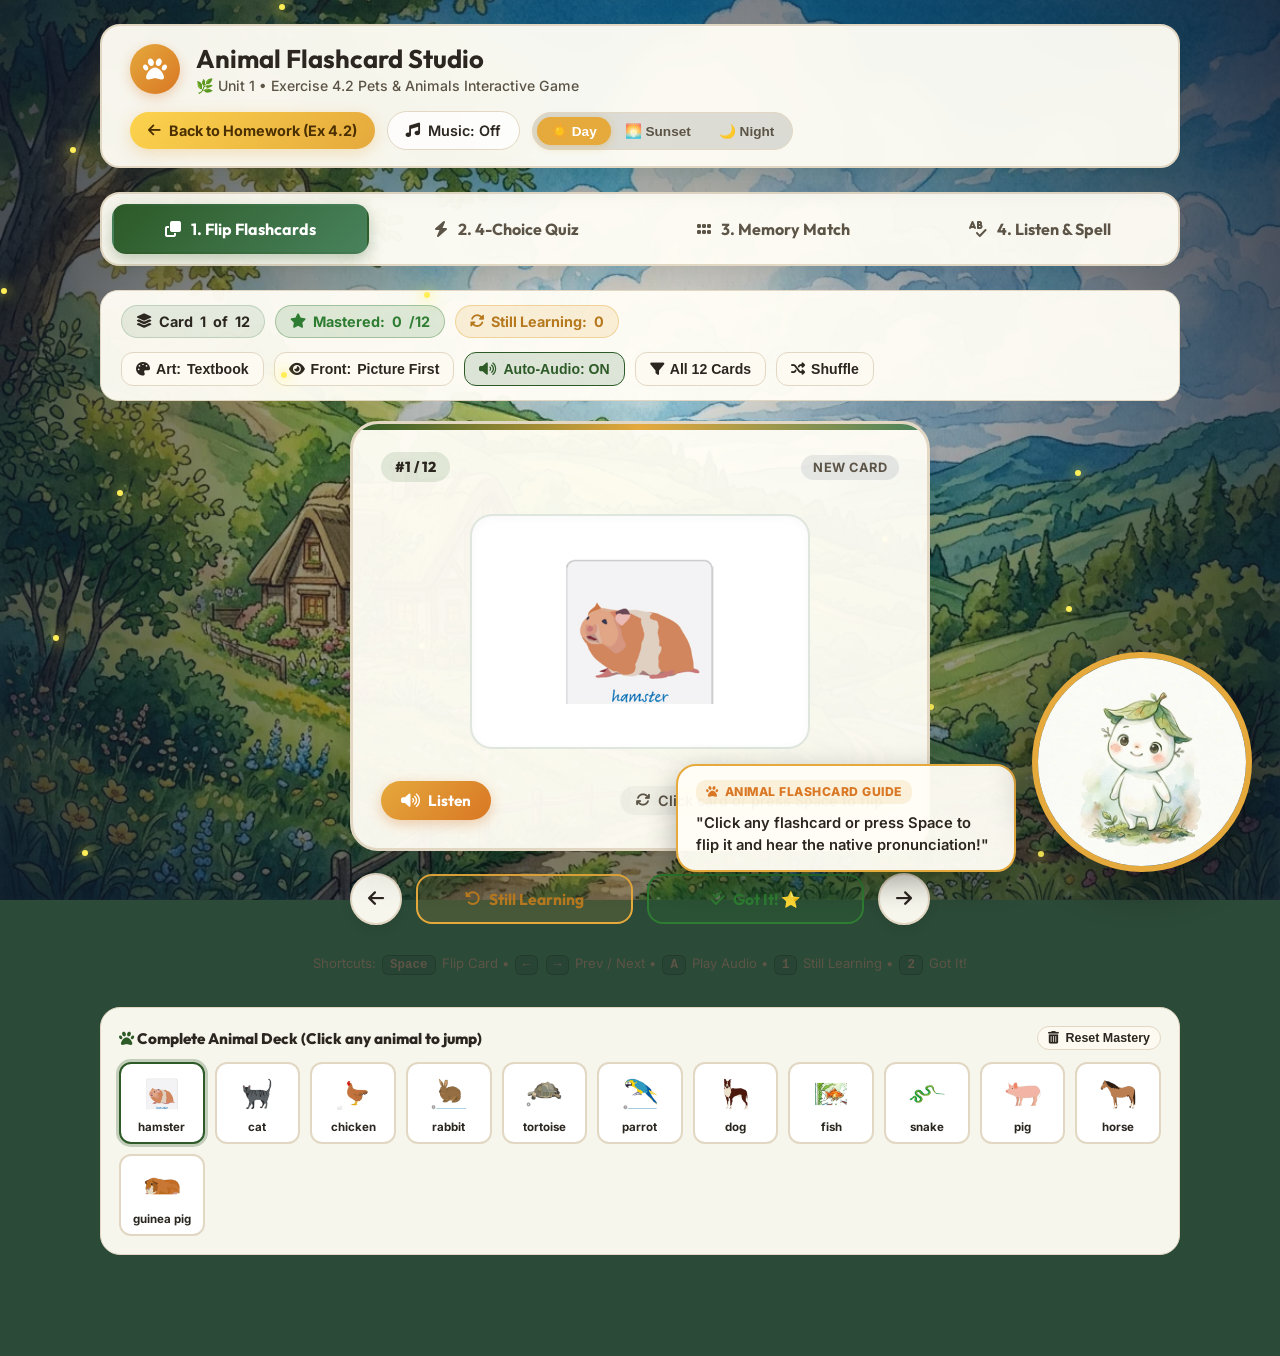
<file: animal_flashcards.html>
<!DOCTYPE html>
<html lang="en">
<head>
  <meta charset="UTF-8">
  <meta name="viewport" content="width=device-width, initial-scale=1.0">
  <title>Animal Flashcard Game • Unit 1 Pets & Animals | Teacher Lewis's Practice Book</title>

  <!-- Early Theme Init to prevent white flash (FOUC) -->
  <script>
    (function() {
      try {
        var t = localStorage.getItem('ghibli_theme') || 'day';
        if (t !== 'day') document.documentElement.className = 'theme-' + t;
      } catch(e) {}
    })();
  </script>

  <!-- Local Stylesheets -->
  <link rel="stylesheet" href="ghibli_page12.css">
  <link rel="stylesheet" href="ghibli_theme.css">

  <!-- External Fonts & Icons -->
  <link rel="preconnect" href="https://fonts.googleapis.com">
  <link rel="preconnect" href="https://fonts.gstatic.com" crossorigin>
  <link href="https://fonts.googleapis.com/css2?family=Inter:wght@400;500;600;700;800&family=Outfit:wght@500;600;700;800&display=swap" rel="stylesheet">
  <link rel="stylesheet" href="https://cdnjs.cloudflare.com/ajax/libs/font-awesome/6.4.0/css/all.min.css">

  <style>
    /* ==========================================================================
       Animal Flashcard Studio - Custom Styles
       ========================================================================== */
    .flashcard-hero {
      display: flex;
      align-items: center;
      justify-content: space-between;
      gap: 20px;
      padding: 24px 30px;
      background: var(--ghibli-card-bg, rgba(255, 253, 245, 0.96));
      border: 2px solid var(--ghibli-border, #e2d7c3);
      border-radius: 24px;
      box-shadow: var(--ghibli-shadow);
      margin-bottom: 24px;
      flex-wrap: wrap;
    }

    .mode-tabs-bar {
      display: flex;
      gap: 10px;
      flex-wrap: wrap;
      justify-content: center;
      margin-bottom: 24px;
      background: var(--ghibli-card-bg);
      padding: 10px;
      border-radius: 20px;
      border: 2px solid var(--ghibli-border);
      box-shadow: 0 6px 20px rgba(0, 0, 0, 0.06);
    }

    .mode-tab-btn {
      flex: 1;
      min-width: 170px;
      display: flex;
      align-items: center;
      justify-content: center;
      gap: 10px;
      padding: 13px 20px;
      border-radius: 14px;
      border: 2px solid transparent;
      background: transparent;
      color: var(--ghibli-text-muted);
      font-family: var(--font-heading);
      font-size: 1rem;
      font-weight: 700;
      cursor: pointer;
      transition: all 0.22s ease;
    }

    .mode-tab-btn:hover {
      background: rgba(72, 130, 92, 0.1);
      color: var(--ghibli-text-main);
      transform: translateY(-1px);
    }

    .mode-tab-btn.active {
      background: linear-gradient(135deg, #2d5a27, #48825c);
      color: #ffffff;
      box-shadow: 0 6px 16px rgba(45, 90, 39, 0.3);
    }

    /* Stats & Toolbar Row */
    .game-toolbar {
      display: flex;
      align-items: center;
      justify-content: space-between;
      gap: 14px;
      flex-wrap: wrap;
      margin-bottom: 20px;
      padding: 14px 20px;
      background: var(--ghibli-card-bg);
      border-radius: 18px;
      border: 1.5px solid var(--ghibli-border);
    }

    .stat-pills-group {
      display: flex;
      align-items: center;
      gap: 10px;
      flex-wrap: wrap;
    }

    .stat-pill {
      display: inline-flex;
      align-items: center;
      gap: 7px;
      padding: 7px 14px;
      border-radius: 99px;
      font-weight: 700;
      font-size: 0.9rem;
      background: rgba(72, 130, 92, 0.12);
      color: var(--ghibli-text-main);
      border: 1px solid rgba(72, 130, 92, 0.25);
    }

    .stat-pill.gold {
      background: rgba(229, 169, 60, 0.16);
      border-color: rgba(229, 169, 60, 0.4);
      color: #b7791f;
    }

    body.theme-night .stat-pill.gold {
      color: #fbd38d;
    }

    .stat-pill.success {
      background: rgba(46, 125, 50, 0.15);
      border-color: rgba(46, 125, 50, 0.35);
      color: #2e7d32;
    }

    body.theme-night .stat-pill.success {
      color: #81c784;
    }

    .toolbar-controls {
      display: flex;
      align-items: center;
      gap: 10px;
      flex-wrap: wrap;
    }

    .mini-ctrl-btn {
      display: inline-flex;
      align-items: center;
      gap: 6px;
      padding: 8px 14px;
      border-radius: 12px;
      border: 1.5px solid var(--ghibli-border);
      background: var(--ghibli-parchment);
      color: var(--ghibli-text-main);
      font-weight: 600;
      font-size: 0.88rem;
      cursor: pointer;
      transition: all 0.2s ease;
    }

    .mini-ctrl-btn:hover {
      border-color: var(--ghibli-accent-green);
      transform: translateY(-1px);
    }

    .mini-ctrl-btn.active {
      background: rgba(72, 130, 92, 0.18);
      border-color: #2d5a27;
      color: #2d5a27;
    }

    body.theme-night .mini-ctrl-btn.active {
      color: #81c784;
      border-color: #81c784;
    }

    /* ==========================================================================
       MODE 1: 3D FLIP FLASHCARD STAGE
       ========================================================================== */
    .flashcard-stage-wrap {
      display: flex;
      flex-direction: column;
      align-items: center;
      gap: 22px;
    }

    .flashcard-scene {
      width: 100%;
      max-width: 580px;
      height: 430px;
      perspective: 1400px;
      cursor: pointer;
      user-select: none;
      position: relative;
    }

    .flashcard-3d {
      width: 100%;
      height: 100%;
      position: relative;
      transform-style: preserve-3d;
      transition: transform 0.62s cubic-bezier(0.34, 1.45, 0.64, 1);
      border-radius: 28px;
      box-shadow: 0 18px 42px rgba(0, 0, 0, 0.14);
    }

    .flashcard-3d.is-flipped {
      transform: rotateY(180deg);
    }

    .flashcard-face {
      position: absolute;
      inset: 0;
      backface-visibility: hidden;
      -webkit-backface-visibility: hidden;
      border-radius: 28px;
      background: var(--ghibli-card-bg, #ffffff);
      border: 3px solid var(--ghibli-border, #e2d7c3);
      padding: 28px;
      display: flex;
      flex-direction: column;
      align-items: center;
      justify-content: space-between;
      overflow: hidden;
    }

    .flashcard-face::before {
      content: '';
      position: absolute;
      top: 0;
      left: 0;
      right: 0;
      height: 6px;
      background: linear-gradient(90deg, #2d5a27, #e5a93c, #48825c);
    }

    .flashcard-back {
      transform: rotateY(180deg);
      border-color: #48825c;
    }

    .card-top-bar {
      width: 100%;
      display: flex;
      align-items: center;
      justify-content: space-between;
      gap: 10px;
    }

    .card-index-badge {
      padding: 6px 14px;
      border-radius: 99px;
      background: rgba(45, 90, 39, 0.12);
      color: var(--ghibli-text-main);
      font-family: var(--font-heading);
      font-weight: 800;
      font-size: 0.9rem;
    }

    .card-status-tag {
      padding: 5px 12px;
      border-radius: 99px;
      font-size: 0.8rem;
      font-weight: 700;
      text-transform: uppercase;
      letter-spacing: 0.5px;
    }

    .card-status-tag.mastered {
      background: rgba(46, 125, 50, 0.16);
      color: #2e7d32;
    }

    .card-status-tag.learning {
      background: rgba(229, 169, 60, 0.2);
      color: #b7791f;
    }

    .card-status-tag.unseen {
      background: rgba(100, 116, 139, 0.14);
      color: var(--ghibli-text-muted);
    }

    .card-image-box {
      width: 100%;
      max-width: 340px;
      height: 235px;
      background: #ffffff;
      border-radius: 22px;
      border: 2px solid rgba(45, 90, 39, 0.15);
      display: flex;
      align-items: center;
      justify-content: center;
      padding: 18px;
      box-shadow: inset 0 2px 10px rgba(0, 0, 0, 0.03);
      position: relative;
      transition: transform 0.3s ease;
    }

    .flashcard-scene:hover .card-image-box {
      transform: scale(1.02);
    }

    .card-image-box img {
      max-width: 92%;
      max-height: 92%;
      object-fit: contain;
      transition: all 0.25s ease;
    }

    .card-flip-hint {
      display: flex;
      align-items: center;
      gap: 8px;
      font-size: 0.9rem;
      color: var(--ghibli-text-muted);
      font-weight: 600;
      padding: 6px 16px;
      border-radius: 99px;
      background: rgba(0, 0, 0, 0.04);
    }

    body.theme-night .card-flip-hint {
      background: rgba(255, 255, 255, 0.08);
    }

    /* Back of Flashcard */
    .back-content-main {
      display: flex;
      flex-direction: column;
      align-items: center;
      text-align: center;
      gap: 10px;
      width: 100%;
    }

    .back-thumb-row {
      display: flex;
      align-items: center;
      gap: 16px;
      justify-content: center;
    }

    .back-mini-img {
      width: 84px;
      height: 84px;
      background: #ffffff;
      border-radius: 16px;
      border: 2px solid rgba(45, 90, 39, 0.2);
      padding: 8px;
      object-fit: contain;
    }

    .animal-word-title {
      font-family: var(--font-heading);
      font-size: 2.5rem;
      font-weight: 800;
      color: #2d5a27;
      line-height: 1.1;
      letter-spacing: -0.5px;
    }

    body.theme-night .animal-word-title {
      color: #81c784;
    }

    .animal-ipa {
      font-size: 1.05rem;
      color: var(--ghibli-text-muted);
      font-weight: 600;
      font-family: 'Inter', sans-serif;
    }

    .animal-grammar-chips {
      display: flex;
      gap: 8px;
      flex-wrap: wrap;
      justify-content: center;
      margin-top: 2px;
    }

    .grammar-chip {
      padding: 4px 12px;
      border-radius: 99px;
      font-size: 0.82rem;
      font-weight: 700;
      background: rgba(72, 130, 92, 0.12);
      color: var(--ghibli-text-main);
      border: 1px solid rgba(72, 130, 92, 0.25);
    }

    .animal-sentence-box {
      width: 100%;
      padding: 12px 16px;
      border-radius: 14px;
      background: rgba(45, 90, 39, 0.07);
      border: 1px dashed rgba(45, 90, 39, 0.3);
      font-size: 0.98rem;
      color: var(--ghibli-text-main);
      font-style: italic;
    }

    body.theme-night .animal-sentence-box {
      background: rgba(255, 255, 255, 0.06);
      border-color: rgba(255, 255, 255, 0.2);
    }

    .card-audio-actions {
      display: flex;
      align-items: center;
      justify-content: center;
      gap: 12px;
      width: 100%;
      flex-wrap: wrap;
    }

    .big-audio-btn {
      display: inline-flex;
      align-items: center;
      gap: 8px;
      padding: 10px 20px;
      border-radius: 99px;
      border: none;
      background: linear-gradient(135deg, #e5a93c, #d97724);
      color: #ffffff;
      font-family: var(--font-heading);
      font-weight: 700;
      font-size: 0.95rem;
      cursor: pointer;
      box-shadow: 0 4px 14px rgba(217, 119, 36, 0.35);
      transition: all 0.2s ease;
    }

    .big-audio-btn:hover {
      transform: translateY(-2px) scale(1.03);
      box-shadow: 0 6px 18px rgba(217, 119, 36, 0.45);
    }

    .big-audio-btn.playing {
      animation: pulse-gold 1s infinite alternate;
    }

    @keyframes pulse-gold {
      from { box-shadow: 0 0 0 0 rgba(229, 169, 60, 0.6); }
      to { box-shadow: 0 0 0 10px rgba(229, 169, 60, 0); }
    }

    /* Navigation & Confidence Controls below Card */
    .flashcard-controls-row {
      display: flex;
      align-items: center;
      justify-content: center;
      gap: 14px;
      flex-wrap: wrap;
      width: 100%;
      max-width: 580px;
    }

    .nav-circle-btn {
      width: 52px;
      height: 52px;
      border-radius: 50%;
      border: 2px solid var(--ghibli-border);
      background: var(--ghibli-card-bg);
      color: var(--ghibli-text-main);
      font-size: 1.15rem;
      display: flex;
      align-items: center;
      justify-content: center;
      cursor: pointer;
      transition: all 0.2s ease;
      box-shadow: 0 4px 12px rgba(0, 0, 0, 0.06);
    }

    .nav-circle-btn:hover {
      border-color: #2d5a27;
      background: #2d5a27;
      color: #ffffff;
      transform: translateY(-2px);
    }

    .rate-btn {
      flex: 1;
      min-width: 145px;
      padding: 13px 20px;
      border-radius: 16px;
      font-family: var(--font-heading);
      font-weight: 700;
      font-size: 0.98rem;
      cursor: pointer;
      display: flex;
      align-items: center;
      justify-content: center;
      gap: 8px;
      transition: all 0.2s ease;
    }

    .rate-btn.learning {
      background: rgba(229, 169, 60, 0.15);
      border: 2px solid #e5a93c;
      color: #b7791f;
    }

    body.theme-night .rate-btn.learning {
      color: #fbd38d;
    }

    .rate-btn.learning:hover {
      background: #e5a93c;
      color: #ffffff;
      transform: translateY(-2px);
    }

    .rate-btn.mastered {
      background: rgba(46, 125, 50, 0.15);
      border: 2px solid #2e7d32;
      color: #2e7d32;
    }

    body.theme-night .rate-btn.mastered {
      color: #81c784;
    }

    .rate-btn.mastered:hover {
      background: #2e7d32;
      color: #ffffff;
      transform: translateY(-2px);
    }

    /* Deck Strip Grid */
    .deck-overview-strip {
      width: 100%;
      background: var(--ghibli-card-bg);
      border: 1.5px solid var(--ghibli-border);
      border-radius: 20px;
      padding: 18px;
      margin-top: 10px;
    }

    .deck-strip-grid {
      display: grid;
      grid-template-columns: repeat(auto-fill, minmax(82px, 1fr));
      gap: 10px;
      margin-top: 12px;
    }

    .deck-mini-card {
      background: #ffffff;
      border: 2px solid var(--ghibli-border);
      border-radius: 12px;
      padding: 8px 6px;
      display: flex;
      flex-direction: column;
      align-items: center;
      gap: 4px;
      cursor: pointer;
      transition: all 0.2s ease;
      position: relative;
    }

    body.theme-night .deck-mini-card {
      background: #1e2c38;
    }

    .deck-mini-card:hover {
      transform: translateY(-2px);
      border-color: #48825c;
    }

    .deck-mini-card.current {
      border-color: #2d5a27;
      box-shadow: 0 0 0 3px rgba(45, 90, 39, 0.25);
    }

    .deck-mini-card.mastered {
      border-color: #2e7d32;
      background: rgba(46, 125, 50, 0.08);
    }

    .deck-mini-card.learning {
      border-color: #e5a93c;
      background: rgba(229, 169, 60, 0.08);
    }

    .deck-mini-card img {
      width: 44px;
      height: 44px;
      object-fit: contain;
    }

    .deck-mini-label {
      font-size: 0.72rem;
      font-weight: 700;
      color: var(--ghibli-text-main);
      text-align: center;
      white-space: nowrap;
      overflow: hidden;
      text-overflow: ellipsis;
      width: 100%;
    }

    /* ==========================================================================
       MODE 2: 4-CHOICE SPEED QUIZ
       ========================================================================== */
    .quiz-stage {
      max-width: 680px;
      margin: 0 auto;
      background: var(--ghibli-card-bg);
      border: 2px solid var(--ghibli-border);
      border-radius: 26px;
      padding: 28px;
      box-shadow: var(--ghibli-shadow);
      text-align: center;
    }

    .quiz-prompt-box {
      width: 100%;
      max-width: 320px;
      height: 210px;
      margin: 16px auto;
      background: #ffffff;
      border-radius: 20px;
      border: 2px solid rgba(45, 90, 39, 0.16);
      display: flex;
      align-items: center;
      justify-content: center;
      padding: 16px;
      position: relative;
    }

    .quiz-prompt-box img {
      max-width: 90%;
      max-height: 90%;
      object-fit: contain;
    }

    .quiz-options-grid {
      display: grid;
      grid-template-columns: repeat(2, 1fr);
      gap: 14px;
      margin-top: 20px;
    }

    .quiz-option-btn {
      padding: 16px 20px;
      border-radius: 16px;
      border: 2px solid var(--ghibli-border);
      background: var(--ghibli-parchment);
      color: var(--ghibli-text-main);
      font-family: var(--font-heading);
      font-size: 1.15rem;
      font-weight: 700;
      cursor: pointer;
      transition: all 0.2s ease;
      display: flex;
      align-items: center;
      justify-content: center;
      gap: 10px;
    }

    .quiz-option-btn:hover:not(:disabled) {
      border-color: #2d5a27;
      transform: translateY(-2px);
      box-shadow: 0 6px 14px rgba(0, 0, 0, 0.07);
    }

    .quiz-option-btn.correct {
      background: #2e7d32 !important;
      border-color: #1b5e20 !important;
      color: #ffffff !important;
    }

    .quiz-option-btn.wrong {
      background: #c62828 !important;
      border-color: #8e0000 !important;
      color: #ffffff !important;
    }

    /* ==========================================================================
       MODE 3: MEMORY MATCH PAIRS GAME
       ========================================================================== */
    .memory-grid {
      display: grid;
      grid-template-columns: repeat(4, 1fr);
      gap: 14px;
      max-width: 780px;
      margin: 0 auto;
    }

    @media (max-width: 640px) {
      .memory-grid {
        grid-template-columns: repeat(3, 1fr);
      }
      .quiz-options-grid {
        grid-template-columns: 1fr;
      }
    }

    .memory-card {
      height: 130px;
      perspective: 900px;
      cursor: pointer;
      user-select: none;
    }

    .memory-card-inner {
      width: 100%;
      height: 100%;
      position: relative;
      transform-style: preserve-3d;
      transition: transform 0.45s cubic-bezier(0.34, 1.45, 0.64, 1);
      border-radius: 18px;
    }

    .memory-card.flipped .memory-card-inner,
    .memory-card.matched .memory-card-inner {
      transform: rotateY(180deg);
    }

    .memory-face {
      position: absolute;
      inset: 0;
      backface-visibility: hidden;
      -webkit-backface-visibility: hidden;
      border-radius: 18px;
      display: flex;
      flex-direction: column;
      align-items: center;
      justify-content: center;
      padding: 10px;
      border: 2px solid var(--ghibli-border);
      box-shadow: 0 4px 12px rgba(0, 0, 0, 0.06);
    }

    .memory-front {
      background: linear-gradient(135deg, #2d5a27, #48825c);
      color: rgba(255, 255, 255, 0.9);
      font-size: 1.8rem;
    }

    .memory-back {
      transform: rotateY(180deg);
      background: #ffffff;
      color: #2b261f;
    }

    .memory-card.matched .memory-back {
      border-color: #2e7d32;
      background: rgba(46, 125, 50, 0.12);
      box-shadow: 0 0 0 3px rgba(46, 125, 50, 0.25);
    }

    .memory-back img {
      max-width: 85%;
      max-height: 80px;
      object-fit: contain;
    }

    .memory-word-text {
      font-family: var(--font-heading);
      font-weight: 800;
      font-size: 1.15rem;
      color: #2d5a27;
      text-align: center;
    }

    /* ==========================================================================
       MODE 4: SPELLING BEE SCRAMBLE
       ========================================================================== */
    .spelling-slots-row {
      display: flex;
      gap: 8px;
      justify-content: center;
      flex-wrap: wrap;
      margin: 20px 0;
      min-height: 54px;
    }

    .letter-slot {
      width: 44px;
      height: 52px;
      border-radius: 12px;
      border: 2.5px dashed rgba(45, 90, 39, 0.4);
      background: var(--ghibli-parchment);
      display: flex;
      align-items: center;
      justify-content: center;
      font-family: var(--font-heading);
      font-size: 1.4rem;
      font-weight: 800;
      color: var(--ghibli-text-main);
      text-transform: lowercase;
      cursor: pointer;
      transition: all 0.18s ease;
    }

    .letter-slot.filled {
      border-style: solid;
      border-color: #2d5a27;
      background: rgba(45, 90, 39, 0.1);
    }

    .letter-slot.space-slot {
      width: 24px;
      border: none;
      background: transparent;
      cursor: default;
    }

    .letter-slot.correct {
      background: #2e7d32;
      border-color: #1b5e20;
      color: #ffffff;
    }

    .letter-tiles-pool {
      display: flex;
      gap: 10px;
      justify-content: center;
      flex-wrap: wrap;
      margin: 18px 0;
    }

    .letter-tile-btn {
      width: 46px;
      height: 48px;
      border-radius: 12px;
      border: 2px solid var(--ghibli-border);
      background: #ffffff;
      color: #2b261f;
      font-family: var(--font-heading);
      font-size: 1.3rem;
      font-weight: 800;
      cursor: pointer;
      box-shadow: 0 4px 8px rgba(0, 0, 0, 0.08);
      transition: all 0.15s ease;
    }

    .letter-tile-btn:hover:not(:disabled) {
      transform: translateY(-2px);
      border-color: #2d5a27;
    }

    .letter-tile-btn:disabled {
      opacity: 0.25;
      cursor: default;
      transform: none;
    }

    .hidden-panel {
      display: none !important;
    }

    .kbd-shortcut-bar {
      text-align: center;
      font-size: 0.82rem;
      color: var(--ghibli-text-muted);
      margin-top: 8px;
    }

    .kbd-key {
      display: inline-block;
      padding: 2px 7px;
      border-radius: 6px;
      background: rgba(0, 0, 0, 0.07);
      border: 1px solid rgba(0, 0, 0, 0.15);
      font-family: monospace;
      font-weight: 700;
      font-size: 0.78rem;
      margin: 0 2px;
    }

    body.theme-night .kbd-key {
      background: rgba(255, 255, 255, 0.12);
      border-color: rgba(255, 255, 255, 0.25);
    }
  </style>
</head>
<body class="theme-day">
  <div class="ghibli-bg-overlay"></div>
  <div class="ghibli-vignette"></div>
  <div id="firefliesContainer"></div>

  <div class="ghibli-container">
    <!-- Top Header -->
    <header class="ghibli-header">
      <a href="index.html" class="ghibli-brand" style="text-decoration:none; color:inherit;">
        <div class="ghibli-logo-badge"><i class="fa-solid fa-paw"></i></div>
        <div class="ghibli-title-wrap">
          <h1>Animal Flashcard Studio</h1>
          <span class="ghibli-subtitle">🌿 Unit 1 • Exercise 4.2 Pets &amp; Animals Interactive Game</span>
        </div>
      </a>
      <div class="ghibli-header-actions">
        <a href="index.html#page-19" class="ghibli-btn ghibli-btn-gold"><i class="fa-solid fa-arrow-left"></i> Back to Homework (Ex 4.2)</a>
        
        <button class="ghibli-btn ghibli-btn-secondary" id="toggleAmbientBtn" title="Toggle Background Music">
          <i class="fa-solid fa-music"></i> <span class="bgm-btn-text">Music: Off</span>
        </button>
        <div class="tod-group">
          <button class="tod-btn active" data-theme="day">☀️ Day</button>
          <button class="tod-btn" data-theme="sunset">🌅 Sunset</button>
          <button class="tod-btn" data-theme="night">🌙 Night</button>
        </div>
      </div>
    </header>

    <!-- Game Mode Selector Tabs -->
    <nav class="mode-tabs-bar" aria-label="Flashcard Game Modes">
      <button class="mode-tab-btn active" data-mode="flip">
        <i class="fa-solid fa-clone"></i> 1. Flip Flashcards
      </button>
      <button class="mode-tab-btn" data-mode="quiz">
        <i class="fa-solid fa-bolt"></i> 2. 4-Choice Quiz
      </button>
      <button class="mode-tab-btn" data-mode="memory">
        <i class="fa-solid fa-grip"></i> 3. Memory Match
      </button>
      <button class="mode-tab-btn" data-mode="spelling">
        <i class="fa-solid fa-spell-check"></i> 4. Listen &amp; Spell
      </button>
    </nav>

    <!-- ====================================================================
         MODE 1: 3D FLIP FLASHCARDS
         ==================================================================== -->
    <section id="mode-flip" class="game-mode-section">
      <div class="game-toolbar">
        <div class="stat-pills-group">
          <span class="stat-pill"><i class="fa-solid fa-layer-group"></i> Card <span id="flipCurrentIdx">1</span> of <span id="flipTotalCount">12</span></span>
          <span class="stat-pill success"><i class="fa-solid fa-star"></i> Mastered: <span id="flipMasteredCount">0</span>/12</span>
          <span class="stat-pill gold"><i class="fa-solid fa-rotate"></i> Still Learning: <span id="flipLearningCount">0</span></span>
        </div>
        <div class="toolbar-controls">
          <button class="mini-ctrl-btn" id="toggleArtStyleBtn" title="Switch between Textbook Clean Art and Watercolor Illustrations">
            <i class="fa-solid fa-palette"></i> Art: <span id="artStyleLabel">Textbook</span>
          </button>
          <button class="mini-ctrl-btn" id="toggleFrontSideBtn" title="Choose whether Picture or Word appears on the front">
            <i class="fa-solid fa-eye"></i> Front: <span id="frontSideLabel">Picture First</span>
          </button>
          <button class="mini-ctrl-btn active" id="toggleAutoAudioBtn" title="Automatically play native audio when flipping card">
            <i class="fa-solid fa-volume-high"></i> Auto-Audio: ON
          </button>
          <button class="mini-ctrl-btn" id="filterMissedBtn" title="Practice only cards marked Still Learning">
            <i class="fa-solid fa-filter"></i> <span id="filterMissedLabel">All 12 Cards</span>
          </button>
          <button class="mini-ctrl-btn" id="shuffleDeckBtn" title="Shuffle flashcards">
            <i class="fa-solid fa-shuffle"></i> Shuffle
          </button>
        </div>
      </div>

      <div class="flashcard-stage-wrap">
        <!-- 3D Flip Card -->
        <div class="flashcard-scene" id="flashcardScene" tabindex="0" role="button" aria-label="Animal Flashcard - Click or press Space to flip">
          <div class="flashcard-3d" id="flashcard3D">
            
            <!-- FRONT FACE -->
            <div class="flashcard-face flashcard-front">
              <div class="card-top-bar">
                <span class="card-index-badge" id="frontIndexBadge">#1 / 12</span>
                <span class="card-status-tag unseen" id="frontStatusTag">New Card</span>
              </div>

              <!-- Picture Front View -->
              <div class="card-image-box" id="frontImageContainer">
                <img id="frontAnimalImg" src="images/animals/clean/hamster.png" alt="Mystery Animal">
              </div>

              <!-- Word Front View (Hidden unless "Word First" is selected) -->
              <div id="frontWordContainer" class="hidden-panel" style="text-align:center;">
                <div class="animal-word-title" id="frontWordText" style="font-size: 3rem;">hamster</div>
                <div class="animal-ipa" id="frontIpaText">/ˈhæm.stər/</div>
              </div>

              <div style="display:flex; align-items:center; justify-content:space-between; width:100%; gap:12px;">
                <button class="big-audio-btn" id="frontAudioBtn" type="button" title="Listen to pronunciation">
                  <i class="fa-solid fa-volume-high"></i> Listen
                </button>
                <div class="card-flip-hint">
                  <i class="fa-solid fa-arrows-rotate"></i> Click card or press Space to flip
                </div>
              </div>
            </div>

            <!-- BACK FACE -->
            <div class="flashcard-face flashcard-back">
              <div class="card-top-bar">
                <span class="card-index-badge" id="backIndexBadge">#1 / 12</span>
                <span class="card-status-tag unseen" id="backStatusTag">New Card</span>
              </div>

              <div class="back-content-main">
                <div class="back-thumb-row">
                  <img id="backAnimalImg" class="back-mini-img" src="images/animals/clean/hamster.png" alt="Animal">
                  <div style="text-align: left;">
                    <div class="animal-word-title" id="backAnimalWord">hamster</div>
                    <div class="animal-ipa" id="backAnimalIpa">/ˈhæm.stər/</div>
                    <div class="animal-grammar-chips">
                      <span class="grammar-chip" id="backSingularChip">Singular: a hamster</span>
                      <span class="grammar-chip" id="backPluralChip">Plural: hamsters</span>
                    </div>
                  </div>
                </div>

                <div class="animal-sentence-box" id="backAnimalSentence">
                  "This is my pet <strong>hamster</strong>. He loves running on his wheel!"
                </div>
              </div>

              <div class="card-audio-actions">
                <button class="big-audio-btn" id="backAudioBtn" type="button">
                  <i class="fa-solid fa-volume-high"></i> Play Audio
                </button>
                <button class="mini-ctrl-btn" id="recVoiceBtn" type="button" title="Record your own pronunciation">
                  <i class="fa-solid fa-microphone"></i> <span id="recVoiceText">Record Voice</span>
                </button>
                <button class="mini-ctrl-btn hidden-panel" id="playMyVoiceBtn" type="button" title="Listen to your recording">
                  <i class="fa-solid fa-play"></i> My Voice
                </button>
              </div>
            </div>

          </div>
        </div>

        <!-- Navigation & Self-Rating Controls -->
        <div class="flashcard-controls-row">
          <button class="nav-circle-btn" id="prevCardBtn" title="Previous Card (Left Arrow)">
            <i class="fa-solid fa-arrow-left"></i>
          </button>

          <button class="rate-btn learning" id="markLearningBtn" title="Mark as Still Learning (Shortcut: 1)">
            <i class="fa-solid fa-rotate-left"></i> Still Learning
          </button>

          <button class="rate-btn mastered" id="markMasteredBtn" title="Mark as Got It! (Shortcut: 2)">
            <i class="fa-solid fa-check-double"></i> Got It! ⭐
          </button>

          <button class="nav-circle-btn" id="nextCardBtn" title="Next Card (Right Arrow)">
            <i class="fa-solid fa-arrow-right"></i>
          </button>
        </div>

        <div class="kbd-shortcut-bar">
          Shortcuts: <span class="kbd-key">Space</span> Flip Card • <span class="kbd-key">←</span> <span class="kbd-key">→</span> Prev / Next • <span class="kbd-key">A</span> Play Audio • <span class="kbd-key">1</span> Still Learning • <span class="kbd-key">2</span> Got It!
        </div>

        <!-- All 12 Cards Quick Deck Strip -->
        <div class="deck-overview-strip">
          <div style="display:flex; align-items:center; justify-content:space-between; flex-wrap:wrap; gap:8px;">
            <span style="font-family:var(--font-heading); font-weight:800; font-size:0.95rem; color:var(--ghibli-text-main);">
              <i class="fa-solid fa-paw" style="color:#2d5a27;"></i> Complete Animal Deck (Click any animal to jump)
            </span>
            <button class="mini-ctrl-btn" id="resetProgressBtn" style="padding:4px 10px; font-size:0.78rem;">
              <i class="fa-solid fa-trash-can"></i> Reset Mastery
            </button>
          </div>
          <div class="deck-strip-grid" id="deckStripGrid"></div>
        </div>
      </div>
    </section>

    <!-- ====================================================================
         MODE 2: 4-CHOICE SPEED QUIZ
         ==================================================================== -->
    <section id="mode-quiz" class="game-mode-section hidden-panel">
      <div class="game-toolbar">
        <div class="stat-pills-group">
          <span class="stat-pill"><i class="fa-solid fa-circle-question"></i> Question <span id="quizQNum">1</span> / 12</span>
          <span class="stat-pill success"><i class="fa-solid fa-check"></i> Score: <span id="quizScore">0</span></span>
          <span class="stat-pill gold"><i class="fa-solid fa-fire"></i> Streak: <span id="quizStreak">0</span> 🔥</span>
        </div>
        <div class="toolbar-controls">
          <button class="mini-ctrl-btn" id="restartQuizBtn">
            <i class="fa-solid fa-rotate-right"></i> New Quiz Round
          </button>
        </div>
      </div>

      <div class="quiz-stage" id="quizActiveView">
        <h3 style="font-family:var(--font-heading); font-size:1.35rem; font-weight:800;">
          What animal is this? Listen and choose the correct word!
        </h3>

        <div class="quiz-prompt-box">
          <img id="quizAnimalImg" src="images/animals/clean/cat.png" alt="Quiz Animal">
        </div>

        <button class="big-audio-btn" id="quizPlayAudioBtn" type="button" style="margin: 4px auto;">
          <i class="fa-solid fa-volume-high"></i> Listen to Clue
        </button>

        <div class="quiz-options-grid" id="quizOptionsGrid"></div>

        <div id="quizFeedbackMsg" style="min-height: 32px; margin-top: 16px; font-weight: 700; font-size: 1.05rem;"></div>
      </div>
    </section>

    <!-- ====================================================================
         MODE 3: MEMORY MATCH PAIRS GAME
         ==================================================================== -->
    <section id="mode-memory" class="game-mode-section hidden-panel">
      <div class="game-toolbar">
        <div class="stat-pills-group">
          <span class="stat-pill success"><i class="fa-solid fa-puzzle-piece"></i> Pairs Matched: <span id="memMatched">0</span> / <span id="memTotalPairs">6</span></span>
          <span class="stat-pill"><i class="fa-solid fa-hand-pointer"></i> Moves: <span id="memMoves">0</span></span>
          <span class="stat-pill gold"><i class="fa-solid fa-stopwatch"></i> Time: <span id="memTimer">0:00</span></span>
        </div>
        <div class="toolbar-controls">
          <button class="mini-ctrl-btn active" id="memSize6Btn" data-pairs="6">6 Pairs (12 Cards)</button>
          <button class="mini-ctrl-btn" id="memSize12Btn" data-pairs="12">All 12 Pairs (24 Cards)</button>
          <button class="mini-ctrl-btn" id="restartMemoryBtn">
            <i class="fa-solid fa-shuffle"></i> Deal New Board
          </button>
        </div>
      </div>

      <div class="memory-grid" id="memoryGrid"></div>
    </section>

    <!-- ====================================================================
         MODE 4: LISTEN & SPELL (SPELLING BEE)
         ==================================================================== -->
    <section id="mode-spelling" class="game-mode-section hidden-panel">
      <div class="game-toolbar">
        <div class="stat-pills-group">
          <span class="stat-pill"><i class="fa-solid fa-list-ol"></i> Word <span id="spellIndex">1</span> / 12</span>
          <span class="stat-pill success"><i class="fa-solid fa-star"></i> Solved: <span id="spellScore">0</span> / 12</span>
        </div>
        <div class="toolbar-controls">
          <button class="mini-ctrl-btn" id="spellHintBtn">
            <i class="fa-solid fa-lightbulb"></i> Give Me a Letter Hint
          </button>
          <button class="mini-ctrl-btn" id="spellClearBtn">
            <i class="fa-solid fa-eraser"></i> Clear Letters
          </button>
          <button class="mini-ctrl-btn" id="spellSkipBtn">
            <i class="fa-solid fa-forward"></i> Next Animal
          </button>
        </div>
      </div>

      <div class="quiz-stage">
        <h3 style="font-family:var(--font-heading); font-size:1.35rem; font-weight:800;">
          Tap the scrambled letters or type on your keyboard to spell the animal!
        </h3>

        <div class="quiz-prompt-box" style="height: 185px;">
          <img id="spellAnimalImg" src="images/animals/clean/rabbit.png" alt="Spell Animal">
        </div>

        <button class="big-audio-btn" id="spellPlayAudioBtn" type="button">
          <i class="fa-solid fa-volume-high"></i> Listen to Animal Name
        </button>

        <!-- Target Letter Slots -->
        <div class="spelling-slots-row" id="spellingSlotsRow"></div>

        <!-- Scrambled Letter Tiles -->
        <div class="letter-tiles-pool" id="spellingTilesPool"></div>

        <div id="spellFeedbackMsg" style="min-height: 30px; margin-top: 12px; font-weight: 700; font-size: 1.05rem;"></div>
      </div>
    </section>

  </div>

  <!-- Kodama Mascot Cheerleader Widget -->
  <div class="ghibli-mascot-container" id="ghibliMascotWidget">
    <div class="mascot-bubble-wrap">
      <div class="mascot-bubble" id="mascotBubble">
        <div class="mascot-action-chip"><i class="fa-solid fa-paw"></i> Animal Flashcard Guide</div>
        <div class="mascot-text" id="mascotTextContent">"Click any flashcard or press Space to flip it and hear the native pronunciation!"</div>
      </div>
    </div>
    <div class="mascot-avatar-wrap" id="mascotAvatarWrap">
      <img src="images/ghibli/mascot.webp" alt="Kodama Mascot" class="mascot-avatar" id="mascotAvatarImg" width="220" height="220">
    </div>
  </div>

  <!-- Audio Engine -->
  <script src="ghibli_audio.js"></script>

  <!-- Animal Flashcard Game Engine -->
  <script>
    (function () {
      'use strict';

      /* ------------------------------------------------------------------
         1. COMPLETE ANIMAL DATASET (All 12 Animals from Exercise 4.2)
         ------------------------------------------------------------------ */
      const ANIMALS = [
        {
          id: 'hamster',
          word: 'hamster',
          ipa: '/ˈhæm.stər/',
          singular: 'a hamster',
          plural: 'hamsters',
          cleanImg: 'images/animals/clean/hamster.png',
          artImg: 'images/animals/hamster.jpg',
          audio: 'audio/4/4_2_eg.mp3',
          sentence: 'This is my pet <strong>hamster</strong>. He loves running on his wheel!'
        },
        {
          id: 'cat',
          word: 'cat',
          ipa: '/kæt/',
          singular: 'a cat',
          plural: 'cats',
          cleanImg: 'images/animals/clean/cat.png',
          artImg: 'images/animals/cat.jpg',
          audio: 'audio/4/4_2_1.mp3',
          sentence: 'The gray <strong>cat</strong> is sleeping in the warm sun.'
        },
        {
          id: 'chicken',
          word: 'chicken',
          ipa: '/ˈtʃɪk.ɪn/',
          singular: 'a chicken',
          plural: 'chickens',
          cleanImg: 'images/animals/clean/chicken.png',
          artImg: 'images/animals/chicken.jpg',
          audio: 'audio/4/4_2_2.mp3',
          sentence: 'My grandmother keeps a brown <strong>chicken</strong> on her farm.'
        },
        {
          id: 'rabbit',
          word: 'rabbit',
          ipa: '/ˈræb.ɪt/',
          singular: 'a rabbit',
          plural: 'rabbits',
          cleanImg: 'images/animals/clean/rabbit.png',
          artImg: 'images/animals/rabbit.jpg',
          audio: 'audio/4/4_2_3.mp3',
          sentence: 'The fluffy <strong>rabbit</strong> has long ears and loves carrots.'
        },
        {
          id: 'tortoise',
          word: 'tortoise',
          ipa: '/ˈtɔːr.təs/',
          singular: 'a tortoise',
          plural: 'tortoises',
          cleanImg: 'images/animals/clean/tortoise.png',
          artImg: 'images/animals/tortoise.jpg',
          audio: 'audio/4/4_2_4.mp3',
          sentence: 'A <strong>tortoise</strong> walks very slowly and carries a hard shell.'
        },
        {
          id: 'parrot',
          word: 'parrot',
          ipa: '/ˈpær.ət/',
          singular: 'a parrot',
          plural: 'parrots',
          cleanImg: 'images/animals/clean/parrot.png',
          artImg: 'images/animals/parrot.jpg',
          audio: 'audio/4/4_2_5.mp3',
          sentence: 'Their colorful <strong>parrot</strong> can say "Hello!" to guests.'
        },
        {
          id: 'dog',
          word: 'dog',
          ipa: '/dɔːɡ/',
          singular: 'a dog',
          plural: 'dogs',
          cleanImg: 'images/animals/clean/dog.png',
          artImg: 'images/animals/dog.jpg',
          audio: 'audio/4/4_2_6.mp3',
          sentence: 'Our friendly <strong>dog</strong> loves playing fetch in the park.'
        },
        {
          id: 'fish',
          word: 'fish',
          ipa: '/fɪʃ/',
          singular: 'a fish',
          plural: 'fish',
          cleanImg: 'images/animals/clean/fish.png',
          artImg: 'images/animals/fish.jpg',
          audio: 'audio/4/4_2_7.mp3',
          sentence: 'Look at the bright orange <strong>fish</strong> swimming in the bowl!'
        },
        {
          id: 'snake',
          word: 'snake',
          ipa: '/sneɪk/',
          singular: 'a snake',
          plural: 'snakes',
          cleanImg: 'images/animals/clean/snake.png',
          artImg: 'images/animals/snake.jpg',
          audio: 'audio/4/4_2_8.mp3',
          sentence: 'The green <strong>snake</strong> slithers quietly through the grass.'
        },
        {
          id: 'pig',
          word: 'pig',
          ipa: '/pɪɡ/',
          singular: 'a pig',
          plural: 'pigs',
          cleanImg: 'images/animals/clean/pig.png',
          artImg: 'images/animals/clean/pig.png',
          audio: 'audio/4/4_2_9.mp3',
          sentence: 'The pink <strong>pig</strong> has a curly tail and lives on the farm.'
        },
        {
          id: 'horse',
          word: 'horse',
          ipa: '/hɔːrs/',
          singular: 'a horse',
          plural: 'horses',
          cleanImg: 'images/animals/clean/horse.png',
          artImg: 'images/animals/clean/horse.png',
          audio: 'audio/4/4_2_10.mp3',
          sentence: 'She rides her brown <strong>horse</strong> across the green field.'
        },
        {
          id: 'guinea_pig',
          word: 'guinea pig',
          ipa: '/ˈɡɪn.i ˌpɪɡ/',
          singular: 'a guinea pig',
          plural: 'guinea pigs',
          cleanImg: 'images/animals/clean/guinea_pig.png',
          artImg: 'images/animals/clean/guinea_pig.png',
          audio: 'audio/4/4_2_11.mp3',
          sentence: 'My little <strong>guinea pig</strong> squeaks happily when it sees lettuce.'
        }
      ];

      /* ------------------------------------------------------------------
         2. STATE & STORAGE
         ------------------------------------------------------------------ */
      const STORAGE_KEY = 'ghibli_animal_flashcards_status_v1';
      let masteryStatus = {}; // id -> 'mastered' | 'learning'
      try {
        masteryStatus = JSON.parse(localStorage.getItem(STORAGE_KEY) || '{}');
      } catch (e) {
        masteryStatus = {};
      }

      let currentMode = 'flip';
      let useWatercolorArt = false;
      let frontSideMode = 'picture'; // 'picture' | 'word'
      let autoPlayAudio = true;
      let filterMissedOnly = false;

      let activeDeck = [...ANIMALS];
      let currentCardIndex = 0;
      let isCardFlipped = false;

      // Audio player instance
      let currentAudioObj = null;

      // Voice Recorder state
      let mediaRecorder = null;
      let audioChunks = [];
      let recordedBlobs = {}; // animalId -> objectURL
      let isRecording = false;

      function saveMastery() {
        try {
          localStorage.setItem(STORAGE_KEY, JSON.stringify(masteryStatus));
        } catch (e) {}
      }

      function getAnimalImg(item) {
        return useWatercolorArt ? item.artImg : item.cleanImg;
      }

      function playNativeAudio(audioPath, btnEl = null) {
        if (currentAudioObj) {
          currentAudioObj.pause();
          currentAudioObj.currentTime = 0;
        }
        if (window.GhibliAudio && typeof window.GhibliAudio.duckBGM === 'function') {
          window.GhibliAudio.duckBGM();
        }
        const audio = new Audio(audioPath);
        currentAudioObj = audio;
        if (btnEl) btnEl.classList.add('playing');

        const cleanup = () => {
          if (btnEl) btnEl.classList.remove('playing');
          if (window.GhibliAudio && typeof window.GhibliAudio.unduckBGM === 'function') {
            window.GhibliAudio.unduckBGM();
          }
        };
        audio.addEventListener('ended', cleanup);
        audio.addEventListener('error', cleanup);
        audio.play().catch(cleanup);
      }

      function sayMascot(text) {
        const el = document.getElementById('mascotTextContent');
        if (el) el.innerHTML = '"' + text + '"';
      }

      function shuffleArray(arr) {
        const copy = [...arr];
        for (let i = copy.length - 1; i > 0; i--) {
          const j = Math.floor(Math.random() * (i + 1));
          [copy[i], copy[j]] = [copy[j], copy[i]];
        }
        return copy;
      }

      /* ------------------------------------------------------------------
         3. THEME & HEADER CONTROLS
         ------------------------------------------------------------------ */
      function initThemeAndHeader() {
        const savedTheme = localStorage.getItem('ghibli_theme') || 'day';
        applyTheme(savedTheme);

        document.querySelectorAll('.tod-btn').forEach(btn => {
          btn.addEventListener('click', () => {
            applyTheme(btn.dataset.theme);
          });
        });

        const bgmBtn = document.getElementById('toggleAmbientBtn');
        if (bgmBtn) {
          bgmBtn.addEventListener('click', () => {
            if (window.GhibliAudio) window.GhibliAudio.toggleBGM(bgmBtn);
          });
        }

        // Fireflies
        const container = document.getElementById('firefliesContainer');
        if (container) {
          for (let i = 0; i < 16; i++) {
            const f = document.createElement('div');
            f.className = 'firefly';
            f.style.left = Math.random() * 100 + 'vw';
            f.style.top = Math.random() * 100 + 'vh';
            f.style.animationDelay = (Math.random() * 5).toFixed(2) + 's';
            f.style.animationDuration = (4 + Math.random() * 4).toFixed(2) + 's';
            container.appendChild(f);
          }
        }
      }

      function applyTheme(theme) {
        document.body.classList.remove('theme-day', 'theme-sunset', 'theme-night');
        document.documentElement.classList.remove('theme-day', 'theme-sunset', 'theme-night');
        document.body.classList.add('theme-' + theme);
        if (theme !== 'day') document.documentElement.classList.add('theme-' + theme);
        localStorage.setItem('ghibli_theme', theme);

        document.querySelectorAll('.tod-btn').forEach(b => {
          b.classList.toggle('active', b.dataset.theme === theme);
        });
      }

      /* ------------------------------------------------------------------
         4. MODE 1: 3D FLIP FLASHCARDS LOGIC
         ------------------------------------------------------------------ */
      function renderFlipCard() {
        if (activeDeck.length === 0) {
          filterMissedOnly = false;
          document.getElementById('filterMissedBtn').classList.remove('active');
          document.getElementById('filterMissedLabel').textContent = 'All 12 Cards';
          activeDeck = [...ANIMALS];
          currentCardIndex = 0;
        }
        if (currentCardIndex >= activeDeck.length) currentCardIndex = 0;
        if (currentCardIndex < 0) currentCardIndex = activeDeck.length - 1;

        const item = activeDeck[currentCardIndex];
        const card3D = document.getElementById('flashcard3D');
        isCardFlipped = false;
        card3D.classList.remove('is-flipped');

        // Counters
        document.getElementById('flipCurrentIdx').textContent = currentCardIndex + 1;
        document.getElementById('flipTotalCount').textContent = activeDeck.length;
        const badgeText = `#${currentCardIndex + 1} / ${activeDeck.length}`;
        document.getElementById('frontIndexBadge').textContent = badgeText;
        document.getElementById('backIndexBadge').textContent = badgeText;

        // Status Tag
        const status = masteryStatus[item.id] || 'unseen';
        const statusLabels = {
          mastered: 'Mastered ⭐',
          learning: 'Still Learning 🔄',
          unseen: 'New Card'
        };
        ['frontStatusTag', 'backStatusTag'].forEach(id => {
          const el = document.getElementById(id);
          el.className = 'card-status-tag ' + status;
          el.textContent = statusLabels[status];
        });

        // Front content
        const frontImgContainer = document.getElementById('frontImageContainer');
        const frontWordContainer = document.getElementById('frontWordContainer');
        const imgUrl = getAnimalImg(item);

        document.getElementById('frontAnimalImg').src = imgUrl;
        document.getElementById('frontAnimalImg').alt = item.word;
        document.getElementById('frontWordText').textContent = item.word;
        document.getElementById('frontIpaText').textContent = item.ipa;

        if (frontSideMode === 'picture') {
          frontImgContainer.classList.remove('hidden-panel');
          frontWordContainer.classList.add('hidden-panel');
        } else {
          frontImgContainer.classList.add('hidden-panel');
          frontWordContainer.classList.remove('hidden-panel');
        }

        // Back content
        document.getElementById('backAnimalImg').src = imgUrl;
        document.getElementById('backAnimalWord').textContent = item.word;
        document.getElementById('backAnimalIpa').textContent = item.ipa;
        document.getElementById('backSingularChip').textContent = 'Singular: ' + item.singular;
        document.getElementById('backPluralChip').textContent = 'Plural: ' + item.plural;
        document.getElementById('backAnimalSentence').innerHTML = '"' + item.sentence + '"';

        // Voice recording button visibility
        const playMyVoiceBtn = document.getElementById('playMyVoiceBtn');
        if (recordedBlobs[item.id]) {
          playMyVoiceBtn.classList.remove('hidden-panel');
        } else {
          playMyVoiceBtn.classList.add('hidden-panel');
        }

        updateMasteryCounts();
        renderDeckStrip();
      }

      function flipCurrentCard() {
        const card3D = document.getElementById('flashcard3D');
        isCardFlipped = !isCardFlipped;
        card3D.classList.toggle('is-flipped', isCardFlipped);

        if (window.playGhibliWaterdrop) window.playGhibliWaterdrop();

        const item = activeDeck[currentCardIndex];
        if (isCardFlipped && autoPlayAudio && item) {
          setTimeout(() => {
            playNativeAudio(item.audio, document.getElementById('backAudioBtn'));
          }, 220);
        }
      }

      function markCurrentCard(state) {
        const item = activeDeck[currentCardIndex];
        if (!item) return;
        masteryStatus[item.id] = state;
        saveMastery();

        if (state === 'mastered') {
          if (window.playChimeSound) window.playChimeSound([523.25, 659.25, 783.99], 0.28);
          sayMascot(`Awesome! You mastered "${item.word}"! ⭐`);
        } else {
          if (window.playGhibliWaterdrop) window.playGhibliWaterdrop();
          sayMascot(`No problem! We'll keep practicing "${item.word}"!`);
        }

        const masteredTotal = ANIMALS.filter(a => masteryStatus[a.id] === 'mastered').length;
        if (masteredTotal === ANIMALS.length) {
          if (window.playFanfareChime) window.playFanfareChime();
          sayMascot('🎉 Incredible! You mastered all 12 animal flashcards! Try the Speed Quiz or Memory Match next!');
        }

        // Advance to next card
        currentCardIndex = (currentCardIndex + 1) % activeDeck.length;
        renderFlipCard();
      }

      function updateMasteryCounts() {
        const mastered = ANIMALS.filter(a => masteryStatus[a.id] === 'mastered').length;
        const learning = ANIMALS.filter(a => masteryStatus[a.id] === 'learning').length;
        document.getElementById('flipMasteredCount').textContent = mastered;
        document.getElementById('flipLearningCount').textContent = learning;
      }

      function renderDeckStrip() {
        const grid = document.getElementById('deckStripGrid');
        grid.innerHTML = '';
        const currentItem = activeDeck[currentCardIndex];

        ANIMALS.forEach((animal) => {
          const st = masteryStatus[animal.id] || '';
          const div = document.createElement('div');
          div.className = 'deck-mini-card ' + st + (currentItem && currentItem.id === animal.id ? ' current' : '');
          div.innerHTML = `
            <img src="${getAnimalImg(animal)}" alt="${animal.word}">
            <span class="deck-mini-label">${animal.word}</span>
          `;
          div.addEventListener('click', () => {
            const idxInActive = activeDeck.findIndex(a => a.id === animal.id);
            if (idxInActive !== -1) {
              currentCardIndex = idxInActive;
            } else {
              filterMissedOnly = false;
              document.getElementById('filterMissedBtn').classList.remove('active');
              document.getElementById('filterMissedLabel').textContent = 'All 12 Cards';
              activeDeck = [...ANIMALS];
              currentCardIndex = activeDeck.findIndex(a => a.id === animal.id);
            }
            renderFlipCard();
          });
          grid.appendChild(div);
        });
      }

      /* Voice Recorder for Flashcard Back */
      async function toggleVoiceRecording(e) {
        e.stopPropagation();
        const item = activeDeck[currentCardIndex];
        const recBtn = document.getElementById('recVoiceBtn');
        const recText = document.getElementById('recVoiceText');

        if (isRecording && mediaRecorder) {
          mediaRecorder.stop();
          isRecording = false;
          recBtn.classList.remove('active');
          recText.textContent = 'Record Voice';
          return;
        }

        if (!navigator.mediaDevices || !navigator.mediaDevices.getUserMedia) {
          sayMascot('Microphone access is not available in this browser window.');
          return;
        }

        try {
          const stream = await navigator.mediaDevices.getUserMedia({ audio: true });
          audioChunks = [];
          mediaRecorder = new MediaRecorder(stream);
          mediaRecorder.ondataavailable = evt => {
            if (evt.data.size > 0) audioChunks.push(evt.data);
          };
          mediaRecorder.onstop = () => {
            const blob = new Blob(audioChunks, { type: 'audio/webm' });
            recordedBlobs[item.id] = URL.createObjectURL(blob);
            stream.getTracks().forEach(t => t.stop());
            document.getElementById('playMyVoiceBtn').classList.remove('hidden-panel');
            sayMascot(`Recorded your voice for "${item.word}"! Click "My Voice" to listen!`);
          };
          mediaRecorder.start();
          isRecording = true;
          recBtn.classList.add('active');
          recText.textContent = 'Stop Rec 🔴';
          sayMascot(`Say "${item.word}" clearly into your microphone!`);
        } catch (err) {
          sayMascot('Could not access microphone. Please check browser permissions.');
        }
      }

      /* ------------------------------------------------------------------
         5. MODE 2: 4-CHOICE SPEED QUIZ
         ------------------------------------------------------------------ */
      let quizDeck = [];
      let quizIdx = 0;
      let quizScore = 0;
      let quizStreak = 0;
      let quizLocked = false;

      function startQuiz() {
        quizDeck = shuffleArray(ANIMALS);
        quizIdx = 0;
        quizScore = 0;
        quizStreak = 0;
        renderQuizQuestion();
      }

      function renderQuizQuestion() {
        quizLocked = false;
        document.getElementById('quizScore').textContent = quizScore;
        document.getElementById('quizStreak').textContent = quizStreak;

        if (quizIdx >= quizDeck.length) {
          if (window.playFanfareChime) window.playFanfareChime();
          const grid = document.getElementById('quizOptionsGrid');
          grid.innerHTML = '';
          document.getElementById('quizFeedbackMsg').innerHTML =
            `🎉 Quiz Complete! You scored <strong>${quizScore} / ${quizDeck.length}</strong>! Click "New Quiz Round" to play again!`;
          sayMascot(`Hurray! You finished the Animal Quiz with ${quizScore} out of ${quizDeck.length}!`);
          return;
        }

        const current = quizDeck[quizIdx];
        document.getElementById('quizQNum').textContent = quizIdx + 1;
        document.getElementById('quizAnimalImg').src = getAnimalImg(current);
        document.getElementById('quizFeedbackMsg').textContent = '';

        // Pick 3 distractors
        const others = shuffleArray(ANIMALS.filter(a => a.id !== current.id)).slice(0, 3);
        const options = shuffleArray([current, ...others]);

        const grid = document.getElementById('quizOptionsGrid');
        grid.innerHTML = '';
        options.forEach(opt => {
          const btn = document.createElement('button');
          btn.className = 'quiz-option-btn';
          btn.textContent = opt.word;
          btn.addEventListener('click', () => handleQuizAnswer(btn, opt, current));
          grid.appendChild(btn);
        });

        if (autoPlayAudio) {
          playNativeAudio(current.audio, document.getElementById('quizPlayAudioBtn'));
        }
      }

      function handleQuizAnswer(btn, chosen, correct) {
        if (quizLocked) return;
        quizLocked = true;

        const allBtns = document.querySelectorAll('#quizOptionsGrid .quiz-option-btn');
        allBtns.forEach(b => {
          b.disabled = true;
          if (b.textContent === correct.word) b.classList.add('correct');
        });

        if (chosen.id === correct.id) {
          quizScore++;
          quizStreak++;
          if (window.playChimeSound) window.playChimeSound([523.25, 659.25, 783.99], 0.25);
          playNativeAudio(correct.audio);
          document.getElementById('quizFeedbackMsg').innerHTML =
            `<span style="color:#2e7d32;">✅ Correct! That's <strong>${correct.singular}</strong>!</span>`;
          sayMascot(`Spot on! "${correct.word}"! Streak: ${quizStreak} 🔥`);
        } else {
          quizStreak = 0;
          btn.classList.add('wrong');
          playNativeAudio(correct.audio);
          document.getElementById('quizFeedbackMsg').innerHTML =
            `<span style="color:#c62828;">❌ Not quite! The correct answer is <strong>${correct.word}</strong>.</span>`;
          sayMascot(`Good try! That animal is "${correct.word}".`);
        }

        document.getElementById('quizScore').textContent = quizScore;
        document.getElementById('quizStreak').textContent = quizStreak;

        setTimeout(() => {
          quizIdx++;
          renderQuizQuestion();
        }, 1350);
      }

      /* ------------------------------------------------------------------
         6. MODE 3: MEMORY MATCH PAIRS GAME
         ------------------------------------------------------------------ */
      let memPairCount = 6;
      let memCards = [];
      let memFlipped = [];
      let memMatchedCount = 0;
      let memMoves = 0;
      let memLock = false;
      let memTimerInterval = null;
      let memSeconds = 0;

      function startMemoryGame(pairCount = memPairCount) {
        memPairCount = pairCount;
        document.getElementById('memSize6Btn').classList.toggle('active', pairCount === 6);
        document.getElementById('memSize12Btn').classList.toggle('active', pairCount === 12);

        const chosenAnimals = shuffleArray(ANIMALS).slice(0, pairCount);
        const deck = [];
        chosenAnimals.forEach(animal => {
          deck.push({ uid: animal.id + '_img', animal, type: 'image' });
          deck.push({ uid: animal.id + '_word', animal, type: 'word' });
        });

        memCards = shuffleArray(deck);
        memFlipped = [];
        memMatchedCount = 0;
        memMoves = 0;
        memLock = false;
        memSeconds = 0;

        document.getElementById('memMatched').textContent = '0';
        document.getElementById('memTotalPairs').textContent = String(pairCount);
        document.getElementById('memMoves').textContent = '0';
        document.getElementById('memTimer').textContent = '0:00';

        if (memTimerInterval) clearInterval(memTimerInterval);
        memTimerInterval = setInterval(() => {
          if (currentMode !== 'memory' || memMatchedCount >= memPairCount) return;
          memSeconds++;
          const m = Math.floor(memSeconds / 60);
          const s = String(memSeconds % 60).padStart(2, '0');
          document.getElementById('memTimer').textContent = `${m}:${s}`;
        }, 1000);

        const grid = document.getElementById('memoryGrid');
        grid.innerHTML = '';

        memCards.forEach((cardObj) => {
          const cardEl = document.createElement('div');
          cardEl.className = 'memory-card';
          const backContent = cardObj.type === 'image'
            ? `<img src="${getAnimalImg(cardObj.animal)}" alt="${cardObj.animal.word}">`
            : `<div class="memory-word-text">${cardObj.animal.word}</div><span style="font-size:0.75rem; color:#5c5446; margin-top:4px;"><i class="fa-solid fa-volume-high"></i> ${cardObj.animal.ipa}</span>`;

          cardEl.innerHTML = `
            <div class="memory-card-inner">
              <div class="memory-face memory-front"><i class="fa-solid fa-paw"></i></div>
              <div class="memory-face memory-back">${backContent}</div>
            </div>
          `;
          cardEl.addEventListener('click', () => onMemoryCardClick(cardEl, cardObj));
          grid.appendChild(cardEl);
        });
      }

      function onMemoryCardClick(cardEl, cardObj) {
        if (memLock) return;
        if (cardEl.classList.contains('flipped') || cardEl.classList.contains('matched')) return;

        cardEl.classList.add('flipped');
        if (cardObj.type === 'word') {
          playNativeAudio(cardObj.animal.audio);
        } else if (window.playGhibliWaterdrop) {
          window.playGhibliWaterdrop();
        }

        memFlipped.push({ cardEl, cardObj });

        if (memFlipped.length === 2) {
          memLock = true;
          memMoves++;
          document.getElementById('memMoves').textContent = String(memMoves);

          const [first, second] = memFlipped;
          if (first.cardObj.animal.id === second.cardObj.animal.id) {
            // Match!
            first.cardEl.classList.add('matched');
            second.cardEl.classList.add('matched');
            memMatchedCount++;
            document.getElementById('memMatched').textContent = String(memMatchedCount);
            playNativeAudio(first.cardObj.animal.audio);

            if (window.playChimeSound) window.playChimeSound([523.25, 659.25, 783.99], 0.25);
            sayMascot(`Matched "${first.cardObj.animal.word}"! 🐾`);

            memFlipped = [];
            memLock = false;

            if (memMatchedCount === memPairCount) {
              if (memTimerInterval) clearInterval(memTimerInterval);
              if (window.playFanfareChime) window.playFanfareChime();
              sayMascot(`🎉 Amazing! You matched all ${memPairCount} pairs in ${memMoves} moves!`);
            }
          } else {
            setTimeout(() => {
              first.cardEl.classList.remove('flipped');
              second.cardEl.classList.remove('flipped');
              memFlipped = [];
              memLock = false;
            }, 850);
          }
        }
      }

      /* ------------------------------------------------------------------
         7. MODE 4: LISTEN & SPELL (SPELLING BEE)
         ------------------------------------------------------------------ */
      let spellDeck = [];
      let spellIdx = 0;
      let spellScore = 0;
      let spellCurrentGuess = []; // array of { char, tileIndex }
      let spellScrambled = [];

      function startSpellingGame() {
        spellDeck = shuffleArray(ANIMALS);
        spellIdx = 0;
        spellScore = 0;
        renderSpellingWord();
      }

      function renderSpellingWord() {
        if (spellIdx >= spellDeck.length) spellIdx = 0;
        const item = spellDeck[spellIdx];
        document.getElementById('spellIndex').textContent = String(spellIdx + 1);
        document.getElementById('spellScore').textContent = String(spellScore);
        document.getElementById('spellAnimalImg').src = getAnimalImg(item);
        document.getElementById('spellFeedbackMsg').textContent = '';

        const lettersOnly = item.word.replace(/\s+/g, '').split('');
        spellScrambled = shuffleArray(lettersOnly.map((ch, idx) => ({ ch, idx })));
        spellCurrentGuess = [];

        renderSpellingUI();

        if (autoPlayAudio) {
          playNativeAudio(item.audio, document.getElementById('spellPlayAudioBtn'));
        }
      }

      function renderSpellingUI() {
        const item = spellDeck[spellIdx];
        const slotsRow = document.getElementById('spellingSlotsRow');
        const tilesPool = document.getElementById('spellingTilesPool');
        slotsRow.innerHTML = '';
        tilesPool.innerHTML = '';

        let letterCursor = 0;
        for (let i = 0; i < item.word.length; i++) {
          if (item.word[i] === ' ') {
            const sp = document.createElement('div');
            sp.className = 'letter-slot space-slot';
            slotsRow.appendChild(sp);
          } else {
            const pos = letterCursor;
            const slot = document.createElement('div');
            const guessEntry = spellCurrentGuess[pos];
            slot.className = 'letter-slot' + (guessEntry ? ' filled' : '');
            slot.textContent = guessEntry ? guessEntry.ch : '';
            if (guessEntry) {
              slot.addEventListener('click', () => {
                spellCurrentGuess.splice(pos, 1);
                renderSpellingUI();
              });
            }
            slotsRow.appendChild(slot);
            letterCursor++;
          }
        }

        const usedIndices = new Set(spellCurrentGuess.map(g => g.idx));
        spellScrambled.forEach(tileObj => {
          const btn = document.createElement('button');
          btn.className = 'letter-tile-btn';
          btn.textContent = tileObj.ch;
          btn.disabled = usedIndices.has(tileObj.idx);
          btn.addEventListener('click', () => {
            const targetLen = item.word.replace(/\s+/g, '').length;
            if (spellCurrentGuess.length < targetLen) {
              spellCurrentGuess.push(tileObj);
              renderSpellingUI();
              checkSpellingCompletion();
            }
          });
          tilesPool.appendChild(btn);
        });
      }

      function checkSpellingCompletion() {
        const item = spellDeck[spellIdx];
        const targetClean = item.word.replace(/\s+/g, '');
        if (spellCurrentGuess.length < targetClean.length) return;

        const formed = spellCurrentGuess.map(g => g.ch).join('');
        if (formed === targetClean) {
          spellScore++;
          document.getElementById('spellScore').textContent = String(spellScore);
          document.querySelectorAll('#spellingSlotsRow .letter-slot:not(.space-slot)').forEach(el => {
            el.classList.add('correct');
          });
          if (window.playChimeSound) window.playChimeSound([523.25, 659.25, 783.99], 0.3);
          playNativeAudio(item.audio);
          document.getElementById('spellFeedbackMsg').innerHTML =
            `<span style="color:#2e7d32;">✨ Correct! <strong>${item.word}</strong>!</span>`;
          sayMascot(`Great spelling! "${item.word}"!`);

          setTimeout(() => {
            spellIdx = (spellIdx + 1) % spellDeck.length;
            renderSpellingWord();
          }, 1300);
        } else {
          document.getElementById('spellFeedbackMsg').innerHTML =
            `<span style="color:#c62828;">Almost! Tap a letter slot to fix it or click "Clear Letters".</span>`;
        }
      }

      /* ------------------------------------------------------------------
         8. EVENT LISTENERS & INITIALIZATION
         ------------------------------------------------------------------ */
      function initEvents() {
        // Mode Tabs
        document.querySelectorAll('.mode-tab-btn').forEach(btn => {
          btn.addEventListener('click', () => {
            currentMode = btn.dataset.mode;
            document.querySelectorAll('.mode-tab-btn').forEach(b => b.classList.toggle('active', b === btn));
            document.querySelectorAll('.game-mode-section').forEach(sec => {
              sec.classList.toggle('hidden-panel', sec.id !== 'mode-' + currentMode);
            });

            if (currentMode === 'flip') renderFlipCard();
            if (currentMode === 'quiz') startQuiz();
            if (currentMode === 'memory') startMemoryGame(memPairCount);
            if (currentMode === 'spelling') startSpellingGame();
          });
        });

        // Mode 1: Flip Card Clicks
        const scene = document.getElementById('flashcardScene');
        scene.addEventListener('click', (e) => {
          if (e.target.closest('button')) return;
          flipCurrentCard();
        });

        document.getElementById('frontAudioBtn').addEventListener('click', (e) => {
          e.stopPropagation();
          const item = activeDeck[currentCardIndex];
          if (item) playNativeAudio(item.audio, e.currentTarget);
        });

        document.getElementById('backAudioBtn').addEventListener('click', (e) => {
          e.stopPropagation();
          const item = activeDeck[currentCardIndex];
          if (item) playNativeAudio(item.audio, e.currentTarget);
        });

        document.getElementById('recVoiceBtn').addEventListener('click', toggleVoiceRecording);
        document.getElementById('playMyVoiceBtn').addEventListener('click', (e) => {
          e.stopPropagation();
          const item = activeDeck[currentCardIndex];
          if (item && recordedBlobs[item.id]) {
            new Audio(recordedBlobs[item.id]).play();
          }
        });

        document.getElementById('prevCardBtn').addEventListener('click', () => {
          currentCardIndex = (currentCardIndex - 1 + activeDeck.length) % activeDeck.length;
          renderFlipCard();
        });

        document.getElementById('nextCardBtn').addEventListener('click', () => {
          currentCardIndex = (currentCardIndex + 1) % activeDeck.length;
          renderFlipCard();
        });

        document.getElementById('markLearningBtn').addEventListener('click', () => markCurrentCard('learning'));
        document.getElementById('markMasteredBtn').addEventListener('click', () => markCurrentCard('mastered'));

        // Toolbar buttons
        document.getElementById('toggleArtStyleBtn').addEventListener('click', (e) => {
          useWatercolorArt = !useWatercolorArt;
          e.currentTarget.classList.toggle('active', useWatercolorArt);
          document.getElementById('artStyleLabel').textContent = useWatercolorArt ? 'Watercolor' : 'Textbook';
          renderFlipCard();
        });

        document.getElementById('toggleFrontSideBtn').addEventListener('click', (e) => {
          frontSideMode = frontSideMode === 'picture' ? 'word' : 'picture';
          e.currentTarget.classList.toggle('active', frontSideMode === 'word');
          document.getElementById('frontSideLabel').textContent = frontSideMode === 'picture' ? 'Picture First' : 'Word First';
          renderFlipCard();
        });

        document.getElementById('toggleAutoAudioBtn').addEventListener('click', (e) => {
          autoPlayAudio = !autoPlayAudio;
          e.currentTarget.classList.toggle('active', autoPlayAudio);
          e.currentTarget.innerHTML = `<i class="fa-solid fa-volume-high"></i> Auto-Audio: ${autoPlayAudio ? 'ON' : 'OFF'}`;
        });

        document.getElementById('filterMissedBtn').addEventListener('click', (e) => {
          filterMissedOnly = !filterMissedOnly;
          if (filterMissedOnly) {
            const missed = ANIMALS.filter(a => masteryStatus[a.id] !== 'mastered');
            if (missed.length === 0) {
              filterMissedOnly = false;
              sayMascot('All 12 cards are already marked Mastered! Showing all 12 cards.');
              return;
            }
            activeDeck = missed;
            e.currentTarget.classList.add('active');
            document.getElementById('filterMissedLabel').textContent = `Learning (${missed.length})`;
          } else {
            activeDeck = [...ANIMALS];
            e.currentTarget.classList.remove('active');
            document.getElementById('filterMissedLabel').textContent = 'All 12 Cards';
          }
          currentCardIndex = 0;
          renderFlipCard();
        });

        document.getElementById('shuffleDeckBtn').addEventListener('click', () => {
          activeDeck = shuffleArray(activeDeck);
          currentCardIndex = 0;
          renderFlipCard();
          sayMascot('Deck shuffled! Ready for a fresh round!');
        });

        document.getElementById('resetProgressBtn').addEventListener('click', () => {
          masteryStatus = {};
          saveMastery();
          filterMissedOnly = false;
          activeDeck = [...ANIMALS];
          currentCardIndex = 0;
          renderFlipCard();
          sayMascot('Progress reset! Let\'s practice all 12 animals from the beginning!');
        });

        // Mode 2: Quiz buttons
        document.getElementById('quizPlayAudioBtn').addEventListener('click', (e) => {
          const item = quizDeck[quizIdx];
          if (item) playNativeAudio(item.audio, e.currentTarget);
        });
        document.getElementById('restartQuizBtn').addEventListener('click', startQuiz);

        // Mode 3: Memory buttons
        document.getElementById('memSize6Btn').addEventListener('click', () => startMemoryGame(6));
        document.getElementById('memSize12Btn').addEventListener('click', () => startMemoryGame(12));
        document.getElementById('restartMemoryBtn').addEventListener('click', () => startMemoryGame(memPairCount));

        // Mode 4: Spelling buttons
        document.getElementById('spellPlayAudioBtn').addEventListener('click', (e) => {
          const item = spellDeck[spellIdx];
          if (item) playNativeAudio(item.audio, e.currentTarget);
        });
        document.getElementById('spellClearBtn').addEventListener('click', () => {
          spellCurrentGuess = [];
          document.getElementById('spellFeedbackMsg').textContent = '';
          renderSpellingUI();
        });
        document.getElementById('spellSkipBtn').addEventListener('click', () => {
          spellIdx = (spellIdx + 1) % spellDeck.length;
          renderSpellingWord();
        });
        document.getElementById('spellHintBtn').addEventListener('click', () => {
          const item = spellDeck[spellIdx];
          const targetClean = item.word.replace(/\s+/g, '');
          const nextPos = spellCurrentGuess.length;
          if (nextPos >= targetClean.length) return;
          const neededChar = targetClean[nextPos];
          const used = new Set(spellCurrentGuess.map(g => g.idx));
          const matchTile = spellScrambled.find(t => !used.has(t.idx) && t.ch === neededChar);
          if (matchTile) {
            spellCurrentGuess.push(matchTile);
            renderSpellingUI();
            checkSpellingCompletion();
          }
        });

        // Global Keyboard Shortcuts
        document.addEventListener('keydown', (e) => {
          if (e.target.tagName === 'INPUT' || e.target.tagName === 'TEXTAREA') return;

          if (currentMode === 'flip') {
            if (e.code === 'Space' || e.code === 'Enter') {
              e.preventDefault();
              flipCurrentCard();
            } else if (e.code === 'ArrowRight') {
              e.preventDefault();
              currentCardIndex = (currentCardIndex + 1) % activeDeck.length;
              renderFlipCard();
            } else if (e.code === 'ArrowLeft') {
              e.preventDefault();
              currentCardIndex = (currentCardIndex - 1 + activeDeck.length) % activeDeck.length;
              renderFlipCard();
            } else if (e.key === '1') {
              markCurrentCard('learning');
            } else if (e.key === '2') {
              markCurrentCard('mastered');
            } else if (e.key.toLowerCase() === 'a') {
              const item = activeDeck[currentCardIndex];
              if (item) playNativeAudio(item.audio);
            }
          } else if (currentMode === 'spelling') {
            if (e.key === 'Backspace') {
              e.preventDefault();
              spellCurrentGuess.pop();
              renderSpellingUI();
            } else if (/^[a-zA-Z]$/.test(e.key)) {
              const ch = e.key.toLowerCase();
              const used = new Set(spellCurrentGuess.map(g => g.idx));
              const tile = spellScrambled.find(t => !used.has(t.idx) && t.ch === ch);
              if (tile) {
                spellCurrentGuess.push(tile);
                renderSpellingUI();
                checkSpellingCompletion();
              }
            }
          }
        });
      }

      document.addEventListener('DOMContentLoaded', () => {
        initThemeAndHeader();
        initEvents();
        renderFlipCard();
      });
    })();
  </script>
</body>
</html>
</file>
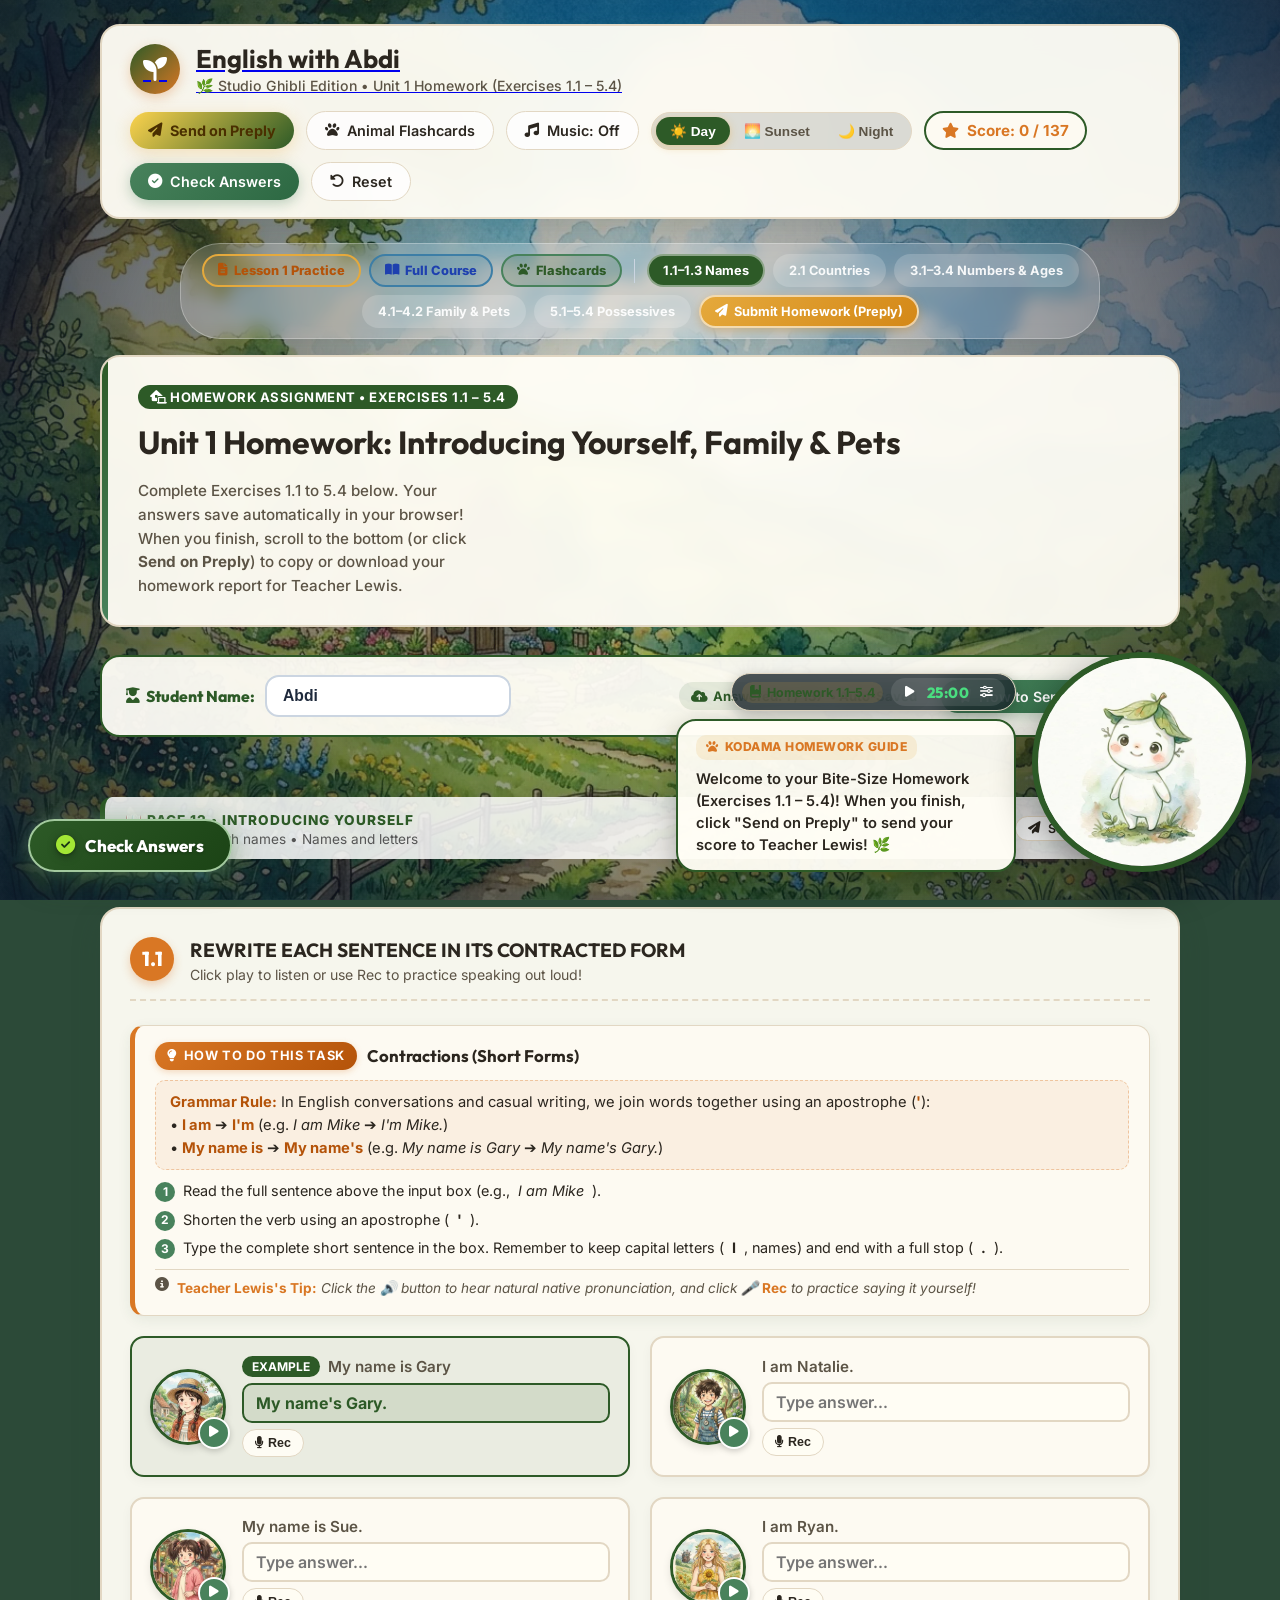
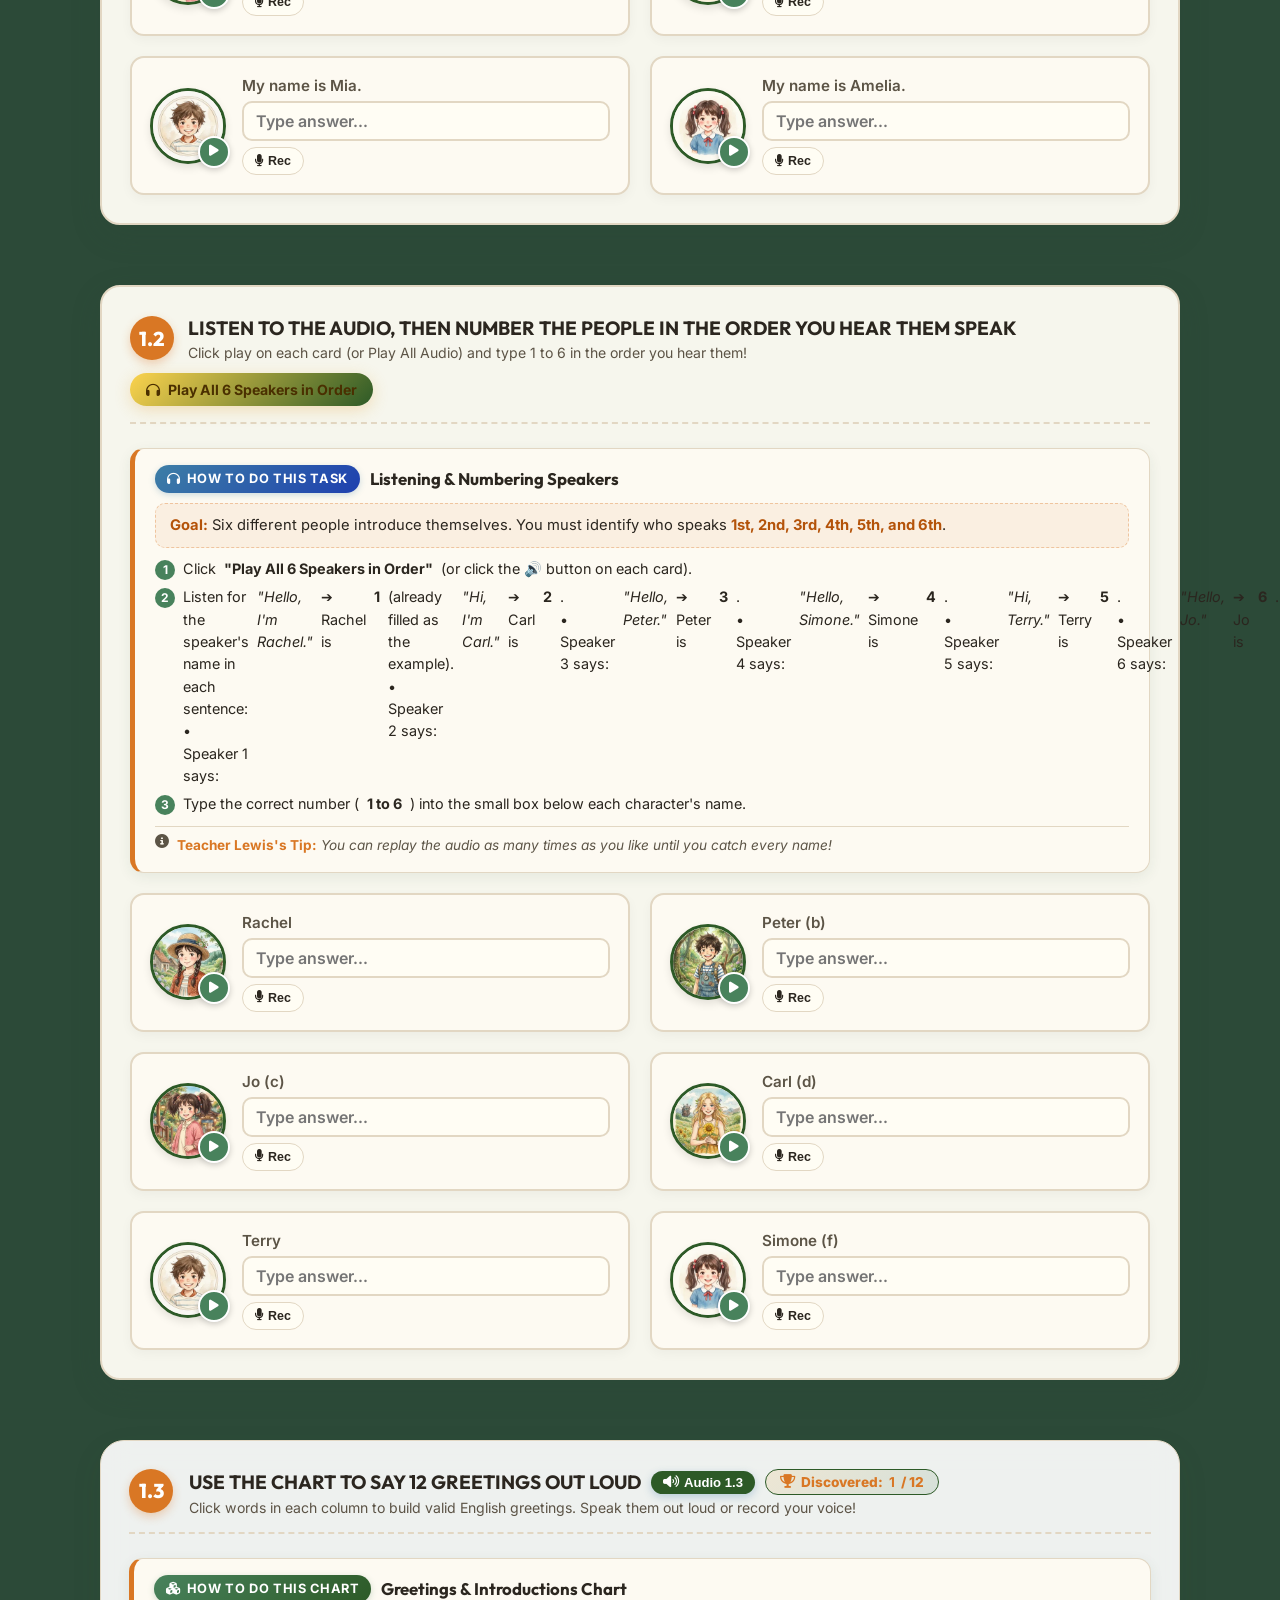
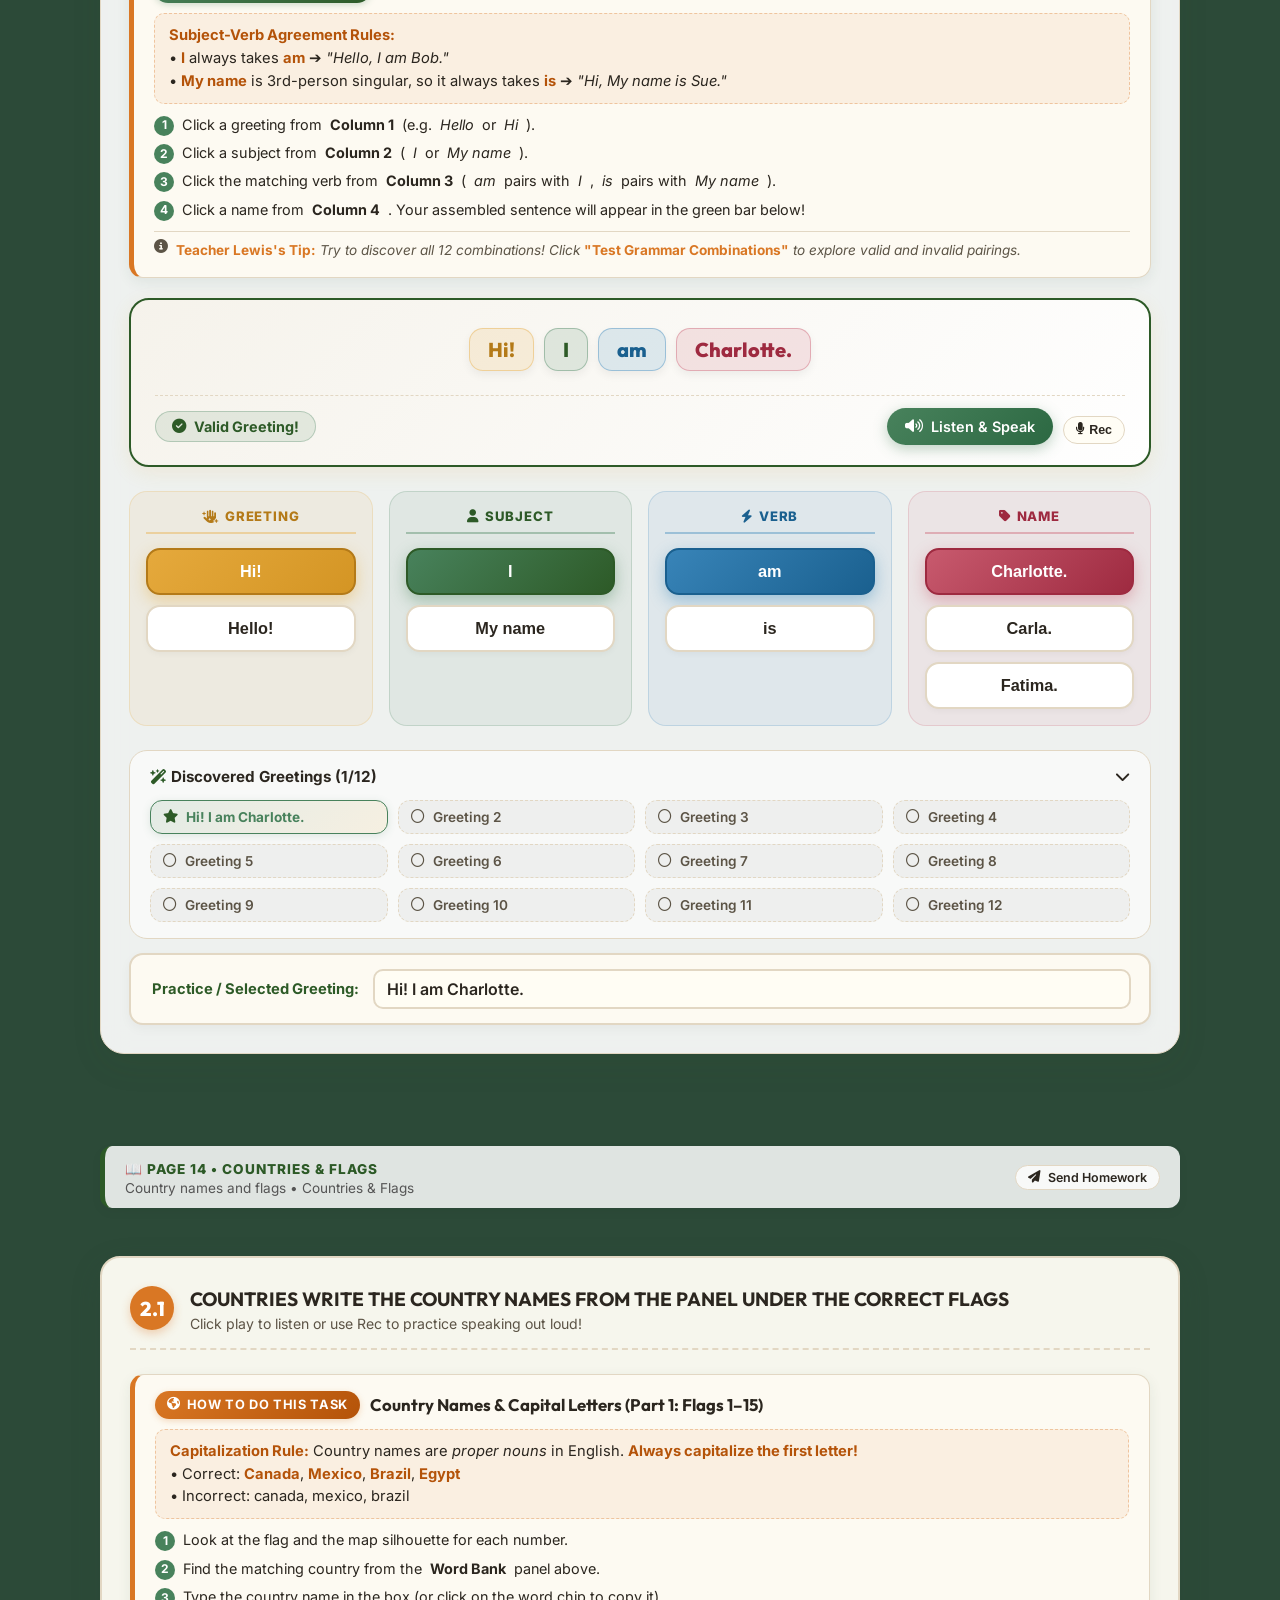
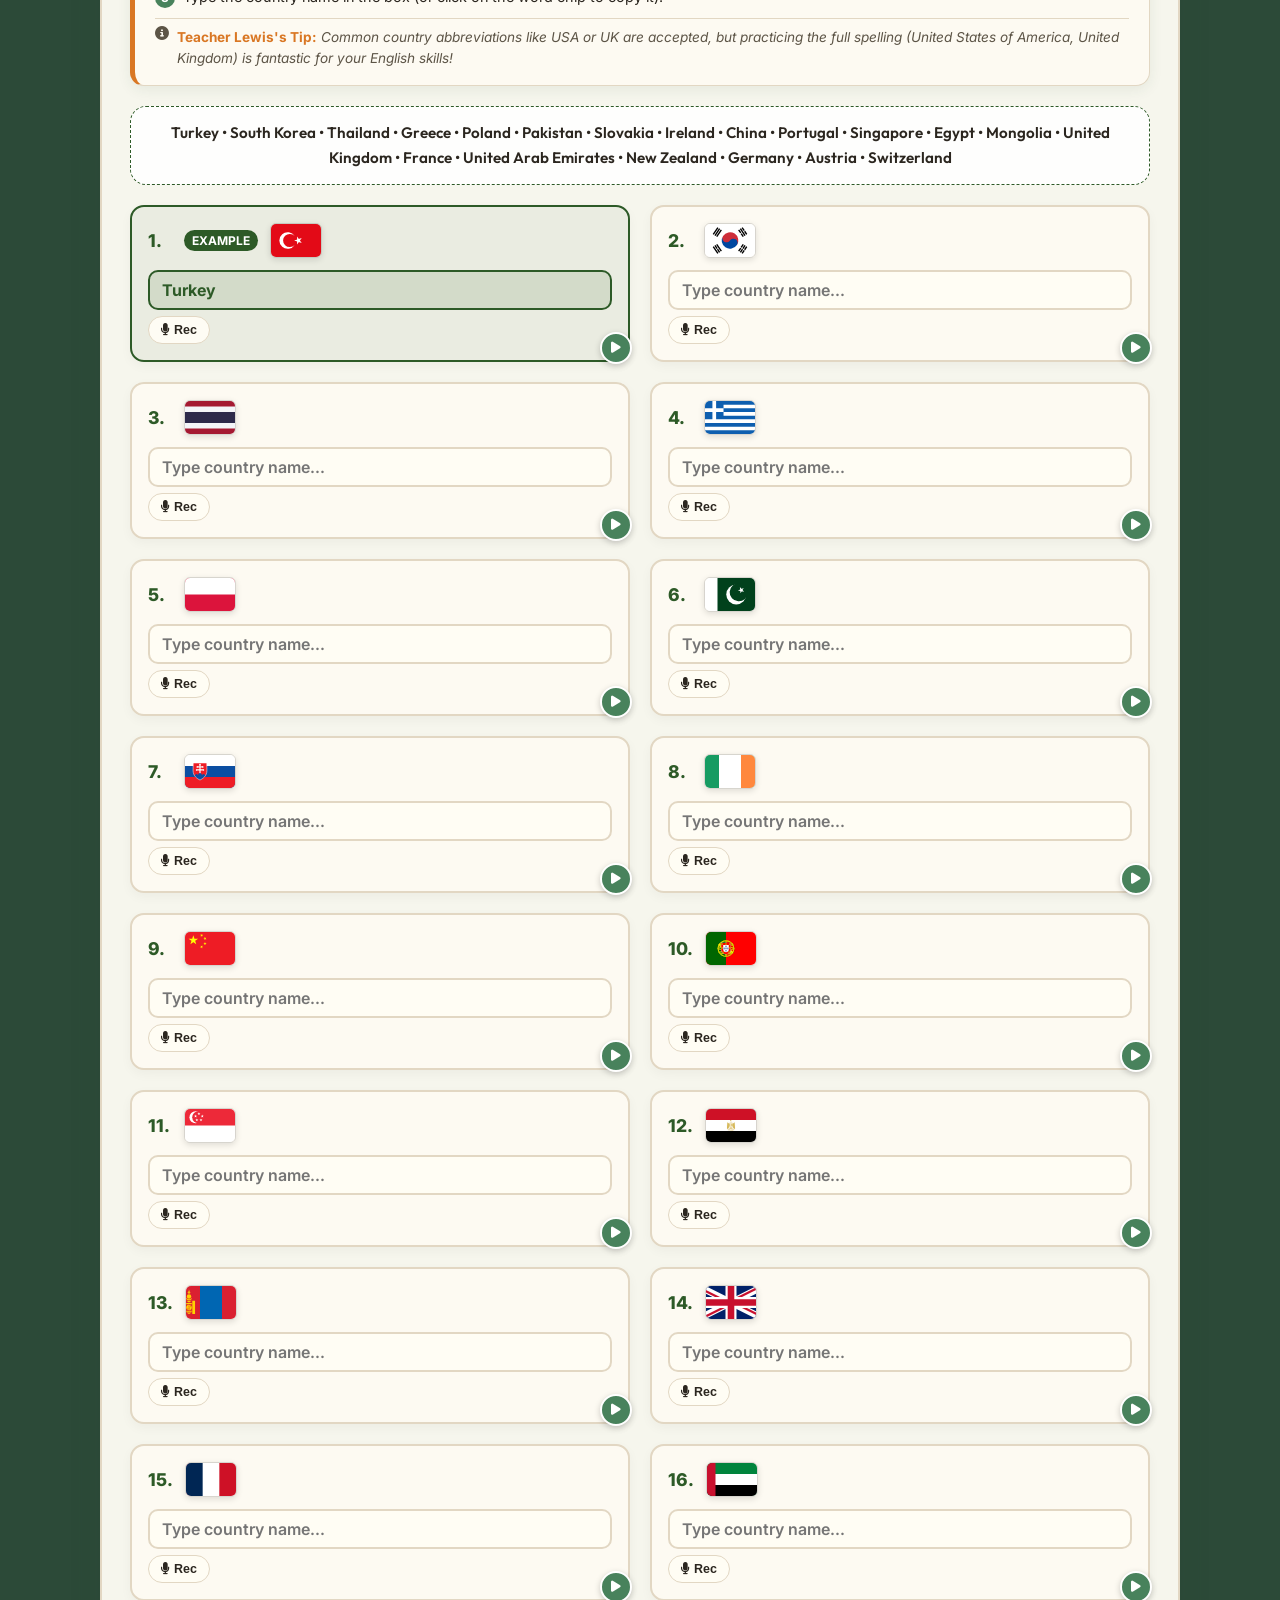
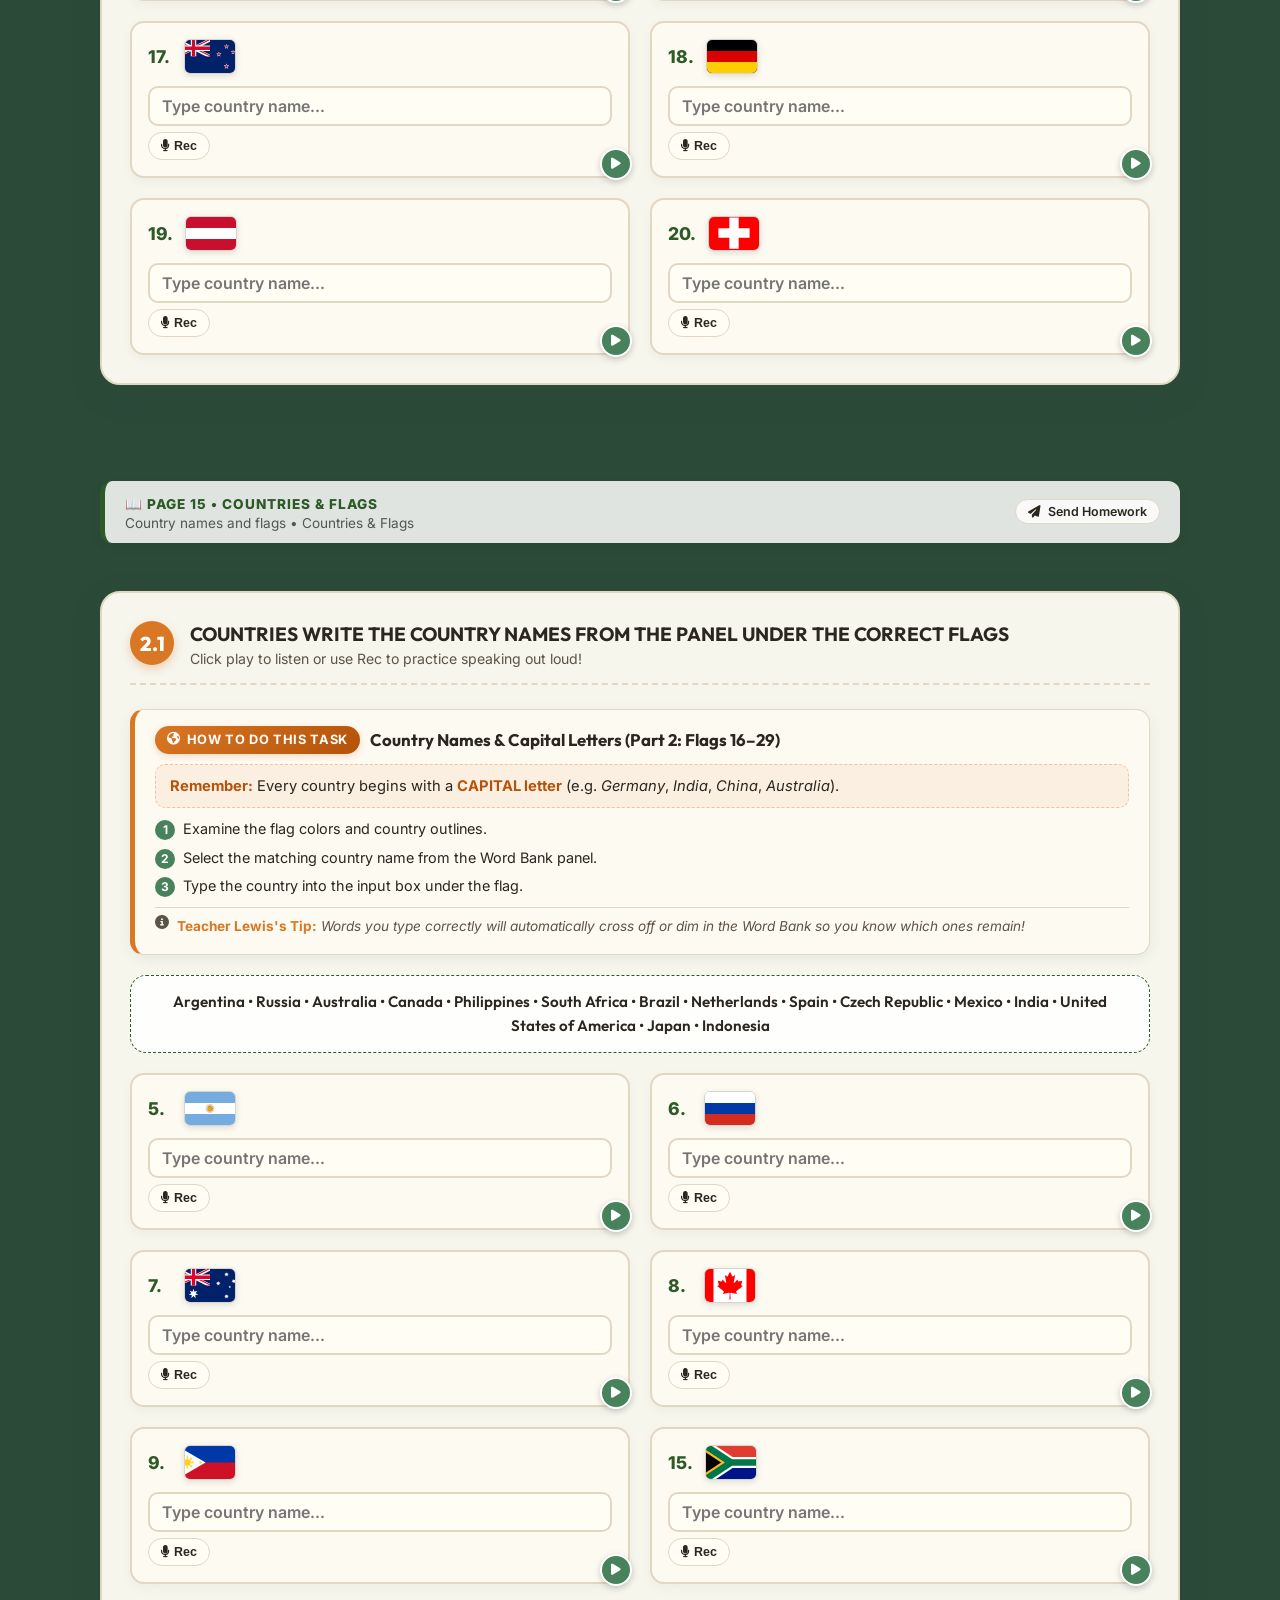
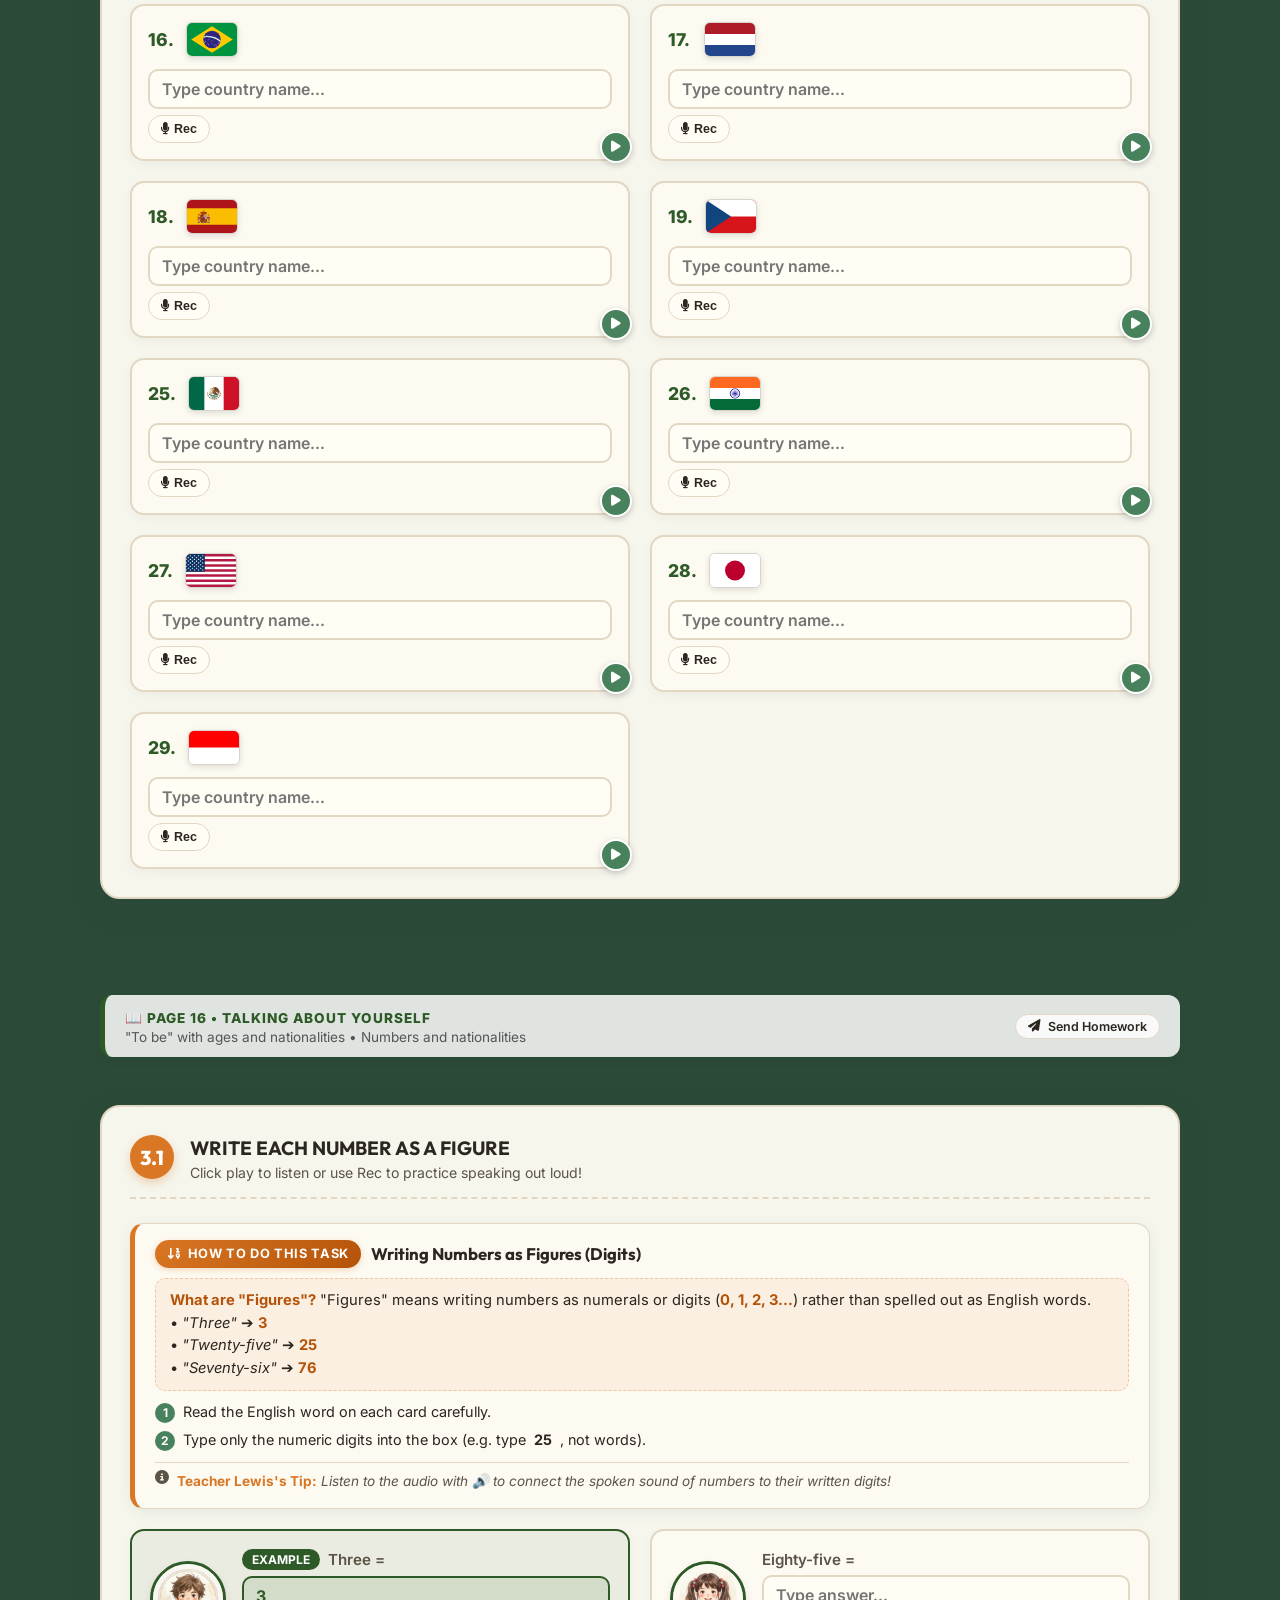
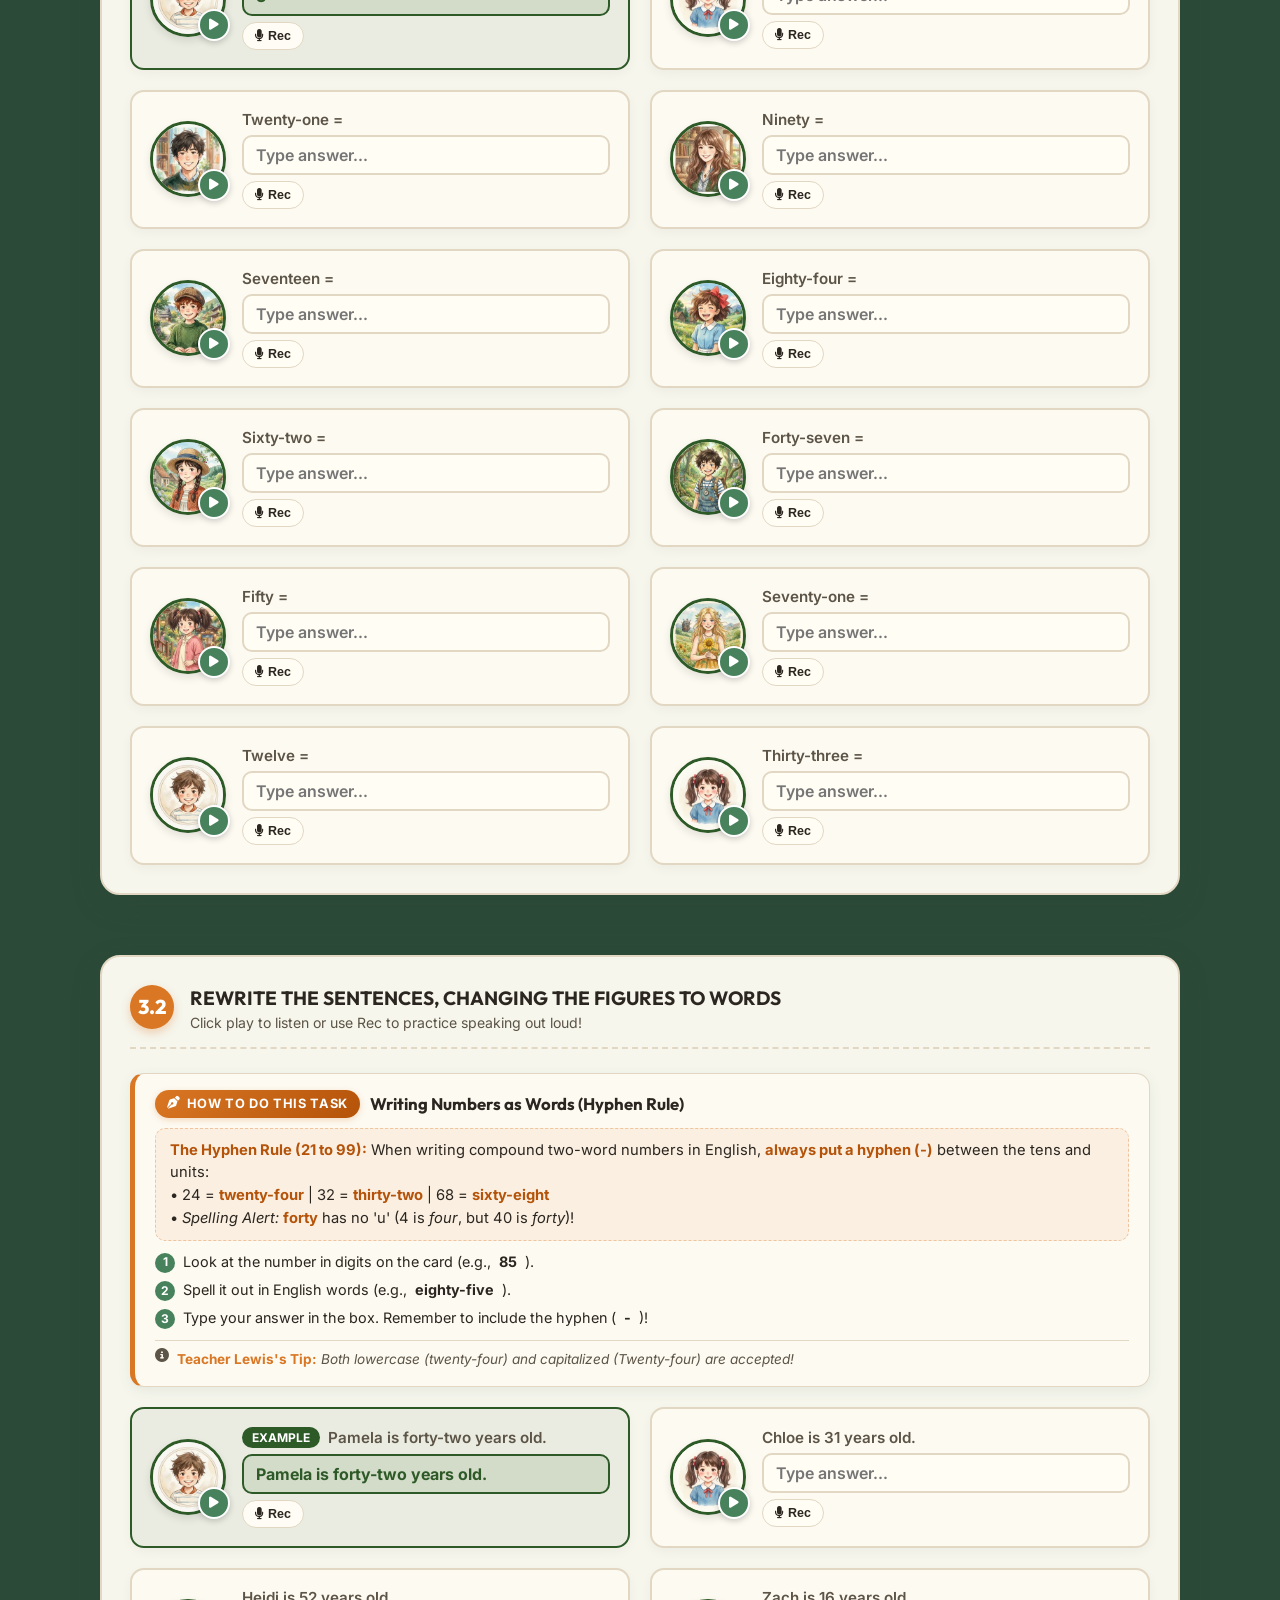
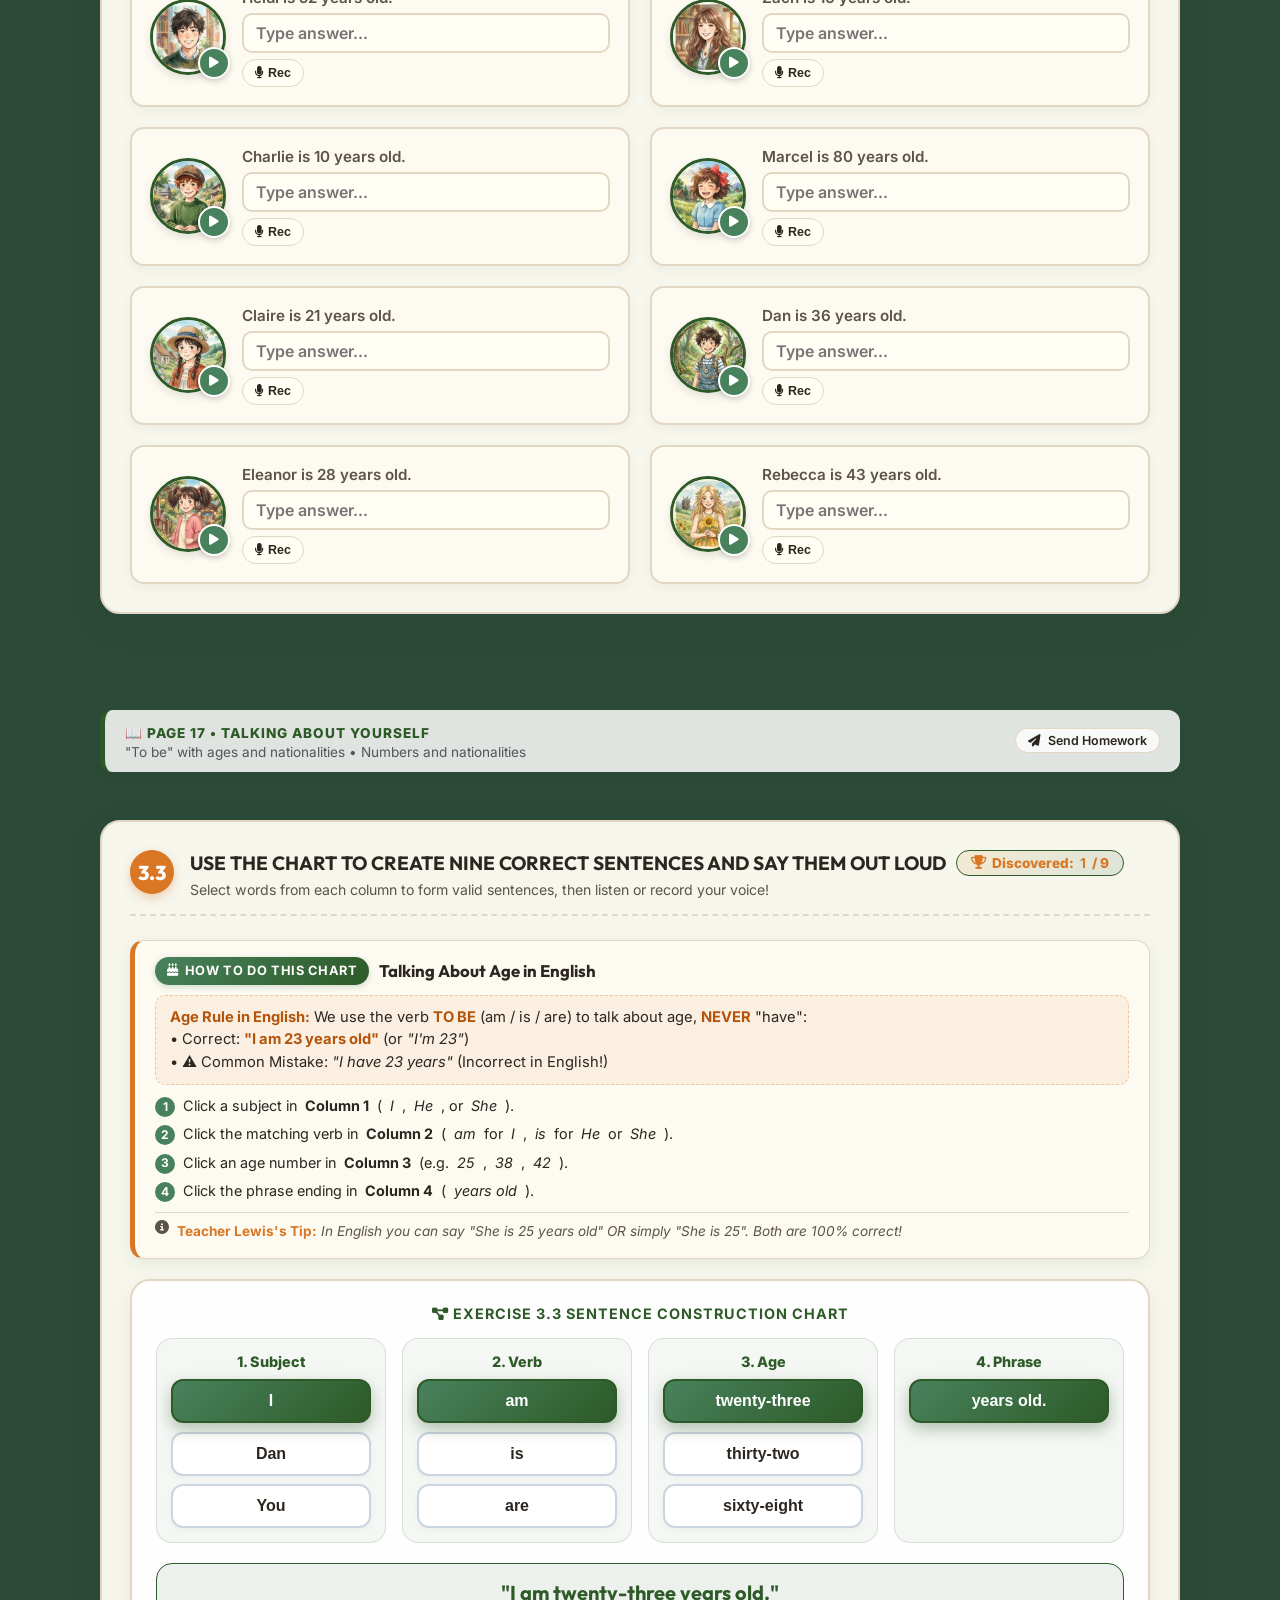
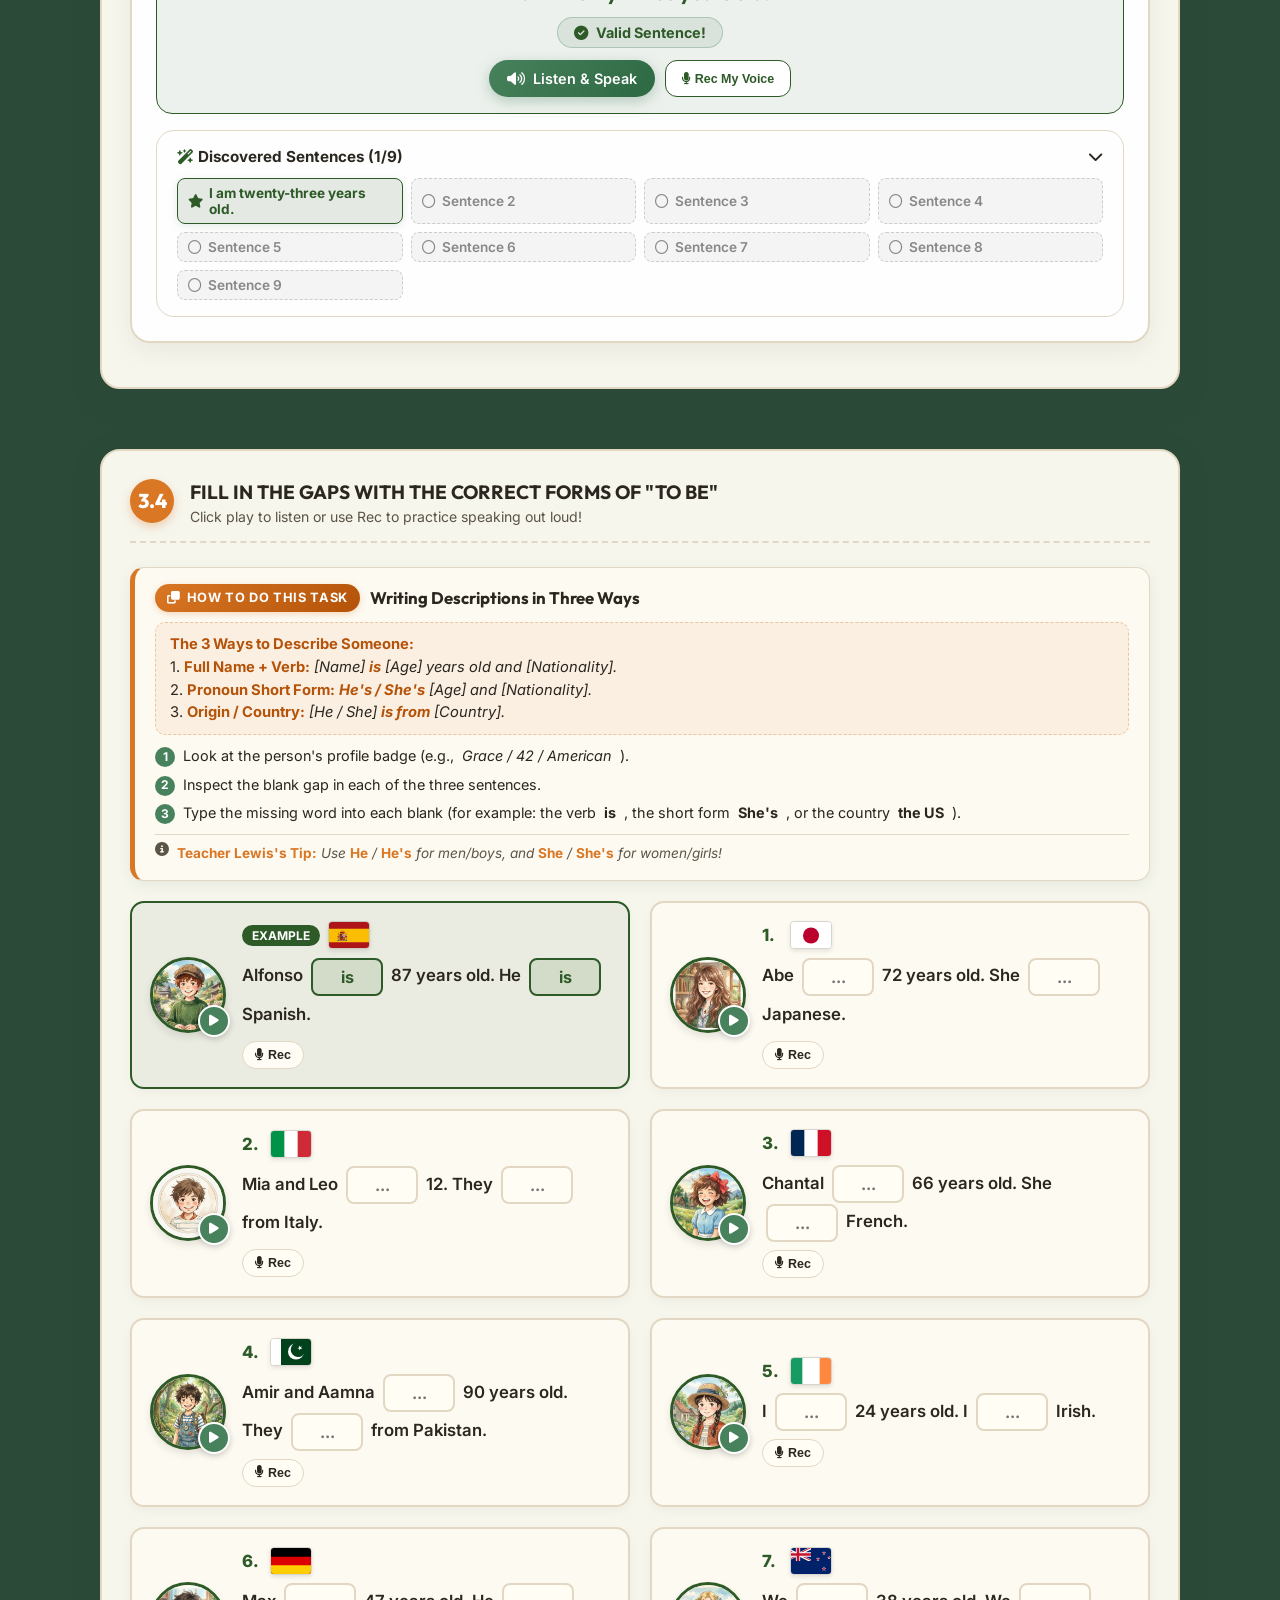
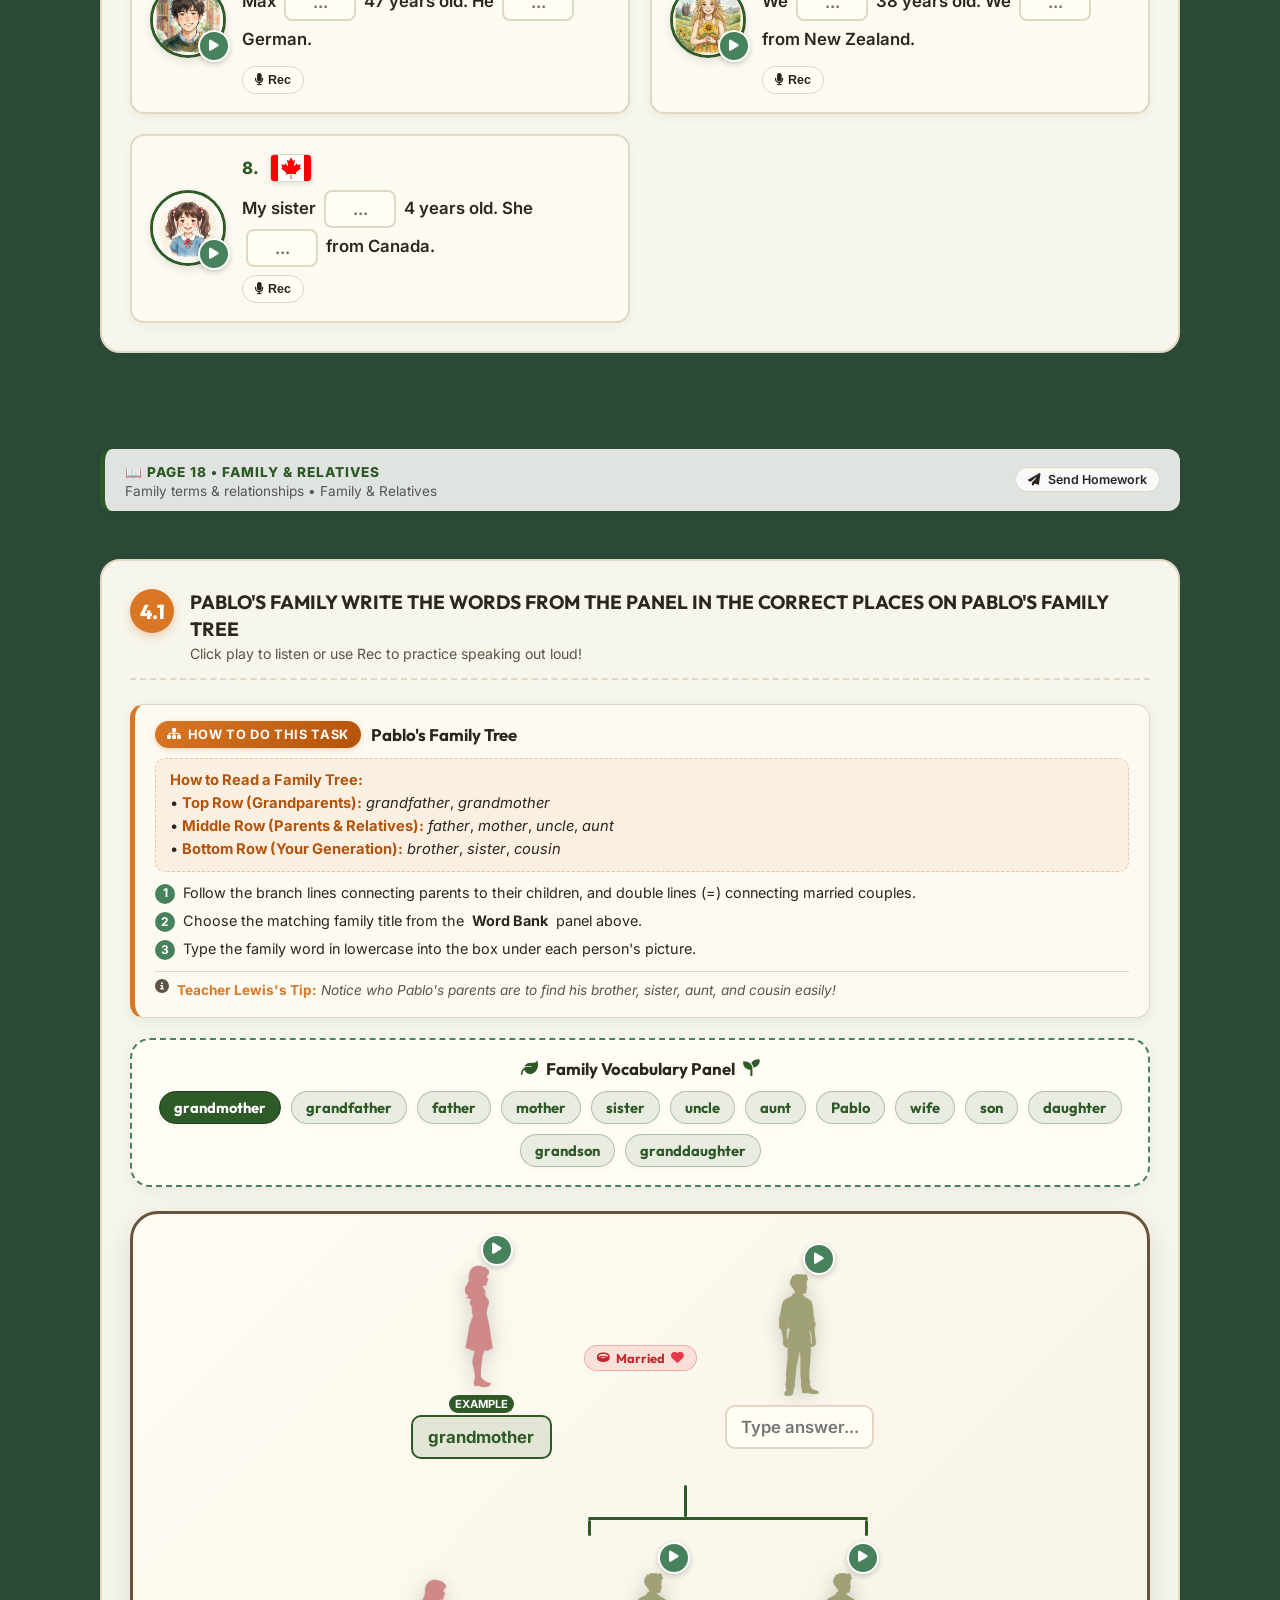
<file: homework.html>
<!DOCTYPE html>
<html lang="en">
<head>
  <meta charset="UTF-8">
  <meta name="viewport" content="width=device-width, initial-scale=1.0">
  <title>English with Abdi • Homework Book • Unit 1 (Exercises 1.1 – 5.4) | Studio Ghibli Edition</title>
  
  <!-- Early Theme Init to prevent white flash (FOUC) -->
  <script>
    (function() {
      try {
        var t = localStorage.getItem('ghibli_theme') || 'day';
        if (t !== 'day') document.documentElement.className = 'theme-' + t;
      } catch(e) {}
    })();
  </script>

  <style>
    html { scroll-behavior: smooth; }
    img { max-width: 100%; height: auto; display: block; }
    .ghibli-avatar-wrap { width: 76px; height: 76px; position: relative; flex-shrink: 0; }
    .ghibli-avatar-img { width: 76px; height: 76px; max-width: 76px; max-height: 76px; border-radius: 50%; object-fit: cover; }
    .mascot-avatar-wrap { width: 220px; height: 220px; position: relative; flex-shrink: 0; }
    .mascot-avatar { width: 220px; height: 220px; max-width: 220px; max-height: 220px; border-radius: 50%; object-fit: cover; }
  </style>

  <!-- Google Fonts -->
  <link rel="preconnect" href="https://fonts.googleapis.com">
  <link rel="preconnect" href="https://fonts.gstatic.com" crossorigin>
  <link href="https://fonts.googleapis.com/css2?family=Inter:wght@400;500;600;700&family=Outfit:wght@500;600;700;800&display=swap" rel="stylesheet">
  
  <!-- FontAwesome Icons -->
  <link rel="stylesheet" href="https://cdnjs.cloudflare.com/ajax/libs/font-awesome/6.4.0/css/all.min.css">
  
  <!-- Shared CSS Tokens -->
  <link rel="stylesheet" href="ghibli_page12.css">
  <link rel="stylesheet" href="ghibli_theme.css">
  
  <style>
    :root {
      --ghibli-bg-url: url('images/ghibli/bg.webp');
      --ghibli-accent-gold: #2d5a27;
    }
    body.theme-night { --ghibli-bg-url: url('images/ghibli/night.webp'); }
    body.theme-sunset { --ghibli-bg-url: url('images/ghibli/sunset.webp'); }
    .chapter-nav-bar { display: flex; align-items: center; justify-content: center; gap: 8px; padding: 10px 20px; flex-wrap: wrap; background: rgba(255,255,255,0.16); backdrop-filter: blur(8px); border-radius: 40px; margin: 0 auto 16px auto; max-width: 920px; border: 1.5px solid rgba(255,255,255,0.28); }
    .ch-nav-pill { display: inline-flex; align-items: center; gap: 6px; padding: 7px 14px; border-radius: 20px; font-size: 0.8rem; font-weight: 700; text-decoration: none; transition: all 0.2s; border: 2px solid transparent; color: rgba(255,255,255,0.92); background: rgba(255,255,255,0.18); }
    .ch-nav-pill:hover { background: rgba(255,255,255,0.34); color: #fff; transform: translateY(-1px); }
    .ch-nav-pill.active { background: #2d5a27; color: #fff; border-color: rgba(255,255,255,0.45); }
    .ch-nav-pill.submit-pill { background: linear-gradient(135deg, #e5a93c, #d48817); color: #fff; border-color: rgba(255,255,255,0.6); box-shadow: 0 3px 10px rgba(212, 136, 23, 0.35); }

    /* Student Homework Top Bar */
    .hw-student-bar {
      background: rgba(255, 253, 247, 0.95);
      border: 2px solid #2d5a27;
      border-radius: 20px;
      padding: 18px 24px;
      margin: 0 auto 24px auto;
      box-shadow: 0 8px 24px rgba(0,0,0,0.08);
      display: flex;
      align-items: center;
      justify-content: space-between;
      flex-wrap: wrap;
      gap: 16px;
    }
    body.theme-night .hw-student-bar {
      background: rgba(24, 36, 48, 0.95);
      border-color: #48825c;
      color: #f1f5f9;
    }
    .hw-name-group {
      display: flex;
      align-items: center;
      gap: 10px;
      flex-wrap: wrap;
      flex: 1;
      min-width: 260px;
    }
    .hw-name-label {
      font-family: var(--font-heading, 'Outfit', sans-serif);
      font-weight: 800;
      font-size: 0.98rem;
      color: #2d5a27;
      display: flex;
      align-items: center;
      gap: 6px;
    }
    body.theme-night .hw-name-label { color: #8fd19e; }
    .hw-name-input {
      padding: 10px 16px;
      border-radius: 14px;
      border: 2px solid #cbd5e1;
      font-size: 0.98rem;
      font-weight: 700;
      min-width: 220px;
      outline: none;
      transition: all 0.2s;
      background: #fff;
      color: #1e293b;
    }
    .hw-name-input:focus {
      border-color: #2d5a27;
      box-shadow: 0 0 0 3px rgba(45, 90, 39, 0.18);
    }
    .hw-progress-group {
      display: flex;
      align-items: center;
      gap: 12px;
      flex-wrap: wrap;
    }
    .hw-autosave-pill {
      font-size: 0.82rem;
      font-weight: 700;
      color: #2d5a27;
      background: rgba(45, 90, 39, 0.1);
      padding: 6px 12px;
      border-radius: 99px;
      display: inline-flex;
      align-items: center;
      gap: 6px;
    }
    body.theme-night .hw-autosave-pill {
      color: #a3e6b4;
      background: rgba(72, 130, 92, 0.25);
    }

    /* Preply Submission & Instructions Card */
    .preply-submit-card {
      background: rgba(255, 253, 247, 0.97);
      border: 3px solid #2d5a27;
      border-radius: 26px;
      padding: 32px;
      margin: 44px 0 28px 0;
      box-shadow: 0 14px 36px rgba(0, 0, 0, 0.12);
      position: relative;
      overflow: hidden;
    }
    body.theme-night .preply-submit-card {
      background: rgba(22, 33, 44, 0.97);
      border-color: #48825c;
      color: #f1f5f9;
    }
    .preply-header-banner {
      display: flex;
      align-items: center;
      justify-content: space-between;
      flex-wrap: wrap;
      gap: 16px;
      padding-bottom: 20px;
      border-bottom: 2px dashed rgba(45, 90, 39, 0.25);
      margin-bottom: 24px;
    }
    .preply-steps-grid {
      display: grid;
      grid-template-columns: repeat(auto-fit, minmax(260px, 1fr));
      gap: 18px;
      margin-bottom: 26px;
    }
    .preply-step-box {
      background: #ffffff;
      border: 2px solid #e2d7c3;
      border-radius: 18px;
      padding: 20px;
      box-shadow: 0 4px 14px rgba(0,0,0,0.04);
      display: flex;
      flex-direction: column;
      gap: 10px;
    }
    body.theme-night .preply-step-box {
      background: rgba(30, 44, 58, 0.95);
      border-color: rgba(255,255,255,0.12);
    }
    .preply-step-badge {
      display: inline-flex;
      align-items: center;
      gap: 8px;
      background: #2d5a27;
      color: #fff;
      font-family: var(--font-heading, 'Outfit', sans-serif);
      font-weight: 800;
      font-size: 0.82rem;
      padding: 5px 12px;
      border-radius: 99px;
      width: fit-content;
      text-transform: uppercase;
      letter-spacing: 0.5px;
    }
    .preply-step-title {
      font-family: var(--font-heading, 'Outfit', sans-serif);
      font-weight: 800;
      font-size: 1.1rem;
      color: var(--ghibli-text-main, #2b261f);
      margin: 0;
    }
    body.theme-night .preply-step-title { color: #f8fafc; }
    .preply-step-desc {
      font-size: 0.92rem;
      line-height: 1.55;
      color: var(--ghibli-text-muted, #555);
      margin: 0;
    }
    body.theme-night .preply-step-desc { color: #cbd5e1; }
    .preply-action-panel {
      background: rgba(45, 90, 39, 0.06);
      border: 2px solid rgba(45, 90, 39, 0.22);
      border-radius: 20px;
      padding: 24px;
      margin-bottom: 22px;
    }
    body.theme-night .preply-action-panel {
      background: rgba(45, 90, 39, 0.16);
      border-color: rgba(143, 209, 158, 0.3);
    }
    .preply-btn-row {
      display: flex;
      gap: 14px;
      flex-wrap: wrap;
      margin-top: 16px;
    }
    .preply-big-btn {
      flex: 1;
      min-width: 230px;
      padding: 14px 20px;
      border-radius: 16px;
      font-family: var(--font-heading, 'Outfit', sans-serif);
      font-weight: 800;
      font-size: 0.98rem;
      cursor: pointer;
      border: none;
      display: inline-flex;
      align-items: center;
      justify-content: center;
      gap: 10px;
      transition: all 0.2s ease;
      text-decoration: none;
    }
    .preply-big-btn:hover {
      transform: translateY(-2px);
    }
    .preply-btn-copy {
      background: linear-gradient(135deg, #2d5a27, #48825c);
      color: #ffffff;
      box-shadow: 0 6px 18px rgba(45, 90, 39, 0.3);
    }
    .preply-btn-image {
      background: linear-gradient(135deg, #e5a93c, #d48817);
      color: #ffffff;
      box-shadow: 0 6px 18px rgba(212, 136, 23, 0.3);
    }
    .preply-btn-txt {
      background: #ffffff;
      color: #2d5a27;
      border: 2px solid #2d5a27;
    }
    body.theme-night .preply-btn-txt {
      background: #1e293b;
      color: #8fd19e;
      border-color: #8fd19e;
    }
    .preply-report-preview {
      width: 100%;
      min-height: 220px;
      max-height: 360px;
      padding: 16px;
      border-radius: 14px;
      border: 1.5px solid #cbd5e1;
      background: #ffffff;
      color: #1e293b;
      font-family: 'Consolas', 'Monaco', monospace;
      font-size: 0.86rem;
      line-height: 1.5;
      resize: vertical;
      box-sizing: border-box;
      margin-top: 12px;
    }
    body.theme-night .preply-report-preview {
      background: #0f172a;
      color: #e2e8f0;
      border-color: #334155;
    }
    .preply-status-toast {
      margin-top: 14px;
      padding: 12px 18px;
      border-radius: 12px;
      font-weight: 700;
      font-size: 0.95rem;
      display: none;
      align-items: center;
      gap: 10px;
    }
    .preply-status-toast.show {
      display: flex;
      background: #dcfce7;
      color: #166534;
      border: 1.5px solid #22c55e;
    }
    .hw-ex-breakdown-grid {
      display: grid;
      grid-template-columns: repeat(auto-fill, minmax(150px, 1fr));
      gap: 10px;
      margin-top: 16px;
    }
    .hw-ex-chip {
      background: #fff;
      border: 1.5px solid #e2d7c3;
      border-radius: 12px;
      padding: 10px 12px;
      display: flex;
      align-items: center;
      justify-content: space-between;
      font-weight: 700;
      font-size: 0.88rem;
      color: #2b261f;
    }
    body.theme-night .hw-ex-chip {
      background: #1e293b;
      border-color: #334155;
      color: #f1f5f9;
    }
    .hw-ex-chip.perfect {
      background: #dcfce7;
      border-color: #22c55e;
      color: #166534;
    }
    .hw-ex-chip.partial {
      background: #fef3c7;
      border-color: #f59e0b;
      color: #92400e;
    }
  </style>
</head>
<body class="theme-day">
  <div class="ghibli-bg-overlay"></div>
  <div class="ghibli-vignette"></div>
  <div id="firefliesContainer"></div>

  <div class="ghibli-container">
    <header class="ghibli-header">
      <a href="index.html" class="ghibli-brand">
        <div class="ghibli-logo-badge"><i class="fa-solid fa-seedling"></i></div>
        <div class="ghibli-title-wrap">
          <h1>English with Abdi</h1>
          <span class="ghibli-subtitle">🌿 Studio Ghibli Edition • Unit 1 Homework (Exercises 1.1 – 5.4)</span>
        </div>
      </a>
      <div class="ghibli-header-actions">
        <a href="#preply-submit-section" class="ghibli-btn ghibli-btn-gold" style="text-decoration:none;"><i class="fa-solid fa-paper-plane"></i> Send on Preply</a>
        <a href="animal_flashcards.html" class="ghibli-btn ghibli-btn-secondary" style="text-decoration:none;"><i class="fa-solid fa-paw"></i> Animal Flashcards</a>
        <button class="ghibli-btn ghibli-btn-secondary" id="toggleAmbientBtn" title="Toggle Background Music"><i class="fa-solid fa-music"></i> <span class="bgm-btn-text">Music: Off</span></button>
        <div class="tod-group">
          <button class="tod-btn active" data-theme="day">☀️ Day</button>
          <button class="tod-btn" data-theme="sunset">🌅 Sunset</button>
          <button class="tod-btn" data-theme="night">🌙 Night</button>
        </div>
        <div class="ghibli-score-badge" id="ghibliScoreBadge"><i class="fa-solid fa-star"></i> <span id="ghibliScoreText">Score: 0 / 137</span></div>
        <button class="ghibli-btn ghibli-btn-primary" id="ghibliCheckAnswersBtn"><i class="fa-solid fa-circle-check"></i> Check Answers</button>
        <button class="ghibli-btn ghibli-btn-secondary" id="ghibliResetBtn"><i class="fa-solid fa-rotate-left"></i> Reset</button>
      </div>
    </header>

    <!-- Homework Quick Section Jump Bar -->
    <div class="chapter-nav-bar">
      <!-- Background Course Materials -->
      <a href="practice.html" class="ch-nav-pill" style="background: rgba(229,169,60,0.18); border-color: #e5a93c; color: #b45309; font-weight: 800;" title="Lesson 1 Practice &amp; Prepositions in Background">
        <i class="fa-solid fa-file-lines"></i> Lesson 1 Practice
      </a>
      <a href="course.html" class="ch-nav-pill" style="background: rgba(61,126,166,0.18); border-color: #3d7ea6; color: #1e40af; font-weight: 800;" title="Full Course Workbook in Background">
        <i class="fa-solid fa-book-open"></i> Full Course
      </a>
      <a href="animal_flashcards.html" class="ch-nav-pill" style="background: rgba(45,90,39,0.18); border-color: #48825c; color: #2d5a27; font-weight: 800;" title="Animal Flashcards Game">
        <i class="fa-solid fa-paw"></i> Flashcards
      </a>
      <span style="display:inline-block; width:1px; height:24px; background:#cbd5e1; margin:0 4px; vertical-align:middle;"></span>
      <a href="#page-12" class="ch-nav-pill active">1.1–1.3 Names</a>
      <a href="#page-14" class="ch-nav-pill">2.1 Countries</a>
      <a href="#page-16" class="ch-nav-pill">3.1–3.4 Numbers &amp; Ages</a>
      <a href="#page-18" class="ch-nav-pill">4.1–4.2 Family &amp; Pets</a>
      <a href="#page-20" class="ch-nav-pill">5.1–5.4 Possessives</a>
      <a href="#preply-submit-section" class="ch-nav-pill submit-pill"><i class="fa-solid fa-paper-plane"></i> Submit Homework (Preply)</a>
    </div>

    <!-- Unit Hero Card -->
    <div class="ghibli-hero-card">
      <span class="ghibli-unit-tag"><i class="fa-solid fa-house-laptop"></i> Homework Assignment • Exercises 1.1 – 5.4</span>
      <h2 class="ghibli-hero-title">Unit 1 Homework: Introducing Yourself, Family &amp; Pets</h2>
      <p class="ghibli-hero-desc">Complete Exercises 1.1 to 5.4 below. Your answers save automatically in your browser! When you finish, scroll to the bottom (or click <strong>Send on Preply</strong>) to copy or download your homework report for Teacher Lewis.</p>
    </div>

    <!-- Student Name & Auto-Save Homework Bar -->
    <div class="hw-student-bar">
      <div class="hw-name-group">
        <label for="hwStudentNameTop" class="hw-name-label">
          <i class="fa-solid fa-user-graduate"></i> Student Name:
        </label>
        <input type="text" id="hwStudentNameTop" class="hw-name-input" value="Abdi" placeholder="Enter your name here..." maxlength="40" autocomplete="name">
      </div>
      <div class="hw-progress-group">
        <span class="hw-autosave-pill" id="hwAutosaveStatus">
          <i class="fa-solid fa-cloud-arrow-up"></i> <span id="hwAnsweredCountText">Answered: 0 / 137</span> • Auto-Saved
        </span>
        <a href="#preply-submit-section" class="ghibli-btn ghibli-btn-primary" style="text-decoration:none; padding:8px 16px; font-size:0.88rem;">
          <i class="fa-solid fa-paper-plane"></i> How to Send on Preply
        </a>
      </div>
    </div>

    <main class="ghibli-exercises-wrap">
      <!-- PAGE 12 SECTION -->
      <div id="page-12" class="page-divider-banner" style="margin: 36px 0 20px 0; display: flex; align-items: center; justify-content: space-between; padding: 12px 20px; background: rgba(255,255,255,0.85); border-left: 5px solid #2d5a27; border-radius: 12px; box-shadow: 0 4px 12px rgba(0,0,0,0.04);">
        <div>
          <span style="font-size: 0.85rem; font-weight: 800; text-transform: uppercase; letter-spacing: 1px; color: #2d5a27;">📖 Page 12 • Introducing yourself</span>
          <div style="font-size: 0.85rem; color: #555; margin-top: 2px;">Using &quot;to be&quot; with names • Names and letters</div>
        </div>
        <a href="#preply-submit-section" class="ghibli-btn ghibli-btn-secondary" style="font-size: 0.78rem; padding: 4px 12px; text-decoration: none;" title="Jump to Preply Homework Submission">
          <i class="fa-solid fa-paper-plane"></i> Send Homework
        </a>
      </div>


    <section class="ghibli-section">
      <div class="ghibli-section-header">
        <div class="ghibli-ex-num">1.1</div>
        <div>
          <h3 class="ghibli-ex-instruction">REWRITE EACH SENTENCE IN ITS CONTRACTED FORM</h3>
          <p class="ghibli-ex-subtext">Click play to listen or use Rec to practice speaking out loud!</p>
        </div>
      </div>
      
            <!-- TASK EXPLANATION CARD: EXERCISE 1.1 -->
      <div class="ghibli-task-explanation">
        <div class="task-exp-header">
          <span class="task-exp-badge"><i class="fa-solid fa-lightbulb"></i> How to do this task</span>
          <span class="task-exp-title">Contractions (Short Forms)</span>
        </div>
        <div class="task-exp-rule-box">
          <strong>Grammar Rule:</strong> In English conversations and casual writing, we join words together using an apostrophe (<strong>'</strong>):<br>
          • <strong>I am</strong> ➔ <strong>I'm</strong> (e.g. <em>I am Mike</em> ➔ <em>I'm Mike.</em>)<br>
          • <strong>My name is</strong> ➔ <strong>My name's</strong> (e.g. <em>My name is Gary</em> ➔ <em>My name's Gary.</em>)
        </div>
        <ul class="task-exp-steps">
          <li><span class="task-exp-step-num">1</span> Read the full sentence above the input box (e.g., <em>I am Mike</em>).</li>
          <li><span class="task-exp-step-num">2</span> Shorten the verb using an apostrophe (<strong>'</strong>).</li>
          <li><span class="task-exp-step-num">3</span> Type the complete short sentence in the box. Remember to keep capital letters (<strong>I</strong>, names) and end with a full stop (<strong>.</strong>).</li>
        </ul>
        <div class="task-exp-tip">
          <i class="fa-solid fa-circle-info"></i>
          <span><strong>Teacher Lewis's Tip:</strong> Click the 🔊 button to hear natural native pronunciation, and click 🎤 <strong>Rec</strong> to practice saying it yourself!</span>
        </div>
      </div>

      <div class="ghibli-char-grid">
        
                  <div class="ghibli-char-card example-card" style="border: 2px solid #2d5a27; background: rgba(45,90,39,0.06);">
                    <div class="ghibli-avatar-wrap">
                      <img src="images/ghibli/sue.webp" alt="Avatar" class="ghibli-avatar-img" width="76" height="76" loading="eager" decoding="async">
                      <button class="ghibli-audio-play-btn" data-audio="audio/1/1_1_eg.mp3" title="Play Audio"><i class="fa-solid fa-play"></i></button>
                    </div>
                    <div class="ghibli-card-body">
                      
                  <div class="ghibli-prompt-text">
                    <span class="ghibli-example-badge" style="background:#2d5a27; color:#fff; padding:3px 10px; border-radius:12px; font-weight:700; font-size:0.75rem; text-transform:uppercase;">Example</span>
                    
                    <span>My name is Gary</span>
                  </div>
                
                      <div class="ghibli-input-wrap">
                        <input type="text" class="ghibli-input example-input" data-correct="My name&#x27;s Gary." value="My name&#x27;s Gary." readonly style="border-color:#2d5a27; background:rgba(45,90,39,0.12); font-weight:700; color:#2d5a27;" placeholder="My name&#x27;s Gary.">
                      </div>
                      
    <div class="voice-recorder-controls">
      <button class="voice-btn rec-btn" data-id="p12_ex1_i1"><i class="fa-solid fa-microphone"></i> Rec</button>
      <button class="voice-btn play-rec-btn hidden" data-id="p12_ex1_i1"><i class="fa-solid fa-play"></i> My Voice</button>
    </div>
    
                    </div>
                  </div>
                
                  <div class="ghibli-char-card" style="">
                    <div class="ghibli-avatar-wrap">
                      <img src="images/ghibli/ryan.webp" alt="Avatar" class="ghibli-avatar-img" width="76" height="76" loading="eager" decoding="async">
                      <button class="ghibli-audio-play-btn" data-audio="audio/1/1_1_1.mp3" title="Play Audio"><i class="fa-solid fa-play"></i></button>
                    </div>
                    <div class="ghibli-card-body">
                      
                      <div class="ghibli-prompt-text">
                        
                        <span>I am Natalie.</span>
                      </div>
                    
                      <div class="ghibli-input-wrap">
                        <input type="text" class="ghibli-input" data-correct="I&#x27;m Natalie." placeholder="Type answer...">
                      </div>
                      
    <div class="voice-recorder-controls">
      <button class="voice-btn rec-btn" data-id="p12_ex1_i2"><i class="fa-solid fa-microphone"></i> Rec</button>
      <button class="voice-btn play-rec-btn hidden" data-id="p12_ex1_i2"><i class="fa-solid fa-play"></i> My Voice</button>
    </div>
    
                    </div>
                  </div>
                
                  <div class="ghibli-char-card" style="">
                    <div class="ghibli-avatar-wrap">
                      <img src="images/ghibli/mia.webp" alt="Avatar" class="ghibli-avatar-img" width="76" height="76" loading="eager" decoding="async">
                      <button class="ghibli-audio-play-btn" data-audio="audio/1/1_1_2.mp3" title="Play Audio"><i class="fa-solid fa-play"></i></button>
                    </div>
                    <div class="ghibli-card-body">
                      
                      <div class="ghibli-prompt-text">
                        
                        <span>My name is Sue.</span>
                      </div>
                    
                      <div class="ghibli-input-wrap">
                        <input type="text" class="ghibli-input" data-correct="My name&#x27;s Sue." placeholder="Type answer...">
                      </div>
                      
    <div class="voice-recorder-controls">
      <button class="voice-btn rec-btn" data-id="p12_ex1_i3"><i class="fa-solid fa-microphone"></i> Rec</button>
      <button class="voice-btn play-rec-btn hidden" data-id="p12_ex1_i3"><i class="fa-solid fa-play"></i> My Voice</button>
    </div>
    
                    </div>
                  </div>
                
                  <div class="ghibli-char-card" style="">
                    <div class="ghibli-avatar-wrap">
                      <img src="images/ghibli/amelia.webp" alt="Avatar" class="ghibli-avatar-img" width="76" height="76" loading="eager" decoding="async">
                      <button class="ghibli-audio-play-btn" data-audio="audio/1/1_1_3.mp3" title="Play Audio"><i class="fa-solid fa-play"></i></button>
                    </div>
                    <div class="ghibli-card-body">
                      
                      <div class="ghibli-prompt-text">
                        
                        <span>I am Ryan.</span>
                      </div>
                    
                      <div class="ghibli-input-wrap">
                        <input type="text" class="ghibli-input" data-correct="I&#x27;m Ryan." placeholder="Type answer...">
                      </div>
                      
    <div class="voice-recorder-controls">
      <button class="voice-btn rec-btn" data-id="p12_ex1_i4"><i class="fa-solid fa-microphone"></i> Rec</button>
      <button class="voice-btn play-rec-btn hidden" data-id="p12_ex1_i4"><i class="fa-solid fa-play"></i> My Voice</button>
    </div>
    
                    </div>
                  </div>
                
                  <div class="ghibli-char-card" style="">
                    <div class="ghibli-avatar-wrap">
                      <img src="images/ghibli/avatar_boy.webp" alt="Avatar" class="ghibli-avatar-img" width="76" height="76" loading="eager" decoding="async">
                      <button class="ghibli-audio-play-btn" data-audio="audio/1/1_1_4.mp3" title="Play Audio"><i class="fa-solid fa-play"></i></button>
                    </div>
                    <div class="ghibli-card-body">
                      
                      <div class="ghibli-prompt-text">
                        
                        <span>My name is Mia.</span>
                      </div>
                    
                      <div class="ghibli-input-wrap">
                        <input type="text" class="ghibli-input" data-correct="My name&#x27;s Mia." placeholder="Type answer...">
                      </div>
                      
    <div class="voice-recorder-controls">
      <button class="voice-btn rec-btn" data-id="p12_ex1_i5"><i class="fa-solid fa-microphone"></i> Rec</button>
      <button class="voice-btn play-rec-btn hidden" data-id="p12_ex1_i5"><i class="fa-solid fa-play"></i> My Voice</button>
    </div>
    
                    </div>
                  </div>
                
                  <div class="ghibli-char-card" style="">
                    <div class="ghibli-avatar-wrap">
                      <img src="images/ghibli/avatar_girl.webp" alt="Avatar" class="ghibli-avatar-img" width="76" height="76" loading="eager" decoding="async">
                      <button class="ghibli-audio-play-btn" data-audio="audio/1/1_1_5.mp3" title="Play Audio"><i class="fa-solid fa-play"></i></button>
                    </div>
                    <div class="ghibli-card-body">
                      
                      <div class="ghibli-prompt-text">
                        
                        <span>My name is Amelia.</span>
                      </div>
                    
                      <div class="ghibli-input-wrap">
                        <input type="text" class="ghibli-input" data-correct="My name&#x27;s Amelia." placeholder="Type answer...">
                      </div>
                      
    <div class="voice-recorder-controls">
      <button class="voice-btn rec-btn" data-id="p12_ex1_i6"><i class="fa-solid fa-microphone"></i> Rec</button>
      <button class="voice-btn play-rec-btn hidden" data-id="p12_ex1_i6"><i class="fa-solid fa-play"></i> My Voice</button>
    </div>
    
                    </div>
                  </div>
                
      </div>
    </section>
    

    <section class="ghibli-section">
      <div class="ghibli-section-header">
        <div style="display:flex; align-items:center; justify-content:space-between; width:100%; flex-wrap:wrap; gap:12px;">
        <div style="display:flex; align-items:center; gap:14px;">
          <div class="ghibli-ex-num">1.2</div>
          <div>
            <h3 class="ghibli-ex-instruction">LISTEN TO THE AUDIO, THEN NUMBER THE PEOPLE IN THE ORDER YOU HEAR THEM SPEAK</h3>
            <p class="ghibli-ex-subtext">Click play on each card (or Play All Audio) and type 1 to 6 in the order you hear them!</p>
          </div>
        </div>
        <button type="button" class="ghibli-btn ghibli-btn-gold" id="playFullEx1_2Btn" style="font-size:0.88rem; padding:8px 16px;">
          <i class="fa-solid fa-headphones"></i> Play All 6 Speakers in Order
        </button>
      </div>
      </div>
      
            <!-- TASK EXPLANATION CARD: EXERCISE 1.2 -->
      <div class="ghibli-task-explanation">
        <div class="task-exp-header">
          <span class="task-exp-badge badge-blue"><i class="fa-solid fa-headphones"></i> How to do this task</span>
          <span class="task-exp-title">Listening &amp; Numbering Speakers</span>
        </div>
        <div class="task-exp-rule-box">
          <strong>Goal:</strong> Six different people introduce themselves. You must identify who speaks <strong>1st, 2nd, 3rd, 4th, 5th, and 6th</strong>.
        </div>
        <ul class="task-exp-steps">
          <li><span class="task-exp-step-num">1</span> Click <strong>"Play All 6 Speakers in Order"</strong> (or click the 🔊 button on each card).</li>
          <li><span class="task-exp-step-num">2</span> Listen for the speaker's name in each sentence:
            <br>• Speaker 1 says: <em>"Hello, I'm Rachel."</em> ➔ Rachel is <strong>1</strong> (already filled as the example).
            <br>• Speaker 2 says: <em>"Hi, I'm Carl."</em> ➔ Carl is <strong>2</strong>.
            <br>• Speaker 3 says: <em>"Hello, Peter."</em> ➔ Peter is <strong>3</strong>.
            <br>• Speaker 4 says: <em>"Hello, Simone."</em> ➔ Simone is <strong>4</strong>.
            <br>• Speaker 5 says: <em>"Hi, Terry."</em> ➔ Terry is <strong>5</strong>.
            <br>• Speaker 6 says: <em>"Hello, Jo."</em> ➔ Jo is <strong>6</strong>.
          </li>
          <li><span class="task-exp-step-num">3</span> Type the correct number (<strong>1 to 6</strong>) into the small box below each character's name.</li>
        </ul>
        <div class="task-exp-tip">
          <i class="fa-solid fa-circle-info"></i>
          <span><strong>Teacher Lewis's Tip:</strong> You can replay the audio as many times as you like until you catch every name!</span>
        </div>
      </div>

      <div class="ghibli-char-grid">
        
                  <div class="ghibli-char-card" style="">
                    <div class="ghibli-avatar-wrap">
                      <img src="images/ghibli/sue.webp" alt="Avatar" class="ghibli-avatar-img" width="76" height="76" loading="eager" decoding="async">
                      <button class="ghibli-audio-play-btn" data-audio="audio/1/1_2_1.mp3" title="Play Audio"><i class="fa-solid fa-play"></i></button>
                    </div>
                    <div class="ghibli-card-body">
                      
                      <div class="ghibli-prompt-text">
                        
                        <span>Rachel</span>
                      </div>
                    
                      <div class="ghibli-input-wrap">
                        <input type="text" class="ghibli-input" data-correct="1" placeholder="Type answer...">
                      </div>
                      
    <div class="voice-recorder-controls">
      <button class="voice-btn rec-btn" data-id="p12_ex2_i1"><i class="fa-solid fa-microphone"></i> Rec</button>
      <button class="voice-btn play-rec-btn hidden" data-id="p12_ex2_i1"><i class="fa-solid fa-play"></i> My Voice</button>
    </div>
    
                    </div>
                  </div>
                
                  <div class="ghibli-char-card" style="">
                    <div class="ghibli-avatar-wrap">
                      <img src="images/ghibli/ryan.webp" alt="Avatar" class="ghibli-avatar-img" width="76" height="76" loading="eager" decoding="async">
                      <button class="ghibli-audio-play-btn" data-audio="audio/1/1_2_2.mp3" title="Play Audio"><i class="fa-solid fa-play"></i></button>
                    </div>
                    <div class="ghibli-card-body">
                      
                      <div class="ghibli-prompt-text">
                        
                        <span>Peter (b)</span>
                      </div>
                    
                      <div class="ghibli-input-wrap">
                        <input type="text" class="ghibli-input" data-correct="3" placeholder="Type answer...">
                      </div>
                      
    <div class="voice-recorder-controls">
      <button class="voice-btn rec-btn" data-id="p12_ex2_i2"><i class="fa-solid fa-microphone"></i> Rec</button>
      <button class="voice-btn play-rec-btn hidden" data-id="p12_ex2_i2"><i class="fa-solid fa-play"></i> My Voice</button>
    </div>
    
                    </div>
                  </div>
                
                  <div class="ghibli-char-card" style="">
                    <div class="ghibli-avatar-wrap">
                      <img src="images/ghibli/mia.webp" alt="Avatar" class="ghibli-avatar-img" width="76" height="76" loading="eager" decoding="async">
                      <button class="ghibli-audio-play-btn" data-audio="audio/1/1_2_3.mp3" title="Play Audio"><i class="fa-solid fa-play"></i></button>
                    </div>
                    <div class="ghibli-card-body">
                      
                      <div class="ghibli-prompt-text">
                        
                        <span>Jo (c)</span>
                      </div>
                    
                      <div class="ghibli-input-wrap">
                        <input type="text" class="ghibli-input" data-correct="6" placeholder="Type answer...">
                      </div>
                      
    <div class="voice-recorder-controls">
      <button class="voice-btn rec-btn" data-id="p12_ex2_i3"><i class="fa-solid fa-microphone"></i> Rec</button>
      <button class="voice-btn play-rec-btn hidden" data-id="p12_ex2_i3"><i class="fa-solid fa-play"></i> My Voice</button>
    </div>
    
                    </div>
                  </div>
                
                  <div class="ghibli-char-card" style="">
                    <div class="ghibli-avatar-wrap">
                      <img src="images/ghibli/amelia.webp" alt="Avatar" class="ghibli-avatar-img" width="76" height="76" loading="eager" decoding="async">
                      <button class="ghibli-audio-play-btn" data-audio="audio/1/1_2_4.mp3" title="Play Audio"><i class="fa-solid fa-play"></i></button>
                    </div>
                    <div class="ghibli-card-body">
                      
                      <div class="ghibli-prompt-text">
                        
                        <span>Carl (d)</span>
                      </div>
                    
                      <div class="ghibli-input-wrap">
                        <input type="text" class="ghibli-input" data-correct="2" placeholder="Type answer...">
                      </div>
                      
    <div class="voice-recorder-controls">
      <button class="voice-btn rec-btn" data-id="p12_ex2_i4"><i class="fa-solid fa-microphone"></i> Rec</button>
      <button class="voice-btn play-rec-btn hidden" data-id="p12_ex2_i4"><i class="fa-solid fa-play"></i> My Voice</button>
    </div>
    
                    </div>
                  </div>
                
                  <div class="ghibli-char-card" style="">
                    <div class="ghibli-avatar-wrap">
                      <img src="images/ghibli/avatar_boy.webp" alt="Avatar" class="ghibli-avatar-img" width="76" height="76" loading="eager" decoding="async">
                      <button class="ghibli-audio-play-btn" data-audio="audio/1/1_2_5.mp3" title="Play Audio"><i class="fa-solid fa-play"></i></button>
                    </div>
                    <div class="ghibli-card-body">
                      
                      <div class="ghibli-prompt-text">
                        
                        <span>Terry</span>
                      </div>
                    
                      <div class="ghibli-input-wrap">
                        <input type="text" class="ghibli-input" data-correct="5" placeholder="Type answer...">
                      </div>
                      
    <div class="voice-recorder-controls">
      <button class="voice-btn rec-btn" data-id="p12_ex2_i5"><i class="fa-solid fa-microphone"></i> Rec</button>
      <button class="voice-btn play-rec-btn hidden" data-id="p12_ex2_i5"><i class="fa-solid fa-play"></i> My Voice</button>
    </div>
    
                    </div>
                  </div>
                
                  <div class="ghibli-char-card" style="">
                    <div class="ghibli-avatar-wrap">
                      <img src="images/ghibli/avatar_girl.webp" alt="Avatar" class="ghibli-avatar-img" width="76" height="76" loading="eager" decoding="async">
                      <button class="ghibli-audio-play-btn" data-audio="audio/1/1_2_6.mp3" title="Play Audio"><i class="fa-solid fa-play"></i></button>
                    </div>
                    <div class="ghibli-card-body">
                      
                      <div class="ghibli-prompt-text">
                        
                        <span>Simone (f)</span>
                      </div>
                    
                      <div class="ghibli-input-wrap">
                        <input type="text" class="ghibli-input" data-correct="4" placeholder="Type answer...">
                      </div>
                      
    <div class="voice-recorder-controls">
      <button class="voice-btn rec-btn" data-id="p12_ex2_i6"><i class="fa-solid fa-microphone"></i> Rec</button>
      <button class="voice-btn play-rec-btn hidden" data-id="p12_ex2_i6"><i class="fa-solid fa-play"></i> My Voice</button>
    </div>
    
                    </div>
                  </div>
                
      </div>
    </section>
    

    <section class="ghibli-section ex1-3-card">
      <div class="ghibli-section-header">
        <div class="ghibli-ex-num">1.3</div>
        <div style="flex:1;">
          <div style="display:flex; align-items:center; gap:10px; flex-wrap:wrap; margin-bottom:4px;">
            <h3 class="ghibli-ex-instruction" style="margin:0;">USE THE CHART TO SAY 12 GREETINGS OUT LOUD</h3>
            <button class="ghibli-audio-btn ghibli-audio-play-btn" data-audio="audio/1/1_3_a.mp3" title="Play Audio 1.3" style="position:static; width:auto; height:auto; background:var(--ghibli-accent-gold, #e5a93c); color:#fff; border:none; padding:4px 12px; border-radius:20px; font-weight:700; font-size:0.82rem; cursor:pointer; display:inline-flex; align-items:center; gap:5px;"><i class="fa-solid fa-volume-high"></i> Audio 1.3</button>
            <span class="ex1-3-progress-badge"><i class="fa-solid fa-trophy"></i> Discovered: <strong id="ex1_3_found_count">1</strong> / 12</span>
          </div>
          <p class="ghibli-ex-subtext">Click words in each column to build valid English greetings. Speak them out loud or record your voice!</p>
        </div>
      </div>

            <!-- TASK EXPLANATION CARD: EXERCISE 1.3 -->
      <div class="ghibli-task-explanation">
        <div class="task-exp-header">
          <span class="task-exp-badge badge-green"><i class="fa-solid fa-cubes"></i> How to do this chart</span>
          <span class="task-exp-title">Greetings &amp; Introductions Chart</span>
        </div>
        <div class="task-exp-rule-box">
          <strong>Subject-Verb Agreement Rules:</strong><br>
          • <strong>I</strong> always takes <strong>am</strong> ➔ <em>"Hello, I am Bob."</em><br>
          • <strong>My name</strong> is 3rd-person singular, so it always takes <strong>is</strong> ➔ <em>"Hi, My name is Sue."</em>
        </div>
        <ul class="task-exp-steps">
          <li><span class="task-exp-step-num">1</span> Click a greeting from <strong>Column 1</strong> (e.g. <em>Hello</em> or <em>Hi</em>).</li>
          <li><span class="task-exp-step-num">2</span> Click a subject from <strong>Column 2</strong> (<em>I</em> or <em>My name</em>).</li>
          <li><span class="task-exp-step-num">3</span> Click the matching verb from <strong>Column 3</strong> (<em>am</em> pairs with <em>I</em>, <em>is</em> pairs with <em>My name</em>).</li>
          <li><span class="task-exp-step-num">4</span> Click a name from <strong>Column 4</strong>. Your assembled sentence will appear in the green bar below!</li>
        </ul>
        <div class="task-exp-tip">
          <i class="fa-solid fa-circle-info"></i>
          <span><strong>Teacher Lewis's Tip:</strong> Try to discover all 12 combinations! Click <strong>"Test Grammar Combinations"</strong> to explore valid and invalid pairings.</span>
        </div>
      </div>

      <!-- Assembled Sentence Preview & Validation Bar -->
      <div class="ex1-3-preview-card">
        <div class="ex1-3-chips-wrap">
          <span class="ex1-3-chip chip-greeting" id="chip_greeting">Hi!</span>
          <span class="ex1-3-chip chip-subject" id="chip_subject">I</span>
          <span class="ex1-3-chip chip-verb" id="chip_verb">am</span>
          <span class="ex1-3-chip chip-name" id="chip_name">Charlotte.</span>
        </div>

        <div class="ex1-3-status-bar">
          <div class="ex1-3-validation-badge valid" id="ex1_3_val_badge">
            <i class="fa-solid fa-circle-check"></i> <span id="ex1_3_val_text">Valid Greeting!</span>
          </div>
          
          <div class="ex1-3-actions">
            <button class="ghibli-btn ghibli-btn-primary" id="playGreetingBtn" data-audio="audio/1/1_3_a.mp3" style="padding:10px 18px; font-size:0.9rem;">
              <i class="fa-solid fa-volume-high"></i> Listen &amp; Speak
            </button>
            <div class="voice-recorder-controls">
              <button class="voice-btn rec-btn" data-id="p12_ex3_i1"><i class="fa-solid fa-microphone"></i> Rec</button>
              <button class="voice-btn play-rec-btn hidden" data-id="p12_ex3_i1"><i class="fa-solid fa-play"></i> My Voice</button>
            </div>
          </div>
        </div>
      </div>

      <!-- 4 Column Substitution Chart Grid -->
      <div class="ex1-3-chart-grid">
        <!-- Col 1: Greeting -->
        <div class="ex1-3-col col-greeting">
          <div class="ex1-3-col-header"><i class="fa-solid fa-hand-sparkles"></i> Greeting</div>
          <button type="button" class="ghibli-block-btn selected" data-col="greeting" data-value="Hi!">Hi!</button>
          <button type="button" class="ghibli-block-btn" data-col="greeting" data-value="Hello!">Hello!</button>
        </div>

        <!-- Col 2: Subject -->
        <div class="ex1-3-col col-subject">
          <div class="ex1-3-col-header"><i class="fa-solid fa-user"></i> Subject</div>
          <button type="button" class="ghibli-block-btn selected" data-col="subject" data-value="I">I</button>
          <button type="button" class="ghibli-block-btn" data-col="subject" data-value="My name">My name</button>
        </div>

        <!-- Col 3: Verb -->
        <div class="ex1-3-col col-verb">
          <div class="ex1-3-col-header"><i class="fa-solid fa-bolt"></i> Verb</div>
          <button type="button" class="ghibli-block-btn selected" data-col="verb" data-value="am">am</button>
          <button type="button" class="ghibli-block-btn" data-col="verb" data-value="is">is</button>
        </div>

        <!-- Col 4: Name -->
        <div class="ex1-3-col col-name">
          <div class="ex1-3-col-header"><i class="fa-solid fa-tag"></i> Name</div>
          <button type="button" class="ghibli-block-btn selected" data-col="name" data-value="Charlotte.">Charlotte.</button>
          <button type="button" class="ghibli-block-btn" data-col="name" data-value="Carla.">Carla.</button>
          <button type="button" class="ghibli-block-btn" data-col="name" data-value="Fatima.">Fatima.</button>
        </div>
      </div>

      <!-- Discovered Greetings Collection Tray -->
      <div class="ex1-3-discovery-tray" style="margin-bottom: 14px;">
        <div class="ex1-3-tray-header" id="toggleGreetingsTray">
          <span><i class="fa-solid fa-wand-magic-sparkles" style="color:var(--ghibli-accent-gold, #e5a93c);"></i> Discovered Greetings (<span id="tray_count">1</span>/12)</span>
          <i class="fa-solid fa-chevron-down tray-icon"></i>
        </div>
        <div class="ex1-3-tray-grid" id="ex1_3_tray_grid"></div>
      </div>

      <!-- Synced Practice Greeting Input for Homework & Self-Check -->
      <div class="ghibli-char-card" style="padding: 14px 18px; display:flex; align-items:center; gap:14px; flex-wrap:wrap;">
        <span style="font-weight:700; color:#2d5a27; font-size:0.92rem;"><i class="fa-solid fa-pen-Nib"></i> Practice / Selected Greeting:</span>
        <div class="ghibli-input-wrap" style="flex:1; min-width:220px; margin:0;">
          <input type="text" class="ghibli-input chart-synced-input" data-correct="Hi! I am Charlotte.|Hi! I am Carla.|Hi! I am Fatima.|Hi! My name is Charlotte.|Hi! My name is Carla.|Hi! My name is Fatima.|Hello! I am Charlotte.|Hello! I am Carla.|Hello! I am Fatima.|Hello! My name is Charlotte.|Hello! My name is Carla.|Hello! My name is Fatima." value="Hi! I am Charlotte." placeholder="Click chart buttons above or type a valid greeting...">
        </div>
      </div>
    </section>
    

      <!-- PAGE 14 SECTION -->
      <div id="page-14" class="page-divider-banner" style="margin: 36px 0 20px 0; display: flex; align-items: center; justify-content: space-between; padding: 12px 20px; background: rgba(255,255,255,0.85); border-left: 5px solid #2d5a27; border-radius: 12px; box-shadow: 0 4px 12px rgba(0,0,0,0.04);">
        <div>
          <span style="font-size: 0.85rem; font-weight: 800; text-transform: uppercase; letter-spacing: 1px; color: #2d5a27;">📖 Page 14 • Countries &amp; Flags</span>
          <div style="font-size: 0.85rem; color: #555; margin-top: 2px;">Country names and flags • Countries &amp; Flags</div>
        </div>
        <a href="#preply-submit-section" class="ghibli-btn ghibli-btn-secondary" style="font-size: 0.78rem; padding: 4px 12px; text-decoration: none;" title="Jump to Preply Homework Submission">
          <i class="fa-solid fa-paper-plane"></i> Send Homework
        </a>
      </div>


    <section class="ghibli-section">
      <div class="ghibli-section-header">
        <div class="ghibli-ex-num">2.1</div>
        <div>
          <h3 class="ghibli-ex-instruction">COUNTRIES WRITE THE COUNTRY NAMES FROM THE PANEL UNDER THE CORRECT FLAGS</h3>
          <p class="ghibli-ex-subtext">Click play to listen or use Rec to practice speaking out loud!</p>
        </div>
      </div>
      
              <!-- TASK EXPLANATION CARD: EXERCISE 2.1 PART 1 -->
      <div class="ghibli-task-explanation">
        <div class="task-exp-header">
          <span class="task-exp-badge"><i class="fa-solid fa-earth-americas"></i> How to do this task</span>
          <span class="task-exp-title">Country Names &amp; Capital Letters (Part 1: Flags 1–15)</span>
        </div>
        <div class="task-exp-rule-box">
          <strong>Capitalization Rule:</strong> Country names are <em>proper nouns</em> in English. <strong>Always capitalize the first letter!</strong><br>
          • Correct: <strong>Canada</strong>, <strong>Mexico</strong>, <strong>Brazil</strong>, <strong>Egypt</strong><br>
          • Incorrect: canada, mexico, brazil
        </div>
        <ul class="task-exp-steps">
          <li><span class="task-exp-step-num">1</span> Look at the flag and the map silhouette for each number.</li>
          <li><span class="task-exp-step-num">2</span> Find the matching country from the <strong>Word Bank</strong> panel above.</li>
          <li><span class="task-exp-step-num">3</span> Type the country name in the box (or click on the word chip to copy it).</li>
        </ul>
        <div class="task-exp-tip">
          <i class="fa-solid fa-circle-info"></i>
          <span><strong>Teacher Lewis's Tip:</strong> Common country abbreviations like <em>USA</em> or <em>UK</em> are accepted, but practicing the full spelling (<em>United States of America</em>, <em>United Kingdom</em>) is fantastic for your English skills!</span>
        </div>
      </div>

      <div class="ghibli-word-panel" style="background: rgba(255, 255, 255, 0.9); border: 1.5px dashed #2d5a27; border-radius: 16px; padding: 14px 20px; margin-bottom: 20px; text-align: center;">
          <div style="font-family: var(--font-heading, 'Outfit', sans-serif); font-weight: 600; color: #2b261f; font-size: 0.95rem; line-height: 1.6;">
            Turkey &bull; South Korea &bull; Thailand &bull; Greece &bull; Poland &bull; Pakistan &bull; Slovakia &bull; Ireland &bull; China &bull; Portugal &bull; Singapore &bull; Egypt &bull; Mongolia &bull; United Kingdom &bull; France &bull; United Arab Emirates &bull; New Zealand &bull; Germany &bull; Austria &bull; Switzerland
          </div>
        </div>
        
      <div class="ghibli-char-grid">
        
                  <div class="ghibli-char-card example-card" style="border: 2px solid #2d5a27; background: rgba(45,90,39,0.06); padding: 16px;">
                    <div class="ghibli-card-body" style="width: 100%;">
                      <div class="ghibli-prompt-text" style="align-items: center; gap: 12px; margin-bottom: 12px;">
                        <span class="item-index" style="font-weight: 800; color: #2d5a27; font-size: 1.1rem;">1.</span>
                        <span class="ghibli-example-badge" style="background:#2d5a27; color:#fff; padding:3px 8px; border-radius:12px; font-weight:700; font-size:0.75rem; text-transform:uppercase;">Example</span>
                        <img src="images/flags/tr.svg" alt="turkey flag" class="ghibli-flag-img" style="width: 52px; height: 35px; object-fit: cover; border-radius: 6px; border: 1px solid rgba(0,0,0,0.15); box-shadow: 0 2px 6px rgba(0,0,0,0.12); vertical-align: middle; margin-right: 8px;" onerror="this.onerror=null; this.replaceWith(document.createTextNode('🇹🇷'));">
                        <button class="ghibli-audio-play-btn" data-audio="audio/2/2_1_eg.mp3" title="Play Audio"><i class="fa-solid fa-play"></i></button>
                      </div>
                      <div class="ghibli-input-wrap">
                        <input type="text" class="ghibli-input example-input" data-correct="Turkey" value="Turkey" readonly style="border-color:#2d5a27; background:rgba(45,90,39,0.12); font-weight:700; color:#2d5a27;" placeholder="Turkey">
                      </div>
                      
    <div class="voice-recorder-controls">
      <button class="voice-btn rec-btn" data-id="p14_ex1_i1"><i class="fa-solid fa-microphone"></i> Rec</button>
      <button class="voice-btn play-rec-btn hidden" data-id="p14_ex1_i1"><i class="fa-solid fa-play"></i> My Voice</button>
    </div>
    
                    </div>
                  </div>
                
                  <div class="ghibli-char-card" style="padding: 16px;">
                    <div class="ghibli-card-body" style="width: 100%;">
                      <div class="ghibli-prompt-text" style="align-items: center; gap: 12px; margin-bottom: 12px;">
                        <span class="item-index" style="font-weight: 800; color: #2d5a27; font-size: 1.1rem; min-width: 24px;">2.</span>
                        <img src="images/flags/kr.svg" alt="south korea flag" class="ghibli-flag-img" style="width: 52px; height: 35px; object-fit: cover; border-radius: 6px; border: 1px solid rgba(0,0,0,0.15); box-shadow: 0 2px 6px rgba(0,0,0,0.12); vertical-align: middle; margin-right: 8px;" onerror="this.onerror=null; this.replaceWith(document.createTextNode('🇰🇷'));">
                        <button class="ghibli-audio-play-btn" data-audio="audio/2/2_1_1.mp3" title="Play Audio"><i class="fa-solid fa-play"></i></button>
                      </div>
                      <div class="ghibli-input-wrap">
                        <input type="text" class="ghibli-input" data-correct="South Korea" placeholder="Type country name...">
                      </div>
                      
    <div class="voice-recorder-controls">
      <button class="voice-btn rec-btn" data-id="p14_ex1_i2"><i class="fa-solid fa-microphone"></i> Rec</button>
      <button class="voice-btn play-rec-btn hidden" data-id="p14_ex1_i2"><i class="fa-solid fa-play"></i> My Voice</button>
    </div>
    
                    </div>
                  </div>
                
                  <div class="ghibli-char-card" style="padding: 16px;">
                    <div class="ghibli-card-body" style="width: 100%;">
                      <div class="ghibli-prompt-text" style="align-items: center; gap: 12px; margin-bottom: 12px;">
                        <span class="item-index" style="font-weight: 800; color: #2d5a27; font-size: 1.1rem; min-width: 24px;">3.</span>
                        <img src="images/flags/th.svg" alt="thailand flag" class="ghibli-flag-img" style="width: 52px; height: 35px; object-fit: cover; border-radius: 6px; border: 1px solid rgba(0,0,0,0.15); box-shadow: 0 2px 6px rgba(0,0,0,0.12); vertical-align: middle; margin-right: 8px;" onerror="this.onerror=null; this.replaceWith(document.createTextNode('🇹🇭'));">
                        <button class="ghibli-audio-play-btn" data-audio="audio/2/2_1_2.mp3" title="Play Audio"><i class="fa-solid fa-play"></i></button>
                      </div>
                      <div class="ghibli-input-wrap">
                        <input type="text" class="ghibli-input" data-correct="Thailand" placeholder="Type country name...">
                      </div>
                      
    <div class="voice-recorder-controls">
      <button class="voice-btn rec-btn" data-id="p14_ex1_i3"><i class="fa-solid fa-microphone"></i> Rec</button>
      <button class="voice-btn play-rec-btn hidden" data-id="p14_ex1_i3"><i class="fa-solid fa-play"></i> My Voice</button>
    </div>
    
                    </div>
                  </div>
                
                  <div class="ghibli-char-card" style="padding: 16px;">
                    <div class="ghibli-card-body" style="width: 100%;">
                      <div class="ghibli-prompt-text" style="align-items: center; gap: 12px; margin-bottom: 12px;">
                        <span class="item-index" style="font-weight: 800; color: #2d5a27; font-size: 1.1rem; min-width: 24px;">4.</span>
                        <img src="images/flags/gr.svg" alt="greece flag" class="ghibli-flag-img" style="width: 52px; height: 35px; object-fit: cover; border-radius: 6px; border: 1px solid rgba(0,0,0,0.15); box-shadow: 0 2px 6px rgba(0,0,0,0.12); vertical-align: middle; margin-right: 8px;" onerror="this.onerror=null; this.replaceWith(document.createTextNode('🇬🇷'));">
                        <button class="ghibli-audio-play-btn" data-audio="audio/2/2_1_3.mp3" title="Play Audio"><i class="fa-solid fa-play"></i></button>
                      </div>
                      <div class="ghibli-input-wrap">
                        <input type="text" class="ghibli-input" data-correct="Greece" placeholder="Type country name...">
                      </div>
                      
    <div class="voice-recorder-controls">
      <button class="voice-btn rec-btn" data-id="p14_ex1_i4"><i class="fa-solid fa-microphone"></i> Rec</button>
      <button class="voice-btn play-rec-btn hidden" data-id="p14_ex1_i4"><i class="fa-solid fa-play"></i> My Voice</button>
    </div>
    
                    </div>
                  </div>
                
                  <div class="ghibli-char-card" style="padding: 16px;">
                    <div class="ghibli-card-body" style="width: 100%;">
                      <div class="ghibli-prompt-text" style="align-items: center; gap: 12px; margin-bottom: 12px;">
                        <span class="item-index" style="font-weight: 800; color: #2d5a27; font-size: 1.1rem; min-width: 24px;">5.</span>
                        <img src="images/flags/pl.svg" alt="poland flag" class="ghibli-flag-img" style="width: 52px; height: 35px; object-fit: cover; border-radius: 6px; border: 1px solid rgba(0,0,0,0.15); box-shadow: 0 2px 6px rgba(0,0,0,0.12); vertical-align: middle; margin-right: 8px;" onerror="this.onerror=null; this.replaceWith(document.createTextNode('🇵🇱'));">
                        <button class="ghibli-audio-play-btn" data-audio="audio/2/2_1_4.mp3" title="Play Audio"><i class="fa-solid fa-play"></i></button>
                      </div>
                      <div class="ghibli-input-wrap">
                        <input type="text" class="ghibli-input" data-correct="Poland" placeholder="Type country name...">
                      </div>
                      
    <div class="voice-recorder-controls">
      <button class="voice-btn rec-btn" data-id="p14_ex1_i5"><i class="fa-solid fa-microphone"></i> Rec</button>
      <button class="voice-btn play-rec-btn hidden" data-id="p14_ex1_i5"><i class="fa-solid fa-play"></i> My Voice</button>
    </div>
    
                    </div>
                  </div>
                
                  <div class="ghibli-char-card" style="padding: 16px;">
                    <div class="ghibli-card-body" style="width: 100%;">
                      <div class="ghibli-prompt-text" style="align-items: center; gap: 12px; margin-bottom: 12px;">
                        <span class="item-index" style="font-weight: 800; color: #2d5a27; font-size: 1.1rem; min-width: 24px;">6.</span>
                        <img src="images/flags/pk.svg" alt="pakistan flag" class="ghibli-flag-img" style="width: 52px; height: 35px; object-fit: cover; border-radius: 6px; border: 1px solid rgba(0,0,0,0.15); box-shadow: 0 2px 6px rgba(0,0,0,0.12); vertical-align: middle; margin-right: 8px;" onerror="this.onerror=null; this.replaceWith(document.createTextNode('🇵🇰'));">
                        <button class="ghibli-audio-play-btn" data-audio="audio/2/2_1_10.mp3" title="Play Audio"><i class="fa-solid fa-play"></i></button>
                      </div>
                      <div class="ghibli-input-wrap">
                        <input type="text" class="ghibli-input" data-correct="Pakistan" placeholder="Type country name...">
                      </div>
                      
    <div class="voice-recorder-controls">
      <button class="voice-btn rec-btn" data-id="p14_ex1_i6"><i class="fa-solid fa-microphone"></i> Rec</button>
      <button class="voice-btn play-rec-btn hidden" data-id="p14_ex1_i6"><i class="fa-solid fa-play"></i> My Voice</button>
    </div>
    
                    </div>
                  </div>
                
                  <div class="ghibli-char-card" style="padding: 16px;">
                    <div class="ghibli-card-body" style="width: 100%;">
                      <div class="ghibli-prompt-text" style="align-items: center; gap: 12px; margin-bottom: 12px;">
                        <span class="item-index" style="font-weight: 800; color: #2d5a27; font-size: 1.1rem; min-width: 24px;">7.</span>
                        <img src="images/flags/sk.svg" alt="slovakia flag" class="ghibli-flag-img" style="width: 52px; height: 35px; object-fit: cover; border-radius: 6px; border: 1px solid rgba(0,0,0,0.15); box-shadow: 0 2px 6px rgba(0,0,0,0.12); vertical-align: middle; margin-right: 8px;" onerror="this.onerror=null; this.replaceWith(document.createTextNode('🇸🇰'));">
                        <button class="ghibli-audio-play-btn" data-audio="audio/2/2_1_11.mp3" title="Play Audio"><i class="fa-solid fa-play"></i></button>
                      </div>
                      <div class="ghibli-input-wrap">
                        <input type="text" class="ghibli-input" data-correct="Slovakia" placeholder="Type country name...">
                      </div>
                      
    <div class="voice-recorder-controls">
      <button class="voice-btn rec-btn" data-id="p14_ex1_i7"><i class="fa-solid fa-microphone"></i> Rec</button>
      <button class="voice-btn play-rec-btn hidden" data-id="p14_ex1_i7"><i class="fa-solid fa-play"></i> My Voice</button>
    </div>
    
                    </div>
                  </div>
                
                  <div class="ghibli-char-card" style="padding: 16px;">
                    <div class="ghibli-card-body" style="width: 100%;">
                      <div class="ghibli-prompt-text" style="align-items: center; gap: 12px; margin-bottom: 12px;">
                        <span class="item-index" style="font-weight: 800; color: #2d5a27; font-size: 1.1rem; min-width: 24px;">8.</span>
                        <img src="images/flags/ie.svg" alt="ireland flag" class="ghibli-flag-img" style="width: 52px; height: 35px; object-fit: cover; border-radius: 6px; border: 1px solid rgba(0,0,0,0.15); box-shadow: 0 2px 6px rgba(0,0,0,0.12); vertical-align: middle; margin-right: 8px;" onerror="this.onerror=null; this.replaceWith(document.createTextNode('🇮🇪'));">
                        <button class="ghibli-audio-play-btn" data-audio="audio/2/2_1_12.mp3" title="Play Audio"><i class="fa-solid fa-play"></i></button>
                      </div>
                      <div class="ghibli-input-wrap">
                        <input type="text" class="ghibli-input" data-correct="Ireland" placeholder="Type country name...">
                      </div>
                      
    <div class="voice-recorder-controls">
      <button class="voice-btn rec-btn" data-id="p14_ex1_i8"><i class="fa-solid fa-microphone"></i> Rec</button>
      <button class="voice-btn play-rec-btn hidden" data-id="p14_ex1_i8"><i class="fa-solid fa-play"></i> My Voice</button>
    </div>
    
                    </div>
                  </div>
                
                  <div class="ghibli-char-card" style="padding: 16px;">
                    <div class="ghibli-card-body" style="width: 100%;">
                      <div class="ghibli-prompt-text" style="align-items: center; gap: 12px; margin-bottom: 12px;">
                        <span class="item-index" style="font-weight: 800; color: #2d5a27; font-size: 1.1rem; min-width: 24px;">9.</span>
                        <img src="images/flags/cn.svg" alt="china flag" class="ghibli-flag-img" style="width: 52px; height: 35px; object-fit: cover; border-radius: 6px; border: 1px solid rgba(0,0,0,0.15); box-shadow: 0 2px 6px rgba(0,0,0,0.12); vertical-align: middle; margin-right: 8px;" onerror="this.onerror=null; this.replaceWith(document.createTextNode('🇨🇳'));">
                        <button class="ghibli-audio-play-btn" data-audio="audio/2/2_1_13.mp3" title="Play Audio"><i class="fa-solid fa-play"></i></button>
                      </div>
                      <div class="ghibli-input-wrap">
                        <input type="text" class="ghibli-input" data-correct="China" placeholder="Type country name...">
                      </div>
                      
    <div class="voice-recorder-controls">
      <button class="voice-btn rec-btn" data-id="p14_ex1_i9"><i class="fa-solid fa-microphone"></i> Rec</button>
      <button class="voice-btn play-rec-btn hidden" data-id="p14_ex1_i9"><i class="fa-solid fa-play"></i> My Voice</button>
    </div>
    
                    </div>
                  </div>
                
                  <div class="ghibli-char-card" style="padding: 16px;">
                    <div class="ghibli-card-body" style="width: 100%;">
                      <div class="ghibli-prompt-text" style="align-items: center; gap: 12px; margin-bottom: 12px;">
                        <span class="item-index" style="font-weight: 800; color: #2d5a27; font-size: 1.1rem; min-width: 24px;">10.</span>
                        <img src="images/flags/pt.svg" alt="portugal flag" class="ghibli-flag-img" style="width: 52px; height: 35px; object-fit: cover; border-radius: 6px; border: 1px solid rgba(0,0,0,0.15); box-shadow: 0 2px 6px rgba(0,0,0,0.12); vertical-align: middle; margin-right: 8px;" onerror="this.onerror=null; this.replaceWith(document.createTextNode('🇵🇹'));">
                        <button class="ghibli-audio-play-btn" data-audio="audio/2/2_1_14.mp3" title="Play Audio"><i class="fa-solid fa-play"></i></button>
                      </div>
                      <div class="ghibli-input-wrap">
                        <input type="text" class="ghibli-input" data-correct="Portugal" placeholder="Type country name...">
                      </div>
                      
    <div class="voice-recorder-controls">
      <button class="voice-btn rec-btn" data-id="p14_ex1_i10"><i class="fa-solid fa-microphone"></i> Rec</button>
      <button class="voice-btn play-rec-btn hidden" data-id="p14_ex1_i10"><i class="fa-solid fa-play"></i> My Voice</button>
    </div>
    
                    </div>
                  </div>
                
                  <div class="ghibli-char-card" style="padding: 16px;">
                    <div class="ghibli-card-body" style="width: 100%;">
                      <div class="ghibli-prompt-text" style="align-items: center; gap: 12px; margin-bottom: 12px;">
                        <span class="item-index" style="font-weight: 800; color: #2d5a27; font-size: 1.1rem; min-width: 24px;">11.</span>
                        <img src="images/flags/sg.svg" alt="singapore flag" class="ghibli-flag-img" style="width: 52px; height: 35px; object-fit: cover; border-radius: 6px; border: 1px solid rgba(0,0,0,0.15); box-shadow: 0 2px 6px rgba(0,0,0,0.12); vertical-align: middle; margin-right: 8px;" onerror="this.onerror=null; this.replaceWith(document.createTextNode('🇸🇬'));">
                        <button class="ghibli-audio-play-btn" data-audio="audio/2/2_1_20.mp3" title="Play Audio"><i class="fa-solid fa-play"></i></button>
                      </div>
                      <div class="ghibli-input-wrap">
                        <input type="text" class="ghibli-input" data-correct="Singapore" placeholder="Type country name...">
                      </div>
                      
    <div class="voice-recorder-controls">
      <button class="voice-btn rec-btn" data-id="p14_ex1_i11"><i class="fa-solid fa-microphone"></i> Rec</button>
      <button class="voice-btn play-rec-btn hidden" data-id="p14_ex1_i11"><i class="fa-solid fa-play"></i> My Voice</button>
    </div>
    
                    </div>
                  </div>
                
                  <div class="ghibli-char-card" style="padding: 16px;">
                    <div class="ghibli-card-body" style="width: 100%;">
                      <div class="ghibli-prompt-text" style="align-items: center; gap: 12px; margin-bottom: 12px;">
                        <span class="item-index" style="font-weight: 800; color: #2d5a27; font-size: 1.1rem; min-width: 24px;">12.</span>
                        <img src="images/flags/eg.svg" alt="egypt flag" class="ghibli-flag-img" style="width: 52px; height: 35px; object-fit: cover; border-radius: 6px; border: 1px solid rgba(0,0,0,0.15); box-shadow: 0 2px 6px rgba(0,0,0,0.12); vertical-align: middle; margin-right: 8px;" onerror="this.onerror=null; this.replaceWith(document.createTextNode('🇪🇬'));">
                        <button class="ghibli-audio-play-btn" data-audio="audio/2/2_1_21.mp3" title="Play Audio"><i class="fa-solid fa-play"></i></button>
                      </div>
                      <div class="ghibli-input-wrap">
                        <input type="text" class="ghibli-input" data-correct="Egypt" placeholder="Type country name...">
                      </div>
                      
    <div class="voice-recorder-controls">
      <button class="voice-btn rec-btn" data-id="p14_ex1_i12"><i class="fa-solid fa-microphone"></i> Rec</button>
      <button class="voice-btn play-rec-btn hidden" data-id="p14_ex1_i12"><i class="fa-solid fa-play"></i> My Voice</button>
    </div>
    
                    </div>
                  </div>
                
                  <div class="ghibli-char-card" style="padding: 16px;">
                    <div class="ghibli-card-body" style="width: 100%;">
                      <div class="ghibli-prompt-text" style="align-items: center; gap: 12px; margin-bottom: 12px;">
                        <span class="item-index" style="font-weight: 800; color: #2d5a27; font-size: 1.1rem; min-width: 24px;">13.</span>
                        <img src="images/flags/mn.svg" alt="mongolia flag" class="ghibli-flag-img" style="width: 52px; height: 35px; object-fit: cover; border-radius: 6px; border: 1px solid rgba(0,0,0,0.15); box-shadow: 0 2px 6px rgba(0,0,0,0.12); vertical-align: middle; margin-right: 8px;" onerror="this.onerror=null; this.replaceWith(document.createTextNode('🇲🇳'));">
                        <button class="ghibli-audio-play-btn" data-audio="audio/2/2_1_22.mp3" title="Play Audio"><i class="fa-solid fa-play"></i></button>
                      </div>
                      <div class="ghibli-input-wrap">
                        <input type="text" class="ghibli-input" data-correct="Mongolia" placeholder="Type country name...">
                      </div>
                      
    <div class="voice-recorder-controls">
      <button class="voice-btn rec-btn" data-id="p14_ex1_i13"><i class="fa-solid fa-microphone"></i> Rec</button>
      <button class="voice-btn play-rec-btn hidden" data-id="p14_ex1_i13"><i class="fa-solid fa-play"></i> My Voice</button>
    </div>
    
                    </div>
                  </div>
                
                  <div class="ghibli-char-card" style="padding: 16px;">
                    <div class="ghibli-card-body" style="width: 100%;">
                      <div class="ghibli-prompt-text" style="align-items: center; gap: 12px; margin-bottom: 12px;">
                        <span class="item-index" style="font-weight: 800; color: #2d5a27; font-size: 1.1rem; min-width: 24px;">14.</span>
                        <img src="images/flags/gb.svg" alt="united kingdom flag" class="ghibli-flag-img" style="width: 52px; height: 35px; object-fit: cover; border-radius: 6px; border: 1px solid rgba(0,0,0,0.15); box-shadow: 0 2px 6px rgba(0,0,0,0.12); vertical-align: middle; margin-right: 8px;" onerror="this.onerror=null; this.replaceWith(document.createTextNode('🇬🇧'));">
                        <button class="ghibli-audio-play-btn" data-audio="audio/2/2_1_23.mp3" title="Play Audio"><i class="fa-solid fa-play"></i></button>
                      </div>
                      <div class="ghibli-input-wrap">
                        <input type="text" class="ghibli-input" data-correct="United Kingdom|UK|Great Britain" placeholder="Type country name...">
                      </div>
                      
    <div class="voice-recorder-controls">
      <button class="voice-btn rec-btn" data-id="p14_ex1_i14"><i class="fa-solid fa-microphone"></i> Rec</button>
      <button class="voice-btn play-rec-btn hidden" data-id="p14_ex1_i14"><i class="fa-solid fa-play"></i> My Voice</button>
    </div>
    
                    </div>
                  </div>
                
                  <div class="ghibli-char-card" style="padding: 16px;">
                    <div class="ghibli-card-body" style="width: 100%;">
                      <div class="ghibli-prompt-text" style="align-items: center; gap: 12px; margin-bottom: 12px;">
                        <span class="item-index" style="font-weight: 800; color: #2d5a27; font-size: 1.1rem; min-width: 24px;">15.</span>
                        <img src="images/flags/fr.svg" alt="france flag" class="ghibli-flag-img" style="width: 52px; height: 35px; object-fit: cover; border-radius: 6px; border: 1px solid rgba(0,0,0,0.15); box-shadow: 0 2px 6px rgba(0,0,0,0.12); vertical-align: middle; margin-right: 8px;" onerror="this.onerror=null; this.replaceWith(document.createTextNode('🇫🇷'));">
                        <button class="ghibli-audio-play-btn" data-audio="audio/2/2_1_24.mp3" title="Play Audio"><i class="fa-solid fa-play"></i></button>
                      </div>
                      <div class="ghibli-input-wrap">
                        <input type="text" class="ghibli-input" data-correct="France" placeholder="Type country name...">
                      </div>
                      
    <div class="voice-recorder-controls">
      <button class="voice-btn rec-btn" data-id="p14_ex1_i15"><i class="fa-solid fa-microphone"></i> Rec</button>
      <button class="voice-btn play-rec-btn hidden" data-id="p14_ex1_i15"><i class="fa-solid fa-play"></i> My Voice</button>
    </div>
    
                    </div>
                  </div>
                
                  <div class="ghibli-char-card" style="padding: 16px;">
                    <div class="ghibli-card-body" style="width: 100%;">
                      <div class="ghibli-prompt-text" style="align-items: center; gap: 12px; margin-bottom: 12px;">
                        <span class="item-index" style="font-weight: 800; color: #2d5a27; font-size: 1.1rem; min-width: 24px;">16.</span>
                        <img src="images/flags/ae.svg" alt="united arab emirates flag" class="ghibli-flag-img" style="width: 52px; height: 35px; object-fit: cover; border-radius: 6px; border: 1px solid rgba(0,0,0,0.15); box-shadow: 0 2px 6px rgba(0,0,0,0.12); vertical-align: middle; margin-right: 8px;" onerror="this.onerror=null; this.replaceWith(document.createTextNode('🇦🇪'));">
                        <button class="ghibli-audio-play-btn" data-audio="audio/2/2_1_30.mp3" title="Play Audio"><i class="fa-solid fa-play"></i></button>
                      </div>
                      <div class="ghibli-input-wrap">
                        <input type="text" class="ghibli-input" data-correct="United Arab Emirates|UAE" placeholder="Type country name...">
                      </div>
                      
    <div class="voice-recorder-controls">
      <button class="voice-btn rec-btn" data-id="p14_ex1_i16"><i class="fa-solid fa-microphone"></i> Rec</button>
      <button class="voice-btn play-rec-btn hidden" data-id="p14_ex1_i16"><i class="fa-solid fa-play"></i> My Voice</button>
    </div>
    
                    </div>
                  </div>
                
                  <div class="ghibli-char-card" style="padding: 16px;">
                    <div class="ghibli-card-body" style="width: 100%;">
                      <div class="ghibli-prompt-text" style="align-items: center; gap: 12px; margin-bottom: 12px;">
                        <span class="item-index" style="font-weight: 800; color: #2d5a27; font-size: 1.1rem; min-width: 24px;">17.</span>
                        <img src="images/flags/nz.svg" alt="new zealand flag" class="ghibli-flag-img" style="width: 52px; height: 35px; object-fit: cover; border-radius: 6px; border: 1px solid rgba(0,0,0,0.15); box-shadow: 0 2px 6px rgba(0,0,0,0.12); vertical-align: middle; margin-right: 8px;" onerror="this.onerror=null; this.replaceWith(document.createTextNode('🇳🇿'));">
                        <button class="ghibli-audio-play-btn" data-audio="audio/2/2_1_31.mp3" title="Play Audio"><i class="fa-solid fa-play"></i></button>
                      </div>
                      <div class="ghibli-input-wrap">
                        <input type="text" class="ghibli-input" data-correct="New Zealand" placeholder="Type country name...">
                      </div>
                      
    <div class="voice-recorder-controls">
      <button class="voice-btn rec-btn" data-id="p14_ex1_i17"><i class="fa-solid fa-microphone"></i> Rec</button>
      <button class="voice-btn play-rec-btn hidden" data-id="p14_ex1_i17"><i class="fa-solid fa-play"></i> My Voice</button>
    </div>
    
                    </div>
                  </div>
                
                  <div class="ghibli-char-card" style="padding: 16px;">
                    <div class="ghibli-card-body" style="width: 100%;">
                      <div class="ghibli-prompt-text" style="align-items: center; gap: 12px; margin-bottom: 12px;">
                        <span class="item-index" style="font-weight: 800; color: #2d5a27; font-size: 1.1rem; min-width: 24px;">18.</span>
                        <img src="images/flags/de.svg" alt="germany flag" class="ghibli-flag-img" style="width: 52px; height: 35px; object-fit: cover; border-radius: 6px; border: 1px solid rgba(0,0,0,0.15); box-shadow: 0 2px 6px rgba(0,0,0,0.12); vertical-align: middle; margin-right: 8px;" onerror="this.onerror=null; this.replaceWith(document.createTextNode('🇩🇪'));">
                        <button class="ghibli-audio-play-btn" data-audio="audio/2/2_1_32.mp3" title="Play Audio"><i class="fa-solid fa-play"></i></button>
                      </div>
                      <div class="ghibli-input-wrap">
                        <input type="text" class="ghibli-input" data-correct="Germany" placeholder="Type country name...">
                      </div>
                      
    <div class="voice-recorder-controls">
      <button class="voice-btn rec-btn" data-id="p14_ex1_i18"><i class="fa-solid fa-microphone"></i> Rec</button>
      <button class="voice-btn play-rec-btn hidden" data-id="p14_ex1_i18"><i class="fa-solid fa-play"></i> My Voice</button>
    </div>
    
                    </div>
                  </div>
                
                  <div class="ghibli-char-card" style="padding: 16px;">
                    <div class="ghibli-card-body" style="width: 100%;">
                      <div class="ghibli-prompt-text" style="align-items: center; gap: 12px; margin-bottom: 12px;">
                        <span class="item-index" style="font-weight: 800; color: #2d5a27; font-size: 1.1rem; min-width: 24px;">19.</span>
                        <img src="images/flags/at.svg" alt="austria flag" class="ghibli-flag-img" style="width: 52px; height: 35px; object-fit: cover; border-radius: 6px; border: 1px solid rgba(0,0,0,0.15); box-shadow: 0 2px 6px rgba(0,0,0,0.12); vertical-align: middle; margin-right: 8px;" onerror="this.onerror=null; this.replaceWith(document.createTextNode('🇦🇹'));">
                        <button class="ghibli-audio-play-btn" data-audio="audio/2/2_1_33.mp3" title="Play Audio"><i class="fa-solid fa-play"></i></button>
                      </div>
                      <div class="ghibli-input-wrap">
                        <input type="text" class="ghibli-input" data-correct="Austria" placeholder="Type country name...">
                      </div>
                      
    <div class="voice-recorder-controls">
      <button class="voice-btn rec-btn" data-id="p14_ex1_i19"><i class="fa-solid fa-microphone"></i> Rec</button>
      <button class="voice-btn play-rec-btn hidden" data-id="p14_ex1_i19"><i class="fa-solid fa-play"></i> My Voice</button>
    </div>
    
                    </div>
                  </div>
                
                  <div class="ghibli-char-card" style="padding: 16px;">
                    <div class="ghibli-card-body" style="width: 100%;">
                      <div class="ghibli-prompt-text" style="align-items: center; gap: 12px; margin-bottom: 12px;">
                        <span class="item-index" style="font-weight: 800; color: #2d5a27; font-size: 1.1rem; min-width: 24px;">20.</span>
                        <img src="images/flags/ch.svg" alt="switzerland flag" class="ghibli-flag-img" style="width: 52px; height: 35px; object-fit: cover; border-radius: 6px; border: 1px solid rgba(0,0,0,0.15); box-shadow: 0 2px 6px rgba(0,0,0,0.12); vertical-align: middle; margin-right: 8px;" onerror="this.onerror=null; this.replaceWith(document.createTextNode('🇨🇭'));">
                        <button class="ghibli-audio-play-btn" data-audio="audio/2/2_1_34.mp3" title="Play Audio"><i class="fa-solid fa-play"></i></button>
                      </div>
                      <div class="ghibli-input-wrap">
                        <input type="text" class="ghibli-input" data-correct="Switzerland" placeholder="Type country name...">
                      </div>
                      
    <div class="voice-recorder-controls">
      <button class="voice-btn rec-btn" data-id="p14_ex1_i20"><i class="fa-solid fa-microphone"></i> Rec</button>
      <button class="voice-btn play-rec-btn hidden" data-id="p14_ex1_i20"><i class="fa-solid fa-play"></i> My Voice</button>
    </div>
    
                    </div>
                  </div>
                
      </div>
    </section>
    

      <!-- PAGE 15 SECTION -->
      <div id="page-15" class="page-divider-banner" style="margin: 36px 0 20px 0; display: flex; align-items: center; justify-content: space-between; padding: 12px 20px; background: rgba(255,255,255,0.85); border-left: 5px solid #2d5a27; border-radius: 12px; box-shadow: 0 4px 12px rgba(0,0,0,0.04);">
        <div>
          <span style="font-size: 0.85rem; font-weight: 800; text-transform: uppercase; letter-spacing: 1px; color: #2d5a27;">📖 Page 15 • Countries &amp; Flags</span>
          <div style="font-size: 0.85rem; color: #555; margin-top: 2px;">Country names and flags • Countries &amp; Flags</div>
        </div>
        <a href="#preply-submit-section" class="ghibli-btn ghibli-btn-secondary" style="font-size: 0.78rem; padding: 4px 12px; text-decoration: none;" title="Jump to Preply Homework Submission">
          <i class="fa-solid fa-paper-plane"></i> Send Homework
        </a>
      </div>


    <section class="ghibli-section">
      <div class="ghibli-section-header">
        <div class="ghibli-ex-num">2.1</div>
        <div>
          <h3 class="ghibli-ex-instruction">COUNTRIES WRITE THE COUNTRY NAMES FROM THE PANEL UNDER THE CORRECT FLAGS</h3>
          <p class="ghibli-ex-subtext">Click play to listen or use Rec to practice speaking out loud!</p>
        </div>
      </div>
      
              <!-- TASK EXPLANATION CARD: EXERCISE 2.1 PART 2 -->
      <div class="ghibli-task-explanation">
        <div class="task-exp-header">
          <span class="task-exp-badge"><i class="fa-solid fa-earth-americas"></i> How to do this task</span>
          <span class="task-exp-title">Country Names &amp; Capital Letters (Part 2: Flags 16–29)</span>
        </div>
        <div class="task-exp-rule-box">
          <strong>Remember:</strong> Every country begins with a <strong>CAPITAL letter</strong> (e.g. <em>Germany</em>, <em>India</em>, <em>China</em>, <em>Australia</em>).
        </div>
        <ul class="task-exp-steps">
          <li><span class="task-exp-step-num">1</span> Examine the flag colors and country outlines.</li>
          <li><span class="task-exp-step-num">2</span> Select the matching country name from the Word Bank panel.</li>
          <li><span class="task-exp-step-num">3</span> Type the country into the input box under the flag.</li>
        </ul>
        <div class="task-exp-tip">
          <i class="fa-solid fa-circle-info"></i>
          <span><strong>Teacher Lewis's Tip:</strong> Words you type correctly will automatically cross off or dim in the Word Bank so you know which ones remain!</span>
        </div>
      </div>

      <div class="ghibli-word-panel" style="background: rgba(255, 255, 255, 0.9); border: 1.5px dashed #2d5a27; border-radius: 16px; padding: 14px 20px; margin-bottom: 20px; text-align: center;">
          <div style="font-family: var(--font-heading, 'Outfit', sans-serif); font-weight: 600; color: #2b261f; font-size: 0.95rem; line-height: 1.6;">
            Argentina &bull; Russia &bull; Australia &bull; Canada &bull; Philippines &bull; South Africa &bull; Brazil &bull; Netherlands &bull; Spain &bull; Czech Republic &bull; Mexico &bull; India &bull; United States of America &bull; Japan &bull; Indonesia
          </div>
        </div>
        
      <div class="ghibli-char-grid">
        
                  <div class="ghibli-char-card" style="padding: 16px;">
                    <div class="ghibli-card-body" style="width: 100%;">
                      <div class="ghibli-prompt-text" style="align-items: center; gap: 12px; margin-bottom: 12px;">
                        <span class="item-index" style="font-weight: 800; color: #2d5a27; font-size: 1.1rem; min-width: 24px;">5.</span>
                        <img src="images/flags/ar.svg" alt="argentina flag" class="ghibli-flag-img" style="width: 52px; height: 35px; object-fit: cover; border-radius: 6px; border: 1px solid rgba(0,0,0,0.15); box-shadow: 0 2px 6px rgba(0,0,0,0.12); vertical-align: middle; margin-right: 8px;" onerror="this.onerror=null; this.replaceWith(document.createTextNode('🇦🇷'));">
                        <button class="ghibli-audio-play-btn" data-audio="audio/2/2_1_5.mp3" title="Play Audio"><i class="fa-solid fa-play"></i></button>
                      </div>
                      <div class="ghibli-input-wrap">
                        <input type="text" class="ghibli-input" data-correct="Argentina" placeholder="Type country name...">
                      </div>
                      
    <div class="voice-recorder-controls">
      <button class="voice-btn rec-btn" data-id="p15_ex1_i1"><i class="fa-solid fa-microphone"></i> Rec</button>
      <button class="voice-btn play-rec-btn hidden" data-id="p15_ex1_i1"><i class="fa-solid fa-play"></i> My Voice</button>
    </div>
    
                    </div>
                  </div>
                
                  <div class="ghibli-char-card" style="padding: 16px;">
                    <div class="ghibli-card-body" style="width: 100%;">
                      <div class="ghibli-prompt-text" style="align-items: center; gap: 12px; margin-bottom: 12px;">
                        <span class="item-index" style="font-weight: 800; color: #2d5a27; font-size: 1.1rem; min-width: 24px;">6.</span>
                        <img src="images/flags/ru.svg" alt="russia flag" class="ghibli-flag-img" style="width: 52px; height: 35px; object-fit: cover; border-radius: 6px; border: 1px solid rgba(0,0,0,0.15); box-shadow: 0 2px 6px rgba(0,0,0,0.12); vertical-align: middle; margin-right: 8px;" onerror="this.onerror=null; this.replaceWith(document.createTextNode('🇷🇺'));">
                        <button class="ghibli-audio-play-btn" data-audio="audio/2/2_1_6.mp3" title="Play Audio"><i class="fa-solid fa-play"></i></button>
                      </div>
                      <div class="ghibli-input-wrap">
                        <input type="text" class="ghibli-input" data-correct="Russia" placeholder="Type country name...">
                      </div>
                      
    <div class="voice-recorder-controls">
      <button class="voice-btn rec-btn" data-id="p15_ex1_i2"><i class="fa-solid fa-microphone"></i> Rec</button>
      <button class="voice-btn play-rec-btn hidden" data-id="p15_ex1_i2"><i class="fa-solid fa-play"></i> My Voice</button>
    </div>
    
                    </div>
                  </div>
                
                  <div class="ghibli-char-card" style="padding: 16px;">
                    <div class="ghibli-card-body" style="width: 100%;">
                      <div class="ghibli-prompt-text" style="align-items: center; gap: 12px; margin-bottom: 12px;">
                        <span class="item-index" style="font-weight: 800; color: #2d5a27; font-size: 1.1rem; min-width: 24px;">7.</span>
                        <img src="images/flags/au.svg" alt="australia flag" class="ghibli-flag-img" style="width: 52px; height: 35px; object-fit: cover; border-radius: 6px; border: 1px solid rgba(0,0,0,0.15); box-shadow: 0 2px 6px rgba(0,0,0,0.12); vertical-align: middle; margin-right: 8px;" onerror="this.onerror=null; this.replaceWith(document.createTextNode('🇦🇺'));">
                        <button class="ghibli-audio-play-btn" data-audio="audio/2/2_1_7.mp3" title="Play Audio"><i class="fa-solid fa-play"></i></button>
                      </div>
                      <div class="ghibli-input-wrap">
                        <input type="text" class="ghibli-input" data-correct="Australia" placeholder="Type country name...">
                      </div>
                      
    <div class="voice-recorder-controls">
      <button class="voice-btn rec-btn" data-id="p15_ex1_i3"><i class="fa-solid fa-microphone"></i> Rec</button>
      <button class="voice-btn play-rec-btn hidden" data-id="p15_ex1_i3"><i class="fa-solid fa-play"></i> My Voice</button>
    </div>
    
                    </div>
                  </div>
                
                  <div class="ghibli-char-card" style="padding: 16px;">
                    <div class="ghibli-card-body" style="width: 100%;">
                      <div class="ghibli-prompt-text" style="align-items: center; gap: 12px; margin-bottom: 12px;">
                        <span class="item-index" style="font-weight: 800; color: #2d5a27; font-size: 1.1rem; min-width: 24px;">8.</span>
                        <img src="images/flags/ca.svg" alt="canada flag" class="ghibli-flag-img" style="width: 52px; height: 35px; object-fit: cover; border-radius: 6px; border: 1px solid rgba(0,0,0,0.15); box-shadow: 0 2px 6px rgba(0,0,0,0.12); vertical-align: middle; margin-right: 8px;" onerror="this.onerror=null; this.replaceWith(document.createTextNode('🇨🇦'));">
                        <button class="ghibli-audio-play-btn" data-audio="audio/2/2_1_8.mp3" title="Play Audio"><i class="fa-solid fa-play"></i></button>
                      </div>
                      <div class="ghibli-input-wrap">
                        <input type="text" class="ghibli-input" data-correct="Canada" placeholder="Type country name...">
                      </div>
                      
    <div class="voice-recorder-controls">
      <button class="voice-btn rec-btn" data-id="p15_ex1_i4"><i class="fa-solid fa-microphone"></i> Rec</button>
      <button class="voice-btn play-rec-btn hidden" data-id="p15_ex1_i4"><i class="fa-solid fa-play"></i> My Voice</button>
    </div>
    
                    </div>
                  </div>
                
                  <div class="ghibli-char-card" style="padding: 16px;">
                    <div class="ghibli-card-body" style="width: 100%;">
                      <div class="ghibli-prompt-text" style="align-items: center; gap: 12px; margin-bottom: 12px;">
                        <span class="item-index" style="font-weight: 800; color: #2d5a27; font-size: 1.1rem; min-width: 24px;">9.</span>
                        <img src="images/flags/ph.svg" alt="philippines flag" class="ghibli-flag-img" style="width: 52px; height: 35px; object-fit: cover; border-radius: 6px; border: 1px solid rgba(0,0,0,0.15); box-shadow: 0 2px 6px rgba(0,0,0,0.12); vertical-align: middle; margin-right: 8px;" onerror="this.onerror=null; this.replaceWith(document.createTextNode('🇵🇭'));">
                        <button class="ghibli-audio-play-btn" data-audio="audio/2/2_1_9.mp3" title="Play Audio"><i class="fa-solid fa-play"></i></button>
                      </div>
                      <div class="ghibli-input-wrap">
                        <input type="text" class="ghibli-input" data-correct="Philippines" placeholder="Type country name...">
                      </div>
                      
    <div class="voice-recorder-controls">
      <button class="voice-btn rec-btn" data-id="p15_ex1_i5"><i class="fa-solid fa-microphone"></i> Rec</button>
      <button class="voice-btn play-rec-btn hidden" data-id="p15_ex1_i5"><i class="fa-solid fa-play"></i> My Voice</button>
    </div>
    
                    </div>
                  </div>
                
                  <div class="ghibli-char-card" style="padding: 16px;">
                    <div class="ghibli-card-body" style="width: 100%;">
                      <div class="ghibli-prompt-text" style="align-items: center; gap: 12px; margin-bottom: 12px;">
                        <span class="item-index" style="font-weight: 800; color: #2d5a27; font-size: 1.1rem; min-width: 24px;">15.</span>
                        <img src="images/flags/za.svg" alt="south africa flag" class="ghibli-flag-img" style="width: 52px; height: 35px; object-fit: cover; border-radius: 6px; border: 1px solid rgba(0,0,0,0.15); box-shadow: 0 2px 6px rgba(0,0,0,0.12); vertical-align: middle; margin-right: 8px;" onerror="this.onerror=null; this.replaceWith(document.createTextNode('🇿🇦'));">
                        <button class="ghibli-audio-play-btn" data-audio="audio/2/2_1_15.mp3" title="Play Audio"><i class="fa-solid fa-play"></i></button>
                      </div>
                      <div class="ghibli-input-wrap">
                        <input type="text" class="ghibli-input" data-correct="South Africa" placeholder="Type country name...">
                      </div>
                      
    <div class="voice-recorder-controls">
      <button class="voice-btn rec-btn" data-id="p15_ex1_i6"><i class="fa-solid fa-microphone"></i> Rec</button>
      <button class="voice-btn play-rec-btn hidden" data-id="p15_ex1_i6"><i class="fa-solid fa-play"></i> My Voice</button>
    </div>
    
                    </div>
                  </div>
                
                  <div class="ghibli-char-card" style="padding: 16px;">
                    <div class="ghibli-card-body" style="width: 100%;">
                      <div class="ghibli-prompt-text" style="align-items: center; gap: 12px; margin-bottom: 12px;">
                        <span class="item-index" style="font-weight: 800; color: #2d5a27; font-size: 1.1rem; min-width: 24px;">16.</span>
                        <img src="images/flags/br.svg" alt="brazil flag" class="ghibli-flag-img" style="width: 52px; height: 35px; object-fit: cover; border-radius: 6px; border: 1px solid rgba(0,0,0,0.15); box-shadow: 0 2px 6px rgba(0,0,0,0.12); vertical-align: middle; margin-right: 8px;" onerror="this.onerror=null; this.replaceWith(document.createTextNode('🇧🇷'));">
                        <button class="ghibli-audio-play-btn" data-audio="audio/2/2_1_16.mp3" title="Play Audio"><i class="fa-solid fa-play"></i></button>
                      </div>
                      <div class="ghibli-input-wrap">
                        <input type="text" class="ghibli-input" data-correct="Brazil" placeholder="Type country name...">
                      </div>
                      
    <div class="voice-recorder-controls">
      <button class="voice-btn rec-btn" data-id="p15_ex1_i7"><i class="fa-solid fa-microphone"></i> Rec</button>
      <button class="voice-btn play-rec-btn hidden" data-id="p15_ex1_i7"><i class="fa-solid fa-play"></i> My Voice</button>
    </div>
    
                    </div>
                  </div>
                
                  <div class="ghibli-char-card" style="padding: 16px;">
                    <div class="ghibli-card-body" style="width: 100%;">
                      <div class="ghibli-prompt-text" style="align-items: center; gap: 12px; margin-bottom: 12px;">
                        <span class="item-index" style="font-weight: 800; color: #2d5a27; font-size: 1.1rem; min-width: 24px;">17.</span>
                        <img src="images/flags/nl.svg" alt="netherlands flag" class="ghibli-flag-img" style="width: 52px; height: 35px; object-fit: cover; border-radius: 6px; border: 1px solid rgba(0,0,0,0.15); box-shadow: 0 2px 6px rgba(0,0,0,0.12); vertical-align: middle; margin-right: 8px;" onerror="this.onerror=null; this.replaceWith(document.createTextNode('🇳🇱'));">
                        <button class="ghibli-audio-play-btn" data-audio="audio/2/2_1_17.mp3" title="Play Audio"><i class="fa-solid fa-play"></i></button>
                      </div>
                      <div class="ghibli-input-wrap">
                        <input type="text" class="ghibli-input" data-correct="Netherlands" placeholder="Type country name...">
                      </div>
                      
    <div class="voice-recorder-controls">
      <button class="voice-btn rec-btn" data-id="p15_ex1_i8"><i class="fa-solid fa-microphone"></i> Rec</button>
      <button class="voice-btn play-rec-btn hidden" data-id="p15_ex1_i8"><i class="fa-solid fa-play"></i> My Voice</button>
    </div>
    
                    </div>
                  </div>
                
                  <div class="ghibli-char-card" style="padding: 16px;">
                    <div class="ghibli-card-body" style="width: 100%;">
                      <div class="ghibli-prompt-text" style="align-items: center; gap: 12px; margin-bottom: 12px;">
                        <span class="item-index" style="font-weight: 800; color: #2d5a27; font-size: 1.1rem; min-width: 24px;">18.</span>
                        <img src="images/flags/es.svg" alt="spain flag" class="ghibli-flag-img" style="width: 52px; height: 35px; object-fit: cover; border-radius: 6px; border: 1px solid rgba(0,0,0,0.15); box-shadow: 0 2px 6px rgba(0,0,0,0.12); vertical-align: middle; margin-right: 8px;" onerror="this.onerror=null; this.replaceWith(document.createTextNode('🇪🇸'));">
                        <button class="ghibli-audio-play-btn" data-audio="audio/2/2_1_18.mp3" title="Play Audio"><i class="fa-solid fa-play"></i></button>
                      </div>
                      <div class="ghibli-input-wrap">
                        <input type="text" class="ghibli-input" data-correct="Spain" placeholder="Type country name...">
                      </div>
                      
    <div class="voice-recorder-controls">
      <button class="voice-btn rec-btn" data-id="p15_ex1_i9"><i class="fa-solid fa-microphone"></i> Rec</button>
      <button class="voice-btn play-rec-btn hidden" data-id="p15_ex1_i9"><i class="fa-solid fa-play"></i> My Voice</button>
    </div>
    
                    </div>
                  </div>
                
                  <div class="ghibli-char-card" style="padding: 16px;">
                    <div class="ghibli-card-body" style="width: 100%;">
                      <div class="ghibli-prompt-text" style="align-items: center; gap: 12px; margin-bottom: 12px;">
                        <span class="item-index" style="font-weight: 800; color: #2d5a27; font-size: 1.1rem; min-width: 24px;">19.</span>
                        <img src="images/flags/cz.svg" alt="czech republic flag" class="ghibli-flag-img" style="width: 52px; height: 35px; object-fit: cover; border-radius: 6px; border: 1px solid rgba(0,0,0,0.15); box-shadow: 0 2px 6px rgba(0,0,0,0.12); vertical-align: middle; margin-right: 8px;" onerror="this.onerror=null; this.replaceWith(document.createTextNode('🇨🇿'));">
                        <button class="ghibli-audio-play-btn" data-audio="audio/2/2_1_19.mp3" title="Play Audio"><i class="fa-solid fa-play"></i></button>
                      </div>
                      <div class="ghibli-input-wrap">
                        <input type="text" class="ghibli-input" data-correct="Czech Republic" placeholder="Type country name...">
                      </div>
                      
    <div class="voice-recorder-controls">
      <button class="voice-btn rec-btn" data-id="p15_ex1_i10"><i class="fa-solid fa-microphone"></i> Rec</button>
      <button class="voice-btn play-rec-btn hidden" data-id="p15_ex1_i10"><i class="fa-solid fa-play"></i> My Voice</button>
    </div>
    
                    </div>
                  </div>
                
                  <div class="ghibli-char-card" style="padding: 16px;">
                    <div class="ghibli-card-body" style="width: 100%;">
                      <div class="ghibli-prompt-text" style="align-items: center; gap: 12px; margin-bottom: 12px;">
                        <span class="item-index" style="font-weight: 800; color: #2d5a27; font-size: 1.1rem; min-width: 24px;">25.</span>
                        <img src="images/flags/mx.svg" alt="mexico flag" class="ghibli-flag-img" style="width: 52px; height: 35px; object-fit: cover; border-radius: 6px; border: 1px solid rgba(0,0,0,0.15); box-shadow: 0 2px 6px rgba(0,0,0,0.12); vertical-align: middle; margin-right: 8px;" onerror="this.onerror=null; this.replaceWith(document.createTextNode('🇲🇽'));">
                        <button class="ghibli-audio-play-btn" data-audio="audio/2/2_1_25.mp3" title="Play Audio"><i class="fa-solid fa-play"></i></button>
                      </div>
                      <div class="ghibli-input-wrap">
                        <input type="text" class="ghibli-input" data-correct="Mexico" placeholder="Type country name...">
                      </div>
                      
    <div class="voice-recorder-controls">
      <button class="voice-btn rec-btn" data-id="p15_ex1_i11"><i class="fa-solid fa-microphone"></i> Rec</button>
      <button class="voice-btn play-rec-btn hidden" data-id="p15_ex1_i11"><i class="fa-solid fa-play"></i> My Voice</button>
    </div>
    
                    </div>
                  </div>
                
                  <div class="ghibli-char-card" style="padding: 16px;">
                    <div class="ghibli-card-body" style="width: 100%;">
                      <div class="ghibli-prompt-text" style="align-items: center; gap: 12px; margin-bottom: 12px;">
                        <span class="item-index" style="font-weight: 800; color: #2d5a27; font-size: 1.1rem; min-width: 24px;">26.</span>
                        <img src="images/flags/in.svg" alt="india flag" class="ghibli-flag-img" style="width: 52px; height: 35px; object-fit: cover; border-radius: 6px; border: 1px solid rgba(0,0,0,0.15); box-shadow: 0 2px 6px rgba(0,0,0,0.12); vertical-align: middle; margin-right: 8px;" onerror="this.onerror=null; this.replaceWith(document.createTextNode('🇮🇳'));">
                        <button class="ghibli-audio-play-btn" data-audio="audio/2/2_1_26.mp3" title="Play Audio"><i class="fa-solid fa-play"></i></button>
                      </div>
                      <div class="ghibli-input-wrap">
                        <input type="text" class="ghibli-input" data-correct="India" placeholder="Type country name...">
                      </div>
                      
    <div class="voice-recorder-controls">
      <button class="voice-btn rec-btn" data-id="p15_ex1_i12"><i class="fa-solid fa-microphone"></i> Rec</button>
      <button class="voice-btn play-rec-btn hidden" data-id="p15_ex1_i12"><i class="fa-solid fa-play"></i> My Voice</button>
    </div>
    
                    </div>
                  </div>
                
                  <div class="ghibli-char-card" style="padding: 16px;">
                    <div class="ghibli-card-body" style="width: 100%;">
                      <div class="ghibli-prompt-text" style="align-items: center; gap: 12px; margin-bottom: 12px;">
                        <span class="item-index" style="font-weight: 800; color: #2d5a27; font-size: 1.1rem; min-width: 24px;">27.</span>
                        <img src="images/flags/us.svg" alt="united states of america flag" class="ghibli-flag-img" style="width: 52px; height: 35px; object-fit: cover; border-radius: 6px; border: 1px solid rgba(0,0,0,0.15); box-shadow: 0 2px 6px rgba(0,0,0,0.12); vertical-align: middle; margin-right: 8px;" onerror="this.onerror=null; this.replaceWith(document.createTextNode('🇺🇸'));">
                        <button class="ghibli-audio-play-btn" data-audio="audio/2/2_1_27.mp3" title="Play Audio"><i class="fa-solid fa-play"></i></button>
                      </div>
                      <div class="ghibli-input-wrap">
                        <input type="text" class="ghibli-input" data-correct="United States of America|USA|United States|US" placeholder="Type country name...">
                      </div>
                      
    <div class="voice-recorder-controls">
      <button class="voice-btn rec-btn" data-id="p15_ex1_i13"><i class="fa-solid fa-microphone"></i> Rec</button>
      <button class="voice-btn play-rec-btn hidden" data-id="p15_ex1_i13"><i class="fa-solid fa-play"></i> My Voice</button>
    </div>
    
                    </div>
                  </div>
                
                  <div class="ghibli-char-card" style="padding: 16px;">
                    <div class="ghibli-card-body" style="width: 100%;">
                      <div class="ghibli-prompt-text" style="align-items: center; gap: 12px; margin-bottom: 12px;">
                        <span class="item-index" style="font-weight: 800; color: #2d5a27; font-size: 1.1rem; min-width: 24px;">28.</span>
                        <img src="images/flags/jp.svg" alt="japan flag" class="ghibli-flag-img" style="width: 52px; height: 35px; object-fit: cover; border-radius: 6px; border: 1px solid rgba(0,0,0,0.15); box-shadow: 0 2px 6px rgba(0,0,0,0.12); vertical-align: middle; margin-right: 8px;" onerror="this.onerror=null; this.replaceWith(document.createTextNode('🇯🇵'));">
                        <button class="ghibli-audio-play-btn" data-audio="audio/2/2_1_28.mp3" title="Play Audio"><i class="fa-solid fa-play"></i></button>
                      </div>
                      <div class="ghibli-input-wrap">
                        <input type="text" class="ghibli-input" data-correct="Japan" placeholder="Type country name...">
                      </div>
                      
    <div class="voice-recorder-controls">
      <button class="voice-btn rec-btn" data-id="p15_ex1_i14"><i class="fa-solid fa-microphone"></i> Rec</button>
      <button class="voice-btn play-rec-btn hidden" data-id="p15_ex1_i14"><i class="fa-solid fa-play"></i> My Voice</button>
    </div>
    
                    </div>
                  </div>
                
                  <div class="ghibli-char-card" style="padding: 16px;">
                    <div class="ghibli-card-body" style="width: 100%;">
                      <div class="ghibli-prompt-text" style="align-items: center; gap: 12px; margin-bottom: 12px;">
                        <span class="item-index" style="font-weight: 800; color: #2d5a27; font-size: 1.1rem; min-width: 24px;">29.</span>
                        <img src="images/flags/id.svg" alt="indonesia flag" class="ghibli-flag-img" style="width: 52px; height: 35px; object-fit: cover; border-radius: 6px; border: 1px solid rgba(0,0,0,0.15); box-shadow: 0 2px 6px rgba(0,0,0,0.12); vertical-align: middle; margin-right: 8px;" onerror="this.onerror=null; this.replaceWith(document.createTextNode('🇮🇩'));">
                        <button class="ghibli-audio-play-btn" data-audio="audio/2/2_1_29.mp3" title="Play Audio"><i class="fa-solid fa-play"></i></button>
                      </div>
                      <div class="ghibli-input-wrap">
                        <input type="text" class="ghibli-input" data-correct="Indonesia" placeholder="Type country name...">
                      </div>
                      
    <div class="voice-recorder-controls">
      <button class="voice-btn rec-btn" data-id="p15_ex1_i15"><i class="fa-solid fa-microphone"></i> Rec</button>
      <button class="voice-btn play-rec-btn hidden" data-id="p15_ex1_i15"><i class="fa-solid fa-play"></i> My Voice</button>
    </div>
    
                    </div>
                  </div>
                
      </div>
    </section>
    

      <!-- PAGE 16 SECTION -->
      <div id="page-16" class="page-divider-banner" style="margin: 36px 0 20px 0; display: flex; align-items: center; justify-content: space-between; padding: 12px 20px; background: rgba(255,255,255,0.85); border-left: 5px solid #2d5a27; border-radius: 12px; box-shadow: 0 4px 12px rgba(0,0,0,0.04);">
        <div>
          <span style="font-size: 0.85rem; font-weight: 800; text-transform: uppercase; letter-spacing: 1px; color: #2d5a27;">📖 Page 16 • Talking about yourself</span>
          <div style="font-size: 0.85rem; color: #555; margin-top: 2px;">&quot;To be&quot; with ages and nationalities • Numbers and nationalities</div>
        </div>
        <a href="#preply-submit-section" class="ghibli-btn ghibli-btn-secondary" style="font-size: 0.78rem; padding: 4px 12px; text-decoration: none;" title="Jump to Preply Homework Submission">
          <i class="fa-solid fa-paper-plane"></i> Send Homework
        </a>
      </div>


    <section class="ghibli-section">
      <div class="ghibli-section-header">
        <div class="ghibli-ex-num">3.1</div>
        <div>
          <h3 class="ghibli-ex-instruction">WRITE EACH NUMBER AS A FIGURE</h3>
          <p class="ghibli-ex-subtext">Click play to listen or use Rec to practice speaking out loud!</p>
        </div>
      </div>
      
            <!-- TASK EXPLANATION CARD: EXERCISE 3.1 -->
      <div class="ghibli-task-explanation">
        <div class="task-exp-header">
          <span class="task-exp-badge"><i class="fa-solid fa-arrow-down-1-9"></i> How to do this task</span>
          <span class="task-exp-title">Writing Numbers as Figures (Digits)</span>
        </div>
        <div class="task-exp-rule-box">
          <strong>What are "Figures"?</strong> "Figures" means writing numbers as numerals or digits (<strong>0, 1, 2, 3...</strong>) rather than spelled out as English words.<br>
          • <em>"Three"</em> ➔ <strong>3</strong><br>
          • <em>"Twenty-five"</em> ➔ <strong>25</strong><br>
          • <em>"Seventy-six"</em> ➔ <strong>76</strong>
        </div>
        <ul class="task-exp-steps">
          <li><span class="task-exp-step-num">1</span> Read the English word on each card carefully.</li>
          <li><span class="task-exp-step-num">2</span> Type only the numeric digits into the box (e.g. type <strong>25</strong>, not words).</li>
        </ul>
        <div class="task-exp-tip">
          <i class="fa-solid fa-circle-info"></i>
          <span><strong>Teacher Lewis's Tip:</strong> Listen to the audio with 🔊 to connect the spoken sound of numbers to their written digits!</span>
        </div>
      </div>

      <div class="ghibli-char-grid">
        
                  <div class="ghibli-char-card example-card" style="border: 2px solid #2d5a27; background: rgba(45,90,39,0.06);">
                    <div class="ghibli-avatar-wrap">
                      <img src="images/ghibli/avatar_boy.webp" alt="Avatar" class="ghibli-avatar-img" width="76" height="76" loading="lazy" decoding="async">
                      <button class="ghibli-audio-play-btn" data-audio="audio/3/3_1_eg.mp3" title="Play Audio"><i class="fa-solid fa-play"></i></button>
                    </div>
                    <div class="ghibli-card-body">
                      
                  <div class="ghibli-prompt-text">
                    <span class="ghibli-example-badge" style="background:#2d5a27; color:#fff; padding:3px 10px; border-radius:12px; font-weight:700; font-size:0.75rem; text-transform:uppercase;">Example</span>
                    
                    <span>Three =</span>
                  </div>
                
                      <div class="ghibli-input-wrap">
                        <input type="text" class="ghibli-input example-input" data-correct="3" value="3" readonly style="border-color:#2d5a27; background:rgba(45,90,39,0.12); font-weight:700; color:#2d5a27;" placeholder="3">
                      </div>
                      
    <div class="voice-recorder-controls">
      <button class="voice-btn rec-btn" data-id="p16_ex1_i1"><i class="fa-solid fa-microphone"></i> Rec</button>
      <button class="voice-btn play-rec-btn hidden" data-id="p16_ex1_i1"><i class="fa-solid fa-play"></i> My Voice</button>
    </div>
    
                    </div>
                  </div>
                
                  <div class="ghibli-char-card" style="">
                    <div class="ghibli-avatar-wrap">
                      <img src="images/ghibli/avatar_girl.webp" alt="Avatar" class="ghibli-avatar-img" width="76" height="76" loading="lazy" decoding="async">
                      <button class="ghibli-audio-play-btn" data-audio="audio/3/3_1_1.mp3" title="Play Audio"><i class="fa-solid fa-play"></i></button>
                    </div>
                    <div class="ghibli-card-body">
                      
                      <div class="ghibli-prompt-text">
                        
                        <span>Eighty-five =</span>
                      </div>
                    
                      <div class="ghibli-input-wrap">
                        <input type="text" class="ghibli-input" data-correct="85" placeholder="Type answer...">
                      </div>
                      
    <div class="voice-recorder-controls">
      <button class="voice-btn rec-btn" data-id="p16_ex1_i2"><i class="fa-solid fa-microphone"></i> Rec</button>
      <button class="voice-btn play-rec-btn hidden" data-id="p16_ex1_i2"><i class="fa-solid fa-play"></i> My Voice</button>
    </div>
    
                    </div>
                  </div>
                
                  <div class="ghibli-char-card" style="">
                    <div class="ghibli-avatar-wrap">
                      <img src="images/ghibli/avatar_man.webp" alt="Avatar" class="ghibli-avatar-img" width="76" height="76" loading="lazy" decoding="async">
                      <button class="ghibli-audio-play-btn" data-audio="audio/3/3_1_2.mp3" title="Play Audio"><i class="fa-solid fa-play"></i></button>
                    </div>
                    <div class="ghibli-card-body">
                      
                      <div class="ghibli-prompt-text">
                        
                        <span>Twenty-one =</span>
                      </div>
                    
                      <div class="ghibli-input-wrap">
                        <input type="text" class="ghibli-input" data-correct="21" placeholder="Type answer...">
                      </div>
                      
    <div class="voice-recorder-controls">
      <button class="voice-btn rec-btn" data-id="p16_ex1_i3"><i class="fa-solid fa-microphone"></i> Rec</button>
      <button class="voice-btn play-rec-btn hidden" data-id="p16_ex1_i3"><i class="fa-solid fa-play"></i> My Voice</button>
    </div>
    
                    </div>
                  </div>
                
                  <div class="ghibli-char-card" style="">
                    <div class="ghibli-avatar-wrap">
                      <img src="images/ghibli/avatar_woman.webp" alt="Avatar" class="ghibli-avatar-img" width="76" height="76" loading="lazy" decoding="async">
                      <button class="ghibli-audio-play-btn" data-audio="audio/3/3_1_3.mp3" title="Play Audio"><i class="fa-solid fa-play"></i></button>
                    </div>
                    <div class="ghibli-card-body">
                      
                      <div class="ghibli-prompt-text">
                        
                        <span>Ninety =</span>
                      </div>
                    
                      <div class="ghibli-input-wrap">
                        <input type="text" class="ghibli-input" data-correct="90" placeholder="Type answer...">
                      </div>
                      
    <div class="voice-recorder-controls">
      <button class="voice-btn rec-btn" data-id="p16_ex1_i4"><i class="fa-solid fa-microphone"></i> Rec</button>
      <button class="voice-btn play-rec-btn hidden" data-id="p16_ex1_i4"><i class="fa-solid fa-play"></i> My Voice</button>
    </div>
    
                    </div>
                  </div>
                
                  <div class="ghibli-char-card" style="">
                    <div class="ghibli-avatar-wrap">
                      <img src="images/ghibli/gary.webp" alt="Avatar" class="ghibli-avatar-img" width="76" height="76" loading="lazy" decoding="async">
                      <button class="ghibli-audio-play-btn" data-audio="audio/3/3_1_4.mp3" title="Play Audio"><i class="fa-solid fa-play"></i></button>
                    </div>
                    <div class="ghibli-card-body">
                      
                      <div class="ghibli-prompt-text">
                        
                        <span>Seventeen =</span>
                      </div>
                    
                      <div class="ghibli-input-wrap">
                        <input type="text" class="ghibli-input" data-correct="17" placeholder="Type answer...">
                      </div>
                      
    <div class="voice-recorder-controls">
      <button class="voice-btn rec-btn" data-id="p16_ex1_i5"><i class="fa-solid fa-microphone"></i> Rec</button>
      <button class="voice-btn play-rec-btn hidden" data-id="p16_ex1_i5"><i class="fa-solid fa-play"></i> My Voice</button>
    </div>
    
                    </div>
                  </div>
                
                  <div class="ghibli-char-card" style="">
                    <div class="ghibli-avatar-wrap">
                      <img src="images/ghibli/natalie.webp" alt="Avatar" class="ghibli-avatar-img" width="76" height="76" loading="lazy" decoding="async">
                      <button class="ghibli-audio-play-btn" data-audio="audio/3/3_1_5.mp3" title="Play Audio"><i class="fa-solid fa-play"></i></button>
                    </div>
                    <div class="ghibli-card-body">
                      
                      <div class="ghibli-prompt-text">
                        
                        <span>Eighty-four =</span>
                      </div>
                    
                      <div class="ghibli-input-wrap">
                        <input type="text" class="ghibli-input" data-correct="84" placeholder="Type answer...">
                      </div>
                      
    <div class="voice-recorder-controls">
      <button class="voice-btn rec-btn" data-id="p16_ex1_i6"><i class="fa-solid fa-microphone"></i> Rec</button>
      <button class="voice-btn play-rec-btn hidden" data-id="p16_ex1_i6"><i class="fa-solid fa-play"></i> My Voice</button>
    </div>
    
                    </div>
                  </div>
                
                  <div class="ghibli-char-card" style="">
                    <div class="ghibli-avatar-wrap">
                      <img src="images/ghibli/sue.webp" alt="Avatar" class="ghibli-avatar-img" width="76" height="76" loading="lazy" decoding="async">
                      <button class="ghibli-audio-play-btn" data-audio="audio/3/3_1_6.mp3" title="Play Audio"><i class="fa-solid fa-play"></i></button>
                    </div>
                    <div class="ghibli-card-body">
                      
                      <div class="ghibli-prompt-text">
                        
                        <span>Sixty-two =</span>
                      </div>
                    
                      <div class="ghibli-input-wrap">
                        <input type="text" class="ghibli-input" data-correct="62" placeholder="Type answer...">
                      </div>
                      
    <div class="voice-recorder-controls">
      <button class="voice-btn rec-btn" data-id="p16_ex1_i7"><i class="fa-solid fa-microphone"></i> Rec</button>
      <button class="voice-btn play-rec-btn hidden" data-id="p16_ex1_i7"><i class="fa-solid fa-play"></i> My Voice</button>
    </div>
    
                    </div>
                  </div>
                
                  <div class="ghibli-char-card" style="">
                    <div class="ghibli-avatar-wrap">
                      <img src="images/ghibli/ryan.webp" alt="Avatar" class="ghibli-avatar-img" width="76" height="76" loading="lazy" decoding="async">
                      <button class="ghibli-audio-play-btn" data-audio="audio/3/3_1_7.mp3" title="Play Audio"><i class="fa-solid fa-play"></i></button>
                    </div>
                    <div class="ghibli-card-body">
                      
                      <div class="ghibli-prompt-text">
                        
                        <span>Forty-seven =</span>
                      </div>
                    
                      <div class="ghibli-input-wrap">
                        <input type="text" class="ghibli-input" data-correct="47" placeholder="Type answer...">
                      </div>
                      
    <div class="voice-recorder-controls">
      <button class="voice-btn rec-btn" data-id="p16_ex1_i8"><i class="fa-solid fa-microphone"></i> Rec</button>
      <button class="voice-btn play-rec-btn hidden" data-id="p16_ex1_i8"><i class="fa-solid fa-play"></i> My Voice</button>
    </div>
    
                    </div>
                  </div>
                
                  <div class="ghibli-char-card" style="">
                    <div class="ghibli-avatar-wrap">
                      <img src="images/ghibli/mia.webp" alt="Avatar" class="ghibli-avatar-img" width="76" height="76" loading="lazy" decoding="async">
                      <button class="ghibli-audio-play-btn" data-audio="audio/3/3_1_8.mp3" title="Play Audio"><i class="fa-solid fa-play"></i></button>
                    </div>
                    <div class="ghibli-card-body">
                      
                      <div class="ghibli-prompt-text">
                        
                        <span>Fifty =</span>
                      </div>
                    
                      <div class="ghibli-input-wrap">
                        <input type="text" class="ghibli-input" data-correct="50" placeholder="Type answer...">
                      </div>
                      
    <div class="voice-recorder-controls">
      <button class="voice-btn rec-btn" data-id="p16_ex1_i9"><i class="fa-solid fa-microphone"></i> Rec</button>
      <button class="voice-btn play-rec-btn hidden" data-id="p16_ex1_i9"><i class="fa-solid fa-play"></i> My Voice</button>
    </div>
    
                    </div>
                  </div>
                
                  <div class="ghibli-char-card" style="">
                    <div class="ghibli-avatar-wrap">
                      <img src="images/ghibli/amelia.webp" alt="Avatar" class="ghibli-avatar-img" width="76" height="76" loading="lazy" decoding="async">
                      <button class="ghibli-audio-play-btn" data-audio="audio/3/3_1_9.mp3" title="Play Audio"><i class="fa-solid fa-play"></i></button>
                    </div>
                    <div class="ghibli-card-body">
                      
                      <div class="ghibli-prompt-text">
                        
                        <span>Seventy-one =</span>
                      </div>
                    
                      <div class="ghibli-input-wrap">
                        <input type="text" class="ghibli-input" data-correct="71" placeholder="Type answer...">
                      </div>
                      
    <div class="voice-recorder-controls">
      <button class="voice-btn rec-btn" data-id="p16_ex1_i10"><i class="fa-solid fa-microphone"></i> Rec</button>
      <button class="voice-btn play-rec-btn hidden" data-id="p16_ex1_i10"><i class="fa-solid fa-play"></i> My Voice</button>
    </div>
    
                    </div>
                  </div>
                
                  <div class="ghibli-char-card" style="">
                    <div class="ghibli-avatar-wrap">
                      <img src="images/ghibli/avatar_boy.webp" alt="Avatar" class="ghibli-avatar-img" width="76" height="76" loading="lazy" decoding="async">
                      <button class="ghibli-audio-play-btn" data-audio="audio/3/3_1_10.mp3" title="Play Audio"><i class="fa-solid fa-play"></i></button>
                    </div>
                    <div class="ghibli-card-body">
                      
                      <div class="ghibli-prompt-text">
                        
                        <span>Twelve =</span>
                      </div>
                    
                      <div class="ghibli-input-wrap">
                        <input type="text" class="ghibli-input" data-correct="12" placeholder="Type answer...">
                      </div>
                      
    <div class="voice-recorder-controls">
      <button class="voice-btn rec-btn" data-id="p16_ex1_i11"><i class="fa-solid fa-microphone"></i> Rec</button>
      <button class="voice-btn play-rec-btn hidden" data-id="p16_ex1_i11"><i class="fa-solid fa-play"></i> My Voice</button>
    </div>
    
                    </div>
                  </div>
                
                  <div class="ghibli-char-card" style="">
                    <div class="ghibli-avatar-wrap">
                      <img src="images/ghibli/avatar_girl.webp" alt="Avatar" class="ghibli-avatar-img" width="76" height="76" loading="lazy" decoding="async">
                      <button class="ghibli-audio-play-btn" data-audio="audio/3/3_1_11.mp3" title="Play Audio"><i class="fa-solid fa-play"></i></button>
                    </div>
                    <div class="ghibli-card-body">
                      
                      <div class="ghibli-prompt-text">
                        
                        <span>Thirty-three =</span>
                      </div>
                    
                      <div class="ghibli-input-wrap">
                        <input type="text" class="ghibli-input" data-correct="33" placeholder="Type answer...">
                      </div>
                      
    <div class="voice-recorder-controls">
      <button class="voice-btn rec-btn" data-id="p16_ex1_i12"><i class="fa-solid fa-microphone"></i> Rec</button>
      <button class="voice-btn play-rec-btn hidden" data-id="p16_ex1_i12"><i class="fa-solid fa-play"></i> My Voice</button>
    </div>
    
                    </div>
                  </div>
                
      </div>
    </section>
    

    <section class="ghibli-section">
      <div class="ghibli-section-header">
        <div class="ghibli-ex-num">3.2</div>
        <div>
          <h3 class="ghibli-ex-instruction">REWRITE THE SENTENCES, CHANGING THE FIGURES TO WORDS</h3>
          <p class="ghibli-ex-subtext">Click play to listen or use Rec to practice speaking out loud!</p>
        </div>
      </div>
      
            <!-- TASK EXPLANATION CARD: EXERCISE 3.2 -->
      <div class="ghibli-task-explanation">
        <div class="task-exp-header">
          <span class="task-exp-badge"><i class="fa-solid fa-pen-nib"></i> How to do this task</span>
          <span class="task-exp-title">Writing Numbers as Words (Hyphen Rule)</span>
        </div>
        <div class="task-exp-rule-box">
          <strong>The Hyphen Rule (21 to 99):</strong> When writing compound two-word numbers in English, <strong>always put a hyphen (-)</strong> between the tens and units:<br>
          • 24 = <strong>twenty-four</strong> | 32 = <strong>thirty-two</strong> | 68 = <strong>sixty-eight</strong><br>
          • <em>Spelling Alert:</em> <strong>forty</strong> has no 'u' (4 is <em>four</em>, but 40 is <em>forty</em>)!
        </div>
        <ul class="task-exp-steps">
          <li><span class="task-exp-step-num">1</span> Look at the number in digits on the card (e.g., <strong>85</strong>).</li>
          <li><span class="task-exp-step-num">2</span> Spell it out in English words (e.g., <strong>eighty-five</strong>).</li>
          <li><span class="task-exp-step-num">3</span> Type your answer in the box. Remember to include the hyphen (<strong>-</strong>)!</li>
        </ul>
        <div class="task-exp-tip">
          <i class="fa-solid fa-circle-info"></i>
          <span><strong>Teacher Lewis's Tip:</strong> Both lowercase (<em>twenty-four</em>) and capitalized (<em>Twenty-four</em>) are accepted!</span>
        </div>
      </div>

      <div class="ghibli-char-grid">
        
                  <div class="ghibli-char-card example-card" style="border: 2px solid #2d5a27; background: rgba(45,90,39,0.06);">
                    <div class="ghibli-avatar-wrap">
                      <img src="images/ghibli/avatar_boy.webp" alt="Avatar" class="ghibli-avatar-img" width="76" height="76" loading="lazy" decoding="async">
                      <button class="ghibli-audio-play-btn" data-audio="audio/3/3_2_eg.mp3" title="Play Audio"><i class="fa-solid fa-play"></i></button>
                    </div>
                    <div class="ghibli-card-body">
                      
                  <div class="ghibli-prompt-text">
                    <span class="ghibli-example-badge" style="background:#2d5a27; color:#fff; padding:3px 10px; border-radius:12px; font-weight:700; font-size:0.75rem; text-transform:uppercase;">Example</span>
                    
                    <span>Pamela is forty-two years old.</span>
                  </div>
                
                      <div class="ghibli-input-wrap">
                        <input type="text" class="ghibli-input example-input" data-correct="Pamela is forty-two years old." value="Pamela is forty-two years old." readonly style="border-color:#2d5a27; background:rgba(45,90,39,0.12); font-weight:700; color:#2d5a27;" placeholder="Pamela is forty-two years old.">
                      </div>
                      
    <div class="voice-recorder-controls">
      <button class="voice-btn rec-btn" data-id="p16_ex2_i1"><i class="fa-solid fa-microphone"></i> Rec</button>
      <button class="voice-btn play-rec-btn hidden" data-id="p16_ex2_i1"><i class="fa-solid fa-play"></i> My Voice</button>
    </div>
    
                    </div>
                  </div>
                
                  <div class="ghibli-char-card" style="">
                    <div class="ghibli-avatar-wrap">
                      <img src="images/ghibli/avatar_girl.webp" alt="Avatar" class="ghibli-avatar-img" width="76" height="76" loading="lazy" decoding="async">
                      <button class="ghibli-audio-play-btn" data-audio="audio/3/3_2_1.mp3" title="Play Audio"><i class="fa-solid fa-play"></i></button>
                    </div>
                    <div class="ghibli-card-body">
                      
                      <div class="ghibli-prompt-text">
                        
                        <span>Chloe is 31 years old.</span>
                      </div>
                    
                      <div class="ghibli-input-wrap">
                        <input type="text" class="ghibli-input" data-correct="Chloe is thirty-one years old." placeholder="Type answer...">
                      </div>
                      
    <div class="voice-recorder-controls">
      <button class="voice-btn rec-btn" data-id="p16_ex2_i2"><i class="fa-solid fa-microphone"></i> Rec</button>
      <button class="voice-btn play-rec-btn hidden" data-id="p16_ex2_i2"><i class="fa-solid fa-play"></i> My Voice</button>
    </div>
    
                    </div>
                  </div>
                
                  <div class="ghibli-char-card" style="">
                    <div class="ghibli-avatar-wrap">
                      <img src="images/ghibli/avatar_man.webp" alt="Avatar" class="ghibli-avatar-img" width="76" height="76" loading="lazy" decoding="async">
                      <button class="ghibli-audio-play-btn" data-audio="audio/3/3_2_2.mp3" title="Play Audio"><i class="fa-solid fa-play"></i></button>
                    </div>
                    <div class="ghibli-card-body">
                      
                      <div class="ghibli-prompt-text">
                        
                        <span>Heidi is 52 years old.</span>
                      </div>
                    
                      <div class="ghibli-input-wrap">
                        <input type="text" class="ghibli-input" data-correct="Heidi is fifty-two years old." placeholder="Type answer...">
                      </div>
                      
    <div class="voice-recorder-controls">
      <button class="voice-btn rec-btn" data-id="p16_ex2_i3"><i class="fa-solid fa-microphone"></i> Rec</button>
      <button class="voice-btn play-rec-btn hidden" data-id="p16_ex2_i3"><i class="fa-solid fa-play"></i> My Voice</button>
    </div>
    
                    </div>
                  </div>
                
                  <div class="ghibli-char-card" style="">
                    <div class="ghibli-avatar-wrap">
                      <img src="images/ghibli/avatar_woman.webp" alt="Avatar" class="ghibli-avatar-img" width="76" height="76" loading="lazy" decoding="async">
                      <button class="ghibli-audio-play-btn" data-audio="audio/3/3_2_3.mp3" title="Play Audio"><i class="fa-solid fa-play"></i></button>
                    </div>
                    <div class="ghibli-card-body">
                      
                      <div class="ghibli-prompt-text">
                        
                        <span>Zach is 16 years old.</span>
                      </div>
                    
                      <div class="ghibli-input-wrap">
                        <input type="text" class="ghibli-input" data-correct="Zach is sixteen years old." placeholder="Type answer...">
                      </div>
                      
    <div class="voice-recorder-controls">
      <button class="voice-btn rec-btn" data-id="p16_ex2_i4"><i class="fa-solid fa-microphone"></i> Rec</button>
      <button class="voice-btn play-rec-btn hidden" data-id="p16_ex2_i4"><i class="fa-solid fa-play"></i> My Voice</button>
    </div>
    
                    </div>
                  </div>
                
                  <div class="ghibli-char-card" style="">
                    <div class="ghibli-avatar-wrap">
                      <img src="images/ghibli/gary.webp" alt="Avatar" class="ghibli-avatar-img" width="76" height="76" loading="lazy" decoding="async">
                      <button class="ghibli-audio-play-btn" data-audio="audio/3/3_2_4.mp3" title="Play Audio"><i class="fa-solid fa-play"></i></button>
                    </div>
                    <div class="ghibli-card-body">
                      
                      <div class="ghibli-prompt-text">
                        
                        <span>Charlie is 10 years old.</span>
                      </div>
                    
                      <div class="ghibli-input-wrap">
                        <input type="text" class="ghibli-input" data-correct="Charlie is ten years old." placeholder="Type answer...">
                      </div>
                      
    <div class="voice-recorder-controls">
      <button class="voice-btn rec-btn" data-id="p16_ex2_i5"><i class="fa-solid fa-microphone"></i> Rec</button>
      <button class="voice-btn play-rec-btn hidden" data-id="p16_ex2_i5"><i class="fa-solid fa-play"></i> My Voice</button>
    </div>
    
                    </div>
                  </div>
                
                  <div class="ghibli-char-card" style="">
                    <div class="ghibli-avatar-wrap">
                      <img src="images/ghibli/natalie.webp" alt="Avatar" class="ghibli-avatar-img" width="76" height="76" loading="lazy" decoding="async">
                      <button class="ghibli-audio-play-btn" data-audio="audio/3/3_2_5.mp3" title="Play Audio"><i class="fa-solid fa-play"></i></button>
                    </div>
                    <div class="ghibli-card-body">
                      
                      <div class="ghibli-prompt-text">
                        
                        <span>Marcel is 80 years old.</span>
                      </div>
                    
                      <div class="ghibli-input-wrap">
                        <input type="text" class="ghibli-input" data-correct="Marcel is eighty years old." placeholder="Type answer...">
                      </div>
                      
    <div class="voice-recorder-controls">
      <button class="voice-btn rec-btn" data-id="p16_ex2_i6"><i class="fa-solid fa-microphone"></i> Rec</button>
      <button class="voice-btn play-rec-btn hidden" data-id="p16_ex2_i6"><i class="fa-solid fa-play"></i> My Voice</button>
    </div>
    
                    </div>
                  </div>
                
                  <div class="ghibli-char-card" style="">
                    <div class="ghibli-avatar-wrap">
                      <img src="images/ghibli/sue.webp" alt="Avatar" class="ghibli-avatar-img" width="76" height="76" loading="lazy" decoding="async">
                      <button class="ghibli-audio-play-btn" data-audio="audio/3/3_2_6.mp3" title="Play Audio"><i class="fa-solid fa-play"></i></button>
                    </div>
                    <div class="ghibli-card-body">
                      
                      <div class="ghibli-prompt-text">
                        
                        <span>Claire is 21 years old.</span>
                      </div>
                    
                      <div class="ghibli-input-wrap">
                        <input type="text" class="ghibli-input" data-correct="Claire is twenty-one years old." placeholder="Type answer...">
                      </div>
                      
    <div class="voice-recorder-controls">
      <button class="voice-btn rec-btn" data-id="p16_ex2_i7"><i class="fa-solid fa-microphone"></i> Rec</button>
      <button class="voice-btn play-rec-btn hidden" data-id="p16_ex2_i7"><i class="fa-solid fa-play"></i> My Voice</button>
    </div>
    
                    </div>
                  </div>
                
                  <div class="ghibli-char-card" style="">
                    <div class="ghibli-avatar-wrap">
                      <img src="images/ghibli/ryan.webp" alt="Avatar" class="ghibli-avatar-img" width="76" height="76" loading="lazy" decoding="async">
                      <button class="ghibli-audio-play-btn" data-audio="audio/3/3_2_7.mp3" title="Play Audio"><i class="fa-solid fa-play"></i></button>
                    </div>
                    <div class="ghibli-card-body">
                      
                      <div class="ghibli-prompt-text">
                        
                        <span>Dan is 36 years old.</span>
                      </div>
                    
                      <div class="ghibli-input-wrap">
                        <input type="text" class="ghibli-input" data-correct="Dan is thirty-six years old." placeholder="Type answer...">
                      </div>
                      
    <div class="voice-recorder-controls">
      <button class="voice-btn rec-btn" data-id="p16_ex2_i8"><i class="fa-solid fa-microphone"></i> Rec</button>
      <button class="voice-btn play-rec-btn hidden" data-id="p16_ex2_i8"><i class="fa-solid fa-play"></i> My Voice</button>
    </div>
    
                    </div>
                  </div>
                
                  <div class="ghibli-char-card" style="">
                    <div class="ghibli-avatar-wrap">
                      <img src="images/ghibli/mia.webp" alt="Avatar" class="ghibli-avatar-img" width="76" height="76" loading="lazy" decoding="async">
                      <button class="ghibli-audio-play-btn" data-audio="audio/3/3_2_8.mp3" title="Play Audio"><i class="fa-solid fa-play"></i></button>
                    </div>
                    <div class="ghibli-card-body">
                      
                      <div class="ghibli-prompt-text">
                        
                        <span>Eleanor is 28 years old.</span>
                      </div>
                    
                      <div class="ghibli-input-wrap">
                        <input type="text" class="ghibli-input" data-correct="Eleanor is twenty-eight years old." placeholder="Type answer...">
                      </div>
                      
    <div class="voice-recorder-controls">
      <button class="voice-btn rec-btn" data-id="p16_ex2_i9"><i class="fa-solid fa-microphone"></i> Rec</button>
      <button class="voice-btn play-rec-btn hidden" data-id="p16_ex2_i9"><i class="fa-solid fa-play"></i> My Voice</button>
    </div>
    
                    </div>
                  </div>
                
                  <div class="ghibli-char-card" style="">
                    <div class="ghibli-avatar-wrap">
                      <img src="images/ghibli/amelia.webp" alt="Avatar" class="ghibli-avatar-img" width="76" height="76" loading="lazy" decoding="async">
                      <button class="ghibli-audio-play-btn" data-audio="audio/3/3_2_9.mp3" title="Play Audio"><i class="fa-solid fa-play"></i></button>
                    </div>
                    <div class="ghibli-card-body">
                      
                      <div class="ghibli-prompt-text">
                        
                        <span>Rebecca is 43 years old.</span>
                      </div>
                    
                      <div class="ghibli-input-wrap">
                        <input type="text" class="ghibli-input" data-correct="Rebecca is forty-three years old." placeholder="Type answer...">
                      </div>
                      
    <div class="voice-recorder-controls">
      <button class="voice-btn rec-btn" data-id="p16_ex2_i10"><i class="fa-solid fa-microphone"></i> Rec</button>
      <button class="voice-btn play-rec-btn hidden" data-id="p16_ex2_i10"><i class="fa-solid fa-play"></i> My Voice</button>
    </div>
    
                    </div>
                  </div>
                
      </div>
    </section>
    

      <!-- PAGE 17 SECTION -->
      <div id="page-17" class="page-divider-banner" style="margin: 36px 0 20px 0; display: flex; align-items: center; justify-content: space-between; padding: 12px 20px; background: rgba(255,255,255,0.85); border-left: 5px solid #2d5a27; border-radius: 12px; box-shadow: 0 4px 12px rgba(0,0,0,0.04);">
        <div>
          <span style="font-size: 0.85rem; font-weight: 800; text-transform: uppercase; letter-spacing: 1px; color: #2d5a27;">📖 Page 17 • Talking about yourself</span>
          <div style="font-size: 0.85rem; color: #555; margin-top: 2px;">&quot;To be&quot; with ages and nationalities • Numbers and nationalities</div>
        </div>
        <a href="#preply-submit-section" class="ghibli-btn ghibli-btn-secondary" style="font-size: 0.78rem; padding: 4px 12px; text-decoration: none;" title="Jump to Preply Homework Submission">
          <i class="fa-solid fa-paper-plane"></i> Send Homework
        </a>
      </div>


    <section class="ghibli-section ex3-3-card">
      <div class="ghibli-section-header">
        <div class="ghibli-ex-num">3.3</div>
        <div style="flex:1;">
          <div style="display:flex; align-items:center; gap:10px; flex-wrap:wrap; margin-bottom:4px;">
            <h3 class="ghibli-ex-instruction" style="margin:0;">USE THE CHART TO CREATE NINE CORRECT SENTENCES AND SAY THEM OUT LOUD</h3>
            <span class="ex1-3-progress-badge"><i class="fa-solid fa-trophy"></i> Discovered: <strong id="ex3_3_found_count">1</strong> / 9</span>
          </div>
          <p class="ghibli-ex-subtext">Select words from each column to form valid sentences, then listen or record your voice!</p>
        </div>
      </div>
      
            <!-- TASK EXPLANATION CARD: EXERCISE 3.3 -->
      <div class="ghibli-task-explanation">
        <div class="task-exp-header">
          <span class="task-exp-badge badge-green"><i class="fa-solid fa-cake-candles"></i> How to do this chart</span>
          <span class="task-exp-title">Talking About Age in English</span>
        </div>
        <div class="task-exp-rule-box">
          <strong>Age Rule in English:</strong> We use the verb <strong>TO BE</strong> (am / is / are) to talk about age, <strong>NEVER</strong> "have":<br>
          • Correct: <strong>"I am 23 years old"</strong> (or <em>"I'm 23"</em>)<br>
          • ⚠️ Common Mistake: <em>"I have 23 years"</em> (Incorrect in English!)
        </div>
        <ul class="task-exp-steps">
          <li><span class="task-exp-step-num">1</span> Click a subject in <strong>Column 1</strong> (<em>I</em>, <em>He</em>, or <em>She</em>).</li>
          <li><span class="task-exp-step-num">2</span> Click the matching verb in <strong>Column 2</strong> (<em>am</em> for <em>I</em>, <em>is</em> for <em>He</em> or <em>She</em>).</li>
          <li><span class="task-exp-step-num">3</span> Click an age number in <strong>Column 3</strong> (e.g. <em>25</em>, <em>38</em>, <em>42</em>).</li>
          <li><span class="task-exp-step-num">4</span> Click the phrase ending in <strong>Column 4</strong> (<em>years old</em>).</li>
        </ul>
        <div class="task-exp-tip">
          <i class="fa-solid fa-circle-info"></i>
          <span><strong>Teacher Lewis's Tip:</strong> In English you can say <em>"She is 25 years old"</em> OR simply <em>"She is 25"</em>. Both are 100% correct!</span>
        </div>
      </div>

      <div class="ghibli-chart-container" style="background: rgba(255, 255, 255, 0.95); border: 2px solid var(--border-color, #e2d7c3); border-radius: 20px; padding: 24px; margin-bottom: 16px; box-shadow: 0 8px 24px rgba(0,0,0,0.06);">
        <div style="font-weight: 700; color: #2d5a27; font-size: 0.9rem; text-transform: uppercase; letter-spacing: 1px; margin-bottom: 16px; text-align: center;">
          <i class="fa-solid fa-diagram-project"></i> Exercise 3.3 Sentence Construction Chart
        </div>
        <div class="ghibli-chart-columns" style="display: flex; flex-wrap: wrap; gap: 16px; justify-content: center; margin-bottom: 20px;">
          
          <div class="ghibli-chart-col" style="flex: 1; min-width: 140px; background: rgba(45,90,39,0.04); padding: 14px; border-radius: 16px; border: 1.5px solid rgba(45,90,39,0.15);">
            <span class="ghibli-col-header" style="display: block; font-weight: 800; color: #2d5a27; font-size: 0.9rem; margin-bottom: 10px; text-align: center;">1. Subject</span>
            <button type="button" class="ghibli-block-btn selected" data-col="subject" data-value="I">I</button>
            <button type="button" class="ghibli-block-btn" data-col="subject" data-value="Dan">Dan</button>
            <button type="button" class="ghibli-block-btn" data-col="subject" data-value="You">You</button>
          </div>

          <div class="ghibli-chart-col" style="flex: 1; min-width: 140px; background: rgba(45,90,39,0.04); padding: 14px; border-radius: 16px; border: 1.5px solid rgba(45,90,39,0.15);">
            <span class="ghibli-col-header" style="display: block; font-weight: 800; color: #2d5a27; font-size: 0.9rem; margin-bottom: 10px; text-align: center;">2. Verb</span>
            <button type="button" class="ghibli-block-btn selected" data-col="verb" data-value="am">am</button>
            <button type="button" class="ghibli-block-btn" data-col="verb" data-value="is">is</button>
            <button type="button" class="ghibli-block-btn" data-col="verb" data-value="are">are</button>
          </div>

          <div class="ghibli-chart-col" style="flex: 1; min-width: 140px; background: rgba(45,90,39,0.04); padding: 14px; border-radius: 16px; border: 1.5px solid rgba(45,90,39,0.15);">
            <span class="ghibli-col-header" style="display: block; font-weight: 800; color: #2d5a27; font-size: 0.9rem; margin-bottom: 10px; text-align: center;">3. Age</span>
            <button type="button" class="ghibli-block-btn selected" data-col="age" data-value="twenty-three">twenty-three</button>
            <button type="button" class="ghibli-block-btn" data-col="age" data-value="thirty-two">thirty-two</button>
            <button type="button" class="ghibli-block-btn" data-col="age" data-value="sixty-eight">sixty-eight</button>
          </div>

          <div class="ghibli-chart-col" style="flex: 1; min-width: 140px; background: rgba(45,90,39,0.04); padding: 14px; border-radius: 16px; border: 1.5px solid rgba(45,90,39,0.15);">
            <span class="ghibli-col-header" style="display: block; font-weight: 800; color: #2d5a27; font-size: 0.9rem; margin-bottom: 10px; text-align: center;">4. Phrase</span>
            <button type="button" class="ghibli-block-btn selected" data-col="phrase" data-value="years old.">years old.</button>
          </div>

        </div>

        <div class="ghibli-assembled-box" style="display: flex; flex-direction: column; align-items: center; gap: 12px; padding: 16px; background: rgba(45,90,39,0.08); border-radius: 16px; border: 1.5px solid #2d5a27; margin-bottom: 16px;">
          <div class="ghibli-assembled-text" id="assembledGreetingText_ex3_3" style="font-family: var(--font-heading); font-size: 1.25rem; font-weight: 700; color: #2d5a27; text-align: center;">
            "I am twenty-three years old."
          </div>
          <div class="ex1-3-validation-badge ex3-3-validation-badge valid" id="ex3_3_val_badge">
            <i class="fa-solid fa-circle-check"></i> <span>Valid Sentence!</span>
          </div>
          <div style="display: flex; gap: 10px; flex-wrap: wrap; justify-content: center;">
            <button type="button" class="ghibli-btn ghibli-btn-primary" id="playChartSentenceBtn_ex3_3" style="cursor: pointer;">
              <i class="fa-solid fa-volume-high"></i> Listen &amp; Speak
            </button>
            <button type="button" class="voice-btn rec-btn" data-id="ex3_3_chart" style="padding: 8px 16px; border-radius: 12px; border: 1.5px solid #2d5a27; background: #fff; color: #2d5a27; font-weight: 700; cursor: pointer;">
              <i class="fa-solid fa-microphone"></i> Rec My Voice
            </button>
          </div>
        </div>

        <!-- Discovered Sentences Collection Tray -->
        <div class="ex1-3-discovery-tray">
          <div class="ex1-3-tray-header" id="toggleSentencesTray3_3">
            <span><i class="fa-solid fa-wand-magic-sparkles" style="color:var(--ghibli-accent-gold, #e5a93c);"></i> Discovered Sentences (<span id="tray_count_3_3">1</span>/9)</span>
            <i class="fa-solid fa-chevron-down tray-icon"></i>
          </div>
          <div class="ex1-3-tray-grid" id="ex3_3_tray_grid" style="display:grid; grid-template-columns: repeat(auto-fill, minmax(220px, 1fr)); gap:8px; margin-top:12px;"></div>
        </div>

      </div>
    </section>
    

    <section class="ghibli-section">
      <div class="ghibli-section-header">
        <div class="ghibli-ex-num">3.4</div>
        <div>
          <h3 class="ghibli-ex-instruction">FILL IN THE GAPS WITH THE CORRECT FORMS OF &quot;TO BE&quot;</h3>
          <p class="ghibli-ex-subtext">Click play to listen or use Rec to practice speaking out loud!</p>
        </div>
      </div>
      
            <!-- TASK EXPLANATION CARD: EXERCISE 3.4 -->
      <div class="ghibli-task-explanation">
        <div class="task-exp-header">
          <span class="task-exp-badge"><i class="fa-solid fa-clone"></i> How to do this task</span>
          <span class="task-exp-title">Writing Descriptions in Three Ways</span>
        </div>
        <div class="task-exp-rule-box">
          <strong>The 3 Ways to Describe Someone:</strong><br>
          1. <strong>Full Name + Verb:</strong> <em>[Name] <strong>is</strong> [Age] years old and [Nationality].</em><br>
          2. <strong>Pronoun Short Form:</strong> <em><strong>He's / She's</strong> [Age] and [Nationality].</em><br>
          3. <strong>Origin / Country:</strong> <em>[He / She] <strong>is from</strong> [Country].</em>
        </div>
        <ul class="task-exp-steps">
          <li><span class="task-exp-step-num">1</span> Look at the person's profile badge (e.g., <em>Grace / 42 / American</em>).</li>
          <li><span class="task-exp-step-num">2</span> Inspect the blank gap in each of the three sentences.</li>
          <li><span class="task-exp-step-num">3</span> Type the missing word into each blank (for example: the verb <strong>is</strong>, the short form <strong>She's</strong>, or the country <strong>the US</strong>).</li>
        </ul>
        <div class="task-exp-tip">
          <i class="fa-solid fa-circle-info"></i>
          <span><strong>Teacher Lewis's Tip:</strong> Use <strong>He</strong> / <strong>He's</strong> for men/boys, and <strong>She</strong> / <strong>She's</strong> for women/girls!</span>
        </div>
      </div>

      <div class="ghibli-char-grid">
        
                  <div class="ghibli-char-card example-card" style="border: 2px solid #2d5a27; background: rgba(45,90,39,0.06);">
                    <div class="ghibli-avatar-wrap">
                      <img src="images/ghibli/gary.jpg" alt="Avatar" class="ghibli-avatar-img" width="76" height="76" loading="lazy" decoding="async">
                      <button class="ghibli-audio-play-btn" data-audio="audio/3/3_4_eg.mp3" title="Play Audio"><i class="fa-solid fa-play"></i></button>
                    </div>
                    <div class="ghibli-card-body" style="flex:1; min-width:0;">
                      <div class="ghibli-card-meta-row" style="display:flex; align-items:center; gap:8px; margin-bottom:8px;">
                        <span class="ghibli-example-badge" style="background:#2d5a27; color:#fff; padding:3px 10px; border-radius:12px; font-weight:700; font-size:0.75rem; text-transform:uppercase;">Example</span>
                        
                        <img src="images/flags/es.svg" alt="spanish flag" class="ghibli-flag-img" style="width: 42px; height: 28px; object-fit: cover; border-radius: 4px; border: 1px solid rgba(0,0,0,0.15); box-shadow: 0 2px 4px rgba(0,0,0,0.1); vertical-align: middle;">
                      </div>
                      <div class="ghibli-sentence-text" style="font-size:1.05rem; font-weight:600; color:var(--ghibli-text-main, #2b261f); line-height:2.2; margin-bottom:8px;">
                        Alfonso <input type="text" class="ghibli-input ghibli-inline-input example-input short-gap" data-correct="is" value="is" readonly style="max-width:90px; min-width:60px; width:72px; display:inline-block; margin:0 4px; text-align:center; border-color:#2d5a27; background:rgba(45,90,39,0.12); font-weight:700; color:#2d5a27;" placeholder="is" /> 87 years old. He <input type="text" class="ghibli-input ghibli-inline-input example-input short-gap" data-correct="is" value="is" readonly style="max-width:90px; min-width:60px; width:72px; display:inline-block; margin:0 4px; text-align:center; border-color:#2d5a27; background:rgba(45,90,39,0.12); font-weight:700; color:#2d5a27;" placeholder="is" /> Spanish.
                      </div>
                      
    <div class="voice-recorder-controls">
      <button class="voice-btn rec-btn" data-id="p17_ex2_i1"><i class="fa-solid fa-microphone"></i> Rec</button>
      <button class="voice-btn play-rec-btn hidden" data-id="p17_ex2_i1"><i class="fa-solid fa-play"></i> My Voice</button>
    </div>
    
                    </div>
                  </div>
                
                  <div class="ghibli-char-card" style="">
                    <div class="ghibli-avatar-wrap">
                      <img src="images/ghibli/avatar_woman.jpg" alt="Avatar" class="ghibli-avatar-img" width="76" height="76" loading="lazy" decoding="async">
                      <button class="ghibli-audio-play-btn" data-audio="audio/3/3_4_1.mp3" title="Play Audio"><i class="fa-solid fa-play"></i></button>
                    </div>
                    <div class="ghibli-card-body" style="flex:1; min-width:0;">
                      <div class="ghibli-card-meta-row" style="display:flex; align-items:center; gap:8px; margin-bottom:8px;">
                        
                        <span class="item-index" style="font-weight: 800; color: #2d5a27; font-size: 1.05rem; min-width: 20px;">1.</span>
                        <img src="images/flags/jp.svg" alt="japanese flag" class="ghibli-flag-img" style="width: 42px; height: 28px; object-fit: cover; border-radius: 4px; border: 1px solid rgba(0,0,0,0.15); box-shadow: 0 2px 4px rgba(0,0,0,0.1); vertical-align: middle;">
                      </div>
                      <div class="ghibli-sentence-text" style="font-size:1.05rem; font-weight:600; color:var(--ghibli-text-main, #2b261f); line-height:2.2; margin-bottom:8px;">
                        Abe <input type="text" class="ghibli-input ghibli-inline-input short-gap" data-correct="is" placeholder="..." style="max-width:90px; min-width:60px; width:72px; display:inline-block; margin:0 4px; text-align:center;" /> 72 years old. She <input type="text" class="ghibli-input ghibli-inline-input short-gap" data-correct="is" placeholder="..." style="max-width:90px; min-width:60px; width:72px; display:inline-block; margin:0 4px; text-align:center;" /> Japanese.
                      </div>
                      
    <div class="voice-recorder-controls">
      <button class="voice-btn rec-btn" data-id="p17_ex2_i2"><i class="fa-solid fa-microphone"></i> Rec</button>
      <button class="voice-btn play-rec-btn hidden" data-id="p17_ex2_i2"><i class="fa-solid fa-play"></i> My Voice</button>
    </div>
    
                    </div>
                  </div>
                
                  <div class="ghibli-char-card" style="">
                    <div class="ghibli-avatar-wrap">
                      <img src="images/ghibli/avatar_boy.jpg" alt="Avatar" class="ghibli-avatar-img" width="76" height="76" loading="lazy" decoding="async">
                      <button class="ghibli-audio-play-btn" data-audio="audio/3/3_4_2.mp3" title="Play Audio"><i class="fa-solid fa-play"></i></button>
                    </div>
                    <div class="ghibli-card-body" style="flex:1; min-width:0;">
                      <div class="ghibli-card-meta-row" style="display:flex; align-items:center; gap:8px; margin-bottom:8px;">
                        
                        <span class="item-index" style="font-weight: 800; color: #2d5a27; font-size: 1.05rem; min-width: 20px;">2.</span>
                        <img src="images/flags/it.svg" alt="italy flag" class="ghibli-flag-img" style="width: 42px; height: 28px; object-fit: cover; border-radius: 4px; border: 1px solid rgba(0,0,0,0.15); box-shadow: 0 2px 4px rgba(0,0,0,0.1); vertical-align: middle;">
                      </div>
                      <div class="ghibli-sentence-text" style="font-size:1.05rem; font-weight:600; color:var(--ghibli-text-main, #2b261f); line-height:2.2; margin-bottom:8px;">
                        Mia and Leo <input type="text" class="ghibli-input ghibli-inline-input short-gap" data-correct="are" placeholder="..." style="max-width:90px; min-width:60px; width:72px; display:inline-block; margin:0 4px; text-align:center;" /> 12. They <input type="text" class="ghibli-input ghibli-inline-input short-gap" data-correct="are" placeholder="..." style="max-width:90px; min-width:60px; width:72px; display:inline-block; margin:0 4px; text-align:center;" /> from Italy.
                      </div>
                      
    <div class="voice-recorder-controls">
      <button class="voice-btn rec-btn" data-id="p17_ex2_i3"><i class="fa-solid fa-microphone"></i> Rec</button>
      <button class="voice-btn play-rec-btn hidden" data-id="p17_ex2_i3"><i class="fa-solid fa-play"></i> My Voice</button>
    </div>
    
                    </div>
                  </div>
                
                  <div class="ghibli-char-card" style="">
                    <div class="ghibli-avatar-wrap">
                      <img src="images/ghibli/natalie.jpg" alt="Avatar" class="ghibli-avatar-img" width="76" height="76" loading="lazy" decoding="async">
                      <button class="ghibli-audio-play-btn" data-audio="audio/3/3_4_3.mp3" title="Play Audio"><i class="fa-solid fa-play"></i></button>
                    </div>
                    <div class="ghibli-card-body" style="flex:1; min-width:0;">
                      <div class="ghibli-card-meta-row" style="display:flex; align-items:center; gap:8px; margin-bottom:8px;">
                        
                        <span class="item-index" style="font-weight: 800; color: #2d5a27; font-size: 1.05rem; min-width: 20px;">3.</span>
                        <img src="images/flags/fr.svg" alt="french flag" class="ghibli-flag-img" style="width: 42px; height: 28px; object-fit: cover; border-radius: 4px; border: 1px solid rgba(0,0,0,0.15); box-shadow: 0 2px 4px rgba(0,0,0,0.1); vertical-align: middle;">
                      </div>
                      <div class="ghibli-sentence-text" style="font-size:1.05rem; font-weight:600; color:var(--ghibli-text-main, #2b261f); line-height:2.2; margin-bottom:8px;">
                        Chantal <input type="text" class="ghibli-input ghibli-inline-input short-gap" data-correct="is" placeholder="..." style="max-width:90px; min-width:60px; width:72px; display:inline-block; margin:0 4px; text-align:center;" /> 66 years old. She <input type="text" class="ghibli-input ghibli-inline-input short-gap" data-correct="is" placeholder="..." style="max-width:90px; min-width:60px; width:72px; display:inline-block; margin:0 4px; text-align:center;" /> French.
                      </div>
                      
    <div class="voice-recorder-controls">
      <button class="voice-btn rec-btn" data-id="p17_ex2_i4"><i class="fa-solid fa-microphone"></i> Rec</button>
      <button class="voice-btn play-rec-btn hidden" data-id="p17_ex2_i4"><i class="fa-solid fa-play"></i> My Voice</button>
    </div>
    
                    </div>
                  </div>
                
                  <div class="ghibli-char-card" style="">
                    <div class="ghibli-avatar-wrap">
                      <img src="images/ghibli/ryan.jpg" alt="Avatar" class="ghibli-avatar-img" width="76" height="76" loading="lazy" decoding="async">
                      <button class="ghibli-audio-play-btn" data-audio="audio/3/3_4_4.mp3" title="Play Audio"><i class="fa-solid fa-play"></i></button>
                    </div>
                    <div class="ghibli-card-body" style="flex:1; min-width:0;">
                      <div class="ghibli-card-meta-row" style="display:flex; align-items:center; gap:8px; margin-bottom:8px;">
                        
                        <span class="item-index" style="font-weight: 800; color: #2d5a27; font-size: 1.05rem; min-width: 20px;">4.</span>
                        <img src="images/flags/pk.svg" alt="pakistan flag" class="ghibli-flag-img" style="width: 42px; height: 28px; object-fit: cover; border-radius: 4px; border: 1px solid rgba(0,0,0,0.15); box-shadow: 0 2px 4px rgba(0,0,0,0.1); vertical-align: middle;">
                      </div>
                      <div class="ghibli-sentence-text" style="font-size:1.05rem; font-weight:600; color:var(--ghibli-text-main, #2b261f); line-height:2.2; margin-bottom:8px;">
                        Amir and Aamna <input type="text" class="ghibli-input ghibli-inline-input short-gap" data-correct="are" placeholder="..." style="max-width:90px; min-width:60px; width:72px; display:inline-block; margin:0 4px; text-align:center;" /> 90 years old. They <input type="text" class="ghibli-input ghibli-inline-input short-gap" data-correct="are" placeholder="..." style="max-width:90px; min-width:60px; width:72px; display:inline-block; margin:0 4px; text-align:center;" /> from Pakistan.
                      </div>
                      
    <div class="voice-recorder-controls">
      <button class="voice-btn rec-btn" data-id="p17_ex2_i5"><i class="fa-solid fa-microphone"></i> Rec</button>
      <button class="voice-btn play-rec-btn hidden" data-id="p17_ex2_i5"><i class="fa-solid fa-play"></i> My Voice</button>
    </div>
    
                    </div>
                  </div>
                
                  <div class="ghibli-char-card" style="">
                    <div class="ghibli-avatar-wrap">
                      <img src="images/ghibli/sue.jpg" alt="Avatar" class="ghibli-avatar-img" width="76" height="76" loading="lazy" decoding="async">
                      <button class="ghibli-audio-play-btn" data-audio="audio/3/3_4_5.mp3" title="Play Audio"><i class="fa-solid fa-play"></i></button>
                    </div>
                    <div class="ghibli-card-body" style="flex:1; min-width:0;">
                      <div class="ghibli-card-meta-row" style="display:flex; align-items:center; gap:8px; margin-bottom:8px;">
                        
                        <span class="item-index" style="font-weight: 800; color: #2d5a27; font-size: 1.05rem; min-width: 20px;">5.</span>
                        <img src="images/flags/ie.svg" alt="irish flag" class="ghibli-flag-img" style="width: 42px; height: 28px; object-fit: cover; border-radius: 4px; border: 1px solid rgba(0,0,0,0.15); box-shadow: 0 2px 4px rgba(0,0,0,0.1); vertical-align: middle;">
                      </div>
                      <div class="ghibli-sentence-text" style="font-size:1.05rem; font-weight:600; color:var(--ghibli-text-main, #2b261f); line-height:2.2; margin-bottom:8px;">
                        I <input type="text" class="ghibli-input ghibli-inline-input short-gap" data-correct="am" placeholder="..." style="max-width:90px; min-width:60px; width:72px; display:inline-block; margin:0 4px; text-align:center;" /> 24 years old. I <input type="text" class="ghibli-input ghibli-inline-input short-gap" data-correct="am" placeholder="..." style="max-width:90px; min-width:60px; width:72px; display:inline-block; margin:0 4px; text-align:center;" /> Irish.
                      </div>
                      
    <div class="voice-recorder-controls">
      <button class="voice-btn rec-btn" data-id="p17_ex2_i6"><i class="fa-solid fa-microphone"></i> Rec</button>
      <button class="voice-btn play-rec-btn hidden" data-id="p17_ex2_i6"><i class="fa-solid fa-play"></i> My Voice</button>
    </div>
    
                    </div>
                  </div>
                
                  <div class="ghibli-char-card" style="">
                    <div class="ghibli-avatar-wrap">
                      <img src="images/ghibli/avatar_man.jpg" alt="Avatar" class="ghibli-avatar-img" width="76" height="76" loading="lazy" decoding="async">
                      <button class="ghibli-audio-play-btn" data-audio="audio/3/3_4_6.mp3" title="Play Audio"><i class="fa-solid fa-play"></i></button>
                    </div>
                    <div class="ghibli-card-body" style="flex:1; min-width:0;">
                      <div class="ghibli-card-meta-row" style="display:flex; align-items:center; gap:8px; margin-bottom:8px;">
                        
                        <span class="item-index" style="font-weight: 800; color: #2d5a27; font-size: 1.05rem; min-width: 20px;">6.</span>
                        <img src="images/flags/de.svg" alt="german flag" class="ghibli-flag-img" style="width: 42px; height: 28px; object-fit: cover; border-radius: 4px; border: 1px solid rgba(0,0,0,0.15); box-shadow: 0 2px 4px rgba(0,0,0,0.1); vertical-align: middle;">
                      </div>
                      <div class="ghibli-sentence-text" style="font-size:1.05rem; font-weight:600; color:var(--ghibli-text-main, #2b261f); line-height:2.2; margin-bottom:8px;">
                        Max <input type="text" class="ghibli-input ghibli-inline-input short-gap" data-correct="is" placeholder="..." style="max-width:90px; min-width:60px; width:72px; display:inline-block; margin:0 4px; text-align:center;" /> 47 years old. He <input type="text" class="ghibli-input ghibli-inline-input short-gap" data-correct="is" placeholder="..." style="max-width:90px; min-width:60px; width:72px; display:inline-block; margin:0 4px; text-align:center;" /> German.
                      </div>
                      
    <div class="voice-recorder-controls">
      <button class="voice-btn rec-btn" data-id="p17_ex2_i7"><i class="fa-solid fa-microphone"></i> Rec</button>
      <button class="voice-btn play-rec-btn hidden" data-id="p17_ex2_i7"><i class="fa-solid fa-play"></i> My Voice</button>
    </div>
    
                    </div>
                  </div>
                
                  <div class="ghibli-char-card" style="">
                    <div class="ghibli-avatar-wrap">
                      <img src="images/ghibli/amelia.jpg" alt="Avatar" class="ghibli-avatar-img" width="76" height="76" loading="lazy" decoding="async">
                      <button class="ghibli-audio-play-btn" data-audio="audio/3/3_4_7.mp3" title="Play Audio"><i class="fa-solid fa-play"></i></button>
                    </div>
                    <div class="ghibli-card-body" style="flex:1; min-width:0;">
                      <div class="ghibli-card-meta-row" style="display:flex; align-items:center; gap:8px; margin-bottom:8px;">
                        
                        <span class="item-index" style="font-weight: 800; color: #2d5a27; font-size: 1.05rem; min-width: 20px;">7.</span>
                        <img src="images/flags/nz.svg" alt="new zealand flag" class="ghibli-flag-img" style="width: 42px; height: 28px; object-fit: cover; border-radius: 4px; border: 1px solid rgba(0,0,0,0.15); box-shadow: 0 2px 4px rgba(0,0,0,0.1); vertical-align: middle;">
                      </div>
                      <div class="ghibli-sentence-text" style="font-size:1.05rem; font-weight:600; color:var(--ghibli-text-main, #2b261f); line-height:2.2; margin-bottom:8px;">
                        We <input type="text" class="ghibli-input ghibli-inline-input short-gap" data-correct="are" placeholder="..." style="max-width:90px; min-width:60px; width:72px; display:inline-block; margin:0 4px; text-align:center;" /> 38 years old. We <input type="text" class="ghibli-input ghibli-inline-input short-gap" data-correct="are" placeholder="..." style="max-width:90px; min-width:60px; width:72px; display:inline-block; margin:0 4px; text-align:center;" /> from New Zealand.
                      </div>
                      
    <div class="voice-recorder-controls">
      <button class="voice-btn rec-btn" data-id="p17_ex2_i8"><i class="fa-solid fa-microphone"></i> Rec</button>
      <button class="voice-btn play-rec-btn hidden" data-id="p17_ex2_i8"><i class="fa-solid fa-play"></i> My Voice</button>
    </div>
    
                    </div>
                  </div>
                
                  <div class="ghibli-char-card" style="">
                    <div class="ghibli-avatar-wrap">
                      <img src="images/ghibli/avatar_girl.jpg" alt="Avatar" class="ghibli-avatar-img" width="76" height="76" loading="lazy" decoding="async">
                      <button class="ghibli-audio-play-btn" data-audio="audio/3/3_4_8.mp3" title="Play Audio"><i class="fa-solid fa-play"></i></button>
                    </div>
                    <div class="ghibli-card-body" style="flex:1; min-width:0;">
                      <div class="ghibli-card-meta-row" style="display:flex; align-items:center; gap:8px; margin-bottom:8px;">
                        
                        <span class="item-index" style="font-weight: 800; color: #2d5a27; font-size: 1.05rem; min-width: 20px;">8.</span>
                        <img src="images/flags/ca.svg" alt="canada flag" class="ghibli-flag-img" style="width: 42px; height: 28px; object-fit: cover; border-radius: 4px; border: 1px solid rgba(0,0,0,0.15); box-shadow: 0 2px 4px rgba(0,0,0,0.1); vertical-align: middle;">
                      </div>
                      <div class="ghibli-sentence-text" style="font-size:1.05rem; font-weight:600; color:var(--ghibli-text-main, #2b261f); line-height:2.2; margin-bottom:8px;">
                        My sister <input type="text" class="ghibli-input ghibli-inline-input short-gap" data-correct="is" placeholder="..." style="max-width:90px; min-width:60px; width:72px; display:inline-block; margin:0 4px; text-align:center;" /> 4 years old. She <input type="text" class="ghibli-input ghibli-inline-input short-gap" data-correct="is" placeholder="..." style="max-width:90px; min-width:60px; width:72px; display:inline-block; margin:0 4px; text-align:center;" /> from Canada.
                      </div>
                      
    <div class="voice-recorder-controls">
      <button class="voice-btn rec-btn" data-id="p17_ex2_i9"><i class="fa-solid fa-microphone"></i> Rec</button>
      <button class="voice-btn play-rec-btn hidden" data-id="p17_ex2_i9"><i class="fa-solid fa-play"></i> My Voice</button>
    </div>
    
                    </div>
                  </div>
                
      </div>
    </section>
    

      <!-- PAGE 18 SECTION -->
      <div id="page-18" class="page-divider-banner" style="margin: 36px 0 20px 0; display: flex; align-items: center; justify-content: space-between; padding: 12px 20px; background: rgba(255,255,255,0.85); border-left: 5px solid #2d5a27; border-radius: 12px; box-shadow: 0 4px 12px rgba(0,0,0,0.04);">
        <div>
          <span style="font-size: 0.85rem; font-weight: 800; text-transform: uppercase; letter-spacing: 1px; color: #2d5a27;">📖 Page 18 • Family &amp; Relatives</span>
          <div style="font-size: 0.85rem; color: #555; margin-top: 2px;">Family terms &amp; relationships • Family &amp; Relatives</div>
        </div>
        <a href="#preply-submit-section" class="ghibli-btn ghibli-btn-secondary" style="font-size: 0.78rem; padding: 4px 12px; text-decoration: none;" title="Jump to Preply Homework Submission">
          <i class="fa-solid fa-paper-plane"></i> Send Homework
        </a>
      </div>


    <section class="ghibli-section">
      <div class="ghibli-section-header">
        <div class="ghibli-ex-num">4.1</div>
        <div>
          <h3 class="ghibli-ex-instruction">PABLO&#x27;S FAMILY WRITE THE WORDS FROM THE PANEL IN THE CORRECT PLACES ON PABLO&#x27;S FAMILY TREE</h3>
          <p class="ghibli-ex-subtext">Click play to listen or use Rec to practice speaking out loud!</p>
        </div>
      </div>
      
      
          <!-- TASK EXPLANATION CARD: EXERCISE 4.1 -->
      <div class="ghibli-task-explanation">
        <div class="task-exp-header">
          <span class="task-exp-badge"><i class="fa-solid fa-sitemap"></i> How to do this task</span>
          <span class="task-exp-title">Pablo's Family Tree</span>
        </div>
        <div class="task-exp-rule-box">
          <strong>How to Read a Family Tree:</strong><br>
          • <strong>Top Row (Grandparents):</strong> <em>grandfather</em>, <em>grandmother</em><br>
          • <strong>Middle Row (Parents &amp; Relatives):</strong> <em>father</em>, <em>mother</em>, <em>uncle</em>, <em>aunt</em><br>
          • <strong>Bottom Row (Your Generation):</strong> <em>brother</em>, <em>sister</em>, <em>cousin</em>
        </div>
        <ul class="task-exp-steps">
          <li><span class="task-exp-step-num">1</span> Follow the branch lines connecting parents to their children, and double lines (=) connecting married couples.</li>
          <li><span class="task-exp-step-num">2</span> Choose the matching family title from the <strong>Word Bank</strong> panel above.</li>
          <li><span class="task-exp-step-num">3</span> Type the family word in lowercase into the box under each person's picture.</li>
        </ul>
        <div class="task-exp-tip">
          <i class="fa-solid fa-circle-info"></i>
          <span><strong>Teacher Lewis's Tip:</strong> Notice who Pablo's parents are to find his brother, sister, aunt, and cousin easily!</span>
        </div>
      </div>

      <div class="ghibli-word-panel ghibli-family-word-bank">
      <div style="font-family: var(--font-heading, 'Outfit', sans-serif); font-weight: 700; color: var(--ghibli-text-main, #2b261f); font-size: 1.05rem; margin-bottom: 12px; display: flex; align-items: center; justify-content: center; gap: 8px;">
        <i class="fa-solid fa-leaf" style="color: #2d5a27;"></i> <span>Family Vocabulary Panel</span> <i class="fa-solid fa-seedling" style="color: #2d5a27;"></i>
      </div>
      <div class="family-chips-container" style="display: flex; flex-wrap: wrap; justify-content: center; gap: 10px;">
        <span class="family-word-chip example-chip">grandmother</span><span class="family-word-chip ">grandfather</span><span class="family-word-chip ">father</span><span class="family-word-chip ">mother</span><span class="family-word-chip ">sister</span><span class="family-word-chip ">uncle</span><span class="family-word-chip ">aunt</span><span class="family-word-chip ">Pablo</span><span class="family-word-chip ">wife</span><span class="family-word-chip ">son</span><span class="family-word-chip ">daughter</span><span class="family-word-chip ">grandson</span><span class="family-word-chip ">granddaughter</span>
      </div>
    </div>
    

      <div class="ghibli-family-tree-canvas">
        
        <!-- GENERATION 1: GRANDPARENTS (TOP TIER) -->
        <div class="tree-gen-group">
          <div class="tree-couple-row" style="display:flex; align-items:center; gap:20px;">
            
            <!-- Grandmother (Example - Silhouette Woman, ONLY ONE IN A BOX) -->
            <div class="tree-node example-card" style="background:rgba(45,90,39,0.08); border:2px solid #2d5a27; border-radius:20px; padding:12px;">
              <div class="tree-avatar-container">
                <img src="images/people/womanNoDetail.png" alt="Grandmother" class="tree-avatar" width="100" height="125" loading="lazy" decoding="async">
                <div class="tree-audio-btn-wrap">
                  <button class="ghibli-audio-play-btn" data-audio="audio/4/4_1_eg.mp3" title="Play Audio"><i class="fa-solid fa-play"></i></button>
                </div>
              </div>
              <div style="font-size:0.75rem; font-weight:700; color:#2d5a27; text-transform:uppercase; margin-bottom:4px;">
                <span class="ghibli-example-badge" style="background:#2d5a27; color:#fff; padding:2px 6px; border-radius:10px; font-size:0.7rem;">Example</span>
              </div>
              <div class="ghibli-input-wrap" style="width:100%;">
                <input type="text" class="ghibli-input example-input tree-node-input" data-correct="grandmother" value="grandmother" readonly style="border-color:#2d5a27; background:rgba(45,90,39,0.12); font-weight:700; color:#2d5a27; text-align:center;" placeholder="grandmother">
              </div>
            </div>

            <div class="marriage-badge-wrap">
              <span class="marriage-badge"><i class="fa-solid fa-ring"></i> Married <i class="fa-solid fa-heart" style="color:#e63946;"></i></span>
            </div>

            <!-- Grandfather (Blank 1 - Silhouette Man, NO BOX) -->
            <div class="tree-node">
              <div class="tree-avatar-container">
                <img src="images/people/manNoDetail.png" alt="Grandfather" class="tree-avatar" width="100" height="125" loading="lazy" decoding="async">
                <div class="tree-audio-btn-wrap">
                  <button class="ghibli-audio-play-btn" data-audio="audio/4/4_1_1.mp3" title="Play Audio"><i class="fa-solid fa-play"></i></button>
                </div>
              </div>
              <div class="ghibli-input-wrap" style="width:100%;">
                <input type="text" class="ghibli-input tree-node-input" data-correct="grandfather" placeholder="Type answer...">
              </div>
            </div>

          </div>
        </div>

        <!-- DESCENT CONNECTOR: GRANDPARENTS -> TWO BROTHERS ONLY (FATHER & UNCLE - BYPASSING MOTHER) -->
        <div class="tree-descent-connector gen1-to-gen2">
          <div class="descent-stem-top"></div>
          <div class="descent-fork-bar bar-gen1-to-gen2"></div>
          <div class="descent-stems-pair pair-gen1-to-gen2">
            <div class="stem-down"></div>
            <div class="stem-down"></div>
          </div>
        </div>

        <!-- GENERATION 2: TWO BROTHERS (FATHER & UNCLE) - NO BOXES -->
        <div class="tree-gen-group">
          <div class="gen2-wide-row" style="display:flex; justify-content:center; align-items:center; gap:24px; flex-wrap:wrap; width:100%;">
            
            <!-- LEFT: FATHER + MOTHER (NO BOX CARDS) -->
            <div class="couple-unboxed-wrap" style="display:flex; align-items:center; gap:12px;">
              <!-- Mother (Given In-law Spouse from outside family) -->
              <div class="tree-node in-law-node">
                <div class="tree-avatar-container">
                  <img src="images/people/womanNoDetail.png" alt="Mother" class="tree-avatar" width="100" height="125" loading="lazy" decoding="async">
                </div>
                <span class="given-role-badge">mother</span>
              </div>

              <div class="marriage-mini-link" title="Married"><i class="fa-solid fa-heart"></i></div>

              <!-- Father (Blank 2 - Brother 1 / Blood Son) -->
              <div class="tree-node blood-node">
                <div class="tree-avatar-container">
                  <img src="images/people/manNoDetail.png" alt="Father" class="tree-avatar" width="100" height="125" loading="lazy" decoding="async">
                  <div class="tree-audio-btn-wrap">
                    <button class="ghibli-audio-play-btn" data-audio="audio/4/4_1_2.mp3" title="Play Audio"><i class="fa-solid fa-play"></i></button>
                  </div>
                </div>
                <div class="ghibli-input-wrap" style="width:100%;">
                  <input type="text" class="ghibli-input tree-node-input" data-correct="father" placeholder="Type answer...">
                </div>
              </div>
            </div>

            <!-- RIGHT: UNCLE (SINGLE MALE SILHOUETTE - NO BOX) -->
            <div class="tree-node blood-node">
              <div class="tree-avatar-container">
                <img src="images/people/manNoDetail.png" alt="Uncle" class="tree-avatar" width="100" height="125" loading="lazy" decoding="async">
                <div class="tree-audio-btn-wrap">
                  <button class="ghibli-audio-play-btn" data-audio="audio/4/4_1_4.mp3" title="Play Audio"><i class="fa-solid fa-play"></i></button>
                </div>
              </div>
              <div class="ghibli-input-wrap" style="width:100%;">
                <input type="text" class="ghibli-input tree-node-input" data-correct="uncle" placeholder="Type answer...">
              </div>
            </div>

          </div>
        </div>

        <!-- DESCENT CONNECTOR: FATHER & MOTHER -> SISTER, BROTHER & PABLO -->
        <div class="tree-descent-connector align-parents-branch">
          <div class="descent-stem-top"></div>
          <div class="descent-fork-bar bar-mid"></div>
          <div class="descent-stems-pair pair-mid">
            <div class="stem-down"></div>
            <div class="stem-down"></div>
          </div>
        </div>

        <!-- GENERATION 3: SISTER, BROTHER, PABLO (BLOOD SIBLINGS) + WIFE (IN-LAW) - NO BOXES -->
        <div class="tree-gen-group">
          <div class="gen3-row" style="display:flex; justify-content:center; align-items:center; gap:20px; flex-wrap:wrap; width:100%;">
            <!-- Sister (Blank 3 - Blood Daughter of Parents) -->
            <div class="tree-node blood-node">
              <div class="tree-avatar-container">
                <img src="images/people/womanNoDetail.png" alt="Sister" class="tree-avatar" width="100" height="125" loading="lazy" decoding="async">
                <div class="tree-audio-btn-wrap">
                  <button class="ghibli-audio-play-btn" data-audio="audio/4/4_1_3.mp3" title="Play Audio"><i class="fa-solid fa-play"></i></button>
                </div>
              </div>
              <div class="ghibli-input-wrap" style="width:100%;">
                <input type="text" class="ghibli-input tree-node-input" data-correct="sister" placeholder="Type answer...">
              </div>
            </div>

            <!-- Brother (Given Blood Brother of Pablo & Sister - NO BOX) -->
            <div class="tree-node blood-node">
              <div class="tree-avatar-container">
                <img src="images/people/manNoDetail.png" alt="Brother" class="tree-avatar" width="100" height="125" loading="lazy" decoding="async">
              </div>
              <span class="given-role-badge">brother</span>
            </div>

            <!-- Pablo & Wife Couple (NO BOX CARD) -->
            <div class="couple-unboxed-wrap" style="display:flex; align-items:center; gap:12px;">
              <!-- Pablo (Given Hero - Blood Son of Parents) -->
              <div class="tree-node hero-node">
                <div class="tree-avatar-container">
                  <img src="images/people/manNoDetail.png" alt="Pablo" class="tree-avatar" width="100" height="125" loading="lazy" decoding="async">
                </div>
                <span class="given-role-badge hero-badge">Pablo</span>
              </div>

              <div class="marriage-mini-link" title="Married"><i class="fa-solid fa-heart"></i></div>

              <!-- Wife (Given In-Law) -->
              <div class="tree-node in-law-node">
                <div class="tree-avatar-container">
                  <img src="images/people/womanNoDetail.png" alt="Wife" class="tree-avatar" width="100" height="125" loading="lazy" decoding="async">
                </div>
                <span class="given-role-badge">wife</span>
              </div>
            </div>

          </div>
        </div>

        <!-- DESCENT CONNECTOR: PABLO & WIFE -> SON & DAUGHTER -->
        <div class="tree-descent-connector align-pablo-branch">
          <div class="descent-stem-top"></div>
          <div class="descent-fork-bar bar-narrow"></div>
          <div class="descent-stems-pair pair-narrow">
            <div class="stem-down"></div>
            <div class="stem-down"></div>
          </div>
        </div>

        <!-- GENERATION 4: DAUGHTER & SON-IN-LAW + SON (NO BOXES) -->
        <div class="tree-gen-group">
          <div class="gen4-row" style="display:flex; justify-content:center; align-items:center; gap:24px; flex-wrap:wrap; width:100%;">
            
            <!-- Daughter & Son-in-Law Married Couple (NO BOX CARD) -->
            <div class="couple-unboxed-wrap" style="display:flex; align-items:center; gap:12px;">
              <!-- Son-in-Law (Given In-Law Spouse - Adult Male Silhouette) -->
              <div class="tree-node in-law-node">
                <div class="tree-avatar-container">
                  <img src="images/people/manNoDetail.png" alt="Son-in-Law" class="tree-avatar" width="100" height="125" loading="lazy" decoding="async">
                </div>
                <span class="given-role-badge">son-in-law</span>
              </div>

              <div class="marriage-mini-link" title="Married"><i class="fa-solid fa-heart"></i></div>

              <!-- Daughter (Blank 6 - Adult Silhouette Woman) -->
              <div class="tree-node blood-node daughter-node">
                <div class="tree-avatar-container">
                  <img src="images/people/womanNoDetail.png" alt="Daughter" class="tree-avatar" width="100" height="125" loading="lazy" decoding="async">
                  <div class="tree-audio-btn-wrap">
                    <button class="ghibli-audio-play-btn" data-audio="audio/4/4_1_6.mp3" title="Play Audio"><i class="fa-solid fa-play"></i></button>
                  </div>
                </div>
                <div class="ghibli-input-wrap" style="width:100%;">
                  <input type="text" class="ghibli-input tree-node-input" data-correct="daughter" placeholder="Type answer...">
                </div>
              </div>
            </div>

            <!-- Son (Blank 5 - Adult Silhouette Man) -->
            <div class="tree-node blood-node">
              <div class="tree-avatar-container">
                <img src="images/people/manNoDetail.png" alt="Son" class="tree-avatar" width="100" height="125" loading="lazy" decoding="async">
                <div class="tree-audio-btn-wrap">
                  <button class="ghibli-audio-play-btn" data-audio="audio/4/4_1_5.mp3" title="Play Audio"><i class="fa-solid fa-play"></i></button>
                </div>
              </div>
              <div class="ghibli-input-wrap" style="width:100%;">
                <input type="text" class="ghibli-input tree-node-input" data-correct="son" placeholder="Type answer...">
              </div>
            </div>

          </div>
        </div>

        <!-- DESCENT CONNECTOR: DAUGHTER -> GRANDCHILDREN -->
        <div class="tree-descent-connector align-daughter-branch">
          <div class="descent-stem-top"></div>
          <div class="descent-fork-bar bar-narrow"></div>
          <div class="descent-stems-pair pair-narrow">
            <div class="stem-down"></div>
            <div class="stem-down"></div>
          </div>
        </div>

        <!-- GENERATION 5: GRANDCHILDREN (RIGHT AT THE BOTTOM) - NO BOXES -->
        <div class="tree-gen-group">
          <div class="gen5-row" style="display:flex; justify-content:center; align-items:center; gap:24px; flex-wrap:wrap; width:100%;">
            <!-- Grandson (Blank 7 - Child Silhouette Boy) -->
            <div class="tree-node blood-node">
              <div class="tree-avatar-container">
                <img src="images/people/boyNoDetail.png" alt="Grandson" class="tree-avatar" width="100" height="125" loading="lazy" decoding="async">
                <div class="tree-audio-btn-wrap">
                  <button class="ghibli-audio-play-btn" data-audio="audio/4/4_1_7.mp3" title="Play Audio"><i class="fa-solid fa-play"></i></button>
                </div>
              </div>
              <div class="ghibli-input-wrap" style="width:100%;">
                <input type="text" class="ghibli-input tree-node-input" data-correct="grandson" placeholder="Type answer...">
              </div>
            </div>

            <!-- Granddaughter (Blank 8 - Child Silhouette Girl) -->
            <div class="tree-node blood-node">
              <div class="tree-avatar-container">
                <img src="images/people/girlNoDetail.png" alt="Granddaughter" class="tree-avatar" width="100" height="125" loading="lazy" decoding="async">
                <div class="tree-audio-btn-wrap">
                  <button class="ghibli-audio-play-btn" data-audio="audio/4/4_1_8.mp3" title="Play Audio"><i class="fa-solid fa-play"></i></button>
                </div>
              </div>
              <div class="ghibli-input-wrap" style="width:100%;">
                <input type="text" class="ghibli-input tree-node-input" data-correct="granddaughter" placeholder="Type answer...">
              </div>
            </div>

          </div>
        </div>

      </div>
    </section>
    

      <!-- PAGE 19 SECTION -->
      <div id="page-19" class="page-divider-banner" style="margin: 36px 0 20px 0; display: flex; align-items: center; justify-content: space-between; padding: 12px 20px; background: rgba(255,255,255,0.85); border-left: 5px solid #2d5a27; border-radius: 12px; box-shadow: 0 4px 12px rgba(0,0,0,0.04);">
        <div>
          <span style="font-size: 0.85rem; font-weight: 800; text-transform: uppercase; letter-spacing: 1px; color: #2d5a27;">📖 Page 19 • Family &amp; Relatives</span>
          <div style="font-size: 0.85rem; color: #555; margin-top: 2px;">Family terms &amp; relationships • Family &amp; Relatives</div>
        </div>
        <a href="#preply-submit-section" class="ghibli-btn ghibli-btn-secondary" style="font-size: 0.78rem; padding: 4px 12px; text-decoration: none;" title="Jump to Preply Homework Submission">
          <i class="fa-solid fa-paper-plane"></i> Send Homework
        </a>
      </div>


    <section class="ghibli-section">
      <div class="ghibli-section-header" style="display: flex; align-items: center; justify-content: space-between; flex-wrap: wrap; gap: 12px;">
        <div style="display: flex; align-items: center; gap: 14px;">
          <div class="ghibli-ex-num">4.2</div>
          <div>
            <h3 class="ghibli-ex-instruction">WRITE THE WORDS FROM THE PANEL UNDER THE CORRECT PICTURES</h3>
            <p class="ghibli-ex-subtext">Look at each animal picture, click play to listen, write the correct animal name, and practice speaking out loud!</p>
          </div>
        </div>
        <a href="animal_flashcards.html" class="ghibli-btn ghibli-btn-gold" style="text-decoration: none; font-weight: 700;">
          <i class="fa-solid fa-clone"></i> Play Animal Flashcard Game 🐾
        </a>
      </div>
      
            <!-- TASK EXPLANATION CARD: EXERCISE 4.2 -->
      <div class="ghibli-task-explanation">
        <div class="task-exp-header">
          <span class="task-exp-badge"><i class="fa-solid fa-paw"></i> How to do this task</span>
          <span class="task-exp-title">Animal Vocabulary</span>
        </div>
        <div class="task-exp-rule-box">
          <strong>Word Bank:</strong> <em>cat, dog, rabbit, bird, parrot, snake, fish, horse</em>.
        </div>
        <ul class="task-exp-steps">
          <li><span class="task-exp-step-num">1</span> Look at each animal illustration.</li>
          <li><span class="task-exp-step-num">2</span> Find the English animal name in the Word Bank.</li>
          <li><span class="task-exp-step-num">3</span> Type the word in lowercase into the text box below the picture.</li>
        </ul>
        <div class="task-exp-tip">
          <i class="fa-solid fa-circle-info"></i>
          <span><strong>Teacher Lewis's Tip:</strong> When you get an animal right, it will automatically cross off the Word Bank!</span>
        </div>
      </div>

      <div class="animal-exercise-wrapper" style="display: flex; gap: 24px; margin-top: 20px; flex-wrap: wrap;">
        
    <div class="animal-cards-grid" style="flex: 1; display: grid; grid-template-columns: repeat(3, 1fr); gap: 18px;">
      
            <div class="animal-card example-card" style="background: rgba(45,90,39,0.06); border: 2px solid #2d5a27; border-radius: 18px; padding: 14px; display: flex; flex-direction: column; align-items: center; position: relative;">
              <div class="animal-img-container" style="width: 100%; height: 140px; background: #ffffff; border-radius: 12px; border: 1.5px solid rgba(45,90,39,0.15); display: flex; align-items: center; justify-content: center; margin-bottom: 10px; padding: 8px;">
                <img src="images/animals/clean/hamster.png" alt="hamster" style="max-width: 90%; max-height: 90%; object-fit: contain;">
              </div>
              <div style="display: flex; align-items: center; gap: 6px; margin-bottom: 8px;">
                <span class="ghibli-example-badge" style="background:#2d5a27; color:#fff; padding:2px 8px; border-radius:10px; font-size:0.75rem; font-weight:700; text-transform:uppercase;">Example</span>
              </div>
              <div style="display: flex; align-items: center; gap: 8px; width: 100%;">
                <button class="ghibli-audio-play-btn" data-audio="audio/4/4_2_eg.mp3" title="Play Audio"><i class="fa-solid fa-play"></i></button>
                <input type="text" class="ghibli-input example-input" data-correct="hamster" value="hamster" readonly style="flex: 1; border-color:#2d5a27; background:rgba(45,90,39,0.12); font-weight:700; color:#2d5a27; text-align:center;" placeholder="hamster">
              </div>
              <div class="voice-recorder-controls" style="margin-top: 8px; width: 100%; display: flex; justify-content: center;">
                <button class="voice-btn rec-btn" data-id="p19_ex1_eg"><i class="fa-solid fa-microphone"></i> Rec</button>
                <button class="voice-btn play-rec-btn hidden" data-id="p19_ex1_eg"><i class="fa-solid fa-play"></i> My Voice</button>
              </div>
            </div>
            
            <div class="animal-card" style="background: var(--ghibli-card-bg, #ffffff); border: 2px solid var(--ghibli-border, rgba(0,0,0,0.08)); border-radius: 18px; padding: 14px; display: flex; flex-direction: column; align-items: center; position: relative;">
              <div class="animal-img-container" style="width: 100%; height: 140px; background: rgba(245,248,245,0.7); border-radius: 12px; border: 1.5px solid rgba(45,90,39,0.12); display: flex; align-items: center; justify-content: center; margin-bottom: 10px; padding: 8px; position: relative;">
                <img src="images/animals/clean/cat.png" alt="cat" style="max-width: 90%; max-height: 90%; object-fit: contain;">
                <span style="position: absolute; bottom: 6px; left: 6px; background: rgba(45,90,39,0.85); color: #ffffff; font-weight: 800; font-size: 0.8rem; border-radius: 50%; width: 24px; height: 24px; display: flex; align-items: center; justify-content: center;">1</span>
              </div>
              <div style="display: flex; align-items: center; gap: 8px; width: 100%;">
                <button class="ghibli-audio-play-btn" data-audio="audio/4/4_2_1.mp3" title="Play Audio"><i class="fa-solid fa-play"></i></button>
                <input type="text" class="ghibli-input" data-correct="cat" placeholder="Type animal name..." style="flex: 1; text-align: center;">
              </div>
              <div class="voice-recorder-controls" style="margin-top: 8px; width: 100%; display: flex; justify-content: center;">
                <button class="voice-btn rec-btn" data-id="p19_ex1_i1"><i class="fa-solid fa-microphone"></i> Rec</button>
                <button class="voice-btn play-rec-btn hidden" data-id="p19_ex1_i1"><i class="fa-solid fa-play"></i> My Voice</button>
              </div>
            </div>
            
            <div class="animal-card" style="background: var(--ghibli-card-bg, #ffffff); border: 2px solid var(--ghibli-border, rgba(0,0,0,0.08)); border-radius: 18px; padding: 14px; display: flex; flex-direction: column; align-items: center; position: relative;">
              <div class="animal-img-container" style="width: 100%; height: 140px; background: rgba(245,248,245,0.7); border-radius: 12px; border: 1.5px solid rgba(45,90,39,0.12); display: flex; align-items: center; justify-content: center; margin-bottom: 10px; padding: 8px; position: relative;">
                <img src="images/animals/clean/chicken.png" alt="chicken" style="max-width: 90%; max-height: 90%; object-fit: contain;">
                <span style="position: absolute; bottom: 6px; left: 6px; background: rgba(45,90,39,0.85); color: #ffffff; font-weight: 800; font-size: 0.8rem; border-radius: 50%; width: 24px; height: 24px; display: flex; align-items: center; justify-content: center;">2</span>
              </div>
              <div style="display: flex; align-items: center; gap: 8px; width: 100%;">
                <button class="ghibli-audio-play-btn" data-audio="audio/4/4_2_2.mp3" title="Play Audio"><i class="fa-solid fa-play"></i></button>
                <input type="text" class="ghibli-input" data-correct="chicken" placeholder="Type animal name..." style="flex: 1; text-align: center;">
              </div>
              <div class="voice-recorder-controls" style="margin-top: 8px; width: 100%; display: flex; justify-content: center;">
                <button class="voice-btn rec-btn" data-id="p19_ex1_i2"><i class="fa-solid fa-microphone"></i> Rec</button>
                <button class="voice-btn play-rec-btn hidden" data-id="p19_ex1_i2"><i class="fa-solid fa-play"></i> My Voice</button>
              </div>
            </div>
            
            <div class="animal-card" style="background: var(--ghibli-card-bg, #ffffff); border: 2px solid var(--ghibli-border, rgba(0,0,0,0.08)); border-radius: 18px; padding: 14px; display: flex; flex-direction: column; align-items: center; position: relative;">
              <div class="animal-img-container" style="width: 100%; height: 140px; background: rgba(245,248,245,0.7); border-radius: 12px; border: 1.5px solid rgba(45,90,39,0.12); display: flex; align-items: center; justify-content: center; margin-bottom: 10px; padding: 8px; position: relative;">
                <img src="images/animals/clean/rabbit.png" alt="rabbit" style="max-width: 90%; max-height: 90%; object-fit: contain;">
                <span style="position: absolute; bottom: 6px; left: 6px; background: rgba(45,90,39,0.85); color: #ffffff; font-weight: 800; font-size: 0.8rem; border-radius: 50%; width: 24px; height: 24px; display: flex; align-items: center; justify-content: center;">3</span>
              </div>
              <div style="display: flex; align-items: center; gap: 8px; width: 100%;">
                <button class="ghibli-audio-play-btn" data-audio="audio/4/4_2_3.mp3" title="Play Audio"><i class="fa-solid fa-play"></i></button>
                <input type="text" class="ghibli-input" data-correct="rabbit" placeholder="Type animal name..." style="flex: 1; text-align: center;">
              </div>
              <div class="voice-recorder-controls" style="margin-top: 8px; width: 100%; display: flex; justify-content: center;">
                <button class="voice-btn rec-btn" data-id="p19_ex1_i3"><i class="fa-solid fa-microphone"></i> Rec</button>
                <button class="voice-btn play-rec-btn hidden" data-id="p19_ex1_i3"><i class="fa-solid fa-play"></i> My Voice</button>
              </div>
            </div>
            
            <div class="animal-card" style="background: var(--ghibli-card-bg, #ffffff); border: 2px solid var(--ghibli-border, rgba(0,0,0,0.08)); border-radius: 18px; padding: 14px; display: flex; flex-direction: column; align-items: center; position: relative;">
              <div class="animal-img-container" style="width: 100%; height: 140px; background: rgba(245,248,245,0.7); border-radius: 12px; border: 1.5px solid rgba(45,90,39,0.12); display: flex; align-items: center; justify-content: center; margin-bottom: 10px; padding: 8px; position: relative;">
                <img src="images/animals/clean/tortoise.png" alt="tortoise" style="max-width: 90%; max-height: 90%; object-fit: contain;">
                <span style="position: absolute; bottom: 6px; left: 6px; background: rgba(45,90,39,0.85); color: #ffffff; font-weight: 800; font-size: 0.8rem; border-radius: 50%; width: 24px; height: 24px; display: flex; align-items: center; justify-content: center;">4</span>
              </div>
              <div style="display: flex; align-items: center; gap: 8px; width: 100%;">
                <button class="ghibli-audio-play-btn" data-audio="audio/4/4_2_4.mp3" title="Play Audio"><i class="fa-solid fa-play"></i></button>
                <input type="text" class="ghibli-input" data-correct="tortoise" placeholder="Type animal name..." style="flex: 1; text-align: center;">
              </div>
              <div class="voice-recorder-controls" style="margin-top: 8px; width: 100%; display: flex; justify-content: center;">
                <button class="voice-btn rec-btn" data-id="p19_ex1_i4"><i class="fa-solid fa-microphone"></i> Rec</button>
                <button class="voice-btn play-rec-btn hidden" data-id="p19_ex1_i4"><i class="fa-solid fa-play"></i> My Voice</button>
              </div>
            </div>
            
            <div class="animal-card" style="background: var(--ghibli-card-bg, #ffffff); border: 2px solid var(--ghibli-border, rgba(0,0,0,0.08)); border-radius: 18px; padding: 14px; display: flex; flex-direction: column; align-items: center; position: relative;">
              <div class="animal-img-container" style="width: 100%; height: 140px; background: rgba(245,248,245,0.7); border-radius: 12px; border: 1.5px solid rgba(45,90,39,0.12); display: flex; align-items: center; justify-content: center; margin-bottom: 10px; padding: 8px; position: relative;">
                <img src="images/animals/clean/parrot.png" alt="parrot" style="max-width: 90%; max-height: 90%; object-fit: contain;">
                <span style="position: absolute; bottom: 6px; left: 6px; background: rgba(45,90,39,0.85); color: #ffffff; font-weight: 800; font-size: 0.8rem; border-radius: 50%; width: 24px; height: 24px; display: flex; align-items: center; justify-content: center;">5</span>
              </div>
              <div style="display: flex; align-items: center; gap: 8px; width: 100%;">
                <button class="ghibli-audio-play-btn" data-audio="audio/4/4_2_5.mp3" title="Play Audio"><i class="fa-solid fa-play"></i></button>
                <input type="text" class="ghibli-input" data-correct="parrot" placeholder="Type animal name..." style="flex: 1; text-align: center;">
              </div>
              <div class="voice-recorder-controls" style="margin-top: 8px; width: 100%; display: flex; justify-content: center;">
                <button class="voice-btn rec-btn" data-id="p19_ex1_i5"><i class="fa-solid fa-microphone"></i> Rec</button>
                <button class="voice-btn play-rec-btn hidden" data-id="p19_ex1_i5"><i class="fa-solid fa-play"></i> My Voice</button>
              </div>
            </div>
            
            <div class="animal-card" style="background: var(--ghibli-card-bg, #ffffff); border: 2px solid var(--ghibli-border, rgba(0,0,0,0.08)); border-radius: 18px; padding: 14px; display: flex; flex-direction: column; align-items: center; position: relative;">
              <div class="animal-img-container" style="width: 100%; height: 140px; background: rgba(245,248,245,0.7); border-radius: 12px; border: 1.5px solid rgba(45,90,39,0.12); display: flex; align-items: center; justify-content: center; margin-bottom: 10px; padding: 8px; position: relative;">
                <img src="images/animals/clean/dog.png" alt="dog" style="max-width: 90%; max-height: 90%; object-fit: contain;">
                <span style="position: absolute; bottom: 6px; left: 6px; background: rgba(45,90,39,0.85); color: #ffffff; font-weight: 800; font-size: 0.8rem; border-radius: 50%; width: 24px; height: 24px; display: flex; align-items: center; justify-content: center;">6</span>
              </div>
              <div style="display: flex; align-items: center; gap: 8px; width: 100%;">
                <button class="ghibli-audio-play-btn" data-audio="audio/4/4_2_6.mp3" title="Play Audio"><i class="fa-solid fa-play"></i></button>
                <input type="text" class="ghibli-input" data-correct="dog" placeholder="Type animal name..." style="flex: 1; text-align: center;">
              </div>
              <div class="voice-recorder-controls" style="margin-top: 8px; width: 100%; display: flex; justify-content: center;">
                <button class="voice-btn rec-btn" data-id="p19_ex1_i6"><i class="fa-solid fa-microphone"></i> Rec</button>
                <button class="voice-btn play-rec-btn hidden" data-id="p19_ex1_i6"><i class="fa-solid fa-play"></i> My Voice</button>
              </div>
            </div>
            
            <div class="animal-card" style="background: var(--ghibli-card-bg, #ffffff); border: 2px solid var(--ghibli-border, rgba(0,0,0,0.08)); border-radius: 18px; padding: 14px; display: flex; flex-direction: column; align-items: center; position: relative;">
              <div class="animal-img-container" style="width: 100%; height: 140px; background: rgba(245,248,245,0.7); border-radius: 12px; border: 1.5px solid rgba(45,90,39,0.12); display: flex; align-items: center; justify-content: center; margin-bottom: 10px; padding: 8px; position: relative;">
                <img src="images/animals/clean/fish.png" alt="fish" style="max-width: 90%; max-height: 90%; object-fit: contain;">
                <span style="position: absolute; bottom: 6px; left: 6px; background: rgba(45,90,39,0.85); color: #ffffff; font-weight: 800; font-size: 0.8rem; border-radius: 50%; width: 24px; height: 24px; display: flex; align-items: center; justify-content: center;">7</span>
              </div>
              <div style="display: flex; align-items: center; gap: 8px; width: 100%;">
                <button class="ghibli-audio-play-btn" data-audio="audio/4/4_2_7.mp3" title="Play Audio"><i class="fa-solid fa-play"></i></button>
                <input type="text" class="ghibli-input" data-correct="fish" placeholder="Type animal name..." style="flex: 1; text-align: center;">
              </div>
              <div class="voice-recorder-controls" style="margin-top: 8px; width: 100%; display: flex; justify-content: center;">
                <button class="voice-btn rec-btn" data-id="p19_ex1_i7"><i class="fa-solid fa-microphone"></i> Rec</button>
                <button class="voice-btn play-rec-btn hidden" data-id="p19_ex1_i7"><i class="fa-solid fa-play"></i> My Voice</button>
              </div>
            </div>
            
            <div class="animal-card" style="background: var(--ghibli-card-bg, #ffffff); border: 2px solid var(--ghibli-border, rgba(0,0,0,0.08)); border-radius: 18px; padding: 14px; display: flex; flex-direction: column; align-items: center; position: relative;">
              <div class="animal-img-container" style="width: 100%; height: 140px; background: rgba(245,248,245,0.7); border-radius: 12px; border: 1.5px solid rgba(45,90,39,0.12); display: flex; align-items: center; justify-content: center; margin-bottom: 10px; padding: 8px; position: relative;">
                <img src="images/animals/clean/snake.png" alt="snake" style="max-width: 90%; max-height: 90%; object-fit: contain;">
                <span style="position: absolute; bottom: 6px; left: 6px; background: rgba(45,90,39,0.85); color: #ffffff; font-weight: 800; font-size: 0.8rem; border-radius: 50%; width: 24px; height: 24px; display: flex; align-items: center; justify-content: center;">8</span>
              </div>
              <div style="display: flex; align-items: center; gap: 8px; width: 100%;">
                <button class="ghibli-audio-play-btn" data-audio="audio/4/4_2_8.mp3" title="Play Audio"><i class="fa-solid fa-play"></i></button>
                <input type="text" class="ghibli-input" data-correct="snake" placeholder="Type animal name..." style="flex: 1; text-align: center;">
              </div>
              <div class="voice-recorder-controls" style="margin-top: 8px; width: 100%; display: flex; justify-content: center;">
                <button class="voice-btn rec-btn" data-id="p19_ex1_i8"><i class="fa-solid fa-microphone"></i> Rec</button>
                <button class="voice-btn play-rec-btn hidden" data-id="p19_ex1_i8"><i class="fa-solid fa-play"></i> My Voice</button>
              </div>
            </div>
            
            <div class="animal-card" style="background: var(--ghibli-card-bg, #ffffff); border: 2px solid var(--ghibli-border, rgba(0,0,0,0.08)); border-radius: 18px; padding: 14px; display: flex; flex-direction: column; align-items: center; position: relative;">
              <div class="animal-img-container" style="width: 100%; height: 140px; background: rgba(245,248,245,0.7); border-radius: 12px; border: 1.5px solid rgba(45,90,39,0.12); display: flex; align-items: center; justify-content: center; margin-bottom: 10px; padding: 8px; position: relative;">
                <img src="images/animals/clean/pig.png" alt="pig" style="max-width: 90%; max-height: 90%; object-fit: contain;">
                <span style="position: absolute; bottom: 6px; left: 6px; background: rgba(45,90,39,0.85); color: #ffffff; font-weight: 800; font-size: 0.8rem; border-radius: 50%; width: 24px; height: 24px; display: flex; align-items: center; justify-content: center;">9</span>
              </div>
              <div style="display: flex; align-items: center; gap: 8px; width: 100%;">
                <button class="ghibli-audio-play-btn" data-audio="audio/4/4_2_9.mp3" title="Play Audio"><i class="fa-solid fa-play"></i></button>
                <input type="text" class="ghibli-input" data-correct="pig" placeholder="Type animal name..." style="flex: 1; text-align: center;">
              </div>
              <div class="voice-recorder-controls" style="margin-top: 8px; width: 100%; display: flex; justify-content: center;">
                <button class="voice-btn rec-btn" data-id="p19_ex1_i9"><i class="fa-solid fa-microphone"></i> Rec</button>
                <button class="voice-btn play-rec-btn hidden" data-id="p19_ex1_i9"><i class="fa-solid fa-play"></i> My Voice</button>
              </div>
            </div>
            
            <div class="animal-card" style="background: var(--ghibli-card-bg, #ffffff); border: 2px solid var(--ghibli-border, rgba(0,0,0,0.08)); border-radius: 18px; padding: 14px; display: flex; flex-direction: column; align-items: center; position: relative;">
              <div class="animal-img-container" style="width: 100%; height: 140px; background: rgba(245,248,245,0.7); border-radius: 12px; border: 1.5px solid rgba(45,90,39,0.12); display: flex; align-items: center; justify-content: center; margin-bottom: 10px; padding: 8px; position: relative;">
                <img src="images/animals/clean/horse.png" alt="horse" style="max-width: 90%; max-height: 90%; object-fit: contain;">
                <span style="position: absolute; bottom: 6px; left: 6px; background: rgba(45,90,39,0.85); color: #ffffff; font-weight: 800; font-size: 0.8rem; border-radius: 50%; width: 24px; height: 24px; display: flex; align-items: center; justify-content: center;">10</span>
              </div>
              <div style="display: flex; align-items: center; gap: 8px; width: 100%;">
                <button class="ghibli-audio-play-btn" data-audio="audio/4/4_2_10.mp3" title="Play Audio"><i class="fa-solid fa-play"></i></button>
                <input type="text" class="ghibli-input" data-correct="horse" placeholder="Type animal name..." style="flex: 1; text-align: center;">
              </div>
              <div class="voice-recorder-controls" style="margin-top: 8px; width: 100%; display: flex; justify-content: center;">
                <button class="voice-btn rec-btn" data-id="p19_ex1_i10"><i class="fa-solid fa-microphone"></i> Rec</button>
                <button class="voice-btn play-rec-btn hidden" data-id="p19_ex1_i10"><i class="fa-solid fa-play"></i> My Voice</button>
              </div>
            </div>
            
            <div class="animal-card" style="background: var(--ghibli-card-bg, #ffffff); border: 2px solid var(--ghibli-border, rgba(0,0,0,0.08)); border-radius: 18px; padding: 14px; display: flex; flex-direction: column; align-items: center; position: relative;">
              <div class="animal-img-container" style="width: 100%; height: 140px; background: rgba(245,248,245,0.7); border-radius: 12px; border: 1.5px solid rgba(45,90,39,0.12); display: flex; align-items: center; justify-content: center; margin-bottom: 10px; padding: 8px; position: relative;">
                <img src="images/animals/clean/guinea_pig.png" alt="guinea pig" style="max-width: 90%; max-height: 90%; object-fit: contain;">
                <span style="position: absolute; bottom: 6px; left: 6px; background: rgba(45,90,39,0.85); color: #ffffff; font-weight: 800; font-size: 0.8rem; border-radius: 50%; width: 24px; height: 24px; display: flex; align-items: center; justify-content: center;">11</span>
              </div>
              <div style="display: flex; align-items: center; gap: 8px; width: 100%;">
                <button class="ghibli-audio-play-btn" data-audio="audio/4/4_2_11.mp3" title="Play Audio"><i class="fa-solid fa-play"></i></button>
                <input type="text" class="ghibli-input" data-correct="guinea pig" placeholder="Type animal name..." style="flex: 1; text-align: center;">
              </div>
              <div class="voice-recorder-controls" style="margin-top: 8px; width: 100%; display: flex; justify-content: center;">
                <button class="voice-btn rec-btn" data-id="p19_ex1_i11"><i class="fa-solid fa-microphone"></i> Rec</button>
                <button class="voice-btn play-rec-btn hidden" data-id="p19_ex1_i11"><i class="fa-solid fa-play"></i> My Voice</button>
              </div>
            </div>
            
    </div>
    
        
    <div class="animal-sidebar-panel" style="flex: 0 0 220px; background: rgba(255,255,255,0.7); border: 2px solid rgba(45,90,39,0.2); border-radius: 20px; padding: 18px; backdrop-filter: blur(8px); box-shadow: 0 6px 20px rgba(0,0,0,0.05); align-self: flex-start;">
      <div style="font-family: var(--font-heading, 'Outfit', sans-serif); font-weight: 800; color: #2d5a27; font-size: 1.05rem; margin-bottom: 14px; text-align: center; display: flex; align-items: center; justify-content: center; gap: 8px;">
        <i class="fa-solid fa-paw"></i> <span>Word Panel</span>
      </div>
      <ul style="list-style: none; padding: 0; margin: 0; display: flex; flex-direction: column; gap: 8px;">
        <li class="animal-word-item" data-word="guinea pig" style="padding: 6px 12px; background: #ffffff; color: #2b261f; font-weight: 600; border-radius: 8px; border: 1px solid rgba(45,90,39,0.18); font-size: 0.95rem; box-shadow: 0 1px 3px rgba(0,0,0,0.03);">guinea pig</li><li class="animal-word-item" data-word="parrot" style="padding: 6px 12px; background: #ffffff; color: #2b261f; font-weight: 600; border-radius: 8px; border: 1px solid rgba(45,90,39,0.18); font-size: 0.95rem; box-shadow: 0 1px 3px rgba(0,0,0,0.03);">parrot</li><li class="animal-word-item" data-word="dog" style="padding: 6px 12px; background: #ffffff; color: #2b261f; font-weight: 600; border-radius: 8px; border: 1px solid rgba(45,90,39,0.18); font-size: 0.95rem; box-shadow: 0 1px 3px rgba(0,0,0,0.03);">dog</li><li class="animal-word-item" data-word="chicken" style="padding: 6px 12px; background: #ffffff; color: #2b261f; font-weight: 600; border-radius: 8px; border: 1px solid rgba(45,90,39,0.18); font-size: 0.95rem; box-shadow: 0 1px 3px rgba(0,0,0,0.03);">chicken</li><li class="animal-word-item" data-word="snake" style="padding: 6px 12px; background: #ffffff; color: #2b261f; font-weight: 600; border-radius: 8px; border: 1px solid rgba(45,90,39,0.18); font-size: 0.95rem; box-shadow: 0 1px 3px rgba(0,0,0,0.03);">snake</li><li class="animal-word-item example-item" data-word="hamster" style="padding: 6px 12px; background: rgba(45,90,39,0.1); color: #2d5a27; font-weight: 700; border-radius: 8px; text-decoration: line-through; opacity: 0.75; font-size: 0.95rem;">hamster</li><li class="animal-word-item" data-word="cat" style="padding: 6px 12px; background: #ffffff; color: #2b261f; font-weight: 600; border-radius: 8px; border: 1px solid rgba(45,90,39,0.18); font-size: 0.95rem; box-shadow: 0 1px 3px rgba(0,0,0,0.03);">cat</li><li class="animal-word-item" data-word="rabbit" style="padding: 6px 12px; background: #ffffff; color: #2b261f; font-weight: 600; border-radius: 8px; border: 1px solid rgba(45,90,39,0.18); font-size: 0.95rem; box-shadow: 0 1px 3px rgba(0,0,0,0.03);">rabbit</li><li class="animal-word-item" data-word="fish" style="padding: 6px 12px; background: #ffffff; color: #2b261f; font-weight: 600; border-radius: 8px; border: 1px solid rgba(45,90,39,0.18); font-size: 0.95rem; box-shadow: 0 1px 3px rgba(0,0,0,0.03);">fish</li><li class="animal-word-item" data-word="tortoise" style="padding: 6px 12px; background: #ffffff; color: #2b261f; font-weight: 600; border-radius: 8px; border: 1px solid rgba(45,90,39,0.18); font-size: 0.95rem; box-shadow: 0 1px 3px rgba(0,0,0,0.03);">tortoise</li><li class="animal-word-item" data-word="pig" style="padding: 6px 12px; background: #ffffff; color: #2b261f; font-weight: 600; border-radius: 8px; border: 1px solid rgba(45,90,39,0.18); font-size: 0.95rem; box-shadow: 0 1px 3px rgba(0,0,0,0.03);">pig</li><li class="animal-word-item" data-word="horse" style="padding: 6px 12px; background: #ffffff; color: #2b261f; font-weight: 600; border-radius: 8px; border: 1px solid rgba(45,90,39,0.18); font-size: 0.95rem; box-shadow: 0 1px 3px rgba(0,0,0,0.03);">horse</li>
      </ul>
    </div>
    
      </div>
    </section>
    

      <!-- PAGE 20 SECTION -->
      <div id="page-20" class="page-divider-banner" style="margin: 36px 0 20px 0; display: flex; align-items: center; justify-content: space-between; padding: 12px 20px; background: rgba(255,255,255,0.85); border-left: 5px solid #2d5a27; border-radius: 12px; box-shadow: 0 4px 12px rgba(0,0,0,0.04);">
        <div>
          <span style="font-size: 0.85rem; font-weight: 800; text-transform: uppercase; letter-spacing: 1px; color: #2d5a27;">📖 Page 20 • Things you have</span>
          <div style="font-size: 0.85rem; color: #555; margin-top: 2px;">Possessive adjectives; &quot;this&quot; and &quot;that&quot; • Animals and family</div>
        </div>
        <a href="#preply-submit-section" class="ghibli-btn ghibli-btn-secondary" style="font-size: 0.78rem; padding: 4px 12px; text-decoration: none;" title="Jump to Preply Homework Submission">
          <i class="fa-solid fa-paper-plane"></i> Send Homework
        </a>
      </div>


    <section class="ghibli-section">
      <div class="ghibli-section-header">
        <div class="ghibli-ex-num">5.1</div>
        <div>
          <h3 class="ghibli-ex-instruction">FILL IN THE GAPS USING THE CORRECT POSSESSIVE ADJECTIVES</h3>
          <p class="ghibli-ex-subtext">Click play to listen or use Rec to practice speaking out loud!</p>
        </div>
      </div>
      
            <!-- TASK EXPLANATION CARD: EXERCISE 5.1 -->
      <div class="ghibli-task-explanation">
        <div class="task-exp-header">
          <span class="task-exp-badge"><i class="fa-solid fa-key"></i> How to do this task</span>
          <span class="task-exp-title">Possessive Adjectives (my, your, his, her, its, our, their)</span>
        </div>
        <div class="task-exp-rule-box">
          <strong>Matching Pronouns to Possessives:</strong><br>
          • <strong>I</strong> ➔ <strong>my</strong> (<em>"I love my dog."</em>)<br>
          • <strong>You</strong> ➔ <strong>your</strong> (<em>"This is your book."</em>)<br>
          • <strong>He</strong> ➔ <strong>his</strong> (<em>"He drives his car."</em>)<br>
          • <strong>She</strong> ➔ <strong>her</strong> (<em>"She visits her friend."</em>)<br>
          • <strong>We</strong> ➔ <strong>our</strong> (<em>"This is our house."</em>)<br>
          • <strong>They</strong> ➔ <strong>their</strong> (<em>"They feed their cats."</em>)
        </div>
        <ul class="task-exp-steps">
          <li><span class="task-exp-step-num">1</span> Read the incorrect sentence (e.g. <em>"She loves she cat"</em>).</li>
          <li><span class="task-exp-step-num">2</span> Find the incorrect pronoun and replace it with the matching possessive word (<em>"her"</em>).</li>
          <li><span class="task-exp-step-num">3</span> Type the complete, corrected sentence into the box: <em>"She loves her cat."</em> (End with a full stop <strong>.</strong>).</li>
        </ul>
        <div class="task-exp-tip">
          <i class="fa-solid fa-circle-info"></i>
          <span><strong>Teacher Lewis's Tip:</strong> Always keep the subject pronoun at the start (<em>She loves...</em>) and put the possessive word right before the noun (<em>...her cat</em>).</span>
        </div>
      </div>

      <div class="ghibli-char-grid">
        
                  <div class="ghibli-char-card example-card" style="border: 2px solid #2d5a27; background: rgba(45,90,39,0.06);">
                    <div class="ghibli-avatar-wrap">
                      <img src="images/ghibli/gary.webp" alt="Avatar" class="ghibli-avatar-img" width="76" height="76" loading="lazy" decoding="async">
                      <button class="ghibli-audio-play-btn" data-audio="audio/5/5_1_eg.mp3" title="Play Audio"><i class="fa-solid fa-play"></i></button>
                    </div>
                    <div class="ghibli-card-body">
                      
                  <div class="ghibli-prompt-text">
                    <span class="ghibli-example-badge" style="background:#2d5a27; color:#fff; padding:3px 10px; border-radius:12px; font-weight:700; font-size:0.75rem; text-transform:uppercase;">Example</span>
                    
                    <span>[blank] fish is called Nemo. (she)</span>
                  </div>
                
                      <div class="ghibli-input-wrap">
                        <input type="text" class="ghibli-input example-input" data-correct="Her" value="Her" readonly style="border-color:#2d5a27; background:rgba(45,90,39,0.12); font-weight:700; color:#2d5a27;" placeholder="Her">
                      </div>
                      
    <div class="voice-recorder-controls">
      <button class="voice-btn rec-btn" data-id="p20_ex1_i1"><i class="fa-solid fa-microphone"></i> Rec</button>
      <button class="voice-btn play-rec-btn hidden" data-id="p20_ex1_i1"><i class="fa-solid fa-play"></i> My Voice</button>
    </div>
    
                    </div>
                  </div>
                
                  <div class="ghibli-char-card" style="">
                    <div class="ghibli-avatar-wrap">
                      <img src="images/ghibli/natalie.webp" alt="Avatar" class="ghibli-avatar-img" width="76" height="76" loading="lazy" decoding="async">
                      <button class="ghibli-audio-play-btn" data-audio="audio/5/5_1_1.mp3" title="Play Audio"><i class="fa-solid fa-play"></i></button>
                    </div>
                    <div class="ghibli-card-body">
                      
                      <div class="ghibli-prompt-text">
                        
                        <span>[blank] dog is called Beth. (they)</span>
                      </div>
                    
                      <div class="ghibli-input-wrap">
                        <input type="text" class="ghibli-input" data-correct="Their" placeholder="Type answer...">
                      </div>
                      
    <div class="voice-recorder-controls">
      <button class="voice-btn rec-btn" data-id="p20_ex1_i2"><i class="fa-solid fa-microphone"></i> Rec</button>
      <button class="voice-btn play-rec-btn hidden" data-id="p20_ex1_i2"><i class="fa-solid fa-play"></i> My Voice</button>
    </div>
    
                    </div>
                  </div>
                
                  <div class="ghibli-char-card" style="">
                    <div class="ghibli-avatar-wrap">
                      <img src="images/ghibli/sue.webp" alt="Avatar" class="ghibli-avatar-img" width="76" height="76" loading="lazy" decoding="async">
                      <button class="ghibli-audio-play-btn" data-audio="audio/5/5_1_2.mp3" title="Play Audio"><i class="fa-solid fa-play"></i></button>
                    </div>
                    <div class="ghibli-card-body">
                      
                      <div class="ghibli-prompt-text">
                        
                        <span>[blank] tortoise is 50 years old. (he)</span>
                      </div>
                    
                      <div class="ghibli-input-wrap">
                        <input type="text" class="ghibli-input" data-correct="His" placeholder="Type answer...">
                      </div>
                      
    <div class="voice-recorder-controls">
      <button class="voice-btn rec-btn" data-id="p20_ex1_i3"><i class="fa-solid fa-microphone"></i> Rec</button>
      <button class="voice-btn play-rec-btn hidden" data-id="p20_ex1_i3"><i class="fa-solid fa-play"></i> My Voice</button>
    </div>
    
                    </div>
                  </div>
                
                  <div class="ghibli-char-card" style="">
                    <div class="ghibli-avatar-wrap">
                      <img src="images/ghibli/ryan.webp" alt="Avatar" class="ghibli-avatar-img" width="76" height="76" loading="lazy" decoding="async">
                      <button class="ghibli-audio-play-btn" data-audio="audio/5/5_1_3.mp3" title="Play Audio"><i class="fa-solid fa-play"></i></button>
                    </div>
                    <div class="ghibli-card-body">
                      
                      <div class="ghibli-prompt-text">
                        
                        <span>[blank] cat is called Sam. (I)</span>
                      </div>
                    
                      <div class="ghibli-input-wrap">
                        <input type="text" class="ghibli-input" data-correct="My" placeholder="Type answer...">
                      </div>
                      
    <div class="voice-recorder-controls">
      <button class="voice-btn rec-btn" data-id="p20_ex1_i4"><i class="fa-solid fa-microphone"></i> Rec</button>
      <button class="voice-btn play-rec-btn hidden" data-id="p20_ex1_i4"><i class="fa-solid fa-play"></i> My Voice</button>
    </div>
    
                    </div>
                  </div>
                
                  <div class="ghibli-char-card" style="">
                    <div class="ghibli-avatar-wrap">
                      <img src="images/ghibli/mia.webp" alt="Avatar" class="ghibli-avatar-img" width="76" height="76" loading="lazy" decoding="async">
                      <button class="ghibli-audio-play-btn" data-audio="audio/5/5_1_4.mp3" title="Play Audio"><i class="fa-solid fa-play"></i></button>
                    </div>
                    <div class="ghibli-card-body">
                      
                      <div class="ghibli-prompt-text">
                        
                        <span>[blank] lion is from Kenya. (we)</span>
                      </div>
                    
                      <div class="ghibli-input-wrap">
                        <input type="text" class="ghibli-input" data-correct="Our" placeholder="Type answer...">
                      </div>
                      
    <div class="voice-recorder-controls">
      <button class="voice-btn rec-btn" data-id="p20_ex1_i5"><i class="fa-solid fa-microphone"></i> Rec</button>
      <button class="voice-btn play-rec-btn hidden" data-id="p20_ex1_i5"><i class="fa-solid fa-play"></i> My Voice</button>
    </div>
    
                    </div>
                  </div>
                
                  <div class="ghibli-char-card" style="">
                    <div class="ghibli-avatar-wrap">
                      <img src="images/ghibli/amelia.webp" alt="Avatar" class="ghibli-avatar-img" width="76" height="76" loading="lazy" decoding="async">
                      <button class="ghibli-audio-play-btn" data-audio="audio/5/5_1_5.mp3" title="Play Audio"><i class="fa-solid fa-play"></i></button>
                    </div>
                    <div class="ghibli-card-body">
                      
                      <div class="ghibli-prompt-text">
                        
                        <span>[blank] rabbit eats grass. (you)</span>
                      </div>
                    
                      <div class="ghibli-input-wrap">
                        <input type="text" class="ghibli-input" data-correct="Your" placeholder="Type answer...">
                      </div>
                      
    <div class="voice-recorder-controls">
      <button class="voice-btn rec-btn" data-id="p20_ex1_i6"><i class="fa-solid fa-microphone"></i> Rec</button>
      <button class="voice-btn play-rec-btn hidden" data-id="p20_ex1_i6"><i class="fa-solid fa-play"></i> My Voice</button>
    </div>
    
                    </div>
                  </div>
                
                  <div class="ghibli-char-card" style="">
                    <div class="ghibli-avatar-wrap">
                      <img src="images/ghibli/avatar_boy.webp" alt="Avatar" class="ghibli-avatar-img" width="76" height="76" loading="lazy" decoding="async">
                      <button class="ghibli-audio-play-btn" data-audio="audio/5/5_1_6.mp3" title="Play Audio"><i class="fa-solid fa-play"></i></button>
                    </div>
                    <div class="ghibli-card-body">
                      
                      <div class="ghibli-prompt-text">
                        
                        <span>Here is [blank] bed. (it)</span>
                      </div>
                    
                      <div class="ghibli-input-wrap">
                        <input type="text" class="ghibli-input" data-correct="its" placeholder="Type answer...">
                      </div>
                      
    <div class="voice-recorder-controls">
      <button class="voice-btn rec-btn" data-id="p20_ex1_i7"><i class="fa-solid fa-microphone"></i> Rec</button>
      <button class="voice-btn play-rec-btn hidden" data-id="p20_ex1_i7"><i class="fa-solid fa-play"></i> My Voice</button>
    </div>
    
                    </div>
                  </div>
                
                  <div class="ghibli-char-card" style="">
                    <div class="ghibli-avatar-wrap">
                      <img src="images/ghibli/avatar_girl.webp" alt="Avatar" class="ghibli-avatar-img" width="76" height="76" loading="lazy" decoding="async">
                      <button class="ghibli-audio-play-btn" data-audio="audio/5/5_1_7.mp3" title="Play Audio"><i class="fa-solid fa-play"></i></button>
                    </div>
                    <div class="ghibli-card-body">
                      
                      <div class="ghibli-prompt-text">
                        
                        <span>[blank] snake is called Sid. (they)</span>
                      </div>
                    
                      <div class="ghibli-input-wrap">
                        <input type="text" class="ghibli-input" data-correct="Their" placeholder="Type answer...">
                      </div>
                      
    <div class="voice-recorder-controls">
      <button class="voice-btn rec-btn" data-id="p20_ex1_i8"><i class="fa-solid fa-microphone"></i> Rec</button>
      <button class="voice-btn play-rec-btn hidden" data-id="p20_ex1_i8"><i class="fa-solid fa-play"></i> My Voice</button>
    </div>
    
                    </div>
                  </div>
                
                  <div class="ghibli-char-card" style="">
                    <div class="ghibli-avatar-wrap">
                      <img src="images/ghibli/avatar_man.webp" alt="Avatar" class="ghibli-avatar-img" width="76" height="76" loading="lazy" decoding="async">
                      <button class="ghibli-audio-play-btn" data-audio="audio/5/5_1_8.mp3" title="Play Audio"><i class="fa-solid fa-play"></i></button>
                    </div>
                    <div class="ghibli-card-body">
                      
                      <div class="ghibli-prompt-text">
                        
                        <span>Buster is [blank] monkey. (I)</span>
                      </div>
                    
                      <div class="ghibli-input-wrap">
                        <input type="text" class="ghibli-input" data-correct="my" placeholder="Type answer...">
                      </div>
                      
    <div class="voice-recorder-controls">
      <button class="voice-btn rec-btn" data-id="p20_ex1_i9"><i class="fa-solid fa-microphone"></i> Rec</button>
      <button class="voice-btn play-rec-btn hidden" data-id="p20_ex1_i9"><i class="fa-solid fa-play"></i> My Voice</button>
    </div>
    
                    </div>
                  </div>
                
                  <div class="ghibli-char-card" style="">
                    <div class="ghibli-avatar-wrap">
                      <img src="images/ghibli/avatar_woman.webp" alt="Avatar" class="ghibli-avatar-img" width="76" height="76" loading="lazy" decoding="async">
                      <button class="ghibli-audio-play-btn" data-audio="audio/5/5_1_9.mp3" title="Play Audio"><i class="fa-solid fa-play"></i></button>
                    </div>
                    <div class="ghibli-card-body">
                      
                      <div class="ghibli-prompt-text">
                        
                        <span>[blank] parrot is from Venezuela. (you)</span>
                      </div>
                    
                      <div class="ghibli-input-wrap">
                        <input type="text" class="ghibli-input" data-correct="Your" placeholder="Type answer...">
                      </div>
                      
    <div class="voice-recorder-controls">
      <button class="voice-btn rec-btn" data-id="p20_ex1_i10"><i class="fa-solid fa-microphone"></i> Rec</button>
      <button class="voice-btn play-rec-btn hidden" data-id="p20_ex1_i10"><i class="fa-solid fa-play"></i> My Voice</button>
    </div>
    
                    </div>
                  </div>
                
                  <div class="ghibli-char-card" style="">
                    <div class="ghibli-avatar-wrap">
                      <img src="images/ghibli/gary.webp" alt="Avatar" class="ghibli-avatar-img" width="76" height="76" loading="lazy" decoding="async">
                      <button class="ghibli-audio-play-btn" data-audio="audio/5/5_1_10.mp3" title="Play Audio"><i class="fa-solid fa-play"></i></button>
                    </div>
                    <div class="ghibli-card-body">
                      
                      <div class="ghibli-prompt-text">
                        
                        <span>[blank] cat is called Tabatha. (she)</span>
                      </div>
                    
                      <div class="ghibli-input-wrap">
                        <input type="text" class="ghibli-input" data-correct="Her" placeholder="Type answer...">
                      </div>
                      
    <div class="voice-recorder-controls">
      <button class="voice-btn rec-btn" data-id="p20_ex1_i11"><i class="fa-solid fa-microphone"></i> Rec</button>
      <button class="voice-btn play-rec-btn hidden" data-id="p20_ex1_i11"><i class="fa-solid fa-play"></i> My Voice</button>
    </div>
    
                    </div>
                  </div>
                
                  <div class="ghibli-char-card" style="">
                    <div class="ghibli-avatar-wrap">
                      <img src="images/ghibli/natalie.webp" alt="Avatar" class="ghibli-avatar-img" width="76" height="76" loading="lazy" decoding="async">
                      <button class="ghibli-audio-play-btn" data-audio="audio/5/5_1_11.mp3" title="Play Audio"><i class="fa-solid fa-play"></i></button>
                    </div>
                    <div class="ghibli-card-body">
                      
                      <div class="ghibli-prompt-text">
                        
                        <span>[blank] monkey is from Morocco. (they)</span>
                      </div>
                    
                      <div class="ghibli-input-wrap">
                        <input type="text" class="ghibli-input" data-correct="Their" placeholder="Type answer...">
                      </div>
                      
    <div class="voice-recorder-controls">
      <button class="voice-btn rec-btn" data-id="p20_ex1_i12"><i class="fa-solid fa-microphone"></i> Rec</button>
      <button class="voice-btn play-rec-btn hidden" data-id="p20_ex1_i12"><i class="fa-solid fa-play"></i> My Voice</button>
    </div>
    
                    </div>
                  </div>
                
                  <div class="ghibli-char-card" style="">
                    <div class="ghibli-avatar-wrap">
                      <img src="images/ghibli/sue.webp" alt="Avatar" class="ghibli-avatar-img" width="76" height="76" loading="lazy" decoding="async">
                      <button class="ghibli-audio-play-btn" data-audio="audio/5/5_1_12.mp3" title="Play Audio"><i class="fa-solid fa-play"></i></button>
                    </div>
                    <div class="ghibli-card-body">
                      
                      <div class="ghibli-prompt-text">
                        
                        <span>[blank] pig lives on a farm. (she)</span>
                      </div>
                    
                      <div class="ghibli-input-wrap">
                        <input type="text" class="ghibli-input" data-correct="Her" placeholder="Type answer...">
                      </div>
                      
    <div class="voice-recorder-controls">
      <button class="voice-btn rec-btn" data-id="p20_ex1_i13"><i class="fa-solid fa-microphone"></i> Rec</button>
      <button class="voice-btn play-rec-btn hidden" data-id="p20_ex1_i13"><i class="fa-solid fa-play"></i> My Voice</button>
    </div>
    
                    </div>
                  </div>
                
                  <div class="ghibli-char-card" style="">
                    <div class="ghibli-avatar-wrap">
                      <img src="images/ghibli/ryan.webp" alt="Avatar" class="ghibli-avatar-img" width="76" height="76" loading="lazy" decoding="async">
                      <button class="ghibli-audio-play-btn" data-audio="audio/5/5_1_13.mp3" title="Play Audio"><i class="fa-solid fa-play"></i></button>
                    </div>
                    <div class="ghibli-card-body">
                      
                      <div class="ghibli-prompt-text">
                        
                        <span>[blank] horse is called Prancer. (he)</span>
                      </div>
                    
                      <div class="ghibli-input-wrap">
                        <input type="text" class="ghibli-input" data-correct="His" placeholder="Type answer...">
                      </div>
                      
    <div class="voice-recorder-controls">
      <button class="voice-btn rec-btn" data-id="p20_ex1_i14"><i class="fa-solid fa-microphone"></i> Rec</button>
      <button class="voice-btn play-rec-btn hidden" data-id="p20_ex1_i14"><i class="fa-solid fa-play"></i> My Voice</button>
    </div>
    
                    </div>
                  </div>
                
                  <div class="ghibli-char-card" style="">
                    <div class="ghibli-avatar-wrap">
                      <img src="images/ghibli/mia.webp" alt="Avatar" class="ghibli-avatar-img" width="76" height="76" loading="lazy" decoding="async">
                      <button class="ghibli-audio-play-btn" data-audio="audio/5/5_1_14.mp3" title="Play Audio"><i class="fa-solid fa-play"></i></button>
                    </div>
                    <div class="ghibli-card-body">
                      
                      <div class="ghibli-prompt-text">
                        
                        <span>[blank] chicken lives in the garden. (we)</span>
                      </div>
                    
                      <div class="ghibli-input-wrap">
                        <input type="text" class="ghibli-input" data-correct="Our" placeholder="Type answer...">
                      </div>
                      
    <div class="voice-recorder-controls">
      <button class="voice-btn rec-btn" data-id="p20_ex1_i15"><i class="fa-solid fa-microphone"></i> Rec</button>
      <button class="voice-btn play-rec-btn hidden" data-id="p20_ex1_i15"><i class="fa-solid fa-play"></i> My Voice</button>
    </div>
    
                    </div>
                  </div>
                
      </div>
    </section>
    

    <section class="ghibli-section">
      <div class="ghibli-section-header">
        <div class="ghibli-ex-num">5.2</div>
        <div>
          <h3 class="ghibli-ex-instruction">REWRITE THE SENTENCES, CORRECTING THE ERRORS</h3>
          <p class="ghibli-ex-subtext">Click play to listen or use Rec to practice speaking out loud!</p>
        </div>
      </div>
      
            <!-- TASK EXPLANATION CARD: EXERCISE 5.2 -->
      <div class="ghibli-task-explanation">
        <div class="task-exp-header">
          <span class="task-exp-badge"><i class="fa-solid fa-triangle-exclamation"></i> How to do this task</span>
          <span class="task-exp-title">Don't Confuse: He's vs His &amp; It's vs Its</span>
        </div>
        <div class="task-exp-rule-box">
          <strong>Key Differences:</strong><br>
          • <strong>He's</strong> = <em>He is</em> (contraction with apostrophe) ➔ <em>"He's an engineer."</em><br>
          • <strong>His</strong> = Possessive (belongs to him, NO apostrophe) ➔ <em>"His coat is blue."</em><br>
          • <strong>It's</strong> = <em>It is</em> (contraction with apostrophe) ➔ <em>"It's sunny outside."</em><br>
          • <strong>Its</strong> = Possessive (belongs to an animal/thing, NO apostrophe) ➔ <em>"The cat washed its paws."</em>
        </div>
        <ul class="task-exp-steps">
          <li><span class="task-exp-step-num">1</span> Read each sentence and test: Can you replace the word with <em>"He is"</em> or <em>"It is"</em>?<br>
            • If YES ➔ Use <strong>He's</strong> or <strong>It's</strong>.<br>
            • If NO (it shows belonging / ownership) ➔ Use <strong>His</strong> or <strong>Its</strong>.
          </li>
          <li><span class="task-exp-step-num">2</span> Rewrite the full corrected sentence in the box, ending with a period (<strong>.</strong>).</li>
        </ul>
        <div class="task-exp-tip">
          <i class="fa-solid fa-circle-info"></i>
          <span><strong>Teacher Lewis's Tip:</strong> Possessive words (<em>his, her, its, their</em>) NEVER take an apostrophe in English!</span>
        </div>
      </div>

      <div class="ghibli-char-grid">
        
                  <div class="ghibli-char-card example-card" style="border: 2px solid #2d5a27; background: rgba(45,90,39,0.06);">
                    <div class="ghibli-avatar-wrap">
                      <img src="images/ghibli/gary.webp" alt="Avatar" class="ghibli-avatar-img" width="76" height="76" loading="lazy" decoding="async">
                      <button class="ghibli-audio-play-btn" data-audio="audio/5/5_2_eg.mp3" title="Play Audio"><i class="fa-solid fa-play"></i></button>
                    </div>
                    <div class="ghibli-card-body">
                      
                  <div class="ghibli-prompt-text">
                    <span class="ghibli-example-badge" style="background:#2d5a27; color:#fff; padding:3px 10px; border-radius:12px; font-weight:700; font-size:0.75rem; text-transform:uppercase;">Example</span>
                    
                    <span>It is she horse. (horse)</span>
                  </div>
                
                      <div class="ghibli-input-wrap">
                        <input type="text" class="ghibli-input example-input" data-correct="It is her horse." value="It is her horse." readonly style="border-color:#2d5a27; background:rgba(45,90,39,0.12); font-weight:700; color:#2d5a27;" placeholder="It is her horse.">
                      </div>
                      
    <div class="voice-recorder-controls">
      <button class="voice-btn rec-btn" data-id="p20_ex2_i1"><i class="fa-solid fa-microphone"></i> Rec</button>
      <button class="voice-btn play-rec-btn hidden" data-id="p20_ex2_i1"><i class="fa-solid fa-play"></i> My Voice</button>
    </div>
    
                    </div>
                  </div>
                
                  <div class="ghibli-char-card" style="">
                    <div class="ghibli-avatar-wrap">
                      <img src="images/ghibli/natalie.webp" alt="Avatar" class="ghibli-avatar-img" width="76" height="76" loading="lazy" decoding="async">
                      <button class="ghibli-audio-play-btn" data-audio="audio/5/5_2_1.mp3" title="Play Audio"><i class="fa-solid fa-play"></i></button>
                    </div>
                    <div class="ghibli-card-body">
                      
                      <div class="ghibli-prompt-text">
                        
                        <span>Fido is I dog. (dog)</span>
                      </div>
                    
                      <div class="ghibli-input-wrap">
                        <input type="text" class="ghibli-input" data-correct="Fido is my dog." placeholder="Type answer...">
                      </div>
                      
    <div class="voice-recorder-controls">
      <button class="voice-btn rec-btn" data-id="p20_ex2_i2"><i class="fa-solid fa-microphone"></i> Rec</button>
      <button class="voice-btn play-rec-btn hidden" data-id="p20_ex2_i2"><i class="fa-solid fa-play"></i> My Voice</button>
    </div>
    
                    </div>
                  </div>
                
                  <div class="ghibli-char-card" style="">
                    <div class="ghibli-avatar-wrap">
                      <img src="images/ghibli/sue.webp" alt="Avatar" class="ghibli-avatar-img" width="76" height="76" loading="lazy" decoding="async">
                      <button class="ghibli-audio-play-btn" data-audio="audio/5/5_2_2.mp3" title="Play Audio"><i class="fa-solid fa-play"></i></button>
                    </div>
                    <div class="ghibli-card-body">
                      
                      <div class="ghibli-prompt-text">
                        
                        <span>Cookie is he cat. (cat)</span>
                      </div>
                    
                      <div class="ghibli-input-wrap">
                        <input type="text" class="ghibli-input" data-correct="Cookie is his cat." placeholder="Type answer...">
                      </div>
                      
    <div class="voice-recorder-controls">
      <button class="voice-btn rec-btn" data-id="p20_ex2_i3"><i class="fa-solid fa-microphone"></i> Rec</button>
      <button class="voice-btn play-rec-btn hidden" data-id="p20_ex2_i3"><i class="fa-solid fa-play"></i> My Voice</button>
    </div>
    
                    </div>
                  </div>
                
                  <div class="ghibli-char-card" style="">
                    <div class="ghibli-avatar-wrap">
                      <img src="images/ghibli/ryan.webp" alt="Avatar" class="ghibli-avatar-img" width="76" height="76" loading="lazy" decoding="async">
                      <button class="ghibli-audio-play-btn" data-audio="audio/5/5_2_3.mp3" title="Play Audio"><i class="fa-solid fa-play"></i></button>
                    </div>
                    <div class="ghibli-card-body">
                      
                      <div class="ghibli-prompt-text">
                        
                        <span>It is we chicken. (chicken)</span>
                      </div>
                    
                      <div class="ghibli-input-wrap">
                        <input type="text" class="ghibli-input" data-correct="It is our chicken." placeholder="Type answer...">
                      </div>
                      
    <div class="voice-recorder-controls">
      <button class="voice-btn rec-btn" data-id="p20_ex2_i4"><i class="fa-solid fa-microphone"></i> Rec</button>
      <button class="voice-btn play-rec-btn hidden" data-id="p20_ex2_i4"><i class="fa-solid fa-play"></i> My Voice</button>
    </div>
    
                    </div>
                  </div>
                
                  <div class="ghibli-char-card" style="">
                    <div class="ghibli-avatar-wrap">
                      <img src="images/ghibli/mia.webp" alt="Avatar" class="ghibli-avatar-img" width="76" height="76" loading="lazy" decoding="async">
                      <button class="ghibli-audio-play-btn" data-audio="audio/5/5_2_4.mp3" title="Play Audio"><i class="fa-solid fa-play"></i></button>
                    </div>
                    <div class="ghibli-card-body">
                      
                      <div class="ghibli-prompt-text">
                        
                        <span>Ziggy is you parrot. (parrot)</span>
                      </div>
                    
                      <div class="ghibli-input-wrap">
                        <input type="text" class="ghibli-input" data-correct="Ziggy is your parrot." placeholder="Type answer...">
                      </div>
                      
    <div class="voice-recorder-controls">
      <button class="voice-btn rec-btn" data-id="p20_ex2_i5"><i class="fa-solid fa-microphone"></i> Rec</button>
      <button class="voice-btn play-rec-btn hidden" data-id="p20_ex2_i5"><i class="fa-solid fa-play"></i> My Voice</button>
    </div>
    
                    </div>
                  </div>
                
                  <div class="ghibli-char-card" style="">
                    <div class="ghibli-avatar-wrap">
                      <img src="images/ghibli/amelia.webp" alt="Avatar" class="ghibli-avatar-img" width="76" height="76" loading="lazy" decoding="async">
                      <button class="ghibli-audio-play-btn" data-audio="audio/5/5_2_5.mp3" title="Play Audio"><i class="fa-solid fa-play"></i></button>
                    </div>
                    <div class="ghibli-card-body">
                      
                      <div class="ghibli-prompt-text">
                        
                        <span>Hiss is they snake. (snake)</span>
                      </div>
                    
                      <div class="ghibli-input-wrap">
                        <input type="text" class="ghibli-input" data-correct="Hiss is their snake." placeholder="Type answer...">
                      </div>
                      
    <div class="voice-recorder-controls">
      <button class="voice-btn rec-btn" data-id="p20_ex2_i6"><i class="fa-solid fa-microphone"></i> Rec</button>
      <button class="voice-btn play-rec-btn hidden" data-id="p20_ex2_i6"><i class="fa-solid fa-play"></i> My Voice</button>
    </div>
    
                    </div>
                  </div>
                
                  <div class="ghibli-char-card" style="">
                    <div class="ghibli-avatar-wrap">
                      <img src="images/ghibli/avatar_boy.webp" alt="Avatar" class="ghibli-avatar-img" width="76" height="76" loading="lazy" decoding="async">
                      <button class="ghibli-audio-play-btn" data-audio="audio/5/5_2_6.mp3" title="Play Audio"><i class="fa-solid fa-play"></i></button>
                    </div>
                    <div class="ghibli-card-body">
                      
                      <div class="ghibli-prompt-text">
                        
                        <span>Max is we monkey. (monkey)</span>
                      </div>
                    
                      <div class="ghibli-input-wrap">
                        <input type="text" class="ghibli-input" data-correct="Max is our monkey." placeholder="Type answer...">
                      </div>
                      
    <div class="voice-recorder-controls">
      <button class="voice-btn rec-btn" data-id="p20_ex2_i7"><i class="fa-solid fa-microphone"></i> Rec</button>
      <button class="voice-btn play-rec-btn hidden" data-id="p20_ex2_i7"><i class="fa-solid fa-play"></i> My Voice</button>
    </div>
    
                    </div>
                  </div>
                
                  <div class="ghibli-char-card" style="">
                    <div class="ghibli-avatar-wrap">
                      <img src="images/ghibli/avatar_girl.webp" alt="Avatar" class="ghibli-avatar-img" width="76" height="76" loading="lazy" decoding="async">
                      <button class="ghibli-audio-play-btn" data-audio="audio/5/5_2_7.mp3" title="Play Audio"><i class="fa-solid fa-play"></i></button>
                    </div>
                    <div class="ghibli-card-body">
                      
                      <div class="ghibli-prompt-text">
                        
                        <span>It is she rabbit. (rabbit)</span>
                      </div>
                    
                      <div class="ghibli-input-wrap">
                        <input type="text" class="ghibli-input" data-correct="It is her rabbit." placeholder="Type answer...">
                      </div>
                      
    <div class="voice-recorder-controls">
      <button class="voice-btn rec-btn" data-id="p20_ex2_i8"><i class="fa-solid fa-microphone"></i> Rec</button>
      <button class="voice-btn play-rec-btn hidden" data-id="p20_ex2_i8"><i class="fa-solid fa-play"></i> My Voice</button>
    </div>
    
                    </div>
                  </div>
                
                  <div class="ghibli-char-card" style="">
                    <div class="ghibli-avatar-wrap">
                      <img src="images/ghibli/avatar_man.webp" alt="Avatar" class="ghibli-avatar-img" width="76" height="76" loading="lazy" decoding="async">
                      <button class="ghibli-audio-play-btn" data-audio="audio/5/5_2_8.mp3" title="Play Audio"><i class="fa-solid fa-play"></i></button>
                    </div>
                    <div class="ghibli-card-body">
                      
                      <div class="ghibli-prompt-text">
                        
                        <span>Ed is I horse. (horse)</span>
                      </div>
                    
                      <div class="ghibli-input-wrap">
                        <input type="text" class="ghibli-input" data-correct="Ed is my horse." placeholder="Type answer...">
                      </div>
                      
    <div class="voice-recorder-controls">
      <button class="voice-btn rec-btn" data-id="p20_ex2_i9"><i class="fa-solid fa-microphone"></i> Rec</button>
      <button class="voice-btn play-rec-btn hidden" data-id="p20_ex2_i9"><i class="fa-solid fa-play"></i> My Voice</button>
    </div>
    
                    </div>
                  </div>
                
                  <div class="ghibli-char-card" style="">
                    <div class="ghibli-avatar-wrap">
                      <img src="images/ghibli/avatar_woman.webp" alt="Avatar" class="ghibli-avatar-img" width="76" height="76" loading="lazy" decoding="async">
                      <button class="ghibli-audio-play-btn" data-audio="audio/5/5_2_9.mp3" title="Play Audio"><i class="fa-solid fa-play"></i></button>
                    </div>
                    <div class="ghibli-card-body">
                      
                      <div class="ghibli-prompt-text">
                        
                        <span>Rex is you dog. (dog)</span>
                      </div>
                    
                      <div class="ghibli-input-wrap">
                        <input type="text" class="ghibli-input" data-correct="Rex is your dog." placeholder="Type answer...">
                      </div>
                      
    <div class="voice-recorder-controls">
      <button class="voice-btn rec-btn" data-id="p20_ex2_i10"><i class="fa-solid fa-microphone"></i> Rec</button>
      <button class="voice-btn play-rec-btn hidden" data-id="p20_ex2_i10"><i class="fa-solid fa-play"></i> My Voice</button>
    </div>
    
                    </div>
                  </div>
                
                  <div class="ghibli-char-card" style="">
                    <div class="ghibli-avatar-wrap">
                      <img src="images/ghibli/gary.webp" alt="Avatar" class="ghibli-avatar-img" width="76" height="76" loading="lazy" decoding="async">
                      <button class="ghibli-audio-play-btn" data-audio="audio/5/5_2_10.mp3" title="Play Audio"><i class="fa-solid fa-play"></i></button>
                    </div>
                    <div class="ghibli-card-body">
                      
                      <div class="ghibli-prompt-text">
                        
                        <span>Nemo is she fish. (fish)</span>
                      </div>
                    
                      <div class="ghibli-input-wrap">
                        <input type="text" class="ghibli-input" data-correct="Nemo is her fish." placeholder="Type answer...">
                      </div>
                      
    <div class="voice-recorder-controls">
      <button class="voice-btn rec-btn" data-id="p20_ex2_i11"><i class="fa-solid fa-microphone"></i> Rec</button>
      <button class="voice-btn play-rec-btn hidden" data-id="p20_ex2_i11"><i class="fa-solid fa-play"></i> My Voice</button>
    </div>
    
                    </div>
                  </div>
                
                  <div class="ghibli-char-card" style="">
                    <div class="ghibli-avatar-wrap">
                      <img src="images/ghibli/natalie.webp" alt="Avatar" class="ghibli-avatar-img" width="76" height="76" loading="lazy" decoding="async">
                      <button class="ghibli-audio-play-btn" data-audio="audio/5/5_2_11.mp3" title="Play Audio"><i class="fa-solid fa-play"></i></button>
                    </div>
                    <div class="ghibli-card-body">
                      
                      <div class="ghibli-prompt-text">
                        
                        <span>It is we sheep. (sheep)</span>
                      </div>
                    
                      <div class="ghibli-input-wrap">
                        <input type="text" class="ghibli-input" data-correct="It is our sheep." placeholder="Type answer...">
                      </div>
                      
    <div class="voice-recorder-controls">
      <button class="voice-btn rec-btn" data-id="p20_ex2_i12"><i class="fa-solid fa-microphone"></i> Rec</button>
      <button class="voice-btn play-rec-btn hidden" data-id="p20_ex2_i12"><i class="fa-solid fa-play"></i> My Voice</button>
    </div>
    
                    </div>
                  </div>
                
      </div>
    </section>
    

      <!-- PAGE 21 SECTION -->
      <div id="page-21" class="page-divider-banner" style="margin: 36px 0 20px 0; display: flex; align-items: center; justify-content: space-between; padding: 12px 20px; background: rgba(255,255,255,0.85); border-left: 5px solid #2d5a27; border-radius: 12px; box-shadow: 0 4px 12px rgba(0,0,0,0.04);">
        <div>
          <span style="font-size: 0.85rem; font-weight: 800; text-transform: uppercase; letter-spacing: 1px; color: #2d5a27;">📖 Page 21 • Things you have</span>
          <div style="font-size: 0.85rem; color: #555; margin-top: 2px;">Possessive adjectives; &quot;this&quot; and &quot;that&quot; • Animals and family</div>
        </div>
        <a href="#preply-submit-section" class="ghibli-btn ghibli-btn-secondary" style="font-size: 0.78rem; padding: 4px 12px; text-decoration: none;" title="Jump to Preply Homework Submission">
          <i class="fa-solid fa-paper-plane"></i> Send Homework
        </a>
      </div>


    <section class="ghibli-section">
      <div class="ghibli-section-header">
        <div class="ghibli-ex-num">5.3</div>
        <div>
          <h3 class="ghibli-ex-instruction">FILL IN THE GAPS USING &quot;THIS&quot; OR &quot;THAT&quot;</h3>
          <p class="ghibli-ex-subtext">Click play to listen or use Rec to practice speaking out loud!</p>
        </div>
      </div>
      
            <!-- TASK EXPLANATION CARD: EXERCISE 5.3 -->
      <div class="ghibli-task-explanation">
        <div class="task-exp-header">
          <span class="task-exp-badge"><i class="fa-solid fa-hand-pointer"></i> How to do this task</span>
          <span class="task-exp-title">Near vs Far: "This" and "That"</span>
        </div>
        <div class="task-exp-rule-box">
          <strong>Demonstrative Pronoun Rules:</strong><br>
          • <strong>THIS:</strong> Used for an object that is <strong>NEAR</strong> you (in your hand or right next to you).<br>
          • <strong>THAT:</strong> Used for an object that is <strong>FAR</strong> from you (over there, pointing at a distance).
        </div>
        <ul class="task-exp-steps">
          <li><span class="task-exp-step-num">1</span> Look at the picture and notice the hand position:
            <br>• Is the hand <strong>holding / touching</strong> the object? ➔ Choose <strong>This</strong>
            <br>• Is the hand <strong>pointing from far away</strong> at the object? ➔ Choose <strong>That</strong>
          </li>
          <li><span class="task-exp-step-num">2</span> Type <strong>This</strong> or <strong>That</strong> into the blank. Remember to capitalize the first letter (<strong>T</strong>)!</li>
        </ul>
        <div class="task-exp-tip">
          <i class="fa-solid fa-circle-info"></i>
          <span><strong>Teacher Lewis's Tip:</strong> Close enough to touch = <strong>This</strong>. Far enough to point = <strong>That</strong>.</span>
        </div>
      </div>

      <div class="ghibli-char-grid">
        
                  <div class="ghibli-char-card example-card" style="border: 2px solid #2d5a27; background: rgba(45,90,39,0.06);">
                    <div class="ghibli-avatar-wrap">
                      <img src="images/ghibli/natalie.webp" alt="Avatar" class="ghibli-avatar-img" width="76" height="76" loading="lazy" decoding="async">
                      <button class="ghibli-audio-play-btn" data-audio="audio/5/5_3_eg.mp3" title="Play Audio"><i class="fa-solid fa-play"></i></button>
                    </div>
                    <div class="ghibli-card-body" style="flex:1; min-width:0;">
                      <div class="ghibli-card-meta-row" style="display:flex; align-items:center; gap:8px; margin-bottom:8px;">
                        <span class="ghibli-example-badge" style="background:#2d5a27; color:#fff; padding:3px 10px; border-radius:12px; font-weight:700; font-size:0.75rem; text-transform:uppercase;">Example</span>
                        
                        
                      </div>
                      <div class="ghibli-sentence-text" style="font-size:1.05rem; font-weight:600; color:var(--ghibli-text-main, #2b261f); line-height:2.2; margin-bottom:8px;">
                        <input type="text" class="ghibli-input ghibli-inline-input example-input short-gap" data-correct="That" value="That" readonly style="max-width:90px; min-width:60px; width:72px; display:inline-block; margin:0 4px; text-align:center; border-color:#2d5a27; background:rgba(45,90,39,0.12); font-weight:700; color:#2d5a27;" placeholder="That" /> is your parrot.
                      </div>
                      
    <div class="voice-recorder-controls">
      <button class="voice-btn rec-btn" data-id="p21_ex1_i1"><i class="fa-solid fa-microphone"></i> Rec</button>
      <button class="voice-btn play-rec-btn hidden" data-id="p21_ex1_i1"><i class="fa-solid fa-play"></i> My Voice</button>
    </div>
    
                    </div>
                  </div>
                
                  <div class="ghibli-char-card" style="">
                    <div class="ghibli-avatar-wrap">
                      <img src="images/ghibli/sue.webp" alt="Avatar" class="ghibli-avatar-img" width="76" height="76" loading="lazy" decoding="async">
                      <button class="ghibli-audio-play-btn" data-audio="audio/5/5_3_1.mp3" title="Play Audio"><i class="fa-solid fa-play"></i></button>
                    </div>
                    <div class="ghibli-card-body" style="flex:1; min-width:0;">
                      <div class="ghibli-card-meta-row" style="display:flex; align-items:center; gap:8px; margin-bottom:8px;">
                        
                        <span class="item-index" style="font-weight: 800; color: #2d5a27; font-size: 1.05rem; min-width: 20px;">1.</span>
                        
                      </div>
                      <div class="ghibli-sentence-text" style="font-size:1.05rem; font-weight:600; color:var(--ghibli-text-main, #2b261f); line-height:2.2; margin-bottom:8px;">
                        <input type="text" class="ghibli-input ghibli-inline-input short-gap" data-correct="This" placeholder="..." style="max-width:90px; min-width:60px; width:72px; display:inline-block; margin:0 4px; text-align:center;" /> is her rabbit.
                      </div>
                      
    <div class="voice-recorder-controls">
      <button class="voice-btn rec-btn" data-id="p21_ex1_i2"><i class="fa-solid fa-microphone"></i> Rec</button>
      <button class="voice-btn play-rec-btn hidden" data-id="p21_ex1_i2"><i class="fa-solid fa-play"></i> My Voice</button>
    </div>
    
                    </div>
                  </div>
                
                  <div class="ghibli-char-card" style="">
                    <div class="ghibli-avatar-wrap">
                      <img src="images/ghibli/ryan.webp" alt="Avatar" class="ghibli-avatar-img" width="76" height="76" loading="lazy" decoding="async">
                      <button class="ghibli-audio-play-btn" data-audio="audio/5/5_3_2.mp3" title="Play Audio"><i class="fa-solid fa-play"></i></button>
                    </div>
                    <div class="ghibli-card-body" style="flex:1; min-width:0;">
                      <div class="ghibli-card-meta-row" style="display:flex; align-items:center; gap:8px; margin-bottom:8px;">
                        
                        <span class="item-index" style="font-weight: 800; color: #2d5a27; font-size: 1.05rem; min-width: 20px;">2.</span>
                        
                      </div>
                      <div class="ghibli-sentence-text" style="font-size:1.05rem; font-weight:600; color:var(--ghibli-text-main, #2b261f); line-height:2.2; margin-bottom:8px;">
                        <input type="text" class="ghibli-input ghibli-inline-input short-gap" data-correct="This" placeholder="..." style="max-width:90px; min-width:60px; width:72px; display:inline-block; margin:0 4px; text-align:center;" /> is its ball.
                      </div>
                      
    <div class="voice-recorder-controls">
      <button class="voice-btn rec-btn" data-id="p21_ex1_i3"><i class="fa-solid fa-microphone"></i> Rec</button>
      <button class="voice-btn play-rec-btn hidden" data-id="p21_ex1_i3"><i class="fa-solid fa-play"></i> My Voice</button>
    </div>
    
                    </div>
                  </div>
                
                  <div class="ghibli-char-card" style="">
                    <div class="ghibli-avatar-wrap">
                      <img src="images/ghibli/mia.webp" alt="Avatar" class="ghibli-avatar-img" width="76" height="76" loading="lazy" decoding="async">
                      <button class="ghibli-audio-play-btn" data-audio="audio/5/5_3_3.mp3" title="Play Audio"><i class="fa-solid fa-play"></i></button>
                    </div>
                    <div class="ghibli-card-body" style="flex:1; min-width:0;">
                      <div class="ghibli-card-meta-row" style="display:flex; align-items:center; gap:8px; margin-bottom:8px;">
                        
                        <span class="item-index" style="font-weight: 800; color: #2d5a27; font-size: 1.05rem; min-width: 20px;">3.</span>
                        
                      </div>
                      <div class="ghibli-sentence-text" style="font-size:1.05rem; font-weight:600; color:var(--ghibli-text-main, #2b261f); line-height:2.2; margin-bottom:8px;">
                        <input type="text" class="ghibli-input ghibli-inline-input short-gap" data-correct="That" placeholder="..." style="max-width:90px; min-width:60px; width:72px; display:inline-block; margin:0 4px; text-align:center;" /> is our dog.
                      </div>
                      
    <div class="voice-recorder-controls">
      <button class="voice-btn rec-btn" data-id="p21_ex1_i4"><i class="fa-solid fa-microphone"></i> Rec</button>
      <button class="voice-btn play-rec-btn hidden" data-id="p21_ex1_i4"><i class="fa-solid fa-play"></i> My Voice</button>
    </div>
    
                    </div>
                  </div>
                
                  <div class="ghibli-char-card" style="">
                    <div class="ghibli-avatar-wrap">
                      <img src="images/ghibli/amelia.webp" alt="Avatar" class="ghibli-avatar-img" width="76" height="76" loading="lazy" decoding="async">
                      <button class="ghibli-audio-play-btn" data-audio="audio/5/5_3_4.mp3" title="Play Audio"><i class="fa-solid fa-play"></i></button>
                    </div>
                    <div class="ghibli-card-body" style="flex:1; min-width:0;">
                      <div class="ghibli-card-meta-row" style="display:flex; align-items:center; gap:8px; margin-bottom:8px;">
                        
                        <span class="item-index" style="font-weight: 800; color: #2d5a27; font-size: 1.05rem; min-width: 20px;">4.</span>
                        
                      </div>
                      <div class="ghibli-sentence-text" style="font-size:1.05rem; font-weight:600; color:var(--ghibli-text-main, #2b261f); line-height:2.2; margin-bottom:8px;">
                        <input type="text" class="ghibli-input ghibli-inline-input short-gap" data-correct="This" placeholder="..." style="max-width:90px; min-width:60px; width:72px; display:inline-block; margin:0 4px; text-align:center;" /> is his snake.
                      </div>
                      
    <div class="voice-recorder-controls">
      <button class="voice-btn rec-btn" data-id="p21_ex1_i5"><i class="fa-solid fa-microphone"></i> Rec</button>
      <button class="voice-btn play-rec-btn hidden" data-id="p21_ex1_i5"><i class="fa-solid fa-play"></i> My Voice</button>
    </div>
    
                    </div>
                  </div>
                
                  <div class="ghibli-char-card" style="">
                    <div class="ghibli-avatar-wrap">
                      <img src="images/ghibli/avatar_boy.webp" alt="Avatar" class="ghibli-avatar-img" width="76" height="76" loading="lazy" decoding="async">
                      <button class="ghibli-audio-play-btn" data-audio="audio/5/5_3_5.mp3" title="Play Audio"><i class="fa-solid fa-play"></i></button>
                    </div>
                    <div class="ghibli-card-body" style="flex:1; min-width:0;">
                      <div class="ghibli-card-meta-row" style="display:flex; align-items:center; gap:8px; margin-bottom:8px;">
                        
                        <span class="item-index" style="font-weight: 800; color: #2d5a27; font-size: 1.05rem; min-width: 20px;">5.</span>
                        
                      </div>
                      <div class="ghibli-sentence-text" style="font-size:1.05rem; font-weight:600; color:var(--ghibli-text-main, #2b261f); line-height:2.2; margin-bottom:8px;">
                        <input type="text" class="ghibli-input ghibli-inline-input short-gap" data-correct="That" placeholder="..." style="max-width:90px; min-width:60px; width:72px; display:inline-block; margin:0 4px; text-align:center;" /> is my horse.
                      </div>
                      
    <div class="voice-recorder-controls">
      <button class="voice-btn rec-btn" data-id="p21_ex1_i6"><i class="fa-solid fa-microphone"></i> Rec</button>
      <button class="voice-btn play-rec-btn hidden" data-id="p21_ex1_i6"><i class="fa-solid fa-play"></i> My Voice</button>
    </div>
    
                    </div>
                  </div>
                
      </div>
    </section>
    

    <section class="ghibli-section">
      <div class="ghibli-section-header">
        <div class="ghibli-ex-num">5.4</div>
        <div>
          <h3 class="ghibli-ex-instruction">REWRITE THE SENTENCES, PUTTING THE WORDS IN THE CORRECT ORDER</h3>
          <p class="ghibli-ex-subtext">Click or drag the word chips into the sentence box to form the correct order!</p>
        </div>
      </div>
      
            <!-- TASK EXPLANATION CARD: EXERCISE 5.4 -->
      <div class="ghibli-task-explanation">
        <div class="task-exp-header">
          <span class="task-exp-badge badge-green"><i class="fa-solid fa-arrow-down-a-z"></i> How to do this task</span>
          <span class="task-exp-title">English Sentence Word Order</span>
        </div>
        <div class="task-exp-rule-box">
          <strong>Sentence Building Formula:</strong><br>
          <strong>[Pointer / Subject]</strong> + <strong>[Verb]</strong> + <strong>[Possessive]</strong> + <strong>[Noun]</strong><br>
          • <em>"This + is + my + car."</em><br>
          • <em>"That + is + his + dog."</em>
        </div>
        <ul class="task-exp-steps">
          <li><span class="task-exp-step-num">1</span> Click the word chips in order to construct a natural English sentence.</li>
          <li><span class="task-exp-step-num">2</span> You can also type your sentence into the text box.</li>
          <li><span class="task-exp-step-num">3</span> Always start with the capitalized word (e.g., <em>This</em> or <em>That</em>) and finish with the word with a period (<strong>.</strong>).</li>
        </ul>
        <div class="task-exp-tip">
          <i class="fa-solid fa-circle-info"></i>
          <span><strong>Teacher Lewis's Tip:</strong> Click any selected chip to return it to the tray if you want to change your word order!</span>
        </div>
      </div>

      <div class="exercise-items-list">
              <div class="ghibli-ordering-container ghibli-char-card" data-correct="This is his monkey.">
                <div style="display:flex; align-items:center; justify-content:space-between; gap:12px; margin-bottom:12px; flex-wrap:wrap;">
                  <div style="display:flex; align-items:center; gap:10px;">
                    <img src="images/ghibli/natalie.webp" alt="Avatar" class="ghibli-avatar-img" width="44" height="44" style="width:44px; height:44px; border-radius:50%; object-fit:cover; border:2px solid #e5a93c;" loading="lazy" decoding="async">
                    <span class="item-index" style="font-weight:800; color:#2d5a27; font-size:1.1rem; min-width:24px;">1.</span>
                    <button class="ghibli-audio-play-btn" data-audio="audio/5/5_4_eg.mp3" title="Play Audio"><i class="fa-solid fa-play"></i></button>
                    <span style="font-weight:700; color:var(--ghibli-text-main); font-size:0.95rem;">Build the sentence:</span>
                  </div>
                  <div style="display:flex; align-items:center; gap:8px;">
                    
    <div class="voice-recorder-controls">
      <button class="voice-btn rec-btn" data-id="p21_ex2_i1"><i class="fa-solid fa-microphone"></i> Rec</button>
      <button class="voice-btn play-rec-btn hidden" data-id="p21_ex2_i1"><i class="fa-solid fa-play"></i> My Voice</button>
    </div>
    
                    <button class="ghibli-order-reset-btn" title="Reset this sentence"><i class="fa-solid fa-rotate-left"></i> Reset</button>
                  </div>
                </div>

                <div class="ordering-zone-wrap word-pool-wrap">
                  <div class="ordering-zone-label">
                    <i class="fa-solid fa-layer-group"></i> <span>Word Bank</span> <span class="zone-hint">(click or drag words)</span>
                  </div>
                  <div class="word-pool" style="display:flex; flex-direction:row; flex-wrap:wrap; gap:10px; padding:14px 16px; min-height:58px; align-items:center; justify-content:flex-start;">
                    <span class="word-chip" draggable="true" data-word="is" title="Click to move or drag to place">is</span><span class="word-chip" draggable="true" data-word="monkey." title="Click to move or drag to place">monkey.</span><span class="word-chip" draggable="true" data-word="This" title="Click to move or drag to place">This</span><span class="word-chip" draggable="true" data-word="his" title="Click to move or drag to place">his</span>
                  </div>
                </div>

                <div class="ordering-zone-wrap drop-slot-wrap">
                  <div class="ordering-zone-label drop-label">
                    <i class="fa-solid fa-arrow-right-to-bracket"></i> <span>Your Sentence</span> <span class="zone-hint">(drop words here in order)</span>
                  </div>
                  <div class="ghibli-drop-slot sentence-slot" style="display:flex; flex-direction:row; flex-wrap:wrap; gap:10px; padding:14px 16px; min-height:60px; align-items:center; justify-content:flex-start;">
                    <div class="drop-placeholder"><i class="fa-regular fa-hand-pointer"></i> Drag words here or click chips above</div>
                  </div>
                </div>
                <input type="hidden" class="order-input" data-correct="This is his monkey." />
              </div>
            
              <div class="ghibli-ordering-container ghibli-char-card" data-correct="Their fish is called Bob.">
                <div style="display:flex; align-items:center; justify-content:space-between; gap:12px; margin-bottom:12px; flex-wrap:wrap;">
                  <div style="display:flex; align-items:center; gap:10px;">
                    <img src="images/ghibli/sue.webp" alt="Avatar" class="ghibli-avatar-img" width="44" height="44" style="width:44px; height:44px; border-radius:50%; object-fit:cover; border:2px solid #e5a93c;" loading="lazy" decoding="async">
                    <span class="item-index" style="font-weight:800; color:#2d5a27; font-size:1.1rem; min-width:24px;">2.</span>
                    <button class="ghibli-audio-play-btn" data-audio="audio/5/5_4_1.mp3" title="Play Audio"><i class="fa-solid fa-play"></i></button>
                    <span style="font-weight:700; color:var(--ghibli-text-main); font-size:0.95rem;">Build the sentence:</span>
                  </div>
                  <div style="display:flex; align-items:center; gap:8px;">
                    
    <div class="voice-recorder-controls">
      <button class="voice-btn rec-btn" data-id="p21_ex2_i2"><i class="fa-solid fa-microphone"></i> Rec</button>
      <button class="voice-btn play-rec-btn hidden" data-id="p21_ex2_i2"><i class="fa-solid fa-play"></i> My Voice</button>
    </div>
    
                    <button class="ghibli-order-reset-btn" title="Reset this sentence"><i class="fa-solid fa-rotate-left"></i> Reset</button>
                  </div>
                </div>

                <div class="ordering-zone-wrap word-pool-wrap">
                  <div class="ordering-zone-label">
                    <i class="fa-solid fa-layer-group"></i> <span>Word Bank</span> <span class="zone-hint">(click or drag words)</span>
                  </div>
                  <div class="word-pool" style="display:flex; flex-direction:row; flex-wrap:wrap; gap:10px; padding:14px 16px; min-height:58px; align-items:center; justify-content:flex-start;">
                    <span class="word-chip" draggable="true" data-word="called" title="Click to move or drag to place">called</span><span class="word-chip" draggable="true" data-word="fish" title="Click to move or drag to place">fish</span><span class="word-chip" draggable="true" data-word="is" title="Click to move or drag to place">is</span><span class="word-chip" draggable="true" data-word="Their" title="Click to move or drag to place">Their</span><span class="word-chip" draggable="true" data-word="Bob." title="Click to move or drag to place">Bob.</span>
                  </div>
                </div>

                <div class="ordering-zone-wrap drop-slot-wrap">
                  <div class="ordering-zone-label drop-label">
                    <i class="fa-solid fa-arrow-right-to-bracket"></i> <span>Your Sentence</span> <span class="zone-hint">(drop words here in order)</span>
                  </div>
                  <div class="ghibli-drop-slot sentence-slot" style="display:flex; flex-direction:row; flex-wrap:wrap; gap:10px; padding:14px 16px; min-height:60px; align-items:center; justify-content:flex-start;">
                    <div class="drop-placeholder"><i class="fa-regular fa-hand-pointer"></i> Drag words here or click chips above</div>
                  </div>
                </div>
                <input type="hidden" class="order-input" data-correct="Their fish is called Bob." />
              </div>
            
              <div class="ghibli-ordering-container ghibli-char-card" data-correct="This is their cow.">
                <div style="display:flex; align-items:center; justify-content:space-between; gap:12px; margin-bottom:12px; flex-wrap:wrap;">
                  <div style="display:flex; align-items:center; gap:10px;">
                    <img src="images/ghibli/ryan.webp" alt="Avatar" class="ghibli-avatar-img" width="44" height="44" style="width:44px; height:44px; border-radius:50%; object-fit:cover; border:2px solid #e5a93c;" loading="lazy" decoding="async">
                    <span class="item-index" style="font-weight:800; color:#2d5a27; font-size:1.1rem; min-width:24px;">3.</span>
                    <button class="ghibli-audio-play-btn" data-audio="audio/5/5_4_2.mp3" title="Play Audio"><i class="fa-solid fa-play"></i></button>
                    <span style="font-weight:700; color:var(--ghibli-text-main); font-size:0.95rem;">Build the sentence:</span>
                  </div>
                  <div style="display:flex; align-items:center; gap:8px;">
                    
    <div class="voice-recorder-controls">
      <button class="voice-btn rec-btn" data-id="p21_ex2_i3"><i class="fa-solid fa-microphone"></i> Rec</button>
      <button class="voice-btn play-rec-btn hidden" data-id="p21_ex2_i3"><i class="fa-solid fa-play"></i> My Voice</button>
    </div>
    
                    <button class="ghibli-order-reset-btn" title="Reset this sentence"><i class="fa-solid fa-rotate-left"></i> Reset</button>
                  </div>
                </div>

                <div class="ordering-zone-wrap word-pool-wrap">
                  <div class="ordering-zone-label">
                    <i class="fa-solid fa-layer-group"></i> <span>Word Bank</span> <span class="zone-hint">(click or drag words)</span>
                  </div>
                  <div class="word-pool" style="display:flex; flex-direction:row; flex-wrap:wrap; gap:10px; padding:14px 16px; min-height:58px; align-items:center; justify-content:flex-start;">
                    <span class="word-chip" draggable="true" data-word="their" title="Click to move or drag to place">their</span><span class="word-chip" draggable="true" data-word="is" title="Click to move or drag to place">is</span><span class="word-chip" draggable="true" data-word="This" title="Click to move or drag to place">This</span><span class="word-chip" draggable="true" data-word="cow." title="Click to move or drag to place">cow.</span>
                  </div>
                </div>

                <div class="ordering-zone-wrap drop-slot-wrap">
                  <div class="ordering-zone-label drop-label">
                    <i class="fa-solid fa-arrow-right-to-bracket"></i> <span>Your Sentence</span> <span class="zone-hint">(drop words here in order)</span>
                  </div>
                  <div class="ghibli-drop-slot sentence-slot" style="display:flex; flex-direction:row; flex-wrap:wrap; gap:10px; padding:14px 16px; min-height:60px; align-items:center; justify-content:flex-start;">
                    <div class="drop-placeholder"><i class="fa-regular fa-hand-pointer"></i> Drag words here or click chips above</div>
                  </div>
                </div>
                <input type="hidden" class="order-input" data-correct="This is their cow." />
              </div>
            
              <div class="ghibli-ordering-container ghibli-char-card" data-correct="His snake is called Harold.">
                <div style="display:flex; align-items:center; justify-content:space-between; gap:12px; margin-bottom:12px; flex-wrap:wrap;">
                  <div style="display:flex; align-items:center; gap:10px;">
                    <img src="images/ghibli/mia.webp" alt="Avatar" class="ghibli-avatar-img" width="44" height="44" style="width:44px; height:44px; border-radius:50%; object-fit:cover; border:2px solid #e5a93c;" loading="lazy" decoding="async">
                    <span class="item-index" style="font-weight:800; color:#2d5a27; font-size:1.1rem; min-width:24px;">4.</span>
                    <button class="ghibli-audio-play-btn" data-audio="audio/5/5_4_3.mp3" title="Play Audio"><i class="fa-solid fa-play"></i></button>
                    <span style="font-weight:700; color:var(--ghibli-text-main); font-size:0.95rem;">Build the sentence:</span>
                  </div>
                  <div style="display:flex; align-items:center; gap:8px;">
                    
    <div class="voice-recorder-controls">
      <button class="voice-btn rec-btn" data-id="p21_ex2_i4"><i class="fa-solid fa-microphone"></i> Rec</button>
      <button class="voice-btn play-rec-btn hidden" data-id="p21_ex2_i4"><i class="fa-solid fa-play"></i> My Voice</button>
    </div>
    
                    <button class="ghibli-order-reset-btn" title="Reset this sentence"><i class="fa-solid fa-rotate-left"></i> Reset</button>
                  </div>
                </div>

                <div class="ordering-zone-wrap word-pool-wrap">
                  <div class="ordering-zone-label">
                    <i class="fa-solid fa-layer-group"></i> <span>Word Bank</span> <span class="zone-hint">(click or drag words)</span>
                  </div>
                  <div class="word-pool" style="display:flex; flex-direction:row; flex-wrap:wrap; gap:10px; padding:14px 16px; min-height:58px; align-items:center; justify-content:flex-start;">
                    <span class="word-chip" draggable="true" data-word="is" title="Click to move or drag to place">is</span><span class="word-chip" draggable="true" data-word="His" title="Click to move or drag to place">His</span><span class="word-chip" draggable="true" data-word="called" title="Click to move or drag to place">called</span><span class="word-chip" draggable="true" data-word="Harold." title="Click to move or drag to place">Harold.</span><span class="word-chip" draggable="true" data-word="snake" title="Click to move or drag to place">snake</span>
                  </div>
                </div>

                <div class="ordering-zone-wrap drop-slot-wrap">
                  <div class="ordering-zone-label drop-label">
                    <i class="fa-solid fa-arrow-right-to-bracket"></i> <span>Your Sentence</span> <span class="zone-hint">(drop words here in order)</span>
                  </div>
                  <div class="ghibli-drop-slot sentence-slot" style="display:flex; flex-direction:row; flex-wrap:wrap; gap:10px; padding:14px 16px; min-height:60px; align-items:center; justify-content:flex-start;">
                    <div class="drop-placeholder"><i class="fa-regular fa-hand-pointer"></i> Drag words here or click chips above</div>
                  </div>
                </div>
                <input type="hidden" class="order-input" data-correct="His snake is called Harold." />
              </div>
            
              <div class="ghibli-ordering-container ghibli-char-card" data-correct="Her cat is 12 years old.">
                <div style="display:flex; align-items:center; justify-content:space-between; gap:12px; margin-bottom:12px; flex-wrap:wrap;">
                  <div style="display:flex; align-items:center; gap:10px;">
                    <img src="images/ghibli/amelia.webp" alt="Avatar" class="ghibli-avatar-img" width="44" height="44" style="width:44px; height:44px; border-radius:50%; object-fit:cover; border:2px solid #e5a93c;" loading="lazy" decoding="async">
                    <span class="item-index" style="font-weight:800; color:#2d5a27; font-size:1.1rem; min-width:24px;">5.</span>
                    <button class="ghibli-audio-play-btn" data-audio="audio/5/5_4_4.mp3" title="Play Audio"><i class="fa-solid fa-play"></i></button>
                    <span style="font-weight:700; color:var(--ghibli-text-main); font-size:0.95rem;">Build the sentence:</span>
                  </div>
                  <div style="display:flex; align-items:center; gap:8px;">
                    
    <div class="voice-recorder-controls">
      <button class="voice-btn rec-btn" data-id="p21_ex2_i5"><i class="fa-solid fa-microphone"></i> Rec</button>
      <button class="voice-btn play-rec-btn hidden" data-id="p21_ex2_i5"><i class="fa-solid fa-play"></i> My Voice</button>
    </div>
    
                    <button class="ghibli-order-reset-btn" title="Reset this sentence"><i class="fa-solid fa-rotate-left"></i> Reset</button>
                  </div>
                </div>

                <div class="ordering-zone-wrap word-pool-wrap">
                  <div class="ordering-zone-label">
                    <i class="fa-solid fa-layer-group"></i> <span>Word Bank</span> <span class="zone-hint">(click or drag words)</span>
                  </div>
                  <div class="word-pool" style="display:flex; flex-direction:row; flex-wrap:wrap; gap:10px; padding:14px 16px; min-height:58px; align-items:center; justify-content:flex-start;">
                    <span class="word-chip" draggable="true" data-word="years" title="Click to move or drag to place">years</span><span class="word-chip" draggable="true" data-word="cat" title="Click to move or drag to place">cat</span><span class="word-chip" draggable="true" data-word="old." title="Click to move or drag to place">old.</span><span class="word-chip" draggable="true" data-word="12" title="Click to move or drag to place">12</span><span class="word-chip" draggable="true" data-word="is" title="Click to move or drag to place">is</span><span class="word-chip" draggable="true" data-word="Her" title="Click to move or drag to place">Her</span>
                  </div>
                </div>

                <div class="ordering-zone-wrap drop-slot-wrap">
                  <div class="ordering-zone-label drop-label">
                    <i class="fa-solid fa-arrow-right-to-bracket"></i> <span>Your Sentence</span> <span class="zone-hint">(drop words here in order)</span>
                  </div>
                  <div class="ghibli-drop-slot sentence-slot" style="display:flex; flex-direction:row; flex-wrap:wrap; gap:10px; padding:14px 16px; min-height:60px; align-items:center; justify-content:flex-start;">
                    <div class="drop-placeholder"><i class="fa-regular fa-hand-pointer"></i> Drag words here or click chips above</div>
                  </div>
                </div>
                <input type="hidden" class="order-input" data-correct="Her cat is 12 years old." />
              </div>
            
              <div class="ghibli-ordering-container ghibli-char-card" data-correct="Barney is our rabbit.">
                <div style="display:flex; align-items:center; justify-content:space-between; gap:12px; margin-bottom:12px; flex-wrap:wrap;">
                  <div style="display:flex; align-items:center; gap:10px;">
                    <img src="images/ghibli/avatar_boy.webp" alt="Avatar" class="ghibli-avatar-img" width="44" height="44" style="width:44px; height:44px; border-radius:50%; object-fit:cover; border:2px solid #e5a93c;" loading="lazy" decoding="async">
                    <span class="item-index" style="font-weight:800; color:#2d5a27; font-size:1.1rem; min-width:24px;">6.</span>
                    <button class="ghibli-audio-play-btn" data-audio="audio/5/5_4_5.mp3" title="Play Audio"><i class="fa-solid fa-play"></i></button>
                    <span style="font-weight:700; color:var(--ghibli-text-main); font-size:0.95rem;">Build the sentence:</span>
                  </div>
                  <div style="display:flex; align-items:center; gap:8px;">
                    
    <div class="voice-recorder-controls">
      <button class="voice-btn rec-btn" data-id="p21_ex2_i6"><i class="fa-solid fa-microphone"></i> Rec</button>
      <button class="voice-btn play-rec-btn hidden" data-id="p21_ex2_i6"><i class="fa-solid fa-play"></i> My Voice</button>
    </div>
    
                    <button class="ghibli-order-reset-btn" title="Reset this sentence"><i class="fa-solid fa-rotate-left"></i> Reset</button>
                  </div>
                </div>

                <div class="ordering-zone-wrap word-pool-wrap">
                  <div class="ordering-zone-label">
                    <i class="fa-solid fa-layer-group"></i> <span>Word Bank</span> <span class="zone-hint">(click or drag words)</span>
                  </div>
                  <div class="word-pool" style="display:flex; flex-direction:row; flex-wrap:wrap; gap:10px; padding:14px 16px; min-height:58px; align-items:center; justify-content:flex-start;">
                    <span class="word-chip" draggable="true" data-word="our" title="Click to move or drag to place">our</span><span class="word-chip" draggable="true" data-word="Barney" title="Click to move or drag to place">Barney</span><span class="word-chip" draggable="true" data-word="is" title="Click to move or drag to place">is</span><span class="word-chip" draggable="true" data-word="rabbit." title="Click to move or drag to place">rabbit.</span>
                  </div>
                </div>

                <div class="ordering-zone-wrap drop-slot-wrap">
                  <div class="ordering-zone-label drop-label">
                    <i class="fa-solid fa-arrow-right-to-bracket"></i> <span>Your Sentence</span> <span class="zone-hint">(drop words here in order)</span>
                  </div>
                  <div class="ghibli-drop-slot sentence-slot" style="display:flex; flex-direction:row; flex-wrap:wrap; gap:10px; padding:14px 16px; min-height:60px; align-items:center; justify-content:flex-start;">
                    <div class="drop-placeholder"><i class="fa-regular fa-hand-pointer"></i> Drag words here or click chips above</div>
                  </div>
                </div>
                <input type="hidden" class="order-input" data-correct="Barney is our rabbit." />
              </div>
            </div>
    </section>
    </main>

    <!-- ====================================================================
         PREPLY HOMEWORK SUBMISSION & INSTRUCTIONS SECTION
         ==================================================================== -->
    <section id="preply-submit-section" class="preply-submit-card">
      <div class="preply-header-banner">
        <div>
          <span style="display:inline-flex; align-items:center; gap:6px; background:rgba(45,90,39,0.12); color:#2d5a27; font-weight:800; font-size:0.82rem; padding:5px 14px; border-radius:99px; text-transform:uppercase; letter-spacing:0.8px; margin-bottom:8px;">
            <i class="fa-solid fa-graduation-cap"></i> Preply Homework Submission
          </span>
          <h2 style="font-family:var(--font-heading, 'Outfit', sans-serif); font-size:1.75rem; font-weight:800; margin:0; color:var(--ghibli-text-main, #2b261f);">
            📤 Send Your Homework to Teacher Lewis on Preply
          </h2>
          <p style="margin:6px 0 0 0; color:var(--ghibli-text-muted, #555); font-size:0.98rem;">
            Finished Exercises 1.1 to 5.4? Follow the 3 simple steps below to send your results to Teacher Lewis on Preply!
          </p>
        </div>
        <button type="button" class="ghibli-btn ghibli-btn-primary" id="hwGradeAndBuildBtn" style="padding:12px 22px; font-size:1rem; font-weight:800;">
          <i class="fa-solid fa-circle-check"></i> Check All Answers Now
        </button>
      </div>

      <!-- 3-Step Preply Instructions -->
      <div class="preply-steps-grid">
        <!-- Step 1 -->
        <div class="preply-step-box">
          <span class="preply-step-badge"><i class="fa-solid fa-1"></i> Step 1</span>
          <h3 class="preply-step-title">Enter Your Name &amp; Check Work</h3>
          <p class="preply-step-desc">
            Type your <strong>Student Name</strong> below and click <strong>"Check All Answers Now"</strong>. The page will grade all exercises from <strong>1.1 to 5.4</strong> and create your personal Homework Report.
          </p>
        </div>

        <!-- Step 2 -->
        <div class="preply-step-box">
          <span class="preply-step-badge" style="background:#d48817;"><i class="fa-solid fa-2"></i> Step 2 (Option A — Easiest)</span>
          <h3 class="preply-step-title">Copy &amp; Paste in Preply Chat 💬</h3>
          <p class="preply-step-desc">
            1. Click <strong>"📋 Copy Homework Report for Preply"</strong> below.<br>
            2. Open <strong><a href="https://preply.com/en/messages" target="_blank" rel="noopener" style="color:#2d5a27; font-weight:700;">Preply Messages</a></strong> and click on <strong>Teacher Lewis</strong>.<br>
            3. <strong>Paste</strong> (<code>Ctrl+V</code> or <code>Cmd+V</code>) into the chat box and press <strong>Send</strong>!
          </p>
        </div>

        <!-- Step 3 -->
        <div class="preply-step-box">
          <span class="preply-step-badge" style="background:#3a6073;"><i class="fa-solid fa-3"></i> Step 2 (Option B — File/Image)</span>
          <h3 class="preply-step-title">Or Attach Report Card on Preply 📎</h3>
          <p class="preply-step-desc">
            1. Click <strong>"🖼️ Download Report Card Image (.PNG)"</strong> (or <strong>".TXT"</strong>).<br>
            2. In your <strong>Preply chat with Teacher Lewis</strong>, click the <strong>Paperclip icon (📎)</strong>.<br>
            3. Select the downloaded file from your <strong>Downloads</strong> folder and send!
          </p>
        </div>
      </div>

      <!-- Interactive Controls & Student Details -->
      <div class="preply-action-panel">
        <div style="display:flex; gap:16px; flex-wrap:wrap; align-items:flex-end;">
          <div style="flex:1; min-width:220px;">
            <label for="hwStudentNameBottom" style="display:block; font-weight:800; font-size:0.9rem; margin-bottom:6px; color:#2d5a27;">
              <i class="fa-solid fa-user"></i> Your Name (Required for Report):
            </label>
            <input type="text" id="hwStudentNameBottom" class="hw-name-input" style="width:100%; box-sizing:border-box;" placeholder="Type your name (e.g. Alex)..." maxlength="40">
          </div>
          <div style="flex:2; min-width:260px;">
            <label for="hwStudentNote" style="display:block; font-weight:800; font-size:0.9rem; margin-bottom:6px; color:#2d5a27;">
              <i class="fa-solid fa-comment-dots"></i> Optional Note or Question for Teacher Lewis:
            </label>
            <input type="text" id="hwStudentNote" class="hw-name-input" style="width:100%; box-sizing:border-box; font-weight:500;" placeholder="Any exercise you found tricky or want to practice in class? (Optional)" maxlength="200">
          </div>
        </div>

        <!-- Exercise Breakdown Chips -->
        <div class="hw-ex-breakdown-grid" id="hwBreakdownGrid"></div>

        <!-- Action Buttons -->
        <div class="preply-btn-row">
          <button type="button" class="preply-big-btn preply-btn-copy" id="copyPreplyReportBtn">
            <i class="fa-solid fa-copy"></i> 📋 Copy Homework Report for Preply Chat
          </button>
          <button type="button" class="preply-big-btn preply-btn-image" id="downloadReportImageBtn">
            <i class="fa-solid fa-image"></i> 🖼️ Download Report Card Image (.PNG)
          </button>
          <button type="button" class="preply-big-btn preply-btn-txt" id="downloadReportTxtBtn">
            <i class="fa-solid fa-file-arrow-down"></i> 📄 Download Full Answer Sheet (.TXT)
          </button>
        </div>

        <!-- Confirmation Toast -->
        <div class="preply-status-toast" id="preplyStatusToast">
          <i class="fa-solid fa-circle-check" style="font-size:1.25rem;"></i>
          <span id="preplyStatusToastText">Copied to clipboard! Open Preply Messages with Teacher Lewis and paste (Ctrl+V / Cmd+V)!</span>
        </div>

        <!-- Collapsible / Visible Live Report Textarea -->
        <div style="margin-top:18px;">
          <div style="display:flex; align-items:center; justify-content:space-between; flex-wrap:wrap; gap:8px;">
            <label for="preplyReportTextarea" style="font-weight:800; font-size:0.88rem; color:#2d5a27;">
              <i class="fa-solid fa-file-lines"></i> Homework Summary Preview (Ready to Paste on Preply):
            </label>
            <a href="https://preply.com/en/messages" target="_blank" rel="noopener" style="font-size:0.85rem; font-weight:800; color:#2d5a27; text-decoration:underline;">
              Open Preply Messages in New Tab <i class="fa-solid fa-arrow-up-right-from-square"></i>
            </a>
          </div>
          <textarea id="preplyReportTextarea" class="preply-report-preview" readonly></textarea>
        </div>
      </div>
    </section>

    <!-- Bottom Navigation -->
    <div class="chapter-nav-bar" style="margin-top: 24px;">
      <a href="#page-12" class="ghibli-btn ghibli-btn-secondary" style="text-decoration:none;"><i class="fa-solid fa-arrow-up"></i> Back to Top (Ex 1.1)</a>
      <span style="font-weight: 700; color: #fff; font-size: 0.9rem;">Bite-Size Homework • Exercises 1.1 – 5.4</span>
      <a href="#preply-submit-section" class="ghibli-btn ghibli-btn-gold" style="text-decoration:none;"><i class="fa-solid fa-paper-plane"></i> Submit on Preply</a>
    </div>
  </div>

  <!-- Floating Check Answers Button (Fixed Left-Hand Side) -->
  <button class="ghibli-floating-check-btn" id="ghibliFloatingCheckBtn" title="Check Answers (Always Available)">
    <i class="fa-solid fa-circle-check"></i> Check Answers
  </button>

  <!-- Kodama Mascot Widget -->
  <div class="ghibli-mascot-container kodama-widget" id="ghibliMascotWidget">
    <div class="mascot-bubble-wrap" id="kodamaWidget">
      <div class="mascot-min-bar">
        <div class="story-chip"><i class="fa-solid fa-book-bookmark"></i> <span>Homework 1.1–5.4</span></div>
        <div class="pomo-min-pill">
          <button class="pomo-toggle-btn" id="pomoToggleBtn"><i class="fa-solid fa-play" id="pomoIcon"></i></button>
          <span class="pomo-min-time" id="pomoMinTime">25:00</span>
          <button class="pomo-opt-btn" id="pomoOptBtn"><i class="fa-solid fa-sliders"></i></button>
        </div>
      </div>
      <div class="mascot-bubble" id="mascotBubble" style="display: block;">
        <div class="mascot-action-chip"><i class="fa-solid fa-paw"></i> Kodama Homework Guide</div>
        <div class="mascot-text" id="mascotTextContent">Welcome to your Bite-Size Homework (Exercises 1.1 – 5.4)! When you finish, click "Send on Preply" to send your score to Teacher Lewis! 🌿</div>
      </div>
    </div>
    <div class="mascot-avatar-wrap kodama-mascot-img-wrap" id="mascotAvatarWrap">
      <img src="images/ghibli/mascot.webp" alt="Kodama Mascot" class="mascot-avatar kodama-mascot-img" id="mascotAvatarImg" width="220" height="220" loading="eager" decoding="async">
    </div>
  </div>

  <script src="ghibli_audio.js"></script>
  <script src="ghibli_page_engine.js"></script>
  <script src="homework_preply.js"></script>
</body>
</html>
</file>
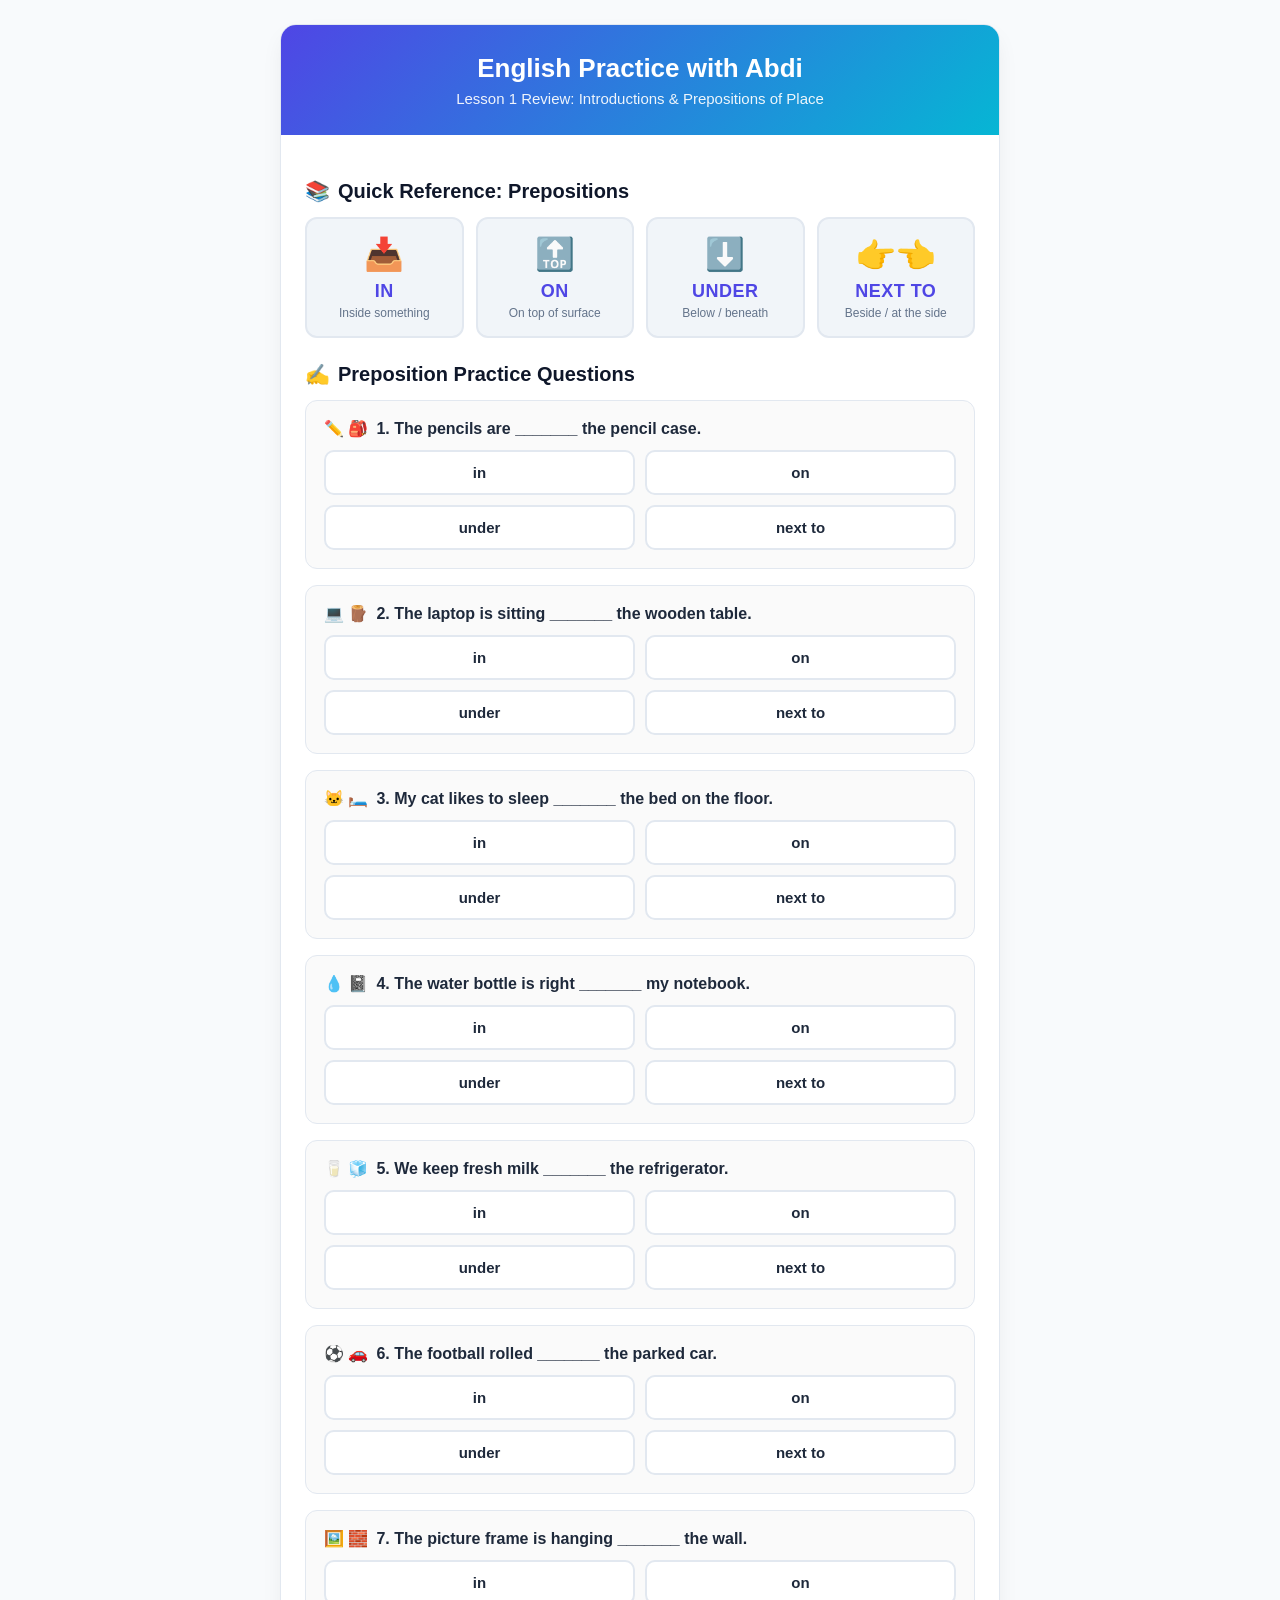
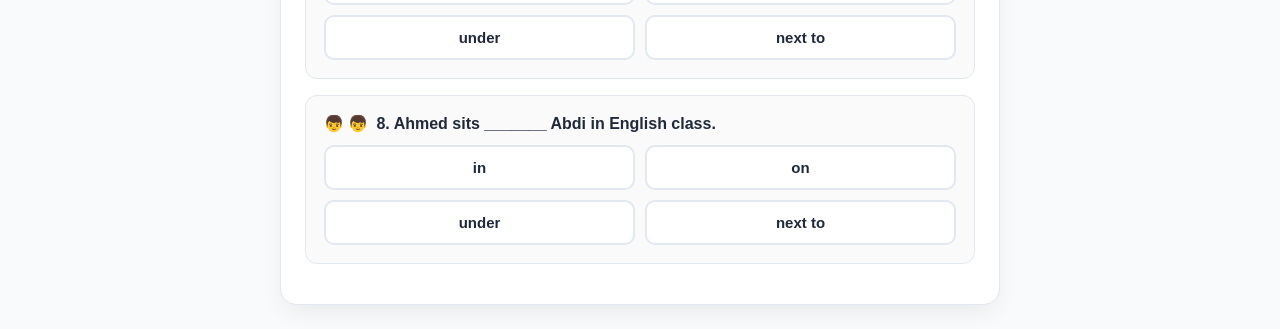
<file: interactive_practice.html>
<!DOCTYPE html>
<html lang="en">
<head>
  <meta charset="UTF-8">
  <meta name="viewport" content="width=device-width, initial-scale=1.0">
  <title>Preply English Practice - Abdi</title>
  <style>
    :root {
      --primary: #4f46e5;
      --primary-hover: #4338ca;
      --success: #16a34a;
      --error: #dc2626;
      --bg: #f8fafc;
      --card: #ffffff;
      --text: #1e293b;
      --muted: #64748b;
      --border: #e2e8f0;
    }
    * {
      box-sizing: border-box;
      margin: 0;
      padding: 0;
      font-family: -apple-system, BlinkMacSystemFont, 'Segoe UI', Roboto, Helvetica, Arial, sans-serif;
    }
    body {
      background: var(--bg);
      color: var(--text);
      padding: 24px 16px;
      display: flex;
      justify-content: center;
    }
    .container {
      max-width: 720px;
      width: 100%;
      background: var(--card);
      border-radius: 16px;
      box-shadow: 0 10px 25px -5px rgba(0, 0, 0, 0.08);
      overflow: hidden;
      border: 1px solid var(--border);
    }
    header {
      background: linear-gradient(135deg, #4f46e5 0%, #06b6d4 100%);
      color: white;
      padding: 28px 24px;
      text-align: center;
    }
    header h1 {
      font-size: 26px;
      font-weight: 700;
      margin-bottom: 6px;
    }
    header p {
      font-size: 15px;
      opacity: 0.92;
    }
    .content {
      padding: 24px;
    }
    .section-title {
      font-size: 20px;
      font-weight: 700;
      margin: 20px 0 14px;
      color: #0f172a;
      display: flex;
      align-items: center;
      gap: 8px;
    }
    .flashcard-grid {
      display: grid;
      grid-template-columns: repeat(auto-fit, minmax(140px, 1fr));
      gap: 12px;
      margin-bottom: 24px;
    }
    .flashcard {
      background: #f1f5f9;
      border: 2px solid #e2e8f0;
      border-radius: 12px;
      padding: 16px 12px;
      text-align: center;
      transition: transform 0.15s ease, border-color 0.15s;
    }
    .flashcard:hover {
      transform: translateY(-2px);
      border-color: var(--primary);
    }
    .flashcard .icon {
      font-size: 32px;
      margin-bottom: 8px;
    }
    .flashcard .word {
      font-size: 18px;
      font-weight: 700;
      color: var(--primary);
      text-transform: uppercase;
      letter-spacing: 0.5px;
    }
    .flashcard .meaning {
      font-size: 12px;
      color: var(--muted);
      margin-top: 4px;
    }

    .quiz-card {
      background: #fafafa;
      border: 1px solid var(--border);
      border-radius: 12px;
      padding: 18px;
      margin-bottom: 16px;
    }
    .quiz-question {
      font-size: 16px;
      font-weight: 600;
      margin-bottom: 12px;
      display: flex;
      align-items: center;
      gap: 8px;
    }
    .options {
      display: flex;
      flex-wrap: wrap;
      gap: 10px;
    }
    .opt-btn {
      flex: 1 1 calc(50% - 10px);
      min-width: 110px;
      padding: 12px 14px;
      font-size: 15px;
      font-weight: 600;
      border: 2px solid var(--border);
      background: white;
      border-radius: 10px;
      cursor: pointer;
      color: var(--text);
      transition: all 0.2s;
    }
    .opt-btn:hover:not(:disabled) {
      border-color: var(--primary);
      background: #eef2ff;
      color: var(--primary);
    }
    .opt-btn.correct {
      background: #dcfce7 !important;
      border-color: var(--success) !important;
      color: var(--success) !important;
    }
    .opt-btn.wrong {
      background: #fee2e2 !important;
      border-color: var(--error) !important;
      color: var(--error) !important;
    }
    .feedback {
      margin-top: 10px;
      font-size: 14px;
      font-weight: 500;
      display: none;
    }
    .feedback.show {
      display: block;
    }
    .feedback.correct-text {
      color: var(--success);
    }
    .feedback.wrong-text {
      color: var(--error);
    }
    .score-banner {
      background: #eff6ff;
      border: 1px solid #bfdbfe;
      border-radius: 12px;
      padding: 16px;
      text-align: center;
      margin-top: 24px;
    }
    .score-banner h3 {
      color: #1e40af;
      margin-bottom: 4px;
    }
    .reset-btn {
      margin-top: 10px;
      background: var(--primary);
      color: white;
      border: none;
      padding: 8px 18px;
      border-radius: 8px;
      font-size: 14px;
      font-weight: 600;
      cursor: pointer;
    }
    .reset-btn:hover {
      background: var(--primary-hover);
    }
  </style>
</head>
<body>
  <div class="container">
    <header>
      <h1>English Practice with Abdi</h1>
      <p>Lesson 1 Review: Introductions & Prepositions of Place</p>
    </header>

    <div class="content">
      <div class="section-title"><span>📚</span> Quick Reference: Prepositions</div>
      <div class="flashcard-grid">
        <div class="flashcard">
          <div class="icon">📥</div>
          <div class="word">IN</div>
          <div class="meaning">Inside something</div>
        </div>
        <div class="flashcard">
          <div class="icon">🔝</div>
          <div class="word">ON</div>
          <div class="meaning">On top of surface</div>
        </div>
        <div class="flashcard">
          <div class="icon">⬇️</div>
          <div class="word">UNDER</div>
          <div class="meaning">Below / beneath</div>
        </div>
        <div class="flashcard">
          <div class="icon">👉👈</div>
          <div class="word">NEXT TO</div>
          <div class="meaning">Beside / at the side</div>
        </div>
      </div>

      <div class="section-title"><span>✍️</span> Preposition Practice Questions</div>
      <div id="quiz-container"></div>

      <div class="score-banner" id="score-banner" style="display:none;">
        <h3 id="score-text">You scored 0 / 0</h3>
        <p>Great job practicing your English today!</p>
        <button class="reset-btn" onclick="initQuiz()">Try Again 🔄</button>
      </div>
    </div>
  </div>

  <script>
    const questions = [
      {
        q: "1. The pencils are _______ the pencil case.",
        emoji: "✏️ 🎒",
        options: ["in", "on", "under", "next to"],
        answer: "in"
      },
      {
        q: "2. The laptop is sitting _______ the wooden table.",
        emoji: "💻 🪵",
        options: ["in", "on", "under", "next to"],
        answer: "on"
      },
      {
        q: "3. My cat likes to sleep _______ the bed on the floor.",
        emoji: "🐱 🛏️",
        options: ["in", "on", "under", "next to"],
        answer: "under"
      },
      {
        q: "4. The water bottle is right _______ my notebook.",
        emoji: "💧 📓",
        options: ["in", "on", "under", "next to"],
        answer: "next to"
      },
      {
        q: "5. We keep fresh milk _______ the refrigerator.",
        emoji: "🥛 🧊",
        options: ["in", "on", "under", "next to"],
        answer: "in"
      },
      {
        q: "6. The football rolled _______ the parked car.",
        emoji: "⚽ 🚗",
        options: ["in", "on", "under", "next to"],
        answer: "under"
      },
      {
        q: "7. The picture frame is hanging _______ the wall.",
        emoji: "🖼️ 🧱",
        options: ["in", "on", "under", "next to"],
        answer: "on"
      },
      {
        q: "8. Ahmed sits _______ Abdi in English class.",
        emoji: "👦 👦",
        options: ["in", "on", "under", "next to"],
        answer: "next to"
      }
    ];

    let score = 0;
    let answered = 0;

    function initQuiz() {
      score = 0;
      answered = 0;
      document.getElementById('score-banner').style.display = 'none';
      const container = document.getElementById('quiz-container');
      container.innerHTML = '';

      questions.forEach((item, index) => {
        const card = document.createElement('div');
        card.className = 'quiz-card';
        card.id = `q-${index}`;

        const qTitle = document.createElement('div');
        qTitle.className = 'quiz-question';
        qTitle.innerHTML = `<span>${item.emoji}</span> <span>${item.q}</span>`;
        card.appendChild(qTitle);

        const optsDiv = document.createElement('div');
        optsDiv.className = 'options';

        item.options.forEach(opt => {
          const btn = document.createElement('button');
          btn.className = 'opt-btn';
          btn.textContent = opt;
          btn.onclick = () => checkAnswer(index, opt, btn);
          optsDiv.appendChild(btn);
        });

        card.appendChild(optsDiv);

        const feedback = document.createElement('div');
        feedback.className = 'feedback';
        feedback.id = `fb-${index}`;
        card.appendChild(feedback);

        container.appendChild(card);
      });
    }

    function checkAnswer(qIndex, selectedOpt, clickedBtn) {
      const q = questions[qIndex];
      const card = document.getElementById(`q-${qIndex}`);
      const buttons = card.querySelectorAll('.opt-btn');
      const feedback = document.getElementById(`fb-${qIndex}`);

      buttons.forEach(btn => btn.disabled = true);

      if (selectedOpt === q.answer) {
        clickedBtn.classList.add('correct');
        feedback.textContent = `✅ Excellent! "${q.answer}" is correct.`;
        feedback.className = 'feedback show correct-text';
        score++;
      } else {
        clickedBtn.classList.add('wrong');
        buttons.forEach(btn => {
          if (btn.textContent === q.answer) btn.classList.add('correct');
        });
        feedback.textContent = `❌ Not quite! The correct preposition is "${q.answer}".`;
        feedback.className = 'feedback show wrong-text';
      }

      answered++;
      if (answered === questions.length) {
        document.getElementById('score-banner').style.display = 'block';
        document.getElementById('score-text').textContent = `You scored ${score} out of ${questions.length}! 🎉`;
      }
    }

    initQuiz();
  </script>
</body>
</html>
</file>
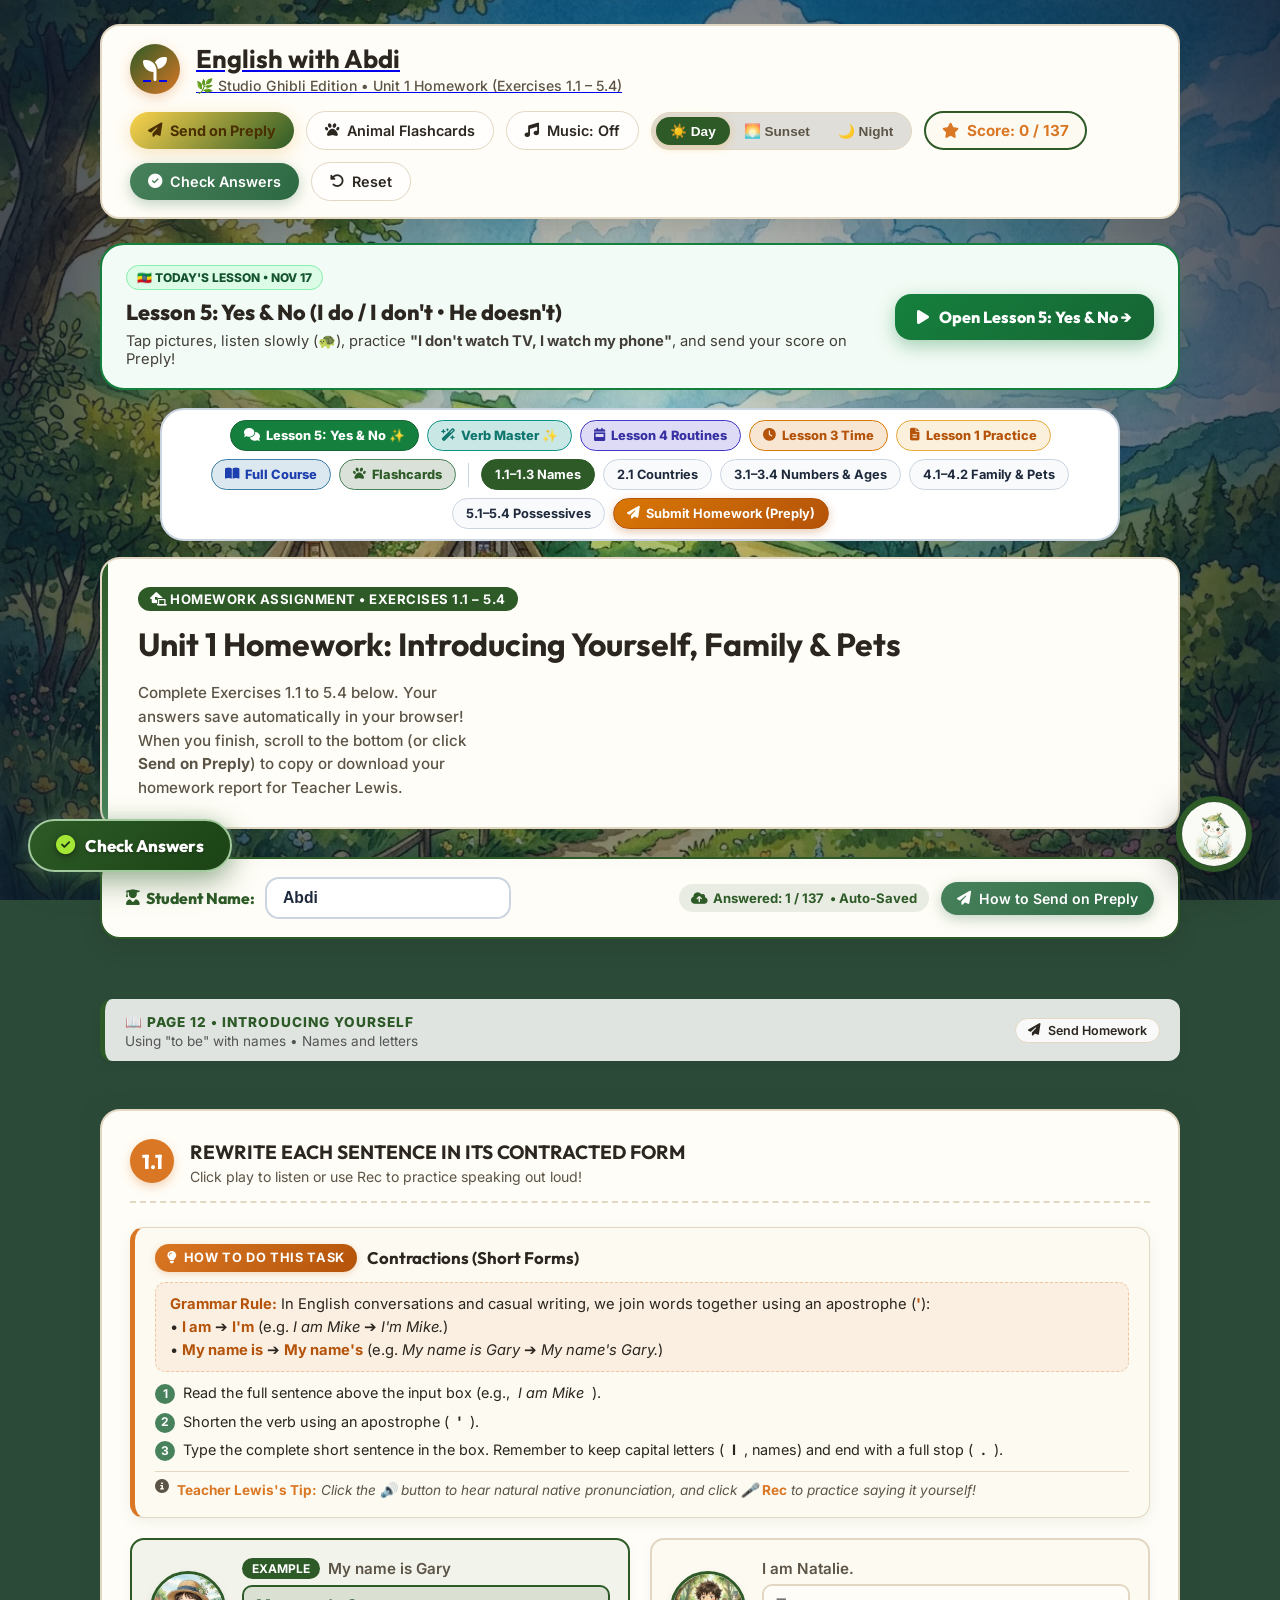
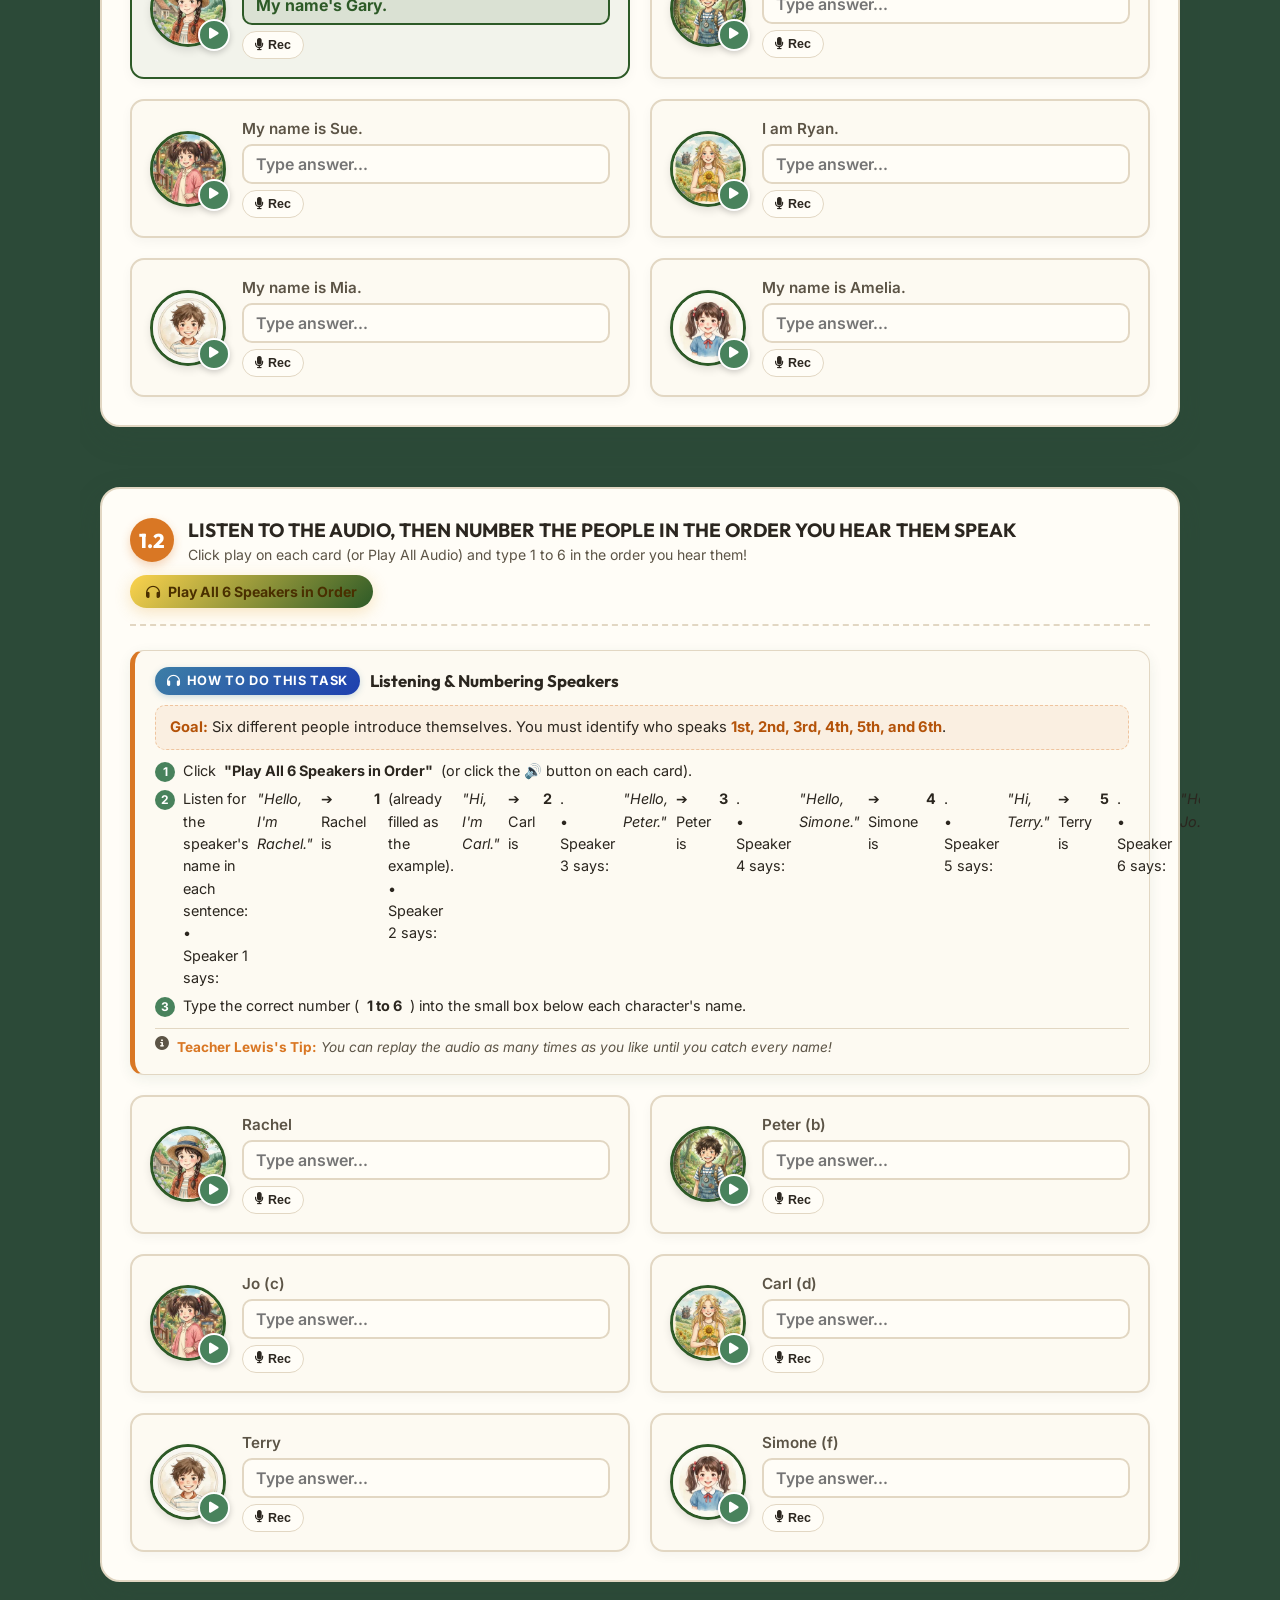
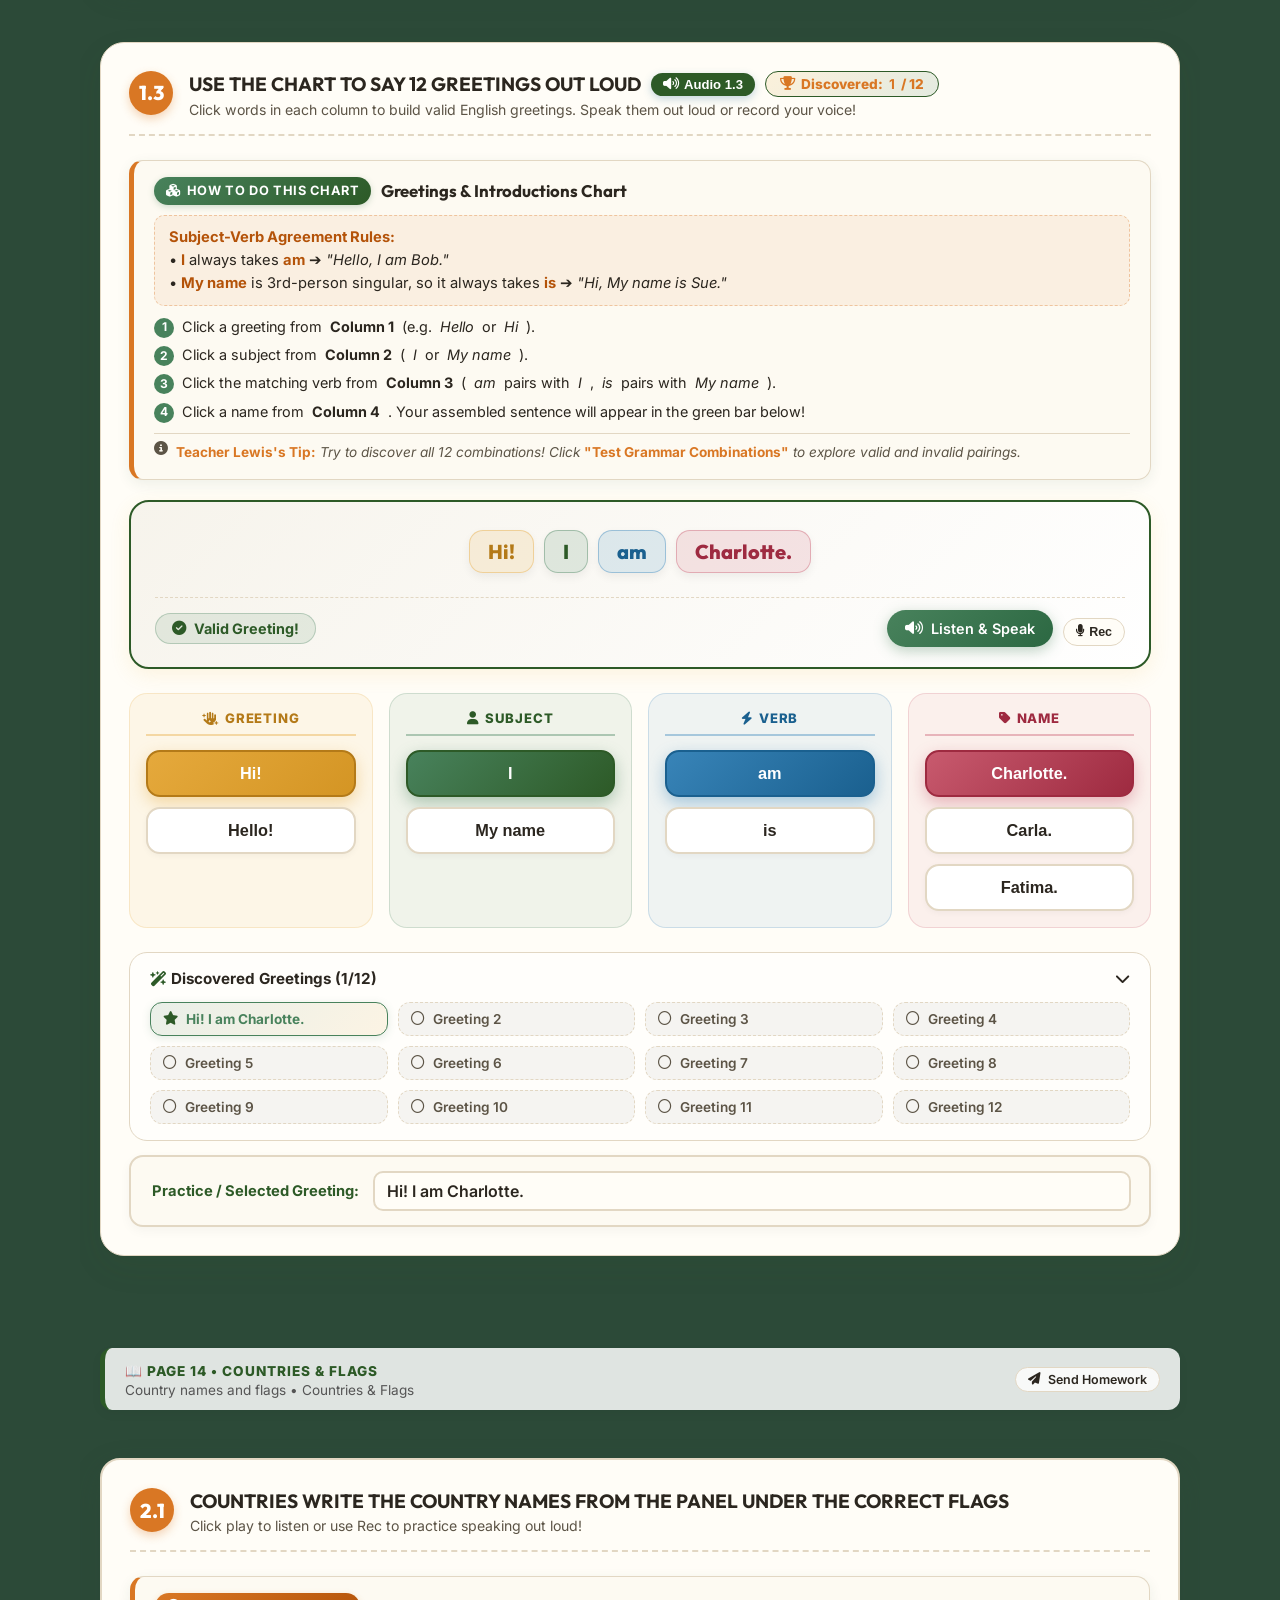
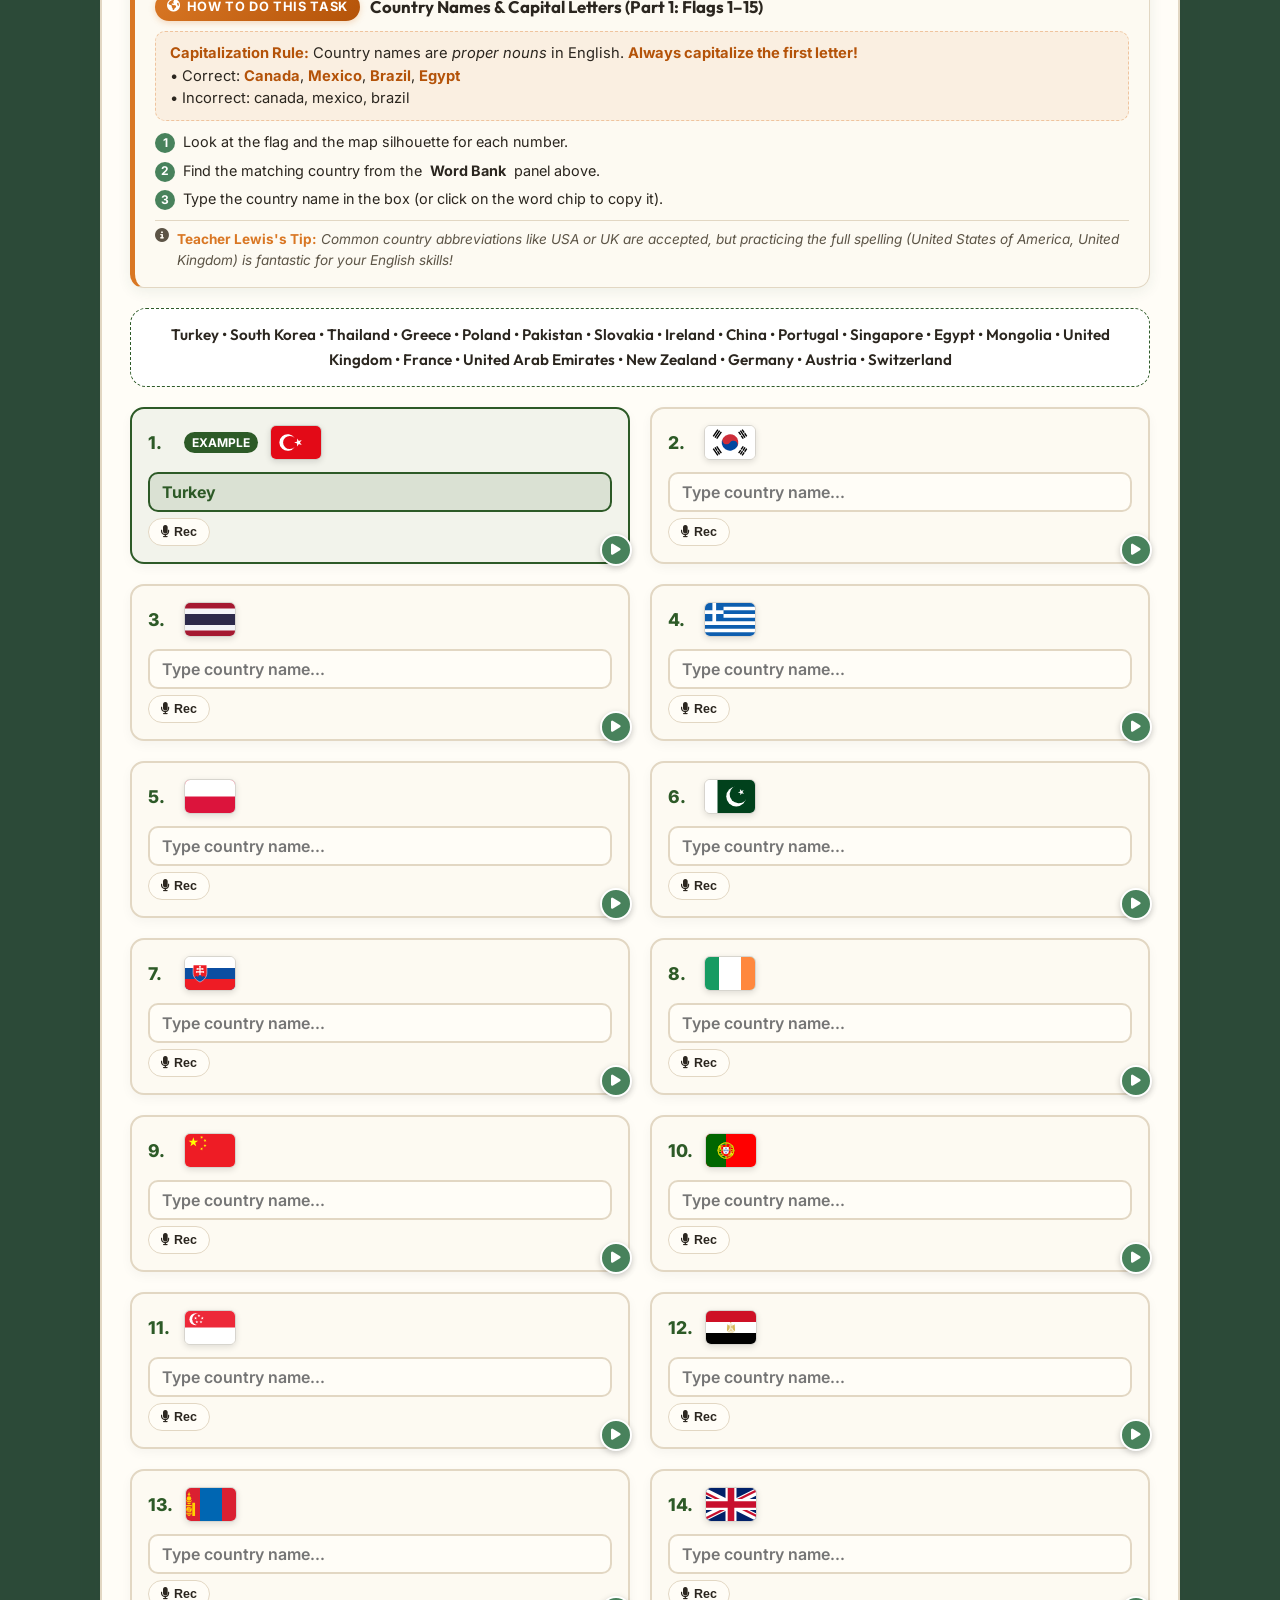
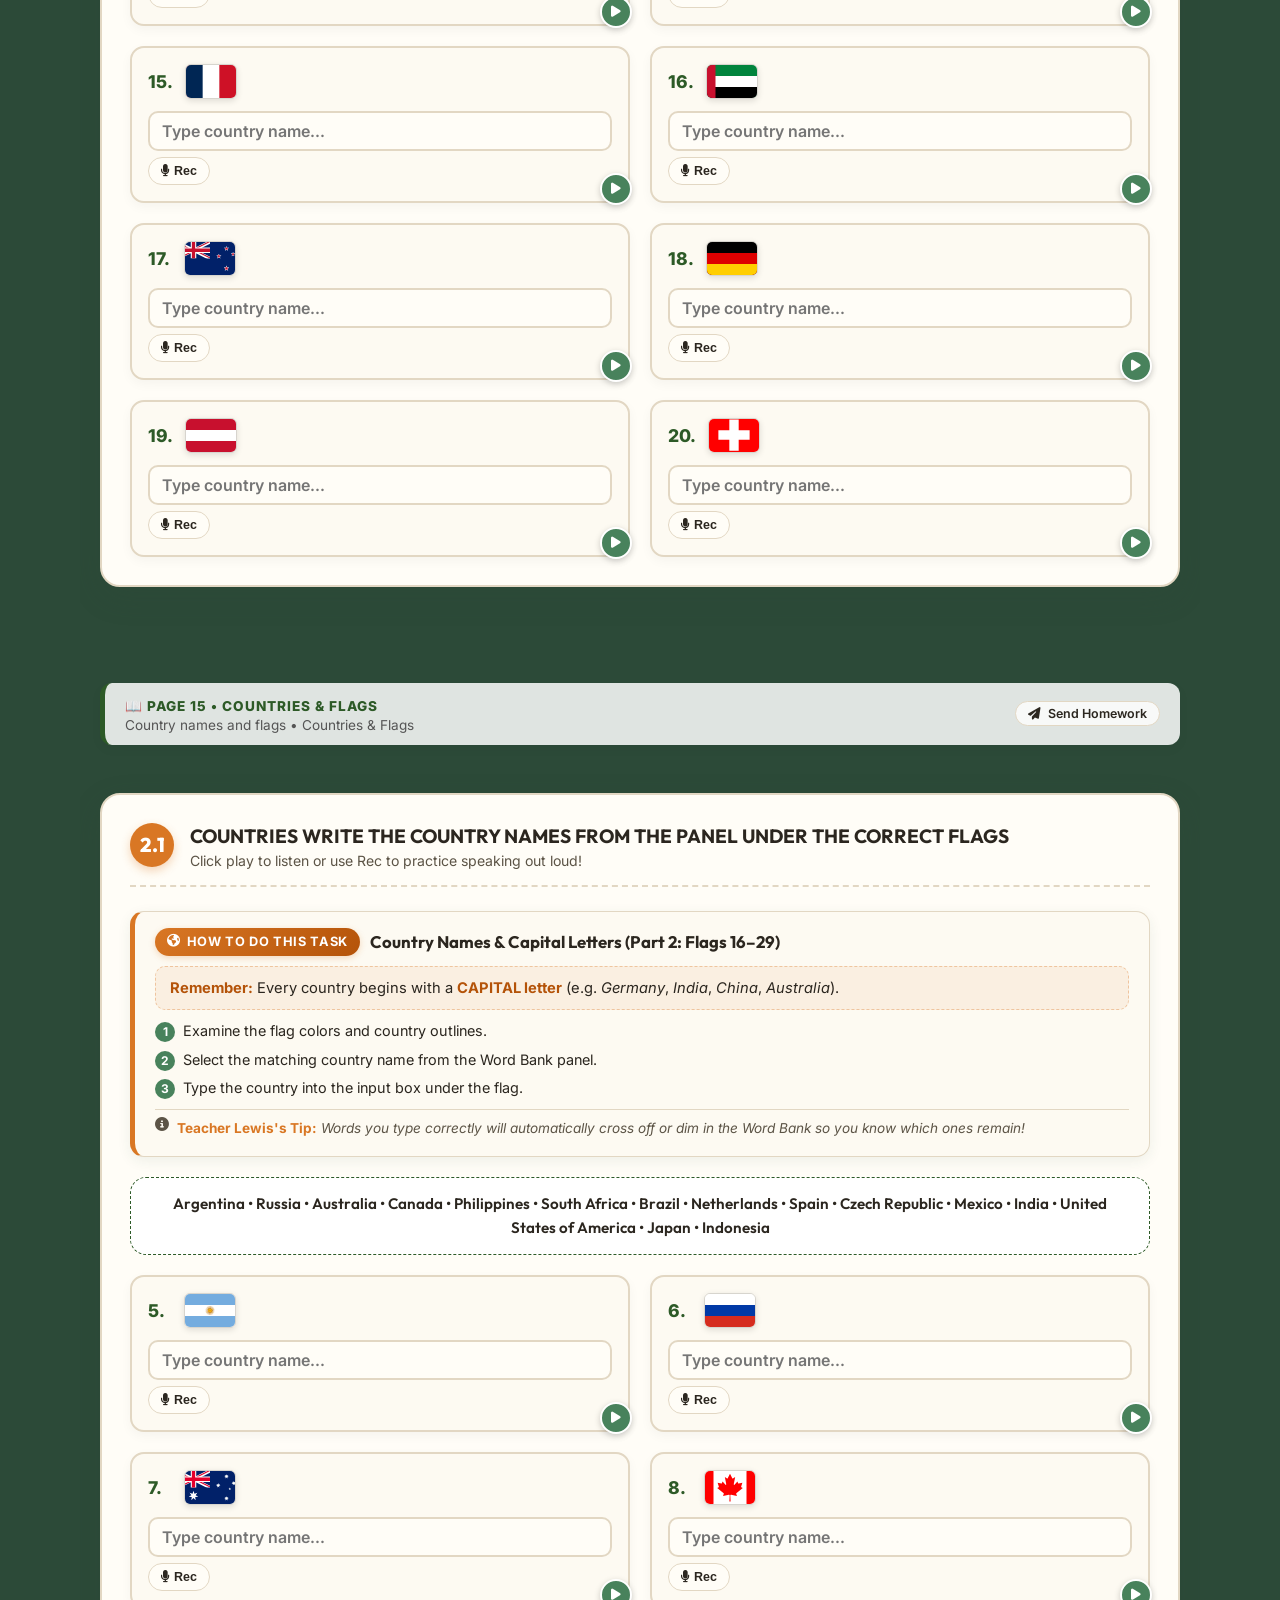
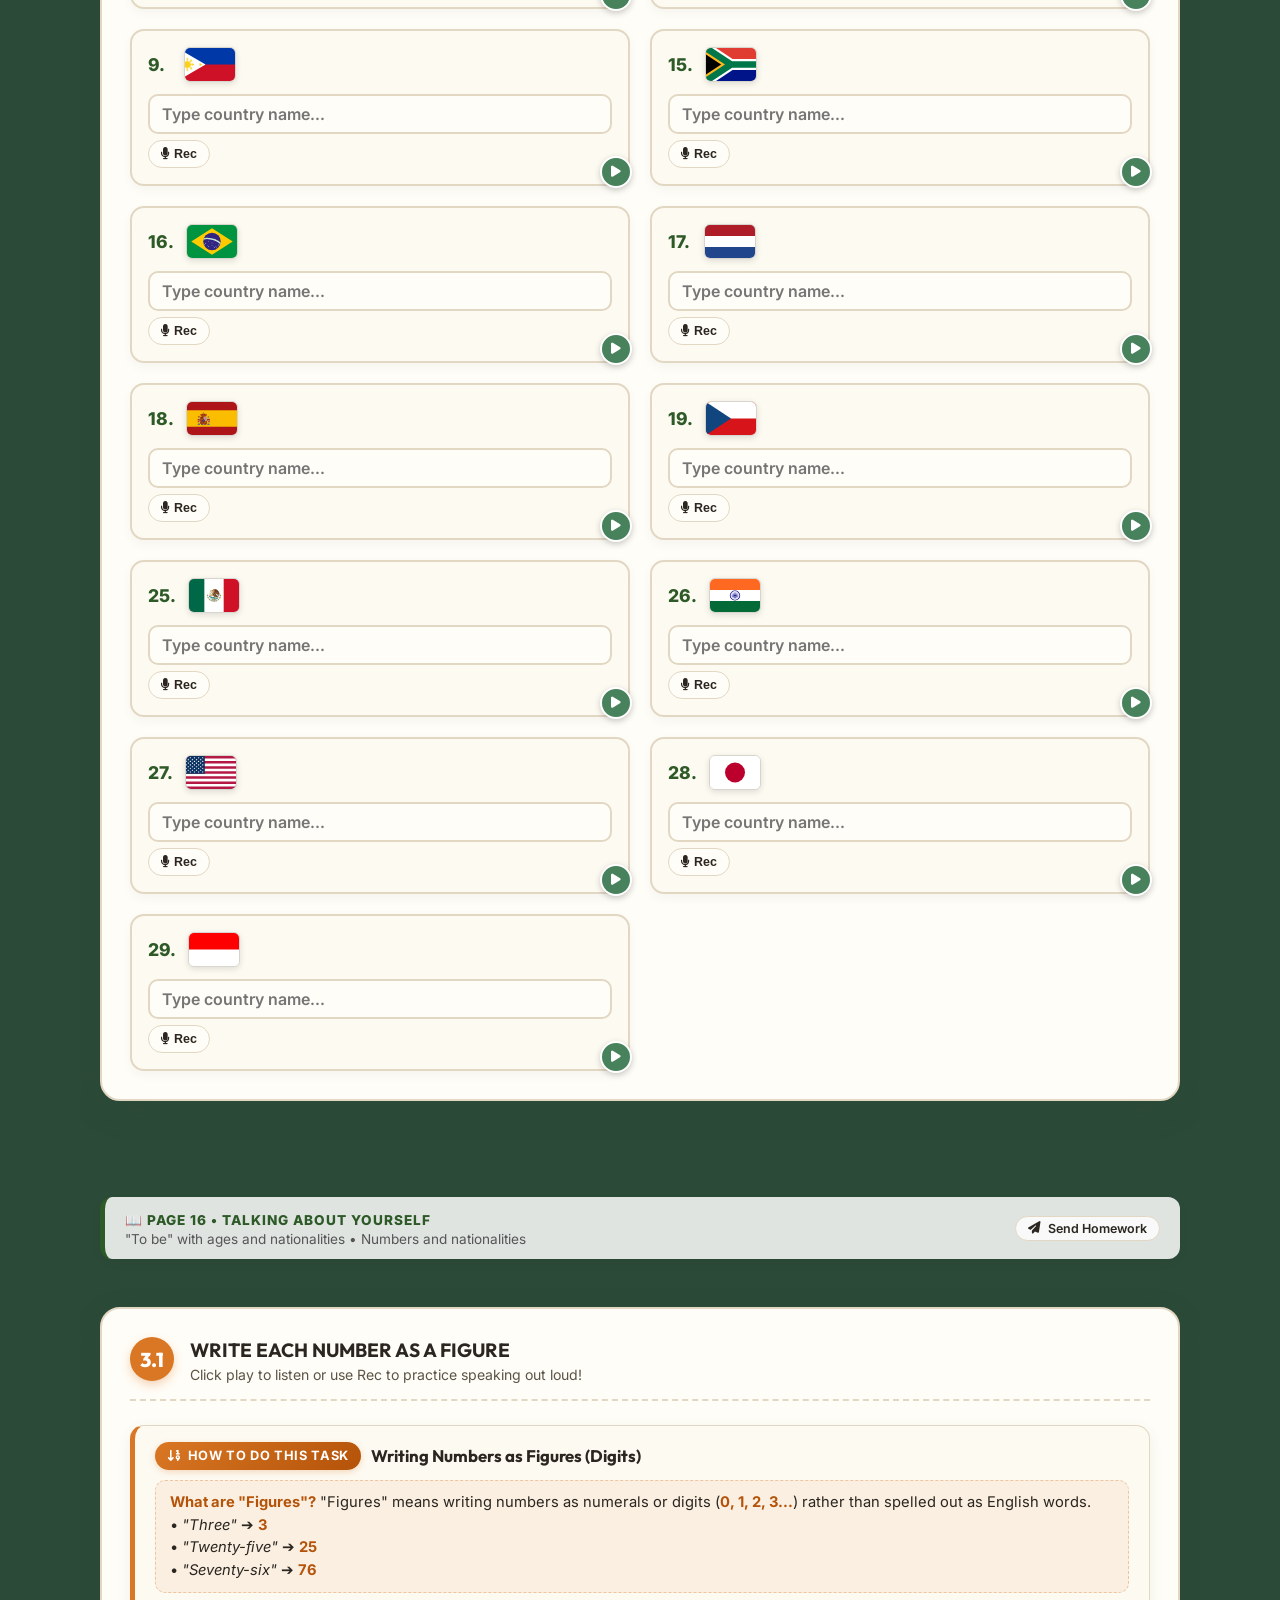
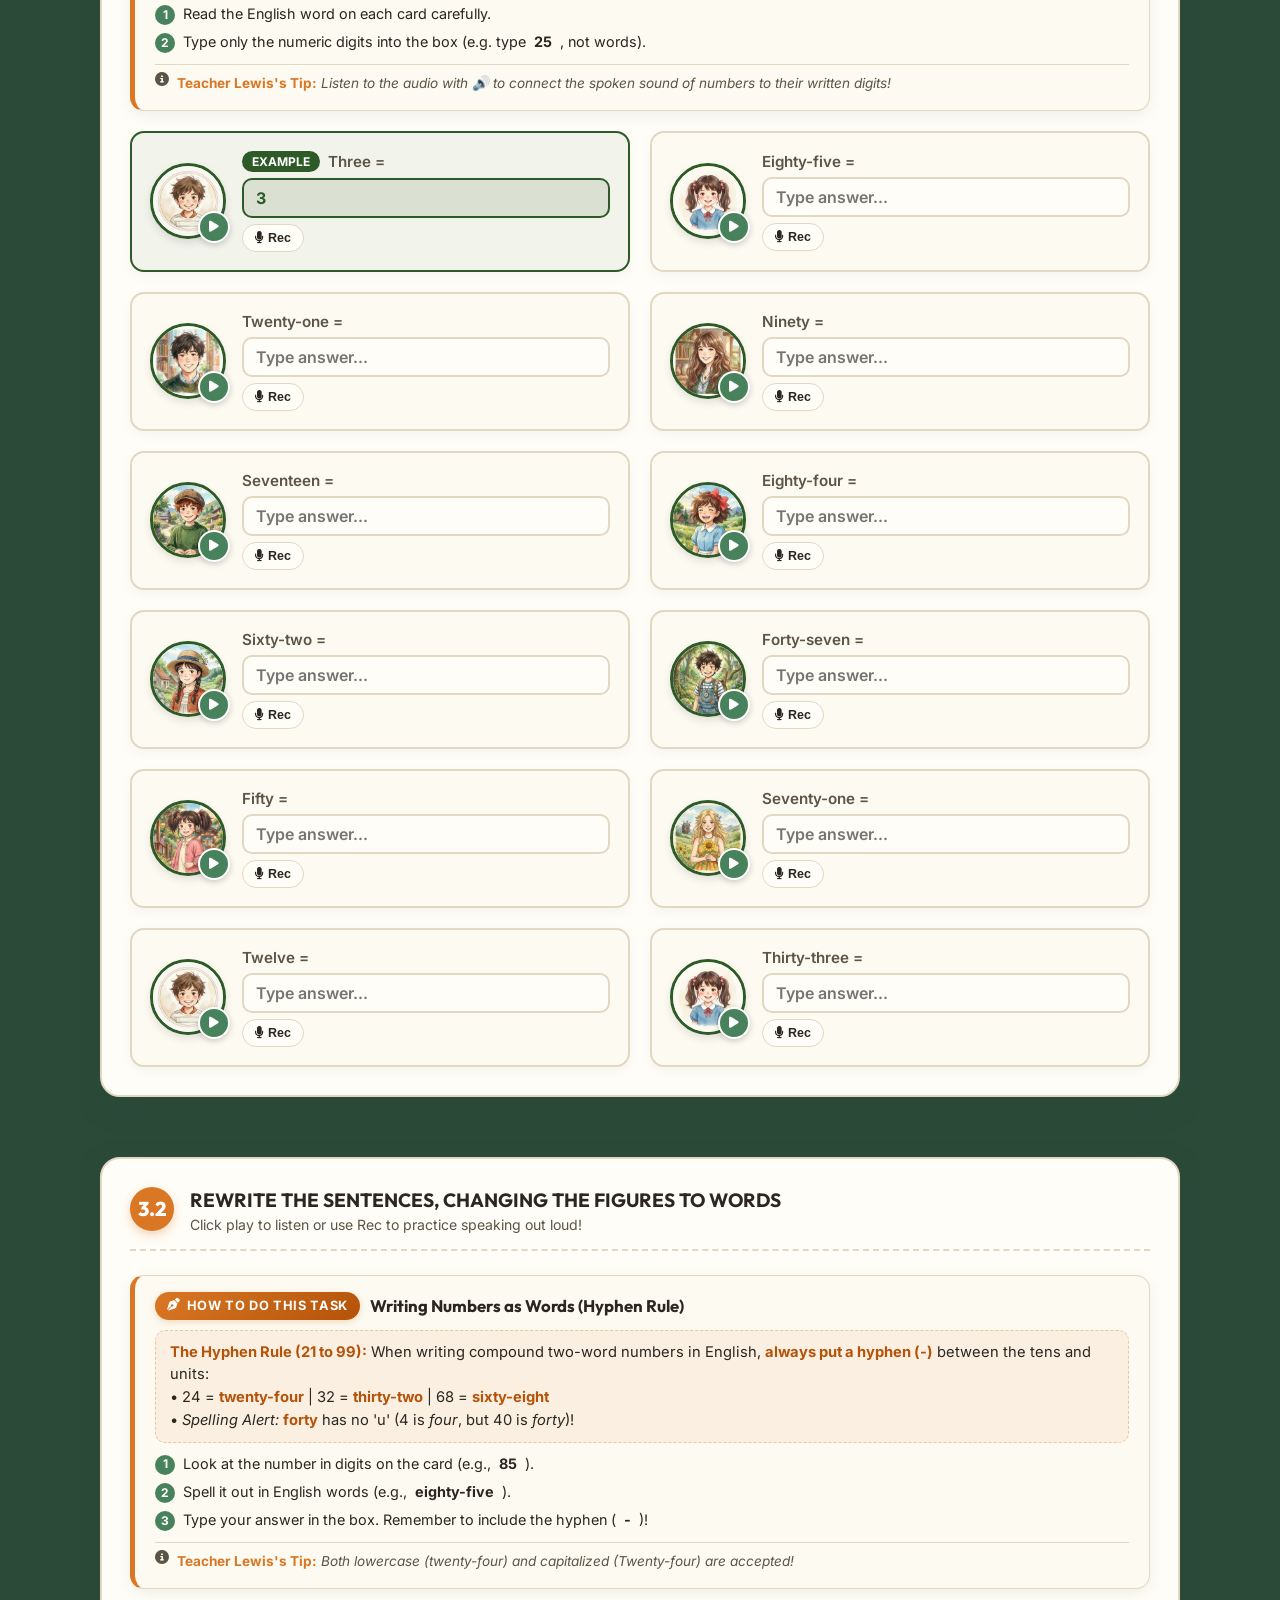
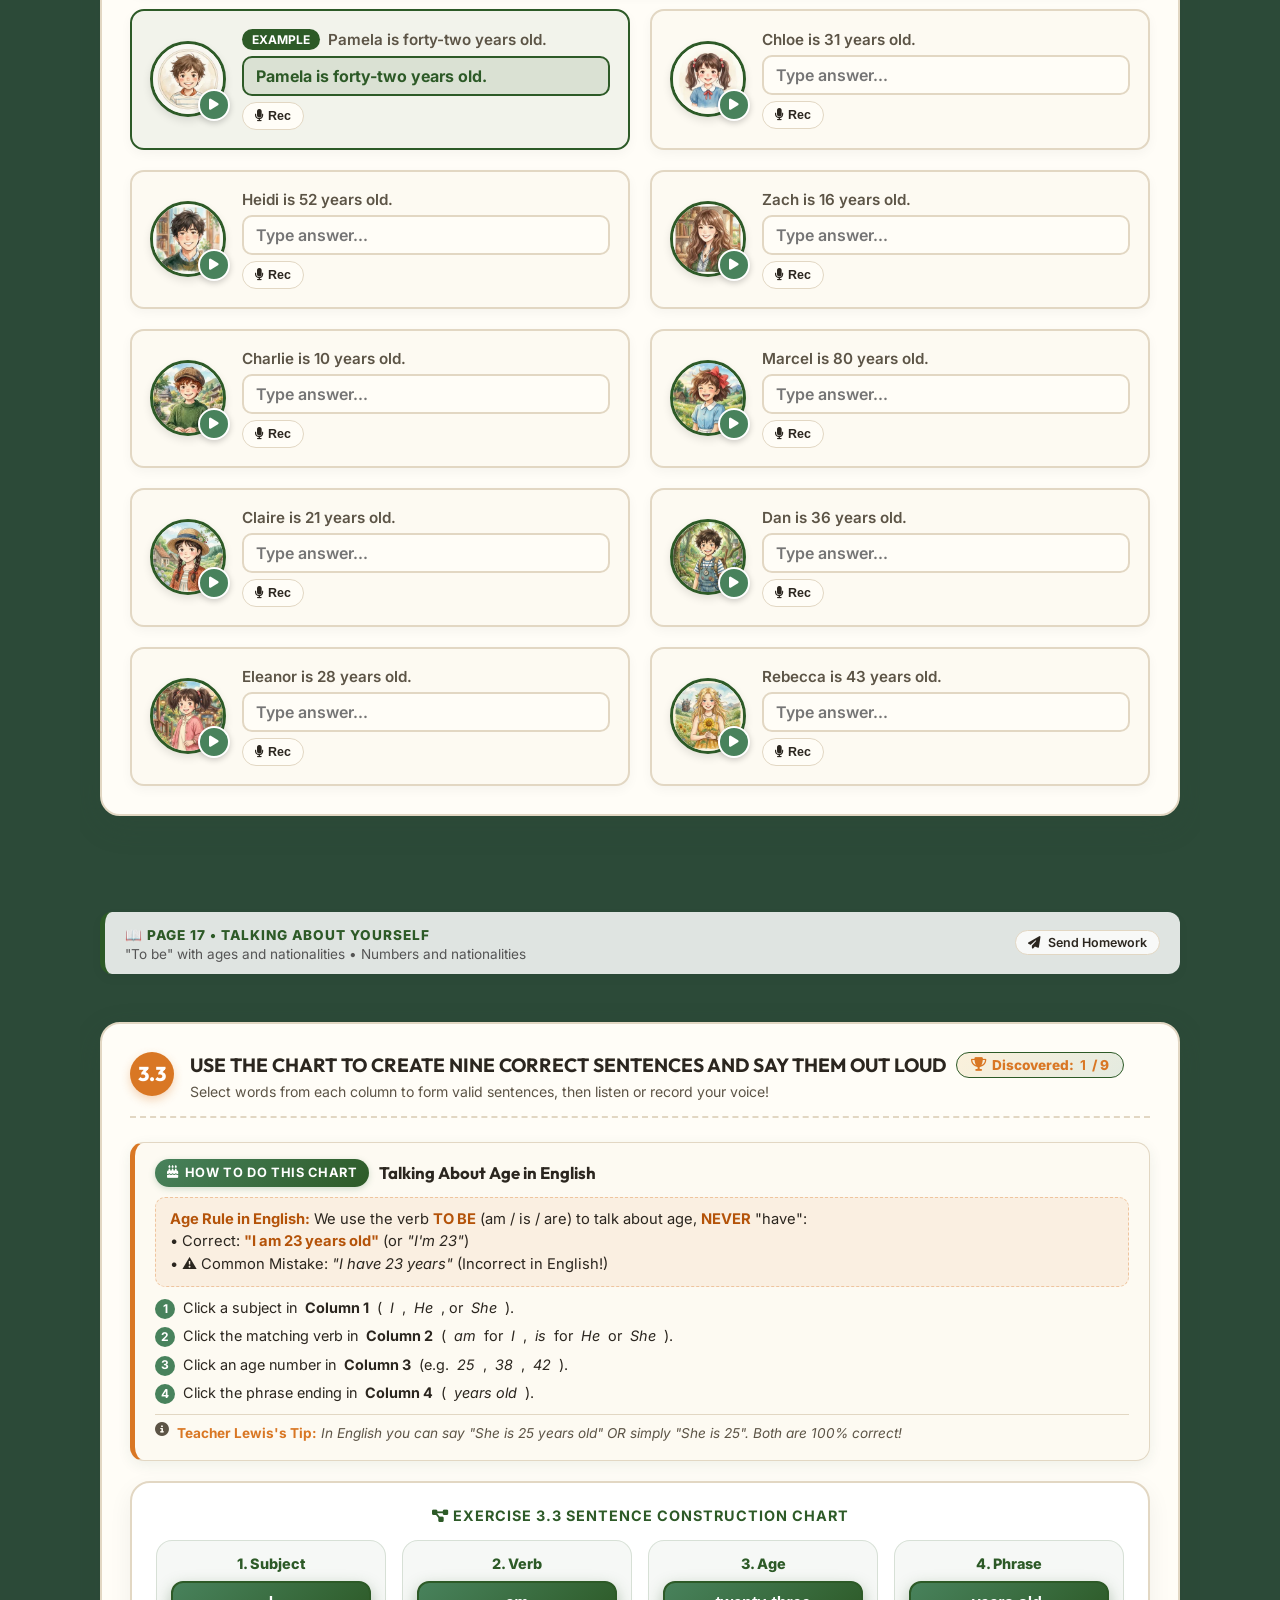
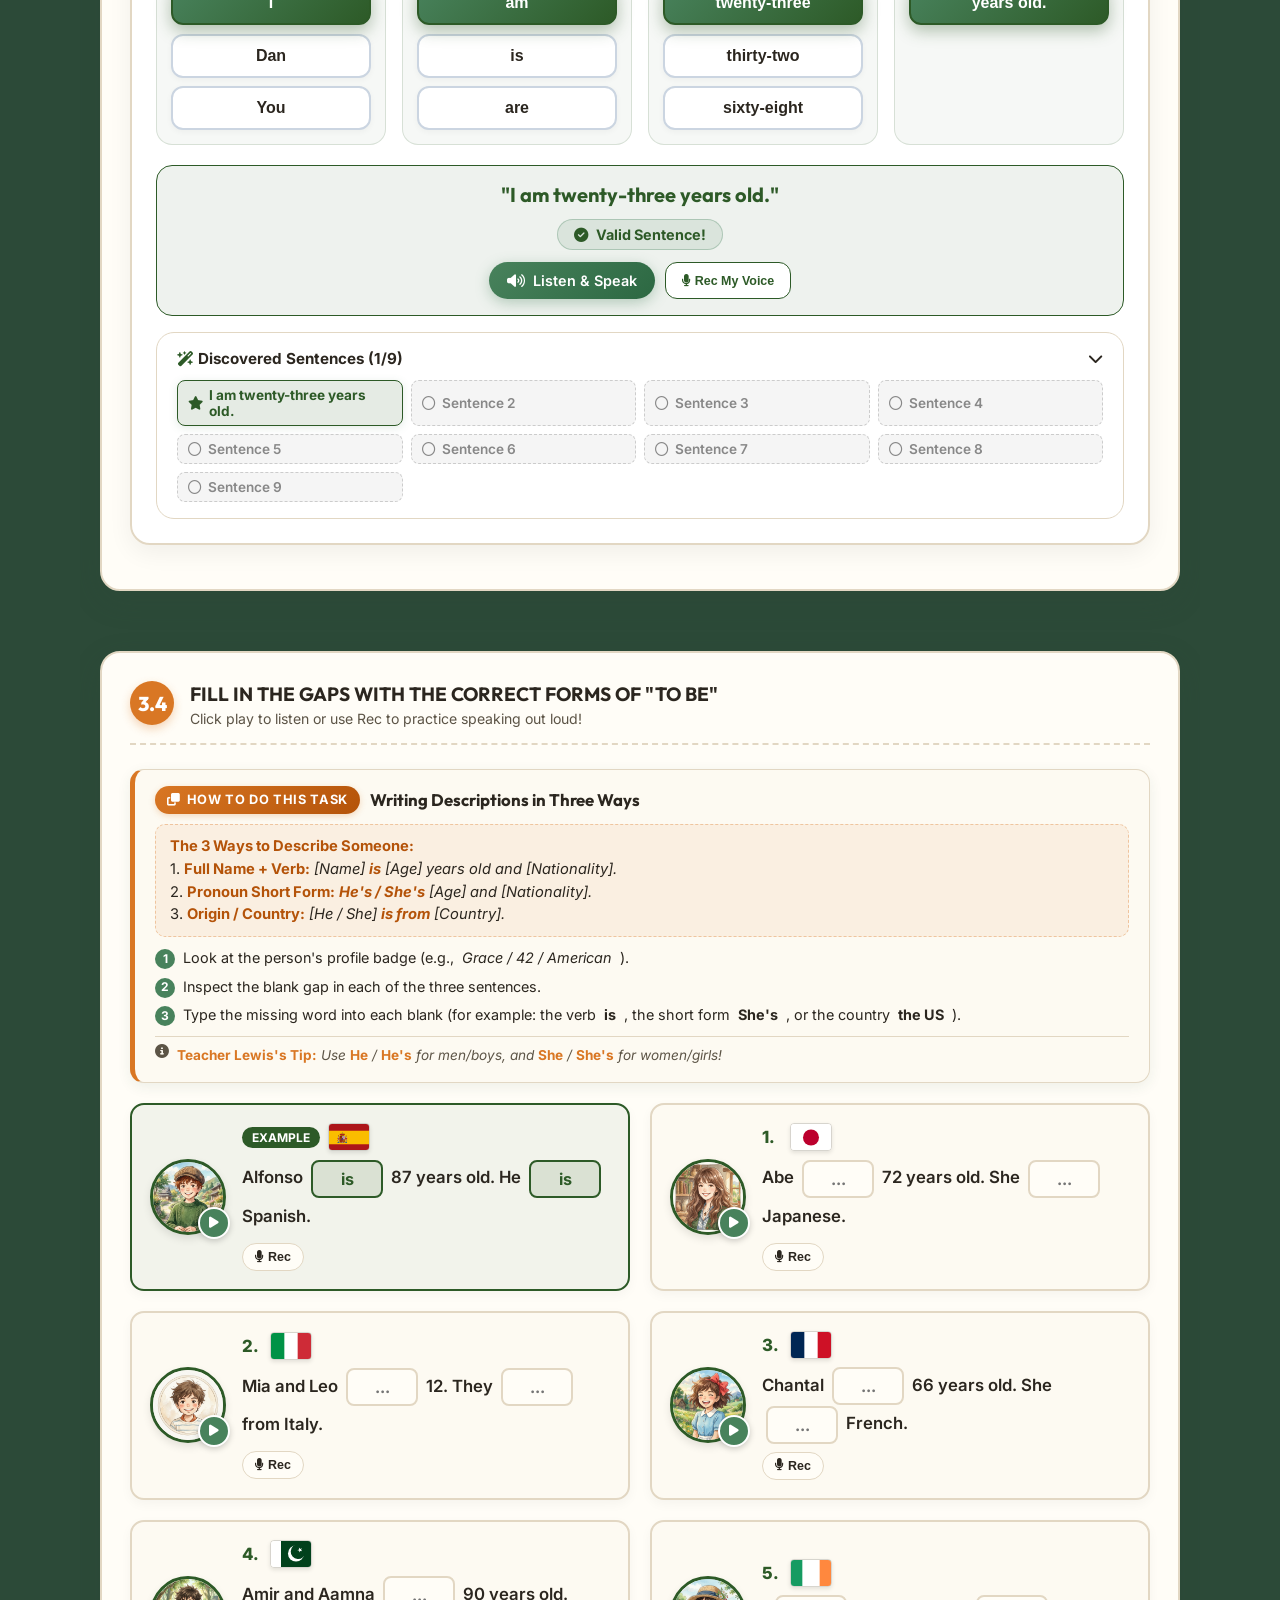
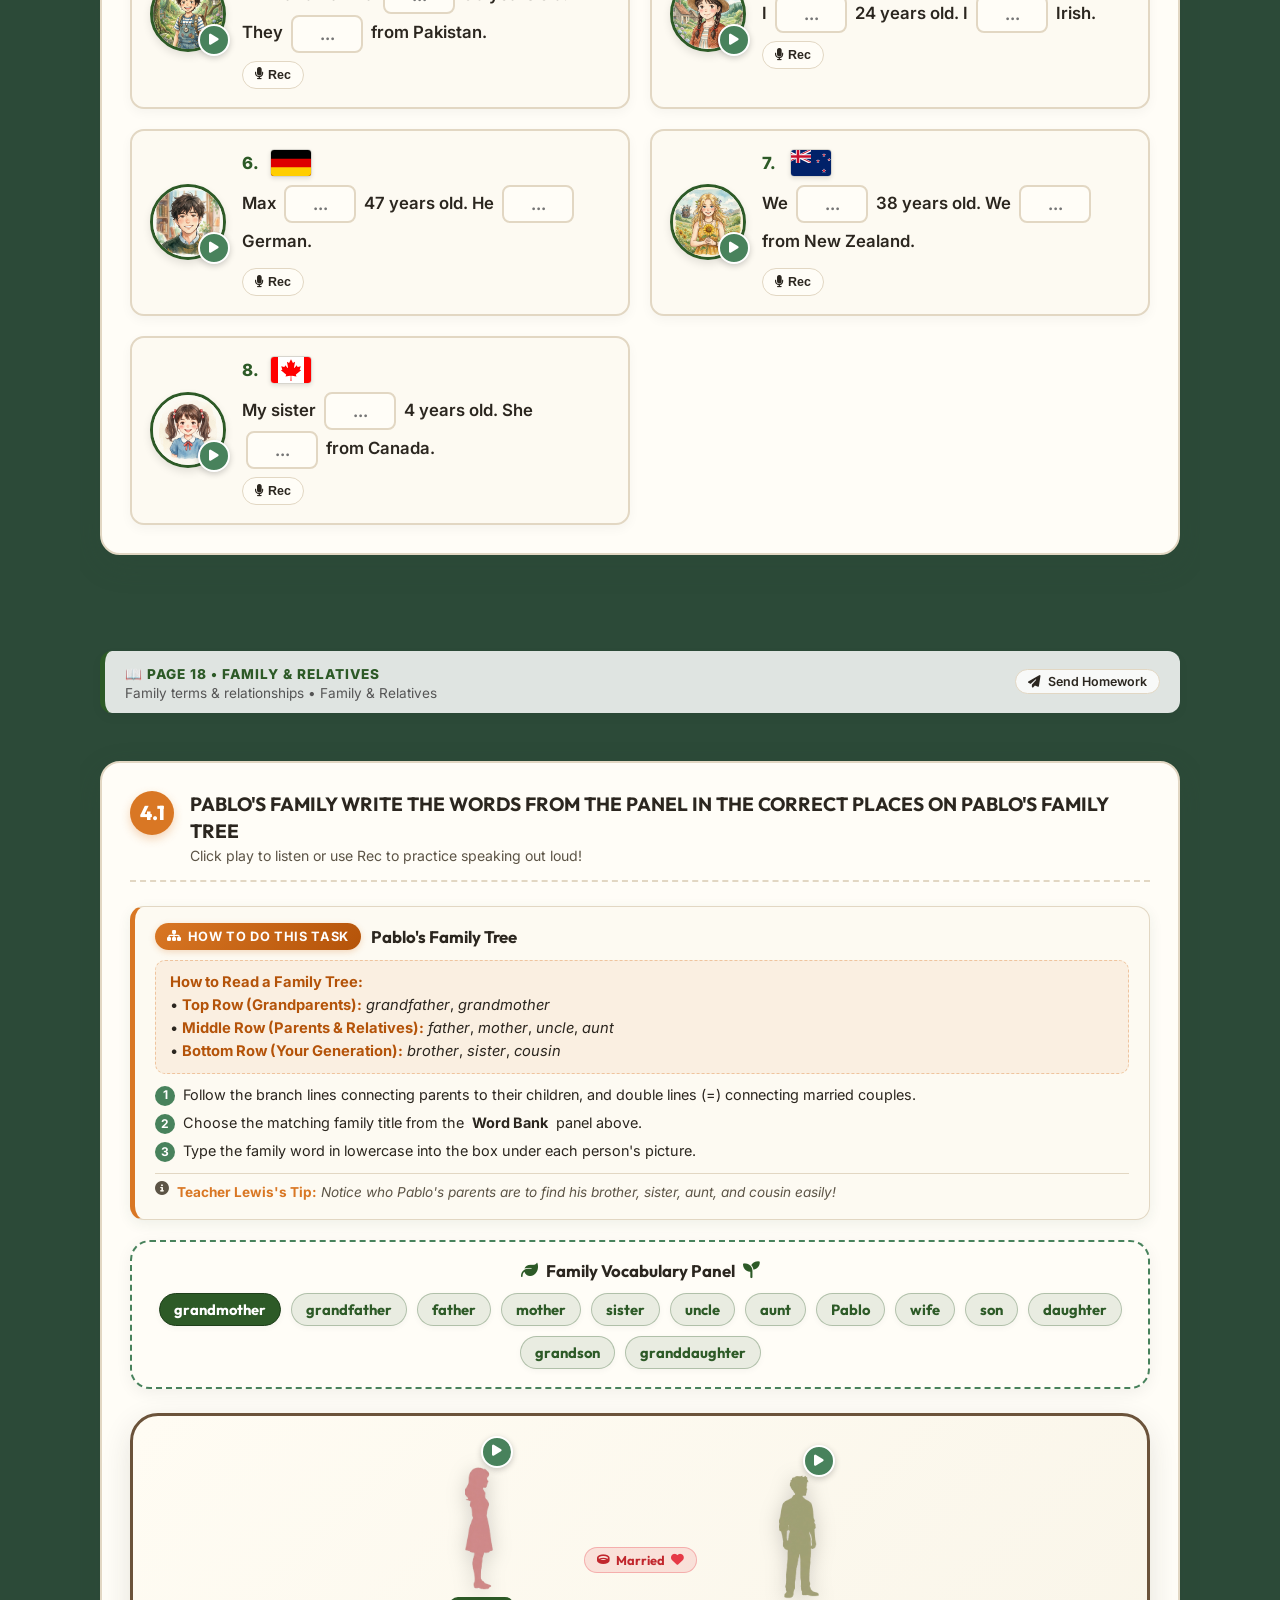
<file: lesson-01.html>
<!DOCTYPE html>
<html lang="en">
<head>
  <meta charset="UTF-8">
  <meta name="viewport" content="width=device-width, initial-scale=1.0">
  <title>English with Abdi • Homework Book • Unit 1 (Exercises 1.1 – 5.4) | Studio Ghibli Edition</title>
  
  <!-- Early Theme Init to prevent white flash (FOUC) -->
  <script>
    (function() {
      try {
        var t = localStorage.getItem('ghibli_theme') || 'day';
        if (t !== 'day') document.documentElement.className = 'theme-' + t;
      } catch(e) {}
    })();
  </script>

  <style>
    html { scroll-behavior: smooth; overflow-x: hidden; }
    body { overflow-x: hidden; max-width: 100vw; }
    img { max-width: 100%; height: auto; display: block; }
    .ghibli-container { max-width: 1120px; width: 100%; overflow-x: hidden; }
    .ghibli-avatar-wrap { width: 76px; height: 76px; position: relative; flex-shrink: 0; }
    .ghibli-avatar-img { width: 76px; height: 76px; max-width: 76px; max-height: 76px; border-radius: 50%; object-fit: cover; }
    .mascot-avatar-wrap { width: 76px !important; height: 76px !important; position: relative; flex-shrink: 0; }
    .mascot-avatar { width: 76px !important; height: 76px !important; max-width: 76px !important; max-height: 76px !important; border-radius: 50%; object-fit: cover; }
  </style>

  <!-- Google Fonts -->
  <link rel="preconnect" href="https://fonts.googleapis.com">
  <link rel="preconnect" href="https://fonts.gstatic.com" crossorigin>
  <link href="https://fonts.googleapis.com/css2?family=Inter:wght@400;500;600;700&family=Outfit:wght@500;600;700;800&display=swap" rel="stylesheet">
  
  <!-- FontAwesome Icons -->
  <link rel="stylesheet" href="https://cdnjs.cloudflare.com/ajax/libs/font-awesome/6.4.0/css/all.min.css">
  
  <!-- Shared CSS Tokens -->
  <link rel="stylesheet" href="ghibli_page12.css">
  <link rel="stylesheet" href="ghibli_theme.css">
  
  <style>
    :root {
      --ghibli-bg-url: url('images/ghibli/bg.webp');
      --ghibli-accent-gold: #2d5a27;
      --ghibli-card-bg: #fffdf7 !important;
    }
    body.theme-sunset, html.theme-sunset body {
      --ghibli-bg-url: url('images/ghibli/sunset.webp');
      --ghibli-card-bg: #fff8ef !important;
    }
    body.theme-night, html.theme-night body {
      --ghibli-bg-url: url('images/ghibli/night.webp');
      --ghibli-card-bg: #182334 !important;
    }

    /* Make all containers 100% solid & eliminate backdrop-filter scroll glitches */
    .ghibli-header, .ghibli-hero-card, .ghibli-section, .ghibli-card, .ghibli-card-letter, .ex1-3-card,
    .chapter-nav-bar, .l5-spotlight-card, .hw-student-bar, .preply-submit-card,
    .mascot-min-bar, .mascot-bubble {
      backdrop-filter: none !important;
      -webkit-backdrop-filter: none !important;
    }
    .ghibli-header, .ghibli-hero-card, .ghibli-section, .ghibli-card, .ghibli-card-letter, .ex1-3-card {
      background-color: var(--ghibli-card-bg) !important;
      background: var(--ghibli-card-bg) !important;
    }

    .chapter-nav-bar { display: flex; align-items: center; justify-content: center; gap: 8px; padding: 10px 14px; flex-wrap: wrap; background: #ffffff; border-radius: 24px; margin: 0 auto 16px auto; max-width: 960px; border: 2px solid #cbd5e1; box-shadow: 0 4px 16px rgba(0,0,0,0.08); }
    .ch-nav-pill { display: inline-flex; align-items: center; gap: 6px; padding: 7px 13px; border-radius: 20px; font-size: 0.8rem; font-weight: 700; text-decoration: none; transition: all 0.2s; border: 1.5px solid #cbd5e1; color: #1e293b; background: #f8fafc; }
    .ch-nav-pill:hover { background: #ecfdf5; color: #14532d; border-color: #48825c; transform: translateY(-1px); }
    .ch-nav-pill.active { background: #2d5a27; color: #ffffff; border-color: #2d5a27; }
    .ch-nav-pill.submit-pill { background: linear-gradient(135deg, #d97706, #b45309); color: #ffffff; border-color: #b45309; box-shadow: 0 3px 10px rgba(180, 83, 9, 0.3); }

    /* Lesson 5 Top Spotlight Card (100% solid) */
    .l5-spotlight-card {
      background: #f2fbf5;
      border: 2.5px solid #15803d;
      border-radius: 24px;
      padding: 20px 24px;
      margin: 0 auto 18px auto;
      box-shadow: 0 12px 30px rgba(21, 128, 61, 0.16);
      display: flex;
      align-items: center;
      justify-content: space-between;
      flex-wrap: wrap;
      gap: 16px;
    }
    body.theme-night .l5-spotlight-card {
      background: #142420;
      border-color: #4ade80;
      color: #f8fafc;
    }
    body.theme-night .chapter-nav-bar {
      background: #182334;
      border-color: #384a63;
    }
    body.theme-night .ch-nav-pill {
      background: #1e293b;
      color: #f1f5f9;
      border-color: #475569;
    }
    body.theme-night .ghibli-btn-secondary {
      background: #1e293b !important;
      color: #f8fafc !important;
      border-color: #475569 !important;
    }
    .l5-cta-btn {
      display: inline-flex;
      align-items: center;
      gap: 10px;
      padding: 13px 22px;
      border-radius: 16px;
      background: linear-gradient(135deg, #15803d, #166534);
      color: #ffffff;
      font-family: var(--font-heading, 'Outfit', sans-serif);
      font-weight: 800;
      font-size: 1rem;
      text-decoration: none;
      box-shadow: 0 6px 18px rgba(21, 128, 61, 0.35);
      transition: transform 0.15s ease;
    }
    .l5-cta-btn:hover { transform: translateY(-2px); }

    /* Prevent horizontal overflow & giant floating overlays on mobile */
    #ghibliMascotWidget .mascot-bubble-wrap { display: none; }
    #ghibliMascotWidget.bubble-open .mascot-bubble-wrap { display: flex; }
    @media (max-width: 768px) {
      .ghibli-container { padding: 10px !important; }
      .ghibli-mascot-container, .ghibli-floating-check-btn { display: none !important; }
      .tree-descent-connector, .gen4-row, .gen5-row { margin-left: 0 !important; width: 100% !important; max-width: 100% !important; }
      .tree-descent-connector * { margin-left: 0 !important; max-width: 100% !important; }
      .l5-spotlight-card { padding: 16px; }
      .l5-cta-btn { width: 100%; justify-content: center; }
    }

    /* Student Homework Top Bar (100% solid) */
    .hw-student-bar {
      background: #fffdf7;
      border: 2px solid #2d5a27;
      border-radius: 20px;
      padding: 18px 24px;
      margin: 0 auto 24px auto;
      box-shadow: 0 8px 24px rgba(0,0,0,0.08);
      display: flex;
      align-items: center;
      justify-content: space-between;
      flex-wrap: wrap;
      gap: 16px;
    }
    body.theme-night .hw-student-bar {
      background: #182334;
      border-color: #48825c;
      color: #f1f5f9;
    }
    .hw-name-group {
      display: flex;
      align-items: center;
      gap: 10px;
      flex-wrap: wrap;
      flex: 1;
      min-width: 260px;
    }
    .hw-name-label {
      font-family: var(--font-heading, 'Outfit', sans-serif);
      font-weight: 800;
      font-size: 0.98rem;
      color: #2d5a27;
      display: flex;
      align-items: center;
      gap: 6px;
    }
    body.theme-night .hw-name-label { color: #8fd19e; }
    .hw-name-input {
      padding: 10px 16px;
      border-radius: 14px;
      border: 2px solid #cbd5e1;
      font-size: 0.98rem;
      font-weight: 700;
      min-width: 220px;
      outline: none;
      transition: all 0.2s;
      background: #fff;
      color: #1e293b;
    }
    .hw-name-input:focus {
      border-color: #2d5a27;
      box-shadow: 0 0 0 3px rgba(45, 90, 39, 0.18);
    }
    .hw-progress-group {
      display: flex;
      align-items: center;
      gap: 12px;
      flex-wrap: wrap;
    }
    .hw-autosave-pill {
      font-size: 0.82rem;
      font-weight: 700;
      color: #2d5a27;
      background: rgba(45, 90, 39, 0.1);
      padding: 6px 12px;
      border-radius: 99px;
      display: inline-flex;
      align-items: center;
      gap: 6px;
    }
    body.theme-night .hw-autosave-pill {
      color: #a3e6b4;
      background: rgba(72, 130, 92, 0.25);
    }

    /* Preply Submission & Instructions Card (100% solid) */
    .preply-submit-card {
      background: #fffdf7;
      border: 3px solid #2d5a27;
      border-radius: 26px;
      padding: 32px;
      margin: 44px 0 28px 0;
      box-shadow: 0 14px 36px rgba(0, 0, 0, 0.12);
      position: relative;
      overflow: hidden;
    }
    body.theme-night .preply-submit-card {
      background: #182334;
      border-color: #48825c;
      color: #f1f5f9;
    }
    .preply-header-banner {
      display: flex;
      align-items: center;
      justify-content: space-between;
      flex-wrap: wrap;
      gap: 16px;
      padding-bottom: 20px;
      border-bottom: 2px dashed rgba(45, 90, 39, 0.25);
      margin-bottom: 24px;
    }
    .preply-steps-grid {
      display: grid;
      grid-template-columns: repeat(auto-fit, minmax(260px, 1fr));
      gap: 18px;
      margin-bottom: 26px;
    }
    .preply-step-box {
      background: #ffffff;
      border: 2px solid #e2d7c3;
      border-radius: 18px;
      padding: 20px;
      box-shadow: 0 4px 14px rgba(0,0,0,0.04);
      display: flex;
      flex-direction: column;
      gap: 10px;
    }
    body.theme-night .preply-step-box {
      background: #1e293b;
      border-color: #475569;
    }
    .preply-step-badge {
      display: inline-flex;
      align-items: center;
      gap: 8px;
      background: #2d5a27;
      color: #fff;
      font-family: var(--font-heading, 'Outfit', sans-serif);
      font-weight: 800;
      font-size: 0.82rem;
      padding: 5px 12px;
      border-radius: 99px;
      width: fit-content;
      text-transform: uppercase;
      letter-spacing: 0.5px;
    }
    .preply-step-title {
      font-family: var(--font-heading, 'Outfit', sans-serif);
      font-weight: 800;
      font-size: 1.1rem;
      color: var(--ghibli-text-main, #2b261f);
      margin: 0;
    }
    body.theme-night .preply-step-title { color: #f8fafc; }
    .preply-step-desc {
      font-size: 0.92rem;
      line-height: 1.55;
      color: var(--ghibli-text-muted, #555);
      margin: 0;
    }
    body.theme-night .preply-step-desc { color: #cbd5e1; }
    .preply-action-panel {
      background: rgba(45, 90, 39, 0.06);
      border: 2px solid rgba(45, 90, 39, 0.22);
      border-radius: 20px;
      padding: 24px;
      margin-bottom: 22px;
    }
    body.theme-night .preply-action-panel {
      background: rgba(45, 90, 39, 0.16);
      border-color: rgba(143, 209, 158, 0.3);
    }
    .preply-btn-row {
      display: flex;
      gap: 14px;
      flex-wrap: wrap;
      margin-top: 16px;
    }
    .preply-big-btn {
      flex: 1;
      min-width: 230px;
      padding: 14px 20px;
      border-radius: 16px;
      font-family: var(--font-heading, 'Outfit', sans-serif);
      font-weight: 800;
      font-size: 0.98rem;
      cursor: pointer;
      border: none;
      display: inline-flex;
      align-items: center;
      justify-content: center;
      gap: 10px;
      transition: all 0.2s ease;
      text-decoration: none;
    }
    .preply-big-btn:hover {
      transform: translateY(-2px);
    }
    .preply-btn-copy {
      background: linear-gradient(135deg, #2d5a27, #48825c);
      color: #ffffff;
      box-shadow: 0 6px 18px rgba(45, 90, 39, 0.3);
    }
    .preply-btn-image {
      background: linear-gradient(135deg, #e5a93c, #d48817);
      color: #ffffff;
      box-shadow: 0 6px 18px rgba(212, 136, 23, 0.3);
    }
    .preply-btn-txt {
      background: #ffffff;
      color: #2d5a27;
      border: 2px solid #2d5a27;
    }
    body.theme-night .preply-btn-txt {
      background: #1e293b;
      color: #8fd19e;
      border-color: #8fd19e;
    }
    .preply-report-preview {
      width: 100%;
      min-height: 220px;
      max-height: 360px;
      padding: 16px;
      border-radius: 14px;
      border: 1.5px solid #cbd5e1;
      background: #ffffff;
      color: #1e293b;
      font-family: 'Consolas', 'Monaco', monospace;
      font-size: 0.86rem;
      line-height: 1.5;
      resize: vertical;
      box-sizing: border-box;
      margin-top: 12px;
    }
    body.theme-night .preply-report-preview {
      background: #0f172a;
      color: #e2e8f0;
      border-color: #334155;
    }
    .preply-status-toast {
      margin-top: 14px;
      padding: 12px 18px;
      border-radius: 12px;
      font-weight: 700;
      font-size: 0.95rem;
      display: none;
      align-items: center;
      gap: 10px;
    }
    .preply-status-toast.show {
      display: flex;
      background: #dcfce7;
      color: #166534;
      border: 1.5px solid #22c55e;
    }
    .hw-ex-breakdown-grid {
      display: grid;
      grid-template-columns: repeat(auto-fill, minmax(150px, 1fr));
      gap: 10px;
      margin-top: 16px;
    }
    .hw-ex-chip {
      background: #fff;
      border: 1.5px solid #e2d7c3;
      border-radius: 12px;
      padding: 10px 12px;
      display: flex;
      align-items: center;
      justify-content: space-between;
      font-weight: 700;
      font-size: 0.88rem;
      color: #2b261f;
    }
    body.theme-night .hw-ex-chip {
      background: #1e293b;
      border-color: #334155;
      color: #f1f5f9;
    }
    .hw-ex-chip.perfect {
      background: #dcfce7;
      border-color: #22c55e;
      color: #166534;
    }
    .hw-ex-chip.partial {
      background: #fef3c7;
      border-color: #f59e0b;
      color: #92400e;
    }
  </style>
</head>
<body class="theme-day">
  <div class="ghibli-bg-overlay"></div>
  <div class="ghibli-vignette"></div>
  <div id="firefliesContainer"></div>

  <div class="ghibli-container">
    <header class="ghibli-header">
      <a href="index.html" class="ghibli-brand">
        <div class="ghibli-logo-badge"><i class="fa-solid fa-seedling"></i></div>
        <div class="ghibli-title-wrap">
          <h1>English with Abdi</h1>
          <span class="ghibli-subtitle">🌿 Studio Ghibli Edition • Unit 1 Homework (Exercises 1.1 – 5.4)</span>
        </div>
      </a>
      <div class="ghibli-header-actions">
        <a href="#preply-submit-section" class="ghibli-btn ghibli-btn-gold" style="text-decoration:none;"><i class="fa-solid fa-paper-plane"></i> Send on Preply</a>
        <a href="animal_flashcards.html" class="ghibli-btn ghibli-btn-secondary" style="text-decoration:none;"><i class="fa-solid fa-paw"></i> Animal Flashcards</a>
        <button class="ghibli-btn ghibli-btn-secondary" id="toggleAmbientBtn" title="Toggle Background Music"><i class="fa-solid fa-music"></i> <span class="bgm-btn-text">Music: Off</span></button>
        <div class="tod-group">
          <button class="tod-btn active" data-theme="day">☀️ Day</button>
          <button class="tod-btn" data-theme="sunset">🌅 Sunset</button>
          <button class="tod-btn" data-theme="night">🌙 Night</button>
        </div>
        <div class="ghibli-score-badge" id="ghibliScoreBadge"><i class="fa-solid fa-star"></i> <span id="ghibliScoreText">Score: 0 / 137</span></div>
        <button class="ghibli-btn ghibli-btn-primary" id="ghibliCheckAnswersBtn"><i class="fa-solid fa-circle-check"></i> Check Answers</button>
        <button class="ghibli-btn ghibli-btn-secondary" id="ghibliResetBtn"><i class="fa-solid fa-rotate-left"></i> Reset</button>
      </div>
    </header>

    <!-- TODAY'S LESSON 5 SPOTLIGHT (AT THE VERY TOP) -->
    <section class="l5-spotlight-card" aria-label="Today's Lesson 5">
      <div style="flex:1; min-width:240px;">
        <div style="display:inline-flex; align-items:center; gap:6px; padding:4px 10px; border-radius:99px; background:#dcfce7; color:#14532d; font-size:0.75rem; font-weight:800; border:1px solid #86efac; margin-bottom:8px;">
          <span>🇪🇹 TODAY'S LESSON • NOV 17</span>
        </div>
        <h2 style="font-family:'Outfit',sans-serif; font-weight:800; font-size:1.35rem; margin:0 0 6px 0;">Lesson 5: Yes &amp; No (I do / I don't • He doesn't)</h2>
        <p style="font-size:0.92rem; opacity:0.88; margin:0;">Tap pictures, listen slowly (🐢), practice <strong>"I don't watch TV, I watch my phone"</strong>, and send your score on Preply!</p>
      </div>
      <div style="display:flex; flex-direction:column; gap:8px; align-items:flex-end;">
        <a href="yes_no_routines.html" class="l5-cta-btn">
          <i class="fa-solid fa-play"></i> Open Lesson 5: Yes &amp; No →
        </a>
      </div>
    </section>

    <!-- Homework Quick Section Jump Bar -->
    <div class="chapter-nav-bar">
      <!-- Background Course Materials & Extra Practice -->
      <a href="yes_no_routines.html" class="ch-nav-pill" style="background: #15803d; border-color: #166534; color: #ffffff; font-weight: 800;" title="Lesson 5: Yes &amp; No (I do / I don't / He doesn't)">
        <i class="fa-solid fa-comments"></i> Lesson 5: Yes &amp; No ✨
      </a>
      <a href="verb_practice.html" class="ch-nav-pill" style="background: rgba(13,148,136,0.22); border-color: #0d9488; color: #0f766e; font-weight: 800;" title="Verb Master Practice (He/She vs I)">
        <i class="fa-solid fa-wand-magic-sparkles"></i> Verb Master ✨
      </a>
      <a href="weekly_routines.html" class="ch-nav-pill" style="background: rgba(67,56,202,0.18); border-color: #4338ca; color: #3730a3; font-weight: 800;" title="Lesson 4: Weekly Routines &amp; He/She">
        <i class="fa-solid fa-calendar-week"></i> Lesson 4 Routines
      </a>
      <a href="daily_routines.html" class="ch-nav-pill" style="background: rgba(217,119,6,0.18); border-color: #d97706; color: #b45309; font-weight: 800;" title="Lesson 3: Daily Routines &amp; Time">
        <i class="fa-solid fa-clock"></i> Lesson 3 Time
      </a>
      <a href="practice.html" class="ch-nav-pill" style="background: rgba(229,169,60,0.18); border-color: #e5a93c; color: #b45309; font-weight: 800;" title="Lesson 1 Practice &amp; Prepositions in Background">
        <i class="fa-solid fa-file-lines"></i> Lesson 1 Practice
      </a>
      <a href="course.html" class="ch-nav-pill" style="background: rgba(61,126,166,0.18); border-color: #3d7ea6; color: #1e40af; font-weight: 800;" title="Full Course Workbook in Background">
        <i class="fa-solid fa-book-open"></i> Full Course
      </a>
      <a href="animal_flashcards.html" class="ch-nav-pill" style="background: rgba(45,90,39,0.18); border-color: #48825c; color: #2d5a27; font-weight: 800;" title="Animal Flashcards Game">
        <i class="fa-solid fa-paw"></i> Flashcards
      </a>
      <span style="display:inline-block; width:1px; height:24px; background:#cbd5e1; margin:0 4px; vertical-align:middle;"></span>
      <a href="#page-12" class="ch-nav-pill active">1.1–1.3 Names</a>
      <a href="#page-14" class="ch-nav-pill">2.1 Countries</a>
      <a href="#page-16" class="ch-nav-pill">3.1–3.4 Numbers &amp; Ages</a>
      <a href="#page-18" class="ch-nav-pill">4.1–4.2 Family &amp; Pets</a>
      <a href="#page-20" class="ch-nav-pill">5.1–5.4 Possessives</a>
      <a href="#preply-submit-section" class="ch-nav-pill submit-pill"><i class="fa-solid fa-paper-plane"></i> Submit Homework (Preply)</a>
    </div>

    <!-- Unit Hero Card -->
    <div class="ghibli-hero-card">
      <span class="ghibli-unit-tag"><i class="fa-solid fa-house-laptop"></i> Homework Assignment • Exercises 1.1 – 5.4</span>
      <h2 class="ghibli-hero-title">Unit 1 Homework: Introducing Yourself, Family &amp; Pets</h2>
      <p class="ghibli-hero-desc">Complete Exercises 1.1 to 5.4 below. Your answers save automatically in your browser! When you finish, scroll to the bottom (or click <strong>Send on Preply</strong>) to copy or download your homework report for Teacher Lewis.</p>
    </div>

    <!-- Student Name & Auto-Save Homework Bar -->
    <div class="hw-student-bar">
      <div class="hw-name-group">
        <label for="hwStudentNameTop" class="hw-name-label">
          <i class="fa-solid fa-user-graduate"></i> Student Name:
        </label>
        <input type="text" id="hwStudentNameTop" class="hw-name-input" value="Abdi" placeholder="Enter your name here..." maxlength="40" autocomplete="name">
      </div>
      <div class="hw-progress-group">
        <span class="hw-autosave-pill" id="hwAutosaveStatus">
          <i class="fa-solid fa-cloud-arrow-up"></i> <span id="hwAnsweredCountText">Answered: 0 / 137</span> • Auto-Saved
        </span>
        <a href="#preply-submit-section" class="ghibli-btn ghibli-btn-primary" style="text-decoration:none; padding:8px 16px; font-size:0.88rem;">
          <i class="fa-solid fa-paper-plane"></i> How to Send on Preply
        </a>
      </div>
    </div>

    <main class="ghibli-exercises-wrap">
      <!-- PAGE 12 SECTION -->
      <div id="page-12" class="page-divider-banner" style="margin: 36px 0 20px 0; display: flex; align-items: center; justify-content: space-between; padding: 12px 20px; background: rgba(255,255,255,0.85); border-left: 5px solid #2d5a27; border-radius: 12px; box-shadow: 0 4px 12px rgba(0,0,0,0.04);">
        <div>
          <span style="font-size: 0.85rem; font-weight: 800; text-transform: uppercase; letter-spacing: 1px; color: #2d5a27;">📖 Page 12 • Introducing yourself</span>
          <div style="font-size: 0.85rem; color: #555; margin-top: 2px;">Using &quot;to be&quot; with names • Names and letters</div>
        </div>
        <a href="#preply-submit-section" class="ghibli-btn ghibli-btn-secondary" style="font-size: 0.78rem; padding: 4px 12px; text-decoration: none;" title="Jump to Preply Homework Submission">
          <i class="fa-solid fa-paper-plane"></i> Send Homework
        </a>
      </div>


    <section class="ghibli-section">
      <div class="ghibli-section-header">
        <div class="ghibli-ex-num">1.1</div>
        <div>
          <h3 class="ghibli-ex-instruction">REWRITE EACH SENTENCE IN ITS CONTRACTED FORM</h3>
          <p class="ghibli-ex-subtext">Click play to listen or use Rec to practice speaking out loud!</p>
        </div>
      </div>
      
            <!-- TASK EXPLANATION CARD: EXERCISE 1.1 -->
      <div class="ghibli-task-explanation">
        <div class="task-exp-header">
          <span class="task-exp-badge"><i class="fa-solid fa-lightbulb"></i> How to do this task</span>
          <span class="task-exp-title">Contractions (Short Forms)</span>
        </div>
        <div class="task-exp-rule-box">
          <strong>Grammar Rule:</strong> In English conversations and casual writing, we join words together using an apostrophe (<strong>'</strong>):<br>
          • <strong>I am</strong> ➔ <strong>I'm</strong> (e.g. <em>I am Mike</em> ➔ <em>I'm Mike.</em>)<br>
          • <strong>My name is</strong> ➔ <strong>My name's</strong> (e.g. <em>My name is Gary</em> ➔ <em>My name's Gary.</em>)
        </div>
        <ul class="task-exp-steps">
          <li><span class="task-exp-step-num">1</span> Read the full sentence above the input box (e.g., <em>I am Mike</em>).</li>
          <li><span class="task-exp-step-num">2</span> Shorten the verb using an apostrophe (<strong>'</strong>).</li>
          <li><span class="task-exp-step-num">3</span> Type the complete short sentence in the box. Remember to keep capital letters (<strong>I</strong>, names) and end with a full stop (<strong>.</strong>).</li>
        </ul>
        <div class="task-exp-tip">
          <i class="fa-solid fa-circle-info"></i>
          <span><strong>Teacher Lewis's Tip:</strong> Click the 🔊 button to hear natural native pronunciation, and click 🎤 <strong>Rec</strong> to practice saying it yourself!</span>
        </div>
      </div>

      <div class="ghibli-char-grid">
        
                  <div class="ghibli-char-card example-card" style="border: 2px solid #2d5a27; background: rgba(45,90,39,0.06);">
                    <div class="ghibli-avatar-wrap">
                      <img src="images/ghibli/sue.webp" alt="Avatar" class="ghibli-avatar-img" width="76" height="76" loading="eager" decoding="async">
                      <button class="ghibli-audio-play-btn" data-audio="audio/1/1_1_eg.mp3" title="Play Audio"><i class="fa-solid fa-play"></i></button>
                    </div>
                    <div class="ghibli-card-body">
                      
                  <div class="ghibli-prompt-text">
                    <span class="ghibli-example-badge" style="background:#2d5a27; color:#fff; padding:3px 10px; border-radius:12px; font-weight:700; font-size:0.75rem; text-transform:uppercase;">Example</span>
                    
                    <span>My name is Gary</span>
                  </div>
                
                      <div class="ghibli-input-wrap">
                        <input type="text" class="ghibli-input example-input" data-correct="My name&#x27;s Gary." value="My name&#x27;s Gary." readonly style="border-color:#2d5a27; background:rgba(45,90,39,0.12); font-weight:700; color:#2d5a27;" placeholder="My name&#x27;s Gary.">
                      </div>
                      
    <div class="voice-recorder-controls">
      <button class="voice-btn rec-btn" data-id="p12_ex1_i1"><i class="fa-solid fa-microphone"></i> Rec</button>
      <button class="voice-btn play-rec-btn hidden" data-id="p12_ex1_i1"><i class="fa-solid fa-play"></i> My Voice</button>
    </div>
    
                    </div>
                  </div>
                
                  <div class="ghibli-char-card" style="">
                    <div class="ghibli-avatar-wrap">
                      <img src="images/ghibli/ryan.webp" alt="Avatar" class="ghibli-avatar-img" width="76" height="76" loading="eager" decoding="async">
                      <button class="ghibli-audio-play-btn" data-audio="audio/1/1_1_1.mp3" title="Play Audio"><i class="fa-solid fa-play"></i></button>
                    </div>
                    <div class="ghibli-card-body">
                      
                      <div class="ghibli-prompt-text">
                        
                        <span>I am Natalie.</span>
                      </div>
                    
                      <div class="ghibli-input-wrap">
                        <input type="text" class="ghibli-input" data-correct="I&#x27;m Natalie." placeholder="Type answer...">
                      </div>
                      
    <div class="voice-recorder-controls">
      <button class="voice-btn rec-btn" data-id="p12_ex1_i2"><i class="fa-solid fa-microphone"></i> Rec</button>
      <button class="voice-btn play-rec-btn hidden" data-id="p12_ex1_i2"><i class="fa-solid fa-play"></i> My Voice</button>
    </div>
    
                    </div>
                  </div>
                
                  <div class="ghibli-char-card" style="">
                    <div class="ghibli-avatar-wrap">
                      <img src="images/ghibli/mia.webp" alt="Avatar" class="ghibli-avatar-img" width="76" height="76" loading="eager" decoding="async">
                      <button class="ghibli-audio-play-btn" data-audio="audio/1/1_1_2.mp3" title="Play Audio"><i class="fa-solid fa-play"></i></button>
                    </div>
                    <div class="ghibli-card-body">
                      
                      <div class="ghibli-prompt-text">
                        
                        <span>My name is Sue.</span>
                      </div>
                    
                      <div class="ghibli-input-wrap">
                        <input type="text" class="ghibli-input" data-correct="My name&#x27;s Sue." placeholder="Type answer...">
                      </div>
                      
    <div class="voice-recorder-controls">
      <button class="voice-btn rec-btn" data-id="p12_ex1_i3"><i class="fa-solid fa-microphone"></i> Rec</button>
      <button class="voice-btn play-rec-btn hidden" data-id="p12_ex1_i3"><i class="fa-solid fa-play"></i> My Voice</button>
    </div>
    
                    </div>
                  </div>
                
                  <div class="ghibli-char-card" style="">
                    <div class="ghibli-avatar-wrap">
                      <img src="images/ghibli/amelia.webp" alt="Avatar" class="ghibli-avatar-img" width="76" height="76" loading="eager" decoding="async">
                      <button class="ghibli-audio-play-btn" data-audio="audio/1/1_1_3.mp3" title="Play Audio"><i class="fa-solid fa-play"></i></button>
                    </div>
                    <div class="ghibli-card-body">
                      
                      <div class="ghibli-prompt-text">
                        
                        <span>I am Ryan.</span>
                      </div>
                    
                      <div class="ghibli-input-wrap">
                        <input type="text" class="ghibli-input" data-correct="I&#x27;m Ryan." placeholder="Type answer...">
                      </div>
                      
    <div class="voice-recorder-controls">
      <button class="voice-btn rec-btn" data-id="p12_ex1_i4"><i class="fa-solid fa-microphone"></i> Rec</button>
      <button class="voice-btn play-rec-btn hidden" data-id="p12_ex1_i4"><i class="fa-solid fa-play"></i> My Voice</button>
    </div>
    
                    </div>
                  </div>
                
                  <div class="ghibli-char-card" style="">
                    <div class="ghibli-avatar-wrap">
                      <img src="images/ghibli/avatar_boy.webp" alt="Avatar" class="ghibli-avatar-img" width="76" height="76" loading="eager" decoding="async">
                      <button class="ghibli-audio-play-btn" data-audio="audio/1/1_1_4.mp3" title="Play Audio"><i class="fa-solid fa-play"></i></button>
                    </div>
                    <div class="ghibli-card-body">
                      
                      <div class="ghibli-prompt-text">
                        
                        <span>My name is Mia.</span>
                      </div>
                    
                      <div class="ghibli-input-wrap">
                        <input type="text" class="ghibli-input" data-correct="My name&#x27;s Mia." placeholder="Type answer...">
                      </div>
                      
    <div class="voice-recorder-controls">
      <button class="voice-btn rec-btn" data-id="p12_ex1_i5"><i class="fa-solid fa-microphone"></i> Rec</button>
      <button class="voice-btn play-rec-btn hidden" data-id="p12_ex1_i5"><i class="fa-solid fa-play"></i> My Voice</button>
    </div>
    
                    </div>
                  </div>
                
                  <div class="ghibli-char-card" style="">
                    <div class="ghibli-avatar-wrap">
                      <img src="images/ghibli/avatar_girl.webp" alt="Avatar" class="ghibli-avatar-img" width="76" height="76" loading="eager" decoding="async">
                      <button class="ghibli-audio-play-btn" data-audio="audio/1/1_1_5.mp3" title="Play Audio"><i class="fa-solid fa-play"></i></button>
                    </div>
                    <div class="ghibli-card-body">
                      
                      <div class="ghibli-prompt-text">
                        
                        <span>My name is Amelia.</span>
                      </div>
                    
                      <div class="ghibli-input-wrap">
                        <input type="text" class="ghibli-input" data-correct="My name&#x27;s Amelia." placeholder="Type answer...">
                      </div>
                      
    <div class="voice-recorder-controls">
      <button class="voice-btn rec-btn" data-id="p12_ex1_i6"><i class="fa-solid fa-microphone"></i> Rec</button>
      <button class="voice-btn play-rec-btn hidden" data-id="p12_ex1_i6"><i class="fa-solid fa-play"></i> My Voice</button>
    </div>
    
                    </div>
                  </div>
                
      </div>
    </section>
    

    <section class="ghibli-section">
      <div class="ghibli-section-header">
        <div style="display:flex; align-items:center; justify-content:space-between; width:100%; flex-wrap:wrap; gap:12px;">
        <div style="display:flex; align-items:center; gap:14px;">
          <div class="ghibli-ex-num">1.2</div>
          <div>
            <h3 class="ghibli-ex-instruction">LISTEN TO THE AUDIO, THEN NUMBER THE PEOPLE IN THE ORDER YOU HEAR THEM SPEAK</h3>
            <p class="ghibli-ex-subtext">Click play on each card (or Play All Audio) and type 1 to 6 in the order you hear them!</p>
          </div>
        </div>
        <button type="button" class="ghibli-btn ghibli-btn-gold" id="playFullEx1_2Btn" style="font-size:0.88rem; padding:8px 16px;">
          <i class="fa-solid fa-headphones"></i> Play All 6 Speakers in Order
        </button>
      </div>
      </div>
      
            <!-- TASK EXPLANATION CARD: EXERCISE 1.2 -->
      <div class="ghibli-task-explanation">
        <div class="task-exp-header">
          <span class="task-exp-badge badge-blue"><i class="fa-solid fa-headphones"></i> How to do this task</span>
          <span class="task-exp-title">Listening &amp; Numbering Speakers</span>
        </div>
        <div class="task-exp-rule-box">
          <strong>Goal:</strong> Six different people introduce themselves. You must identify who speaks <strong>1st, 2nd, 3rd, 4th, 5th, and 6th</strong>.
        </div>
        <ul class="task-exp-steps">
          <li><span class="task-exp-step-num">1</span> Click <strong>"Play All 6 Speakers in Order"</strong> (or click the 🔊 button on each card).</li>
          <li><span class="task-exp-step-num">2</span> Listen for the speaker's name in each sentence:
            <br>• Speaker 1 says: <em>"Hello, I'm Rachel."</em> ➔ Rachel is <strong>1</strong> (already filled as the example).
            <br>• Speaker 2 says: <em>"Hi, I'm Carl."</em> ➔ Carl is <strong>2</strong>.
            <br>• Speaker 3 says: <em>"Hello, Peter."</em> ➔ Peter is <strong>3</strong>.
            <br>• Speaker 4 says: <em>"Hello, Simone."</em> ➔ Simone is <strong>4</strong>.
            <br>• Speaker 5 says: <em>"Hi, Terry."</em> ➔ Terry is <strong>5</strong>.
            <br>• Speaker 6 says: <em>"Hello, Jo."</em> ➔ Jo is <strong>6</strong>.
          </li>
          <li><span class="task-exp-step-num">3</span> Type the correct number (<strong>1 to 6</strong>) into the small box below each character's name.</li>
        </ul>
        <div class="task-exp-tip">
          <i class="fa-solid fa-circle-info"></i>
          <span><strong>Teacher Lewis's Tip:</strong> You can replay the audio as many times as you like until you catch every name!</span>
        </div>
      </div>

      <div class="ghibli-char-grid">
        
                  <div class="ghibli-char-card" style="">
                    <div class="ghibli-avatar-wrap">
                      <img src="images/ghibli/sue.webp" alt="Avatar" class="ghibli-avatar-img" width="76" height="76" loading="eager" decoding="async">
                      <button class="ghibli-audio-play-btn" data-audio="audio/1/1_2_1.mp3" title="Play Audio"><i class="fa-solid fa-play"></i></button>
                    </div>
                    <div class="ghibli-card-body">
                      
                      <div class="ghibli-prompt-text">
                        
                        <span>Rachel</span>
                      </div>
                    
                      <div class="ghibli-input-wrap">
                        <input type="text" class="ghibli-input" data-correct="1" placeholder="Type answer...">
                      </div>
                      
    <div class="voice-recorder-controls">
      <button class="voice-btn rec-btn" data-id="p12_ex2_i1"><i class="fa-solid fa-microphone"></i> Rec</button>
      <button class="voice-btn play-rec-btn hidden" data-id="p12_ex2_i1"><i class="fa-solid fa-play"></i> My Voice</button>
    </div>
    
                    </div>
                  </div>
                
                  <div class="ghibli-char-card" style="">
                    <div class="ghibli-avatar-wrap">
                      <img src="images/ghibli/ryan.webp" alt="Avatar" class="ghibli-avatar-img" width="76" height="76" loading="eager" decoding="async">
                      <button class="ghibli-audio-play-btn" data-audio="audio/1/1_2_2.mp3" title="Play Audio"><i class="fa-solid fa-play"></i></button>
                    </div>
                    <div class="ghibli-card-body">
                      
                      <div class="ghibli-prompt-text">
                        
                        <span>Peter (b)</span>
                      </div>
                    
                      <div class="ghibli-input-wrap">
                        <input type="text" class="ghibli-input" data-correct="3" placeholder="Type answer...">
                      </div>
                      
    <div class="voice-recorder-controls">
      <button class="voice-btn rec-btn" data-id="p12_ex2_i2"><i class="fa-solid fa-microphone"></i> Rec</button>
      <button class="voice-btn play-rec-btn hidden" data-id="p12_ex2_i2"><i class="fa-solid fa-play"></i> My Voice</button>
    </div>
    
                    </div>
                  </div>
                
                  <div class="ghibli-char-card" style="">
                    <div class="ghibli-avatar-wrap">
                      <img src="images/ghibli/mia.webp" alt="Avatar" class="ghibli-avatar-img" width="76" height="76" loading="eager" decoding="async">
                      <button class="ghibli-audio-play-btn" data-audio="audio/1/1_2_3.mp3" title="Play Audio"><i class="fa-solid fa-play"></i></button>
                    </div>
                    <div class="ghibli-card-body">
                      
                      <div class="ghibli-prompt-text">
                        
                        <span>Jo (c)</span>
                      </div>
                    
                      <div class="ghibli-input-wrap">
                        <input type="text" class="ghibli-input" data-correct="6" placeholder="Type answer...">
                      </div>
                      
    <div class="voice-recorder-controls">
      <button class="voice-btn rec-btn" data-id="p12_ex2_i3"><i class="fa-solid fa-microphone"></i> Rec</button>
      <button class="voice-btn play-rec-btn hidden" data-id="p12_ex2_i3"><i class="fa-solid fa-play"></i> My Voice</button>
    </div>
    
                    </div>
                  </div>
                
                  <div class="ghibli-char-card" style="">
                    <div class="ghibli-avatar-wrap">
                      <img src="images/ghibli/amelia.webp" alt="Avatar" class="ghibli-avatar-img" width="76" height="76" loading="eager" decoding="async">
                      <button class="ghibli-audio-play-btn" data-audio="audio/1/1_2_4.mp3" title="Play Audio"><i class="fa-solid fa-play"></i></button>
                    </div>
                    <div class="ghibli-card-body">
                      
                      <div class="ghibli-prompt-text">
                        
                        <span>Carl (d)</span>
                      </div>
                    
                      <div class="ghibli-input-wrap">
                        <input type="text" class="ghibli-input" data-correct="2" placeholder="Type answer...">
                      </div>
                      
    <div class="voice-recorder-controls">
      <button class="voice-btn rec-btn" data-id="p12_ex2_i4"><i class="fa-solid fa-microphone"></i> Rec</button>
      <button class="voice-btn play-rec-btn hidden" data-id="p12_ex2_i4"><i class="fa-solid fa-play"></i> My Voice</button>
    </div>
    
                    </div>
                  </div>
                
                  <div class="ghibli-char-card" style="">
                    <div class="ghibli-avatar-wrap">
                      <img src="images/ghibli/avatar_boy.webp" alt="Avatar" class="ghibli-avatar-img" width="76" height="76" loading="eager" decoding="async">
                      <button class="ghibli-audio-play-btn" data-audio="audio/1/1_2_5.mp3" title="Play Audio"><i class="fa-solid fa-play"></i></button>
                    </div>
                    <div class="ghibli-card-body">
                      
                      <div class="ghibli-prompt-text">
                        
                        <span>Terry</span>
                      </div>
                    
                      <div class="ghibli-input-wrap">
                        <input type="text" class="ghibli-input" data-correct="5" placeholder="Type answer...">
                      </div>
                      
    <div class="voice-recorder-controls">
      <button class="voice-btn rec-btn" data-id="p12_ex2_i5"><i class="fa-solid fa-microphone"></i> Rec</button>
      <button class="voice-btn play-rec-btn hidden" data-id="p12_ex2_i5"><i class="fa-solid fa-play"></i> My Voice</button>
    </div>
    
                    </div>
                  </div>
                
                  <div class="ghibli-char-card" style="">
                    <div class="ghibli-avatar-wrap">
                      <img src="images/ghibli/avatar_girl.webp" alt="Avatar" class="ghibli-avatar-img" width="76" height="76" loading="eager" decoding="async">
                      <button class="ghibli-audio-play-btn" data-audio="audio/1/1_2_6.mp3" title="Play Audio"><i class="fa-solid fa-play"></i></button>
                    </div>
                    <div class="ghibli-card-body">
                      
                      <div class="ghibli-prompt-text">
                        
                        <span>Simone (f)</span>
                      </div>
                    
                      <div class="ghibli-input-wrap">
                        <input type="text" class="ghibli-input" data-correct="4" placeholder="Type answer...">
                      </div>
                      
    <div class="voice-recorder-controls">
      <button class="voice-btn rec-btn" data-id="p12_ex2_i6"><i class="fa-solid fa-microphone"></i> Rec</button>
      <button class="voice-btn play-rec-btn hidden" data-id="p12_ex2_i6"><i class="fa-solid fa-play"></i> My Voice</button>
    </div>
    
                    </div>
                  </div>
                
      </div>
    </section>
    

    <section class="ghibli-section ex1-3-card">
      <div class="ghibli-section-header">
        <div class="ghibli-ex-num">1.3</div>
        <div style="flex:1;">
          <div style="display:flex; align-items:center; gap:10px; flex-wrap:wrap; margin-bottom:4px;">
            <h3 class="ghibli-ex-instruction" style="margin:0;">USE THE CHART TO SAY 12 GREETINGS OUT LOUD</h3>
            <button class="ghibli-audio-btn ghibli-audio-play-btn" data-audio="audio/1/1_3_a.mp3" title="Play Audio 1.3" style="position:static; width:auto; height:auto; background:var(--ghibli-accent-gold, #e5a93c); color:#fff; border:none; padding:4px 12px; border-radius:20px; font-weight:700; font-size:0.82rem; cursor:pointer; display:inline-flex; align-items:center; gap:5px;"><i class="fa-solid fa-volume-high"></i> Audio 1.3</button>
            <span class="ex1-3-progress-badge"><i class="fa-solid fa-trophy"></i> Discovered: <strong id="ex1_3_found_count">1</strong> / 12</span>
          </div>
          <p class="ghibli-ex-subtext">Click words in each column to build valid English greetings. Speak them out loud or record your voice!</p>
        </div>
      </div>

            <!-- TASK EXPLANATION CARD: EXERCISE 1.3 -->
      <div class="ghibli-task-explanation">
        <div class="task-exp-header">
          <span class="task-exp-badge badge-green"><i class="fa-solid fa-cubes"></i> How to do this chart</span>
          <span class="task-exp-title">Greetings &amp; Introductions Chart</span>
        </div>
        <div class="task-exp-rule-box">
          <strong>Subject-Verb Agreement Rules:</strong><br>
          • <strong>I</strong> always takes <strong>am</strong> ➔ <em>"Hello, I am Bob."</em><br>
          • <strong>My name</strong> is 3rd-person singular, so it always takes <strong>is</strong> ➔ <em>"Hi, My name is Sue."</em>
        </div>
        <ul class="task-exp-steps">
          <li><span class="task-exp-step-num">1</span> Click a greeting from <strong>Column 1</strong> (e.g. <em>Hello</em> or <em>Hi</em>).</li>
          <li><span class="task-exp-step-num">2</span> Click a subject from <strong>Column 2</strong> (<em>I</em> or <em>My name</em>).</li>
          <li><span class="task-exp-step-num">3</span> Click the matching verb from <strong>Column 3</strong> (<em>am</em> pairs with <em>I</em>, <em>is</em> pairs with <em>My name</em>).</li>
          <li><span class="task-exp-step-num">4</span> Click a name from <strong>Column 4</strong>. Your assembled sentence will appear in the green bar below!</li>
        </ul>
        <div class="task-exp-tip">
          <i class="fa-solid fa-circle-info"></i>
          <span><strong>Teacher Lewis's Tip:</strong> Try to discover all 12 combinations! Click <strong>"Test Grammar Combinations"</strong> to explore valid and invalid pairings.</span>
        </div>
      </div>

      <!-- Assembled Sentence Preview & Validation Bar -->
      <div class="ex1-3-preview-card">
        <div class="ex1-3-chips-wrap">
          <span class="ex1-3-chip chip-greeting" id="chip_greeting">Hi!</span>
          <span class="ex1-3-chip chip-subject" id="chip_subject">I</span>
          <span class="ex1-3-chip chip-verb" id="chip_verb">am</span>
          <span class="ex1-3-chip chip-name" id="chip_name">Charlotte.</span>
        </div>

        <div class="ex1-3-status-bar">
          <div class="ex1-3-validation-badge valid" id="ex1_3_val_badge">
            <i class="fa-solid fa-circle-check"></i> <span id="ex1_3_val_text">Valid Greeting!</span>
          </div>
          
          <div class="ex1-3-actions">
            <button class="ghibli-btn ghibli-btn-primary" id="playGreetingBtn" data-audio="audio/1/1_3_a.mp3" style="padding:10px 18px; font-size:0.9rem;">
              <i class="fa-solid fa-volume-high"></i> Listen &amp; Speak
            </button>
            <div class="voice-recorder-controls">
              <button class="voice-btn rec-btn" data-id="p12_ex3_i1"><i class="fa-solid fa-microphone"></i> Rec</button>
              <button class="voice-btn play-rec-btn hidden" data-id="p12_ex3_i1"><i class="fa-solid fa-play"></i> My Voice</button>
            </div>
          </div>
        </div>
      </div>

      <!-- 4 Column Substitution Chart Grid -->
      <div class="ex1-3-chart-grid">
        <!-- Col 1: Greeting -->
        <div class="ex1-3-col col-greeting">
          <div class="ex1-3-col-header"><i class="fa-solid fa-hand-sparkles"></i> Greeting</div>
          <button type="button" class="ghibli-block-btn selected" data-col="greeting" data-value="Hi!">Hi!</button>
          <button type="button" class="ghibli-block-btn" data-col="greeting" data-value="Hello!">Hello!</button>
        </div>

        <!-- Col 2: Subject -->
        <div class="ex1-3-col col-subject">
          <div class="ex1-3-col-header"><i class="fa-solid fa-user"></i> Subject</div>
          <button type="button" class="ghibli-block-btn selected" data-col="subject" data-value="I">I</button>
          <button type="button" class="ghibli-block-btn" data-col="subject" data-value="My name">My name</button>
        </div>

        <!-- Col 3: Verb -->
        <div class="ex1-3-col col-verb">
          <div class="ex1-3-col-header"><i class="fa-solid fa-bolt"></i> Verb</div>
          <button type="button" class="ghibli-block-btn selected" data-col="verb" data-value="am">am</button>
          <button type="button" class="ghibli-block-btn" data-col="verb" data-value="is">is</button>
        </div>

        <!-- Col 4: Name -->
        <div class="ex1-3-col col-name">
          <div class="ex1-3-col-header"><i class="fa-solid fa-tag"></i> Name</div>
          <button type="button" class="ghibli-block-btn selected" data-col="name" data-value="Charlotte.">Charlotte.</button>
          <button type="button" class="ghibli-block-btn" data-col="name" data-value="Carla.">Carla.</button>
          <button type="button" class="ghibli-block-btn" data-col="name" data-value="Fatima.">Fatima.</button>
        </div>
      </div>

      <!-- Discovered Greetings Collection Tray -->
      <div class="ex1-3-discovery-tray" style="margin-bottom: 14px;">
        <div class="ex1-3-tray-header" id="toggleGreetingsTray">
          <span><i class="fa-solid fa-wand-magic-sparkles" style="color:var(--ghibli-accent-gold, #e5a93c);"></i> Discovered Greetings (<span id="tray_count">1</span>/12)</span>
          <i class="fa-solid fa-chevron-down tray-icon"></i>
        </div>
        <div class="ex1-3-tray-grid" id="ex1_3_tray_grid"></div>
      </div>

      <!-- Synced Practice Greeting Input for Homework & Self-Check -->
      <div class="ghibli-char-card" style="padding: 14px 18px; display:flex; align-items:center; gap:14px; flex-wrap:wrap;">
        <span style="font-weight:700; color:#2d5a27; font-size:0.92rem;"><i class="fa-solid fa-pen-Nib"></i> Practice / Selected Greeting:</span>
        <div class="ghibli-input-wrap" style="flex:1; min-width:220px; margin:0;">
          <input type="text" class="ghibli-input chart-synced-input" data-correct="Hi! I am Charlotte.|Hi! I am Carla.|Hi! I am Fatima.|Hi! My name is Charlotte.|Hi! My name is Carla.|Hi! My name is Fatima.|Hello! I am Charlotte.|Hello! I am Carla.|Hello! I am Fatima.|Hello! My name is Charlotte.|Hello! My name is Carla.|Hello! My name is Fatima." value="Hi! I am Charlotte." placeholder="Click chart buttons above or type a valid greeting...">
        </div>
      </div>
    </section>
    

      <!-- PAGE 14 SECTION -->
      <div id="page-14" class="page-divider-banner" style="margin: 36px 0 20px 0; display: flex; align-items: center; justify-content: space-between; padding: 12px 20px; background: rgba(255,255,255,0.85); border-left: 5px solid #2d5a27; border-radius: 12px; box-shadow: 0 4px 12px rgba(0,0,0,0.04);">
        <div>
          <span style="font-size: 0.85rem; font-weight: 800; text-transform: uppercase; letter-spacing: 1px; color: #2d5a27;">📖 Page 14 • Countries &amp; Flags</span>
          <div style="font-size: 0.85rem; color: #555; margin-top: 2px;">Country names and flags • Countries &amp; Flags</div>
        </div>
        <a href="#preply-submit-section" class="ghibli-btn ghibli-btn-secondary" style="font-size: 0.78rem; padding: 4px 12px; text-decoration: none;" title="Jump to Preply Homework Submission">
          <i class="fa-solid fa-paper-plane"></i> Send Homework
        </a>
      </div>


    <section class="ghibli-section">
      <div class="ghibli-section-header">
        <div class="ghibli-ex-num">2.1</div>
        <div>
          <h3 class="ghibli-ex-instruction">COUNTRIES WRITE THE COUNTRY NAMES FROM THE PANEL UNDER THE CORRECT FLAGS</h3>
          <p class="ghibli-ex-subtext">Click play to listen or use Rec to practice speaking out loud!</p>
        </div>
      </div>
      
              <!-- TASK EXPLANATION CARD: EXERCISE 2.1 PART 1 -->
      <div class="ghibli-task-explanation">
        <div class="task-exp-header">
          <span class="task-exp-badge"><i class="fa-solid fa-earth-americas"></i> How to do this task</span>
          <span class="task-exp-title">Country Names &amp; Capital Letters (Part 1: Flags 1–15)</span>
        </div>
        <div class="task-exp-rule-box">
          <strong>Capitalization Rule:</strong> Country names are <em>proper nouns</em> in English. <strong>Always capitalize the first letter!</strong><br>
          • Correct: <strong>Canada</strong>, <strong>Mexico</strong>, <strong>Brazil</strong>, <strong>Egypt</strong><br>
          • Incorrect: canada, mexico, brazil
        </div>
        <ul class="task-exp-steps">
          <li><span class="task-exp-step-num">1</span> Look at the flag and the map silhouette for each number.</li>
          <li><span class="task-exp-step-num">2</span> Find the matching country from the <strong>Word Bank</strong> panel above.</li>
          <li><span class="task-exp-step-num">3</span> Type the country name in the box (or click on the word chip to copy it).</li>
        </ul>
        <div class="task-exp-tip">
          <i class="fa-solid fa-circle-info"></i>
          <span><strong>Teacher Lewis's Tip:</strong> Common country abbreviations like <em>USA</em> or <em>UK</em> are accepted, but practicing the full spelling (<em>United States of America</em>, <em>United Kingdom</em>) is fantastic for your English skills!</span>
        </div>
      </div>

      <div class="ghibli-word-panel" style="background: rgba(255, 255, 255, 0.9); border: 1.5px dashed #2d5a27; border-radius: 16px; padding: 14px 20px; margin-bottom: 20px; text-align: center;">
          <div style="font-family: var(--font-heading, 'Outfit', sans-serif); font-weight: 600; color: #2b261f; font-size: 0.95rem; line-height: 1.6;">
            Turkey &bull; South Korea &bull; Thailand &bull; Greece &bull; Poland &bull; Pakistan &bull; Slovakia &bull; Ireland &bull; China &bull; Portugal &bull; Singapore &bull; Egypt &bull; Mongolia &bull; United Kingdom &bull; France &bull; United Arab Emirates &bull; New Zealand &bull; Germany &bull; Austria &bull; Switzerland
          </div>
        </div>
        
      <div class="ghibli-char-grid">
        
                  <div class="ghibli-char-card example-card" style="border: 2px solid #2d5a27; background: rgba(45,90,39,0.06); padding: 16px;">
                    <div class="ghibli-card-body" style="width: 100%;">
                      <div class="ghibli-prompt-text" style="align-items: center; gap: 12px; margin-bottom: 12px;">
                        <span class="item-index" style="font-weight: 800; color: #2d5a27; font-size: 1.1rem;">1.</span>
                        <span class="ghibli-example-badge" style="background:#2d5a27; color:#fff; padding:3px 8px; border-radius:12px; font-weight:700; font-size:0.75rem; text-transform:uppercase;">Example</span>
                        <img src="images/flags/tr.svg" alt="turkey flag" class="ghibli-flag-img" style="width: 52px; height: 35px; object-fit: cover; border-radius: 6px; border: 1px solid rgba(0,0,0,0.15); box-shadow: 0 2px 6px rgba(0,0,0,0.12); vertical-align: middle; margin-right: 8px;" onerror="this.onerror=null; this.replaceWith(document.createTextNode('🇹🇷'));">
                        <button class="ghibli-audio-play-btn" data-audio="audio/2/2_1_eg.mp3" title="Play Audio"><i class="fa-solid fa-play"></i></button>
                      </div>
                      <div class="ghibli-input-wrap">
                        <input type="text" class="ghibli-input example-input" data-correct="Turkey" value="Turkey" readonly style="border-color:#2d5a27; background:rgba(45,90,39,0.12); font-weight:700; color:#2d5a27;" placeholder="Turkey">
                      </div>
                      
    <div class="voice-recorder-controls">
      <button class="voice-btn rec-btn" data-id="p14_ex1_i1"><i class="fa-solid fa-microphone"></i> Rec</button>
      <button class="voice-btn play-rec-btn hidden" data-id="p14_ex1_i1"><i class="fa-solid fa-play"></i> My Voice</button>
    </div>
    
                    </div>
                  </div>
                
                  <div class="ghibli-char-card" style="padding: 16px;">
                    <div class="ghibli-card-body" style="width: 100%;">
                      <div class="ghibli-prompt-text" style="align-items: center; gap: 12px; margin-bottom: 12px;">
                        <span class="item-index" style="font-weight: 800; color: #2d5a27; font-size: 1.1rem; min-width: 24px;">2.</span>
                        <img src="images/flags/kr.svg" alt="south korea flag" class="ghibli-flag-img" style="width: 52px; height: 35px; object-fit: cover; border-radius: 6px; border: 1px solid rgba(0,0,0,0.15); box-shadow: 0 2px 6px rgba(0,0,0,0.12); vertical-align: middle; margin-right: 8px;" onerror="this.onerror=null; this.replaceWith(document.createTextNode('🇰🇷'));">
                        <button class="ghibli-audio-play-btn" data-audio="audio/2/2_1_1.mp3" title="Play Audio"><i class="fa-solid fa-play"></i></button>
                      </div>
                      <div class="ghibli-input-wrap">
                        <input type="text" class="ghibli-input" data-correct="South Korea" placeholder="Type country name...">
                      </div>
                      
    <div class="voice-recorder-controls">
      <button class="voice-btn rec-btn" data-id="p14_ex1_i2"><i class="fa-solid fa-microphone"></i> Rec</button>
      <button class="voice-btn play-rec-btn hidden" data-id="p14_ex1_i2"><i class="fa-solid fa-play"></i> My Voice</button>
    </div>
    
                    </div>
                  </div>
                
                  <div class="ghibli-char-card" style="padding: 16px;">
                    <div class="ghibli-card-body" style="width: 100%;">
                      <div class="ghibli-prompt-text" style="align-items: center; gap: 12px; margin-bottom: 12px;">
                        <span class="item-index" style="font-weight: 800; color: #2d5a27; font-size: 1.1rem; min-width: 24px;">3.</span>
                        <img src="images/flags/th.svg" alt="thailand flag" class="ghibli-flag-img" style="width: 52px; height: 35px; object-fit: cover; border-radius: 6px; border: 1px solid rgba(0,0,0,0.15); box-shadow: 0 2px 6px rgba(0,0,0,0.12); vertical-align: middle; margin-right: 8px;" onerror="this.onerror=null; this.replaceWith(document.createTextNode('🇹🇭'));">
                        <button class="ghibli-audio-play-btn" data-audio="audio/2/2_1_2.mp3" title="Play Audio"><i class="fa-solid fa-play"></i></button>
                      </div>
                      <div class="ghibli-input-wrap">
                        <input type="text" class="ghibli-input" data-correct="Thailand" placeholder="Type country name...">
                      </div>
                      
    <div class="voice-recorder-controls">
      <button class="voice-btn rec-btn" data-id="p14_ex1_i3"><i class="fa-solid fa-microphone"></i> Rec</button>
      <button class="voice-btn play-rec-btn hidden" data-id="p14_ex1_i3"><i class="fa-solid fa-play"></i> My Voice</button>
    </div>
    
                    </div>
                  </div>
                
                  <div class="ghibli-char-card" style="padding: 16px;">
                    <div class="ghibli-card-body" style="width: 100%;">
                      <div class="ghibli-prompt-text" style="align-items: center; gap: 12px; margin-bottom: 12px;">
                        <span class="item-index" style="font-weight: 800; color: #2d5a27; font-size: 1.1rem; min-width: 24px;">4.</span>
                        <img src="images/flags/gr.svg" alt="greece flag" class="ghibli-flag-img" style="width: 52px; height: 35px; object-fit: cover; border-radius: 6px; border: 1px solid rgba(0,0,0,0.15); box-shadow: 0 2px 6px rgba(0,0,0,0.12); vertical-align: middle; margin-right: 8px;" onerror="this.onerror=null; this.replaceWith(document.createTextNode('🇬🇷'));">
                        <button class="ghibli-audio-play-btn" data-audio="audio/2/2_1_3.mp3" title="Play Audio"><i class="fa-solid fa-play"></i></button>
                      </div>
                      <div class="ghibli-input-wrap">
                        <input type="text" class="ghibli-input" data-correct="Greece" placeholder="Type country name...">
                      </div>
                      
    <div class="voice-recorder-controls">
      <button class="voice-btn rec-btn" data-id="p14_ex1_i4"><i class="fa-solid fa-microphone"></i> Rec</button>
      <button class="voice-btn play-rec-btn hidden" data-id="p14_ex1_i4"><i class="fa-solid fa-play"></i> My Voice</button>
    </div>
    
                    </div>
                  </div>
                
                  <div class="ghibli-char-card" style="padding: 16px;">
                    <div class="ghibli-card-body" style="width: 100%;">
                      <div class="ghibli-prompt-text" style="align-items: center; gap: 12px; margin-bottom: 12px;">
                        <span class="item-index" style="font-weight: 800; color: #2d5a27; font-size: 1.1rem; min-width: 24px;">5.</span>
                        <img src="images/flags/pl.svg" alt="poland flag" class="ghibli-flag-img" style="width: 52px; height: 35px; object-fit: cover; border-radius: 6px; border: 1px solid rgba(0,0,0,0.15); box-shadow: 0 2px 6px rgba(0,0,0,0.12); vertical-align: middle; margin-right: 8px;" onerror="this.onerror=null; this.replaceWith(document.createTextNode('🇵🇱'));">
                        <button class="ghibli-audio-play-btn" data-audio="audio/2/2_1_4.mp3" title="Play Audio"><i class="fa-solid fa-play"></i></button>
                      </div>
                      <div class="ghibli-input-wrap">
                        <input type="text" class="ghibli-input" data-correct="Poland" placeholder="Type country name...">
                      </div>
                      
    <div class="voice-recorder-controls">
      <button class="voice-btn rec-btn" data-id="p14_ex1_i5"><i class="fa-solid fa-microphone"></i> Rec</button>
      <button class="voice-btn play-rec-btn hidden" data-id="p14_ex1_i5"><i class="fa-solid fa-play"></i> My Voice</button>
    </div>
    
                    </div>
                  </div>
                
                  <div class="ghibli-char-card" style="padding: 16px;">
                    <div class="ghibli-card-body" style="width: 100%;">
                      <div class="ghibli-prompt-text" style="align-items: center; gap: 12px; margin-bottom: 12px;">
                        <span class="item-index" style="font-weight: 800; color: #2d5a27; font-size: 1.1rem; min-width: 24px;">6.</span>
                        <img src="images/flags/pk.svg" alt="pakistan flag" class="ghibli-flag-img" style="width: 52px; height: 35px; object-fit: cover; border-radius: 6px; border: 1px solid rgba(0,0,0,0.15); box-shadow: 0 2px 6px rgba(0,0,0,0.12); vertical-align: middle; margin-right: 8px;" onerror="this.onerror=null; this.replaceWith(document.createTextNode('🇵🇰'));">
                        <button class="ghibli-audio-play-btn" data-audio="audio/2/2_1_10.mp3" title="Play Audio"><i class="fa-solid fa-play"></i></button>
                      </div>
                      <div class="ghibli-input-wrap">
                        <input type="text" class="ghibli-input" data-correct="Pakistan" placeholder="Type country name...">
                      </div>
                      
    <div class="voice-recorder-controls">
      <button class="voice-btn rec-btn" data-id="p14_ex1_i6"><i class="fa-solid fa-microphone"></i> Rec</button>
      <button class="voice-btn play-rec-btn hidden" data-id="p14_ex1_i6"><i class="fa-solid fa-play"></i> My Voice</button>
    </div>
    
                    </div>
                  </div>
                
                  <div class="ghibli-char-card" style="padding: 16px;">
                    <div class="ghibli-card-body" style="width: 100%;">
                      <div class="ghibli-prompt-text" style="align-items: center; gap: 12px; margin-bottom: 12px;">
                        <span class="item-index" style="font-weight: 800; color: #2d5a27; font-size: 1.1rem; min-width: 24px;">7.</span>
                        <img src="images/flags/sk.svg" alt="slovakia flag" class="ghibli-flag-img" style="width: 52px; height: 35px; object-fit: cover; border-radius: 6px; border: 1px solid rgba(0,0,0,0.15); box-shadow: 0 2px 6px rgba(0,0,0,0.12); vertical-align: middle; margin-right: 8px;" onerror="this.onerror=null; this.replaceWith(document.createTextNode('🇸🇰'));">
                        <button class="ghibli-audio-play-btn" data-audio="audio/2/2_1_11.mp3" title="Play Audio"><i class="fa-solid fa-play"></i></button>
                      </div>
                      <div class="ghibli-input-wrap">
                        <input type="text" class="ghibli-input" data-correct="Slovakia" placeholder="Type country name...">
                      </div>
                      
    <div class="voice-recorder-controls">
      <button class="voice-btn rec-btn" data-id="p14_ex1_i7"><i class="fa-solid fa-microphone"></i> Rec</button>
      <button class="voice-btn play-rec-btn hidden" data-id="p14_ex1_i7"><i class="fa-solid fa-play"></i> My Voice</button>
    </div>
    
                    </div>
                  </div>
                
                  <div class="ghibli-char-card" style="padding: 16px;">
                    <div class="ghibli-card-body" style="width: 100%;">
                      <div class="ghibli-prompt-text" style="align-items: center; gap: 12px; margin-bottom: 12px;">
                        <span class="item-index" style="font-weight: 800; color: #2d5a27; font-size: 1.1rem; min-width: 24px;">8.</span>
                        <img src="images/flags/ie.svg" alt="ireland flag" class="ghibli-flag-img" style="width: 52px; height: 35px; object-fit: cover; border-radius: 6px; border: 1px solid rgba(0,0,0,0.15); box-shadow: 0 2px 6px rgba(0,0,0,0.12); vertical-align: middle; margin-right: 8px;" onerror="this.onerror=null; this.replaceWith(document.createTextNode('🇮🇪'));">
                        <button class="ghibli-audio-play-btn" data-audio="audio/2/2_1_12.mp3" title="Play Audio"><i class="fa-solid fa-play"></i></button>
                      </div>
                      <div class="ghibli-input-wrap">
                        <input type="text" class="ghibli-input" data-correct="Ireland" placeholder="Type country name...">
                      </div>
                      
    <div class="voice-recorder-controls">
      <button class="voice-btn rec-btn" data-id="p14_ex1_i8"><i class="fa-solid fa-microphone"></i> Rec</button>
      <button class="voice-btn play-rec-btn hidden" data-id="p14_ex1_i8"><i class="fa-solid fa-play"></i> My Voice</button>
    </div>
    
                    </div>
                  </div>
                
                  <div class="ghibli-char-card" style="padding: 16px;">
                    <div class="ghibli-card-body" style="width: 100%;">
                      <div class="ghibli-prompt-text" style="align-items: center; gap: 12px; margin-bottom: 12px;">
                        <span class="item-index" style="font-weight: 800; color: #2d5a27; font-size: 1.1rem; min-width: 24px;">9.</span>
                        <img src="images/flags/cn.svg" alt="china flag" class="ghibli-flag-img" style="width: 52px; height: 35px; object-fit: cover; border-radius: 6px; border: 1px solid rgba(0,0,0,0.15); box-shadow: 0 2px 6px rgba(0,0,0,0.12); vertical-align: middle; margin-right: 8px;" onerror="this.onerror=null; this.replaceWith(document.createTextNode('🇨🇳'));">
                        <button class="ghibli-audio-play-btn" data-audio="audio/2/2_1_13.mp3" title="Play Audio"><i class="fa-solid fa-play"></i></button>
                      </div>
                      <div class="ghibli-input-wrap">
                        <input type="text" class="ghibli-input" data-correct="China" placeholder="Type country name...">
                      </div>
                      
    <div class="voice-recorder-controls">
      <button class="voice-btn rec-btn" data-id="p14_ex1_i9"><i class="fa-solid fa-microphone"></i> Rec</button>
      <button class="voice-btn play-rec-btn hidden" data-id="p14_ex1_i9"><i class="fa-solid fa-play"></i> My Voice</button>
    </div>
    
                    </div>
                  </div>
                
                  <div class="ghibli-char-card" style="padding: 16px;">
                    <div class="ghibli-card-body" style="width: 100%;">
                      <div class="ghibli-prompt-text" style="align-items: center; gap: 12px; margin-bottom: 12px;">
                        <span class="item-index" style="font-weight: 800; color: #2d5a27; font-size: 1.1rem; min-width: 24px;">10.</span>
                        <img src="images/flags/pt.svg" alt="portugal flag" class="ghibli-flag-img" style="width: 52px; height: 35px; object-fit: cover; border-radius: 6px; border: 1px solid rgba(0,0,0,0.15); box-shadow: 0 2px 6px rgba(0,0,0,0.12); vertical-align: middle; margin-right: 8px;" onerror="this.onerror=null; this.replaceWith(document.createTextNode('🇵🇹'));">
                        <button class="ghibli-audio-play-btn" data-audio="audio/2/2_1_14.mp3" title="Play Audio"><i class="fa-solid fa-play"></i></button>
                      </div>
                      <div class="ghibli-input-wrap">
                        <input type="text" class="ghibli-input" data-correct="Portugal" placeholder="Type country name...">
                      </div>
                      
    <div class="voice-recorder-controls">
      <button class="voice-btn rec-btn" data-id="p14_ex1_i10"><i class="fa-solid fa-microphone"></i> Rec</button>
      <button class="voice-btn play-rec-btn hidden" data-id="p14_ex1_i10"><i class="fa-solid fa-play"></i> My Voice</button>
    </div>
    
                    </div>
                  </div>
                
                  <div class="ghibli-char-card" style="padding: 16px;">
                    <div class="ghibli-card-body" style="width: 100%;">
                      <div class="ghibli-prompt-text" style="align-items: center; gap: 12px; margin-bottom: 12px;">
                        <span class="item-index" style="font-weight: 800; color: #2d5a27; font-size: 1.1rem; min-width: 24px;">11.</span>
                        <img src="images/flags/sg.svg" alt="singapore flag" class="ghibli-flag-img" style="width: 52px; height: 35px; object-fit: cover; border-radius: 6px; border: 1px solid rgba(0,0,0,0.15); box-shadow: 0 2px 6px rgba(0,0,0,0.12); vertical-align: middle; margin-right: 8px;" onerror="this.onerror=null; this.replaceWith(document.createTextNode('🇸🇬'));">
                        <button class="ghibli-audio-play-btn" data-audio="audio/2/2_1_20.mp3" title="Play Audio"><i class="fa-solid fa-play"></i></button>
                      </div>
                      <div class="ghibli-input-wrap">
                        <input type="text" class="ghibli-input" data-correct="Singapore" placeholder="Type country name...">
                      </div>
                      
    <div class="voice-recorder-controls">
      <button class="voice-btn rec-btn" data-id="p14_ex1_i11"><i class="fa-solid fa-microphone"></i> Rec</button>
      <button class="voice-btn play-rec-btn hidden" data-id="p14_ex1_i11"><i class="fa-solid fa-play"></i> My Voice</button>
    </div>
    
                    </div>
                  </div>
                
                  <div class="ghibli-char-card" style="padding: 16px;">
                    <div class="ghibli-card-body" style="width: 100%;">
                      <div class="ghibli-prompt-text" style="align-items: center; gap: 12px; margin-bottom: 12px;">
                        <span class="item-index" style="font-weight: 800; color: #2d5a27; font-size: 1.1rem; min-width: 24px;">12.</span>
                        <img src="images/flags/eg.svg" alt="egypt flag" class="ghibli-flag-img" style="width: 52px; height: 35px; object-fit: cover; border-radius: 6px; border: 1px solid rgba(0,0,0,0.15); box-shadow: 0 2px 6px rgba(0,0,0,0.12); vertical-align: middle; margin-right: 8px;" onerror="this.onerror=null; this.replaceWith(document.createTextNode('🇪🇬'));">
                        <button class="ghibli-audio-play-btn" data-audio="audio/2/2_1_21.mp3" title="Play Audio"><i class="fa-solid fa-play"></i></button>
                      </div>
                      <div class="ghibli-input-wrap">
                        <input type="text" class="ghibli-input" data-correct="Egypt" placeholder="Type country name...">
                      </div>
                      
    <div class="voice-recorder-controls">
      <button class="voice-btn rec-btn" data-id="p14_ex1_i12"><i class="fa-solid fa-microphone"></i> Rec</button>
      <button class="voice-btn play-rec-btn hidden" data-id="p14_ex1_i12"><i class="fa-solid fa-play"></i> My Voice</button>
    </div>
    
                    </div>
                  </div>
                
                  <div class="ghibli-char-card" style="padding: 16px;">
                    <div class="ghibli-card-body" style="width: 100%;">
                      <div class="ghibli-prompt-text" style="align-items: center; gap: 12px; margin-bottom: 12px;">
                        <span class="item-index" style="font-weight: 800; color: #2d5a27; font-size: 1.1rem; min-width: 24px;">13.</span>
                        <img src="images/flags/mn.svg" alt="mongolia flag" class="ghibli-flag-img" style="width: 52px; height: 35px; object-fit: cover; border-radius: 6px; border: 1px solid rgba(0,0,0,0.15); box-shadow: 0 2px 6px rgba(0,0,0,0.12); vertical-align: middle; margin-right: 8px;" onerror="this.onerror=null; this.replaceWith(document.createTextNode('🇲🇳'));">
                        <button class="ghibli-audio-play-btn" data-audio="audio/2/2_1_22.mp3" title="Play Audio"><i class="fa-solid fa-play"></i></button>
                      </div>
                      <div class="ghibli-input-wrap">
                        <input type="text" class="ghibli-input" data-correct="Mongolia" placeholder="Type country name...">
                      </div>
                      
    <div class="voice-recorder-controls">
      <button class="voice-btn rec-btn" data-id="p14_ex1_i13"><i class="fa-solid fa-microphone"></i> Rec</button>
      <button class="voice-btn play-rec-btn hidden" data-id="p14_ex1_i13"><i class="fa-solid fa-play"></i> My Voice</button>
    </div>
    
                    </div>
                  </div>
                
                  <div class="ghibli-char-card" style="padding: 16px;">
                    <div class="ghibli-card-body" style="width: 100%;">
                      <div class="ghibli-prompt-text" style="align-items: center; gap: 12px; margin-bottom: 12px;">
                        <span class="item-index" style="font-weight: 800; color: #2d5a27; font-size: 1.1rem; min-width: 24px;">14.</span>
                        <img src="images/flags/gb.svg" alt="united kingdom flag" class="ghibli-flag-img" style="width: 52px; height: 35px; object-fit: cover; border-radius: 6px; border: 1px solid rgba(0,0,0,0.15); box-shadow: 0 2px 6px rgba(0,0,0,0.12); vertical-align: middle; margin-right: 8px;" onerror="this.onerror=null; this.replaceWith(document.createTextNode('🇬🇧'));">
                        <button class="ghibli-audio-play-btn" data-audio="audio/2/2_1_23.mp3" title="Play Audio"><i class="fa-solid fa-play"></i></button>
                      </div>
                      <div class="ghibli-input-wrap">
                        <input type="text" class="ghibli-input" data-correct="United Kingdom|UK|Great Britain" placeholder="Type country name...">
                      </div>
                      
    <div class="voice-recorder-controls">
      <button class="voice-btn rec-btn" data-id="p14_ex1_i14"><i class="fa-solid fa-microphone"></i> Rec</button>
      <button class="voice-btn play-rec-btn hidden" data-id="p14_ex1_i14"><i class="fa-solid fa-play"></i> My Voice</button>
    </div>
    
                    </div>
                  </div>
                
                  <div class="ghibli-char-card" style="padding: 16px;">
                    <div class="ghibli-card-body" style="width: 100%;">
                      <div class="ghibli-prompt-text" style="align-items: center; gap: 12px; margin-bottom: 12px;">
                        <span class="item-index" style="font-weight: 800; color: #2d5a27; font-size: 1.1rem; min-width: 24px;">15.</span>
                        <img src="images/flags/fr.svg" alt="france flag" class="ghibli-flag-img" style="width: 52px; height: 35px; object-fit: cover; border-radius: 6px; border: 1px solid rgba(0,0,0,0.15); box-shadow: 0 2px 6px rgba(0,0,0,0.12); vertical-align: middle; margin-right: 8px;" onerror="this.onerror=null; this.replaceWith(document.createTextNode('🇫🇷'));">
                        <button class="ghibli-audio-play-btn" data-audio="audio/2/2_1_24.mp3" title="Play Audio"><i class="fa-solid fa-play"></i></button>
                      </div>
                      <div class="ghibli-input-wrap">
                        <input type="text" class="ghibli-input" data-correct="France" placeholder="Type country name...">
                      </div>
                      
    <div class="voice-recorder-controls">
      <button class="voice-btn rec-btn" data-id="p14_ex1_i15"><i class="fa-solid fa-microphone"></i> Rec</button>
      <button class="voice-btn play-rec-btn hidden" data-id="p14_ex1_i15"><i class="fa-solid fa-play"></i> My Voice</button>
    </div>
    
                    </div>
                  </div>
                
                  <div class="ghibli-char-card" style="padding: 16px;">
                    <div class="ghibli-card-body" style="width: 100%;">
                      <div class="ghibli-prompt-text" style="align-items: center; gap: 12px; margin-bottom: 12px;">
                        <span class="item-index" style="font-weight: 800; color: #2d5a27; font-size: 1.1rem; min-width: 24px;">16.</span>
                        <img src="images/flags/ae.svg" alt="united arab emirates flag" class="ghibli-flag-img" style="width: 52px; height: 35px; object-fit: cover; border-radius: 6px; border: 1px solid rgba(0,0,0,0.15); box-shadow: 0 2px 6px rgba(0,0,0,0.12); vertical-align: middle; margin-right: 8px;" onerror="this.onerror=null; this.replaceWith(document.createTextNode('🇦🇪'));">
                        <button class="ghibli-audio-play-btn" data-audio="audio/2/2_1_30.mp3" title="Play Audio"><i class="fa-solid fa-play"></i></button>
                      </div>
                      <div class="ghibli-input-wrap">
                        <input type="text" class="ghibli-input" data-correct="United Arab Emirates|UAE" placeholder="Type country name...">
                      </div>
                      
    <div class="voice-recorder-controls">
      <button class="voice-btn rec-btn" data-id="p14_ex1_i16"><i class="fa-solid fa-microphone"></i> Rec</button>
      <button class="voice-btn play-rec-btn hidden" data-id="p14_ex1_i16"><i class="fa-solid fa-play"></i> My Voice</button>
    </div>
    
                    </div>
                  </div>
                
                  <div class="ghibli-char-card" style="padding: 16px;">
                    <div class="ghibli-card-body" style="width: 100%;">
                      <div class="ghibli-prompt-text" style="align-items: center; gap: 12px; margin-bottom: 12px;">
                        <span class="item-index" style="font-weight: 800; color: #2d5a27; font-size: 1.1rem; min-width: 24px;">17.</span>
                        <img src="images/flags/nz.svg" alt="new zealand flag" class="ghibli-flag-img" style="width: 52px; height: 35px; object-fit: cover; border-radius: 6px; border: 1px solid rgba(0,0,0,0.15); box-shadow: 0 2px 6px rgba(0,0,0,0.12); vertical-align: middle; margin-right: 8px;" onerror="this.onerror=null; this.replaceWith(document.createTextNode('🇳🇿'));">
                        <button class="ghibli-audio-play-btn" data-audio="audio/2/2_1_31.mp3" title="Play Audio"><i class="fa-solid fa-play"></i></button>
                      </div>
                      <div class="ghibli-input-wrap">
                        <input type="text" class="ghibli-input" data-correct="New Zealand" placeholder="Type country name...">
                      </div>
                      
    <div class="voice-recorder-controls">
      <button class="voice-btn rec-btn" data-id="p14_ex1_i17"><i class="fa-solid fa-microphone"></i> Rec</button>
      <button class="voice-btn play-rec-btn hidden" data-id="p14_ex1_i17"><i class="fa-solid fa-play"></i> My Voice</button>
    </div>
    
                    </div>
                  </div>
                
                  <div class="ghibli-char-card" style="padding: 16px;">
                    <div class="ghibli-card-body" style="width: 100%;">
                      <div class="ghibli-prompt-text" style="align-items: center; gap: 12px; margin-bottom: 12px;">
                        <span class="item-index" style="font-weight: 800; color: #2d5a27; font-size: 1.1rem; min-width: 24px;">18.</span>
                        <img src="images/flags/de.svg" alt="germany flag" class="ghibli-flag-img" style="width: 52px; height: 35px; object-fit: cover; border-radius: 6px; border: 1px solid rgba(0,0,0,0.15); box-shadow: 0 2px 6px rgba(0,0,0,0.12); vertical-align: middle; margin-right: 8px;" onerror="this.onerror=null; this.replaceWith(document.createTextNode('🇩🇪'));">
                        <button class="ghibli-audio-play-btn" data-audio="audio/2/2_1_32.mp3" title="Play Audio"><i class="fa-solid fa-play"></i></button>
                      </div>
                      <div class="ghibli-input-wrap">
                        <input type="text" class="ghibli-input" data-correct="Germany" placeholder="Type country name...">
                      </div>
                      
    <div class="voice-recorder-controls">
      <button class="voice-btn rec-btn" data-id="p14_ex1_i18"><i class="fa-solid fa-microphone"></i> Rec</button>
      <button class="voice-btn play-rec-btn hidden" data-id="p14_ex1_i18"><i class="fa-solid fa-play"></i> My Voice</button>
    </div>
    
                    </div>
                  </div>
                
                  <div class="ghibli-char-card" style="padding: 16px;">
                    <div class="ghibli-card-body" style="width: 100%;">
                      <div class="ghibli-prompt-text" style="align-items: center; gap: 12px; margin-bottom: 12px;">
                        <span class="item-index" style="font-weight: 800; color: #2d5a27; font-size: 1.1rem; min-width: 24px;">19.</span>
                        <img src="images/flags/at.svg" alt="austria flag" class="ghibli-flag-img" style="width: 52px; height: 35px; object-fit: cover; border-radius: 6px; border: 1px solid rgba(0,0,0,0.15); box-shadow: 0 2px 6px rgba(0,0,0,0.12); vertical-align: middle; margin-right: 8px;" onerror="this.onerror=null; this.replaceWith(document.createTextNode('🇦🇹'));">
                        <button class="ghibli-audio-play-btn" data-audio="audio/2/2_1_33.mp3" title="Play Audio"><i class="fa-solid fa-play"></i></button>
                      </div>
                      <div class="ghibli-input-wrap">
                        <input type="text" class="ghibli-input" data-correct="Austria" placeholder="Type country name...">
                      </div>
                      
    <div class="voice-recorder-controls">
      <button class="voice-btn rec-btn" data-id="p14_ex1_i19"><i class="fa-solid fa-microphone"></i> Rec</button>
      <button class="voice-btn play-rec-btn hidden" data-id="p14_ex1_i19"><i class="fa-solid fa-play"></i> My Voice</button>
    </div>
    
                    </div>
                  </div>
                
                  <div class="ghibli-char-card" style="padding: 16px;">
                    <div class="ghibli-card-body" style="width: 100%;">
                      <div class="ghibli-prompt-text" style="align-items: center; gap: 12px; margin-bottom: 12px;">
                        <span class="item-index" style="font-weight: 800; color: #2d5a27; font-size: 1.1rem; min-width: 24px;">20.</span>
                        <img src="images/flags/ch.svg" alt="switzerland flag" class="ghibli-flag-img" style="width: 52px; height: 35px; object-fit: cover; border-radius: 6px; border: 1px solid rgba(0,0,0,0.15); box-shadow: 0 2px 6px rgba(0,0,0,0.12); vertical-align: middle; margin-right: 8px;" onerror="this.onerror=null; this.replaceWith(document.createTextNode('🇨🇭'));">
                        <button class="ghibli-audio-play-btn" data-audio="audio/2/2_1_34.mp3" title="Play Audio"><i class="fa-solid fa-play"></i></button>
                      </div>
                      <div class="ghibli-input-wrap">
                        <input type="text" class="ghibli-input" data-correct="Switzerland" placeholder="Type country name...">
                      </div>
                      
    <div class="voice-recorder-controls">
      <button class="voice-btn rec-btn" data-id="p14_ex1_i20"><i class="fa-solid fa-microphone"></i> Rec</button>
      <button class="voice-btn play-rec-btn hidden" data-id="p14_ex1_i20"><i class="fa-solid fa-play"></i> My Voice</button>
    </div>
    
                    </div>
                  </div>
                
      </div>
    </section>
    

      <!-- PAGE 15 SECTION -->
      <div id="page-15" class="page-divider-banner" style="margin: 36px 0 20px 0; display: flex; align-items: center; justify-content: space-between; padding: 12px 20px; background: rgba(255,255,255,0.85); border-left: 5px solid #2d5a27; border-radius: 12px; box-shadow: 0 4px 12px rgba(0,0,0,0.04);">
        <div>
          <span style="font-size: 0.85rem; font-weight: 800; text-transform: uppercase; letter-spacing: 1px; color: #2d5a27;">📖 Page 15 • Countries &amp; Flags</span>
          <div style="font-size: 0.85rem; color: #555; margin-top: 2px;">Country names and flags • Countries &amp; Flags</div>
        </div>
        <a href="#preply-submit-section" class="ghibli-btn ghibli-btn-secondary" style="font-size: 0.78rem; padding: 4px 12px; text-decoration: none;" title="Jump to Preply Homework Submission">
          <i class="fa-solid fa-paper-plane"></i> Send Homework
        </a>
      </div>


    <section class="ghibli-section">
      <div class="ghibli-section-header">
        <div class="ghibli-ex-num">2.1</div>
        <div>
          <h3 class="ghibli-ex-instruction">COUNTRIES WRITE THE COUNTRY NAMES FROM THE PANEL UNDER THE CORRECT FLAGS</h3>
          <p class="ghibli-ex-subtext">Click play to listen or use Rec to practice speaking out loud!</p>
        </div>
      </div>
      
              <!-- TASK EXPLANATION CARD: EXERCISE 2.1 PART 2 -->
      <div class="ghibli-task-explanation">
        <div class="task-exp-header">
          <span class="task-exp-badge"><i class="fa-solid fa-earth-americas"></i> How to do this task</span>
          <span class="task-exp-title">Country Names &amp; Capital Letters (Part 2: Flags 16–29)</span>
        </div>
        <div class="task-exp-rule-box">
          <strong>Remember:</strong> Every country begins with a <strong>CAPITAL letter</strong> (e.g. <em>Germany</em>, <em>India</em>, <em>China</em>, <em>Australia</em>).
        </div>
        <ul class="task-exp-steps">
          <li><span class="task-exp-step-num">1</span> Examine the flag colors and country outlines.</li>
          <li><span class="task-exp-step-num">2</span> Select the matching country name from the Word Bank panel.</li>
          <li><span class="task-exp-step-num">3</span> Type the country into the input box under the flag.</li>
        </ul>
        <div class="task-exp-tip">
          <i class="fa-solid fa-circle-info"></i>
          <span><strong>Teacher Lewis's Tip:</strong> Words you type correctly will automatically cross off or dim in the Word Bank so you know which ones remain!</span>
        </div>
      </div>

      <div class="ghibli-word-panel" style="background: rgba(255, 255, 255, 0.9); border: 1.5px dashed #2d5a27; border-radius: 16px; padding: 14px 20px; margin-bottom: 20px; text-align: center;">
          <div style="font-family: var(--font-heading, 'Outfit', sans-serif); font-weight: 600; color: #2b261f; font-size: 0.95rem; line-height: 1.6;">
            Argentina &bull; Russia &bull; Australia &bull; Canada &bull; Philippines &bull; South Africa &bull; Brazil &bull; Netherlands &bull; Spain &bull; Czech Republic &bull; Mexico &bull; India &bull; United States of America &bull; Japan &bull; Indonesia
          </div>
        </div>
        
      <div class="ghibli-char-grid">
        
                  <div class="ghibli-char-card" style="padding: 16px;">
                    <div class="ghibli-card-body" style="width: 100%;">
                      <div class="ghibli-prompt-text" style="align-items: center; gap: 12px; margin-bottom: 12px;">
                        <span class="item-index" style="font-weight: 800; color: #2d5a27; font-size: 1.1rem; min-width: 24px;">5.</span>
                        <img src="images/flags/ar.svg" alt="argentina flag" class="ghibli-flag-img" style="width: 52px; height: 35px; object-fit: cover; border-radius: 6px; border: 1px solid rgba(0,0,0,0.15); box-shadow: 0 2px 6px rgba(0,0,0,0.12); vertical-align: middle; margin-right: 8px;" onerror="this.onerror=null; this.replaceWith(document.createTextNode('🇦🇷'));">
                        <button class="ghibli-audio-play-btn" data-audio="audio/2/2_1_5.mp3" title="Play Audio"><i class="fa-solid fa-play"></i></button>
                      </div>
                      <div class="ghibli-input-wrap">
                        <input type="text" class="ghibli-input" data-correct="Argentina" placeholder="Type country name...">
                      </div>
                      
    <div class="voice-recorder-controls">
      <button class="voice-btn rec-btn" data-id="p15_ex1_i1"><i class="fa-solid fa-microphone"></i> Rec</button>
      <button class="voice-btn play-rec-btn hidden" data-id="p15_ex1_i1"><i class="fa-solid fa-play"></i> My Voice</button>
    </div>
    
                    </div>
                  </div>
                
                  <div class="ghibli-char-card" style="padding: 16px;">
                    <div class="ghibli-card-body" style="width: 100%;">
                      <div class="ghibli-prompt-text" style="align-items: center; gap: 12px; margin-bottom: 12px;">
                        <span class="item-index" style="font-weight: 800; color: #2d5a27; font-size: 1.1rem; min-width: 24px;">6.</span>
                        <img src="images/flags/ru.svg" alt="russia flag" class="ghibli-flag-img" style="width: 52px; height: 35px; object-fit: cover; border-radius: 6px; border: 1px solid rgba(0,0,0,0.15); box-shadow: 0 2px 6px rgba(0,0,0,0.12); vertical-align: middle; margin-right: 8px;" onerror="this.onerror=null; this.replaceWith(document.createTextNode('🇷🇺'));">
                        <button class="ghibli-audio-play-btn" data-audio="audio/2/2_1_6.mp3" title="Play Audio"><i class="fa-solid fa-play"></i></button>
                      </div>
                      <div class="ghibli-input-wrap">
                        <input type="text" class="ghibli-input" data-correct="Russia" placeholder="Type country name...">
                      </div>
                      
    <div class="voice-recorder-controls">
      <button class="voice-btn rec-btn" data-id="p15_ex1_i2"><i class="fa-solid fa-microphone"></i> Rec</button>
      <button class="voice-btn play-rec-btn hidden" data-id="p15_ex1_i2"><i class="fa-solid fa-play"></i> My Voice</button>
    </div>
    
                    </div>
                  </div>
                
                  <div class="ghibli-char-card" style="padding: 16px;">
                    <div class="ghibli-card-body" style="width: 100%;">
                      <div class="ghibli-prompt-text" style="align-items: center; gap: 12px; margin-bottom: 12px;">
                        <span class="item-index" style="font-weight: 800; color: #2d5a27; font-size: 1.1rem; min-width: 24px;">7.</span>
                        <img src="images/flags/au.svg" alt="australia flag" class="ghibli-flag-img" style="width: 52px; height: 35px; object-fit: cover; border-radius: 6px; border: 1px solid rgba(0,0,0,0.15); box-shadow: 0 2px 6px rgba(0,0,0,0.12); vertical-align: middle; margin-right: 8px;" onerror="this.onerror=null; this.replaceWith(document.createTextNode('🇦🇺'));">
                        <button class="ghibli-audio-play-btn" data-audio="audio/2/2_1_7.mp3" title="Play Audio"><i class="fa-solid fa-play"></i></button>
                      </div>
                      <div class="ghibli-input-wrap">
                        <input type="text" class="ghibli-input" data-correct="Australia" placeholder="Type country name...">
                      </div>
                      
    <div class="voice-recorder-controls">
      <button class="voice-btn rec-btn" data-id="p15_ex1_i3"><i class="fa-solid fa-microphone"></i> Rec</button>
      <button class="voice-btn play-rec-btn hidden" data-id="p15_ex1_i3"><i class="fa-solid fa-play"></i> My Voice</button>
    </div>
    
                    </div>
                  </div>
                
                  <div class="ghibli-char-card" style="padding: 16px;">
                    <div class="ghibli-card-body" style="width: 100%;">
                      <div class="ghibli-prompt-text" style="align-items: center; gap: 12px; margin-bottom: 12px;">
                        <span class="item-index" style="font-weight: 800; color: #2d5a27; font-size: 1.1rem; min-width: 24px;">8.</span>
                        <img src="images/flags/ca.svg" alt="canada flag" class="ghibli-flag-img" style="width: 52px; height: 35px; object-fit: cover; border-radius: 6px; border: 1px solid rgba(0,0,0,0.15); box-shadow: 0 2px 6px rgba(0,0,0,0.12); vertical-align: middle; margin-right: 8px;" onerror="this.onerror=null; this.replaceWith(document.createTextNode('🇨🇦'));">
                        <button class="ghibli-audio-play-btn" data-audio="audio/2/2_1_8.mp3" title="Play Audio"><i class="fa-solid fa-play"></i></button>
                      </div>
                      <div class="ghibli-input-wrap">
                        <input type="text" class="ghibli-input" data-correct="Canada" placeholder="Type country name...">
                      </div>
                      
    <div class="voice-recorder-controls">
      <button class="voice-btn rec-btn" data-id="p15_ex1_i4"><i class="fa-solid fa-microphone"></i> Rec</button>
      <button class="voice-btn play-rec-btn hidden" data-id="p15_ex1_i4"><i class="fa-solid fa-play"></i> My Voice</button>
    </div>
    
                    </div>
                  </div>
                
                  <div class="ghibli-char-card" style="padding: 16px;">
                    <div class="ghibli-card-body" style="width: 100%;">
                      <div class="ghibli-prompt-text" style="align-items: center; gap: 12px; margin-bottom: 12px;">
                        <span class="item-index" style="font-weight: 800; color: #2d5a27; font-size: 1.1rem; min-width: 24px;">9.</span>
                        <img src="images/flags/ph.svg" alt="philippines flag" class="ghibli-flag-img" style="width: 52px; height: 35px; object-fit: cover; border-radius: 6px; border: 1px solid rgba(0,0,0,0.15); box-shadow: 0 2px 6px rgba(0,0,0,0.12); vertical-align: middle; margin-right: 8px;" onerror="this.onerror=null; this.replaceWith(document.createTextNode('🇵🇭'));">
                        <button class="ghibli-audio-play-btn" data-audio="audio/2/2_1_9.mp3" title="Play Audio"><i class="fa-solid fa-play"></i></button>
                      </div>
                      <div class="ghibli-input-wrap">
                        <input type="text" class="ghibli-input" data-correct="Philippines" placeholder="Type country name...">
                      </div>
                      
    <div class="voice-recorder-controls">
      <button class="voice-btn rec-btn" data-id="p15_ex1_i5"><i class="fa-solid fa-microphone"></i> Rec</button>
      <button class="voice-btn play-rec-btn hidden" data-id="p15_ex1_i5"><i class="fa-solid fa-play"></i> My Voice</button>
    </div>
    
                    </div>
                  </div>
                
                  <div class="ghibli-char-card" style="padding: 16px;">
                    <div class="ghibli-card-body" style="width: 100%;">
                      <div class="ghibli-prompt-text" style="align-items: center; gap: 12px; margin-bottom: 12px;">
                        <span class="item-index" style="font-weight: 800; color: #2d5a27; font-size: 1.1rem; min-width: 24px;">15.</span>
                        <img src="images/flags/za.svg" alt="south africa flag" class="ghibli-flag-img" style="width: 52px; height: 35px; object-fit: cover; border-radius: 6px; border: 1px solid rgba(0,0,0,0.15); box-shadow: 0 2px 6px rgba(0,0,0,0.12); vertical-align: middle; margin-right: 8px;" onerror="this.onerror=null; this.replaceWith(document.createTextNode('🇿🇦'));">
                        <button class="ghibli-audio-play-btn" data-audio="audio/2/2_1_15.mp3" title="Play Audio"><i class="fa-solid fa-play"></i></button>
                      </div>
                      <div class="ghibli-input-wrap">
                        <input type="text" class="ghibli-input" data-correct="South Africa" placeholder="Type country name...">
                      </div>
                      
    <div class="voice-recorder-controls">
      <button class="voice-btn rec-btn" data-id="p15_ex1_i6"><i class="fa-solid fa-microphone"></i> Rec</button>
      <button class="voice-btn play-rec-btn hidden" data-id="p15_ex1_i6"><i class="fa-solid fa-play"></i> My Voice</button>
    </div>
    
                    </div>
                  </div>
                
                  <div class="ghibli-char-card" style="padding: 16px;">
                    <div class="ghibli-card-body" style="width: 100%;">
                      <div class="ghibli-prompt-text" style="align-items: center; gap: 12px; margin-bottom: 12px;">
                        <span class="item-index" style="font-weight: 800; color: #2d5a27; font-size: 1.1rem; min-width: 24px;">16.</span>
                        <img src="images/flags/br.svg" alt="brazil flag" class="ghibli-flag-img" style="width: 52px; height: 35px; object-fit: cover; border-radius: 6px; border: 1px solid rgba(0,0,0,0.15); box-shadow: 0 2px 6px rgba(0,0,0,0.12); vertical-align: middle; margin-right: 8px;" onerror="this.onerror=null; this.replaceWith(document.createTextNode('🇧🇷'));">
                        <button class="ghibli-audio-play-btn" data-audio="audio/2/2_1_16.mp3" title="Play Audio"><i class="fa-solid fa-play"></i></button>
                      </div>
                      <div class="ghibli-input-wrap">
                        <input type="text" class="ghibli-input" data-correct="Brazil" placeholder="Type country name...">
                      </div>
                      
    <div class="voice-recorder-controls">
      <button class="voice-btn rec-btn" data-id="p15_ex1_i7"><i class="fa-solid fa-microphone"></i> Rec</button>
      <button class="voice-btn play-rec-btn hidden" data-id="p15_ex1_i7"><i class="fa-solid fa-play"></i> My Voice</button>
    </div>
    
                    </div>
                  </div>
                
                  <div class="ghibli-char-card" style="padding: 16px;">
                    <div class="ghibli-card-body" style="width: 100%;">
                      <div class="ghibli-prompt-text" style="align-items: center; gap: 12px; margin-bottom: 12px;">
                        <span class="item-index" style="font-weight: 800; color: #2d5a27; font-size: 1.1rem; min-width: 24px;">17.</span>
                        <img src="images/flags/nl.svg" alt="netherlands flag" class="ghibli-flag-img" style="width: 52px; height: 35px; object-fit: cover; border-radius: 6px; border: 1px solid rgba(0,0,0,0.15); box-shadow: 0 2px 6px rgba(0,0,0,0.12); vertical-align: middle; margin-right: 8px;" onerror="this.onerror=null; this.replaceWith(document.createTextNode('🇳🇱'));">
                        <button class="ghibli-audio-play-btn" data-audio="audio/2/2_1_17.mp3" title="Play Audio"><i class="fa-solid fa-play"></i></button>
                      </div>
                      <div class="ghibli-input-wrap">
                        <input type="text" class="ghibli-input" data-correct="Netherlands" placeholder="Type country name...">
                      </div>
                      
    <div class="voice-recorder-controls">
      <button class="voice-btn rec-btn" data-id="p15_ex1_i8"><i class="fa-solid fa-microphone"></i> Rec</button>
      <button class="voice-btn play-rec-btn hidden" data-id="p15_ex1_i8"><i class="fa-solid fa-play"></i> My Voice</button>
    </div>
    
                    </div>
                  </div>
                
                  <div class="ghibli-char-card" style="padding: 16px;">
                    <div class="ghibli-card-body" style="width: 100%;">
                      <div class="ghibli-prompt-text" style="align-items: center; gap: 12px; margin-bottom: 12px;">
                        <span class="item-index" style="font-weight: 800; color: #2d5a27; font-size: 1.1rem; min-width: 24px;">18.</span>
                        <img src="images/flags/es.svg" alt="spain flag" class="ghibli-flag-img" style="width: 52px; height: 35px; object-fit: cover; border-radius: 6px; border: 1px solid rgba(0,0,0,0.15); box-shadow: 0 2px 6px rgba(0,0,0,0.12); vertical-align: middle; margin-right: 8px;" onerror="this.onerror=null; this.replaceWith(document.createTextNode('🇪🇸'));">
                        <button class="ghibli-audio-play-btn" data-audio="audio/2/2_1_18.mp3" title="Play Audio"><i class="fa-solid fa-play"></i></button>
                      </div>
                      <div class="ghibli-input-wrap">
                        <input type="text" class="ghibli-input" data-correct="Spain" placeholder="Type country name...">
                      </div>
                      
    <div class="voice-recorder-controls">
      <button class="voice-btn rec-btn" data-id="p15_ex1_i9"><i class="fa-solid fa-microphone"></i> Rec</button>
      <button class="voice-btn play-rec-btn hidden" data-id="p15_ex1_i9"><i class="fa-solid fa-play"></i> My Voice</button>
    </div>
    
                    </div>
                  </div>
                
                  <div class="ghibli-char-card" style="padding: 16px;">
                    <div class="ghibli-card-body" style="width: 100%;">
                      <div class="ghibli-prompt-text" style="align-items: center; gap: 12px; margin-bottom: 12px;">
                        <span class="item-index" style="font-weight: 800; color: #2d5a27; font-size: 1.1rem; min-width: 24px;">19.</span>
                        <img src="images/flags/cz.svg" alt="czech republic flag" class="ghibli-flag-img" style="width: 52px; height: 35px; object-fit: cover; border-radius: 6px; border: 1px solid rgba(0,0,0,0.15); box-shadow: 0 2px 6px rgba(0,0,0,0.12); vertical-align: middle; margin-right: 8px;" onerror="this.onerror=null; this.replaceWith(document.createTextNode('🇨🇿'));">
                        <button class="ghibli-audio-play-btn" data-audio="audio/2/2_1_19.mp3" title="Play Audio"><i class="fa-solid fa-play"></i></button>
                      </div>
                      <div class="ghibli-input-wrap">
                        <input type="text" class="ghibli-input" data-correct="Czech Republic" placeholder="Type country name...">
                      </div>
                      
    <div class="voice-recorder-controls">
      <button class="voice-btn rec-btn" data-id="p15_ex1_i10"><i class="fa-solid fa-microphone"></i> Rec</button>
      <button class="voice-btn play-rec-btn hidden" data-id="p15_ex1_i10"><i class="fa-solid fa-play"></i> My Voice</button>
    </div>
    
                    </div>
                  </div>
                
                  <div class="ghibli-char-card" style="padding: 16px;">
                    <div class="ghibli-card-body" style="width: 100%;">
                      <div class="ghibli-prompt-text" style="align-items: center; gap: 12px; margin-bottom: 12px;">
                        <span class="item-index" style="font-weight: 800; color: #2d5a27; font-size: 1.1rem; min-width: 24px;">25.</span>
                        <img src="images/flags/mx.svg" alt="mexico flag" class="ghibli-flag-img" style="width: 52px; height: 35px; object-fit: cover; border-radius: 6px; border: 1px solid rgba(0,0,0,0.15); box-shadow: 0 2px 6px rgba(0,0,0,0.12); vertical-align: middle; margin-right: 8px;" onerror="this.onerror=null; this.replaceWith(document.createTextNode('🇲🇽'));">
                        <button class="ghibli-audio-play-btn" data-audio="audio/2/2_1_25.mp3" title="Play Audio"><i class="fa-solid fa-play"></i></button>
                      </div>
                      <div class="ghibli-input-wrap">
                        <input type="text" class="ghibli-input" data-correct="Mexico" placeholder="Type country name...">
                      </div>
                      
    <div class="voice-recorder-controls">
      <button class="voice-btn rec-btn" data-id="p15_ex1_i11"><i class="fa-solid fa-microphone"></i> Rec</button>
      <button class="voice-btn play-rec-btn hidden" data-id="p15_ex1_i11"><i class="fa-solid fa-play"></i> My Voice</button>
    </div>
    
                    </div>
                  </div>
                
                  <div class="ghibli-char-card" style="padding: 16px;">
                    <div class="ghibli-card-body" style="width: 100%;">
                      <div class="ghibli-prompt-text" style="align-items: center; gap: 12px; margin-bottom: 12px;">
                        <span class="item-index" style="font-weight: 800; color: #2d5a27; font-size: 1.1rem; min-width: 24px;">26.</span>
                        <img src="images/flags/in.svg" alt="india flag" class="ghibli-flag-img" style="width: 52px; height: 35px; object-fit: cover; border-radius: 6px; border: 1px solid rgba(0,0,0,0.15); box-shadow: 0 2px 6px rgba(0,0,0,0.12); vertical-align: middle; margin-right: 8px;" onerror="this.onerror=null; this.replaceWith(document.createTextNode('🇮🇳'));">
                        <button class="ghibli-audio-play-btn" data-audio="audio/2/2_1_26.mp3" title="Play Audio"><i class="fa-solid fa-play"></i></button>
                      </div>
                      <div class="ghibli-input-wrap">
                        <input type="text" class="ghibli-input" data-correct="India" placeholder="Type country name...">
                      </div>
                      
    <div class="voice-recorder-controls">
      <button class="voice-btn rec-btn" data-id="p15_ex1_i12"><i class="fa-solid fa-microphone"></i> Rec</button>
      <button class="voice-btn play-rec-btn hidden" data-id="p15_ex1_i12"><i class="fa-solid fa-play"></i> My Voice</button>
    </div>
    
                    </div>
                  </div>
                
                  <div class="ghibli-char-card" style="padding: 16px;">
                    <div class="ghibli-card-body" style="width: 100%;">
                      <div class="ghibli-prompt-text" style="align-items: center; gap: 12px; margin-bottom: 12px;">
                        <span class="item-index" style="font-weight: 800; color: #2d5a27; font-size: 1.1rem; min-width: 24px;">27.</span>
                        <img src="images/flags/us.svg" alt="united states of america flag" class="ghibli-flag-img" style="width: 52px; height: 35px; object-fit: cover; border-radius: 6px; border: 1px solid rgba(0,0,0,0.15); box-shadow: 0 2px 6px rgba(0,0,0,0.12); vertical-align: middle; margin-right: 8px;" onerror="this.onerror=null; this.replaceWith(document.createTextNode('🇺🇸'));">
                        <button class="ghibli-audio-play-btn" data-audio="audio/2/2_1_27.mp3" title="Play Audio"><i class="fa-solid fa-play"></i></button>
                      </div>
                      <div class="ghibli-input-wrap">
                        <input type="text" class="ghibli-input" data-correct="United States of America|USA|United States|US" placeholder="Type country name...">
                      </div>
                      
    <div class="voice-recorder-controls">
      <button class="voice-btn rec-btn" data-id="p15_ex1_i13"><i class="fa-solid fa-microphone"></i> Rec</button>
      <button class="voice-btn play-rec-btn hidden" data-id="p15_ex1_i13"><i class="fa-solid fa-play"></i> My Voice</button>
    </div>
    
                    </div>
                  </div>
                
                  <div class="ghibli-char-card" style="padding: 16px;">
                    <div class="ghibli-card-body" style="width: 100%;">
                      <div class="ghibli-prompt-text" style="align-items: center; gap: 12px; margin-bottom: 12px;">
                        <span class="item-index" style="font-weight: 800; color: #2d5a27; font-size: 1.1rem; min-width: 24px;">28.</span>
                        <img src="images/flags/jp.svg" alt="japan flag" class="ghibli-flag-img" style="width: 52px; height: 35px; object-fit: cover; border-radius: 6px; border: 1px solid rgba(0,0,0,0.15); box-shadow: 0 2px 6px rgba(0,0,0,0.12); vertical-align: middle; margin-right: 8px;" onerror="this.onerror=null; this.replaceWith(document.createTextNode('🇯🇵'));">
                        <button class="ghibli-audio-play-btn" data-audio="audio/2/2_1_28.mp3" title="Play Audio"><i class="fa-solid fa-play"></i></button>
                      </div>
                      <div class="ghibli-input-wrap">
                        <input type="text" class="ghibli-input" data-correct="Japan" placeholder="Type country name...">
                      </div>
                      
    <div class="voice-recorder-controls">
      <button class="voice-btn rec-btn" data-id="p15_ex1_i14"><i class="fa-solid fa-microphone"></i> Rec</button>
      <button class="voice-btn play-rec-btn hidden" data-id="p15_ex1_i14"><i class="fa-solid fa-play"></i> My Voice</button>
    </div>
    
                    </div>
                  </div>
                
                  <div class="ghibli-char-card" style="padding: 16px;">
                    <div class="ghibli-card-body" style="width: 100%;">
                      <div class="ghibli-prompt-text" style="align-items: center; gap: 12px; margin-bottom: 12px;">
                        <span class="item-index" style="font-weight: 800; color: #2d5a27; font-size: 1.1rem; min-width: 24px;">29.</span>
                        <img src="images/flags/id.svg" alt="indonesia flag" class="ghibli-flag-img" style="width: 52px; height: 35px; object-fit: cover; border-radius: 6px; border: 1px solid rgba(0,0,0,0.15); box-shadow: 0 2px 6px rgba(0,0,0,0.12); vertical-align: middle; margin-right: 8px;" onerror="this.onerror=null; this.replaceWith(document.createTextNode('🇮🇩'));">
                        <button class="ghibli-audio-play-btn" data-audio="audio/2/2_1_29.mp3" title="Play Audio"><i class="fa-solid fa-play"></i></button>
                      </div>
                      <div class="ghibli-input-wrap">
                        <input type="text" class="ghibli-input" data-correct="Indonesia" placeholder="Type country name...">
                      </div>
                      
    <div class="voice-recorder-controls">
      <button class="voice-btn rec-btn" data-id="p15_ex1_i15"><i class="fa-solid fa-microphone"></i> Rec</button>
      <button class="voice-btn play-rec-btn hidden" data-id="p15_ex1_i15"><i class="fa-solid fa-play"></i> My Voice</button>
    </div>
    
                    </div>
                  </div>
                
      </div>
    </section>
    

      <!-- PAGE 16 SECTION -->
      <div id="page-16" class="page-divider-banner" style="margin: 36px 0 20px 0; display: flex; align-items: center; justify-content: space-between; padding: 12px 20px; background: rgba(255,255,255,0.85); border-left: 5px solid #2d5a27; border-radius: 12px; box-shadow: 0 4px 12px rgba(0,0,0,0.04);">
        <div>
          <span style="font-size: 0.85rem; font-weight: 800; text-transform: uppercase; letter-spacing: 1px; color: #2d5a27;">📖 Page 16 • Talking about yourself</span>
          <div style="font-size: 0.85rem; color: #555; margin-top: 2px;">&quot;To be&quot; with ages and nationalities • Numbers and nationalities</div>
        </div>
        <a href="#preply-submit-section" class="ghibli-btn ghibli-btn-secondary" style="font-size: 0.78rem; padding: 4px 12px; text-decoration: none;" title="Jump to Preply Homework Submission">
          <i class="fa-solid fa-paper-plane"></i> Send Homework
        </a>
      </div>


    <section class="ghibli-section">
      <div class="ghibli-section-header">
        <div class="ghibli-ex-num">3.1</div>
        <div>
          <h3 class="ghibli-ex-instruction">WRITE EACH NUMBER AS A FIGURE</h3>
          <p class="ghibli-ex-subtext">Click play to listen or use Rec to practice speaking out loud!</p>
        </div>
      </div>
      
            <!-- TASK EXPLANATION CARD: EXERCISE 3.1 -->
      <div class="ghibli-task-explanation">
        <div class="task-exp-header">
          <span class="task-exp-badge"><i class="fa-solid fa-arrow-down-1-9"></i> How to do this task</span>
          <span class="task-exp-title">Writing Numbers as Figures (Digits)</span>
        </div>
        <div class="task-exp-rule-box">
          <strong>What are "Figures"?</strong> "Figures" means writing numbers as numerals or digits (<strong>0, 1, 2, 3...</strong>) rather than spelled out as English words.<br>
          • <em>"Three"</em> ➔ <strong>3</strong><br>
          • <em>"Twenty-five"</em> ➔ <strong>25</strong><br>
          • <em>"Seventy-six"</em> ➔ <strong>76</strong>
        </div>
        <ul class="task-exp-steps">
          <li><span class="task-exp-step-num">1</span> Read the English word on each card carefully.</li>
          <li><span class="task-exp-step-num">2</span> Type only the numeric digits into the box (e.g. type <strong>25</strong>, not words).</li>
        </ul>
        <div class="task-exp-tip">
          <i class="fa-solid fa-circle-info"></i>
          <span><strong>Teacher Lewis's Tip:</strong> Listen to the audio with 🔊 to connect the spoken sound of numbers to their written digits!</span>
        </div>
      </div>

      <div class="ghibli-char-grid">
        
                  <div class="ghibli-char-card example-card" style="border: 2px solid #2d5a27; background: rgba(45,90,39,0.06);">
                    <div class="ghibli-avatar-wrap">
                      <img src="images/ghibli/avatar_boy.webp" alt="Avatar" class="ghibli-avatar-img" width="76" height="76" loading="lazy" decoding="async">
                      <button class="ghibli-audio-play-btn" data-audio="audio/3/3_1_eg.mp3" title="Play Audio"><i class="fa-solid fa-play"></i></button>
                    </div>
                    <div class="ghibli-card-body">
                      
                  <div class="ghibli-prompt-text">
                    <span class="ghibli-example-badge" style="background:#2d5a27; color:#fff; padding:3px 10px; border-radius:12px; font-weight:700; font-size:0.75rem; text-transform:uppercase;">Example</span>
                    
                    <span>Three =</span>
                  </div>
                
                      <div class="ghibli-input-wrap">
                        <input type="text" class="ghibli-input example-input" data-correct="3" value="3" readonly style="border-color:#2d5a27; background:rgba(45,90,39,0.12); font-weight:700; color:#2d5a27;" placeholder="3">
                      </div>
                      
    <div class="voice-recorder-controls">
      <button class="voice-btn rec-btn" data-id="p16_ex1_i1"><i class="fa-solid fa-microphone"></i> Rec</button>
      <button class="voice-btn play-rec-btn hidden" data-id="p16_ex1_i1"><i class="fa-solid fa-play"></i> My Voice</button>
    </div>
    
                    </div>
                  </div>
                
                  <div class="ghibli-char-card" style="">
                    <div class="ghibli-avatar-wrap">
                      <img src="images/ghibli/avatar_girl.webp" alt="Avatar" class="ghibli-avatar-img" width="76" height="76" loading="lazy" decoding="async">
                      <button class="ghibli-audio-play-btn" data-audio="audio/3/3_1_1.mp3" title="Play Audio"><i class="fa-solid fa-play"></i></button>
                    </div>
                    <div class="ghibli-card-body">
                      
                      <div class="ghibli-prompt-text">
                        
                        <span>Eighty-five =</span>
                      </div>
                    
                      <div class="ghibli-input-wrap">
                        <input type="text" class="ghibli-input" data-correct="85" placeholder="Type answer...">
                      </div>
                      
    <div class="voice-recorder-controls">
      <button class="voice-btn rec-btn" data-id="p16_ex1_i2"><i class="fa-solid fa-microphone"></i> Rec</button>
      <button class="voice-btn play-rec-btn hidden" data-id="p16_ex1_i2"><i class="fa-solid fa-play"></i> My Voice</button>
    </div>
    
                    </div>
                  </div>
                
                  <div class="ghibli-char-card" style="">
                    <div class="ghibli-avatar-wrap">
                      <img src="images/ghibli/avatar_man.webp" alt="Avatar" class="ghibli-avatar-img" width="76" height="76" loading="lazy" decoding="async">
                      <button class="ghibli-audio-play-btn" data-audio="audio/3/3_1_2.mp3" title="Play Audio"><i class="fa-solid fa-play"></i></button>
                    </div>
                    <div class="ghibli-card-body">
                      
                      <div class="ghibli-prompt-text">
                        
                        <span>Twenty-one =</span>
                      </div>
                    
                      <div class="ghibli-input-wrap">
                        <input type="text" class="ghibli-input" data-correct="21" placeholder="Type answer...">
                      </div>
                      
    <div class="voice-recorder-controls">
      <button class="voice-btn rec-btn" data-id="p16_ex1_i3"><i class="fa-solid fa-microphone"></i> Rec</button>
      <button class="voice-btn play-rec-btn hidden" data-id="p16_ex1_i3"><i class="fa-solid fa-play"></i> My Voice</button>
    </div>
    
                    </div>
                  </div>
                
                  <div class="ghibli-char-card" style="">
                    <div class="ghibli-avatar-wrap">
                      <img src="images/ghibli/avatar_woman.webp" alt="Avatar" class="ghibli-avatar-img" width="76" height="76" loading="lazy" decoding="async">
                      <button class="ghibli-audio-play-btn" data-audio="audio/3/3_1_3.mp3" title="Play Audio"><i class="fa-solid fa-play"></i></button>
                    </div>
                    <div class="ghibli-card-body">
                      
                      <div class="ghibli-prompt-text">
                        
                        <span>Ninety =</span>
                      </div>
                    
                      <div class="ghibli-input-wrap">
                        <input type="text" class="ghibli-input" data-correct="90" placeholder="Type answer...">
                      </div>
                      
    <div class="voice-recorder-controls">
      <button class="voice-btn rec-btn" data-id="p16_ex1_i4"><i class="fa-solid fa-microphone"></i> Rec</button>
      <button class="voice-btn play-rec-btn hidden" data-id="p16_ex1_i4"><i class="fa-solid fa-play"></i> My Voice</button>
    </div>
    
                    </div>
                  </div>
                
                  <div class="ghibli-char-card" style="">
                    <div class="ghibli-avatar-wrap">
                      <img src="images/ghibli/gary.webp" alt="Avatar" class="ghibli-avatar-img" width="76" height="76" loading="lazy" decoding="async">
                      <button class="ghibli-audio-play-btn" data-audio="audio/3/3_1_4.mp3" title="Play Audio"><i class="fa-solid fa-play"></i></button>
                    </div>
                    <div class="ghibli-card-body">
                      
                      <div class="ghibli-prompt-text">
                        
                        <span>Seventeen =</span>
                      </div>
                    
                      <div class="ghibli-input-wrap">
                        <input type="text" class="ghibli-input" data-correct="17" placeholder="Type answer...">
                      </div>
                      
    <div class="voice-recorder-controls">
      <button class="voice-btn rec-btn" data-id="p16_ex1_i5"><i class="fa-solid fa-microphone"></i> Rec</button>
      <button class="voice-btn play-rec-btn hidden" data-id="p16_ex1_i5"><i class="fa-solid fa-play"></i> My Voice</button>
    </div>
    
                    </div>
                  </div>
                
                  <div class="ghibli-char-card" style="">
                    <div class="ghibli-avatar-wrap">
                      <img src="images/ghibli/natalie.webp" alt="Avatar" class="ghibli-avatar-img" width="76" height="76" loading="lazy" decoding="async">
                      <button class="ghibli-audio-play-btn" data-audio="audio/3/3_1_5.mp3" title="Play Audio"><i class="fa-solid fa-play"></i></button>
                    </div>
                    <div class="ghibli-card-body">
                      
                      <div class="ghibli-prompt-text">
                        
                        <span>Eighty-four =</span>
                      </div>
                    
                      <div class="ghibli-input-wrap">
                        <input type="text" class="ghibli-input" data-correct="84" placeholder="Type answer...">
                      </div>
                      
    <div class="voice-recorder-controls">
      <button class="voice-btn rec-btn" data-id="p16_ex1_i6"><i class="fa-solid fa-microphone"></i> Rec</button>
      <button class="voice-btn play-rec-btn hidden" data-id="p16_ex1_i6"><i class="fa-solid fa-play"></i> My Voice</button>
    </div>
    
                    </div>
                  </div>
                
                  <div class="ghibli-char-card" style="">
                    <div class="ghibli-avatar-wrap">
                      <img src="images/ghibli/sue.webp" alt="Avatar" class="ghibli-avatar-img" width="76" height="76" loading="lazy" decoding="async">
                      <button class="ghibli-audio-play-btn" data-audio="audio/3/3_1_6.mp3" title="Play Audio"><i class="fa-solid fa-play"></i></button>
                    </div>
                    <div class="ghibli-card-body">
                      
                      <div class="ghibli-prompt-text">
                        
                        <span>Sixty-two =</span>
                      </div>
                    
                      <div class="ghibli-input-wrap">
                        <input type="text" class="ghibli-input" data-correct="62" placeholder="Type answer...">
                      </div>
                      
    <div class="voice-recorder-controls">
      <button class="voice-btn rec-btn" data-id="p16_ex1_i7"><i class="fa-solid fa-microphone"></i> Rec</button>
      <button class="voice-btn play-rec-btn hidden" data-id="p16_ex1_i7"><i class="fa-solid fa-play"></i> My Voice</button>
    </div>
    
                    </div>
                  </div>
                
                  <div class="ghibli-char-card" style="">
                    <div class="ghibli-avatar-wrap">
                      <img src="images/ghibli/ryan.webp" alt="Avatar" class="ghibli-avatar-img" width="76" height="76" loading="lazy" decoding="async">
                      <button class="ghibli-audio-play-btn" data-audio="audio/3/3_1_7.mp3" title="Play Audio"><i class="fa-solid fa-play"></i></button>
                    </div>
                    <div class="ghibli-card-body">
                      
                      <div class="ghibli-prompt-text">
                        
                        <span>Forty-seven =</span>
                      </div>
                    
                      <div class="ghibli-input-wrap">
                        <input type="text" class="ghibli-input" data-correct="47" placeholder="Type answer...">
                      </div>
                      
    <div class="voice-recorder-controls">
      <button class="voice-btn rec-btn" data-id="p16_ex1_i8"><i class="fa-solid fa-microphone"></i> Rec</button>
      <button class="voice-btn play-rec-btn hidden" data-id="p16_ex1_i8"><i class="fa-solid fa-play"></i> My Voice</button>
    </div>
    
                    </div>
                  </div>
                
                  <div class="ghibli-char-card" style="">
                    <div class="ghibli-avatar-wrap">
                      <img src="images/ghibli/mia.webp" alt="Avatar" class="ghibli-avatar-img" width="76" height="76" loading="lazy" decoding="async">
                      <button class="ghibli-audio-play-btn" data-audio="audio/3/3_1_8.mp3" title="Play Audio"><i class="fa-solid fa-play"></i></button>
                    </div>
                    <div class="ghibli-card-body">
                      
                      <div class="ghibli-prompt-text">
                        
                        <span>Fifty =</span>
                      </div>
                    
                      <div class="ghibli-input-wrap">
                        <input type="text" class="ghibli-input" data-correct="50" placeholder="Type answer...">
                      </div>
                      
    <div class="voice-recorder-controls">
      <button class="voice-btn rec-btn" data-id="p16_ex1_i9"><i class="fa-solid fa-microphone"></i> Rec</button>
      <button class="voice-btn play-rec-btn hidden" data-id="p16_ex1_i9"><i class="fa-solid fa-play"></i> My Voice</button>
    </div>
    
                    </div>
                  </div>
                
                  <div class="ghibli-char-card" style="">
                    <div class="ghibli-avatar-wrap">
                      <img src="images/ghibli/amelia.webp" alt="Avatar" class="ghibli-avatar-img" width="76" height="76" loading="lazy" decoding="async">
                      <button class="ghibli-audio-play-btn" data-audio="audio/3/3_1_9.mp3" title="Play Audio"><i class="fa-solid fa-play"></i></button>
                    </div>
                    <div class="ghibli-card-body">
                      
                      <div class="ghibli-prompt-text">
                        
                        <span>Seventy-one =</span>
                      </div>
                    
                      <div class="ghibli-input-wrap">
                        <input type="text" class="ghibli-input" data-correct="71" placeholder="Type answer...">
                      </div>
                      
    <div class="voice-recorder-controls">
      <button class="voice-btn rec-btn" data-id="p16_ex1_i10"><i class="fa-solid fa-microphone"></i> Rec</button>
      <button class="voice-btn play-rec-btn hidden" data-id="p16_ex1_i10"><i class="fa-solid fa-play"></i> My Voice</button>
    </div>
    
                    </div>
                  </div>
                
                  <div class="ghibli-char-card" style="">
                    <div class="ghibli-avatar-wrap">
                      <img src="images/ghibli/avatar_boy.webp" alt="Avatar" class="ghibli-avatar-img" width="76" height="76" loading="lazy" decoding="async">
                      <button class="ghibli-audio-play-btn" data-audio="audio/3/3_1_10.mp3" title="Play Audio"><i class="fa-solid fa-play"></i></button>
                    </div>
                    <div class="ghibli-card-body">
                      
                      <div class="ghibli-prompt-text">
                        
                        <span>Twelve =</span>
                      </div>
                    
                      <div class="ghibli-input-wrap">
                        <input type="text" class="ghibli-input" data-correct="12" placeholder="Type answer...">
                      </div>
                      
    <div class="voice-recorder-controls">
      <button class="voice-btn rec-btn" data-id="p16_ex1_i11"><i class="fa-solid fa-microphone"></i> Rec</button>
      <button class="voice-btn play-rec-btn hidden" data-id="p16_ex1_i11"><i class="fa-solid fa-play"></i> My Voice</button>
    </div>
    
                    </div>
                  </div>
                
                  <div class="ghibli-char-card" style="">
                    <div class="ghibli-avatar-wrap">
                      <img src="images/ghibli/avatar_girl.webp" alt="Avatar" class="ghibli-avatar-img" width="76" height="76" loading="lazy" decoding="async">
                      <button class="ghibli-audio-play-btn" data-audio="audio/3/3_1_11.mp3" title="Play Audio"><i class="fa-solid fa-play"></i></button>
                    </div>
                    <div class="ghibli-card-body">
                      
                      <div class="ghibli-prompt-text">
                        
                        <span>Thirty-three =</span>
                      </div>
                    
                      <div class="ghibli-input-wrap">
                        <input type="text" class="ghibli-input" data-correct="33" placeholder="Type answer...">
                      </div>
                      
    <div class="voice-recorder-controls">
      <button class="voice-btn rec-btn" data-id="p16_ex1_i12"><i class="fa-solid fa-microphone"></i> Rec</button>
      <button class="voice-btn play-rec-btn hidden" data-id="p16_ex1_i12"><i class="fa-solid fa-play"></i> My Voice</button>
    </div>
    
                    </div>
                  </div>
                
      </div>
    </section>
    

    <section class="ghibli-section">
      <div class="ghibli-section-header">
        <div class="ghibli-ex-num">3.2</div>
        <div>
          <h3 class="ghibli-ex-instruction">REWRITE THE SENTENCES, CHANGING THE FIGURES TO WORDS</h3>
          <p class="ghibli-ex-subtext">Click play to listen or use Rec to practice speaking out loud!</p>
        </div>
      </div>
      
            <!-- TASK EXPLANATION CARD: EXERCISE 3.2 -->
      <div class="ghibli-task-explanation">
        <div class="task-exp-header">
          <span class="task-exp-badge"><i class="fa-solid fa-pen-nib"></i> How to do this task</span>
          <span class="task-exp-title">Writing Numbers as Words (Hyphen Rule)</span>
        </div>
        <div class="task-exp-rule-box">
          <strong>The Hyphen Rule (21 to 99):</strong> When writing compound two-word numbers in English, <strong>always put a hyphen (-)</strong> between the tens and units:<br>
          • 24 = <strong>twenty-four</strong> | 32 = <strong>thirty-two</strong> | 68 = <strong>sixty-eight</strong><br>
          • <em>Spelling Alert:</em> <strong>forty</strong> has no 'u' (4 is <em>four</em>, but 40 is <em>forty</em>)!
        </div>
        <ul class="task-exp-steps">
          <li><span class="task-exp-step-num">1</span> Look at the number in digits on the card (e.g., <strong>85</strong>).</li>
          <li><span class="task-exp-step-num">2</span> Spell it out in English words (e.g., <strong>eighty-five</strong>).</li>
          <li><span class="task-exp-step-num">3</span> Type your answer in the box. Remember to include the hyphen (<strong>-</strong>)!</li>
        </ul>
        <div class="task-exp-tip">
          <i class="fa-solid fa-circle-info"></i>
          <span><strong>Teacher Lewis's Tip:</strong> Both lowercase (<em>twenty-four</em>) and capitalized (<em>Twenty-four</em>) are accepted!</span>
        </div>
      </div>

      <div class="ghibli-char-grid">
        
                  <div class="ghibli-char-card example-card" style="border: 2px solid #2d5a27; background: rgba(45,90,39,0.06);">
                    <div class="ghibli-avatar-wrap">
                      <img src="images/ghibli/avatar_boy.webp" alt="Avatar" class="ghibli-avatar-img" width="76" height="76" loading="lazy" decoding="async">
                      <button class="ghibli-audio-play-btn" data-audio="audio/3/3_2_eg.mp3" title="Play Audio"><i class="fa-solid fa-play"></i></button>
                    </div>
                    <div class="ghibli-card-body">
                      
                  <div class="ghibli-prompt-text">
                    <span class="ghibli-example-badge" style="background:#2d5a27; color:#fff; padding:3px 10px; border-radius:12px; font-weight:700; font-size:0.75rem; text-transform:uppercase;">Example</span>
                    
                    <span>Pamela is forty-two years old.</span>
                  </div>
                
                      <div class="ghibli-input-wrap">
                        <input type="text" class="ghibli-input example-input" data-correct="Pamela is forty-two years old." value="Pamela is forty-two years old." readonly style="border-color:#2d5a27; background:rgba(45,90,39,0.12); font-weight:700; color:#2d5a27;" placeholder="Pamela is forty-two years old.">
                      </div>
                      
    <div class="voice-recorder-controls">
      <button class="voice-btn rec-btn" data-id="p16_ex2_i1"><i class="fa-solid fa-microphone"></i> Rec</button>
      <button class="voice-btn play-rec-btn hidden" data-id="p16_ex2_i1"><i class="fa-solid fa-play"></i> My Voice</button>
    </div>
    
                    </div>
                  </div>
                
                  <div class="ghibli-char-card" style="">
                    <div class="ghibli-avatar-wrap">
                      <img src="images/ghibli/avatar_girl.webp" alt="Avatar" class="ghibli-avatar-img" width="76" height="76" loading="lazy" decoding="async">
                      <button class="ghibli-audio-play-btn" data-audio="audio/3/3_2_1.mp3" title="Play Audio"><i class="fa-solid fa-play"></i></button>
                    </div>
                    <div class="ghibli-card-body">
                      
                      <div class="ghibli-prompt-text">
                        
                        <span>Chloe is 31 years old.</span>
                      </div>
                    
                      <div class="ghibli-input-wrap">
                        <input type="text" class="ghibli-input" data-correct="Chloe is thirty-one years old." placeholder="Type answer...">
                      </div>
                      
    <div class="voice-recorder-controls">
      <button class="voice-btn rec-btn" data-id="p16_ex2_i2"><i class="fa-solid fa-microphone"></i> Rec</button>
      <button class="voice-btn play-rec-btn hidden" data-id="p16_ex2_i2"><i class="fa-solid fa-play"></i> My Voice</button>
    </div>
    
                    </div>
                  </div>
                
                  <div class="ghibli-char-card" style="">
                    <div class="ghibli-avatar-wrap">
                      <img src="images/ghibli/avatar_man.webp" alt="Avatar" class="ghibli-avatar-img" width="76" height="76" loading="lazy" decoding="async">
                      <button class="ghibli-audio-play-btn" data-audio="audio/3/3_2_2.mp3" title="Play Audio"><i class="fa-solid fa-play"></i></button>
                    </div>
                    <div class="ghibli-card-body">
                      
                      <div class="ghibli-prompt-text">
                        
                        <span>Heidi is 52 years old.</span>
                      </div>
                    
                      <div class="ghibli-input-wrap">
                        <input type="text" class="ghibli-input" data-correct="Heidi is fifty-two years old." placeholder="Type answer...">
                      </div>
                      
    <div class="voice-recorder-controls">
      <button class="voice-btn rec-btn" data-id="p16_ex2_i3"><i class="fa-solid fa-microphone"></i> Rec</button>
      <button class="voice-btn play-rec-btn hidden" data-id="p16_ex2_i3"><i class="fa-solid fa-play"></i> My Voice</button>
    </div>
    
                    </div>
                  </div>
                
                  <div class="ghibli-char-card" style="">
                    <div class="ghibli-avatar-wrap">
                      <img src="images/ghibli/avatar_woman.webp" alt="Avatar" class="ghibli-avatar-img" width="76" height="76" loading="lazy" decoding="async">
                      <button class="ghibli-audio-play-btn" data-audio="audio/3/3_2_3.mp3" title="Play Audio"><i class="fa-solid fa-play"></i></button>
                    </div>
                    <div class="ghibli-card-body">
                      
                      <div class="ghibli-prompt-text">
                        
                        <span>Zach is 16 years old.</span>
                      </div>
                    
                      <div class="ghibli-input-wrap">
                        <input type="text" class="ghibli-input" data-correct="Zach is sixteen years old." placeholder="Type answer...">
                      </div>
                      
    <div class="voice-recorder-controls">
      <button class="voice-btn rec-btn" data-id="p16_ex2_i4"><i class="fa-solid fa-microphone"></i> Rec</button>
      <button class="voice-btn play-rec-btn hidden" data-id="p16_ex2_i4"><i class="fa-solid fa-play"></i> My Voice</button>
    </div>
    
                    </div>
                  </div>
                
                  <div class="ghibli-char-card" style="">
                    <div class="ghibli-avatar-wrap">
                      <img src="images/ghibli/gary.webp" alt="Avatar" class="ghibli-avatar-img" width="76" height="76" loading="lazy" decoding="async">
                      <button class="ghibli-audio-play-btn" data-audio="audio/3/3_2_4.mp3" title="Play Audio"><i class="fa-solid fa-play"></i></button>
                    </div>
                    <div class="ghibli-card-body">
                      
                      <div class="ghibli-prompt-text">
                        
                        <span>Charlie is 10 years old.</span>
                      </div>
                    
                      <div class="ghibli-input-wrap">
                        <input type="text" class="ghibli-input" data-correct="Charlie is ten years old." placeholder="Type answer...">
                      </div>
                      
    <div class="voice-recorder-controls">
      <button class="voice-btn rec-btn" data-id="p16_ex2_i5"><i class="fa-solid fa-microphone"></i> Rec</button>
      <button class="voice-btn play-rec-btn hidden" data-id="p16_ex2_i5"><i class="fa-solid fa-play"></i> My Voice</button>
    </div>
    
                    </div>
                  </div>
                
                  <div class="ghibli-char-card" style="">
                    <div class="ghibli-avatar-wrap">
                      <img src="images/ghibli/natalie.webp" alt="Avatar" class="ghibli-avatar-img" width="76" height="76" loading="lazy" decoding="async">
                      <button class="ghibli-audio-play-btn" data-audio="audio/3/3_2_5.mp3" title="Play Audio"><i class="fa-solid fa-play"></i></button>
                    </div>
                    <div class="ghibli-card-body">
                      
                      <div class="ghibli-prompt-text">
                        
                        <span>Marcel is 80 years old.</span>
                      </div>
                    
                      <div class="ghibli-input-wrap">
                        <input type="text" class="ghibli-input" data-correct="Marcel is eighty years old." placeholder="Type answer...">
                      </div>
                      
    <div class="voice-recorder-controls">
      <button class="voice-btn rec-btn" data-id="p16_ex2_i6"><i class="fa-solid fa-microphone"></i> Rec</button>
      <button class="voice-btn play-rec-btn hidden" data-id="p16_ex2_i6"><i class="fa-solid fa-play"></i> My Voice</button>
    </div>
    
                    </div>
                  </div>
                
                  <div class="ghibli-char-card" style="">
                    <div class="ghibli-avatar-wrap">
                      <img src="images/ghibli/sue.webp" alt="Avatar" class="ghibli-avatar-img" width="76" height="76" loading="lazy" decoding="async">
                      <button class="ghibli-audio-play-btn" data-audio="audio/3/3_2_6.mp3" title="Play Audio"><i class="fa-solid fa-play"></i></button>
                    </div>
                    <div class="ghibli-card-body">
                      
                      <div class="ghibli-prompt-text">
                        
                        <span>Claire is 21 years old.</span>
                      </div>
                    
                      <div class="ghibli-input-wrap">
                        <input type="text" class="ghibli-input" data-correct="Claire is twenty-one years old." placeholder="Type answer...">
                      </div>
                      
    <div class="voice-recorder-controls">
      <button class="voice-btn rec-btn" data-id="p16_ex2_i7"><i class="fa-solid fa-microphone"></i> Rec</button>
      <button class="voice-btn play-rec-btn hidden" data-id="p16_ex2_i7"><i class="fa-solid fa-play"></i> My Voice</button>
    </div>
    
                    </div>
                  </div>
                
                  <div class="ghibli-char-card" style="">
                    <div class="ghibli-avatar-wrap">
                      <img src="images/ghibli/ryan.webp" alt="Avatar" class="ghibli-avatar-img" width="76" height="76" loading="lazy" decoding="async">
                      <button class="ghibli-audio-play-btn" data-audio="audio/3/3_2_7.mp3" title="Play Audio"><i class="fa-solid fa-play"></i></button>
                    </div>
                    <div class="ghibli-card-body">
                      
                      <div class="ghibli-prompt-text">
                        
                        <span>Dan is 36 years old.</span>
                      </div>
                    
                      <div class="ghibli-input-wrap">
                        <input type="text" class="ghibli-input" data-correct="Dan is thirty-six years old." placeholder="Type answer...">
                      </div>
                      
    <div class="voice-recorder-controls">
      <button class="voice-btn rec-btn" data-id="p16_ex2_i8"><i class="fa-solid fa-microphone"></i> Rec</button>
      <button class="voice-btn play-rec-btn hidden" data-id="p16_ex2_i8"><i class="fa-solid fa-play"></i> My Voice</button>
    </div>
    
                    </div>
                  </div>
                
                  <div class="ghibli-char-card" style="">
                    <div class="ghibli-avatar-wrap">
                      <img src="images/ghibli/mia.webp" alt="Avatar" class="ghibli-avatar-img" width="76" height="76" loading="lazy" decoding="async">
                      <button class="ghibli-audio-play-btn" data-audio="audio/3/3_2_8.mp3" title="Play Audio"><i class="fa-solid fa-play"></i></button>
                    </div>
                    <div class="ghibli-card-body">
                      
                      <div class="ghibli-prompt-text">
                        
                        <span>Eleanor is 28 years old.</span>
                      </div>
                    
                      <div class="ghibli-input-wrap">
                        <input type="text" class="ghibli-input" data-correct="Eleanor is twenty-eight years old." placeholder="Type answer...">
                      </div>
                      
    <div class="voice-recorder-controls">
      <button class="voice-btn rec-btn" data-id="p16_ex2_i9"><i class="fa-solid fa-microphone"></i> Rec</button>
      <button class="voice-btn play-rec-btn hidden" data-id="p16_ex2_i9"><i class="fa-solid fa-play"></i> My Voice</button>
    </div>
    
                    </div>
                  </div>
                
                  <div class="ghibli-char-card" style="">
                    <div class="ghibli-avatar-wrap">
                      <img src="images/ghibli/amelia.webp" alt="Avatar" class="ghibli-avatar-img" width="76" height="76" loading="lazy" decoding="async">
                      <button class="ghibli-audio-play-btn" data-audio="audio/3/3_2_9.mp3" title="Play Audio"><i class="fa-solid fa-play"></i></button>
                    </div>
                    <div class="ghibli-card-body">
                      
                      <div class="ghibli-prompt-text">
                        
                        <span>Rebecca is 43 years old.</span>
                      </div>
                    
                      <div class="ghibli-input-wrap">
                        <input type="text" class="ghibli-input" data-correct="Rebecca is forty-three years old." placeholder="Type answer...">
                      </div>
                      
    <div class="voice-recorder-controls">
      <button class="voice-btn rec-btn" data-id="p16_ex2_i10"><i class="fa-solid fa-microphone"></i> Rec</button>
      <button class="voice-btn play-rec-btn hidden" data-id="p16_ex2_i10"><i class="fa-solid fa-play"></i> My Voice</button>
    </div>
    
                    </div>
                  </div>
                
      </div>
    </section>
    

      <!-- PAGE 17 SECTION -->
      <div id="page-17" class="page-divider-banner" style="margin: 36px 0 20px 0; display: flex; align-items: center; justify-content: space-between; padding: 12px 20px; background: rgba(255,255,255,0.85); border-left: 5px solid #2d5a27; border-radius: 12px; box-shadow: 0 4px 12px rgba(0,0,0,0.04);">
        <div>
          <span style="font-size: 0.85rem; font-weight: 800; text-transform: uppercase; letter-spacing: 1px; color: #2d5a27;">📖 Page 17 • Talking about yourself</span>
          <div style="font-size: 0.85rem; color: #555; margin-top: 2px;">&quot;To be&quot; with ages and nationalities • Numbers and nationalities</div>
        </div>
        <a href="#preply-submit-section" class="ghibli-btn ghibli-btn-secondary" style="font-size: 0.78rem; padding: 4px 12px; text-decoration: none;" title="Jump to Preply Homework Submission">
          <i class="fa-solid fa-paper-plane"></i> Send Homework
        </a>
      </div>


    <section class="ghibli-section ex3-3-card">
      <div class="ghibli-section-header">
        <div class="ghibli-ex-num">3.3</div>
        <div style="flex:1;">
          <div style="display:flex; align-items:center; gap:10px; flex-wrap:wrap; margin-bottom:4px;">
            <h3 class="ghibli-ex-instruction" style="margin:0;">USE THE CHART TO CREATE NINE CORRECT SENTENCES AND SAY THEM OUT LOUD</h3>
            <span class="ex1-3-progress-badge"><i class="fa-solid fa-trophy"></i> Discovered: <strong id="ex3_3_found_count">1</strong> / 9</span>
          </div>
          <p class="ghibli-ex-subtext">Select words from each column to form valid sentences, then listen or record your voice!</p>
        </div>
      </div>
      
            <!-- TASK EXPLANATION CARD: EXERCISE 3.3 -->
      <div class="ghibli-task-explanation">
        <div class="task-exp-header">
          <span class="task-exp-badge badge-green"><i class="fa-solid fa-cake-candles"></i> How to do this chart</span>
          <span class="task-exp-title">Talking About Age in English</span>
        </div>
        <div class="task-exp-rule-box">
          <strong>Age Rule in English:</strong> We use the verb <strong>TO BE</strong> (am / is / are) to talk about age, <strong>NEVER</strong> "have":<br>
          • Correct: <strong>"I am 23 years old"</strong> (or <em>"I'm 23"</em>)<br>
          • ⚠️ Common Mistake: <em>"I have 23 years"</em> (Incorrect in English!)
        </div>
        <ul class="task-exp-steps">
          <li><span class="task-exp-step-num">1</span> Click a subject in <strong>Column 1</strong> (<em>I</em>, <em>He</em>, or <em>She</em>).</li>
          <li><span class="task-exp-step-num">2</span> Click the matching verb in <strong>Column 2</strong> (<em>am</em> for <em>I</em>, <em>is</em> for <em>He</em> or <em>She</em>).</li>
          <li><span class="task-exp-step-num">3</span> Click an age number in <strong>Column 3</strong> (e.g. <em>25</em>, <em>38</em>, <em>42</em>).</li>
          <li><span class="task-exp-step-num">4</span> Click the phrase ending in <strong>Column 4</strong> (<em>years old</em>).</li>
        </ul>
        <div class="task-exp-tip">
          <i class="fa-solid fa-circle-info"></i>
          <span><strong>Teacher Lewis's Tip:</strong> In English you can say <em>"She is 25 years old"</em> OR simply <em>"She is 25"</em>. Both are 100% correct!</span>
        </div>
      </div>

      <div class="ghibli-chart-container" style="background: rgba(255, 255, 255, 0.95); border: 2px solid var(--border-color, #e2d7c3); border-radius: 20px; padding: 24px; margin-bottom: 16px; box-shadow: 0 8px 24px rgba(0,0,0,0.06);">
        <div style="font-weight: 700; color: #2d5a27; font-size: 0.9rem; text-transform: uppercase; letter-spacing: 1px; margin-bottom: 16px; text-align: center;">
          <i class="fa-solid fa-diagram-project"></i> Exercise 3.3 Sentence Construction Chart
        </div>
        <div class="ghibli-chart-columns" style="display: flex; flex-wrap: wrap; gap: 16px; justify-content: center; margin-bottom: 20px;">
          
          <div class="ghibli-chart-col" style="flex: 1; min-width: 140px; background: rgba(45,90,39,0.04); padding: 14px; border-radius: 16px; border: 1.5px solid rgba(45,90,39,0.15);">
            <span class="ghibli-col-header" style="display: block; font-weight: 800; color: #2d5a27; font-size: 0.9rem; margin-bottom: 10px; text-align: center;">1. Subject</span>
            <button type="button" class="ghibli-block-btn selected" data-col="subject" data-value="I">I</button>
            <button type="button" class="ghibli-block-btn" data-col="subject" data-value="Dan">Dan</button>
            <button type="button" class="ghibli-block-btn" data-col="subject" data-value="You">You</button>
          </div>

          <div class="ghibli-chart-col" style="flex: 1; min-width: 140px; background: rgba(45,90,39,0.04); padding: 14px; border-radius: 16px; border: 1.5px solid rgba(45,90,39,0.15);">
            <span class="ghibli-col-header" style="display: block; font-weight: 800; color: #2d5a27; font-size: 0.9rem; margin-bottom: 10px; text-align: center;">2. Verb</span>
            <button type="button" class="ghibli-block-btn selected" data-col="verb" data-value="am">am</button>
            <button type="button" class="ghibli-block-btn" data-col="verb" data-value="is">is</button>
            <button type="button" class="ghibli-block-btn" data-col="verb" data-value="are">are</button>
          </div>

          <div class="ghibli-chart-col" style="flex: 1; min-width: 140px; background: rgba(45,90,39,0.04); padding: 14px; border-radius: 16px; border: 1.5px solid rgba(45,90,39,0.15);">
            <span class="ghibli-col-header" style="display: block; font-weight: 800; color: #2d5a27; font-size: 0.9rem; margin-bottom: 10px; text-align: center;">3. Age</span>
            <button type="button" class="ghibli-block-btn selected" data-col="age" data-value="twenty-three">twenty-three</button>
            <button type="button" class="ghibli-block-btn" data-col="age" data-value="thirty-two">thirty-two</button>
            <button type="button" class="ghibli-block-btn" data-col="age" data-value="sixty-eight">sixty-eight</button>
          </div>

          <div class="ghibli-chart-col" style="flex: 1; min-width: 140px; background: rgba(45,90,39,0.04); padding: 14px; border-radius: 16px; border: 1.5px solid rgba(45,90,39,0.15);">
            <span class="ghibli-col-header" style="display: block; font-weight: 800; color: #2d5a27; font-size: 0.9rem; margin-bottom: 10px; text-align: center;">4. Phrase</span>
            <button type="button" class="ghibli-block-btn selected" data-col="phrase" data-value="years old.">years old.</button>
          </div>

        </div>

        <div class="ghibli-assembled-box" style="display: flex; flex-direction: column; align-items: center; gap: 12px; padding: 16px; background: rgba(45,90,39,0.08); border-radius: 16px; border: 1.5px solid #2d5a27; margin-bottom: 16px;">
          <div class="ghibli-assembled-text" id="assembledGreetingText_ex3_3" style="font-family: var(--font-heading); font-size: 1.25rem; font-weight: 700; color: #2d5a27; text-align: center;">
            "I am twenty-three years old."
          </div>
          <div class="ex1-3-validation-badge ex3-3-validation-badge valid" id="ex3_3_val_badge">
            <i class="fa-solid fa-circle-check"></i> <span>Valid Sentence!</span>
          </div>
          <div style="display: flex; gap: 10px; flex-wrap: wrap; justify-content: center;">
            <button type="button" class="ghibli-btn ghibli-btn-primary" id="playChartSentenceBtn_ex3_3" style="cursor: pointer;">
              <i class="fa-solid fa-volume-high"></i> Listen &amp; Speak
            </button>
            <button type="button" class="voice-btn rec-btn" data-id="ex3_3_chart" style="padding: 8px 16px; border-radius: 12px; border: 1.5px solid #2d5a27; background: #fff; color: #2d5a27; font-weight: 700; cursor: pointer;">
              <i class="fa-solid fa-microphone"></i> Rec My Voice
            </button>
          </div>
        </div>

        <!-- Discovered Sentences Collection Tray -->
        <div class="ex1-3-discovery-tray">
          <div class="ex1-3-tray-header" id="toggleSentencesTray3_3">
            <span><i class="fa-solid fa-wand-magic-sparkles" style="color:var(--ghibli-accent-gold, #e5a93c);"></i> Discovered Sentences (<span id="tray_count_3_3">1</span>/9)</span>
            <i class="fa-solid fa-chevron-down tray-icon"></i>
          </div>
          <div class="ex1-3-tray-grid" id="ex3_3_tray_grid" style="display:grid; grid-template-columns: repeat(auto-fill, minmax(220px, 1fr)); gap:8px; margin-top:12px;"></div>
        </div>

      </div>
    </section>
    

    <section class="ghibli-section">
      <div class="ghibli-section-header">
        <div class="ghibli-ex-num">3.4</div>
        <div>
          <h3 class="ghibli-ex-instruction">FILL IN THE GAPS WITH THE CORRECT FORMS OF &quot;TO BE&quot;</h3>
          <p class="ghibli-ex-subtext">Click play to listen or use Rec to practice speaking out loud!</p>
        </div>
      </div>
      
            <!-- TASK EXPLANATION CARD: EXERCISE 3.4 -->
      <div class="ghibli-task-explanation">
        <div class="task-exp-header">
          <span class="task-exp-badge"><i class="fa-solid fa-clone"></i> How to do this task</span>
          <span class="task-exp-title">Writing Descriptions in Three Ways</span>
        </div>
        <div class="task-exp-rule-box">
          <strong>The 3 Ways to Describe Someone:</strong><br>
          1. <strong>Full Name + Verb:</strong> <em>[Name] <strong>is</strong> [Age] years old and [Nationality].</em><br>
          2. <strong>Pronoun Short Form:</strong> <em><strong>He's / She's</strong> [Age] and [Nationality].</em><br>
          3. <strong>Origin / Country:</strong> <em>[He / She] <strong>is from</strong> [Country].</em>
        </div>
        <ul class="task-exp-steps">
          <li><span class="task-exp-step-num">1</span> Look at the person's profile badge (e.g., <em>Grace / 42 / American</em>).</li>
          <li><span class="task-exp-step-num">2</span> Inspect the blank gap in each of the three sentences.</li>
          <li><span class="task-exp-step-num">3</span> Type the missing word into each blank (for example: the verb <strong>is</strong>, the short form <strong>She's</strong>, or the country <strong>the US</strong>).</li>
        </ul>
        <div class="task-exp-tip">
          <i class="fa-solid fa-circle-info"></i>
          <span><strong>Teacher Lewis's Tip:</strong> Use <strong>He</strong> / <strong>He's</strong> for men/boys, and <strong>She</strong> / <strong>She's</strong> for women/girls!</span>
        </div>
      </div>

      <div class="ghibli-char-grid">
        
                  <div class="ghibli-char-card example-card" style="border: 2px solid #2d5a27; background: rgba(45,90,39,0.06);">
                    <div class="ghibli-avatar-wrap">
                      <img src="images/ghibli/gary.jpg" alt="Avatar" class="ghibli-avatar-img" width="76" height="76" loading="lazy" decoding="async">
                      <button class="ghibli-audio-play-btn" data-audio="audio/3/3_4_eg.mp3" title="Play Audio"><i class="fa-solid fa-play"></i></button>
                    </div>
                    <div class="ghibli-card-body" style="flex:1; min-width:0;">
                      <div class="ghibli-card-meta-row" style="display:flex; align-items:center; gap:8px; margin-bottom:8px;">
                        <span class="ghibli-example-badge" style="background:#2d5a27; color:#fff; padding:3px 10px; border-radius:12px; font-weight:700; font-size:0.75rem; text-transform:uppercase;">Example</span>
                        
                        <img src="images/flags/es.svg" alt="spanish flag" class="ghibli-flag-img" style="width: 42px; height: 28px; object-fit: cover; border-radius: 4px; border: 1px solid rgba(0,0,0,0.15); box-shadow: 0 2px 4px rgba(0,0,0,0.1); vertical-align: middle;">
                      </div>
                      <div class="ghibli-sentence-text" style="font-size:1.05rem; font-weight:600; color:var(--ghibli-text-main, #2b261f); line-height:2.2; margin-bottom:8px;">
                        Alfonso <input type="text" class="ghibli-input ghibli-inline-input example-input short-gap" data-correct="is" value="is" readonly style="max-width:90px; min-width:60px; width:72px; display:inline-block; margin:0 4px; text-align:center; border-color:#2d5a27; background:rgba(45,90,39,0.12); font-weight:700; color:#2d5a27;" placeholder="is" /> 87 years old. He <input type="text" class="ghibli-input ghibli-inline-input example-input short-gap" data-correct="is" value="is" readonly style="max-width:90px; min-width:60px; width:72px; display:inline-block; margin:0 4px; text-align:center; border-color:#2d5a27; background:rgba(45,90,39,0.12); font-weight:700; color:#2d5a27;" placeholder="is" /> Spanish.
                      </div>
                      
    <div class="voice-recorder-controls">
      <button class="voice-btn rec-btn" data-id="p17_ex2_i1"><i class="fa-solid fa-microphone"></i> Rec</button>
      <button class="voice-btn play-rec-btn hidden" data-id="p17_ex2_i1"><i class="fa-solid fa-play"></i> My Voice</button>
    </div>
    
                    </div>
                  </div>
                
                  <div class="ghibli-char-card" style="">
                    <div class="ghibli-avatar-wrap">
                      <img src="images/ghibli/avatar_woman.jpg" alt="Avatar" class="ghibli-avatar-img" width="76" height="76" loading="lazy" decoding="async">
                      <button class="ghibli-audio-play-btn" data-audio="audio/3/3_4_1.mp3" title="Play Audio"><i class="fa-solid fa-play"></i></button>
                    </div>
                    <div class="ghibli-card-body" style="flex:1; min-width:0;">
                      <div class="ghibli-card-meta-row" style="display:flex; align-items:center; gap:8px; margin-bottom:8px;">
                        
                        <span class="item-index" style="font-weight: 800; color: #2d5a27; font-size: 1.05rem; min-width: 20px;">1.</span>
                        <img src="images/flags/jp.svg" alt="japanese flag" class="ghibli-flag-img" style="width: 42px; height: 28px; object-fit: cover; border-radius: 4px; border: 1px solid rgba(0,0,0,0.15); box-shadow: 0 2px 4px rgba(0,0,0,0.1); vertical-align: middle;">
                      </div>
                      <div class="ghibli-sentence-text" style="font-size:1.05rem; font-weight:600; color:var(--ghibli-text-main, #2b261f); line-height:2.2; margin-bottom:8px;">
                        Abe <input type="text" class="ghibli-input ghibli-inline-input short-gap" data-correct="is" placeholder="..." style="max-width:90px; min-width:60px; width:72px; display:inline-block; margin:0 4px; text-align:center;" /> 72 years old. She <input type="text" class="ghibli-input ghibli-inline-input short-gap" data-correct="is" placeholder="..." style="max-width:90px; min-width:60px; width:72px; display:inline-block; margin:0 4px; text-align:center;" /> Japanese.
                      </div>
                      
    <div class="voice-recorder-controls">
      <button class="voice-btn rec-btn" data-id="p17_ex2_i2"><i class="fa-solid fa-microphone"></i> Rec</button>
      <button class="voice-btn play-rec-btn hidden" data-id="p17_ex2_i2"><i class="fa-solid fa-play"></i> My Voice</button>
    </div>
    
                    </div>
                  </div>
                
                  <div class="ghibli-char-card" style="">
                    <div class="ghibli-avatar-wrap">
                      <img src="images/ghibli/avatar_boy.jpg" alt="Avatar" class="ghibli-avatar-img" width="76" height="76" loading="lazy" decoding="async">
                      <button class="ghibli-audio-play-btn" data-audio="audio/3/3_4_2.mp3" title="Play Audio"><i class="fa-solid fa-play"></i></button>
                    </div>
                    <div class="ghibli-card-body" style="flex:1; min-width:0;">
                      <div class="ghibli-card-meta-row" style="display:flex; align-items:center; gap:8px; margin-bottom:8px;">
                        
                        <span class="item-index" style="font-weight: 800; color: #2d5a27; font-size: 1.05rem; min-width: 20px;">2.</span>
                        <img src="images/flags/it.svg" alt="italy flag" class="ghibli-flag-img" style="width: 42px; height: 28px; object-fit: cover; border-radius: 4px; border: 1px solid rgba(0,0,0,0.15); box-shadow: 0 2px 4px rgba(0,0,0,0.1); vertical-align: middle;">
                      </div>
                      <div class="ghibli-sentence-text" style="font-size:1.05rem; font-weight:600; color:var(--ghibli-text-main, #2b261f); line-height:2.2; margin-bottom:8px;">
                        Mia and Leo <input type="text" class="ghibli-input ghibli-inline-input short-gap" data-correct="are" placeholder="..." style="max-width:90px; min-width:60px; width:72px; display:inline-block; margin:0 4px; text-align:center;" /> 12. They <input type="text" class="ghibli-input ghibli-inline-input short-gap" data-correct="are" placeholder="..." style="max-width:90px; min-width:60px; width:72px; display:inline-block; margin:0 4px; text-align:center;" /> from Italy.
                      </div>
                      
    <div class="voice-recorder-controls">
      <button class="voice-btn rec-btn" data-id="p17_ex2_i3"><i class="fa-solid fa-microphone"></i> Rec</button>
      <button class="voice-btn play-rec-btn hidden" data-id="p17_ex2_i3"><i class="fa-solid fa-play"></i> My Voice</button>
    </div>
    
                    </div>
                  </div>
                
                  <div class="ghibli-char-card" style="">
                    <div class="ghibli-avatar-wrap">
                      <img src="images/ghibli/natalie.jpg" alt="Avatar" class="ghibli-avatar-img" width="76" height="76" loading="lazy" decoding="async">
                      <button class="ghibli-audio-play-btn" data-audio="audio/3/3_4_3.mp3" title="Play Audio"><i class="fa-solid fa-play"></i></button>
                    </div>
                    <div class="ghibli-card-body" style="flex:1; min-width:0;">
                      <div class="ghibli-card-meta-row" style="display:flex; align-items:center; gap:8px; margin-bottom:8px;">
                        
                        <span class="item-index" style="font-weight: 800; color: #2d5a27; font-size: 1.05rem; min-width: 20px;">3.</span>
                        <img src="images/flags/fr.svg" alt="french flag" class="ghibli-flag-img" style="width: 42px; height: 28px; object-fit: cover; border-radius: 4px; border: 1px solid rgba(0,0,0,0.15); box-shadow: 0 2px 4px rgba(0,0,0,0.1); vertical-align: middle;">
                      </div>
                      <div class="ghibli-sentence-text" style="font-size:1.05rem; font-weight:600; color:var(--ghibli-text-main, #2b261f); line-height:2.2; margin-bottom:8px;">
                        Chantal <input type="text" class="ghibli-input ghibli-inline-input short-gap" data-correct="is" placeholder="..." style="max-width:90px; min-width:60px; width:72px; display:inline-block; margin:0 4px; text-align:center;" /> 66 years old. She <input type="text" class="ghibli-input ghibli-inline-input short-gap" data-correct="is" placeholder="..." style="max-width:90px; min-width:60px; width:72px; display:inline-block; margin:0 4px; text-align:center;" /> French.
                      </div>
                      
    <div class="voice-recorder-controls">
      <button class="voice-btn rec-btn" data-id="p17_ex2_i4"><i class="fa-solid fa-microphone"></i> Rec</button>
      <button class="voice-btn play-rec-btn hidden" data-id="p17_ex2_i4"><i class="fa-solid fa-play"></i> My Voice</button>
    </div>
    
                    </div>
                  </div>
                
                  <div class="ghibli-char-card" style="">
                    <div class="ghibli-avatar-wrap">
                      <img src="images/ghibli/ryan.jpg" alt="Avatar" class="ghibli-avatar-img" width="76" height="76" loading="lazy" decoding="async">
                      <button class="ghibli-audio-play-btn" data-audio="audio/3/3_4_4.mp3" title="Play Audio"><i class="fa-solid fa-play"></i></button>
                    </div>
                    <div class="ghibli-card-body" style="flex:1; min-width:0;">
                      <div class="ghibli-card-meta-row" style="display:flex; align-items:center; gap:8px; margin-bottom:8px;">
                        
                        <span class="item-index" style="font-weight: 800; color: #2d5a27; font-size: 1.05rem; min-width: 20px;">4.</span>
                        <img src="images/flags/pk.svg" alt="pakistan flag" class="ghibli-flag-img" style="width: 42px; height: 28px; object-fit: cover; border-radius: 4px; border: 1px solid rgba(0,0,0,0.15); box-shadow: 0 2px 4px rgba(0,0,0,0.1); vertical-align: middle;">
                      </div>
                      <div class="ghibli-sentence-text" style="font-size:1.05rem; font-weight:600; color:var(--ghibli-text-main, #2b261f); line-height:2.2; margin-bottom:8px;">
                        Amir and Aamna <input type="text" class="ghibli-input ghibli-inline-input short-gap" data-correct="are" placeholder="..." style="max-width:90px; min-width:60px; width:72px; display:inline-block; margin:0 4px; text-align:center;" /> 90 years old. They <input type="text" class="ghibli-input ghibli-inline-input short-gap" data-correct="are" placeholder="..." style="max-width:90px; min-width:60px; width:72px; display:inline-block; margin:0 4px; text-align:center;" /> from Pakistan.
                      </div>
                      
    <div class="voice-recorder-controls">
      <button class="voice-btn rec-btn" data-id="p17_ex2_i5"><i class="fa-solid fa-microphone"></i> Rec</button>
      <button class="voice-btn play-rec-btn hidden" data-id="p17_ex2_i5"><i class="fa-solid fa-play"></i> My Voice</button>
    </div>
    
                    </div>
                  </div>
                
                  <div class="ghibli-char-card" style="">
                    <div class="ghibli-avatar-wrap">
                      <img src="images/ghibli/sue.jpg" alt="Avatar" class="ghibli-avatar-img" width="76" height="76" loading="lazy" decoding="async">
                      <button class="ghibli-audio-play-btn" data-audio="audio/3/3_4_5.mp3" title="Play Audio"><i class="fa-solid fa-play"></i></button>
                    </div>
                    <div class="ghibli-card-body" style="flex:1; min-width:0;">
                      <div class="ghibli-card-meta-row" style="display:flex; align-items:center; gap:8px; margin-bottom:8px;">
                        
                        <span class="item-index" style="font-weight: 800; color: #2d5a27; font-size: 1.05rem; min-width: 20px;">5.</span>
                        <img src="images/flags/ie.svg" alt="irish flag" class="ghibli-flag-img" style="width: 42px; height: 28px; object-fit: cover; border-radius: 4px; border: 1px solid rgba(0,0,0,0.15); box-shadow: 0 2px 4px rgba(0,0,0,0.1); vertical-align: middle;">
                      </div>
                      <div class="ghibli-sentence-text" style="font-size:1.05rem; font-weight:600; color:var(--ghibli-text-main, #2b261f); line-height:2.2; margin-bottom:8px;">
                        I <input type="text" class="ghibli-input ghibli-inline-input short-gap" data-correct="am" placeholder="..." style="max-width:90px; min-width:60px; width:72px; display:inline-block; margin:0 4px; text-align:center;" /> 24 years old. I <input type="text" class="ghibli-input ghibli-inline-input short-gap" data-correct="am" placeholder="..." style="max-width:90px; min-width:60px; width:72px; display:inline-block; margin:0 4px; text-align:center;" /> Irish.
                      </div>
                      
    <div class="voice-recorder-controls">
      <button class="voice-btn rec-btn" data-id="p17_ex2_i6"><i class="fa-solid fa-microphone"></i> Rec</button>
      <button class="voice-btn play-rec-btn hidden" data-id="p17_ex2_i6"><i class="fa-solid fa-play"></i> My Voice</button>
    </div>
    
                    </div>
                  </div>
                
                  <div class="ghibli-char-card" style="">
                    <div class="ghibli-avatar-wrap">
                      <img src="images/ghibli/avatar_man.jpg" alt="Avatar" class="ghibli-avatar-img" width="76" height="76" loading="lazy" decoding="async">
                      <button class="ghibli-audio-play-btn" data-audio="audio/3/3_4_6.mp3" title="Play Audio"><i class="fa-solid fa-play"></i></button>
                    </div>
                    <div class="ghibli-card-body" style="flex:1; min-width:0;">
                      <div class="ghibli-card-meta-row" style="display:flex; align-items:center; gap:8px; margin-bottom:8px;">
                        
                        <span class="item-index" style="font-weight: 800; color: #2d5a27; font-size: 1.05rem; min-width: 20px;">6.</span>
                        <img src="images/flags/de.svg" alt="german flag" class="ghibli-flag-img" style="width: 42px; height: 28px; object-fit: cover; border-radius: 4px; border: 1px solid rgba(0,0,0,0.15); box-shadow: 0 2px 4px rgba(0,0,0,0.1); vertical-align: middle;">
                      </div>
                      <div class="ghibli-sentence-text" style="font-size:1.05rem; font-weight:600; color:var(--ghibli-text-main, #2b261f); line-height:2.2; margin-bottom:8px;">
                        Max <input type="text" class="ghibli-input ghibli-inline-input short-gap" data-correct="is" placeholder="..." style="max-width:90px; min-width:60px; width:72px; display:inline-block; margin:0 4px; text-align:center;" /> 47 years old. He <input type="text" class="ghibli-input ghibli-inline-input short-gap" data-correct="is" placeholder="..." style="max-width:90px; min-width:60px; width:72px; display:inline-block; margin:0 4px; text-align:center;" /> German.
                      </div>
                      
    <div class="voice-recorder-controls">
      <button class="voice-btn rec-btn" data-id="p17_ex2_i7"><i class="fa-solid fa-microphone"></i> Rec</button>
      <button class="voice-btn play-rec-btn hidden" data-id="p17_ex2_i7"><i class="fa-solid fa-play"></i> My Voice</button>
    </div>
    
                    </div>
                  </div>
                
                  <div class="ghibli-char-card" style="">
                    <div class="ghibli-avatar-wrap">
                      <img src="images/ghibli/amelia.jpg" alt="Avatar" class="ghibli-avatar-img" width="76" height="76" loading="lazy" decoding="async">
                      <button class="ghibli-audio-play-btn" data-audio="audio/3/3_4_7.mp3" title="Play Audio"><i class="fa-solid fa-play"></i></button>
                    </div>
                    <div class="ghibli-card-body" style="flex:1; min-width:0;">
                      <div class="ghibli-card-meta-row" style="display:flex; align-items:center; gap:8px; margin-bottom:8px;">
                        
                        <span class="item-index" style="font-weight: 800; color: #2d5a27; font-size: 1.05rem; min-width: 20px;">7.</span>
                        <img src="images/flags/nz.svg" alt="new zealand flag" class="ghibli-flag-img" style="width: 42px; height: 28px; object-fit: cover; border-radius: 4px; border: 1px solid rgba(0,0,0,0.15); box-shadow: 0 2px 4px rgba(0,0,0,0.1); vertical-align: middle;">
                      </div>
                      <div class="ghibli-sentence-text" style="font-size:1.05rem; font-weight:600; color:var(--ghibli-text-main, #2b261f); line-height:2.2; margin-bottom:8px;">
                        We <input type="text" class="ghibli-input ghibli-inline-input short-gap" data-correct="are" placeholder="..." style="max-width:90px; min-width:60px; width:72px; display:inline-block; margin:0 4px; text-align:center;" /> 38 years old. We <input type="text" class="ghibli-input ghibli-inline-input short-gap" data-correct="are" placeholder="..." style="max-width:90px; min-width:60px; width:72px; display:inline-block; margin:0 4px; text-align:center;" /> from New Zealand.
                      </div>
                      
    <div class="voice-recorder-controls">
      <button class="voice-btn rec-btn" data-id="p17_ex2_i8"><i class="fa-solid fa-microphone"></i> Rec</button>
      <button class="voice-btn play-rec-btn hidden" data-id="p17_ex2_i8"><i class="fa-solid fa-play"></i> My Voice</button>
    </div>
    
                    </div>
                  </div>
                
                  <div class="ghibli-char-card" style="">
                    <div class="ghibli-avatar-wrap">
                      <img src="images/ghibli/avatar_girl.jpg" alt="Avatar" class="ghibli-avatar-img" width="76" height="76" loading="lazy" decoding="async">
                      <button class="ghibli-audio-play-btn" data-audio="audio/3/3_4_8.mp3" title="Play Audio"><i class="fa-solid fa-play"></i></button>
                    </div>
                    <div class="ghibli-card-body" style="flex:1; min-width:0;">
                      <div class="ghibli-card-meta-row" style="display:flex; align-items:center; gap:8px; margin-bottom:8px;">
                        
                        <span class="item-index" style="font-weight: 800; color: #2d5a27; font-size: 1.05rem; min-width: 20px;">8.</span>
                        <img src="images/flags/ca.svg" alt="canada flag" class="ghibli-flag-img" style="width: 42px; height: 28px; object-fit: cover; border-radius: 4px; border: 1px solid rgba(0,0,0,0.15); box-shadow: 0 2px 4px rgba(0,0,0,0.1); vertical-align: middle;">
                      </div>
                      <div class="ghibli-sentence-text" style="font-size:1.05rem; font-weight:600; color:var(--ghibli-text-main, #2b261f); line-height:2.2; margin-bottom:8px;">
                        My sister <input type="text" class="ghibli-input ghibli-inline-input short-gap" data-correct="is" placeholder="..." style="max-width:90px; min-width:60px; width:72px; display:inline-block; margin:0 4px; text-align:center;" /> 4 years old. She <input type="text" class="ghibli-input ghibli-inline-input short-gap" data-correct="is" placeholder="..." style="max-width:90px; min-width:60px; width:72px; display:inline-block; margin:0 4px; text-align:center;" /> from Canada.
                      </div>
                      
    <div class="voice-recorder-controls">
      <button class="voice-btn rec-btn" data-id="p17_ex2_i9"><i class="fa-solid fa-microphone"></i> Rec</button>
      <button class="voice-btn play-rec-btn hidden" data-id="p17_ex2_i9"><i class="fa-solid fa-play"></i> My Voice</button>
    </div>
    
                    </div>
                  </div>
                
      </div>
    </section>
    

      <!-- PAGE 18 SECTION -->
      <div id="page-18" class="page-divider-banner" style="margin: 36px 0 20px 0; display: flex; align-items: center; justify-content: space-between; padding: 12px 20px; background: rgba(255,255,255,0.85); border-left: 5px solid #2d5a27; border-radius: 12px; box-shadow: 0 4px 12px rgba(0,0,0,0.04);">
        <div>
          <span style="font-size: 0.85rem; font-weight: 800; text-transform: uppercase; letter-spacing: 1px; color: #2d5a27;">📖 Page 18 • Family &amp; Relatives</span>
          <div style="font-size: 0.85rem; color: #555; margin-top: 2px;">Family terms &amp; relationships • Family &amp; Relatives</div>
        </div>
        <a href="#preply-submit-section" class="ghibli-btn ghibli-btn-secondary" style="font-size: 0.78rem; padding: 4px 12px; text-decoration: none;" title="Jump to Preply Homework Submission">
          <i class="fa-solid fa-paper-plane"></i> Send Homework
        </a>
      </div>


    <section class="ghibli-section">
      <div class="ghibli-section-header">
        <div class="ghibli-ex-num">4.1</div>
        <div>
          <h3 class="ghibli-ex-instruction">PABLO&#x27;S FAMILY WRITE THE WORDS FROM THE PANEL IN THE CORRECT PLACES ON PABLO&#x27;S FAMILY TREE</h3>
          <p class="ghibli-ex-subtext">Click play to listen or use Rec to practice speaking out loud!</p>
        </div>
      </div>
      
      
          <!-- TASK EXPLANATION CARD: EXERCISE 4.1 -->
      <div class="ghibli-task-explanation">
        <div class="task-exp-header">
          <span class="task-exp-badge"><i class="fa-solid fa-sitemap"></i> How to do this task</span>
          <span class="task-exp-title">Pablo's Family Tree</span>
        </div>
        <div class="task-exp-rule-box">
          <strong>How to Read a Family Tree:</strong><br>
          • <strong>Top Row (Grandparents):</strong> <em>grandfather</em>, <em>grandmother</em><br>
          • <strong>Middle Row (Parents &amp; Relatives):</strong> <em>father</em>, <em>mother</em>, <em>uncle</em>, <em>aunt</em><br>
          • <strong>Bottom Row (Your Generation):</strong> <em>brother</em>, <em>sister</em>, <em>cousin</em>
        </div>
        <ul class="task-exp-steps">
          <li><span class="task-exp-step-num">1</span> Follow the branch lines connecting parents to their children, and double lines (=) connecting married couples.</li>
          <li><span class="task-exp-step-num">2</span> Choose the matching family title from the <strong>Word Bank</strong> panel above.</li>
          <li><span class="task-exp-step-num">3</span> Type the family word in lowercase into the box under each person's picture.</li>
        </ul>
        <div class="task-exp-tip">
          <i class="fa-solid fa-circle-info"></i>
          <span><strong>Teacher Lewis's Tip:</strong> Notice who Pablo's parents are to find his brother, sister, aunt, and cousin easily!</span>
        </div>
      </div>

      <div class="ghibli-word-panel ghibli-family-word-bank">
      <div style="font-family: var(--font-heading, 'Outfit', sans-serif); font-weight: 700; color: var(--ghibli-text-main, #2b261f); font-size: 1.05rem; margin-bottom: 12px; display: flex; align-items: center; justify-content: center; gap: 8px;">
        <i class="fa-solid fa-leaf" style="color: #2d5a27;"></i> <span>Family Vocabulary Panel</span> <i class="fa-solid fa-seedling" style="color: #2d5a27;"></i>
      </div>
      <div class="family-chips-container" style="display: flex; flex-wrap: wrap; justify-content: center; gap: 10px;">
        <span class="family-word-chip example-chip">grandmother</span><span class="family-word-chip ">grandfather</span><span class="family-word-chip ">father</span><span class="family-word-chip ">mother</span><span class="family-word-chip ">sister</span><span class="family-word-chip ">uncle</span><span class="family-word-chip ">aunt</span><span class="family-word-chip ">Pablo</span><span class="family-word-chip ">wife</span><span class="family-word-chip ">son</span><span class="family-word-chip ">daughter</span><span class="family-word-chip ">grandson</span><span class="family-word-chip ">granddaughter</span>
      </div>
    </div>
    

      <div class="ghibli-family-tree-canvas">
        
        <!-- GENERATION 1: GRANDPARENTS (TOP TIER) -->
        <div class="tree-gen-group">
          <div class="tree-couple-row" style="display:flex; align-items:center; gap:20px;">
            
            <!-- Grandmother (Example - Silhouette Woman, ONLY ONE IN A BOX) -->
            <div class="tree-node example-card" style="background:rgba(45,90,39,0.08); border:2px solid #2d5a27; border-radius:20px; padding:12px;">
              <div class="tree-avatar-container">
                <img src="images/people/womanNoDetail.png" alt="Grandmother" class="tree-avatar" width="100" height="125" loading="lazy" decoding="async">
                <div class="tree-audio-btn-wrap">
                  <button class="ghibli-audio-play-btn" data-audio="audio/4/4_1_eg.mp3" title="Play Audio"><i class="fa-solid fa-play"></i></button>
                </div>
              </div>
              <div style="font-size:0.75rem; font-weight:700; color:#2d5a27; text-transform:uppercase; margin-bottom:4px;">
                <span class="ghibli-example-badge" style="background:#2d5a27; color:#fff; padding:2px 6px; border-radius:10px; font-size:0.7rem;">Example</span>
              </div>
              <div class="ghibli-input-wrap" style="width:100%;">
                <input type="text" class="ghibli-input example-input tree-node-input" data-correct="grandmother" value="grandmother" readonly style="border-color:#2d5a27; background:rgba(45,90,39,0.12); font-weight:700; color:#2d5a27; text-align:center;" placeholder="grandmother">
              </div>
            </div>

            <div class="marriage-badge-wrap">
              <span class="marriage-badge"><i class="fa-solid fa-ring"></i> Married <i class="fa-solid fa-heart" style="color:#e63946;"></i></span>
            </div>

            <!-- Grandfather (Blank 1 - Silhouette Man, NO BOX) -->
            <div class="tree-node">
              <div class="tree-avatar-container">
                <img src="images/people/manNoDetail.png" alt="Grandfather" class="tree-avatar" width="100" height="125" loading="lazy" decoding="async">
                <div class="tree-audio-btn-wrap">
                  <button class="ghibli-audio-play-btn" data-audio="audio/4/4_1_1.mp3" title="Play Audio"><i class="fa-solid fa-play"></i></button>
                </div>
              </div>
              <div class="ghibli-input-wrap" style="width:100%;">
                <input type="text" class="ghibli-input tree-node-input" data-correct="grandfather" placeholder="Type answer...">
              </div>
            </div>

          </div>
        </div>

        <!-- DESCENT CONNECTOR: GRANDPARENTS -> TWO BROTHERS ONLY (FATHER & UNCLE - BYPASSING MOTHER) -->
        <div class="tree-descent-connector gen1-to-gen2">
          <div class="descent-stem-top"></div>
          <div class="descent-fork-bar bar-gen1-to-gen2"></div>
          <div class="descent-stems-pair pair-gen1-to-gen2">
            <div class="stem-down"></div>
            <div class="stem-down"></div>
          </div>
        </div>

        <!-- GENERATION 2: TWO BROTHERS (FATHER & UNCLE) - NO BOXES -->
        <div class="tree-gen-group">
          <div class="gen2-wide-row" style="display:flex; justify-content:center; align-items:center; gap:24px; flex-wrap:wrap; width:100%;">
            
            <!-- LEFT: FATHER + MOTHER (NO BOX CARDS) -->
            <div class="couple-unboxed-wrap" style="display:flex; align-items:center; gap:12px;">
              <!-- Mother (Given In-law Spouse from outside family) -->
              <div class="tree-node in-law-node">
                <div class="tree-avatar-container">
                  <img src="images/people/womanNoDetail.png" alt="Mother" class="tree-avatar" width="100" height="125" loading="lazy" decoding="async">
                </div>
                <span class="given-role-badge">mother</span>
              </div>

              <div class="marriage-mini-link" title="Married"><i class="fa-solid fa-heart"></i></div>

              <!-- Father (Blank 2 - Brother 1 / Blood Son) -->
              <div class="tree-node blood-node">
                <div class="tree-avatar-container">
                  <img src="images/people/manNoDetail.png" alt="Father" class="tree-avatar" width="100" height="125" loading="lazy" decoding="async">
                  <div class="tree-audio-btn-wrap">
                    <button class="ghibli-audio-play-btn" data-audio="audio/4/4_1_2.mp3" title="Play Audio"><i class="fa-solid fa-play"></i></button>
                  </div>
                </div>
                <div class="ghibli-input-wrap" style="width:100%;">
                  <input type="text" class="ghibli-input tree-node-input" data-correct="father" placeholder="Type answer...">
                </div>
              </div>
            </div>

            <!-- RIGHT: UNCLE (SINGLE MALE SILHOUETTE - NO BOX) -->
            <div class="tree-node blood-node">
              <div class="tree-avatar-container">
                <img src="images/people/manNoDetail.png" alt="Uncle" class="tree-avatar" width="100" height="125" loading="lazy" decoding="async">
                <div class="tree-audio-btn-wrap">
                  <button class="ghibli-audio-play-btn" data-audio="audio/4/4_1_4.mp3" title="Play Audio"><i class="fa-solid fa-play"></i></button>
                </div>
              </div>
              <div class="ghibli-input-wrap" style="width:100%;">
                <input type="text" class="ghibli-input tree-node-input" data-correct="uncle" placeholder="Type answer...">
              </div>
            </div>

          </div>
        </div>

        <!-- DESCENT CONNECTOR: FATHER & MOTHER -> SISTER, BROTHER & PABLO -->
        <div class="tree-descent-connector align-parents-branch">
          <div class="descent-stem-top"></div>
          <div class="descent-fork-bar bar-mid"></div>
          <div class="descent-stems-pair pair-mid">
            <div class="stem-down"></div>
            <div class="stem-down"></div>
          </div>
        </div>

        <!-- GENERATION 3: SISTER, BROTHER, PABLO (BLOOD SIBLINGS) + WIFE (IN-LAW) - NO BOXES -->
        <div class="tree-gen-group">
          <div class="gen3-row" style="display:flex; justify-content:center; align-items:center; gap:20px; flex-wrap:wrap; width:100%;">
            <!-- Sister (Blank 3 - Blood Daughter of Parents) -->
            <div class="tree-node blood-node">
              <div class="tree-avatar-container">
                <img src="images/people/womanNoDetail.png" alt="Sister" class="tree-avatar" width="100" height="125" loading="lazy" decoding="async">
                <div class="tree-audio-btn-wrap">
                  <button class="ghibli-audio-play-btn" data-audio="audio/4/4_1_3.mp3" title="Play Audio"><i class="fa-solid fa-play"></i></button>
                </div>
              </div>
              <div class="ghibli-input-wrap" style="width:100%;">
                <input type="text" class="ghibli-input tree-node-input" data-correct="sister" placeholder="Type answer...">
              </div>
            </div>

            <!-- Brother (Given Blood Brother of Pablo & Sister - NO BOX) -->
            <div class="tree-node blood-node">
              <div class="tree-avatar-container">
                <img src="images/people/manNoDetail.png" alt="Brother" class="tree-avatar" width="100" height="125" loading="lazy" decoding="async">
              </div>
              <span class="given-role-badge">brother</span>
            </div>

            <!-- Pablo & Wife Couple (NO BOX CARD) -->
            <div class="couple-unboxed-wrap" style="display:flex; align-items:center; gap:12px;">
              <!-- Pablo (Given Hero - Blood Son of Parents) -->
              <div class="tree-node hero-node">
                <div class="tree-avatar-container">
                  <img src="images/people/manNoDetail.png" alt="Pablo" class="tree-avatar" width="100" height="125" loading="lazy" decoding="async">
                </div>
                <span class="given-role-badge hero-badge">Pablo</span>
              </div>

              <div class="marriage-mini-link" title="Married"><i class="fa-solid fa-heart"></i></div>

              <!-- Wife (Given In-Law) -->
              <div class="tree-node in-law-node">
                <div class="tree-avatar-container">
                  <img src="images/people/womanNoDetail.png" alt="Wife" class="tree-avatar" width="100" height="125" loading="lazy" decoding="async">
                </div>
                <span class="given-role-badge">wife</span>
              </div>
            </div>

          </div>
        </div>

        <!-- DESCENT CONNECTOR: PABLO & WIFE -> SON & DAUGHTER -->
        <div class="tree-descent-connector align-pablo-branch">
          <div class="descent-stem-top"></div>
          <div class="descent-fork-bar bar-narrow"></div>
          <div class="descent-stems-pair pair-narrow">
            <div class="stem-down"></div>
            <div class="stem-down"></div>
          </div>
        </div>

        <!-- GENERATION 4: DAUGHTER & SON-IN-LAW + SON (NO BOXES) -->
        <div class="tree-gen-group">
          <div class="gen4-row" style="display:flex; justify-content:center; align-items:center; gap:24px; flex-wrap:wrap; width:100%;">
            
            <!-- Daughter & Son-in-Law Married Couple (NO BOX CARD) -->
            <div class="couple-unboxed-wrap" style="display:flex; align-items:center; gap:12px;">
              <!-- Son-in-Law (Given In-Law Spouse - Adult Male Silhouette) -->
              <div class="tree-node in-law-node">
                <div class="tree-avatar-container">
                  <img src="images/people/manNoDetail.png" alt="Son-in-Law" class="tree-avatar" width="100" height="125" loading="lazy" decoding="async">
                </div>
                <span class="given-role-badge">son-in-law</span>
              </div>

              <div class="marriage-mini-link" title="Married"><i class="fa-solid fa-heart"></i></div>

              <!-- Daughter (Blank 6 - Adult Silhouette Woman) -->
              <div class="tree-node blood-node daughter-node">
                <div class="tree-avatar-container">
                  <img src="images/people/womanNoDetail.png" alt="Daughter" class="tree-avatar" width="100" height="125" loading="lazy" decoding="async">
                  <div class="tree-audio-btn-wrap">
                    <button class="ghibli-audio-play-btn" data-audio="audio/4/4_1_6.mp3" title="Play Audio"><i class="fa-solid fa-play"></i></button>
                  </div>
                </div>
                <div class="ghibli-input-wrap" style="width:100%;">
                  <input type="text" class="ghibli-input tree-node-input" data-correct="daughter" placeholder="Type answer...">
                </div>
              </div>
            </div>

            <!-- Son (Blank 5 - Adult Silhouette Man) -->
            <div class="tree-node blood-node">
              <div class="tree-avatar-container">
                <img src="images/people/manNoDetail.png" alt="Son" class="tree-avatar" width="100" height="125" loading="lazy" decoding="async">
                <div class="tree-audio-btn-wrap">
                  <button class="ghibli-audio-play-btn" data-audio="audio/4/4_1_5.mp3" title="Play Audio"><i class="fa-solid fa-play"></i></button>
                </div>
              </div>
              <div class="ghibli-input-wrap" style="width:100%;">
                <input type="text" class="ghibli-input tree-node-input" data-correct="son" placeholder="Type answer...">
              </div>
            </div>

          </div>
        </div>

        <!-- DESCENT CONNECTOR: DAUGHTER -> GRANDCHILDREN -->
        <div class="tree-descent-connector align-daughter-branch">
          <div class="descent-stem-top"></div>
          <div class="descent-fork-bar bar-narrow"></div>
          <div class="descent-stems-pair pair-narrow">
            <div class="stem-down"></div>
            <div class="stem-down"></div>
          </div>
        </div>

        <!-- GENERATION 5: GRANDCHILDREN (RIGHT AT THE BOTTOM) - NO BOXES -->
        <div class="tree-gen-group">
          <div class="gen5-row" style="display:flex; justify-content:center; align-items:center; gap:24px; flex-wrap:wrap; width:100%;">
            <!-- Grandson (Blank 7 - Child Silhouette Boy) -->
            <div class="tree-node blood-node">
              <div class="tree-avatar-container">
                <img src="images/people/boyNoDetail.png" alt="Grandson" class="tree-avatar" width="100" height="125" loading="lazy" decoding="async">
                <div class="tree-audio-btn-wrap">
                  <button class="ghibli-audio-play-btn" data-audio="audio/4/4_1_7.mp3" title="Play Audio"><i class="fa-solid fa-play"></i></button>
                </div>
              </div>
              <div class="ghibli-input-wrap" style="width:100%;">
                <input type="text" class="ghibli-input tree-node-input" data-correct="grandson" placeholder="Type answer...">
              </div>
            </div>

            <!-- Granddaughter (Blank 8 - Child Silhouette Girl) -->
            <div class="tree-node blood-node">
              <div class="tree-avatar-container">
                <img src="images/people/girlNoDetail.png" alt="Granddaughter" class="tree-avatar" width="100" height="125" loading="lazy" decoding="async">
                <div class="tree-audio-btn-wrap">
                  <button class="ghibli-audio-play-btn" data-audio="audio/4/4_1_8.mp3" title="Play Audio"><i class="fa-solid fa-play"></i></button>
                </div>
              </div>
              <div class="ghibli-input-wrap" style="width:100%;">
                <input type="text" class="ghibli-input tree-node-input" data-correct="granddaughter" placeholder="Type answer...">
              </div>
            </div>

          </div>
        </div>

      </div>
    </section>
    

      <!-- PAGE 19 SECTION -->
      <div id="page-19" class="page-divider-banner" style="margin: 36px 0 20px 0; display: flex; align-items: center; justify-content: space-between; padding: 12px 20px; background: rgba(255,255,255,0.85); border-left: 5px solid #2d5a27; border-radius: 12px; box-shadow: 0 4px 12px rgba(0,0,0,0.04);">
        <div>
          <span style="font-size: 0.85rem; font-weight: 800; text-transform: uppercase; letter-spacing: 1px; color: #2d5a27;">📖 Page 19 • Family &amp; Relatives</span>
          <div style="font-size: 0.85rem; color: #555; margin-top: 2px;">Family terms &amp; relationships • Family &amp; Relatives</div>
        </div>
        <a href="#preply-submit-section" class="ghibli-btn ghibli-btn-secondary" style="font-size: 0.78rem; padding: 4px 12px; text-decoration: none;" title="Jump to Preply Homework Submission">
          <i class="fa-solid fa-paper-plane"></i> Send Homework
        </a>
      </div>


    <section class="ghibli-section">
      <div class="ghibli-section-header" style="display: flex; align-items: center; justify-content: space-between; flex-wrap: wrap; gap: 12px;">
        <div style="display: flex; align-items: center; gap: 14px;">
          <div class="ghibli-ex-num">4.2</div>
          <div>
            <h3 class="ghibli-ex-instruction">WRITE THE WORDS FROM THE PANEL UNDER THE CORRECT PICTURES</h3>
            <p class="ghibli-ex-subtext">Look at each animal picture, click play to listen, write the correct animal name, and practice speaking out loud!</p>
          </div>
        </div>
        <a href="animal_flashcards.html" class="ghibli-btn ghibli-btn-gold" style="text-decoration: none; font-weight: 700;">
          <i class="fa-solid fa-clone"></i> Play Animal Flashcard Game 🐾
        </a>
      </div>
      
            <!-- TASK EXPLANATION CARD: EXERCISE 4.2 -->
      <div class="ghibli-task-explanation">
        <div class="task-exp-header">
          <span class="task-exp-badge"><i class="fa-solid fa-paw"></i> How to do this task</span>
          <span class="task-exp-title">Animal Vocabulary</span>
        </div>
        <div class="task-exp-rule-box">
          <strong>Word Bank:</strong> <em>cat, dog, rabbit, bird, parrot, snake, fish, horse</em>.
        </div>
        <ul class="task-exp-steps">
          <li><span class="task-exp-step-num">1</span> Look at each animal illustration.</li>
          <li><span class="task-exp-step-num">2</span> Find the English animal name in the Word Bank.</li>
          <li><span class="task-exp-step-num">3</span> Type the word in lowercase into the text box below the picture.</li>
        </ul>
        <div class="task-exp-tip">
          <i class="fa-solid fa-circle-info"></i>
          <span><strong>Teacher Lewis's Tip:</strong> When you get an animal right, it will automatically cross off the Word Bank!</span>
        </div>
      </div>

      <div class="animal-exercise-wrapper" style="display: flex; gap: 24px; margin-top: 20px; flex-wrap: wrap;">
        
    <div class="animal-cards-grid" style="flex: 1; display: grid; grid-template-columns: repeat(3, 1fr); gap: 18px;">
      
            <div class="animal-card example-card" style="background: rgba(45,90,39,0.06); border: 2px solid #2d5a27; border-radius: 18px; padding: 14px; display: flex; flex-direction: column; align-items: center; position: relative;">
              <div class="animal-img-container" style="width: 100%; height: 140px; background: #ffffff; border-radius: 12px; border: 1.5px solid rgba(45,90,39,0.15); display: flex; align-items: center; justify-content: center; margin-bottom: 10px; padding: 8px;">
                <img src="images/animals/clean/hamster.png" alt="hamster" style="max-width: 90%; max-height: 90%; object-fit: contain;">
              </div>
              <div style="display: flex; align-items: center; gap: 6px; margin-bottom: 8px;">
                <span class="ghibli-example-badge" style="background:#2d5a27; color:#fff; padding:2px 8px; border-radius:10px; font-size:0.75rem; font-weight:700; text-transform:uppercase;">Example</span>
              </div>
              <div style="display: flex; align-items: center; gap: 8px; width: 100%;">
                <button class="ghibli-audio-play-btn" data-audio="audio/4/4_2_eg.mp3" title="Play Audio"><i class="fa-solid fa-play"></i></button>
                <input type="text" class="ghibli-input example-input" data-correct="hamster" value="hamster" readonly style="flex: 1; border-color:#2d5a27; background:rgba(45,90,39,0.12); font-weight:700; color:#2d5a27; text-align:center;" placeholder="hamster">
              </div>
              <div class="voice-recorder-controls" style="margin-top: 8px; width: 100%; display: flex; justify-content: center;">
                <button class="voice-btn rec-btn" data-id="p19_ex1_eg"><i class="fa-solid fa-microphone"></i> Rec</button>
                <button class="voice-btn play-rec-btn hidden" data-id="p19_ex1_eg"><i class="fa-solid fa-play"></i> My Voice</button>
              </div>
            </div>
            
            <div class="animal-card" style="background: var(--ghibli-card-bg, #ffffff); border: 2px solid var(--ghibli-border, rgba(0,0,0,0.08)); border-radius: 18px; padding: 14px; display: flex; flex-direction: column; align-items: center; position: relative;">
              <div class="animal-img-container" style="width: 100%; height: 140px; background: rgba(245,248,245,0.7); border-radius: 12px; border: 1.5px solid rgba(45,90,39,0.12); display: flex; align-items: center; justify-content: center; margin-bottom: 10px; padding: 8px; position: relative;">
                <img src="images/animals/clean/cat.png" alt="cat" style="max-width: 90%; max-height: 90%; object-fit: contain;">
                <span style="position: absolute; bottom: 6px; left: 6px; background: rgba(45,90,39,0.85); color: #ffffff; font-weight: 800; font-size: 0.8rem; border-radius: 50%; width: 24px; height: 24px; display: flex; align-items: center; justify-content: center;">1</span>
              </div>
              <div style="display: flex; align-items: center; gap: 8px; width: 100%;">
                <button class="ghibli-audio-play-btn" data-audio="audio/4/4_2_1.mp3" title="Play Audio"><i class="fa-solid fa-play"></i></button>
                <input type="text" class="ghibli-input" data-correct="cat" placeholder="Type animal name..." style="flex: 1; text-align: center;">
              </div>
              <div class="voice-recorder-controls" style="margin-top: 8px; width: 100%; display: flex; justify-content: center;">
                <button class="voice-btn rec-btn" data-id="p19_ex1_i1"><i class="fa-solid fa-microphone"></i> Rec</button>
                <button class="voice-btn play-rec-btn hidden" data-id="p19_ex1_i1"><i class="fa-solid fa-play"></i> My Voice</button>
              </div>
            </div>
            
            <div class="animal-card" style="background: var(--ghibli-card-bg, #ffffff); border: 2px solid var(--ghibli-border, rgba(0,0,0,0.08)); border-radius: 18px; padding: 14px; display: flex; flex-direction: column; align-items: center; position: relative;">
              <div class="animal-img-container" style="width: 100%; height: 140px; background: rgba(245,248,245,0.7); border-radius: 12px; border: 1.5px solid rgba(45,90,39,0.12); display: flex; align-items: center; justify-content: center; margin-bottom: 10px; padding: 8px; position: relative;">
                <img src="images/animals/clean/chicken.png" alt="chicken" style="max-width: 90%; max-height: 90%; object-fit: contain;">
                <span style="position: absolute; bottom: 6px; left: 6px; background: rgba(45,90,39,0.85); color: #ffffff; font-weight: 800; font-size: 0.8rem; border-radius: 50%; width: 24px; height: 24px; display: flex; align-items: center; justify-content: center;">2</span>
              </div>
              <div style="display: flex; align-items: center; gap: 8px; width: 100%;">
                <button class="ghibli-audio-play-btn" data-audio="audio/4/4_2_2.mp3" title="Play Audio"><i class="fa-solid fa-play"></i></button>
                <input type="text" class="ghibli-input" data-correct="chicken" placeholder="Type animal name..." style="flex: 1; text-align: center;">
              </div>
              <div class="voice-recorder-controls" style="margin-top: 8px; width: 100%; display: flex; justify-content: center;">
                <button class="voice-btn rec-btn" data-id="p19_ex1_i2"><i class="fa-solid fa-microphone"></i> Rec</button>
                <button class="voice-btn play-rec-btn hidden" data-id="p19_ex1_i2"><i class="fa-solid fa-play"></i> My Voice</button>
              </div>
            </div>
            
            <div class="animal-card" style="background: var(--ghibli-card-bg, #ffffff); border: 2px solid var(--ghibli-border, rgba(0,0,0,0.08)); border-radius: 18px; padding: 14px; display: flex; flex-direction: column; align-items: center; position: relative;">
              <div class="animal-img-container" style="width: 100%; height: 140px; background: rgba(245,248,245,0.7); border-radius: 12px; border: 1.5px solid rgba(45,90,39,0.12); display: flex; align-items: center; justify-content: center; margin-bottom: 10px; padding: 8px; position: relative;">
                <img src="images/animals/clean/rabbit.png" alt="rabbit" style="max-width: 90%; max-height: 90%; object-fit: contain;">
                <span style="position: absolute; bottom: 6px; left: 6px; background: rgba(45,90,39,0.85); color: #ffffff; font-weight: 800; font-size: 0.8rem; border-radius: 50%; width: 24px; height: 24px; display: flex; align-items: center; justify-content: center;">3</span>
              </div>
              <div style="display: flex; align-items: center; gap: 8px; width: 100%;">
                <button class="ghibli-audio-play-btn" data-audio="audio/4/4_2_3.mp3" title="Play Audio"><i class="fa-solid fa-play"></i></button>
                <input type="text" class="ghibli-input" data-correct="rabbit" placeholder="Type animal name..." style="flex: 1; text-align: center;">
              </div>
              <div class="voice-recorder-controls" style="margin-top: 8px; width: 100%; display: flex; justify-content: center;">
                <button class="voice-btn rec-btn" data-id="p19_ex1_i3"><i class="fa-solid fa-microphone"></i> Rec</button>
                <button class="voice-btn play-rec-btn hidden" data-id="p19_ex1_i3"><i class="fa-solid fa-play"></i> My Voice</button>
              </div>
            </div>
            
            <div class="animal-card" style="background: var(--ghibli-card-bg, #ffffff); border: 2px solid var(--ghibli-border, rgba(0,0,0,0.08)); border-radius: 18px; padding: 14px; display: flex; flex-direction: column; align-items: center; position: relative;">
              <div class="animal-img-container" style="width: 100%; height: 140px; background: rgba(245,248,245,0.7); border-radius: 12px; border: 1.5px solid rgba(45,90,39,0.12); display: flex; align-items: center; justify-content: center; margin-bottom: 10px; padding: 8px; position: relative;">
                <img src="images/animals/clean/tortoise.png" alt="tortoise" style="max-width: 90%; max-height: 90%; object-fit: contain;">
                <span style="position: absolute; bottom: 6px; left: 6px; background: rgba(45,90,39,0.85); color: #ffffff; font-weight: 800; font-size: 0.8rem; border-radius: 50%; width: 24px; height: 24px; display: flex; align-items: center; justify-content: center;">4</span>
              </div>
              <div style="display: flex; align-items: center; gap: 8px; width: 100%;">
                <button class="ghibli-audio-play-btn" data-audio="audio/4/4_2_4.mp3" title="Play Audio"><i class="fa-solid fa-play"></i></button>
                <input type="text" class="ghibli-input" data-correct="tortoise" placeholder="Type animal name..." style="flex: 1; text-align: center;">
              </div>
              <div class="voice-recorder-controls" style="margin-top: 8px; width: 100%; display: flex; justify-content: center;">
                <button class="voice-btn rec-btn" data-id="p19_ex1_i4"><i class="fa-solid fa-microphone"></i> Rec</button>
                <button class="voice-btn play-rec-btn hidden" data-id="p19_ex1_i4"><i class="fa-solid fa-play"></i> My Voice</button>
              </div>
            </div>
            
            <div class="animal-card" style="background: var(--ghibli-card-bg, #ffffff); border: 2px solid var(--ghibli-border, rgba(0,0,0,0.08)); border-radius: 18px; padding: 14px; display: flex; flex-direction: column; align-items: center; position: relative;">
              <div class="animal-img-container" style="width: 100%; height: 140px; background: rgba(245,248,245,0.7); border-radius: 12px; border: 1.5px solid rgba(45,90,39,0.12); display: flex; align-items: center; justify-content: center; margin-bottom: 10px; padding: 8px; position: relative;">
                <img src="images/animals/clean/parrot.png" alt="parrot" style="max-width: 90%; max-height: 90%; object-fit: contain;">
                <span style="position: absolute; bottom: 6px; left: 6px; background: rgba(45,90,39,0.85); color: #ffffff; font-weight: 800; font-size: 0.8rem; border-radius: 50%; width: 24px; height: 24px; display: flex; align-items: center; justify-content: center;">5</span>
              </div>
              <div style="display: flex; align-items: center; gap: 8px; width: 100%;">
                <button class="ghibli-audio-play-btn" data-audio="audio/4/4_2_5.mp3" title="Play Audio"><i class="fa-solid fa-play"></i></button>
                <input type="text" class="ghibli-input" data-correct="parrot" placeholder="Type animal name..." style="flex: 1; text-align: center;">
              </div>
              <div class="voice-recorder-controls" style="margin-top: 8px; width: 100%; display: flex; justify-content: center;">
                <button class="voice-btn rec-btn" data-id="p19_ex1_i5"><i class="fa-solid fa-microphone"></i> Rec</button>
                <button class="voice-btn play-rec-btn hidden" data-id="p19_ex1_i5"><i class="fa-solid fa-play"></i> My Voice</button>
              </div>
            </div>
            
            <div class="animal-card" style="background: var(--ghibli-card-bg, #ffffff); border: 2px solid var(--ghibli-border, rgba(0,0,0,0.08)); border-radius: 18px; padding: 14px; display: flex; flex-direction: column; align-items: center; position: relative;">
              <div class="animal-img-container" style="width: 100%; height: 140px; background: rgba(245,248,245,0.7); border-radius: 12px; border: 1.5px solid rgba(45,90,39,0.12); display: flex; align-items: center; justify-content: center; margin-bottom: 10px; padding: 8px; position: relative;">
                <img src="images/animals/clean/dog.png" alt="dog" style="max-width: 90%; max-height: 90%; object-fit: contain;">
                <span style="position: absolute; bottom: 6px; left: 6px; background: rgba(45,90,39,0.85); color: #ffffff; font-weight: 800; font-size: 0.8rem; border-radius: 50%; width: 24px; height: 24px; display: flex; align-items: center; justify-content: center;">6</span>
              </div>
              <div style="display: flex; align-items: center; gap: 8px; width: 100%;">
                <button class="ghibli-audio-play-btn" data-audio="audio/4/4_2_6.mp3" title="Play Audio"><i class="fa-solid fa-play"></i></button>
                <input type="text" class="ghibli-input" data-correct="dog" placeholder="Type animal name..." style="flex: 1; text-align: center;">
              </div>
              <div class="voice-recorder-controls" style="margin-top: 8px; width: 100%; display: flex; justify-content: center;">
                <button class="voice-btn rec-btn" data-id="p19_ex1_i6"><i class="fa-solid fa-microphone"></i> Rec</button>
                <button class="voice-btn play-rec-btn hidden" data-id="p19_ex1_i6"><i class="fa-solid fa-play"></i> My Voice</button>
              </div>
            </div>
            
            <div class="animal-card" style="background: var(--ghibli-card-bg, #ffffff); border: 2px solid var(--ghibli-border, rgba(0,0,0,0.08)); border-radius: 18px; padding: 14px; display: flex; flex-direction: column; align-items: center; position: relative;">
              <div class="animal-img-container" style="width: 100%; height: 140px; background: rgba(245,248,245,0.7); border-radius: 12px; border: 1.5px solid rgba(45,90,39,0.12); display: flex; align-items: center; justify-content: center; margin-bottom: 10px; padding: 8px; position: relative;">
                <img src="images/animals/clean/fish.png" alt="fish" style="max-width: 90%; max-height: 90%; object-fit: contain;">
                <span style="position: absolute; bottom: 6px; left: 6px; background: rgba(45,90,39,0.85); color: #ffffff; font-weight: 800; font-size: 0.8rem; border-radius: 50%; width: 24px; height: 24px; display: flex; align-items: center; justify-content: center;">7</span>
              </div>
              <div style="display: flex; align-items: center; gap: 8px; width: 100%;">
                <button class="ghibli-audio-play-btn" data-audio="audio/4/4_2_7.mp3" title="Play Audio"><i class="fa-solid fa-play"></i></button>
                <input type="text" class="ghibli-input" data-correct="fish" placeholder="Type animal name..." style="flex: 1; text-align: center;">
              </div>
              <div class="voice-recorder-controls" style="margin-top: 8px; width: 100%; display: flex; justify-content: center;">
                <button class="voice-btn rec-btn" data-id="p19_ex1_i7"><i class="fa-solid fa-microphone"></i> Rec</button>
                <button class="voice-btn play-rec-btn hidden" data-id="p19_ex1_i7"><i class="fa-solid fa-play"></i> My Voice</button>
              </div>
            </div>
            
            <div class="animal-card" style="background: var(--ghibli-card-bg, #ffffff); border: 2px solid var(--ghibli-border, rgba(0,0,0,0.08)); border-radius: 18px; padding: 14px; display: flex; flex-direction: column; align-items: center; position: relative;">
              <div class="animal-img-container" style="width: 100%; height: 140px; background: rgba(245,248,245,0.7); border-radius: 12px; border: 1.5px solid rgba(45,90,39,0.12); display: flex; align-items: center; justify-content: center; margin-bottom: 10px; padding: 8px; position: relative;">
                <img src="images/animals/clean/snake.png" alt="snake" style="max-width: 90%; max-height: 90%; object-fit: contain;">
                <span style="position: absolute; bottom: 6px; left: 6px; background: rgba(45,90,39,0.85); color: #ffffff; font-weight: 800; font-size: 0.8rem; border-radius: 50%; width: 24px; height: 24px; display: flex; align-items: center; justify-content: center;">8</span>
              </div>
              <div style="display: flex; align-items: center; gap: 8px; width: 100%;">
                <button class="ghibli-audio-play-btn" data-audio="audio/4/4_2_8.mp3" title="Play Audio"><i class="fa-solid fa-play"></i></button>
                <input type="text" class="ghibli-input" data-correct="snake" placeholder="Type animal name..." style="flex: 1; text-align: center;">
              </div>
              <div class="voice-recorder-controls" style="margin-top: 8px; width: 100%; display: flex; justify-content: center;">
                <button class="voice-btn rec-btn" data-id="p19_ex1_i8"><i class="fa-solid fa-microphone"></i> Rec</button>
                <button class="voice-btn play-rec-btn hidden" data-id="p19_ex1_i8"><i class="fa-solid fa-play"></i> My Voice</button>
              </div>
            </div>
            
            <div class="animal-card" style="background: var(--ghibli-card-bg, #ffffff); border: 2px solid var(--ghibli-border, rgba(0,0,0,0.08)); border-radius: 18px; padding: 14px; display: flex; flex-direction: column; align-items: center; position: relative;">
              <div class="animal-img-container" style="width: 100%; height: 140px; background: rgba(245,248,245,0.7); border-radius: 12px; border: 1.5px solid rgba(45,90,39,0.12); display: flex; align-items: center; justify-content: center; margin-bottom: 10px; padding: 8px; position: relative;">
                <img src="images/animals/clean/pig.png" alt="pig" style="max-width: 90%; max-height: 90%; object-fit: contain;">
                <span style="position: absolute; bottom: 6px; left: 6px; background: rgba(45,90,39,0.85); color: #ffffff; font-weight: 800; font-size: 0.8rem; border-radius: 50%; width: 24px; height: 24px; display: flex; align-items: center; justify-content: center;">9</span>
              </div>
              <div style="display: flex; align-items: center; gap: 8px; width: 100%;">
                <button class="ghibli-audio-play-btn" data-audio="audio/4/4_2_9.mp3" title="Play Audio"><i class="fa-solid fa-play"></i></button>
                <input type="text" class="ghibli-input" data-correct="pig" placeholder="Type animal name..." style="flex: 1; text-align: center;">
              </div>
              <div class="voice-recorder-controls" style="margin-top: 8px; width: 100%; display: flex; justify-content: center;">
                <button class="voice-btn rec-btn" data-id="p19_ex1_i9"><i class="fa-solid fa-microphone"></i> Rec</button>
                <button class="voice-btn play-rec-btn hidden" data-id="p19_ex1_i9"><i class="fa-solid fa-play"></i> My Voice</button>
              </div>
            </div>
            
            <div class="animal-card" style="background: var(--ghibli-card-bg, #ffffff); border: 2px solid var(--ghibli-border, rgba(0,0,0,0.08)); border-radius: 18px; padding: 14px; display: flex; flex-direction: column; align-items: center; position: relative;">
              <div class="animal-img-container" style="width: 100%; height: 140px; background: rgba(245,248,245,0.7); border-radius: 12px; border: 1.5px solid rgba(45,90,39,0.12); display: flex; align-items: center; justify-content: center; margin-bottom: 10px; padding: 8px; position: relative;">
                <img src="images/animals/clean/horse.png" alt="horse" style="max-width: 90%; max-height: 90%; object-fit: contain;">
                <span style="position: absolute; bottom: 6px; left: 6px; background: rgba(45,90,39,0.85); color: #ffffff; font-weight: 800; font-size: 0.8rem; border-radius: 50%; width: 24px; height: 24px; display: flex; align-items: center; justify-content: center;">10</span>
              </div>
              <div style="display: flex; align-items: center; gap: 8px; width: 100%;">
                <button class="ghibli-audio-play-btn" data-audio="audio/4/4_2_10.mp3" title="Play Audio"><i class="fa-solid fa-play"></i></button>
                <input type="text" class="ghibli-input" data-correct="horse" placeholder="Type animal name..." style="flex: 1; text-align: center;">
              </div>
              <div class="voice-recorder-controls" style="margin-top: 8px; width: 100%; display: flex; justify-content: center;">
                <button class="voice-btn rec-btn" data-id="p19_ex1_i10"><i class="fa-solid fa-microphone"></i> Rec</button>
                <button class="voice-btn play-rec-btn hidden" data-id="p19_ex1_i10"><i class="fa-solid fa-play"></i> My Voice</button>
              </div>
            </div>
            
            <div class="animal-card" style="background: var(--ghibli-card-bg, #ffffff); border: 2px solid var(--ghibli-border, rgba(0,0,0,0.08)); border-radius: 18px; padding: 14px; display: flex; flex-direction: column; align-items: center; position: relative;">
              <div class="animal-img-container" style="width: 100%; height: 140px; background: rgba(245,248,245,0.7); border-radius: 12px; border: 1.5px solid rgba(45,90,39,0.12); display: flex; align-items: center; justify-content: center; margin-bottom: 10px; padding: 8px; position: relative;">
                <img src="images/animals/clean/guinea_pig.png" alt="guinea pig" style="max-width: 90%; max-height: 90%; object-fit: contain;">
                <span style="position: absolute; bottom: 6px; left: 6px; background: rgba(45,90,39,0.85); color: #ffffff; font-weight: 800; font-size: 0.8rem; border-radius: 50%; width: 24px; height: 24px; display: flex; align-items: center; justify-content: center;">11</span>
              </div>
              <div style="display: flex; align-items: center; gap: 8px; width: 100%;">
                <button class="ghibli-audio-play-btn" data-audio="audio/4/4_2_11.mp3" title="Play Audio"><i class="fa-solid fa-play"></i></button>
                <input type="text" class="ghibli-input" data-correct="guinea pig" placeholder="Type animal name..." style="flex: 1; text-align: center;">
              </div>
              <div class="voice-recorder-controls" style="margin-top: 8px; width: 100%; display: flex; justify-content: center;">
                <button class="voice-btn rec-btn" data-id="p19_ex1_i11"><i class="fa-solid fa-microphone"></i> Rec</button>
                <button class="voice-btn play-rec-btn hidden" data-id="p19_ex1_i11"><i class="fa-solid fa-play"></i> My Voice</button>
              </div>
            </div>
            
    </div>
    
        
    <div class="animal-sidebar-panel" style="flex: 0 0 220px; background: rgba(255,255,255,0.7); border: 2px solid rgba(45,90,39,0.2); border-radius: 20px; padding: 18px; backdrop-filter: blur(8px); box-shadow: 0 6px 20px rgba(0,0,0,0.05); align-self: flex-start;">
      <div style="font-family: var(--font-heading, 'Outfit', sans-serif); font-weight: 800; color: #2d5a27; font-size: 1.05rem; margin-bottom: 14px; text-align: center; display: flex; align-items: center; justify-content: center; gap: 8px;">
        <i class="fa-solid fa-paw"></i> <span>Word Panel</span>
      </div>
      <ul style="list-style: none; padding: 0; margin: 0; display: flex; flex-direction: column; gap: 8px;">
        <li class="animal-word-item" data-word="guinea pig" style="padding: 6px 12px; background: #ffffff; color: #2b261f; font-weight: 600; border-radius: 8px; border: 1px solid rgba(45,90,39,0.18); font-size: 0.95rem; box-shadow: 0 1px 3px rgba(0,0,0,0.03);">guinea pig</li><li class="animal-word-item" data-word="parrot" style="padding: 6px 12px; background: #ffffff; color: #2b261f; font-weight: 600; border-radius: 8px; border: 1px solid rgba(45,90,39,0.18); font-size: 0.95rem; box-shadow: 0 1px 3px rgba(0,0,0,0.03);">parrot</li><li class="animal-word-item" data-word="dog" style="padding: 6px 12px; background: #ffffff; color: #2b261f; font-weight: 600; border-radius: 8px; border: 1px solid rgba(45,90,39,0.18); font-size: 0.95rem; box-shadow: 0 1px 3px rgba(0,0,0,0.03);">dog</li><li class="animal-word-item" data-word="chicken" style="padding: 6px 12px; background: #ffffff; color: #2b261f; font-weight: 600; border-radius: 8px; border: 1px solid rgba(45,90,39,0.18); font-size: 0.95rem; box-shadow: 0 1px 3px rgba(0,0,0,0.03);">chicken</li><li class="animal-word-item" data-word="snake" style="padding: 6px 12px; background: #ffffff; color: #2b261f; font-weight: 600; border-radius: 8px; border: 1px solid rgba(45,90,39,0.18); font-size: 0.95rem; box-shadow: 0 1px 3px rgba(0,0,0,0.03);">snake</li><li class="animal-word-item example-item" data-word="hamster" style="padding: 6px 12px; background: rgba(45,90,39,0.1); color: #2d5a27; font-weight: 700; border-radius: 8px; text-decoration: line-through; opacity: 0.75; font-size: 0.95rem;">hamster</li><li class="animal-word-item" data-word="cat" style="padding: 6px 12px; background: #ffffff; color: #2b261f; font-weight: 600; border-radius: 8px; border: 1px solid rgba(45,90,39,0.18); font-size: 0.95rem; box-shadow: 0 1px 3px rgba(0,0,0,0.03);">cat</li><li class="animal-word-item" data-word="rabbit" style="padding: 6px 12px; background: #ffffff; color: #2b261f; font-weight: 600; border-radius: 8px; border: 1px solid rgba(45,90,39,0.18); font-size: 0.95rem; box-shadow: 0 1px 3px rgba(0,0,0,0.03);">rabbit</li><li class="animal-word-item" data-word="fish" style="padding: 6px 12px; background: #ffffff; color: #2b261f; font-weight: 600; border-radius: 8px; border: 1px solid rgba(45,90,39,0.18); font-size: 0.95rem; box-shadow: 0 1px 3px rgba(0,0,0,0.03);">fish</li><li class="animal-word-item" data-word="tortoise" style="padding: 6px 12px; background: #ffffff; color: #2b261f; font-weight: 600; border-radius: 8px; border: 1px solid rgba(45,90,39,0.18); font-size: 0.95rem; box-shadow: 0 1px 3px rgba(0,0,0,0.03);">tortoise</li><li class="animal-word-item" data-word="pig" style="padding: 6px 12px; background: #ffffff; color: #2b261f; font-weight: 600; border-radius: 8px; border: 1px solid rgba(45,90,39,0.18); font-size: 0.95rem; box-shadow: 0 1px 3px rgba(0,0,0,0.03);">pig</li><li class="animal-word-item" data-word="horse" style="padding: 6px 12px; background: #ffffff; color: #2b261f; font-weight: 600; border-radius: 8px; border: 1px solid rgba(45,90,39,0.18); font-size: 0.95rem; box-shadow: 0 1px 3px rgba(0,0,0,0.03);">horse</li>
      </ul>
    </div>
    
      </div>
    </section>
    

      <!-- PAGE 20 SECTION -->
      <div id="page-20" class="page-divider-banner" style="margin: 36px 0 20px 0; display: flex; align-items: center; justify-content: space-between; padding: 12px 20px; background: rgba(255,255,255,0.85); border-left: 5px solid #2d5a27; border-radius: 12px; box-shadow: 0 4px 12px rgba(0,0,0,0.04);">
        <div>
          <span style="font-size: 0.85rem; font-weight: 800; text-transform: uppercase; letter-spacing: 1px; color: #2d5a27;">📖 Page 20 • Things you have</span>
          <div style="font-size: 0.85rem; color: #555; margin-top: 2px;">Possessive adjectives; &quot;this&quot; and &quot;that&quot; • Animals and family</div>
        </div>
        <a href="#preply-submit-section" class="ghibli-btn ghibli-btn-secondary" style="font-size: 0.78rem; padding: 4px 12px; text-decoration: none;" title="Jump to Preply Homework Submission">
          <i class="fa-solid fa-paper-plane"></i> Send Homework
        </a>
      </div>


    <section class="ghibli-section">
      <div class="ghibli-section-header">
        <div class="ghibli-ex-num">5.1</div>
        <div>
          <h3 class="ghibli-ex-instruction">FILL IN THE GAPS USING THE CORRECT POSSESSIVE ADJECTIVES</h3>
          <p class="ghibli-ex-subtext">Click play to listen or use Rec to practice speaking out loud!</p>
        </div>
      </div>
      
            <!-- TASK EXPLANATION CARD: EXERCISE 5.1 -->
      <div class="ghibli-task-explanation">
        <div class="task-exp-header">
          <span class="task-exp-badge"><i class="fa-solid fa-key"></i> How to do this task</span>
          <span class="task-exp-title">Possessive Adjectives (my, your, his, her, its, our, their)</span>
        </div>
        <div class="task-exp-rule-box">
          <strong>Matching Pronouns to Possessives:</strong><br>
          • <strong>I</strong> ➔ <strong>my</strong> (<em>"I love my dog."</em>)<br>
          • <strong>You</strong> ➔ <strong>your</strong> (<em>"This is your book."</em>)<br>
          • <strong>He</strong> ➔ <strong>his</strong> (<em>"He drives his car."</em>)<br>
          • <strong>She</strong> ➔ <strong>her</strong> (<em>"She visits her friend."</em>)<br>
          • <strong>We</strong> ➔ <strong>our</strong> (<em>"This is our house."</em>)<br>
          • <strong>They</strong> ➔ <strong>their</strong> (<em>"They feed their cats."</em>)
        </div>
        <ul class="task-exp-steps">
          <li><span class="task-exp-step-num">1</span> Read the incorrect sentence (e.g. <em>"She loves she cat"</em>).</li>
          <li><span class="task-exp-step-num">2</span> Find the incorrect pronoun and replace it with the matching possessive word (<em>"her"</em>).</li>
          <li><span class="task-exp-step-num">3</span> Type the complete, corrected sentence into the box: <em>"She loves her cat."</em> (End with a full stop <strong>.</strong>).</li>
        </ul>
        <div class="task-exp-tip">
          <i class="fa-solid fa-circle-info"></i>
          <span><strong>Teacher Lewis's Tip:</strong> Always keep the subject pronoun at the start (<em>She loves...</em>) and put the possessive word right before the noun (<em>...her cat</em>).</span>
        </div>
      </div>

      <div class="ghibli-char-grid">
        
                  <div class="ghibli-char-card example-card" style="border: 2px solid #2d5a27; background: rgba(45,90,39,0.06);">
                    <div class="ghibli-avatar-wrap">
                      <img src="images/ghibli/gary.webp" alt="Avatar" class="ghibli-avatar-img" width="76" height="76" loading="lazy" decoding="async">
                      <button class="ghibli-audio-play-btn" data-audio="audio/5/5_1_eg.mp3" title="Play Audio"><i class="fa-solid fa-play"></i></button>
                    </div>
                    <div class="ghibli-card-body">
                      
                  <div class="ghibli-prompt-text">
                    <span class="ghibli-example-badge" style="background:#2d5a27; color:#fff; padding:3px 10px; border-radius:12px; font-weight:700; font-size:0.75rem; text-transform:uppercase;">Example</span>
                    
                    <span>[blank] fish is called Nemo. (she)</span>
                  </div>
                
                      <div class="ghibli-input-wrap">
                        <input type="text" class="ghibli-input example-input" data-correct="Her" value="Her" readonly style="border-color:#2d5a27; background:rgba(45,90,39,0.12); font-weight:700; color:#2d5a27;" placeholder="Her">
                      </div>
                      
    <div class="voice-recorder-controls">
      <button class="voice-btn rec-btn" data-id="p20_ex1_i1"><i class="fa-solid fa-microphone"></i> Rec</button>
      <button class="voice-btn play-rec-btn hidden" data-id="p20_ex1_i1"><i class="fa-solid fa-play"></i> My Voice</button>
    </div>
    
                    </div>
                  </div>
                
                  <div class="ghibli-char-card" style="">
                    <div class="ghibli-avatar-wrap">
                      <img src="images/ghibli/natalie.webp" alt="Avatar" class="ghibli-avatar-img" width="76" height="76" loading="lazy" decoding="async">
                      <button class="ghibli-audio-play-btn" data-audio="audio/5/5_1_1.mp3" title="Play Audio"><i class="fa-solid fa-play"></i></button>
                    </div>
                    <div class="ghibli-card-body">
                      
                      <div class="ghibli-prompt-text">
                        
                        <span>[blank] dog is called Beth. (they)</span>
                      </div>
                    
                      <div class="ghibli-input-wrap">
                        <input type="text" class="ghibli-input" data-correct="Their" placeholder="Type answer...">
                      </div>
                      
    <div class="voice-recorder-controls">
      <button class="voice-btn rec-btn" data-id="p20_ex1_i2"><i class="fa-solid fa-microphone"></i> Rec</button>
      <button class="voice-btn play-rec-btn hidden" data-id="p20_ex1_i2"><i class="fa-solid fa-play"></i> My Voice</button>
    </div>
    
                    </div>
                  </div>
                
                  <div class="ghibli-char-card" style="">
                    <div class="ghibli-avatar-wrap">
                      <img src="images/ghibli/sue.webp" alt="Avatar" class="ghibli-avatar-img" width="76" height="76" loading="lazy" decoding="async">
                      <button class="ghibli-audio-play-btn" data-audio="audio/5/5_1_2.mp3" title="Play Audio"><i class="fa-solid fa-play"></i></button>
                    </div>
                    <div class="ghibli-card-body">
                      
                      <div class="ghibli-prompt-text">
                        
                        <span>[blank] tortoise is 50 years old. (he)</span>
                      </div>
                    
                      <div class="ghibli-input-wrap">
                        <input type="text" class="ghibli-input" data-correct="His" placeholder="Type answer...">
                      </div>
                      
    <div class="voice-recorder-controls">
      <button class="voice-btn rec-btn" data-id="p20_ex1_i3"><i class="fa-solid fa-microphone"></i> Rec</button>
      <button class="voice-btn play-rec-btn hidden" data-id="p20_ex1_i3"><i class="fa-solid fa-play"></i> My Voice</button>
    </div>
    
                    </div>
                  </div>
                
                  <div class="ghibli-char-card" style="">
                    <div class="ghibli-avatar-wrap">
                      <img src="images/ghibli/ryan.webp" alt="Avatar" class="ghibli-avatar-img" width="76" height="76" loading="lazy" decoding="async">
                      <button class="ghibli-audio-play-btn" data-audio="audio/5/5_1_3.mp3" title="Play Audio"><i class="fa-solid fa-play"></i></button>
                    </div>
                    <div class="ghibli-card-body">
                      
                      <div class="ghibli-prompt-text">
                        
                        <span>[blank] cat is called Sam. (I)</span>
                      </div>
                    
                      <div class="ghibli-input-wrap">
                        <input type="text" class="ghibli-input" data-correct="My" placeholder="Type answer...">
                      </div>
                      
    <div class="voice-recorder-controls">
      <button class="voice-btn rec-btn" data-id="p20_ex1_i4"><i class="fa-solid fa-microphone"></i> Rec</button>
      <button class="voice-btn play-rec-btn hidden" data-id="p20_ex1_i4"><i class="fa-solid fa-play"></i> My Voice</button>
    </div>
    
                    </div>
                  </div>
                
                  <div class="ghibli-char-card" style="">
                    <div class="ghibli-avatar-wrap">
                      <img src="images/ghibli/mia.webp" alt="Avatar" class="ghibli-avatar-img" width="76" height="76" loading="lazy" decoding="async">
                      <button class="ghibli-audio-play-btn" data-audio="audio/5/5_1_4.mp3" title="Play Audio"><i class="fa-solid fa-play"></i></button>
                    </div>
                    <div class="ghibli-card-body">
                      
                      <div class="ghibli-prompt-text">
                        
                        <span>[blank] lion is from Kenya. (we)</span>
                      </div>
                    
                      <div class="ghibli-input-wrap">
                        <input type="text" class="ghibli-input" data-correct="Our" placeholder="Type answer...">
                      </div>
                      
    <div class="voice-recorder-controls">
      <button class="voice-btn rec-btn" data-id="p20_ex1_i5"><i class="fa-solid fa-microphone"></i> Rec</button>
      <button class="voice-btn play-rec-btn hidden" data-id="p20_ex1_i5"><i class="fa-solid fa-play"></i> My Voice</button>
    </div>
    
                    </div>
                  </div>
                
                  <div class="ghibli-char-card" style="">
                    <div class="ghibli-avatar-wrap">
                      <img src="images/ghibli/amelia.webp" alt="Avatar" class="ghibli-avatar-img" width="76" height="76" loading="lazy" decoding="async">
                      <button class="ghibli-audio-play-btn" data-audio="audio/5/5_1_5.mp3" title="Play Audio"><i class="fa-solid fa-play"></i></button>
                    </div>
                    <div class="ghibli-card-body">
                      
                      <div class="ghibli-prompt-text">
                        
                        <span>[blank] rabbit eats grass. (you)</span>
                      </div>
                    
                      <div class="ghibli-input-wrap">
                        <input type="text" class="ghibli-input" data-correct="Your" placeholder="Type answer...">
                      </div>
                      
    <div class="voice-recorder-controls">
      <button class="voice-btn rec-btn" data-id="p20_ex1_i6"><i class="fa-solid fa-microphone"></i> Rec</button>
      <button class="voice-btn play-rec-btn hidden" data-id="p20_ex1_i6"><i class="fa-solid fa-play"></i> My Voice</button>
    </div>
    
                    </div>
                  </div>
                
                  <div class="ghibli-char-card" style="">
                    <div class="ghibli-avatar-wrap">
                      <img src="images/ghibli/avatar_boy.webp" alt="Avatar" class="ghibli-avatar-img" width="76" height="76" loading="lazy" decoding="async">
                      <button class="ghibli-audio-play-btn" data-audio="audio/5/5_1_6.mp3" title="Play Audio"><i class="fa-solid fa-play"></i></button>
                    </div>
                    <div class="ghibli-card-body">
                      
                      <div class="ghibli-prompt-text">
                        
                        <span>Here is [blank] bed. (it)</span>
                      </div>
                    
                      <div class="ghibli-input-wrap">
                        <input type="text" class="ghibli-input" data-correct="its" placeholder="Type answer...">
                      </div>
                      
    <div class="voice-recorder-controls">
      <button class="voice-btn rec-btn" data-id="p20_ex1_i7"><i class="fa-solid fa-microphone"></i> Rec</button>
      <button class="voice-btn play-rec-btn hidden" data-id="p20_ex1_i7"><i class="fa-solid fa-play"></i> My Voice</button>
    </div>
    
                    </div>
                  </div>
                
                  <div class="ghibli-char-card" style="">
                    <div class="ghibli-avatar-wrap">
                      <img src="images/ghibli/avatar_girl.webp" alt="Avatar" class="ghibli-avatar-img" width="76" height="76" loading="lazy" decoding="async">
                      <button class="ghibli-audio-play-btn" data-audio="audio/5/5_1_7.mp3" title="Play Audio"><i class="fa-solid fa-play"></i></button>
                    </div>
                    <div class="ghibli-card-body">
                      
                      <div class="ghibli-prompt-text">
                        
                        <span>[blank] snake is called Sid. (they)</span>
                      </div>
                    
                      <div class="ghibli-input-wrap">
                        <input type="text" class="ghibli-input" data-correct="Their" placeholder="Type answer...">
                      </div>
                      
    <div class="voice-recorder-controls">
      <button class="voice-btn rec-btn" data-id="p20_ex1_i8"><i class="fa-solid fa-microphone"></i> Rec</button>
      <button class="voice-btn play-rec-btn hidden" data-id="p20_ex1_i8"><i class="fa-solid fa-play"></i> My Voice</button>
    </div>
    
                    </div>
                  </div>
                
                  <div class="ghibli-char-card" style="">
                    <div class="ghibli-avatar-wrap">
                      <img src="images/ghibli/avatar_man.webp" alt="Avatar" class="ghibli-avatar-img" width="76" height="76" loading="lazy" decoding="async">
                      <button class="ghibli-audio-play-btn" data-audio="audio/5/5_1_8.mp3" title="Play Audio"><i class="fa-solid fa-play"></i></button>
                    </div>
                    <div class="ghibli-card-body">
                      
                      <div class="ghibli-prompt-text">
                        
                        <span>Buster is [blank] monkey. (I)</span>
                      </div>
                    
                      <div class="ghibli-input-wrap">
                        <input type="text" class="ghibli-input" data-correct="my" placeholder="Type answer...">
                      </div>
                      
    <div class="voice-recorder-controls">
      <button class="voice-btn rec-btn" data-id="p20_ex1_i9"><i class="fa-solid fa-microphone"></i> Rec</button>
      <button class="voice-btn play-rec-btn hidden" data-id="p20_ex1_i9"><i class="fa-solid fa-play"></i> My Voice</button>
    </div>
    
                    </div>
                  </div>
                
                  <div class="ghibli-char-card" style="">
                    <div class="ghibli-avatar-wrap">
                      <img src="images/ghibli/avatar_woman.webp" alt="Avatar" class="ghibli-avatar-img" width="76" height="76" loading="lazy" decoding="async">
                      <button class="ghibli-audio-play-btn" data-audio="audio/5/5_1_9.mp3" title="Play Audio"><i class="fa-solid fa-play"></i></button>
                    </div>
                    <div class="ghibli-card-body">
                      
                      <div class="ghibli-prompt-text">
                        
                        <span>[blank] parrot is from Venezuela. (you)</span>
                      </div>
                    
                      <div class="ghibli-input-wrap">
                        <input type="text" class="ghibli-input" data-correct="Your" placeholder="Type answer...">
                      </div>
                      
    <div class="voice-recorder-controls">
      <button class="voice-btn rec-btn" data-id="p20_ex1_i10"><i class="fa-solid fa-microphone"></i> Rec</button>
      <button class="voice-btn play-rec-btn hidden" data-id="p20_ex1_i10"><i class="fa-solid fa-play"></i> My Voice</button>
    </div>
    
                    </div>
                  </div>
                
                  <div class="ghibli-char-card" style="">
                    <div class="ghibli-avatar-wrap">
                      <img src="images/ghibli/gary.webp" alt="Avatar" class="ghibli-avatar-img" width="76" height="76" loading="lazy" decoding="async">
                      <button class="ghibli-audio-play-btn" data-audio="audio/5/5_1_10.mp3" title="Play Audio"><i class="fa-solid fa-play"></i></button>
                    </div>
                    <div class="ghibli-card-body">
                      
                      <div class="ghibli-prompt-text">
                        
                        <span>[blank] cat is called Tabatha. (she)</span>
                      </div>
                    
                      <div class="ghibli-input-wrap">
                        <input type="text" class="ghibli-input" data-correct="Her" placeholder="Type answer...">
                      </div>
                      
    <div class="voice-recorder-controls">
      <button class="voice-btn rec-btn" data-id="p20_ex1_i11"><i class="fa-solid fa-microphone"></i> Rec</button>
      <button class="voice-btn play-rec-btn hidden" data-id="p20_ex1_i11"><i class="fa-solid fa-play"></i> My Voice</button>
    </div>
    
                    </div>
                  </div>
                
                  <div class="ghibli-char-card" style="">
                    <div class="ghibli-avatar-wrap">
                      <img src="images/ghibli/natalie.webp" alt="Avatar" class="ghibli-avatar-img" width="76" height="76" loading="lazy" decoding="async">
                      <button class="ghibli-audio-play-btn" data-audio="audio/5/5_1_11.mp3" title="Play Audio"><i class="fa-solid fa-play"></i></button>
                    </div>
                    <div class="ghibli-card-body">
                      
                      <div class="ghibli-prompt-text">
                        
                        <span>[blank] monkey is from Morocco. (they)</span>
                      </div>
                    
                      <div class="ghibli-input-wrap">
                        <input type="text" class="ghibli-input" data-correct="Their" placeholder="Type answer...">
                      </div>
                      
    <div class="voice-recorder-controls">
      <button class="voice-btn rec-btn" data-id="p20_ex1_i12"><i class="fa-solid fa-microphone"></i> Rec</button>
      <button class="voice-btn play-rec-btn hidden" data-id="p20_ex1_i12"><i class="fa-solid fa-play"></i> My Voice</button>
    </div>
    
                    </div>
                  </div>
                
                  <div class="ghibli-char-card" style="">
                    <div class="ghibli-avatar-wrap">
                      <img src="images/ghibli/sue.webp" alt="Avatar" class="ghibli-avatar-img" width="76" height="76" loading="lazy" decoding="async">
                      <button class="ghibli-audio-play-btn" data-audio="audio/5/5_1_12.mp3" title="Play Audio"><i class="fa-solid fa-play"></i></button>
                    </div>
                    <div class="ghibli-card-body">
                      
                      <div class="ghibli-prompt-text">
                        
                        <span>[blank] pig lives on a farm. (she)</span>
                      </div>
                    
                      <div class="ghibli-input-wrap">
                        <input type="text" class="ghibli-input" data-correct="Her" placeholder="Type answer...">
                      </div>
                      
    <div class="voice-recorder-controls">
      <button class="voice-btn rec-btn" data-id="p20_ex1_i13"><i class="fa-solid fa-microphone"></i> Rec</button>
      <button class="voice-btn play-rec-btn hidden" data-id="p20_ex1_i13"><i class="fa-solid fa-play"></i> My Voice</button>
    </div>
    
                    </div>
                  </div>
                
                  <div class="ghibli-char-card" style="">
                    <div class="ghibli-avatar-wrap">
                      <img src="images/ghibli/ryan.webp" alt="Avatar" class="ghibli-avatar-img" width="76" height="76" loading="lazy" decoding="async">
                      <button class="ghibli-audio-play-btn" data-audio="audio/5/5_1_13.mp3" title="Play Audio"><i class="fa-solid fa-play"></i></button>
                    </div>
                    <div class="ghibli-card-body">
                      
                      <div class="ghibli-prompt-text">
                        
                        <span>[blank] horse is called Prancer. (he)</span>
                      </div>
                    
                      <div class="ghibli-input-wrap">
                        <input type="text" class="ghibli-input" data-correct="His" placeholder="Type answer...">
                      </div>
                      
    <div class="voice-recorder-controls">
      <button class="voice-btn rec-btn" data-id="p20_ex1_i14"><i class="fa-solid fa-microphone"></i> Rec</button>
      <button class="voice-btn play-rec-btn hidden" data-id="p20_ex1_i14"><i class="fa-solid fa-play"></i> My Voice</button>
    </div>
    
                    </div>
                  </div>
                
                  <div class="ghibli-char-card" style="">
                    <div class="ghibli-avatar-wrap">
                      <img src="images/ghibli/mia.webp" alt="Avatar" class="ghibli-avatar-img" width="76" height="76" loading="lazy" decoding="async">
                      <button class="ghibli-audio-play-btn" data-audio="audio/5/5_1_14.mp3" title="Play Audio"><i class="fa-solid fa-play"></i></button>
                    </div>
                    <div class="ghibli-card-body">
                      
                      <div class="ghibli-prompt-text">
                        
                        <span>[blank] chicken lives in the garden. (we)</span>
                      </div>
                    
                      <div class="ghibli-input-wrap">
                        <input type="text" class="ghibli-input" data-correct="Our" placeholder="Type answer...">
                      </div>
                      
    <div class="voice-recorder-controls">
      <button class="voice-btn rec-btn" data-id="p20_ex1_i15"><i class="fa-solid fa-microphone"></i> Rec</button>
      <button class="voice-btn play-rec-btn hidden" data-id="p20_ex1_i15"><i class="fa-solid fa-play"></i> My Voice</button>
    </div>
    
                    </div>
                  </div>
                
      </div>
    </section>
    

    <section class="ghibli-section">
      <div class="ghibli-section-header">
        <div class="ghibli-ex-num">5.2</div>
        <div>
          <h3 class="ghibli-ex-instruction">REWRITE THE SENTENCES, CORRECTING THE ERRORS</h3>
          <p class="ghibli-ex-subtext">Click play to listen or use Rec to practice speaking out loud!</p>
        </div>
      </div>
      
            <!-- TASK EXPLANATION CARD: EXERCISE 5.2 -->
      <div class="ghibli-task-explanation">
        <div class="task-exp-header">
          <span class="task-exp-badge"><i class="fa-solid fa-triangle-exclamation"></i> How to do this task</span>
          <span class="task-exp-title">Don't Confuse: He's vs His &amp; It's vs Its</span>
        </div>
        <div class="task-exp-rule-box">
          <strong>Key Differences:</strong><br>
          • <strong>He's</strong> = <em>He is</em> (contraction with apostrophe) ➔ <em>"He's an engineer."</em><br>
          • <strong>His</strong> = Possessive (belongs to him, NO apostrophe) ➔ <em>"His coat is blue."</em><br>
          • <strong>It's</strong> = <em>It is</em> (contraction with apostrophe) ➔ <em>"It's sunny outside."</em><br>
          • <strong>Its</strong> = Possessive (belongs to an animal/thing, NO apostrophe) ➔ <em>"The cat washed its paws."</em>
        </div>
        <ul class="task-exp-steps">
          <li><span class="task-exp-step-num">1</span> Read each sentence and test: Can you replace the word with <em>"He is"</em> or <em>"It is"</em>?<br>
            • If YES ➔ Use <strong>He's</strong> or <strong>It's</strong>.<br>
            • If NO (it shows belonging / ownership) ➔ Use <strong>His</strong> or <strong>Its</strong>.
          </li>
          <li><span class="task-exp-step-num">2</span> Rewrite the full corrected sentence in the box, ending with a period (<strong>.</strong>).</li>
        </ul>
        <div class="task-exp-tip">
          <i class="fa-solid fa-circle-info"></i>
          <span><strong>Teacher Lewis's Tip:</strong> Possessive words (<em>his, her, its, their</em>) NEVER take an apostrophe in English!</span>
        </div>
      </div>

      <div class="ghibli-char-grid">
        
                  <div class="ghibli-char-card example-card" style="border: 2px solid #2d5a27; background: rgba(45,90,39,0.06);">
                    <div class="ghibli-avatar-wrap">
                      <img src="images/ghibli/gary.webp" alt="Avatar" class="ghibli-avatar-img" width="76" height="76" loading="lazy" decoding="async">
                      <button class="ghibli-audio-play-btn" data-audio="audio/5/5_2_eg.mp3" title="Play Audio"><i class="fa-solid fa-play"></i></button>
                    </div>
                    <div class="ghibli-card-body">
                      
                  <div class="ghibli-prompt-text">
                    <span class="ghibli-example-badge" style="background:#2d5a27; color:#fff; padding:3px 10px; border-radius:12px; font-weight:700; font-size:0.75rem; text-transform:uppercase;">Example</span>
                    
                    <span>It is she horse. (horse)</span>
                  </div>
                
                      <div class="ghibli-input-wrap">
                        <input type="text" class="ghibli-input example-input" data-correct="It is her horse." value="It is her horse." readonly style="border-color:#2d5a27; background:rgba(45,90,39,0.12); font-weight:700; color:#2d5a27;" placeholder="It is her horse.">
                      </div>
                      
    <div class="voice-recorder-controls">
      <button class="voice-btn rec-btn" data-id="p20_ex2_i1"><i class="fa-solid fa-microphone"></i> Rec</button>
      <button class="voice-btn play-rec-btn hidden" data-id="p20_ex2_i1"><i class="fa-solid fa-play"></i> My Voice</button>
    </div>
    
                    </div>
                  </div>
                
                  <div class="ghibli-char-card" style="">
                    <div class="ghibli-avatar-wrap">
                      <img src="images/ghibli/natalie.webp" alt="Avatar" class="ghibli-avatar-img" width="76" height="76" loading="lazy" decoding="async">
                      <button class="ghibli-audio-play-btn" data-audio="audio/5/5_2_1.mp3" title="Play Audio"><i class="fa-solid fa-play"></i></button>
                    </div>
                    <div class="ghibli-card-body">
                      
                      <div class="ghibli-prompt-text">
                        
                        <span>Fido is I dog. (dog)</span>
                      </div>
                    
                      <div class="ghibli-input-wrap">
                        <input type="text" class="ghibli-input" data-correct="Fido is my dog." placeholder="Type answer...">
                      </div>
                      
    <div class="voice-recorder-controls">
      <button class="voice-btn rec-btn" data-id="p20_ex2_i2"><i class="fa-solid fa-microphone"></i> Rec</button>
      <button class="voice-btn play-rec-btn hidden" data-id="p20_ex2_i2"><i class="fa-solid fa-play"></i> My Voice</button>
    </div>
    
                    </div>
                  </div>
                
                  <div class="ghibli-char-card" style="">
                    <div class="ghibli-avatar-wrap">
                      <img src="images/ghibli/sue.webp" alt="Avatar" class="ghibli-avatar-img" width="76" height="76" loading="lazy" decoding="async">
                      <button class="ghibli-audio-play-btn" data-audio="audio/5/5_2_2.mp3" title="Play Audio"><i class="fa-solid fa-play"></i></button>
                    </div>
                    <div class="ghibli-card-body">
                      
                      <div class="ghibli-prompt-text">
                        
                        <span>Cookie is he cat. (cat)</span>
                      </div>
                    
                      <div class="ghibli-input-wrap">
                        <input type="text" class="ghibli-input" data-correct="Cookie is his cat." placeholder="Type answer...">
                      </div>
                      
    <div class="voice-recorder-controls">
      <button class="voice-btn rec-btn" data-id="p20_ex2_i3"><i class="fa-solid fa-microphone"></i> Rec</button>
      <button class="voice-btn play-rec-btn hidden" data-id="p20_ex2_i3"><i class="fa-solid fa-play"></i> My Voice</button>
    </div>
    
                    </div>
                  </div>
                
                  <div class="ghibli-char-card" style="">
                    <div class="ghibli-avatar-wrap">
                      <img src="images/ghibli/ryan.webp" alt="Avatar" class="ghibli-avatar-img" width="76" height="76" loading="lazy" decoding="async">
                      <button class="ghibli-audio-play-btn" data-audio="audio/5/5_2_3.mp3" title="Play Audio"><i class="fa-solid fa-play"></i></button>
                    </div>
                    <div class="ghibli-card-body">
                      
                      <div class="ghibli-prompt-text">
                        
                        <span>It is we chicken. (chicken)</span>
                      </div>
                    
                      <div class="ghibli-input-wrap">
                        <input type="text" class="ghibli-input" data-correct="It is our chicken." placeholder="Type answer...">
                      </div>
                      
    <div class="voice-recorder-controls">
      <button class="voice-btn rec-btn" data-id="p20_ex2_i4"><i class="fa-solid fa-microphone"></i> Rec</button>
      <button class="voice-btn play-rec-btn hidden" data-id="p20_ex2_i4"><i class="fa-solid fa-play"></i> My Voice</button>
    </div>
    
                    </div>
                  </div>
                
                  <div class="ghibli-char-card" style="">
                    <div class="ghibli-avatar-wrap">
                      <img src="images/ghibli/mia.webp" alt="Avatar" class="ghibli-avatar-img" width="76" height="76" loading="lazy" decoding="async">
                      <button class="ghibli-audio-play-btn" data-audio="audio/5/5_2_4.mp3" title="Play Audio"><i class="fa-solid fa-play"></i></button>
                    </div>
                    <div class="ghibli-card-body">
                      
                      <div class="ghibli-prompt-text">
                        
                        <span>Ziggy is you parrot. (parrot)</span>
                      </div>
                    
                      <div class="ghibli-input-wrap">
                        <input type="text" class="ghibli-input" data-correct="Ziggy is your parrot." placeholder="Type answer...">
                      </div>
                      
    <div class="voice-recorder-controls">
      <button class="voice-btn rec-btn" data-id="p20_ex2_i5"><i class="fa-solid fa-microphone"></i> Rec</button>
      <button class="voice-btn play-rec-btn hidden" data-id="p20_ex2_i5"><i class="fa-solid fa-play"></i> My Voice</button>
    </div>
    
                    </div>
                  </div>
                
                  <div class="ghibli-char-card" style="">
                    <div class="ghibli-avatar-wrap">
                      <img src="images/ghibli/amelia.webp" alt="Avatar" class="ghibli-avatar-img" width="76" height="76" loading="lazy" decoding="async">
                      <button class="ghibli-audio-play-btn" data-audio="audio/5/5_2_5.mp3" title="Play Audio"><i class="fa-solid fa-play"></i></button>
                    </div>
                    <div class="ghibli-card-body">
                      
                      <div class="ghibli-prompt-text">
                        
                        <span>Hiss is they snake. (snake)</span>
                      </div>
                    
                      <div class="ghibli-input-wrap">
                        <input type="text" class="ghibli-input" data-correct="Hiss is their snake." placeholder="Type answer...">
                      </div>
                      
    <div class="voice-recorder-controls">
      <button class="voice-btn rec-btn" data-id="p20_ex2_i6"><i class="fa-solid fa-microphone"></i> Rec</button>
      <button class="voice-btn play-rec-btn hidden" data-id="p20_ex2_i6"><i class="fa-solid fa-play"></i> My Voice</button>
    </div>
    
                    </div>
                  </div>
                
                  <div class="ghibli-char-card" style="">
                    <div class="ghibli-avatar-wrap">
                      <img src="images/ghibli/avatar_boy.webp" alt="Avatar" class="ghibli-avatar-img" width="76" height="76" loading="lazy" decoding="async">
                      <button class="ghibli-audio-play-btn" data-audio="audio/5/5_2_6.mp3" title="Play Audio"><i class="fa-solid fa-play"></i></button>
                    </div>
                    <div class="ghibli-card-body">
                      
                      <div class="ghibli-prompt-text">
                        
                        <span>Max is we monkey. (monkey)</span>
                      </div>
                    
                      <div class="ghibli-input-wrap">
                        <input type="text" class="ghibli-input" data-correct="Max is our monkey." placeholder="Type answer...">
                      </div>
                      
    <div class="voice-recorder-controls">
      <button class="voice-btn rec-btn" data-id="p20_ex2_i7"><i class="fa-solid fa-microphone"></i> Rec</button>
      <button class="voice-btn play-rec-btn hidden" data-id="p20_ex2_i7"><i class="fa-solid fa-play"></i> My Voice</button>
    </div>
    
                    </div>
                  </div>
                
                  <div class="ghibli-char-card" style="">
                    <div class="ghibli-avatar-wrap">
                      <img src="images/ghibli/avatar_girl.webp" alt="Avatar" class="ghibli-avatar-img" width="76" height="76" loading="lazy" decoding="async">
                      <button class="ghibli-audio-play-btn" data-audio="audio/5/5_2_7.mp3" title="Play Audio"><i class="fa-solid fa-play"></i></button>
                    </div>
                    <div class="ghibli-card-body">
                      
                      <div class="ghibli-prompt-text">
                        
                        <span>It is she rabbit. (rabbit)</span>
                      </div>
                    
                      <div class="ghibli-input-wrap">
                        <input type="text" class="ghibli-input" data-correct="It is her rabbit." placeholder="Type answer...">
                      </div>
                      
    <div class="voice-recorder-controls">
      <button class="voice-btn rec-btn" data-id="p20_ex2_i8"><i class="fa-solid fa-microphone"></i> Rec</button>
      <button class="voice-btn play-rec-btn hidden" data-id="p20_ex2_i8"><i class="fa-solid fa-play"></i> My Voice</button>
    </div>
    
                    </div>
                  </div>
                
                  <div class="ghibli-char-card" style="">
                    <div class="ghibli-avatar-wrap">
                      <img src="images/ghibli/avatar_man.webp" alt="Avatar" class="ghibli-avatar-img" width="76" height="76" loading="lazy" decoding="async">
                      <button class="ghibli-audio-play-btn" data-audio="audio/5/5_2_8.mp3" title="Play Audio"><i class="fa-solid fa-play"></i></button>
                    </div>
                    <div class="ghibli-card-body">
                      
                      <div class="ghibli-prompt-text">
                        
                        <span>Ed is I horse. (horse)</span>
                      </div>
                    
                      <div class="ghibli-input-wrap">
                        <input type="text" class="ghibli-input" data-correct="Ed is my horse." placeholder="Type answer...">
                      </div>
                      
    <div class="voice-recorder-controls">
      <button class="voice-btn rec-btn" data-id="p20_ex2_i9"><i class="fa-solid fa-microphone"></i> Rec</button>
      <button class="voice-btn play-rec-btn hidden" data-id="p20_ex2_i9"><i class="fa-solid fa-play"></i> My Voice</button>
    </div>
    
                    </div>
                  </div>
                
                  <div class="ghibli-char-card" style="">
                    <div class="ghibli-avatar-wrap">
                      <img src="images/ghibli/avatar_woman.webp" alt="Avatar" class="ghibli-avatar-img" width="76" height="76" loading="lazy" decoding="async">
                      <button class="ghibli-audio-play-btn" data-audio="audio/5/5_2_9.mp3" title="Play Audio"><i class="fa-solid fa-play"></i></button>
                    </div>
                    <div class="ghibli-card-body">
                      
                      <div class="ghibli-prompt-text">
                        
                        <span>Rex is you dog. (dog)</span>
                      </div>
                    
                      <div class="ghibli-input-wrap">
                        <input type="text" class="ghibli-input" data-correct="Rex is your dog." placeholder="Type answer...">
                      </div>
                      
    <div class="voice-recorder-controls">
      <button class="voice-btn rec-btn" data-id="p20_ex2_i10"><i class="fa-solid fa-microphone"></i> Rec</button>
      <button class="voice-btn play-rec-btn hidden" data-id="p20_ex2_i10"><i class="fa-solid fa-play"></i> My Voice</button>
    </div>
    
                    </div>
                  </div>
                
                  <div class="ghibli-char-card" style="">
                    <div class="ghibli-avatar-wrap">
                      <img src="images/ghibli/gary.webp" alt="Avatar" class="ghibli-avatar-img" width="76" height="76" loading="lazy" decoding="async">
                      <button class="ghibli-audio-play-btn" data-audio="audio/5/5_2_10.mp3" title="Play Audio"><i class="fa-solid fa-play"></i></button>
                    </div>
                    <div class="ghibli-card-body">
                      
                      <div class="ghibli-prompt-text">
                        
                        <span>Nemo is she fish. (fish)</span>
                      </div>
                    
                      <div class="ghibli-input-wrap">
                        <input type="text" class="ghibli-input" data-correct="Nemo is her fish." placeholder="Type answer...">
                      </div>
                      
    <div class="voice-recorder-controls">
      <button class="voice-btn rec-btn" data-id="p20_ex2_i11"><i class="fa-solid fa-microphone"></i> Rec</button>
      <button class="voice-btn play-rec-btn hidden" data-id="p20_ex2_i11"><i class="fa-solid fa-play"></i> My Voice</button>
    </div>
    
                    </div>
                  </div>
                
                  <div class="ghibli-char-card" style="">
                    <div class="ghibli-avatar-wrap">
                      <img src="images/ghibli/natalie.webp" alt="Avatar" class="ghibli-avatar-img" width="76" height="76" loading="lazy" decoding="async">
                      <button class="ghibli-audio-play-btn" data-audio="audio/5/5_2_11.mp3" title="Play Audio"><i class="fa-solid fa-play"></i></button>
                    </div>
                    <div class="ghibli-card-body">
                      
                      <div class="ghibli-prompt-text">
                        
                        <span>It is we sheep. (sheep)</span>
                      </div>
                    
                      <div class="ghibli-input-wrap">
                        <input type="text" class="ghibli-input" data-correct="It is our sheep." placeholder="Type answer...">
                      </div>
                      
    <div class="voice-recorder-controls">
      <button class="voice-btn rec-btn" data-id="p20_ex2_i12"><i class="fa-solid fa-microphone"></i> Rec</button>
      <button class="voice-btn play-rec-btn hidden" data-id="p20_ex2_i12"><i class="fa-solid fa-play"></i> My Voice</button>
    </div>
    
                    </div>
                  </div>
                
      </div>
    </section>
    

      <!-- PAGE 21 SECTION -->
      <div id="page-21" class="page-divider-banner" style="margin: 36px 0 20px 0; display: flex; align-items: center; justify-content: space-between; padding: 12px 20px; background: rgba(255,255,255,0.85); border-left: 5px solid #2d5a27; border-radius: 12px; box-shadow: 0 4px 12px rgba(0,0,0,0.04);">
        <div>
          <span style="font-size: 0.85rem; font-weight: 800; text-transform: uppercase; letter-spacing: 1px; color: #2d5a27;">📖 Page 21 • Things you have</span>
          <div style="font-size: 0.85rem; color: #555; margin-top: 2px;">Possessive adjectives; &quot;this&quot; and &quot;that&quot; • Animals and family</div>
        </div>
        <a href="#preply-submit-section" class="ghibli-btn ghibli-btn-secondary" style="font-size: 0.78rem; padding: 4px 12px; text-decoration: none;" title="Jump to Preply Homework Submission">
          <i class="fa-solid fa-paper-plane"></i> Send Homework
        </a>
      </div>


    <section class="ghibli-section">
      <div class="ghibli-section-header">
        <div class="ghibli-ex-num">5.3</div>
        <div>
          <h3 class="ghibli-ex-instruction">FILL IN THE GAPS USING &quot;THIS&quot; OR &quot;THAT&quot;</h3>
          <p class="ghibli-ex-subtext">Click play to listen or use Rec to practice speaking out loud!</p>
        </div>
      </div>
      
            <!-- TASK EXPLANATION CARD: EXERCISE 5.3 -->
      <div class="ghibli-task-explanation">
        <div class="task-exp-header">
          <span class="task-exp-badge"><i class="fa-solid fa-hand-pointer"></i> How to do this task</span>
          <span class="task-exp-title">Near vs Far: "This" and "That"</span>
        </div>
        <div class="task-exp-rule-box">
          <strong>Demonstrative Pronoun Rules:</strong><br>
          • <strong>THIS:</strong> Used for an object that is <strong>NEAR</strong> you (in your hand or right next to you).<br>
          • <strong>THAT:</strong> Used for an object that is <strong>FAR</strong> from you (over there, pointing at a distance).
        </div>
        <ul class="task-exp-steps">
          <li><span class="task-exp-step-num">1</span> Look at the picture and notice the hand position:
            <br>• Is the hand <strong>holding / touching</strong> the object? ➔ Choose <strong>This</strong>
            <br>• Is the hand <strong>pointing from far away</strong> at the object? ➔ Choose <strong>That</strong>
          </li>
          <li><span class="task-exp-step-num">2</span> Type <strong>This</strong> or <strong>That</strong> into the blank. Remember to capitalize the first letter (<strong>T</strong>)!</li>
        </ul>
        <div class="task-exp-tip">
          <i class="fa-solid fa-circle-info"></i>
          <span><strong>Teacher Lewis's Tip:</strong> Close enough to touch = <strong>This</strong>. Far enough to point = <strong>That</strong>.</span>
        </div>
      </div>

      <div class="ghibli-char-grid">
        
                  <div class="ghibli-char-card example-card" style="border: 2px solid #2d5a27; background: rgba(45,90,39,0.06);">
                    <div class="ghibli-avatar-wrap">
                      <img src="images/ghibli/natalie.webp" alt="Avatar" class="ghibli-avatar-img" width="76" height="76" loading="lazy" decoding="async">
                      <button class="ghibli-audio-play-btn" data-audio="audio/5/5_3_eg.mp3" title="Play Audio"><i class="fa-solid fa-play"></i></button>
                    </div>
                    <div class="ghibli-card-body" style="flex:1; min-width:0;">
                      <div class="ghibli-card-meta-row" style="display:flex; align-items:center; gap:8px; margin-bottom:8px;">
                        <span class="ghibli-example-badge" style="background:#2d5a27; color:#fff; padding:3px 10px; border-radius:12px; font-weight:700; font-size:0.75rem; text-transform:uppercase;">Example</span>
                        
                        
                      </div>
                      <div class="ghibli-sentence-text" style="font-size:1.05rem; font-weight:600; color:var(--ghibli-text-main, #2b261f); line-height:2.2; margin-bottom:8px;">
                        <input type="text" class="ghibli-input ghibli-inline-input example-input short-gap" data-correct="That" value="That" readonly style="max-width:90px; min-width:60px; width:72px; display:inline-block; margin:0 4px; text-align:center; border-color:#2d5a27; background:rgba(45,90,39,0.12); font-weight:700; color:#2d5a27;" placeholder="That" /> is your parrot.
                      </div>
                      
    <div class="voice-recorder-controls">
      <button class="voice-btn rec-btn" data-id="p21_ex1_i1"><i class="fa-solid fa-microphone"></i> Rec</button>
      <button class="voice-btn play-rec-btn hidden" data-id="p21_ex1_i1"><i class="fa-solid fa-play"></i> My Voice</button>
    </div>
    
                    </div>
                  </div>
                
                  <div class="ghibli-char-card" style="">
                    <div class="ghibli-avatar-wrap">
                      <img src="images/ghibli/sue.webp" alt="Avatar" class="ghibli-avatar-img" width="76" height="76" loading="lazy" decoding="async">
                      <button class="ghibli-audio-play-btn" data-audio="audio/5/5_3_1.mp3" title="Play Audio"><i class="fa-solid fa-play"></i></button>
                    </div>
                    <div class="ghibli-card-body" style="flex:1; min-width:0;">
                      <div class="ghibli-card-meta-row" style="display:flex; align-items:center; gap:8px; margin-bottom:8px;">
                        
                        <span class="item-index" style="font-weight: 800; color: #2d5a27; font-size: 1.05rem; min-width: 20px;">1.</span>
                        
                      </div>
                      <div class="ghibli-sentence-text" style="font-size:1.05rem; font-weight:600; color:var(--ghibli-text-main, #2b261f); line-height:2.2; margin-bottom:8px;">
                        <input type="text" class="ghibli-input ghibli-inline-input short-gap" data-correct="This" placeholder="..." style="max-width:90px; min-width:60px; width:72px; display:inline-block; margin:0 4px; text-align:center;" /> is her rabbit.
                      </div>
                      
    <div class="voice-recorder-controls">
      <button class="voice-btn rec-btn" data-id="p21_ex1_i2"><i class="fa-solid fa-microphone"></i> Rec</button>
      <button class="voice-btn play-rec-btn hidden" data-id="p21_ex1_i2"><i class="fa-solid fa-play"></i> My Voice</button>
    </div>
    
                    </div>
                  </div>
                
                  <div class="ghibli-char-card" style="">
                    <div class="ghibli-avatar-wrap">
                      <img src="images/ghibli/ryan.webp" alt="Avatar" class="ghibli-avatar-img" width="76" height="76" loading="lazy" decoding="async">
                      <button class="ghibli-audio-play-btn" data-audio="audio/5/5_3_2.mp3" title="Play Audio"><i class="fa-solid fa-play"></i></button>
                    </div>
                    <div class="ghibli-card-body" style="flex:1; min-width:0;">
                      <div class="ghibli-card-meta-row" style="display:flex; align-items:center; gap:8px; margin-bottom:8px;">
                        
                        <span class="item-index" style="font-weight: 800; color: #2d5a27; font-size: 1.05rem; min-width: 20px;">2.</span>
                        
                      </div>
                      <div class="ghibli-sentence-text" style="font-size:1.05rem; font-weight:600; color:var(--ghibli-text-main, #2b261f); line-height:2.2; margin-bottom:8px;">
                        <input type="text" class="ghibli-input ghibli-inline-input short-gap" data-correct="This" placeholder="..." style="max-width:90px; min-width:60px; width:72px; display:inline-block; margin:0 4px; text-align:center;" /> is its ball.
                      </div>
                      
    <div class="voice-recorder-controls">
      <button class="voice-btn rec-btn" data-id="p21_ex1_i3"><i class="fa-solid fa-microphone"></i> Rec</button>
      <button class="voice-btn play-rec-btn hidden" data-id="p21_ex1_i3"><i class="fa-solid fa-play"></i> My Voice</button>
    </div>
    
                    </div>
                  </div>
                
                  <div class="ghibli-char-card" style="">
                    <div class="ghibli-avatar-wrap">
                      <img src="images/ghibli/mia.webp" alt="Avatar" class="ghibli-avatar-img" width="76" height="76" loading="lazy" decoding="async">
                      <button class="ghibli-audio-play-btn" data-audio="audio/5/5_3_3.mp3" title="Play Audio"><i class="fa-solid fa-play"></i></button>
                    </div>
                    <div class="ghibli-card-body" style="flex:1; min-width:0;">
                      <div class="ghibli-card-meta-row" style="display:flex; align-items:center; gap:8px; margin-bottom:8px;">
                        
                        <span class="item-index" style="font-weight: 800; color: #2d5a27; font-size: 1.05rem; min-width: 20px;">3.</span>
                        
                      </div>
                      <div class="ghibli-sentence-text" style="font-size:1.05rem; font-weight:600; color:var(--ghibli-text-main, #2b261f); line-height:2.2; margin-bottom:8px;">
                        <input type="text" class="ghibli-input ghibli-inline-input short-gap" data-correct="That" placeholder="..." style="max-width:90px; min-width:60px; width:72px; display:inline-block; margin:0 4px; text-align:center;" /> is our dog.
                      </div>
                      
    <div class="voice-recorder-controls">
      <button class="voice-btn rec-btn" data-id="p21_ex1_i4"><i class="fa-solid fa-microphone"></i> Rec</button>
      <button class="voice-btn play-rec-btn hidden" data-id="p21_ex1_i4"><i class="fa-solid fa-play"></i> My Voice</button>
    </div>
    
                    </div>
                  </div>
                
                  <div class="ghibli-char-card" style="">
                    <div class="ghibli-avatar-wrap">
                      <img src="images/ghibli/amelia.webp" alt="Avatar" class="ghibli-avatar-img" width="76" height="76" loading="lazy" decoding="async">
                      <button class="ghibli-audio-play-btn" data-audio="audio/5/5_3_4.mp3" title="Play Audio"><i class="fa-solid fa-play"></i></button>
                    </div>
                    <div class="ghibli-card-body" style="flex:1; min-width:0;">
                      <div class="ghibli-card-meta-row" style="display:flex; align-items:center; gap:8px; margin-bottom:8px;">
                        
                        <span class="item-index" style="font-weight: 800; color: #2d5a27; font-size: 1.05rem; min-width: 20px;">4.</span>
                        
                      </div>
                      <div class="ghibli-sentence-text" style="font-size:1.05rem; font-weight:600; color:var(--ghibli-text-main, #2b261f); line-height:2.2; margin-bottom:8px;">
                        <input type="text" class="ghibli-input ghibli-inline-input short-gap" data-correct="This" placeholder="..." style="max-width:90px; min-width:60px; width:72px; display:inline-block; margin:0 4px; text-align:center;" /> is his snake.
                      </div>
                      
    <div class="voice-recorder-controls">
      <button class="voice-btn rec-btn" data-id="p21_ex1_i5"><i class="fa-solid fa-microphone"></i> Rec</button>
      <button class="voice-btn play-rec-btn hidden" data-id="p21_ex1_i5"><i class="fa-solid fa-play"></i> My Voice</button>
    </div>
    
                    </div>
                  </div>
                
                  <div class="ghibli-char-card" style="">
                    <div class="ghibli-avatar-wrap">
                      <img src="images/ghibli/avatar_boy.webp" alt="Avatar" class="ghibli-avatar-img" width="76" height="76" loading="lazy" decoding="async">
                      <button class="ghibli-audio-play-btn" data-audio="audio/5/5_3_5.mp3" title="Play Audio"><i class="fa-solid fa-play"></i></button>
                    </div>
                    <div class="ghibli-card-body" style="flex:1; min-width:0;">
                      <div class="ghibli-card-meta-row" style="display:flex; align-items:center; gap:8px; margin-bottom:8px;">
                        
                        <span class="item-index" style="font-weight: 800; color: #2d5a27; font-size: 1.05rem; min-width: 20px;">5.</span>
                        
                      </div>
                      <div class="ghibli-sentence-text" style="font-size:1.05rem; font-weight:600; color:var(--ghibli-text-main, #2b261f); line-height:2.2; margin-bottom:8px;">
                        <input type="text" class="ghibli-input ghibli-inline-input short-gap" data-correct="That" placeholder="..." style="max-width:90px; min-width:60px; width:72px; display:inline-block; margin:0 4px; text-align:center;" /> is my horse.
                      </div>
                      
    <div class="voice-recorder-controls">
      <button class="voice-btn rec-btn" data-id="p21_ex1_i6"><i class="fa-solid fa-microphone"></i> Rec</button>
      <button class="voice-btn play-rec-btn hidden" data-id="p21_ex1_i6"><i class="fa-solid fa-play"></i> My Voice</button>
    </div>
    
                    </div>
                  </div>
                
      </div>
    </section>
    

    <section class="ghibli-section">
      <div class="ghibli-section-header">
        <div class="ghibli-ex-num">5.4</div>
        <div>
          <h3 class="ghibli-ex-instruction">REWRITE THE SENTENCES, PUTTING THE WORDS IN THE CORRECT ORDER</h3>
          <p class="ghibli-ex-subtext">Click or drag the word chips into the sentence box to form the correct order!</p>
        </div>
      </div>
      
            <!-- TASK EXPLANATION CARD: EXERCISE 5.4 -->
      <div class="ghibli-task-explanation">
        <div class="task-exp-header">
          <span class="task-exp-badge badge-green"><i class="fa-solid fa-arrow-down-a-z"></i> How to do this task</span>
          <span class="task-exp-title">English Sentence Word Order</span>
        </div>
        <div class="task-exp-rule-box">
          <strong>Sentence Building Formula:</strong><br>
          <strong>[Pointer / Subject]</strong> + <strong>[Verb]</strong> + <strong>[Possessive]</strong> + <strong>[Noun]</strong><br>
          • <em>"This + is + my + car."</em><br>
          • <em>"That + is + his + dog."</em>
        </div>
        <ul class="task-exp-steps">
          <li><span class="task-exp-step-num">1</span> Click the word chips in order to construct a natural English sentence.</li>
          <li><span class="task-exp-step-num">2</span> You can also type your sentence into the text box.</li>
          <li><span class="task-exp-step-num">3</span> Always start with the capitalized word (e.g., <em>This</em> or <em>That</em>) and finish with the word with a period (<strong>.</strong>).</li>
        </ul>
        <div class="task-exp-tip">
          <i class="fa-solid fa-circle-info"></i>
          <span><strong>Teacher Lewis's Tip:</strong> Click any selected chip to return it to the tray if you want to change your word order!</span>
        </div>
      </div>

      <div class="exercise-items-list">
              <div class="ghibli-ordering-container ghibli-char-card" data-correct="This is his monkey.">
                <div style="display:flex; align-items:center; justify-content:space-between; gap:12px; margin-bottom:12px; flex-wrap:wrap;">
                  <div style="display:flex; align-items:center; gap:10px;">
                    <img src="images/ghibli/natalie.webp" alt="Avatar" class="ghibli-avatar-img" width="44" height="44" style="width:44px; height:44px; border-radius:50%; object-fit:cover; border:2px solid #e5a93c;" loading="lazy" decoding="async">
                    <span class="item-index" style="font-weight:800; color:#2d5a27; font-size:1.1rem; min-width:24px;">1.</span>
                    <button class="ghibli-audio-play-btn" data-audio="audio/5/5_4_eg.mp3" title="Play Audio"><i class="fa-solid fa-play"></i></button>
                    <span style="font-weight:700; color:var(--ghibli-text-main); font-size:0.95rem;">Build the sentence:</span>
                  </div>
                  <div style="display:flex; align-items:center; gap:8px;">
                    
    <div class="voice-recorder-controls">
      <button class="voice-btn rec-btn" data-id="p21_ex2_i1"><i class="fa-solid fa-microphone"></i> Rec</button>
      <button class="voice-btn play-rec-btn hidden" data-id="p21_ex2_i1"><i class="fa-solid fa-play"></i> My Voice</button>
    </div>
    
                    <button class="ghibli-order-reset-btn" title="Reset this sentence"><i class="fa-solid fa-rotate-left"></i> Reset</button>
                  </div>
                </div>

                <div class="ordering-zone-wrap word-pool-wrap">
                  <div class="ordering-zone-label">
                    <i class="fa-solid fa-layer-group"></i> <span>Word Bank</span> <span class="zone-hint">(click or drag words)</span>
                  </div>
                  <div class="word-pool" style="display:flex; flex-direction:row; flex-wrap:wrap; gap:10px; padding:14px 16px; min-height:58px; align-items:center; justify-content:flex-start;">
                    <span class="word-chip" draggable="true" data-word="is" title="Click to move or drag to place">is</span><span class="word-chip" draggable="true" data-word="monkey." title="Click to move or drag to place">monkey.</span><span class="word-chip" draggable="true" data-word="This" title="Click to move or drag to place">This</span><span class="word-chip" draggable="true" data-word="his" title="Click to move or drag to place">his</span>
                  </div>
                </div>

                <div class="ordering-zone-wrap drop-slot-wrap">
                  <div class="ordering-zone-label drop-label">
                    <i class="fa-solid fa-arrow-right-to-bracket"></i> <span>Your Sentence</span> <span class="zone-hint">(drop words here in order)</span>
                  </div>
                  <div class="ghibli-drop-slot sentence-slot" style="display:flex; flex-direction:row; flex-wrap:wrap; gap:10px; padding:14px 16px; min-height:60px; align-items:center; justify-content:flex-start;">
                    <div class="drop-placeholder"><i class="fa-regular fa-hand-pointer"></i> Drag words here or click chips above</div>
                  </div>
                </div>
                <input type="hidden" class="order-input" data-correct="This is his monkey." />
              </div>
            
              <div class="ghibli-ordering-container ghibli-char-card" data-correct="Their fish is called Bob.">
                <div style="display:flex; align-items:center; justify-content:space-between; gap:12px; margin-bottom:12px; flex-wrap:wrap;">
                  <div style="display:flex; align-items:center; gap:10px;">
                    <img src="images/ghibli/sue.webp" alt="Avatar" class="ghibli-avatar-img" width="44" height="44" style="width:44px; height:44px; border-radius:50%; object-fit:cover; border:2px solid #e5a93c;" loading="lazy" decoding="async">
                    <span class="item-index" style="font-weight:800; color:#2d5a27; font-size:1.1rem; min-width:24px;">2.</span>
                    <button class="ghibli-audio-play-btn" data-audio="audio/5/5_4_1.mp3" title="Play Audio"><i class="fa-solid fa-play"></i></button>
                    <span style="font-weight:700; color:var(--ghibli-text-main); font-size:0.95rem;">Build the sentence:</span>
                  </div>
                  <div style="display:flex; align-items:center; gap:8px;">
                    
    <div class="voice-recorder-controls">
      <button class="voice-btn rec-btn" data-id="p21_ex2_i2"><i class="fa-solid fa-microphone"></i> Rec</button>
      <button class="voice-btn play-rec-btn hidden" data-id="p21_ex2_i2"><i class="fa-solid fa-play"></i> My Voice</button>
    </div>
    
                    <button class="ghibli-order-reset-btn" title="Reset this sentence"><i class="fa-solid fa-rotate-left"></i> Reset</button>
                  </div>
                </div>

                <div class="ordering-zone-wrap word-pool-wrap">
                  <div class="ordering-zone-label">
                    <i class="fa-solid fa-layer-group"></i> <span>Word Bank</span> <span class="zone-hint">(click or drag words)</span>
                  </div>
                  <div class="word-pool" style="display:flex; flex-direction:row; flex-wrap:wrap; gap:10px; padding:14px 16px; min-height:58px; align-items:center; justify-content:flex-start;">
                    <span class="word-chip" draggable="true" data-word="called" title="Click to move or drag to place">called</span><span class="word-chip" draggable="true" data-word="fish" title="Click to move or drag to place">fish</span><span class="word-chip" draggable="true" data-word="is" title="Click to move or drag to place">is</span><span class="word-chip" draggable="true" data-word="Their" title="Click to move or drag to place">Their</span><span class="word-chip" draggable="true" data-word="Bob." title="Click to move or drag to place">Bob.</span>
                  </div>
                </div>

                <div class="ordering-zone-wrap drop-slot-wrap">
                  <div class="ordering-zone-label drop-label">
                    <i class="fa-solid fa-arrow-right-to-bracket"></i> <span>Your Sentence</span> <span class="zone-hint">(drop words here in order)</span>
                  </div>
                  <div class="ghibli-drop-slot sentence-slot" style="display:flex; flex-direction:row; flex-wrap:wrap; gap:10px; padding:14px 16px; min-height:60px; align-items:center; justify-content:flex-start;">
                    <div class="drop-placeholder"><i class="fa-regular fa-hand-pointer"></i> Drag words here or click chips above</div>
                  </div>
                </div>
                <input type="hidden" class="order-input" data-correct="Their fish is called Bob." />
              </div>
            
              <div class="ghibli-ordering-container ghibli-char-card" data-correct="This is their cow.">
                <div style="display:flex; align-items:center; justify-content:space-between; gap:12px; margin-bottom:12px; flex-wrap:wrap;">
                  <div style="display:flex; align-items:center; gap:10px;">
                    <img src="images/ghibli/ryan.webp" alt="Avatar" class="ghibli-avatar-img" width="44" height="44" style="width:44px; height:44px; border-radius:50%; object-fit:cover; border:2px solid #e5a93c;" loading="lazy" decoding="async">
                    <span class="item-index" style="font-weight:800; color:#2d5a27; font-size:1.1rem; min-width:24px;">3.</span>
                    <button class="ghibli-audio-play-btn" data-audio="audio/5/5_4_2.mp3" title="Play Audio"><i class="fa-solid fa-play"></i></button>
                    <span style="font-weight:700; color:var(--ghibli-text-main); font-size:0.95rem;">Build the sentence:</span>
                  </div>
                  <div style="display:flex; align-items:center; gap:8px;">
                    
    <div class="voice-recorder-controls">
      <button class="voice-btn rec-btn" data-id="p21_ex2_i3"><i class="fa-solid fa-microphone"></i> Rec</button>
      <button class="voice-btn play-rec-btn hidden" data-id="p21_ex2_i3"><i class="fa-solid fa-play"></i> My Voice</button>
    </div>
    
                    <button class="ghibli-order-reset-btn" title="Reset this sentence"><i class="fa-solid fa-rotate-left"></i> Reset</button>
                  </div>
                </div>

                <div class="ordering-zone-wrap word-pool-wrap">
                  <div class="ordering-zone-label">
                    <i class="fa-solid fa-layer-group"></i> <span>Word Bank</span> <span class="zone-hint">(click or drag words)</span>
                  </div>
                  <div class="word-pool" style="display:flex; flex-direction:row; flex-wrap:wrap; gap:10px; padding:14px 16px; min-height:58px; align-items:center; justify-content:flex-start;">
                    <span class="word-chip" draggable="true" data-word="their" title="Click to move or drag to place">their</span><span class="word-chip" draggable="true" data-word="is" title="Click to move or drag to place">is</span><span class="word-chip" draggable="true" data-word="This" title="Click to move or drag to place">This</span><span class="word-chip" draggable="true" data-word="cow." title="Click to move or drag to place">cow.</span>
                  </div>
                </div>

                <div class="ordering-zone-wrap drop-slot-wrap">
                  <div class="ordering-zone-label drop-label">
                    <i class="fa-solid fa-arrow-right-to-bracket"></i> <span>Your Sentence</span> <span class="zone-hint">(drop words here in order)</span>
                  </div>
                  <div class="ghibli-drop-slot sentence-slot" style="display:flex; flex-direction:row; flex-wrap:wrap; gap:10px; padding:14px 16px; min-height:60px; align-items:center; justify-content:flex-start;">
                    <div class="drop-placeholder"><i class="fa-regular fa-hand-pointer"></i> Drag words here or click chips above</div>
                  </div>
                </div>
                <input type="hidden" class="order-input" data-correct="This is their cow." />
              </div>
            
              <div class="ghibli-ordering-container ghibli-char-card" data-correct="His snake is called Harold.">
                <div style="display:flex; align-items:center; justify-content:space-between; gap:12px; margin-bottom:12px; flex-wrap:wrap;">
                  <div style="display:flex; align-items:center; gap:10px;">
                    <img src="images/ghibli/mia.webp" alt="Avatar" class="ghibli-avatar-img" width="44" height="44" style="width:44px; height:44px; border-radius:50%; object-fit:cover; border:2px solid #e5a93c;" loading="lazy" decoding="async">
                    <span class="item-index" style="font-weight:800; color:#2d5a27; font-size:1.1rem; min-width:24px;">4.</span>
                    <button class="ghibli-audio-play-btn" data-audio="audio/5/5_4_3.mp3" title="Play Audio"><i class="fa-solid fa-play"></i></button>
                    <span style="font-weight:700; color:var(--ghibli-text-main); font-size:0.95rem;">Build the sentence:</span>
                  </div>
                  <div style="display:flex; align-items:center; gap:8px;">
                    
    <div class="voice-recorder-controls">
      <button class="voice-btn rec-btn" data-id="p21_ex2_i4"><i class="fa-solid fa-microphone"></i> Rec</button>
      <button class="voice-btn play-rec-btn hidden" data-id="p21_ex2_i4"><i class="fa-solid fa-play"></i> My Voice</button>
    </div>
    
                    <button class="ghibli-order-reset-btn" title="Reset this sentence"><i class="fa-solid fa-rotate-left"></i> Reset</button>
                  </div>
                </div>

                <div class="ordering-zone-wrap word-pool-wrap">
                  <div class="ordering-zone-label">
                    <i class="fa-solid fa-layer-group"></i> <span>Word Bank</span> <span class="zone-hint">(click or drag words)</span>
                  </div>
                  <div class="word-pool" style="display:flex; flex-direction:row; flex-wrap:wrap; gap:10px; padding:14px 16px; min-height:58px; align-items:center; justify-content:flex-start;">
                    <span class="word-chip" draggable="true" data-word="is" title="Click to move or drag to place">is</span><span class="word-chip" draggable="true" data-word="His" title="Click to move or drag to place">His</span><span class="word-chip" draggable="true" data-word="called" title="Click to move or drag to place">called</span><span class="word-chip" draggable="true" data-word="Harold." title="Click to move or drag to place">Harold.</span><span class="word-chip" draggable="true" data-word="snake" title="Click to move or drag to place">snake</span>
                  </div>
                </div>

                <div class="ordering-zone-wrap drop-slot-wrap">
                  <div class="ordering-zone-label drop-label">
                    <i class="fa-solid fa-arrow-right-to-bracket"></i> <span>Your Sentence</span> <span class="zone-hint">(drop words here in order)</span>
                  </div>
                  <div class="ghibli-drop-slot sentence-slot" style="display:flex; flex-direction:row; flex-wrap:wrap; gap:10px; padding:14px 16px; min-height:60px; align-items:center; justify-content:flex-start;">
                    <div class="drop-placeholder"><i class="fa-regular fa-hand-pointer"></i> Drag words here or click chips above</div>
                  </div>
                </div>
                <input type="hidden" class="order-input" data-correct="His snake is called Harold." />
              </div>
            
              <div class="ghibli-ordering-container ghibli-char-card" data-correct="Her cat is 12 years old.">
                <div style="display:flex; align-items:center; justify-content:space-between; gap:12px; margin-bottom:12px; flex-wrap:wrap;">
                  <div style="display:flex; align-items:center; gap:10px;">
                    <img src="images/ghibli/amelia.webp" alt="Avatar" class="ghibli-avatar-img" width="44" height="44" style="width:44px; height:44px; border-radius:50%; object-fit:cover; border:2px solid #e5a93c;" loading="lazy" decoding="async">
                    <span class="item-index" style="font-weight:800; color:#2d5a27; font-size:1.1rem; min-width:24px;">5.</span>
                    <button class="ghibli-audio-play-btn" data-audio="audio/5/5_4_4.mp3" title="Play Audio"><i class="fa-solid fa-play"></i></button>
                    <span style="font-weight:700; color:var(--ghibli-text-main); font-size:0.95rem;">Build the sentence:</span>
                  </div>
                  <div style="display:flex; align-items:center; gap:8px;">
                    
    <div class="voice-recorder-controls">
      <button class="voice-btn rec-btn" data-id="p21_ex2_i5"><i class="fa-solid fa-microphone"></i> Rec</button>
      <button class="voice-btn play-rec-btn hidden" data-id="p21_ex2_i5"><i class="fa-solid fa-play"></i> My Voice</button>
    </div>
    
                    <button class="ghibli-order-reset-btn" title="Reset this sentence"><i class="fa-solid fa-rotate-left"></i> Reset</button>
                  </div>
                </div>

                <div class="ordering-zone-wrap word-pool-wrap">
                  <div class="ordering-zone-label">
                    <i class="fa-solid fa-layer-group"></i> <span>Word Bank</span> <span class="zone-hint">(click or drag words)</span>
                  </div>
                  <div class="word-pool" style="display:flex; flex-direction:row; flex-wrap:wrap; gap:10px; padding:14px 16px; min-height:58px; align-items:center; justify-content:flex-start;">
                    <span class="word-chip" draggable="true" data-word="years" title="Click to move or drag to place">years</span><span class="word-chip" draggable="true" data-word="cat" title="Click to move or drag to place">cat</span><span class="word-chip" draggable="true" data-word="old." title="Click to move or drag to place">old.</span><span class="word-chip" draggable="true" data-word="12" title="Click to move or drag to place">12</span><span class="word-chip" draggable="true" data-word="is" title="Click to move or drag to place">is</span><span class="word-chip" draggable="true" data-word="Her" title="Click to move or drag to place">Her</span>
                  </div>
                </div>

                <div class="ordering-zone-wrap drop-slot-wrap">
                  <div class="ordering-zone-label drop-label">
                    <i class="fa-solid fa-arrow-right-to-bracket"></i> <span>Your Sentence</span> <span class="zone-hint">(drop words here in order)</span>
                  </div>
                  <div class="ghibli-drop-slot sentence-slot" style="display:flex; flex-direction:row; flex-wrap:wrap; gap:10px; padding:14px 16px; min-height:60px; align-items:center; justify-content:flex-start;">
                    <div class="drop-placeholder"><i class="fa-regular fa-hand-pointer"></i> Drag words here or click chips above</div>
                  </div>
                </div>
                <input type="hidden" class="order-input" data-correct="Her cat is 12 years old." />
              </div>
            
              <div class="ghibli-ordering-container ghibli-char-card" data-correct="Barney is our rabbit.">
                <div style="display:flex; align-items:center; justify-content:space-between; gap:12px; margin-bottom:12px; flex-wrap:wrap;">
                  <div style="display:flex; align-items:center; gap:10px;">
                    <img src="images/ghibli/avatar_boy.webp" alt="Avatar" class="ghibli-avatar-img" width="44" height="44" style="width:44px; height:44px; border-radius:50%; object-fit:cover; border:2px solid #e5a93c;" loading="lazy" decoding="async">
                    <span class="item-index" style="font-weight:800; color:#2d5a27; font-size:1.1rem; min-width:24px;">6.</span>
                    <button class="ghibli-audio-play-btn" data-audio="audio/5/5_4_5.mp3" title="Play Audio"><i class="fa-solid fa-play"></i></button>
                    <span style="font-weight:700; color:var(--ghibli-text-main); font-size:0.95rem;">Build the sentence:</span>
                  </div>
                  <div style="display:flex; align-items:center; gap:8px;">
                    
    <div class="voice-recorder-controls">
      <button class="voice-btn rec-btn" data-id="p21_ex2_i6"><i class="fa-solid fa-microphone"></i> Rec</button>
      <button class="voice-btn play-rec-btn hidden" data-id="p21_ex2_i6"><i class="fa-solid fa-play"></i> My Voice</button>
    </div>
    
                    <button class="ghibli-order-reset-btn" title="Reset this sentence"><i class="fa-solid fa-rotate-left"></i> Reset</button>
                  </div>
                </div>

                <div class="ordering-zone-wrap word-pool-wrap">
                  <div class="ordering-zone-label">
                    <i class="fa-solid fa-layer-group"></i> <span>Word Bank</span> <span class="zone-hint">(click or drag words)</span>
                  </div>
                  <div class="word-pool" style="display:flex; flex-direction:row; flex-wrap:wrap; gap:10px; padding:14px 16px; min-height:58px; align-items:center; justify-content:flex-start;">
                    <span class="word-chip" draggable="true" data-word="our" title="Click to move or drag to place">our</span><span class="word-chip" draggable="true" data-word="Barney" title="Click to move or drag to place">Barney</span><span class="word-chip" draggable="true" data-word="is" title="Click to move or drag to place">is</span><span class="word-chip" draggable="true" data-word="rabbit." title="Click to move or drag to place">rabbit.</span>
                  </div>
                </div>

                <div class="ordering-zone-wrap drop-slot-wrap">
                  <div class="ordering-zone-label drop-label">
                    <i class="fa-solid fa-arrow-right-to-bracket"></i> <span>Your Sentence</span> <span class="zone-hint">(drop words here in order)</span>
                  </div>
                  <div class="ghibli-drop-slot sentence-slot" style="display:flex; flex-direction:row; flex-wrap:wrap; gap:10px; padding:14px 16px; min-height:60px; align-items:center; justify-content:flex-start;">
                    <div class="drop-placeholder"><i class="fa-regular fa-hand-pointer"></i> Drag words here or click chips above</div>
                  </div>
                </div>
                <input type="hidden" class="order-input" data-correct="Barney is our rabbit." />
              </div>
            </div>
    </section>
    </main>

    <!-- ====================================================================
         PREPLY HOMEWORK SUBMISSION & INSTRUCTIONS SECTION
         ==================================================================== -->
    <section id="preply-submit-section" class="preply-submit-card">
      <div class="preply-header-banner">
        <div>
          <span style="display:inline-flex; align-items:center; gap:6px; background:rgba(45,90,39,0.12); color:#2d5a27; font-weight:800; font-size:0.82rem; padding:5px 14px; border-radius:99px; text-transform:uppercase; letter-spacing:0.8px; margin-bottom:8px;">
            <i class="fa-solid fa-graduation-cap"></i> Preply Homework Submission
          </span>
          <h2 style="font-family:var(--font-heading, 'Outfit', sans-serif); font-size:1.75rem; font-weight:800; margin:0; color:var(--ghibli-text-main, #2b261f);">
            📤 Send Your Homework to Teacher Lewis on Preply
          </h2>
          <p style="margin:6px 0 0 0; color:var(--ghibli-text-muted, #555); font-size:0.98rem;">
            Finished Exercises 1.1 to 5.4? Follow the 3 simple steps below to send your results to Teacher Lewis on Preply!
          </p>
        </div>
        <button type="button" class="ghibli-btn ghibli-btn-primary" id="hwGradeAndBuildBtn" style="padding:12px 22px; font-size:1rem; font-weight:800;">
          <i class="fa-solid fa-circle-check"></i> Check All Answers Now
        </button>
      </div>

      <!-- 3-Step Preply Instructions -->
      <div class="preply-steps-grid">
        <!-- Step 1 -->
        <div class="preply-step-box">
          <span class="preply-step-badge"><i class="fa-solid fa-1"></i> Step 1</span>
          <h3 class="preply-step-title">Enter Your Name &amp; Check Work</h3>
          <p class="preply-step-desc">
            Type your <strong>Student Name</strong> below and click <strong>"Check All Answers Now"</strong>. The page will grade all exercises from <strong>1.1 to 5.4</strong> and create your personal Homework Report.
          </p>
        </div>

        <!-- Step 2 -->
        <div class="preply-step-box">
          <span class="preply-step-badge" style="background:#d48817;"><i class="fa-solid fa-2"></i> Step 2 (Option A — Easiest)</span>
          <h3 class="preply-step-title">Copy &amp; Paste in Preply Chat 💬</h3>
          <p class="preply-step-desc">
            1. Click <strong>"📋 Copy Homework Report for Preply"</strong> below.<br>
            2. Open <strong><a href="https://preply.com/en/messages" target="_blank" rel="noopener" style="color:#2d5a27; font-weight:700;">Preply Messages</a></strong> and click on <strong>Teacher Lewis</strong>.<br>
            3. <strong>Paste</strong> (<code>Ctrl+V</code> or <code>Cmd+V</code>) into the chat box and press <strong>Send</strong>!
          </p>
        </div>

        <!-- Step 3 -->
        <div class="preply-step-box">
          <span class="preply-step-badge" style="background:#3a6073;"><i class="fa-solid fa-3"></i> Step 2 (Option B — File/Image)</span>
          <h3 class="preply-step-title">Or Attach Report Card on Preply 📎</h3>
          <p class="preply-step-desc">
            1. Click <strong>"🖼️ Download Report Card Image (.PNG)"</strong> (or <strong>".TXT"</strong>).<br>
            2. In your <strong>Preply chat with Teacher Lewis</strong>, click the <strong>Paperclip icon (📎)</strong>.<br>
            3. Select the downloaded file from your <strong>Downloads</strong> folder and send!
          </p>
        </div>
      </div>

      <!-- Interactive Controls & Student Details -->
      <div class="preply-action-panel">
        <div style="display:flex; gap:16px; flex-wrap:wrap; align-items:flex-end;">
          <div style="flex:1; min-width:220px;">
            <label for="hwStudentNameBottom" style="display:block; font-weight:800; font-size:0.9rem; margin-bottom:6px; color:#2d5a27;">
              <i class="fa-solid fa-user"></i> Your Name (Required for Report):
            </label>
            <input type="text" id="hwStudentNameBottom" class="hw-name-input" style="width:100%; box-sizing:border-box;" placeholder="Type your name (e.g. Alex)..." maxlength="40">
          </div>
          <div style="flex:2; min-width:260px;">
            <label for="hwStudentNote" style="display:block; font-weight:800; font-size:0.9rem; margin-bottom:6px; color:#2d5a27;">
              <i class="fa-solid fa-comment-dots"></i> Optional Note or Question for Teacher Lewis:
            </label>
            <input type="text" id="hwStudentNote" class="hw-name-input" style="width:100%; box-sizing:border-box; font-weight:500;" placeholder="Any exercise you found tricky or want to practice in class? (Optional)" maxlength="200">
          </div>
        </div>

        <!-- Exercise Breakdown Chips -->
        <div class="hw-ex-breakdown-grid" id="hwBreakdownGrid"></div>

        <!-- Action Buttons -->
        <div class="preply-btn-row">
          <button type="button" class="preply-big-btn preply-btn-copy" id="copyPreplyReportBtn">
            <i class="fa-solid fa-copy"></i> 📋 Copy Homework Report for Preply Chat
          </button>
          <button type="button" class="preply-big-btn preply-btn-image" id="downloadReportImageBtn">
            <i class="fa-solid fa-image"></i> 🖼️ Download Report Card Image (.PNG)
          </button>
          <button type="button" class="preply-big-btn preply-btn-txt" id="downloadReportTxtBtn">
            <i class="fa-solid fa-file-arrow-down"></i> 📄 Download Full Answer Sheet (.TXT)
          </button>
        </div>

        <!-- Confirmation Toast -->
        <div class="preply-status-toast" id="preplyStatusToast">
          <i class="fa-solid fa-circle-check" style="font-size:1.25rem;"></i>
          <span id="preplyStatusToastText">Copied to clipboard! Open Preply Messages with Teacher Lewis and paste (Ctrl+V / Cmd+V)!</span>
        </div>

        <!-- Collapsible / Visible Live Report Textarea -->
        <div style="margin-top:18px;">
          <div style="display:flex; align-items:center; justify-content:space-between; flex-wrap:wrap; gap:8px;">
            <label for="preplyReportTextarea" style="font-weight:800; font-size:0.88rem; color:#2d5a27;">
              <i class="fa-solid fa-file-lines"></i> Homework Summary Preview (Ready to Paste on Preply):
            </label>
            <a href="https://preply.com/en/messages" target="_blank" rel="noopener" style="font-size:0.85rem; font-weight:800; color:#2d5a27; text-decoration:underline;">
              Open Preply Messages in New Tab <i class="fa-solid fa-arrow-up-right-from-square"></i>
            </a>
          </div>
          <textarea id="preplyReportTextarea" class="preply-report-preview" readonly></textarea>
        </div>
      </div>
    </section>

    <!-- Bottom Navigation -->
    <div class="chapter-nav-bar" style="margin-top: 24px;">
      <a href="#page-12" class="ghibli-btn ghibli-btn-secondary" style="text-decoration:none;"><i class="fa-solid fa-arrow-up"></i> Back to Top (Ex 1.1)</a>
      <a href="verb_practice.html" class="ghibli-btn ghibli-btn-gold" style="text-decoration:none;"><i class="fa-solid fa-wand-magic-sparkles"></i> Verb Master ✨</a>
      <a href="weekly_routines.html" class="ghibli-btn ghibli-btn-secondary" style="text-decoration:none;"><i class="fa-solid fa-calendar-week"></i> Lesson 4 Routines</a>
      <a href="daily_routines.html" class="ghibli-btn ghibli-btn-secondary" style="text-decoration:none;"><i class="fa-solid fa-clock"></i> Lesson 3 Time</a>
      <a href="#preply-submit-section" class="ghibli-btn ghibli-btn-gold" style="text-decoration:none;"><i class="fa-solid fa-paper-plane"></i> Submit on Preply</a>
    </div>
  </div>

  <!-- Floating Check Answers Button (Fixed Left-Hand Side) -->
  <button class="ghibli-floating-check-btn" id="ghibliFloatingCheckBtn" title="Check Answers (Always Available)">
    <i class="fa-solid fa-circle-check"></i> Check Answers
  </button>

  <!-- Kodama Mascot Widget -->
  <div class="ghibli-mascot-container kodama-widget" id="ghibliMascotWidget">
    <div class="mascot-bubble-wrap" id="kodamaWidget">
      <div class="mascot-min-bar">
        <div class="story-chip"><i class="fa-solid fa-book-bookmark"></i> <span>Homework 1.1–5.4</span></div>
        <div class="pomo-min-pill">
          <button class="pomo-toggle-btn" id="pomoToggleBtn"><i class="fa-solid fa-play" id="pomoIcon"></i></button>
          <span class="pomo-min-time" id="pomoMinTime">25:00</span>
          <button class="pomo-opt-btn" id="pomoOptBtn"><i class="fa-solid fa-sliders"></i></button>
        </div>
      </div>
      <div class="mascot-bubble" id="mascotBubble" style="display: block;">
        <div class="mascot-action-chip"><i class="fa-solid fa-paw"></i> Kodama Homework Guide</div>
        <div class="mascot-text" id="mascotTextContent">Welcome to your Bite-Size Homework (Exercises 1.1 – 5.4)! When you finish, click "Send on Preply" to send your score to Teacher Lewis! 🌿</div>
      </div>
    </div>
    <div class="mascot-avatar-wrap kodama-mascot-img-wrap" id="mascotAvatarWrap" onclick="document.getElementById('ghibliMascotWidget').classList.toggle('bubble-open')" title="Tap Kodama Guide">
      <img src="images/ghibli/mascot.webp" alt="Kodama Mascot" class="mascot-avatar kodama-mascot-img" id="mascotAvatarImg" width="76" height="76" loading="eager" decoding="async">
    </div>
  </div>

  <script src="ghibli_audio.js"></script>
  <script src="ghibli_page_engine.js"></script>
  <script src="homework_preply.js"></script>
</body>
</html>
</file>
<file: ghibli_page12.css>
/* ==========================================================================
   Studio Ghibli Edition - Page 12 Interactive Workbook Styles (v2.1)
   Fixes: Night Mode High-Contrast Typography, Drag-Drop Styling, Audio UI
   ========================================================================== */

:root {
  --ghibli-bg-green: #2c4a38;
  --ghibli-parchment: #fdfaf2;
  --ghibli-card-bg: rgba(255, 253, 245, 0.96);
  --ghibli-accent-gold: #e5a93c;
  --ghibli-accent-amber: #d97724;
  --ghibli-accent-green: #48825c;
  --ghibli-accent-blue: #3d7ea6;
  --ghibli-text-main: #2b261f;
  --ghibli-text-muted: #5c5446;
  --ghibli-border: #e2d7c3;
  --ghibli-success: #2e7d32;
  --ghibli-error: #c62828;
  --ghibli-shadow: 0 10px 30px rgba(44, 74, 56, 0.18);
  --radius-lg: 20px;
  --radius-md: 14px;
  --font-heading: 'Outfit', 'Playfair Display', serif;
  --font-body: 'Inter', -apple-system, sans-serif;

  --ghibli-bg-url: url('images/ghibli/bg.webp');
}

/* 🌙 Night Theme High-Contrast Overrides */
body.theme-night, html.theme-night body {
  --ghibli-bg-url: url('images/ghibli/night.webp');
  --ghibli-card-bg: rgba(18, 28, 36, 0.94);
  --ghibli-parchment: #1e2c38;
  --ghibli-text-main: #ffffff;
  --ghibli-text-muted: #cbd5e1;
  --ghibli-border: #334155;
  --ghibli-shadow: 0 10px 35px rgba(0, 0, 0, 0.6);
}

body.theme-sunset, html.theme-sunset body {
  --ghibli-bg-url: url('images/ghibli/sunset.webp');
  --ghibli-card-bg: rgba(255, 246, 235, 0.96);
  --ghibli-accent-amber: #e65100;
}

* {
  box-sizing: border-box;
  margin: 0;
  padding: 0;
}

img {
  max-width: 100%;
  height: auto;
  display: block;
}

body {
  font-family: var(--font-body);
  background: var(--ghibli-bg-green);
  color: var(--ghibli-text-main);
  min-height: 100vh;
  position: relative;
  overflow-x: hidden;
  transition: background 0.5s ease, color 0.5s ease;
}

/* Background Image Overlay */
.ghibli-bg-overlay {
  position: fixed;
  top: 0;
  left: 0;
  width: 100vw;
  height: 100vh;
  background-image: var(--ghibli-bg-url);
  background-size: cover;
  background-position: center bottom;
  filter: brightness(0.92) contrast(1.05);
  z-index: -2;
  transition: background-image 0.8s ease-in-out;
}

.ghibli-vignette {
  position: fixed;
  top: 0;
  left: 0;
  width: 100vw;
  height: 100vh;
  background: radial-gradient(circle at center, rgba(253, 250, 242, 0.05) 0%, rgba(15, 23, 42, 0.85) 100%);
  z-index: -1;
  pointer-events: none;
}

/* Firefly Particles */
.firefly {
  position: fixed;
  width: 6px;
  height: 6px;
  background: #ffee58;
  border-radius: 50%;
  box-shadow: 0 0 12px #ffee58, 0 0 20px #ffeb3b;
  pointer-events: none;
  z-index: 0;
  animation: float-firefly 6s ease-in-out infinite alternate;
}

@keyframes float-firefly {
  0% { transform: translate(0, 0) scale(0.8); opacity: 0.2; }
  50% { opacity: 1; transform: translate(20px, -40px) scale(1.3); }
  100% { transform: translate(-15px, -80px) scale(0.9); opacity: 0.3; }
}

/* Container */
.ghibli-container {
  max-width: 1120px;
  margin: 0 auto;
  padding: 24px 20px 100px 20px;
}

/* Header Navbar */
.ghibli-header {
  display: flex;
  justify-content: space-between;
  align-items: center;
  background: var(--ghibli-card-bg);
  backdrop-filter: blur(14px);
  padding: 16px 28px;
  border-radius: var(--radius-lg);
  box-shadow: var(--ghibli-shadow);
  border: 2px solid var(--ghibli-border);
  margin-bottom: 24px;
  flex-wrap: wrap;
  gap: 16px;
}

.ghibli-brand {
  display: flex;
  align-items: center;
  gap: 16px;
}

.ghibli-logo-badge {
  width: 50px;
  height: 50px;
  background: linear-gradient(135deg, var(--ghibli-accent-gold), var(--ghibli-accent-amber));
  border-radius: 50%;
  display: flex;
  align-items: center;
  justify-content: center;
  color: #fff;
  font-size: 1.5rem;
  box-shadow: 0 4px 12px rgba(217, 119, 36, 0.3);
  animation: pulse-glow 3s infinite alternate;
}

@keyframes pulse-glow {
  0% { transform: scale(1); box-shadow: 0 4px 12px rgba(217, 119, 36, 0.3); }
  100% { transform: scale(1.05); box-shadow: 0 6px 20px rgba(229, 169, 60, 0.6); }
}

.ghibli-title-wrap h1 {
  font-family: var(--font-heading);
  font-size: 1.6rem;
  font-weight: 700;
  color: var(--ghibli-text-main);
}

.ghibli-subtitle {
  font-size: 0.88rem;
  color: var(--ghibli-text-muted);
  font-weight: 500;
}

.ghibli-header-actions {
  display: flex;
  align-items: center;
  gap: 12px;
  flex-wrap: wrap;
}

/* Time-of-Day Switcher Pill Group */
.tod-group {
  display: flex;
  background: rgba(0,0,0,0.12);
  padding: 4px;
  border-radius: 24px;
  border: 1px solid var(--ghibli-border);
}

.tod-btn {
  border: none;
  background: transparent;
  padding: 6px 14px;
  border-radius: 20px;
  font-size: 0.85rem;
  font-weight: 700;
  color: var(--ghibli-text-muted);
  cursor: pointer;
  transition: all 0.2s ease;
  display: flex;
  align-items: center;
  gap: 6px;
}

.tod-btn.active {
  background: var(--ghibli-accent-gold);
  color: #fff;
  box-shadow: 0 2px 8px rgba(229, 169, 60, 0.4);
}

.ghibli-btn {
  display: inline-flex;
  align-items: center;
  gap: 8px;
  padding: 10px 18px;
  border-radius: 30px;
  font-weight: 600;
  font-size: 0.9rem;
  border: none;
  cursor: pointer;
  transition: all 0.25s ease;
  font-family: var(--font-body);
  text-decoration: none;
}

.ghibli-btn-primary {
  background: linear-gradient(135deg, var(--ghibli-accent-green), #2c6842);
  color: #fff;
  box-shadow: 0 4px 14px rgba(72, 130, 92, 0.35);
}

.ghibli-btn-primary:hover {
  transform: translateY(-2px);
  box-shadow: 0 6px 18px rgba(72, 130, 92, 0.5);
}

.ghibli-btn-secondary {
  background: rgba(255,255,255,0.15);
  color: var(--ghibli-text-main);
  border: 1px solid var(--ghibli-border);
}

body.theme-day .ghibli-btn-secondary {
  background: rgba(255,255,255,0.8);
}

.ghibli-btn-secondary:hover {
  background: var(--ghibli-accent-gold);
  color: #fff;
  transform: translateY(-1px);
}

.ghibli-score-badge {
  display: inline-flex;
  align-items: center;
  justify-content: center;
  gap: 8px;
  min-width: 135px;
  background: var(--ghibli-parchment);
  padding: 8px 16px;
  border-radius: 20px;
  border: 2px solid var(--ghibli-accent-gold);
  font-weight: 700;
  color: var(--ghibli-accent-amber);
  font-size: 0.95rem;
  box-sizing: border-radius;
}

/* Banner / Page Intro Card */
.ghibli-hero-card {
  background: var(--ghibli-card-bg);
  backdrop-filter: blur(10px);
  border-radius: var(--radius-lg);
  padding: 28px 36px;
  border: 2px solid var(--ghibli-border);
  box-shadow: var(--ghibli-shadow);
  margin-bottom: 28px;
  display: flex;
  justify-content: space-between;
  align-items: center;
  position: relative;
  overflow: hidden;
  gap: 36px;
  flex-wrap: wrap;
}

/* Column layout fallback for simple hero cards without key box */
.ghibli-hero-card:not(:has(.ghibli-unit-key-box)) {
  flex-direction: column;
  align-items: flex-start;
  justify-content: center;
  gap: 8px;
}

.ghibli-hero-main {
  flex: 1 1 300px;
  max-width: 400px;
  min-width: 0;
  padding-right: 24px;
  word-wrap: break-word;
  overflow-wrap: break-word;
}

.ghibli-hero-card::before {
  content: '';
  position: absolute;
  top: 0;
  left: 0;
  width: 6px;
  height: 100%;
  background: linear-gradient(to bottom, var(--ghibli-accent-gold), var(--ghibli-accent-green));
}

.ghibli-unit-tag {
  display: inline-block;
  background: var(--ghibli-accent-gold);
  color: #fff;
  padding: 4px 12px;
  border-radius: 14px;
  font-size: 0.82rem;
  font-weight: 700;
  text-transform: uppercase;
  letter-spacing: 0.5px;
  margin-bottom: 6px;
}

.ghibli-hero-title {
  font-family: var(--font-heading);
  font-size: 2rem;
  color: var(--ghibli-text-main);
  line-height: 1.2;
  word-wrap: break-word;
  overflow-wrap: break-word;
}

.ghibli-hero-desc {
  color: var(--ghibli-text-muted);
  font-size: 0.95rem;
  margin-top: 10px;
  line-height: 1.55;
  font-weight: 500;
  max-width: 360px;
  word-wrap: break-word;
  overflow-wrap: break-word;
}

/* Key Box Next to Description */
.ghibli-unit-key-box {
  flex: 0 0 320px;
  width: 320px;
  max-width: 100%;
  margin-left: auto;
  background: linear-gradient(135deg, #fdf8eb 0%, #f6edd9 100%);
  border: 2px solid #e2d2b5;
  outline: 1px dashed rgba(229, 169, 60, 0.45);
  outline-offset: -6px;
  border-radius: var(--radius-md);
  padding: 16px 18px;
  box-shadow: inset 0 0 15px rgba(229, 169, 60, 0.08), 0 8px 20px rgba(44, 74, 56, 0.12);
  display: flex;
  flex-direction: column;
  gap: 10px;
  align-self: center;
  position: relative;
  transition: transform 0.3s ease, box-shadow 0.3s ease;
}

.ghibli-unit-key-box:hover {
  transform: translateY(-2px);
  box-shadow: inset 0 0 20px rgba(229, 169, 60, 0.12), 0 12px 28px rgba(44, 74, 56, 0.16);
}

body.theme-night .ghibli-unit-key-box {
  background: linear-gradient(135deg, #192634 0%, #121c27 100%);
  border-color: #2e4156;
  outline-color: rgba(72, 130, 92, 0.4);
  box-shadow: inset 0 0 15px rgba(0, 0, 0, 0.4), 0 8px 24px rgba(0, 0, 0, 0.5);
}

@media (max-width: 860px) {
  .ghibli-hero-card {
    flex-direction: column;
    gap: 20px;
  }
  .ghibli-hero-main {
    max-width: 100%;
    padding-right: 0;
  }
  .ghibli-unit-key-box {
    width: 100%;
    max-width: 100%;
    flex: 1 1 100%;
    margin-left: 0;
  }
}

.key-item {
  display: flex;
  flex-direction: column;
  gap: 3px;
  padding: 8px 12px;
  background: rgba(255, 255, 255, 0.75);
  border-radius: 10px;
  border-left: 4px solid var(--ghibli-accent-green);
  box-shadow: 0 2px 6px rgba(0, 0, 0, 0.03);
  transition: all 0.25s ease;
}

body.theme-night .key-item {
  background: rgba(255, 255, 255, 0.06);
  box-shadow: 0 2px 6px rgba(0, 0, 0, 0.2);
}

.key-item:nth-child(1) {
  border-left-color: var(--ghibli-accent-amber);
  background: rgba(217, 119, 36, 0.06);
}

.key-item:nth-child(2) {
  border-left-color: var(--ghibli-accent-green);
  background: rgba(72, 130, 92, 0.06);
}

.key-item:nth-child(3) {
  border-left-color: var(--ghibli-accent-blue);
  background: rgba(61, 126, 166, 0.06);
}

body.theme-night .key-item:nth-child(1) {
  background: rgba(217, 119, 36, 0.12);
}
body.theme-night .key-item:nth-child(2) {
  background: rgba(72, 130, 92, 0.12);
}
body.theme-night .key-item:nth-child(3) {
  background: rgba(61, 126, 166, 0.12);
}

.key-item:hover {
  transform: translateX(4px);
}

.key-label {
  font-size: 0.74rem;
  font-weight: 800;
  color: var(--ghibli-accent-amber);
  text-transform: uppercase;
  letter-spacing: 0.6px;
  display: flex;
  align-items: center;
  gap: 6px;
}

.key-item:nth-child(1) .key-label { color: #c86817; }
.key-item:nth-child(2) .key-label { color: #356b49; }
.key-item:nth-child(3) .key-label { color: #2b6488; }

body.theme-night .key-item:nth-child(1) .key-label { color: #f97316; }
body.theme-night .key-item:nth-child(2) .key-label { color: #4ade80; }
body.theme-night .key-item:nth-child(3) .key-label { color: #38bdf8; }

.key-label i {
  font-size: 0.82rem;
}

.key-value {
  font-size: 0.88rem;
  font-weight: 600;
  color: var(--ghibli-text-main);
  line-height: 1.35;
}

/* Main Section Layout */
.ghibli-section {
  background: var(--ghibli-card-bg);
  backdrop-filter: blur(12px);
  border-radius: var(--radius-lg);
  padding: 28px;
  border: 2px solid var(--ghibli-border);
  box-shadow: var(--ghibli-shadow);
  margin-bottom: 32px;
  position: relative;
}

.ghibli-section-header {
  display: flex;
  align-items: flex-start;
  gap: 16px;
  margin-bottom: 24px;
  padding-bottom: 16px;
  border-bottom: 2px dashed var(--ghibli-border);
}

.ghibli-ex-num {
  background: var(--ghibli-accent-amber);
  color: #fff;
  width: 44px;
  height: 44px;
  border-radius: 50%;
  display: flex;
  align-items: center;
  justify-content: center;
  font-family: var(--font-heading);
  font-weight: 800;
  font-size: 1.25rem;
  flex-shrink: 0;
  box-shadow: 0 4px 10px rgba(217, 119, 36, 0.3);
}

.ghibli-ex-instruction {
  font-family: var(--font-heading);
  font-size: 1.2rem;
  font-weight: 700;
  color: var(--ghibli-text-main);
  line-height: 1.4;
}

.ghibli-ex-subtext {
  font-size: 0.88rem;
  color: var(--ghibli-text-muted);
  margin-top: 2px;
}

/* Exercise 1.1 & 1.5: Grid of Character Cards */
.ghibli-char-grid {
  display: grid;
  grid-template-columns: repeat(auto-fit, minmax(380px, 1fr));
  gap: 20px;
}

.ghibli-char-card {
  background: var(--ghibli-parchment);
  border-radius: var(--radius-md);
  padding: 18px;
  border: 2px solid var(--ghibli-border);
  display: flex;
  gap: 16px;
  align-items: center;
  box-shadow: 0 4px 12px rgba(0,0,0,0.04);
  transition: all 0.25s ease;
  position: relative;
}

.ghibli-char-card:hover {
  transform: translateY(-3px);
  border-color: var(--ghibli-accent-gold);
  box-shadow: 0 8px 20px rgba(229, 169, 60, 0.2);
}

.ghibli-avatar-wrap {
  position: relative;
  width: 76px;
  height: 76px;
  flex-shrink: 0;
}

.ghibli-avatar-img {
  width: 76px;
  height: 76px;
  max-width: 76px;
  max-height: 76px;
  border-radius: 50%;
  object-fit: cover;
  border: 3px solid var(--ghibli-accent-gold);
  box-shadow: 0 4px 8px rgba(0,0,0,0.1);
}

.ghibli-avatar-img.book-item-img {
  object-fit: contain !important;
  background: #ffffff !important;
  padding: 4px !important;
}

.ghibli-audio-play-btn {
  position: absolute;
  bottom: -4px;
  right: -4px;
  width: 32px;
  height: 32px;
  background: var(--ghibli-accent-green);
  color: #fff;
  border-radius: 50%;
  border: 2px solid #fff;
  display: flex;
  align-items: center;
  justify-content: center;
  font-size: 0.8rem;
  cursor: pointer;
  box-shadow: 0 2px 6px rgba(0,0,0,0.2);
  transition: transform 0.2s ease;
}

.ghibli-audio-play-btn:hover {
  transform: scale(1.15);
  background: var(--ghibli-accent-amber);
}

/* Voice Recorder Buttons */
.voice-recorder-controls {
  display: flex;
  gap: 6px;
  margin-top: 6px;
}

.voice-btn {
  padding: 6px 12px;
  border-radius: 14px;
  font-size: 0.78rem;
  font-weight: 700;
  border: 1px solid var(--ghibli-border);
  background: var(--ghibli-card-bg);
  color: var(--ghibli-text-main);
  cursor: pointer;
  display: inline-flex;
  align-items: center;
  gap: 4px;
  transition: all 0.2s ease;
}

.voice-btn.recording {
  background: #ffebee;
  color: #d32f2f;
  border-color: #d32f2f;
  animation: pulse-red 1.2s infinite;
}

@keyframes pulse-red {
  0% { transform: scale(1); }
  50% { transform: scale(1.05); }
  100% { transform: scale(1); }
}

.voice-btn.has-voice {
  background: #e8f5e9;
  color: #1b5e20;
  border-color: #2e7d32;
}

.ghibli-card-body {
  flex-grow: 1;
  width: 100%;
  min-width: 0;
}

.ghibli-prompt-text {
  font-size: 0.95rem;
  color: var(--ghibli-text-muted);
  font-weight: 600;
  margin-bottom: 6px;
  display: flex;
  align-items: center;
  gap: 8px;
  flex-wrap: wrap;
}

.ghibli-card-meta-row {
  display: flex;
  align-items: center;
  gap: 8px;
  margin-bottom: 8px;
  flex-wrap: wrap;
}

.ghibli-sentence-text {
  font-size: 1.05rem;
  font-weight: 600;
  color: var(--ghibli-text-main, #2b261f);
  line-height: 2.2;
  margin-bottom: 8px;
  word-break: normal;
}

.ghibli-eg-badge {
  background: #e8f5e9;
  color: var(--ghibli-success);
  padding: 2px 8px;
  border-radius: 8px;
  font-size: 0.72rem;
  font-weight: 700;
}

.ghibli-input-wrap {
  position: relative;
  width: 100%;
}

.ghibli-input {
  width: 100%;
  box-sizing: border-box;
  padding: 10px 14px;
  border-radius: 10px;
  border: 2px solid var(--ghibli-border);
  font-size: 1.05rem;
  font-family: var(--font-body);
  font-weight: 600;
  color: var(--ghibli-text-main);
  background: var(--ghibli-card-bg);
  outline: none;
  transition: all 0.2s ease;
}

.ghibli-input:focus {
  border-color: var(--ghibli-accent-blue);
  box-shadow: 0 0 0 3px rgba(61, 126, 166, 0.2);
}

.ghibli-select-matching,
.ghibli-matching-select {
  width: 100%;
  max-width: 280px;
  padding: 10px 14px;
  border-radius: 12px;
  border: 2px solid #2d5a27;
  background-color: #ffffff;
  font-size: 1rem;
  font-weight: 600;
  color: #2d5a27;
  cursor: pointer;
  transition: all 0.2s ease;
}

/* True / False Segmented Toggle System */
.tf-btn-group {
  display: inline-flex;
  gap: 6px;
  align-items: center;
  background: rgba(45, 90, 39, 0.05);
  padding: 4px;
  border-radius: 14px;
  border: 1.5px solid var(--ghibli-border, #e2d7c3);
}

.tf-btn {
  display: inline-flex;
  align-items: center;
  justify-content: center;
  gap: 6px;
  padding: 8px 18px;
  min-width: 86px;
  border-radius: 10px;
  border: 1px solid transparent;
  background: #ffffff;
  color: #334155;
  font-family: var(--font-heading, 'Outfit', sans-serif);
  font-size: 0.95rem;
  font-weight: 700;
  cursor: pointer;
  box-shadow: 0 2px 5px rgba(0,0,0,0.04);
  transition: all 0.2s cubic-bezier(0.4, 0, 0.2, 1);
  outline: none;
  user-select: none;
}

.tf-btn i {
  font-size: 0.85rem;
}

.tf-btn:hover {
  background: #f8fafc;
  transform: translateY(-1px);
  box-shadow: 0 4px 8px rgba(0,0,0,0.08);
}

.tf-btn-true:hover {
  color: #2d5a27;
  border-color: rgba(45, 90, 39, 0.3);
}

.tf-btn-false:hover {
  color: #c0392b;
  border-color: rgba(192, 57, 43, 0.3);
}

/* Selected States */
.tf-btn.selected,
.tf-btn-true.selected {
  background: #2d5a27 !important;
  color: #ffffff !important;
  border-color: #2d5a27 !important;
  box-shadow: 0 3px 10px rgba(45, 90, 39, 0.35) !important;
  transform: translateY(-1px);
}

.tf-btn-false.selected {
  background: #c0392b !important;
  color: #ffffff !important;
  border-color: #c0392b !important;
  box-shadow: 0 3px 10px rgba(192, 57, 43, 0.35) !important;
  transform: translateY(-1px);
}

body.theme-sunset .tf-btn-true.selected {
  background: #2d5a27 !important;
  border-color: #2d5a27 !important;
  color: #ffffff !important;
}

body.theme-sunset .tf-btn-false.selected {
  background: #c0744e !important;
  border-color: #c0744e !important;
  color: #ffffff !important;
}

body.theme-night .tf-btn-group {
  background: rgba(255, 255, 255, 0.04);
  border-color: rgba(255, 255, 255, 0.1);
}

body.theme-night .tf-btn {
  background: #1e293b;
  color: #e2e8f0;
}

body.theme-night .tf-btn:hover {
  background: #334155;
}

body.theme-night .tf-btn-true.selected {
  background: #22c55e !important;
  color: #0f172a !important;
  border-color: #22c55e !important;
}

body.theme-night .tf-btn-false.selected {
  background: #f87171 !important;
  color: #0f172a !important;
  border-color: #f87171 !important;
}

/* Validation Feedback Highlights */
.ghibli-input.correct,
.ex1-1-input.correct,
.order-input.correct,
.ghibli-drop-slot.correct,
.ghibli-matching-select.correct,
.ghibli-select-matching.correct,
.ghibli-option.correct,
.tf-btn.correct,
select.ghibli-input.correct,
select.ghibli-select-matching.correct,
select.ghibli-matching-select.correct {
  border: 2.5px solid #22c55e !important;
  background-color: rgba(34, 197, 94, 0.18) !important;
  color: #166534 !important;
  font-weight: 700 !important;
  box-shadow: 0 0 0 3px rgba(34, 197, 94, 0.25) !important;
}

body.theme-night .ghibli-input.correct,
body.theme-night .ex1-1-input.correct,
body.theme-night .order-input.correct,
body.theme-night .ghibli-drop-slot.correct,
body.theme-night .ghibli-matching-select.correct,
body.theme-night .ghibli-select-matching.correct,
body.theme-night .ghibli-option.correct,
body.theme-night .tf-btn.correct,
body.theme-night select.ghibli-input.correct,
body.theme-night select.ghibli-select-matching.correct,
body.theme-night select.ghibli-matching-select.correct {
  color: #4ade80 !important;
  border: 2.5px solid #22c55e !important;
  background-color: rgba(34, 197, 94, 0.2) !important;
  box-shadow: 0 0 0 3px rgba(34, 197, 94, 0.3) !important;
}

.ghibli-input.incorrect,
.ex1-1-input.incorrect,
.order-input.incorrect,
.ghibli-drop-slot.incorrect,
.ghibli-matching-select.incorrect,
.ghibli-select-matching.incorrect,
.ghibli-option.incorrect,
.tf-btn.incorrect,
select.ghibli-input.incorrect,
select.ghibli-select-matching.incorrect,
select.ghibli-matching-select.incorrect {
  border: 2.5px solid #ef4444 !important;
  background-color: rgba(239, 68, 68, 0.18) !important;
  color: #991b1b !important;
  font-weight: 700 !important;
  box-shadow: 0 0 0 3px rgba(239, 68, 68, 0.25) !important;
  animation: ghibli-shake 0.4s ease;
}

body.theme-night .ghibli-input.incorrect,
body.theme-night .ex1-1-input.incorrect,
body.theme-night .order-input.incorrect,
body.theme-night .ghibli-drop-slot.incorrect,
body.theme-night .ghibli-matching-select.incorrect,
body.theme-night .ghibli-select-matching.incorrect,
body.theme-night .ghibli-option.incorrect,
body.theme-night .tf-btn.incorrect,
body.theme-night select.ghibli-input.incorrect,
body.theme-night select.ghibli-select-matching.incorrect,
body.theme-night select.ghibli-matching-select.incorrect {
  color: #f87171 !important;
  border: 2.5px solid #ef4444 !important;
  background-color: rgba(239, 68, 68, 0.2) !important;
  box-shadow: 0 0 0 3px rgba(239, 68, 68, 0.3) !important;
}

.ghibli-input[readonly],
.ghibli-input.example-input {
  background: rgba(45, 90, 39, 0.08);
  border-color: #2d5a27;
  color: #2d5a27;
  font-weight: 700;
  cursor: default;
  user-select: none;
}

/* ==========================================================================
   Exercise Type: Cross-Out In-Sentence Choice Exercises
   ========================================================================== */

.ghibli-crossout-sentence {
  display: flex;
  flex-wrap: wrap;
  align-items: center;
  gap: 8px;
  font-size: 1.12rem;
  font-weight: 500;
  color: var(--ghibli-text-main, #2b261f);
  line-height: 1.8;
}

.ghibli-crossout-group {
  display: inline-flex;
  align-items: center;
  gap: 6px;
  background: rgba(45, 90, 39, 0.07);
  padding: 3px 8px;
  border-radius: 12px;
  border: 1.5px dashed rgba(45, 90, 39, 0.3);
  margin: 0 4px;
  transition: all 0.2s ease;
}

.ghibli-crossout-group.unattempted {
  border-color: #f59e0b !important;
  background: rgba(245, 158, 11, 0.1) !important;
  animation: ghibli-shake 0.4s ease;
}

body.theme-night .ghibli-crossout-group {
  background: rgba(255, 255, 255, 0.06);
  border-color: rgba(255, 255, 255, 0.22);
}

body.theme-night .ghibli-crossout-group.unattempted {
  background: rgba(245, 158, 11, 0.16) !important;
  border-color: #fbbf24 !important;
}

.crossout-slash {
  font-weight: 800;
  color: var(--ghibli-accent-amber, #d97724);
  font-size: 1.1rem;
  user-select: none;
  padding: 0 2px;
}

.ghibli-crossout-btn {
  display: inline-flex;
  align-items: center;
  justify-content: center;
  padding: 5px 14px;
  font-family: inherit;
  font-size: 1.02rem;
  font-weight: 700;
  color: var(--ghibli-text-main, #2b261f);
  background: #ffffff;
  border: 2px solid #cbd5e1;
  border-radius: 10px;
  cursor: pointer;
  position: relative;
  transition: all 0.2s cubic-bezier(0.4, 0, 0.2, 1);
  user-select: none;
  box-shadow: 0 2px 4px rgba(0, 0, 0, 0.04);
}

body.theme-night .ghibli-crossout-btn {
  background: #1e293b;
  color: #f8fafc;
  border-color: #475569;
}

.ghibli-crossout-btn:hover {
  border-color: var(--ghibli-accent-gold, #e5a93c);
  transform: translateY(-1px);
  box-shadow: 0 4px 8px rgba(0, 0, 0, 0.08);
}

/* Visual Cross-Out when selected / clicked */
.ghibli-crossout-btn.crossed-out,
.ghibli-crossout-btn.selected {
  color: #94a3b8 !important;
  background: #fef2f2 !important;
  border-color: #fca5a5 !important;
  text-decoration: line-through 3px #ef4444;
  text-decoration-color: #ef4444;
  transform: scale(0.96);
  opacity: 0.88;
}

body.theme-night .ghibli-crossout-btn.crossed-out,
body.theme-night .ghibli-crossout-btn.selected {
  background: rgba(239, 68, 68, 0.18) !important;
  color: #94a3b8 !important;
  border-color: #b91c1c !important;
  text-decoration: line-through 3px #f87171;
  text-decoration-color: #f87171;
}

.ghibli-crossout-btn.crossed-out::after,
.ghibli-crossout-btn.selected::after {
  content: '';
  position: absolute;
  left: 6%;
  right: 6%;
  top: 50%;
  height: 3px;
  background: #ef4444;
  transform: translateY(-50%) rotate(-4deg);
  border-radius: 2px;
  pointer-events: none;
  box-shadow: 0 0 4px rgba(239, 68, 68, 0.5);
}

/* Graded States */
.ghibli-crossout-btn.correct {
  border-color: #16a34a !important;
  background: #f0fdf4 !important;
  color: #15803d !important;
  box-shadow: 0 0 0 2px rgba(22, 163, 74, 0.25) !important;
}

body.theme-night .ghibli-crossout-btn.correct {
  background: rgba(34, 197, 94, 0.2) !important;
  color: #86efac !important;
  border-color: #22c55e !important;
}

.ghibli-crossout-btn.correct::after {
  background: #16a34a !important;
  box-shadow: 0 0 4px rgba(22, 163, 74, 0.5);
}

.ghibli-crossout-btn.incorrect {
  border-color: #dc2626 !important;
  background: #fef2f2 !important;
  color: #b91c1c !important;
  box-shadow: 0 0 0 2px rgba(220, 38, 38, 0.3) !important;
  animation: ghibli-shake 0.4s ease;
}

body.theme-night .ghibli-crossout-btn.incorrect {
  background: rgba(239, 68, 68, 0.25) !important;
  color: #fca5a5 !important;
  border-color: #ef4444 !important;
}

.ghibli-crossout-btn.should-cross {
  border: 2px dashed #16a34a !important;
  position: relative;
}

.ghibli-crossout-btn.should-cross::before {
  content: 'Cross out';
  position: absolute;
  bottom: -22px;
  left: 50%;
  transform: translateX(-50%);
  font-size: 0.65rem;
  font-weight: 700;
  color: #16a34a;
  background: #f0fdf4;
  padding: 1px 6px;
  border-radius: 4px;
  white-space: nowrap;
  border: 1px solid #bbf7d0;
  z-index: 5;
}

body.theme-night .ghibli-crossout-btn.should-cross::before {
  background: #14532d;
  color: #86efac;
  border-color: #22c55e;
}

@keyframes ghibli-shake {
  0%, 100% { transform: translateX(0); }
  20%, 60% { transform: translateX(-4px); }
  40%, 80% { transform: translateX(4px); }
}

/* Exercise 1.2: Drag and Drop Slots & Speaker Cards */
.ghibli-slots-container {
  display: grid;
  grid-template-columns: repeat(auto-fit, minmax(150px, 1fr));
  gap: 14px;
  margin-bottom: 24px;
}

.ghibli-slots-container .ghibli-drop-slot {
  background: rgba(0,0,0,0.06);
  border: 2px dashed var(--ghibli-accent-gold);
  border-radius: var(--radius-md);
  padding: 12px 8px;
  min-height: 95px;
  display: flex;
  flex-direction: column;
  align-items: center;
  justify-content: center;
  position: relative;
  transition: all 0.2s ease;
  margin-top: 18px;
}

.ghibli-slots-container .ghibli-drop-slot.drag-over {
  background: rgba(229, 169, 60, 0.25);
  border-color: var(--ghibli-accent-amber);
  transform: scale(1.03);
}

.ghibli-drop-slot.filled .ghibli-slot-num {
  display: none;
}

.ghibli-slot-num {
  position: absolute;
  top: -20px;
  left: 50%;
  transform: translateX(-50%);
  font-size: 0.78rem;
  font-weight: 800;
  color: var(--ghibli-accent-amber);
  background: var(--ghibli-card-bg);
  padding: 2px 10px;
  border-radius: 10px;
  border: 1px solid var(--ghibli-border);
  white-space: nowrap;
  box-shadow: 0 2px 5px rgba(0,0,0,0.08);
}

/* ==========================================================================
   Studio Ghibli Edition - Exercise 1.2 Handcrafted Forest Styling
   ========================================================================== */

.ghibli-exercise-card.ex-1-2 {
  background: var(--ghibli-card-bg);
  backdrop-filter: blur(14px);
  border-radius: 24px;
  padding: 28px;
  margin-bottom: 28px;
  border: 2px solid var(--ghibli-border);
  box-shadow: 0 12px 35px rgba(44, 74, 56, 0.12);
  position: relative;
  overflow: hidden;
}

.ghibli-exercise-card.ex-1-2::before {
  content: "🍃";
  position: absolute;
  top: 12px;
  right: 18px;
  font-size: 1.6rem;
  opacity: 0.25;
  pointer-events: none;
}

/* 🌿 6 Numbered Slots Grid (ON TOP) */
.ghibli-slots-grid {
  display: grid;
  grid-template-columns: repeat(6, 1fr);
  gap: 14px;
}

@media (max-width: 900px) {
  .ghibli-slots-grid {
    grid-template-columns: repeat(3, 1fr);
  }
}

@media (max-width: 500px) {
  .ghibli-slots-grid {
    grid-template-columns: repeat(2, 1fr);
  }
}

.ghibli-slots-grid .ghibli-drop-slot {
  background: rgba(253, 250, 242, 0.85);
  border: 2px dashed #92b08b;
  border-radius: 18px;
  padding: 12px 10px;
  min-height: 110px;
  display: flex;
  flex-direction: column;
  align-items: center;
  justify-content: flex-start;
  position: relative;
  transition: all 0.28s cubic-bezier(0.34, 1.56, 0.64, 1);
  cursor: pointer;
  box-shadow: inset 0 2px 8px rgba(45, 90, 39, 0.04);
}

.ghibli-slots-grid .ghibli-drop-slot:hover {
  background: rgba(255, 255, 255, 0.95);
  border-color: var(--ghibli-accent-amber);
  transform: translateY(-2px);
  box-shadow: 0 6px 16px rgba(217, 119, 36, 0.12);
}

.ghibli-slots-grid .ghibli-drop-slot.drag-over {
  background: rgba(229, 169, 60, 0.18);
  border-color: var(--ghibli-accent-amber);
  border-style: solid;
  transform: translateY(-4px) scale(1.03);
  box-shadow: 0 8px 20px rgba(217, 119, 36, 0.25);
}

.slot-header {
  width: 100%;
  display: flex;
  align-items: center;
  justify-content: center;
  margin-bottom: 8px;
}

.slot-badge {
  background: linear-gradient(135deg, var(--ghibli-accent-green), #2d5a27);
  color: #ffffff;
  font-weight: 800;
  font-size: 0.78rem;
  padding: 4px 10px;
  border-radius: 14px;
  letter-spacing: 0.5px;
  box-shadow: 0 3px 8px rgba(45, 90, 39, 0.25);
  display: inline-flex;
  align-items: center;
  gap: 5px;
}

.ghibli-drop-slot.has-card,
.ghibli-drop-slot.filled {
  border-style: solid;
  border-color: var(--ghibli-accent-green);
  background: rgba(255, 255, 255, 0.95);
}

.pool-section-wrap {
  background: transparent;
  border: none;
  padding: 0;
  margin-top: 16px;
}

/* 🪵 Available Speakers Pool (BELOW) */
.ghibli-speaker-pool {
  display: flex;
  gap: 12px;
  flex-wrap: wrap;
  padding: 8px 0;
  background: transparent;
  border: none;
  min-height: auto;
  align-items: center;
  justify-content: center;
  transition: all 0.3s ease;
}

/* 🏷️ Minimalist Studio Ghibli Speaker Badges */
.ghibli-draggable-card {
  display: inline-flex;
  align-items: center;
  justify-content: center;
  gap: 8px;
  background: #ffffff;
  padding: 8px 18px;
  border-radius: 24px;
  border: 1.5px solid #d4dfd2;
  cursor: grab;
  box-shadow: 0 2px 6px rgba(0, 0, 0, 0.04);
  user-select: none;
  transition: all 0.2s ease;
  min-width: 100px;
}

.ghibli-drop-slot .ghibli-draggable-card {
  width: 100%;
  box-shadow: 0 3px 10px rgba(0, 0, 0, 0.06);
  border-color: var(--ghibli-accent-green);
  background: #ffffff;
  padding: 6px 14px;
  animation: ghibliPopIn 0.25s cubic-bezier(0.175, 0.885, 0.32, 1.275);
}

@keyframes ghibliPopIn {
  0% { transform: scale(0.88) translateY(4px); opacity: 0; }
  100% { transform: scale(1) translateY(0); opacity: 1; }
}

.ghibli-draggable-card:hover {
  transform: translateY(-2px);
  box-shadow: 0 4px 12px rgba(45, 90, 39, 0.12);
  border-color: var(--ghibli-accent-green);
}

.ghibli-draggable-card:active {
  cursor: grabbing;
}

.ghibli-draggable-card.is-dragging {
  opacity: 0.05 !important;
  transform: scale(0.95);
}

.ghibli-draggable-card.correct {
  border-color: var(--ghibli-success) !important;
  background: #f1f8e9 !important;
  color: #1b5e20 !important;
  box-shadow: 0 3px 10px rgba(46, 125, 50, 0.2) !important;
}

.ghibli-draggable-card.incorrect {
  border-color: var(--ghibli-error) !important;
  background: #ffebee !important;
  color: #b71c1c !important;
  box-shadow: 0 3px 10px rgba(198, 40, 40, 0.2) !important;
}

.speaker-icon {
  width: auto;
  height: auto;
  border-radius: 0;
  display: inline-flex;
  align-items: center;
  justify-content: center;
  font-size: 0.85rem;
  flex-shrink: 0;
  box-shadow: none;
  background: transparent !important;
}

.speaker-icon.leaf { color: #2e7d32; }
.speaker-icon.sprout { color: #558b2f; }
.speaker-icon.clover { color: #00695c; }
.speaker-icon.flower { color: #c2185b; }
.speaker-icon.feather { color: #ef6c00; }
.speaker-icon.star { color: #f57f17; }

.speaker-name {
  font-family: var(--font-body);
  font-weight: 600;
  font-size: 0.92rem;
  color: var(--ghibli-text-main);
  flex: none;
}

/* 🌙 Night Theme Overrides for Exercise 1.2 */
body.theme-night .ghibli-exercise-card.ex-1-2 {
  background: rgba(18, 28, 36, 0.95);
  border-color: var(--ghibli-border);
}
body.theme-night .ghibli-drop-slot {
  background: rgba(30, 41, 59, 0.7);
  border-color: #475569;
}
body.theme-night .ghibli-drop-slot:hover {
  background: rgba(30, 41, 59, 0.95);
  border-color: var(--ghibli-accent-gold);
}
body.theme-night .ghibli-draggable-card {
  background: #1e293b;
  border-color: #334155;
  color: #ffffff;
}
body.theme-night .speaker-name {
  color: #ffffff;
}

.ghibli-card-letter {
  width: 30px;
  height: 30px;
  background: var(--ghibli-card-bg);
  border: 1px solid var(--ghibli-border);
  border-radius: 8px;
  display: flex;
  align-items: center;
  justify-content: center;
  font-weight: 800;
  color: var(--ghibli-accent-amber);
  font-size: 0.9rem;
}

/* Exercise 1.3 Chart */
/* Exercise 1.3 Chart & Interactive Substitution Engine */
.ex1-3-card {
  background: rgba(255, 255, 255, 0.92);
  backdrop-filter: blur(14px);
  border-radius: 24px;
  padding: 28px;
  margin-bottom: 28px;
  border: 1.5px solid var(--ghibli-border);
  box-shadow: 0 12px 32px rgba(45, 90, 39, 0.08), 0 2px 6px rgba(0,0,0,0.03);
  transition: all 0.3s ease;
}

body.theme-night .ex1-3-card {
  background: rgba(30, 41, 59, 0.9);
  border-color: #334155;
  box-shadow: 0 12px 32px rgba(0, 0, 0, 0.3);
}

.exercise-badge-wrap {
  display: flex;
  align-items: center;
  gap: 12px;
  flex-wrap: wrap;
}

.ex1-3-progress-badge {
  background: linear-gradient(135deg, rgba(229, 169, 60, 0.15), rgba(72, 130, 92, 0.15));
  border: 1.5px solid var(--ghibli-accent-gold);
  color: var(--ghibli-accent-amber);
  padding: 4px 14px;
  border-radius: 20px;
  font-weight: 800;
  font-size: 0.85rem;
  display: inline-flex;
  align-items: center;
  gap: 6px;
}

.exercise-subtext {
  font-size: 0.9rem;
  color: var(--ghibli-text-muted);
  margin-top: 4px;
}

/* Preview Card */
.ex1-3-preview-card {
  background: linear-gradient(135deg, rgba(246, 243, 235, 0.95), rgba(255, 255, 255, 0.98));
  border: 2px solid var(--ghibli-accent-gold);
  border-radius: 20px;
  padding: 20px 24px;
  margin-bottom: 24px;
  box-shadow: 0 6px 20px rgba(229, 169, 60, 0.12);
  display: flex;
  flex-direction: column;
  gap: 16px;
}

body.theme-night .ex1-3-preview-card {
  background: linear-gradient(135deg, rgba(15, 23, 42, 0.8), rgba(30, 41, 59, 0.9));
  border-color: var(--ghibli-accent-gold);
}

.ex1-3-chips-wrap {
  display: flex;
  align-items: center;
  gap: 10px;
  flex-wrap: wrap;
  justify-content: center;
  padding: 8px;
}

.ex1-3-chip {
  font-family: var(--font-heading);
  font-size: 1.25rem;
  font-weight: 800;
  padding: 8px 18px;
  border-radius: 14px;
  transition: all 0.25s cubic-bezier(0.34, 1.56, 0.64, 1);
  box-shadow: 0 4px 10px rgba(0, 0, 0, 0.06);
  display: inline-flex;
  align-items: center;
}

.chip-greeting {
  background: rgba(229, 169, 60, 0.15);
  color: #b47a18;
  border: 1.5px solid rgba(229, 169, 60, 0.4);
}

.chip-subject {
  background: rgba(72, 130, 92, 0.15);
  color: #2d5a27;
  border: 1.5px solid rgba(72, 130, 92, 0.4);
}

.chip-verb {
  background: rgba(56, 132, 184, 0.15);
  color: #1a608f;
  border: 1.5px solid rgba(56, 132, 184, 0.4);
}

.chip-name {
  background: rgba(200, 90, 110, 0.15);
  color: #9e2a40;
  border: 1.5px solid rgba(200, 90, 110, 0.4);
}

body.theme-night .chip-greeting { color: #f59e0b; }
body.theme-night .chip-subject { color: #4ade80; }
body.theme-night .chip-verb { color: #38bdf8; }
body.theme-night .chip-name { color: #fb7185; }

.ex1-3-status-bar {
  display: flex;
  align-items: center;
  justify-content: space-between;
  gap: 16px;
  flex-wrap: wrap;
  padding-top: 12px;
  border-top: 1px dashed var(--ghibli-border);
}

.ex1-3-validation-badge {
  display: inline-flex;
  align-items: center;
  gap: 8px;
  padding: 6px 16px;
  border-radius: 20px;
  font-weight: 700;
  font-size: 0.9rem;
  transition: all 0.3s ease;
}

.ex1-3-validation-badge.valid {
  background: rgba(72, 130, 92, 0.12);
  color: #2d5a27;
  border: 1px solid rgba(72, 130, 92, 0.3);
}

.ex1-3-validation-badge.invalid {
  background: rgba(225, 29, 72, 0.12);
  color: #be123c;
  border: 1px solid rgba(225, 29, 72, 0.3);
}

.ex1-3-actions {
  display: flex;
  align-items: center;
  gap: 10px;
}

/* 4-Column Grid */
.ex1-3-chart-grid {
  display: grid;
  grid-template-columns: repeat(4, 1fr);
  gap: 16px;
  margin-bottom: 24px;
}

@media (max-width: 768px) {
  .ex1-3-chart-grid {
    grid-template-columns: repeat(2, 1fr);
  }
}

@media (max-width: 480px) {
  .ex1-3-chart-grid {
    grid-template-columns: 1fr;
  }
}

.ex1-3-col {
  border-radius: 18px;
  padding: 16px;
  display: flex;
  flex-direction: column;
  gap: 10px;
  border: 1.5px solid transparent;
  transition: all 0.3s ease;
}

.col-greeting {
  background: rgba(229, 169, 60, 0.08);
  border-color: rgba(229, 169, 60, 0.2);
}

.col-subject {
  background: rgba(72, 130, 92, 0.08);
  border-color: rgba(72, 130, 92, 0.2);
}

.col-verb {
  background: rgba(56, 132, 184, 0.08);
  border-color: rgba(56, 132, 184, 0.2);
}

.col-name {
  background: rgba(200, 90, 110, 0.08);
  border-color: rgba(200, 90, 110, 0.2);
}

.ex1-3-col-header {
  font-size: 0.82rem;
  font-weight: 800;
  text-transform: uppercase;
  letter-spacing: 0.8px;
  text-align: center;
  padding-bottom: 8px;
  margin-bottom: 4px;
  display: flex;
  align-items: center;
  justify-content: center;
  gap: 6px;
}

.col-greeting .ex1-3-col-header { color: #b47a18; border-bottom: 2px solid rgba(229, 169, 60, 0.4); }
.col-subject .ex1-3-col-header { color: #2d5a27; border-bottom: 2px solid rgba(72, 130, 92, 0.4); }
.col-verb .ex1-3-col-header { color: #1a608f; border-bottom: 2px solid rgba(56, 132, 184, 0.4); }
.col-name .ex1-3-col-header { color: #9e2a40; border-bottom: 2px solid rgba(200, 90, 110, 0.4); }

.ex1-3-col .ghibli-block-btn {
  width: 100%;
  padding: 12px 14px;
  border-radius: 14px;
  border: 2px solid var(--ghibli-border);
  background: #ffffff;
  font-weight: 700;
  font-size: 1.02rem;
  color: var(--ghibli-text-main);
  cursor: pointer;
  text-align: center;
  transition: all 0.2s cubic-bezier(0.34, 1.56, 0.64, 1);
  box-shadow: 0 2px 6px rgba(0,0,0,0.04);
}

body.theme-night .ex1-3-col .ghibli-block-btn {
  background: #1e293b;
  border-color: #334155;
  color: #f1f5f9;
}

.ex1-3-col .ghibli-block-btn:hover {
  transform: translateY(-2px);
  box-shadow: 0 6px 14px rgba(0,0,0,0.08);
}

.col-greeting .ghibli-block-btn.selected {
  background: linear-gradient(135deg, #e5a93c, #d49524);
  color: #fff;
  border-color: #b47a18;
  box-shadow: 0 6px 16px rgba(229, 169, 60, 0.4);
}

.col-subject .ghibli-block-btn.selected {
  background: linear-gradient(135deg, #48825c, #2d5a27);
  color: #fff;
  border-color: #2d5a27;
  box-shadow: 0 6px 16px rgba(72, 130, 92, 0.4);
}

.col-verb .ghibli-block-btn.selected {
  background: linear-gradient(135deg, #3884b8, #1a608f);
  color: #fff;
  border-color: #1a608f;
  box-shadow: 0 6px 16px rgba(56, 132, 184, 0.4);
}

.col-name .ghibli-block-btn.selected {
  background: linear-gradient(135deg, #c85a6e, #9e2a40);
  color: #fff;
  border-color: #9e2a40;
  box-shadow: 0 6px 16px rgba(200, 90, 110, 0.4);
}

/* Discovered Greetings Collection Tray */
.ex1-3-discovery-tray {
  background: rgba(255, 255, 255, 0.6);
  border: 1.5px solid var(--ghibli-border);
  border-radius: 18px;
  padding: 16px 20px;
}

body.theme-night .ex1-3-discovery-tray {
  background: rgba(15, 23, 42, 0.5);
  border-color: #334155;
}

.ex1-3-tray-header {
  display: flex;
  align-items: center;
  justify-content: space-between;
  font-weight: 700;
  font-size: 0.95rem;
  color: var(--ghibli-text-main);
  cursor: pointer;
  user-select: none;
}

.ex1-3-tray-grid {
  display: grid;
  grid-template-columns: repeat(auto-fill, minmax(200px, 1fr));
  gap: 10px;
  margin-top: 14px;
}

.ex1-3-tray-item {
  padding: 8px 12px;
  border-radius: 12px;
  font-size: 0.85rem;
  font-weight: 600;
  display: flex;
  align-items: center;
  gap: 8px;
  transition: all 0.25s ease;
}

.ex1-3-tray-item.locked {
  background: rgba(0, 0, 0, 0.04);
  border: 1.5px dashed var(--ghibli-border);
  color: var(--ghibli-text-muted);
}

.ex1-3-tray-item.unlocked {
  background: linear-gradient(135deg, rgba(72, 130, 92, 0.12), rgba(229, 169, 60, 0.12));
  border: 1.5px solid var(--ghibli-accent-green);
  color: var(--ghibli-accent-green);
  font-weight: 700;
  box-shadow: 0 2px 8px rgba(72, 130, 92, 0.15);
}

/* ==========================================================================
   Exercise 5.5 Chart & Interactive Substitution Engine (Page 21)
   ========================================================================== */
.ex5-5-card {
  background: rgba(255, 255, 255, 0.92);
  backdrop-filter: blur(14px);
  border-radius: 24px;
  padding: 28px;
  margin-bottom: 28px;
  border: 1.5px solid var(--ghibli-border);
  box-shadow: 0 12px 32px rgba(45, 90, 39, 0.08), 0 2px 6px rgba(0,0,0,0.03);
  transition: all 0.3s ease;
}

body.theme-night .ex5-5-card {
  background: rgba(30, 41, 59, 0.9);
  border-color: #334155;
  box-shadow: 0 12px 32px rgba(0, 0, 0, 0.3);
}

.ex5-5-progress-badge {
  background: linear-gradient(135deg, rgba(229, 169, 60, 0.15), rgba(72, 130, 92, 0.15));
  border: 1.5px solid var(--ghibli-accent-gold);
  color: var(--ghibli-accent-amber);
  padding: 4px 14px;
  border-radius: 20px;
  font-weight: 800;
  font-size: 0.85rem;
  display: inline-flex;
  align-items: center;
  gap: 6px;
}

/* Preview Card */
.ex5-5-preview-card {
  background: linear-gradient(135deg, rgba(246, 243, 235, 0.95), rgba(255, 255, 255, 0.98));
  border: 2px solid var(--ghibli-accent-gold);
  border-radius: 20px;
  padding: 20px 24px;
  margin-bottom: 24px;
  box-shadow: 0 6px 20px rgba(229, 169, 60, 0.12);
  display: flex;
  flex-direction: column;
  gap: 16px;
}

body.theme-night .ex5-5-preview-card {
  background: linear-gradient(135deg, rgba(15, 23, 42, 0.8), rgba(30, 41, 59, 0.9));
  border-color: var(--ghibli-accent-gold);
}

.ex5-5-chips-wrap {
  display: flex;
  align-items: center;
  gap: 10px;
  flex-wrap: wrap;
  justify-content: center;
  padding: 8px;
}

.ex5-5-chip {
  font-family: var(--font-heading);
  font-size: 1.25rem;
  font-weight: 800;
  padding: 8px 18px;
  border-radius: 14px;
  transition: all 0.25s cubic-bezier(0.34, 1.56, 0.64, 1);
  box-shadow: 0 4px 10px rgba(0, 0, 0, 0.06);
  display: inline-flex;
  align-items: center;
}

.chip-pointer, .chip-demonstrative {
  background: rgba(229, 169, 60, 0.15);
  color: #b47a18;
  border: 1.5px solid rgba(229, 169, 60, 0.4);
}

.chip-possessive {
  background: rgba(72, 130, 92, 0.15);
  color: #2d5a27;
  border: 1.5px solid rgba(72, 130, 92, 0.4);
}

.chip-noun {
  background: rgba(200, 90, 110, 0.15);
  color: #9e2a40;
  border: 1.5px solid rgba(200, 90, 110, 0.4);
}

body.theme-night .chip-pointer, body.theme-night .chip-demonstrative { color: #f59e0b; }
body.theme-night .chip-possessive { color: #4ade80; }
body.theme-night .chip-noun { color: #fb7185; }

.ex5-5-status-bar {
  display: flex;
  align-items: center;
  justify-content: space-between;
  gap: 16px;
  flex-wrap: wrap;
  padding-top: 12px;
  border-top: 1px dashed var(--ghibli-border);
}

.ex5-5-validation-badge {
  display: inline-flex;
  align-items: center;
  gap: 8px;
  padding: 6px 16px;
  border-radius: 20px;
  font-weight: 700;
  font-size: 0.9rem;
  transition: all 0.3s ease;
}

.ex5-5-validation-badge.valid {
  background: rgba(72, 130, 92, 0.12);
  color: #2d5a27;
  border: 1px solid rgba(72, 130, 92, 0.3);
}

.ex5-5-validation-badge.invalid {
  background: rgba(225, 29, 72, 0.12);
  color: #be123c;
  border: 1px solid rgba(225, 29, 72, 0.3);
}

.ex5-5-actions {
  display: flex;
  align-items: center;
  gap: 10px;
}

/* 4-Column Grid for Exercise 5.5 */
.ex5-5-chart-grid {
  display: grid;
  grid-template-columns: repeat(4, 1fr);
  gap: 16px;
  margin-bottom: 24px;
}

@media (max-width: 768px) {
  .ex5-5-chart-grid {
    grid-template-columns: repeat(2, 1fr);
  }
}

@media (max-width: 480px) {
  .ex5-5-chart-grid {
    grid-template-columns: 1fr;
  }
}

.ex5-5-col {
  border-radius: 18px;
  padding: 16px;
  display: flex;
  flex-direction: column;
  gap: 10px;
  border: 1.5px solid transparent;
  transition: all 0.3s ease;
}

.col-pointer, .col-demonstrative {
  background: rgba(229, 169, 60, 0.08);
  border-color: rgba(229, 169, 60, 0.2);
}

.col-possessive {
  background: rgba(72, 130, 92, 0.08);
  border-color: rgba(72, 130, 92, 0.2);
}

.col-noun {
  background: rgba(200, 90, 110, 0.08);
  border-color: rgba(200, 90, 110, 0.2);
}

.ex5-5-col-header {
  font-size: 0.82rem;
  font-weight: 800;
  text-transform: uppercase;
  letter-spacing: 0.8px;
  text-align: center;
  padding-bottom: 8px;
  margin-bottom: 4px;
  display: flex;
  align-items: center;
  justify-content: center;
  gap: 6px;
}

.col-pointer .ex5-5-col-header, .col-demonstrative .ex5-5-col-header { color: #b47a18; border-bottom: 2px solid rgba(229, 169, 60, 0.4); }
.col-verb .ex5-5-col-header { color: #1a608f; border-bottom: 2px solid rgba(56, 132, 184, 0.4); }
.col-possessive .ex5-5-col-header { color: #2d5a27; border-bottom: 2px solid rgba(72, 130, 92, 0.4); }
.col-noun .ex5-5-col-header { color: #9e2a40; border-bottom: 2px solid rgba(200, 90, 110, 0.4); }

.ex5-5-col .ghibli-block-btn {
  width: 100%;
  padding: 12px 14px;
  border-radius: 14px;
  border: 2px solid var(--ghibli-border);
  background: #ffffff;
  font-weight: 700;
  font-size: 1.02rem;
  color: var(--ghibli-text-main);
  cursor: pointer;
  text-align: center;
  transition: all 0.2s cubic-bezier(0.34, 1.56, 0.64, 1);
  box-shadow: 0 2px 6px rgba(0,0,0,0.04);
}

body.theme-night .ex5-5-col .ghibli-block-btn {
  background: #1e293b;
  border-color: #334155;
  color: #f1f5f9;
}

.ex5-5-col .ghibli-block-btn:hover {
  transform: translateY(-2px);
  box-shadow: 0 6px 14px rgba(0,0,0,0.08);
}

.col-pointer .ghibli-block-btn.selected, .col-demonstrative .ghibli-block-btn.selected {
  background: linear-gradient(135deg, #e5a93c, #d49524);
  color: #fff;
  border-color: #b47a18;
  box-shadow: 0 6px 16px rgba(229, 169, 60, 0.4);
}

.col-possessive .ghibli-block-btn.selected {
  background: linear-gradient(135deg, #48825c, #2d5a27);
  color: #fff;
  border-color: #2d5a27;
  box-shadow: 0 6px 16px rgba(72, 130, 92, 0.4);
}

.col-noun .ghibli-block-btn.selected {
  background: linear-gradient(135deg, #c85a6e, #9e2a40);
  color: #fff;
  border-color: #9e2a40;
  box-shadow: 0 6px 16px rgba(200, 90, 110, 0.4);
}

/* Discovered Sentences Collection Tray for 5.5 */
.ex5-5-discovery-tray {
  background: rgba(255, 255, 255, 0.6);
  border: 1.5px solid var(--ghibli-border);
  border-radius: 18px;
  padding: 16px 20px;
}

body.theme-night .ex5-5-discovery-tray {
  background: rgba(15, 23, 42, 0.5);
  border-color: #334155;
}

.ex5-5-tray-header {
  display: flex;
  align-items: center;
  justify-content: space-between;
  font-weight: 700;
  font-size: 0.95rem;
  color: var(--ghibli-text-main);
  cursor: pointer;
  user-select: none;
}

.ex5-5-tray-grid {
  display: grid;
  grid-template-columns: repeat(auto-fill, minmax(200px, 1fr));
  gap: 10px;
  margin-top: 14px;
}

.ex5-5-tray-item {
  padding: 8px 12px;
  border-radius: 12px;
  font-size: 0.85rem;
  font-weight: 600;
  display: flex;
  align-items: center;
  gap: 8px;
  transition: all 0.25s ease;
}

.ex5-5-tray-item.locked {
  background: rgba(0, 0, 0, 0.04);
  border: 1.5px dashed var(--ghibli-border);
  color: var(--ghibli-text-muted);
}

.ex5-5-tray-item.unlocked {
  background: linear-gradient(135deg, rgba(72, 130, 92, 0.12), rgba(229, 169, 60, 0.12));
  border: 1.5px solid var(--ghibli-accent-green);
  color: var(--ghibli-accent-green);
  font-weight: 700;
  box-shadow: 0 2px 8px rgba(72, 130, 92, 0.15);
}

/* Kodama Companion Mascot Widget (Minimalist & Expressive) */
.ghibli-mascot-container {
  position: fixed !important;
  bottom: 28px !important;
  right: 28px !important;
  left: auto !important;
  top: auto !important;
  display: flex !important;
  flex-direction: row !important;
  align-items: flex-end !important;
  gap: 16px !important;
  z-index: 9999 !important;
}

.mascot-bubble-wrap {
  display: flex;
  flex-direction: column;
  align-items: flex-end;
  gap: 8px;
}

/* Minimalist Top Bar (Story Chip + Timer Pill) */
.mascot-min-bar {
  display: flex;
  align-items: center;
  gap: 8px;
  background: rgba(18, 28, 36, 0.75);
  backdrop-filter: blur(12px);
  padding: 4px 10px;
  border-radius: 20px;
  border: 1px solid var(--ghibli-border);
  box-shadow: 0 4px 14px rgba(0,0,0,0.25);
}

.story-chip {
  display: flex;
  align-items: center;
  gap: 6px;
  font-size: 0.78rem;
  font-weight: 700;
  color: var(--ghibli-accent-gold);
  padding: 3px 8px;
  border-radius: 12px;
  background: rgba(229, 169, 60, 0.15);
}

.pomo-min-pill {
  display: flex;
  align-items: center;
  gap: 6px;
  background: rgba(255, 255, 255, 0.1);
  padding: 3px 8px;
  border-radius: 14px;
}

.pomo-toggle-btn, .pomo-opt-btn {
  border: none;
  background: transparent;
  color: #fff;
  font-size: 0.78rem;
  cursor: pointer;
  width: 22px;
  height: 22px;
  border-radius: 50%;
  display: flex;
  align-items: center;
  justify-content: center;
  transition: all 0.2s ease;
}

.pomo-toggle-btn:hover, .pomo-opt-btn:hover {
  background: var(--ghibli-accent-amber);
  transform: scale(1.1);
}

.pomo-min-time {
  font-family: var(--font-heading);
  font-size: 0.92rem;
  font-weight: 800;
  color: #4ade80;
  letter-spacing: 0.5px;
}

/* Quick Preset Dropdown */
.pomo-quick-presets {
  display: flex;
  gap: 4px;
  background: rgba(18, 28, 36, 0.9);
  backdrop-filter: blur(12px);
  padding: 4px 8px;
  border-radius: 14px;
  border: 1px solid var(--ghibli-border);
  animation: pop-in 0.2s ease-out;
}

.pomo-quick-btn {
  border: 1px solid var(--ghibli-border);
  background: transparent;
  color: #cbd5e1;
  font-size: 0.72rem;
  font-weight: 700;
  padding: 3px 8px;
  border-radius: 8px;
  cursor: pointer;
  transition: all 0.2s ease;
}

.pomo-quick-btn.active {
  background: var(--ghibli-accent-amber);
  color: #fff;
}

/* Sleek Minimal Speech Bubble */
.mascot-bubble {
  background: var(--ghibli-card-bg);
  border: 2.5px solid var(--ghibli-accent-gold);
  border-radius: 20px;
  padding: 14px 18px;
  width: 340px;
  font-size: 0.92rem;
  font-weight: 600;
  color: var(--ghibli-text-main);
  box-shadow: 0 10px 30px rgba(0,0,0,0.3);
  position: relative;
  line-height: 1.5;
  transition: 
    opacity 1.1s cubic-bezier(0.16, 1, 0.3, 1), 
    transform 1.1s cubic-bezier(0.16, 1, 0.3, 1), 
    max-height 1.1s cubic-bezier(0.16, 1, 0.3, 1), 
    padding 1.1s cubic-bezier(0.16, 1, 0.3, 1), 
    margin 1.1s cubic-bezier(0.16, 1, 0.3, 1),
    border-color 0.8s ease,
    box-shadow 0.8s ease;
  max-height: 320px;
  overflow: hidden;
  opacity: 1;
  transform: translateY(0) scale(1);
}

.mascot-bubble.focused-auto-collapsed {
  opacity: 0 !important;
  transform: translateY(24px) scale(0.92) !important;
  pointer-events: none !important;
  max-height: 0 !important;
  padding-top: 0 !important;
  padding-bottom: 0 !important;
  margin-top: 0 !important;
  margin-bottom: 0 !important;
  border-color: transparent !important;
  box-shadow: none !important;
}

.mascot-bubble.focused-auto-collapsed::after {
  opacity: 0 !important;
}

.mascot-action-chip {
  font-size: 0.76rem;
  font-weight: 800;
  color: var(--ghibli-accent-amber);
  background: rgba(229, 169, 60, 0.15);
  padding: 3px 10px;
  border-radius: 10px;
  margin-bottom: 8px;
  display: inline-flex;
  align-items: center;
  gap: 6px;
  text-transform: uppercase;
  letter-spacing: 0.5px;
}

.mascot-bubble::after {
  content: '';
  position: absolute;
  bottom: 24px;
  right: -10px;
  width: 0;
  height: 0;
  border-top: 8px solid transparent;
  border-bottom: 8px solid transparent;
  border-left: 10px solid var(--ghibli-accent-gold);
}

/* Giant Mascot Character (220px x 220px) */
.mascot-avatar-wrap {
  position: relative;
  width: 220px;
  height: 220px;
  display: flex;
  align-items: center;
  justify-content: center;
  cursor: pointer;
  flex-shrink: 0;
}

.mascot-focus-aura {
  position: absolute;
  width: 270px;
  height: 270px;
  border-radius: 50%;
  background: radial-gradient(circle, rgba(229, 169, 60, 0.75) 0%, rgba(217, 119, 36, 0) 70%);
  z-index: 0;
  opacity: 0;
  transition: opacity 0.5s ease;
  pointer-events: none;
}

.mascot-avatar-wrap.focus-mode .mascot-focus-aura {
  opacity: 1;
  animation: aura-pulse 2s infinite alternate ease-in-out;
}

@keyframes aura-pulse {
  0% { transform: scale(0.95); opacity: 0.5; }
  100% { transform: scale(1.2); opacity: 0.95; }
}

/* Expression State Badge */
.mascot-expr-badge {
  position: absolute;
  top: -12px;
  background: linear-gradient(135deg, var(--ghibli-accent-gold), var(--ghibli-accent-amber));
  color: #fff;
  font-size: 0.88rem;
  font-weight: 800;
  padding: 4px 16px;
  border-radius: 18px;
  box-shadow: 0 4px 14px rgba(0,0,0,0.35);
  z-index: 2;
  letter-spacing: 0.5px;
  transition: all 0.3s ease;
}

/* 220px Giant Mascot Avatar Image */
.mascot-avatar {
  width: 220px;
  height: 220px;
  max-width: 220px;
  max-height: 220px;
  border-radius: 50%;
  border: 6px solid var(--ghibli-accent-gold);
  background: #fff;
  box-shadow: 0 14px 40px rgba(0,0,0,0.45);
  object-fit: cover;
  position: relative;
  z-index: 1;
  transform: none;
  transition: transform 0.3s ease, border-color 0.3s ease;
  animation: mascot-float 4s ease-in-out infinite alternate;
}

.mascot-avatar-wrap:hover .mascot-avatar {
  transform: scale(1.08) rotate(4deg);
}

/* Multi-State Mascot Animations */
@keyframes mascot-float {
  0% { transform: translateY(0) rotate(0deg); }
  50% { transform: translateY(-10px) rotate(4deg); }
  100% { transform: translateY(0) rotate(-4deg); }
}

.mascot-avatar-wrap.talking .mascot-avatar {
  animation: mascot-talk-bounce 0.4s ease-in-out infinite alternate;
}

@keyframes mascot-talk-bounce {
  0% { transform: translateY(0) scale(1) rotate(-3deg); }
  100% { transform: translateY(-8px) scale(1.08) rotate(5deg); }
}

.mascot-avatar-wrap.celebrating .mascot-avatar {
  animation: mascot-celebrate 0.6s ease-in-out infinite alternate;
}

@keyframes mascot-celebrate {
  0% { transform: scale(1) rotate(0deg); }
  50% { transform: scale(1.22) rotate(18deg); }
  100% { transform: scale(1.1) rotate(-18deg); }
}

/* Emotional Filters / States */
.mascot-avatar-wrap.expr-sad .mascot-avatar {
  filter: sepia(0.3) hue-rotate(180deg) brightness(0.9);
  border-color: #64748b;
}

.mascot-avatar-wrap.expr-celebrate .mascot-avatar {
  filter: brightness(1.15) contrast(1.1);
  border-color: #f59e0b;
}

/* Utility Helper */
.hidden {
  display: none !important;
}

/* Particle Sparkles */
.sparkle {
  position: absolute;
  pointer-events: none;
  background: radial-gradient(circle, #ffe082 0%, rgba(255,224,130,0) 70%);
  width: 24px;
  height: 24px;
  border-radius: 50%;
  animation: sparkle-pop 0.6s ease-out forwards;
}

@keyframes sparkle-pop {
  0% { transform: scale(0) rotate(0deg); opacity: 1; }
  100% { transform: scale(2) rotate(180deg); opacity: 0; }
}

/* 📖 Prominent Ghibli Page Turning Control Bar Styling */
.page-turn-bar {
  display: flex !important;
  align-items: center !important;
  justify-content: space-between !important;
  gap: 16px !important;
  padding: 14px 24px !important;
  background: var(--ghibli-card-bg, rgba(255, 253, 245, 0.96)) !important;
  backdrop-filter: blur(14px) !important;
  border-radius: 40px !important;
  margin: 0 auto 24px auto !important;
  max-width: 850px !important;
  border: 2.5px solid var(--ghibli-accent-gold, #e5a93c) !important;
  box-shadow: 0 8px 24px rgba(0, 0, 0, 0.25) !important;
}

.page-turn-badge {
  font-family: var(--font-heading, 'Outfit', sans-serif) !important;
  font-weight: 800 !important;
  color: var(--ghibli-text-main, #2b261f) !important;
  font-size: 1.05rem !important;
  padding: 6px 18px !important;
  background: rgba(229, 169, 60, 0.15) !important;
  border-radius: 20px !important;
  border: 1px solid var(--ghibli-accent-gold, #e5a93c) !important;
}

.page-turn-btn-prev, .page-turn-btn-next, .ghibli-btn-prev, .ghibli-btn-next {
  display: inline-flex !important;
  align-items: center !important;
  gap: 10px !important;
  padding: 12px 24px !important;
  border-radius: 30px !important;
  font-family: var(--font-heading, 'Outfit', sans-serif) !important;
  font-weight: 800 !important;
  font-size: 1rem !important;
  text-decoration: none !important;
  transition: all 0.25s cubic-bezier(0.4, 0, 0.2, 1) !important;
  box-shadow: 0 4px 14px rgba(0, 0, 0, 0.2) !important;
  cursor: pointer !important;
}

.page-turn-btn-prev, .ghibli-btn-prev {
  background: linear-gradient(135deg, #475569, #334155) !important;
  color: #ffffff !important;
  border: 2px solid #64748b !important;
}

.page-turn-btn-prev:hover, .ghibli-btn-prev:hover {
  background: linear-gradient(135deg, #334155, #1e293b) !important;
  transform: translateX(-3px) scale(1.03) !important;
  color: #ffffff !important;
}

.page-turn-btn-next, .ghibli-btn-next {
  background: linear-gradient(135deg, #2d5a27, #1e3d1a) !important;
  color: #ffffff !important;
  border: 2px solid #48825c !important;
}

.page-turn-btn-next:hover, .ghibli-btn-next:hover {
  background: linear-gradient(135deg, #1e3d1a, #142a12) !important;
  transform: translateX(3px) scale(1.03) !important;
  color: #ffffff !important;
}

.page-turn-btn-prev.disabled, .page-turn-btn-next.disabled {
  opacity: 0.4 !important;
  pointer-events: none !important;
  box-shadow: none !important;
}

/* ==========================================================================
   Full-Width & Expandable Input Rules (Prevents text clipping in Ex 3.2 & cards)
   ========================================================================== */
.fill-blank-item .ghibli-input {
  min-width: 200px !important;
  flex: 2 !important;
  max-width: 100% !important;
  box-sizing: border-box !important;
  font-size: 1.05rem !important;
  padding: 10px 16px !important;
}

.ghibli-char-card .ghibli-input-wrap .ghibli-input,
.everyday-grid .ghibli-input {
  width: 100% !important;
  min-width: 0 !important;
  max-width: 100% !important;
  box-sizing: border-box !important;
  font-size: 1rem !important;
  padding: 8px 12px !important;
}

.ghibli-input-sentence,
.ex32-sentence-input {
  width: 100% !important;
  min-width: 280px !important;
  box-sizing: border-box !important;
  font-size: 1.05rem !important;
  padding: 10px 16px !important;
  letter-spacing: 0.2px;
}

/* Explicit Inline Gap Fill Inputs Rule (Fixes Clipping in Ex 3.4, Ex 6.5 & multi-gap cards) */
.ghibli-input.ghibli-inline-input,
.ghibli-sentence-text .ghibli-input,
.ghibli-prompt-text .ghibli-input.ghibli-inline-input,
.item-text .ghibli-input,
.fill-blank-item .item-text .ghibli-input {
  width: auto !important;
  min-width: 60px !important;
  max-width: 240px !important;
  display: inline-block !important;
  flex: none !important;
  margin: 0 4px !important;
  padding: 4px 10px !important;
  text-align: center !important;
  font-weight: 700 !important;
  font-size: 1.02rem !important;
  border-radius: 8px !important;
  vertical-align: middle !important;
  box-sizing: border-box !important;
  height: 38px !important;
  line-height: normal !important;
}

.ghibli-input.ghibli-inline-input.short-gap,
.ghibli-sentence-text .ghibli-input.short-gap,
.item-text .ghibli-input.short-gap {
  width: 72px !important;
  min-width: 60px !important;
  max-width: 90px !important;
  padding: 4px 6px !important;
}

.fill-blank-item .item-text {
  line-height: 2.2 !important;
}

.ghibli-input.example-input {
  border-color: #2d5a27 !important;
  background: rgba(45, 90, 39, 0.12) !important;
  font-weight: 700 !important;
  color: #2d5a27 !important;
}

.ghibli-char-grid.ex32-grid {
  grid-template-columns: repeat(auto-fit, minmax(460px, 1fr)) !important;
  gap: 24px !important;
}

@media (max-width: 768px) {
  .ghibli-char-grid.ex32-grid {
    grid-template-columns: 1fr !important;
  }
  .fill-blank-item {
    flex-wrap: wrap !important;
  }
  .fill-blank-item .ghibli-input {
    width: 100% !important;
    min-width: 100% !important;
    margin-top: 8px !important;
  }
}

/* ==========================================================================
   Studio Ghibli Family Tree Component (Page 18 • Exercise 4.1)
   ========================================================================== */

.ghibli-family-word-bank {
  background: var(--ghibli-card-bg, rgba(255, 253, 245, 0.95)) !important;
  border: 2px dashed var(--ghibli-accent-green, #48825c) !important;
  border-radius: var(--radius-lg, 20px) !important;
  padding: 18px 24px !important;
  margin-bottom: 24px !important;
  box-shadow: 0 4px 16px rgba(0, 0, 0, 0.06) !important;
}

.family-word-chip {
  display: inline-flex;
  align-items: center;
  background: rgba(45, 90, 39, 0.1);
  color: #2d5a27;
  border: 1.5px solid rgba(45, 90, 39, 0.3);
  font-family: var(--font-heading, 'Outfit', sans-serif);
  font-weight: 700;
  font-size: 0.92rem;
  padding: 6px 14px;
  border-radius: 20px;
  box-shadow: 0 2px 6px rgba(0, 0, 0, 0.04);
  transition: all 0.2s ease;
}

body.theme-night .family-word-chip {
  background: rgba(72, 130, 92, 0.25);
  color: #82e0a1;
  border-color: rgba(130, 224, 161, 0.4);
}

.family-word-chip.example-chip {
  background: #2d5a27;
  color: #fff;
  border-color: #1e3f1a;
}

.ghibli-family-tree-canvas {
  position: relative;
  background: linear-gradient(135deg, rgba(255, 252, 243, 0.96), rgba(244, 238, 222, 0.92));
  border: 3px solid #6b533a;
  border-radius: 28px;
  padding: 32px 20px;
  box-shadow: 0 10px 30px rgba(43, 38, 31, 0.12);
  margin-top: 16px;
  display: flex;
  flex-direction: column;
  align-items: center;
  gap: 28px;
}

body.theme-night .ghibli-family-tree-canvas {
  background: linear-gradient(135deg, rgba(20, 32, 44, 0.96), rgba(15, 23, 32, 0.94));
  border-color: #48825c;
  box-shadow: 0 10px 35px rgba(0, 0, 0, 0.6);
}

.tree-gen-group {
  display: flex;
  flex-direction: column;
  align-items: center;
  width: 100%;
  position: relative;
}

.tree-gen-title {
  font-family: var(--font-heading, 'Outfit', sans-serif);
  font-weight: 800;
  font-size: 0.85rem;
  letter-spacing: 1px;
  text-transform: uppercase;
  color: #5c442d;
  background: rgba(220, 202, 175, 0.45);
  padding: 4px 16px;
  border-radius: 20px;
  border: 1px solid rgba(107, 83, 58, 0.25);
  margin-bottom: 16px;
  display: inline-flex;
  align-items: center;
  gap: 6px;
}

body.theme-night .tree-gen-title {
  color: #e2d7c3;
  background: rgba(255, 255, 255, 0.1);
  border-color: rgba(255, 255, 255, 0.2);
}

.tree-row {
  display: flex;
  justify-content: center;
  align-items: flex-start;
  gap: 24px;
  flex-wrap: wrap;
  width: 100%;
}

.tree-couple {
  display: inline-flex;
  align-items: center;
  gap: 12px;
  background: rgba(255, 255, 255, 0.65);
  border: 1.5px dashed rgba(107, 83, 58, 0.35);
  border-radius: 24px;
  padding: 12px 16px;
  position: relative;
}

body.theme-night .tree-couple {
  background: rgba(255, 255, 255, 0.05);
  border-color: rgba(255, 255, 255, 0.15);
}

.tree-node {
  width: 165px;
  background: transparent !important;
  border: none !important;
  border-radius: 0 !important;
  padding: 8px;
  display: flex;
  flex-direction: column;
  align-items: center;
  text-align: center;
  box-shadow: none !important;
  transition: transform 0.25s ease;
  position: relative;
}

.tree-node:hover {
  transform: translateY(-4px);
}

.tree-node.example-card,
.tree-node.hero-node {
  background: transparent !important;
  border: none !important;
}

body.theme-night .tree-node {
  background: transparent !important;
  border: none !important;
  color: #fff;
}

.tree-avatar-container {
  position: relative;
  display: inline-flex;
  flex-direction: column;
  align-items: center;
  justify-content: flex-end;
  height: 130px;
  margin-bottom: 8px;
}

.tree-avatar {
  height: 125px;
  width: auto;
  max-width: 140px;
  border-radius: 0 !important;
  border: none !important;
  box-shadow: none !important;
  object-fit: contain;
  filter: drop-shadow(0 4px 10px rgba(0, 0, 0, 0.18));
}

.tree-node.hero-node .tree-avatar {
  filter: drop-shadow(0 4px 12px rgba(193, 127, 78, 0.4));
}

.tree-audio-btn-wrap {
  position: absolute;
  top: 4px;
  right: -12px;
}

.tree-marriage-heart {
  color: #e63946;
  font-size: 1.1rem;
  padding: 0 4px;
  filter: drop-shadow(0 2px 4px rgba(230, 57, 70, 0.3));
}

/* Precise Household Branch Cards & Tags */
.tree-couple-box {
  display: inline-flex;
  align-items: center;
  gap: 16px;
  background: rgba(255, 255, 255, 0.8);
  border: 2px dashed rgba(107, 83, 58, 0.35);
  border-radius: 24px;
  padding: 14px 20px;
}

body.theme-night .tree-couple-box {
  background: rgba(255, 255, 255, 0.06);
  border-color: rgba(255, 255, 255, 0.2);
}

.marriage-badge-wrap {
  display: flex;
  align-items: center;
}

.marriage-badge {
  background: rgba(230, 57, 70, 0.12);
  color: #c1272d;
  font-family: var(--font-heading, 'Outfit', sans-serif);
  font-weight: 700;
  font-size: 0.8rem;
  padding: 4px 12px;
  border-radius: 14px;
  border: 1.5px solid rgba(230, 57, 70, 0.3);
  display: inline-flex;
  align-items: center;
  gap: 6px;
}

body.theme-night .marriage-badge {
  background: rgba(230, 57, 70, 0.25);
  color: #ff7b88;
}

.gen2-wide-row {
  display: flex;
  justify-content: center;
  align-items: center;
  gap: 20px;
  flex-wrap: wrap;
  width: 100%;
}

.family-branch-card {
  background: rgba(255, 255, 255, 0.85);
  border: 2.5px solid #6b533a;
  border-radius: 24px;
  padding: 16px 18px;
  box-shadow: 0 6px 18px rgba(0, 0, 0, 0.06);
}

body.theme-night .family-branch-card {
  background: rgba(30, 41, 59, 0.9);
  border-color: #48825c;
}

.family-branch-card.hero-branch {
  border-color: #c17f4e;
  background: rgba(253, 246, 237, 0.95);
}

body.theme-night .family-branch-card.hero-branch {
  background: rgba(45, 30, 20, 0.9);
  border-color: #c17f4e;
}

.branch-header {
  font-family: var(--font-heading, 'Outfit', sans-serif);
  font-weight: 800;
  font-size: 0.85rem;
  color: #5c442d;
  text-transform: uppercase;
  margin-bottom: 12px;
  text-align: center;
}

body.theme-night .branch-header {
  color: #e2d7c3;
}

.branch-header.hero-header {
  color: #c17f4e;
}

.branch-couple {
  display: flex;
  align-items: center;
  gap: 12px;
}

.marriage-mini-link {
  color: #e63946;
  font-size: 1.2rem;
  padding: 0 4px;
}

.in-law-tag {
  background: #785a3c;
  color: #ffffff;
  font-size: 0.68rem;
  font-weight: 700;
  padding: 2px 8px;
  border-radius: 10px;
  margin-bottom: 4px;
  text-transform: uppercase;
}

.blood-tag {
  background: #2d5a27;
  color: #ffffff;
  font-size: 0.68rem;
  font-weight: 700;
  padding: 2px 8px;
  border-radius: 10px;
  margin-bottom: 4px;
  text-transform: uppercase;
}

.blood-tag.hero-tag {
  background: #c17f4e;
}

.brother-sibling-link {
  display: flex;
  align-items: center;
  justify-content: center;
}

.sibling-link-badge {
  background: #2d5a27;
  color: #ffffff;
  font-family: var(--font-heading, 'Outfit', sans-serif);
  font-weight: 700;
  font-size: 0.78rem;
  padding: 4px 12px;
  border-radius: 16px;
  display: inline-flex;
  align-items: center;
  gap: 6px;
  box-shadow: 0 3px 8px rgba(45, 90, 39, 0.2);
}

/* Tree Descent Connectors with Labels */
.tree-descent-connector {
  display: flex;
  flex-direction: column;
  align-items: center;
  width: 100%;
  margin: -6px 0;
  position: relative;
  z-index: 1;
}

.descent-stem-top {
  width: 3px;
  height: 32px;
  background: #2d5a27;
  border-radius: 2px;
  margin-top: -8px;
}

body.theme-night .descent-stem-top,
body.theme-night .descent-fork-bar,
body.theme-night .stem-down {
  background: #48825c;
}

.descent-fork-bar {
  height: 3px;
  background: #2d5a27;
  border-radius: 2px;
}

.tree-descent-connector.gen1-to-gen2 {
  margin-left: 90px;
}

.descent-fork-bar.bar-gen1-to-gen2 {
  width: 280px;
  margin-left: 85px;
}

.descent-stems-pair.pair-gen1-to-gen2 {
  width: 280px;
  margin-left: 85px;
}

.tree-descent-connector.align-parents-branch {
  margin-left: -190px;
}

.tree-descent-connector.align-parents-branch .descent-fork-bar.bar-mid,
.tree-descent-connector.align-parents-branch .descent-stems-pair.pair-mid {
  width: 410px;
  margin-left: -60px;
}

.tree-descent-connector.align-pablo-branch {
  margin-left: 140px;
}

.tree-descent-connector.align-pablo-branch .descent-fork-bar.bar-narrow,
.tree-descent-connector.align-pablo-branch .descent-stems-pair.pair-narrow {
  width: 280px;
  margin-left: 160px;
}

.gen4-row {
  margin-left: 120px;
}

.tree-descent-connector.align-daughter-branch .descent-stem-top {
  margin-left: 80px;
}

.gen5-row {
  margin-left: -60px;
}

.tree-descent-connector.align-daughter-branch .descent-fork-bar.bar-narrow,
.tree-descent-connector.align-daughter-branch .descent-stems-pair.pair-narrow {
  width: 200px;
  margin-left: 0px;
}

.descent-fork-bar.bar-wide,
.descent-stems-pair.pair-wide {
  width: 480px;
  max-width: 90%;
}

.descent-fork-bar.bar-mid,
.descent-stems-pair.pair-mid {
  width: 280px;
  max-width: 80%;
}

.descent-fork-bar.bar-narrow,
.descent-stems-pair.pair-narrow {
  width: 200px;
}

.descent-stems-pair {
  display: flex;
  justify-content: space-between;
}

.stem-down {
  width: 3px;
  height: 16px;
  background: #2d5a27;
  border-radius: 2px;
}

.given-role-badge {
  display: inline-block;
  background: #2d5a27;
  color: #ffffff;
  font-family: var(--font-heading, 'Outfit', sans-serif);
  font-weight: 700;
  font-size: 0.85rem;
  padding: 4px 12px;
  border-radius: 14px;
  margin-top: 6px;
  text-transform: lowercase;
}

.given-role-badge.hero-badge {
  background: #c17f4e;
  font-weight: 800;
}

/* Sidebar / Word Panel Correct State */
.animal-word-item {
  transition: all 0.25s ease;
  display: flex;
  align-items: center;
  justify-content: space-between;
}

.animal-word-item.correct,
.word-panel-item.correct,
.ghibli-word-bank-item.correct {
  background: rgba(45, 90, 39, 0.18) !important;
  color: #1b4315 !important;
  border-color: #2d5a27 !important;
  font-weight: 700 !important;
  text-decoration: line-through !important;
  opacity: 0.85 !important;
  box-shadow: 0 2px 6px rgba(45, 90, 39, 0.15) !important;
}

/* Floating Check Answers Button (Fixed Bottom-Left Corner) */
.ghibli-floating-check-btn {
  position: fixed;
  bottom: 28px;
  left: 28px;
  z-index: 1001;
  background: linear-gradient(135deg, #2d5a27, #1b4315) !important;
  color: #ffffff !important;
  font-family: var(--font-heading, 'Outfit', sans-serif);
  font-weight: 800;
  font-size: 1.05rem;
  padding: 14px 26px;
  border-radius: 35px;
  border: 2.5px solid #a3c99e !important;
  box-shadow: 0 10px 30px rgba(45, 90, 39, 0.45), 0 0 15px rgba(163, 201, 158, 0.3);
  cursor: pointer;
  display: inline-flex;
  align-items: center;
  gap: 10px;
  transition: all 0.25s cubic-bezier(0.34, 1.56, 0.64, 1);
  text-shadow: 0 1px 3px rgba(0,0,0,0.3);
}

.ghibli-floating-check-btn i {
  font-size: 1.2rem;
  color: #a3e635;
  filter: drop-shadow(0 2px 4px rgba(0,0,0,0.3));
}

.ghibli-floating-check-btn:hover {
  transform: translateY(-4px) scale(1.05);
  box-shadow: 0 14px 35px rgba(45, 90, 39, 0.6), 0 0 22px rgba(163, 201, 158, 0.6);
  background: linear-gradient(135deg, #376d30, #22521b) !important;
  border-color: #bef264 !important;
}

.ghibli-floating-check-btn:active {
  transform: translateY(-1px) scale(0.98);
}

@media (max-width: 768px) {
  .ghibli-floating-check-btn {
    bottom: 18px;
    left: 18px;
    z-index: 1005;
    padding: 10px 18px;
    font-size: 0.92rem;
  }
}

/* ==========================================================================
   Sentence Ordering & Enhanced Drag and Drop Workspace
   ========================================================================== */

.ghibli-ordering-container {
  display: flex;
  flex-direction: column;
  gap: 14px;
  padding: 22px;
  background: var(--ghibli-card-bg, rgba(255, 255, 255, 0.95));
  border-radius: 18px;
  border: 2px solid var(--ghibli-border, #e2d7c3);
  box-shadow: 0 4px 16px rgba(0, 0, 0, 0.05);
  margin-bottom: 22px;
  transition: all 0.25s ease;
}

body.theme-night .ghibli-ordering-container {
  background: rgba(30, 41, 59, 0.85);
  border-color: #334155;
  box-shadow: 0 4px 16px rgba(0, 0, 0, 0.3);
}

.ordering-zone-wrap {
  display: flex;
  flex-direction: column;
  gap: 6px;
  width: 100%;
}

.ordering-zone-label {
  font-family: var(--font-heading, 'Outfit', sans-serif);
  font-size: 0.82rem;
  font-weight: 800;
  color: var(--ghibli-accent-amber, #d97706);
  text-transform: uppercase;
  letter-spacing: 0.6px;
  display: flex;
  align-items: center;
  gap: 8px;
}

.ordering-zone-label.drop-label {
  color: var(--ghibli-accent-green, #2d5a27);
}

body.theme-night .ordering-zone-label {
  color: #fbbf24;
}

body.theme-night .ordering-zone-label.drop-label {
  color: #4ade80;
}

.ordering-zone-label .zone-hint {
  font-size: 0.75rem;
  font-weight: 600;
  text-transform: none;
  color: var(--ghibli-text-muted, #64748b);
  opacity: 0.85;
}

/* Word Pool / Bank (HORIZONTAL ROW) */
.ghibli-ordering-container .word-pool,
.word-pool {
  display: flex !important;
  flex-direction: row !important;
  flex-wrap: wrap !important;
  align-items: center !important;
  justify-content: flex-start !important;
  gap: 10px !important;
  padding: 14px 16px !important;
  background: rgba(245, 240, 230, 0.6) !important;
  border: 2px dashed rgba(200, 185, 160, 0.8) !important;
  border-radius: 14px !important;
  min-height: 58px !important;
  width: 100% !important;
  transition: all 0.25s ease;
}

body.theme-night .ghibli-ordering-container .word-pool,
body.theme-night .word-pool {
  background: rgba(15, 23, 42, 0.6) !important;
  border-color: rgba(71, 85, 105, 0.8) !important;
}

.word-pool.drag-over {
  background: rgba(245, 158, 11, 0.12) !important;
  border-color: #f59e0b !important;
  box-shadow: 0 0 16px rgba(245, 158, 11, 0.3) !important;
}

/* Sentence Drop Slot (HORIZONTAL LEFT-TO-RIGHT ROW) */
.ghibli-ordering-container .ghibli-drop-slot,
.ghibli-drop-slot.sentence-slot,
.drop-slot-wrap .ghibli-drop-slot {
  display: flex !important;
  flex-direction: row !important;
  flex-wrap: wrap !important;
  align-items: center !important;
  justify-content: flex-start !important;
  gap: 10px !important;
  padding: 14px 16px !important;
  background: rgba(255, 255, 255, 0.95) !important;
  border: 2.5px dashed #2d5a27 !important;
  border-radius: 14px !important;
  min-height: 60px !important;
  width: 100% !important;
  position: relative !important;
  margin-top: 0 !important;
  transition: all 0.25s cubic-bezier(0.34, 1.56, 0.64, 1) !important;
  box-shadow: inset 0 2px 6px rgba(0, 0, 0, 0.03) !important;
}

body.theme-night .ghibli-ordering-container .ghibli-drop-slot,
body.theme-night .ghibli-drop-slot.sentence-slot,
body.theme-night .drop-slot-wrap .ghibli-drop-slot {
  background: rgba(15, 23, 42, 0.85) !important;
  border-color: #4ade80 !important;
  box-shadow: inset 0 2px 6px rgba(0, 0, 0, 0.3) !important;
}

.ghibli-ordering-container .ghibli-drop-slot.drag-over,
.ghibli-drop-slot.sentence-slot.drag-over {
  background: rgba(45, 90, 39, 0.15) !important;
  border-color: #16a34a !important;
  border-style: solid !important;
  box-shadow: 0 0 20px rgba(34, 197, 94, 0.4), inset 0 0 12px rgba(34, 197, 94, 0.15) !important;
  transform: scale(1.01);
}

.ghibli-ordering-container .ghibli-drop-slot.correct,
.ghibli-drop-slot.sentence-slot.correct {
  border: 2.5px solid #16a34a !important;
  background: rgba(34, 197, 94, 0.12) !important;
  box-shadow: 0 0 16px rgba(34, 197, 94, 0.35) !important;
}

.ghibli-ordering-container .ghibli-drop-slot.incorrect,
.ghibli-drop-slot.sentence-slot.incorrect {
  border: 2.5px solid #ef4444 !important;
  background: rgba(239, 68, 68, 0.08) !important;
  box-shadow: 0 0 14px rgba(239, 68, 68, 0.25) !important;
}

/* Empty Drop Placeholder */
.drop-placeholder {
  display: flex;
  align-items: center;
  justify-content: center;
  gap: 10px;
  width: 100%;
  padding: 8px 12px;
  color: var(--ghibli-text-muted, #64748b);
  font-size: 0.92rem;
  font-weight: 600;
  font-style: italic;
  pointer-events: none;
  user-select: none;
  opacity: 0.8;
  transition: opacity 0.2s ease;
}

.drop-placeholder i {
  font-size: 1.1rem;
  color: #2d5a27;
}

body.theme-night .drop-placeholder i {
  color: #4ade80;
}

.ghibli-drop-slot:has(.word-chip) .drop-placeholder,
.ghibli-drop-slot.has-chips .drop-placeholder {
  display: none !important;
}

/* Word Chips (ALWAYS HORIZONTAL INLINE PILL BUTTONS) */
.word-chip {
  display: inline-flex !important;
  flex-direction: row !important;
  align-items: center !important;
  justify-content: center !important;
  width: auto !important;
  max-width: fit-content !important;
  flex-shrink: 0 !important;
  white-space: nowrap !important;
  padding: 9px 18px !important;
  background: #eef2ff !important;
  color: #312e81 !important;
  border: 2px solid #c7d2fe !important;
  border-radius: 14px !important;
  font-family: var(--font-heading, 'Outfit', sans-serif) !important;
  font-weight: 700 !important;
  font-size: 1rem !important;
  cursor: grab !important;
  user-select: none !important;
  -webkit-user-select: none !important;
  box-shadow: 0 3px 8px rgba(49, 46, 129, 0.08) !important;
  transition: all 0.2s cubic-bezier(0.34, 1.56, 0.64, 1) !important;
  position: relative !important;
  margin: 0 !important;
}

.word-chip:hover {
  transform: translateY(-2px) scale(1.03) !important;
  box-shadow: 0 6px 14px rgba(49, 46, 129, 0.16) !important;
  border-color: #818cf8 !important;
  background: #e0e7ff !important;
}

.word-chip:active {
  cursor: grabbing !important;
  transform: scale(0.97) !important;
}

.word-chip.is-dragging {
  opacity: 0.35 !important;
  cursor: grabbing !important;
  transform: scale(0.95) !important;
  box-shadow: none !important;
}

/* Chips inside Drop Slot (Active Placed Look) */
.ghibli-drop-slot .word-chip {
  background: #f0fdf4 !important;
  color: #14532d !important;
  border-color: #86efac !important;
  box-shadow: 0 3px 8px rgba(20, 83, 45, 0.1) !important;
}

.ghibli-drop-slot .word-chip:hover {
  border-color: #22c55e !important;
  background: #dcfce7 !important;
  box-shadow: 0 6px 14px rgba(20, 83, 45, 0.2) !important;
}

body.theme-night .word-chip {
  background: #1e1b4b !important;
  color: #e0e7ff !important;
  border-color: #4338ca !important;
  box-shadow: 0 3px 8px rgba(0, 0, 0, 0.4) !important;
}

body.theme-night .word-chip:hover {
  background: #312e81 !important;
  border-color: #6366f1 !important;
}

body.theme-night .ghibli-drop-slot .word-chip {
  background: #064e3b !important;
  color: #d1fae5 !important;
  border-color: #059669 !important;
}

body.theme-night .ghibli-drop-slot .word-chip:hover {
  background: #047857 !important;
  border-color: #10b981 !important;
}

/* Item Reset Mini Button */
.ghibli-order-reset-btn {
  background: rgba(0, 0, 0, 0.04);
  border: 1.5px solid var(--ghibli-border, #cbd5e1);
  border-radius: 12px;
  padding: 6px 12px;
  font-size: 0.8rem;
  font-weight: 700;
  cursor: pointer;
  color: var(--ghibli-text-muted, #64748b);
  display: inline-flex;
  align-items: center;
  gap: 5px;
  transition: all 0.2s ease;
}

.ghibli-order-reset-btn:hover {
  background: rgba(239, 68, 68, 0.1);
  color: #dc2626;
  border-color: #fca5a5;
  transform: translateY(-1px);
}

body.theme-night .ghibli-order-reset-btn {
  background: rgba(255, 255, 255, 0.05);
  border-color: #475569;
  color: #94a3b8;
}

body.theme-night .ghibli-order-reset-btn:hover {
  background: rgba(239, 68, 68, 0.2);
  color: #f87171;
  border-color: #ef4444;
}

/* ==========================================================================
   Live Sentence Mirroring for Fill-in-the-Blank Exercises
   ========================================================================== */
.ghibli-mirrored-blank {
  display: inline-block;
  min-width: 48px;
  padding: 2px 10px;
  margin: 0 4px;
  border-radius: 8px;
  font-weight: 700;
  text-align: center;
  transition: all 0.22s cubic-bezier(0.34, 1.56, 0.64, 1);
  vertical-align: baseline;
  line-height: 1.3;
}

.ghibli-mirrored-blank.placeholder {
  color: #8b7355;
  border-bottom: 2.5px dashed #2d5a27;
  background: rgba(45, 90, 39, 0.05);
  font-style: italic;
  letter-spacing: 1px;
}

.ghibli-mirrored-blank.has-value {
  color: #1a4d2e;
  background: rgba(45, 90, 39, 0.12);
  border: 1.5px solid rgba(45, 90, 39, 0.35);
  border-bottom: 2.5px solid #2d5a27;
  box-shadow: 0 2px 6px rgba(45, 90, 39, 0.1);
  transform: translateY(-1px);
}

.ghibli-mirrored-blank.correct {
  color: #15803d !important;
  background: rgba(34, 197, 94, 0.15) !important;
  border-color: #22c55e !important;
  border-bottom: 2.5px solid #16a34a !important;
  box-shadow: 0 0 10px rgba(34, 197, 94, 0.25) !important;
}

.ghibli-mirrored-blank.incorrect {
  color: #b91c1c !important;
  background: rgba(239, 68, 68, 0.15) !important;
  border-color: #ef4444 !important;
  border-bottom: 2.5px solid #dc2626 !important;
  box-shadow: 0 0 10px rgba(239, 68, 68, 0.25) !important;
}

.ghibli-clue-hint {
  color: #8b7355;
  font-size: 0.9em;
  font-weight: 500;
  margin-left: 4px;
  transition: opacity 0.2s ease;
}

/* Sunset Theme */
body.theme-sunset .ghibli-mirrored-blank.placeholder {
  color: #a05a2c;
  border-bottom-color: #b8500b;
  background: rgba(184, 80, 11, 0.06);
}

body.theme-sunset .ghibli-mirrored-blank.has-value {
  color: #853b05;
  background: rgba(184, 80, 11, 0.12);
  border-color: rgba(184, 80, 11, 0.35);
  border-bottom: 2.5px solid #b8500b;
}

body.theme-sunset .ghibli-clue-hint {
  color: #a05a2c;
}

/* Night Theme */
body.theme-night .ghibli-mirrored-blank.placeholder {
  color: #94a3b8;
  border-bottom-color: #e5a93c;
  background: rgba(229, 169, 60, 0.08);
}

body.theme-night .ghibli-mirrored-blank.has-value {
  color: #f8fafc;
  background: rgba(229, 169, 60, 0.18);
  border-color: rgba(229, 169, 60, 0.45);
  border-bottom: 2.5px solid #e5a93c;
  box-shadow: 0 2px 8px rgba(0, 0, 0, 0.4);
}

body.theme-night .ghibli-clue-hint {
  color: #94a3b8;
}

/* ==========================================================================
   Interactive Connecting & Line-Matching Exercise (e.g. Page 28 Ex 8.6)
   ========================================================================== */
.ghibli-connecting-container {
  position: relative;
  background: var(--ghibli-card-bg, rgba(255, 253, 245, 0.95));
  border: 1.5px solid var(--ghibli-border, #e2d7c3);
  border-radius: var(--radius-lg, 20px);
  padding: 28px 24px;
  box-shadow: var(--ghibli-shadow, 0 10px 30px rgba(44, 74, 56, 0.1));
  overflow: visible;
  margin-top: 12px;
}

.ghibli-connecting-svg {
  position: absolute;
  top: 0;
  left: 0;
  width: 100%;
  height: 100%;
  pointer-events: none;
  z-index: 5;
  overflow: visible;
}

.connecting-line {
  fill: none;
  stroke: var(--ghibli-accent-gold, #e5a93c);
  stroke-width: 3.5px;
  stroke-linecap: round;
  stroke-linejoin: round;
  transition: stroke 0.3s ease, stroke-width 0.3s ease, opacity 0.3s ease;
  filter: drop-shadow(0 2px 4px rgba(0, 0, 0, 0.15));
}

.connecting-line.example-line {
  stroke: #3d7ea6;
  stroke-width: 3px;
  stroke-dasharray: 6, 5;
  opacity: 0.85;
}

.connecting-line.user-line {
  stroke: #d97724;
  stroke-width: 3.5px;
}

.connecting-line.line-correct {
  stroke: #2e7d32 !important;
  stroke-width: 4px !important;
}

.connecting-line.line-incorrect {
  stroke: #c62828 !important;
  stroke-dasharray: 5, 4 !important;
  stroke-width: 3.5px !important;
}

.connecting-columns-grid {
  display: grid;
  grid-template-columns: 1fr 1fr;
  gap: 60px;
  position: relative;
  z-index: 10;
}

@media (max-width: 768px) {
  .connecting-columns-grid {
    gap: 32px;
  }
}

.connecting-column {
  display: flex;
  flex-direction: column;
  gap: 14px;
}

.column-header {
  padding-bottom: 8px;
  border-bottom: 2px solid rgba(45, 90, 39, 0.15);
  margin-bottom: 6px;
}

.column-title {
  font-family: var(--font-heading);
  font-weight: 800;
  font-size: 1.05rem;
  color: var(--ghibli-text-main, #2b261f);
  display: inline-flex;
  align-items: center;
  gap: 8px;
  text-transform: uppercase;
  letter-spacing: 0.5px;
}

.connecting-card {
  position: relative;
  display: flex;
  align-items: center;
  gap: 12px;
  padding: 10px 18px;
  min-height: 52px;
  background: #ffffff;
  border: 2px solid var(--ghibli-border, #e2d7c3);
  border-radius: var(--radius-pill, 50px);
  box-shadow: 0 3px 8px rgba(0, 0, 0, 0.04);
  cursor: pointer;
  user-select: none;
  transition: all 0.25s cubic-bezier(0.4, 0, 0.2, 1);
}

.connecting-card:hover {
  transform: translateY(-2px);
  border-color: var(--ghibli-accent-gold, #e5a93c);
  box-shadow: 0 6px 16px rgba(229, 169, 60, 0.2);
}

.connecting-card.active-source {
  border-color: var(--ghibli-accent-amber, #d97724);
  background: rgba(217, 119, 36, 0.08);
  box-shadow: 0 0 0 3px rgba(217, 119, 36, 0.25), 0 4px 12px rgba(217, 119, 36, 0.2);
  animation: pulse-border 1.5s infinite;
}

@keyframes pulse-border {
  0% { box-shadow: 0 0 0 2px rgba(217, 119, 36, 0.3); }
  50% { box-shadow: 0 0 0 6px rgba(217, 119, 36, 0.15); }
  100% { box-shadow: 0 0 0 2px rgba(217, 119, 36, 0.3); }
}

.connecting-card.is-connected {
  border-color: var(--ghibli-accent-green, #48825c);
  background: rgba(72, 130, 92, 0.06);
}

.connecting-card.example-card {
  background: rgba(61, 126, 166, 0.08);
  border-color: #3d7ea6;
  cursor: default;
}

.connecting-card.connected-correct {
  border-color: #2e7d32 !important;
  background: rgba(46, 125, 50, 0.12) !important;
}

.connecting-card.connected-incorrect {
  border-color: #c62828 !important;
  background: rgba(198, 40, 40, 0.12) !important;
}

.connecting-card.unattempted-pulse {
  border-color: #d97724 !important;
  animation: pulse-border 1.5s infinite;
}

.connecting-card .ghibli-audio-play-btn {
  position: static;
  width: 32px;
  height: 32px;
  border-radius: 50%;
  background: var(--ghibli-accent-green, #2d5a27);
  color: #ffffff;
  border: none;
  display: inline-flex;
  align-items: center;
  justify-content: center;
  font-size: 0.8rem;
  cursor: pointer;
  box-shadow: 0 2px 6px rgba(45, 90, 39, 0.25);
  transition: all 0.2s ease;
  flex-shrink: 0;
}

.connecting-card .ghibli-audio-play-btn:hover {
  transform: scale(1.15);
  background: var(--ghibli-accent-amber, #d97724);
  box-shadow: 0 3px 10px rgba(217, 119, 36, 0.35);
}

.connecting-card .ghibli-audio-play-btn i {
  margin-left: 2px;
}

.item-index-badge {
  display: inline-flex;
  align-items: center;
  justify-content: center;
  width: 28px;
  height: 28px;
  background: var(--ghibli-accent-green, #2d5a27);
  color: #fff;
  border-radius: 50%;
  font-weight: 800;
  font-size: 0.9rem;
  flex-shrink: 0;
}

.example-badge {
  display: inline-flex;
  align-items: center;
  gap: 4px;
  background: #3d7ea6;
  color: #fff;
  font-size: 0.75rem;
  font-weight: 700;
  padding: 3px 10px;
  border-radius: 12px;
  text-transform: uppercase;
}

.connecting-card .word-text {
  font-size: 1.15rem;
  font-weight: 700;
  color: var(--ghibli-text-main, #2b261f);
  letter-spacing: 0.3px;
}

.anchor-dot {
  width: 14px;
  height: 14px;
  border-radius: 50%;
  background: #ffffff;
  border: 3px solid var(--ghibli-border, #e2d7c3);
  position: absolute;
  top: 50%;
  transform: translateY(-50%);
  transition: all 0.25s ease;
  z-index: 12;
}

.anchor-dot.right-dot {
  right: -8px;
}

.anchor-dot.left-dot {
  left: -8px;
}

.connecting-card:hover .anchor-dot {
  border-color: var(--ghibli-accent-gold, #e5a93c);
  transform: translateY(-50%) scale(1.25);
  background: var(--ghibli-accent-gold, #e5a93c);
}

.connecting-card.active-source .anchor-dot {
  border-color: var(--ghibli-accent-amber, #d97724);
  background: var(--ghibli-accent-amber, #d97724);
  box-shadow: 0 0 10px rgba(217, 119, 36, 0.6);
}

.connecting-card.is-connected .anchor-dot {
  border-color: var(--ghibli-accent-green, #48825c);
  background: var(--ghibli-accent-green, #48825c);
}

.connecting-card.example-card .anchor-dot {
  border-color: #3d7ea6;
  background: #3d7ea6;
}

.connecting-card.connected-correct .anchor-dot {
  border-color: #2e7d32 !important;
  background: #2e7d32 !important;
}

.connecting-card.connected-incorrect .anchor-dot {
  border-color: #c62828 !important;
  background: #c62828 !important;
}

/* Night Mode Overrides */
body.theme-night .ghibli-connecting-container {
  background: rgba(20, 32, 44, 0.94);
  border-color: #334155;
}

body.theme-night .connecting-card {
  background: #1e2c38;
  border-color: #334155;
  color: #f8fafc;
}

body.theme-night .connecting-card .word-text {
  color: #ffffff;
}

body.theme-night .anchor-dot {
  background: #1e2c38;
  border-color: #475569;
}

/* ==========================================================================
   Unified Shared Exercise, Button & Navigation Styles
   ========================================================================== */

.ghibli-btn-gold {
  background: linear-gradient(135deg, #fcd34d, var(--ghibli-accent-gold, #e5a93c));
  color: #4a2f00;
  box-shadow: 0 4px 16px rgba(229, 169, 60, 0.3);
  font-weight: 700;
}

.ghibli-btn-gold:hover {
  transform: translateY(-2px) scale(1.03);
  box-shadow: 0 6px 20px rgba(229, 169, 60, 0.45);
}

.chapter-nav-bar,
.page-nav-bar {
  display: flex;
  justify-content: space-between;
  align-items: center;
  flex-wrap: wrap;
  gap: 12px;
  padding: 12px 20px;
  background: var(--ghibli-card-bg);
  border: 1px solid var(--ghibli-border);
  border-radius: var(--radius-md);
  box-shadow: var(--ghibli-shadow);
  margin-bottom: 24px;
}

.nav-link-btn,
.nav-btn {
  display: inline-flex;
  align-items: center;
  gap: 8px;
  padding: 8px 16px;
  border-radius: 50px;
  background: var(--ghibli-parchment);
  color: var(--ghibli-text-main);
  border: 1.5px solid var(--ghibli-border);
  text-decoration: none;
  font-weight: 600;
  font-size: 0.88rem;
  transition: all 0.2s ease;
}

.nav-link-btn:hover:not(.disabled),
.nav-btn:hover:not(.disabled) {
  border-color: var(--ghibli-accent-gold);
  color: var(--ghibli-accent-amber);
  transform: translateY(-1px);
}

.nav-link-btn.disabled,
.nav-btn.disabled {
  opacity: 0.4;
  cursor: not-allowed;
  pointer-events: none;
}

.nav-page-badge {
  font-family: var(--font-heading);
  font-weight: 700;
  font-size: 0.95rem;
  color: var(--ghibli-accent-green);
  background: rgba(72, 130, 92, 0.12);
  padding: 6px 16px;
  border-radius: 50px;
}

body.theme-night .nav-page-badge {
  color: #6ee7b7;
  background: rgba(110, 231, 183, 0.15);
}

.ghibli-exercises-wrap {
  display: flex;
  flex-direction: column;
  gap: 28px;
}

.ghibli-exercise-card {
  background: var(--ghibli-card-bg);
  border: 1px solid var(--ghibli-border);
  border-radius: var(--radius-lg);
  padding: 26px;
  box-shadow: var(--ghibli-shadow);
  transition: transform 0.2s ease, box-shadow 0.2s ease;
}

.exercise-header {
  display: flex;
  align-items: flex-start;
  gap: 14px;
  margin-bottom: 20px;
  padding-bottom: 14px;
  border-bottom: 1px dashed var(--ghibli-border);
}

.exercise-num {
  font-family: var(--font-heading);
  font-size: 1.1rem;
  font-weight: 800;
  color: #ffffff;
  background: linear-gradient(135deg, var(--ghibli-accent-green), #2c5e3b);
  padding: 6px 14px;
  border-radius: var(--radius-md);
  white-space: nowrap;
}

.exercise-instruction {
  font-size: 1.05rem;
  font-weight: 700;
  color: var(--ghibli-text-main);
  line-height: 1.35;
}

.exercise-items-list {
  display: flex;
  flex-direction: column;
  gap: 18px;
}

.ghibli-audio-btn {
  display: inline-flex;
  align-items: center;
  justify-content: center;
  width: 38px;
  height: 38px;
  border-radius: 50%;
  background: linear-gradient(135deg, var(--ghibli-accent-blue), #2b5978);
  color: #ffffff;
  border: none;
  cursor: pointer;
  transition: all 0.2s ease;
  flex-shrink: 0;
  box-shadow: 0 3px 8px rgba(61, 126, 166, 0.3);
}

.ghibli-audio-btn:hover {
  transform: scale(1.08);
  box-shadow: 0 4px 12px rgba(61, 126, 166, 0.45);
}

.ghibli-audio-btn.playing {
  background: linear-gradient(135deg, var(--ghibli-accent-gold), var(--ghibli-accent-amber));
  animation: audio-glow 1.2s infinite alternate;
}

@keyframes audio-glow {
  0% { box-shadow: 0 0 4px var(--ghibli-accent-gold); }
  100% { box-shadow: 0 0 16px var(--ghibli-accent-amber); }
}

.ghibli-rec-btn {
  display: inline-flex;
  align-items: center;
  gap: 6px;
  padding: 6px 12px;
  border-radius: 50px;
  background: rgba(0, 0, 0, 0.05);
  border: 1px solid var(--ghibli-border);
  color: var(--ghibli-text-muted);
  font-size: 0.8rem;
  font-weight: 600;
  cursor: pointer;
  transition: all 0.2s ease;
}

.ghibli-rec-btn:hover {
  border-color: var(--ghibli-error);
  color: var(--ghibli-error);
}

.ghibli-rec-btn.recording {
  background: var(--ghibli-error);
  color: #ffffff;
  border-color: var(--ghibli-error);
}

.my-voice-btn {
  display: inline-flex;
  align-items: center;
  gap: 6px;
  padding: 6px 12px;
  border-radius: 50px;
  background: rgba(46, 125, 50, 0.15);
  border: 1px solid var(--ghibli-success);
  color: var(--ghibli-success);
  font-size: 0.8rem;
  font-weight: 600;
  cursor: pointer;
  transition: all 0.2s ease;
}

.my-voice-btn:hover {
  background: var(--ghibli-success);
  color: #ffffff;
}

.fill-blank-item {
  display: flex;
  align-items: center;
  flex-wrap: wrap;
  gap: 12px;
  padding: 14px 18px;
  background: rgba(0, 0, 0, 0.02);
  border-radius: var(--radius-md);
  border: 1px solid var(--ghibli-border);
}

body.theme-night .fill-blank-item {
  background: rgba(255, 255, 255, 0.03);
}

.item-index {
  font-weight: 700;
  color: var(--ghibli-accent-amber);
  min-width: 24px;
}

.item-text {
  font-size: 1.05rem;
  font-weight: 500;
  display: flex;
  align-items: center;
  flex-wrap: wrap;
  gap: 8px;
  flex: 1;
}

.ghibli-mc-container {
  display: flex;
  flex-direction: column;
  gap: 12px;
}

.mc-prompt-row {
  display: flex;
  align-items: center;
  gap: 12px;
  font-size: 1.05rem;
  font-weight: 600;
}

.mc-options-grid {
  display: grid;
  grid-template-columns: repeat(auto-fit, minmax(200px, 1fr));
  gap: 10px;
  margin-top: 6px;
}

.ghibli-option {
  padding: 12px 18px;
  background: var(--ghibli-parchment);
  border: 2px solid var(--ghibli-border);
  border-radius: var(--radius-md);
  font-size: 0.98rem;
  font-weight: 600;
  color: var(--ghibli-text-main);
  cursor: pointer;
  text-align: left;
  transition: all 0.2s ease;
  display: flex;
  align-items: center;
  justify-content: space-between;
}

body.theme-night .ghibli-option {
  background: #1e2c38;
}

.ghibli-option:hover {
  border-color: var(--ghibli-accent-gold);
  transform: translateY(-1px);
}

.ghibli-option.selected {
  border-color: var(--ghibli-accent-blue);
  background: rgba(61, 126, 166, 0.12);
  color: var(--ghibli-accent-blue);
}

body.theme-night .ghibli-option.selected {
  color: #38bdf8;
  border-color: #38bdf8;
}

.ghibli-matching-container {
  display: flex;
  flex-direction: column;
  gap: 12px;
}

.matching-row {
  display: grid;
  grid-template-columns: 1fr 1fr auto;
  align-items: center;
  gap: 16px;
  padding: 12px 16px;
  background: rgba(0, 0, 0, 0.02);
  border-radius: var(--radius-md);
  border: 1px solid var(--ghibli-border);
}

body.theme-night .matching-row {
  background: rgba(255, 255, 255, 0.03);
}

.matching-prompt {
  font-weight: 600;
  font-size: 1rem;
}

.ghibli-audio-listen-container {
  display: flex;
  flex-direction: column;
  gap: 14px;
}

.audio-item-row {
  display: flex;
  align-items: center;
  flex-wrap: wrap;
  gap: 14px;
  padding: 14px 18px;
  background: rgba(61, 126, 166, 0.06);
  border: 1px solid rgba(61, 126, 166, 0.25);
  border-radius: var(--radius-md);
}

body.theme-night .audio-item-row {
  background: rgba(61, 126, 166, 0.15);
}

.ghibli-tf-container {
  display: flex;
  flex-direction: column;
  gap: 12px;
}

.tf-row {
  display: flex;
  align-items: center;
  justify-content: space-between;
  flex-wrap: wrap;
  gap: 14px;
  padding: 12px 18px;
  background: rgba(0, 0, 0, 0.02);
  border-radius: var(--radius-md);
  border: 1px solid var(--ghibli-border);
}

body.theme-night .tf-row {
  background: rgba(255, 255, 255, 0.03);
}

.tf-statement {
  font-size: 1.02rem;
  font-weight: 600;
  flex: 1;
}

/* ==========================================================================
   Book-Accurate 2-Column Rewrite Exercise
   ========================================================================== */
.book-rewrite-container {
  display: flex;
  flex-direction: column;
  gap: 12px;
  margin-top: 18px;
}
.book-table-header-row {
  display: grid;
  grid-template-columns: 80px 1fr 1fr 140px;
  gap: 16px;
  padding: 10px 18px;
  background: rgba(45, 90, 39, 0.1);
  border-radius: 12px;
  font-weight: 800;
  font-size: 0.85rem;
  letter-spacing: 0.05em;
  color: #2d5a27;
  text-transform: uppercase;
  align-items: center;
}
body.theme-night .book-table-header-row {
  background: rgba(255, 255, 255, 0.08);
  color: #a7f3d0;
}
.book-th-meta { text-align: center; }
.book-th-tools { text-align: center; }
.book-rewrite-row {
  display: grid;
  grid-template-columns: 80px 1fr 1fr 140px;
  gap: 16px;
  align-items: center;
  padding: 14px 18px;
  background: rgba(255, 255, 255, 0.88);
  backdrop-filter: blur(10px);
  border-radius: 18px;
  border: 1.5px solid rgba(45, 90, 39, 0.16);
  box-shadow: 0 4px 14px rgba(0, 0, 0, 0.04);
  transition: all 0.25s ease;
}
body.theme-night .book-rewrite-row {
  background: rgba(30, 41, 59, 0.85);
  border-color: rgba(255, 255, 255, 0.1);
  color: #f8fafc;
}
.book-rewrite-row:hover {
  background: rgba(255, 255, 255, 0.98);
  border-color: rgba(45, 90, 39, 0.4);
  box-shadow: 0 6px 20px rgba(45, 90, 39, 0.1);
  transform: translateY(-1px);
}
body.theme-night .book-rewrite-row:hover {
  background: rgba(30, 41, 59, 0.98);
  border-color: rgba(167, 243, 208, 0.3);
}
.book-rewrite-row.example-row {
  background: rgba(45, 90, 39, 0.07);
  border: 2px solid #2d5a27;
  box-shadow: 0 4px 16px rgba(45, 90, 39, 0.12);
}
body.theme-night .book-rewrite-row.example-row {
  background: rgba(45, 90, 39, 0.25);
  border-color: #52a290;
}
.book-row-meta {
  display: flex;
  flex-direction: column;
  align-items: center;
  justify-content: center;
  gap: 6px;
}
.book-row-meta .ghibli-avatar-wrap {
  width: 56px;
  height: 56px;
}
.book-row-meta .ghibli-avatar-img {
  width: 56px;
  height: 56px;
  max-width: 56px;
  max-height: 56px;
  border-radius: 50%;
  object-fit: cover;
  border: 2px solid rgba(45, 90, 39, 0.35);
  background: #fff;
  box-shadow: 0 3px 8px rgba(0,0,0,0.08);
}
.book-row-meta .book-item-img {
  object-fit: contain;
  padding: 5px;
  background: #ffffff;
}
.book-cell {
  display: flex;
  align-items: center;
  min-height: 46px;
  padding: 4px 12px;
  border-bottom: 2.5px solid #4a8b79;
  border-radius: 6px 6px 0 0;
  background: rgba(255, 255, 255, 0.4);
  transition: all 0.2s ease;
  position: relative;
}
body.theme-night .book-cell {
  background: rgba(255, 255, 255, 0.04);
  border-bottom-color: #52a290;
}
.book-cell-given .book-line-text {
  font-size: 1.12rem;
  font-weight: 600;
  color: #2b261f;
  line-height: 1.4;
}
body.theme-night .book-cell-given .book-line-text {
  color: #f1f5f9;
}
.book-cell .book-line-input {
  width: 100%;
  border: none !important;
  background: transparent !important;
  font-size: 1.12rem;
  font-weight: 600;
  color: #1b4315;
  padding: 6px 4px;
  outline: none !important;
  box-shadow: none !important;
  font-family: inherit;
}
body.theme-night .book-cell .book-line-input {
  color: #a7f3d0;
}
.book-cell .book-line-input::placeholder {
  color: #8c857b;
  font-style: italic;
  font-size: 0.95rem;
  font-weight: 400;
}
body.theme-night .book-cell .book-line-input::placeholder {
  color: #94a3b8;
}
.book-cell .book-line-input.example-input {
  color: #2d5a27;
  font-style: italic;
  font-weight: 700;
}
body.theme-night .book-cell .book-line-input.example-input {
  color: #6ee7b7;
}
.book-cell:focus-within {
  border-bottom-color: #2d5a27;
  border-bottom-width: 3px;
  background: rgba(45, 90, 39, 0.08);
}
body.theme-night .book-cell:focus-within {
  border-bottom-color: #6ee7b7;
  background: rgba(255, 255, 255, 0.08);
}
.book-cell .book-line-input.correct {
  background: rgba(45, 90, 39, 0.12) !important;
  color: #1a4f15 !important;
  border-radius: 4px;
}
.book-cell .book-line-input.incorrect {
  background: rgba(184, 51, 42, 0.12) !important;
  color: #8b1e16 !important;
  border-radius: 4px;
}
.book-row-tools {
  display: flex;
  flex-direction: column;
  align-items: center;
  justify-content: center;
  gap: 6px;
}
.book-row-tools .ghibli-audio-play-btn {
  position: static;
  width: 38px;
  height: 38px;
  border-radius: 50%;
  background: #e5a93c;
  color: #fff;
  border: none;
  display: flex;
  align-items: center;
  justify-content: center;
  cursor: pointer;
  box-shadow: 0 3px 8px rgba(229, 169, 60, 0.35);
  transition: all 0.2s ease;
  font-size: 0.95rem;
}
.book-row-tools .ghibli-audio-play-btn:hover {
  transform: scale(1.1);
  background: #d49526;
}
.book-row-tools .voice-recorder-controls {
  display: flex;
  align-items: center;
  gap: 4px;
  width: 100%;
  justify-content: center;
}
.book-row-tools .voice-btn {
  padding: 5px 8px;
  font-size: 0.72rem;
  border-radius: 8px;
}
@media (max-width: 860px) {
  .book-table-header-row {
    display: none;
  }
  .book-rewrite-row {
    grid-template-columns: 60px 1fr;
    gap: 12px;
  }
  .book-row-columns-wrap {
    display: flex;
    flex-direction: column;
    gap: 10px;
    grid-column: 2;
  }
  .book-row-tools {
    grid-column: 1 / -1;
    flex-direction: row;
    justify-content: flex-end;
    border-top: 1px dashed rgba(45,90,39,0.2);
    padding-top: 8px;
  }
}

.kodama-mascot-img {
  width: 220px;
  height: 220px;
  max-width: 220px;
  max-height: 220px;
  border-radius: 50%;
  object-fit: cover;
}

/* ==========================================================================
   Universal Sentence Construction Chart (.ghibli-chart-container) Styles
   ========================================================================== */
.ghibli-chart-col .ghibli-block-btn {
  width: 100% !important;
  padding: 11px 14px !important;
  margin-bottom: 8px !important;
  border-radius: 12px !important;
  border: 2px solid #cbd5e1 !important;
  background: #ffffff !important;
  color: var(--ghibli-text-main, #2b261f) !important;
  font-weight: 600 !important;
  font-size: 1rem !important;
  cursor: pointer !important;
  transition: all 0.2s cubic-bezier(0.34, 1.56, 0.64, 1) !important;
  box-shadow: 0 2px 6px rgba(0, 0, 0, 0.04) !important;
}

.ghibli-chart-col .ghibli-block-btn:last-child {
  margin-bottom: 0 !important;
}

.ghibli-chart-col .ghibli-block-btn:hover {
  transform: translateY(-2px) !important;
  border-color: #48825c !important;
  box-shadow: 0 6px 14px rgba(45, 90, 39, 0.12) !important;
}

.ghibli-chart-col .ghibli-block-btn.selected {
  background: linear-gradient(135deg, #48825c, #2d5a27) !important;
  color: #ffffff !important;
  border-color: #2d5a27 !important;
  font-weight: 700 !important;
  box-shadow: 0 6px 16px rgba(45, 90, 39, 0.35) !important;
  transform: translateY(-1px) !important;
}

body.theme-night .ghibli-chart-col .ghibli-block-btn {
  background: #1e293b !important;
  border-color: #334155 !important;
  color: #f1f5f9 !important;
}

body.theme-night .ghibli-chart-col .ghibli-block-btn.selected {
  background: linear-gradient(135deg, #3b82f6, #1d4ed8) !important;
  border-color: #60a5fa !important;
  color: #ffffff !important;
}

/* Ensure .ghibli-option selection & grading states override inline styles */
.ghibli-option.selected {
  background: linear-gradient(135deg, #48825c, #2d5a27) !important;
  color: #ffffff !important;
  border-color: #2d5a27 !important;
}

.ghibli-option.correct {
  background: linear-gradient(135deg, #2e7d32, #1b5e20) !important;
  color: #ffffff !important;
  border-color: #1b5e20 !important;
}

.ghibli-option.incorrect {
  background: linear-gradient(135deg, #d32f2f, #b71c1c) !important;
  color: #ffffff !important;
  border-color: #b71c1c !important;
}

/* Example cross-out group lock */
.ghibli-crossout-group.example-group .ghibli-crossout-btn {
  pointer-events: none;
}

/* ==========================================================================
   Studio Ghibli Edition - Task Explanation Cards for ESL Students
   ========================================================================== */
.ghibli-task-explanation {
  background: var(--ghibli-parchment, #fdfaf2);
  border: 1.5px solid var(--ghibli-border, #e2d7c3);
  border-left: 5px solid var(--ghibli-accent-amber, #d97724);
  border-radius: var(--radius-md, 14px);
  padding: 16px 20px;
  margin: 14px 0 20px 0;
  box-shadow: 0 4px 14px rgba(44, 74, 56, 0.08);
  font-family: var(--font-body, 'Inter', sans-serif);
  color: var(--ghibli-text-main, #2b261f);
  line-height: 1.55;
  transition: all 0.25s ease;
}

.ghibli-task-explanation:hover {
  box-shadow: 0 6px 18px rgba(44, 74, 56, 0.12);
}

.ghibli-task-explanation.crossout-explanation {
  border-left-color: #dc2626;
  background: rgba(254, 242, 242, 0.7);
}

.task-exp-header {
  display: flex;
  align-items: center;
  gap: 10px;
  margin-bottom: 10px;
  flex-wrap: wrap;
}

.task-exp-badge {
  display: inline-flex;
  align-items: center;
  gap: 6px;
  background: linear-gradient(135deg, #d97724, #b45309);
  color: #ffffff;
  font-size: 0.8rem;
  font-weight: 700;
  text-transform: uppercase;
  letter-spacing: 0.05em;
  padding: 4px 12px;
  border-radius: 999px;
  box-shadow: 0 2px 6px rgba(217, 119, 36, 0.25);
}

.task-exp-badge.badge-green {
  background: linear-gradient(135deg, #48825c, #2d5a27);
  box-shadow: 0 2px 6px rgba(72, 130, 92, 0.25);
}

.task-exp-badge.badge-blue {
  background: linear-gradient(135deg, #3d7ea6, #1e40af);
  box-shadow: 0 2px 6px rgba(61, 126, 166, 0.25);
}

.task-exp-badge.badge-red {
  background: linear-gradient(135deg, #dc2626, #991b1b);
  box-shadow: 0 2px 6px rgba(220, 38, 38, 0.25);
}

.task-exp-title {
  font-family: var(--font-heading, serif);
  font-size: 1.05rem;
  font-weight: 700;
  color: var(--ghibli-text-main, #2b261f);
}

.task-exp-rule-box {
  background: rgba(217, 119, 36, 0.08);
  border-radius: 10px;
  padding: 10px 14px;
  margin-bottom: 10px;
  font-size: 0.92rem;
  border: 1px dashed rgba(217, 119, 36, 0.35);
  color: var(--ghibli-text-main, #2b261f);
}

.task-exp-rule-box.rule-red {
  background: rgba(220, 38, 38, 0.08);
  border-color: rgba(220, 38, 38, 0.35);
}

.task-exp-rule-box strong {
  color: #b45309;
}

.task-exp-rule-box.rule-red strong {
  color: #dc2626;
}

.task-exp-steps {
  list-style: none;
  padding: 0;
  margin: 8px 0;
  display: flex;
  flex-direction: column;
  gap: 6px;
  font-size: 0.9rem;
}

.task-exp-steps li {
  display: flex;
  align-items: flex-start;
  gap: 8px;
}

.task-exp-step-num {
  display: inline-flex;
  align-items: center;
  justify-content: center;
  width: 20px;
  height: 20px;
  border-radius: 50%;
  background: var(--ghibli-accent-green, #48825c);
  color: #ffffff;
  font-size: 0.75rem;
  font-weight: 700;
  flex-shrink: 0;
  margin-top: 2px;
}

.task-exp-tip {
  display: flex;
  align-items: flex-start;
  gap: 8px;
  margin-top: 10px;
  padding-top: 8px;
  border-top: 1px solid var(--ghibli-border, #e2d7c3);
  font-size: 0.85rem;
  color: var(--ghibli-text-muted, #5c5446);
  font-style: italic;
}

.task-exp-tip strong {
  font-style: normal;
  color: var(--ghibli-accent-amber, #d97724);
}

/* 🌙 Night Theme High-Contrast Overrides */
body.theme-night .ghibli-task-explanation {
  background: #1e293b;
  border-color: #334155;
  border-left-color: #f59e0b;
  color: #f1f5f9;
  box-shadow: 0 4px 14px rgba(0, 0, 0, 0.4);
}

body.theme-night .ghibli-task-explanation.crossout-explanation {
  border-left-color: #ef4444;
  background: rgba(30, 41, 59, 0.95);
}

body.theme-night .task-exp-title {
  color: #f8fafc;
}

body.theme-night .task-exp-rule-box {
  background: rgba(245, 158, 11, 0.12);
  border-color: rgba(245, 158, 11, 0.4);
  color: #fde68a;
}

body.theme-night .task-exp-rule-box strong {
  color: #fbbf24;
}

body.theme-night .task-exp-rule-box.rule-red {
  background: rgba(239, 68, 68, 0.15);
  border-color: rgba(239, 68, 68, 0.4);
  color: #fca5a5;
}

body.theme-night .task-exp-rule-box.rule-red strong {
  color: #f87171;
}

body.theme-night .task-exp-tip {
  border-top-color: #334155;
  color: #94a3b8;
}

body.theme-night .task-exp-tip strong {
  color: #fbbf24;
}

/* ==========================================================================
   Studio Ghibli Edition - Task Explanation Cards for ESL Students
   ========================================================================== */
.ghibli-task-explanation {
  background: var(--ghibli-parchment, #fdfaf2);
  border: 1.5px solid var(--ghibli-border, #e2d7c3);
  border-left: 5px solid var(--ghibli-accent-amber, #d97724);
  border-radius: var(--radius-md, 14px);
  padding: 16px 20px;
  margin: 14px 0 20px 0;
  box-shadow: 0 4px 14px rgba(44, 74, 56, 0.08);
  font-family: var(--font-body, 'Inter', sans-serif);
  color: var(--ghibli-text-main, #2b261f);
  line-height: 1.55;
  transition: all 0.25s ease;
}

.ghibli-task-explanation:hover {
  box-shadow: 0 6px 18px rgba(44, 74, 56, 0.12);
}

.ghibli-task-explanation.crossout-explanation {
  border-left-color: #dc2626;
  background: rgba(254, 242, 242, 0.7);
}

.task-exp-header {
  display: flex;
  align-items: center;
  gap: 10px;
  margin-bottom: 10px;
  flex-wrap: wrap;
}

.task-exp-badge {
  display: inline-flex;
  align-items: center;
  gap: 6px;
  background: linear-gradient(135deg, #d97724, #b45309);
  color: #ffffff;
  font-size: 0.8rem;
  font-weight: 700;
  text-transform: uppercase;
  letter-spacing: 0.05em;
  padding: 4px 12px;
  border-radius: 999px;
  box-shadow: 0 2px 6px rgba(217, 119, 36, 0.25);
}

.task-exp-badge.badge-green {
  background: linear-gradient(135deg, #48825c, #2d5a27);
  box-shadow: 0 2px 6px rgba(72, 130, 92, 0.25);
}

.task-exp-badge.badge-blue {
  background: linear-gradient(135deg, #3d7ea6, #1e40af);
  box-shadow: 0 2px 6px rgba(61, 126, 166, 0.25);
}

.task-exp-badge.badge-red {
  background: linear-gradient(135deg, #dc2626, #991b1b);
  box-shadow: 0 2px 6px rgba(220, 38, 38, 0.25);
}

.task-exp-title {
  font-family: var(--font-heading, serif);
  font-size: 1.05rem;
  font-weight: 700;
  color: var(--ghibli-text-main, #2b261f);
}

.task-exp-rule-box {
  background: rgba(217, 119, 36, 0.08);
  border-radius: 10px;
  padding: 10px 14px;
  margin-bottom: 10px;
  font-size: 0.92rem;
  border: 1px dashed rgba(217, 119, 36, 0.35);
  color: var(--ghibli-text-main, #2b261f);
}

.task-exp-rule-box.rule-red {
  background: rgba(220, 38, 38, 0.08);
  border-color: rgba(220, 38, 38, 0.35);
}

.task-exp-rule-box strong {
  color: #b45309;
}

.task-exp-rule-box.rule-red strong {
  color: #dc2626;
}

.task-exp-steps {
  list-style: none;
  padding: 0;
  margin: 8px 0;
  display: flex;
  flex-direction: column;
  gap: 6px;
  font-size: 0.9rem;
}

.task-exp-steps li {
  display: flex;
  align-items: flex-start;
  gap: 8px;
}

.task-exp-step-num {
  display: inline-flex;
  align-items: center;
  justify-content: center;
  width: 20px;
  height: 20px;
  border-radius: 50%;
  background: var(--ghibli-accent-green, #48825c);
  color: #ffffff;
  font-size: 0.75rem;
  font-weight: 700;
  flex-shrink: 0;
  margin-top: 2px;
}

.task-exp-tip {
  display: flex;
  align-items: flex-start;
  gap: 8px;
  margin-top: 10px;
  padding-top: 8px;
  border-top: 1px solid var(--ghibli-border, #e2d7c3);
  font-size: 0.85rem;
  color: var(--ghibli-text-muted, #5c5446);
  font-style: italic;
}

.task-exp-tip strong {
  font-style: normal;
  color: var(--ghibli-accent-amber, #d97724);
}

/* 🌙 Night Theme High-Contrast Overrides */
body.theme-night .ghibli-task-explanation {
  background: #1e293b;
  border-color: #334155;
  border-left-color: #f59e0b;
  color: #f1f5f9;
  box-shadow: 0 4px 14px rgba(0, 0, 0, 0.4);
}

body.theme-night .ghibli-task-explanation.crossout-explanation {
  border-left-color: #ef4444;
  background: rgba(30, 41, 59, 0.95);
}

body.theme-night .task-exp-title {
  color: #f8fafc;
}

body.theme-night .task-exp-rule-box {
  background: rgba(245, 158, 11, 0.12);
  border-color: rgba(245, 158, 11, 0.4);
  color: #fde68a;
}

body.theme-night .task-exp-rule-box strong {
  color: #fbbf24;
}

body.theme-night .task-exp-rule-box.rule-red {
  background: rgba(239, 68, 68, 0.15);
  border-color: rgba(239, 68, 68, 0.4);
  color: #fca5a5;
}

body.theme-night .task-exp-rule-box.rule-red strong {
  color: #f87171;
}

body.theme-night .task-exp-tip {
  border-top-color: #334155;
  color: #94a3b8;
}

body.theme-night .task-exp-tip strong {
  color: #fbbf24;
}
</file>
<file: ghibli_theme.css>
/* ==========================================================================
   Studio Ghibli Edition - Page 12 Interactive Workbook Styles (v2.1)
   Fixes: Night Mode High-Contrast Typography, Drag-Drop Styling, Audio UI
   ========================================================================== */

:root {
  --ghibli-bg-green: #2c4a38;
  --ghibli-parchment: #fdfaf2;
  --ghibli-card-bg: rgba(255, 253, 245, 0.96);
  --ghibli-accent-gold: #e5a93c;
  --ghibli-accent-amber: #d97724;
  --ghibli-accent-green: #48825c;
  --ghibli-accent-blue: #3d7ea6;
  --ghibli-text-main: #2b261f;
  --ghibli-text-muted: #5c5446;
  --ghibli-border: #e2d7c3;
  --ghibli-success: #2e7d32;
  --ghibli-error: #c62828;
  --ghibli-shadow: 0 10px 30px rgba(44, 74, 56, 0.18);
  --radius-lg: 20px;
  --radius-md: 14px;
  --font-heading: 'Outfit', 'Playfair Display', serif;
  --font-body: 'Inter', -apple-system, sans-serif;

  --ghibli-bg-url: url('images/ghibli/bg.webp');
}

/* 🌙 Night Theme High-Contrast Overrides */
body.theme-night, html.theme-night body {
  --ghibli-bg-url: url('images/ghibli/night.webp');
  --ghibli-card-bg: rgba(18, 28, 36, 0.94);
  --ghibli-parchment: #1e2c38;
  --ghibli-text-main: #ffffff;
  --ghibli-text-muted: #cbd5e1;
  --ghibli-border: #334155;
  --ghibli-shadow: 0 10px 35px rgba(0, 0, 0, 0.6);
}

body.theme-sunset, html.theme-sunset body {
  --ghibli-bg-url: url('images/ghibli/sunset.webp');
  --ghibli-card-bg: rgba(255, 246, 235, 0.96);
  --ghibli-accent-amber: #e65100;
}

* {
  box-sizing: border-box;
  margin: 0;
  padding: 0;
}

img {
  max-width: 100%;
  height: auto;
  display: block;
}

body {
  font-family: var(--font-body);
  background: var(--ghibli-bg-green);
  color: var(--ghibli-text-main);
  min-height: 100vh;
  position: relative;
  overflow-x: hidden;
  transition: background 0.5s ease, color 0.5s ease;
}

/* Background Image Overlay */
.ghibli-bg-overlay {
  position: fixed;
  top: 0;
  left: 0;
  width: 100vw;
  height: 100vh;
  background-image: var(--ghibli-bg-url);
  background-size: cover;
  background-position: center bottom;
  filter: brightness(0.92) contrast(1.05);
  z-index: -2;
  transition: background-image 0.8s ease-in-out;
}

.ghibli-vignette {
  position: fixed;
  top: 0;
  left: 0;
  width: 100vw;
  height: 100vh;
  background: radial-gradient(circle at center, rgba(253, 250, 242, 0.05) 0%, rgba(15, 23, 42, 0.85) 100%);
  z-index: -1;
  pointer-events: none;
}

/* Firefly Particles */
.firefly {
  position: fixed;
  width: 6px;
  height: 6px;
  background: #ffee58;
  border-radius: 50%;
  box-shadow: 0 0 12px #ffee58, 0 0 20px #ffeb3b;
  pointer-events: none;
  z-index: 0;
  animation: float-firefly 6s ease-in-out infinite alternate;
}

@keyframes float-firefly {
  0% { transform: translate(0, 0) scale(0.8); opacity: 0.2; }
  50% { opacity: 1; transform: translate(20px, -40px) scale(1.3); }
  100% { transform: translate(-15px, -80px) scale(0.9); opacity: 0.3; }
}

/* Container */
.ghibli-container {
  max-width: 1120px;
  margin: 0 auto;
  padding: 24px 20px 100px 20px;
}

/* Header Navbar */
.ghibli-header {
  display: flex;
  justify-content: space-between;
  align-items: center;
  background: var(--ghibli-card-bg);
  backdrop-filter: blur(14px);
  padding: 16px 28px;
  border-radius: var(--radius-lg);
  box-shadow: var(--ghibli-shadow);
  border: 2px solid var(--ghibli-border);
  margin-bottom: 24px;
  flex-wrap: wrap;
  gap: 16px;
}

.ghibli-brand {
  display: flex;
  align-items: center;
  gap: 16px;
}

.ghibli-logo-badge {
  width: 50px;
  height: 50px;
  background: linear-gradient(135deg, var(--ghibli-accent-gold), var(--ghibli-accent-amber));
  border-radius: 50%;
  display: flex;
  align-items: center;
  justify-content: center;
  color: #fff;
  font-size: 1.5rem;
  box-shadow: 0 4px 12px rgba(217, 119, 36, 0.3);
  animation: pulse-glow 3s infinite alternate;
}

@keyframes pulse-glow {
  0% { transform: scale(1); box-shadow: 0 4px 12px rgba(217, 119, 36, 0.3); }
  100% { transform: scale(1.05); box-shadow: 0 6px 20px rgba(229, 169, 60, 0.6); }
}

.ghibli-title-wrap h1 {
  font-family: var(--font-heading);
  font-size: 1.6rem;
  font-weight: 700;
  color: var(--ghibli-text-main);
}

.ghibli-subtitle {
  font-size: 0.88rem;
  color: var(--ghibli-text-muted);
  font-weight: 500;
}

.ghibli-header-actions {
  display: flex;
  align-items: center;
  gap: 12px;
  flex-wrap: wrap;
}

/* Time-of-Day Switcher Pill Group */
.tod-group {
  display: flex;
  background: rgba(0,0,0,0.12);
  padding: 4px;
  border-radius: 24px;
  border: 1px solid var(--ghibli-border);
}

.tod-btn {
  border: none;
  background: transparent;
  padding: 6px 14px;
  border-radius: 20px;
  font-size: 0.85rem;
  font-weight: 700;
  color: var(--ghibli-text-muted);
  cursor: pointer;
  transition: all 0.2s ease;
  display: flex;
  align-items: center;
  gap: 6px;
}

.tod-btn.active {
  background: var(--ghibli-accent-gold);
  color: #fff;
  box-shadow: 0 2px 8px rgba(229, 169, 60, 0.4);
}

.ghibli-btn {
  display: inline-flex;
  align-items: center;
  gap: 8px;
  padding: 10px 18px;
  border-radius: 30px;
  font-weight: 600;
  font-size: 0.9rem;
  border: none;
  cursor: pointer;
  transition: all 0.25s ease;
  font-family: var(--font-body);
  text-decoration: none;
}

.ghibli-btn-primary {
  background: linear-gradient(135deg, var(--ghibli-accent-green), #2c6842);
  color: #fff;
  box-shadow: 0 4px 14px rgba(72, 130, 92, 0.35);
}

.ghibli-btn-primary:hover {
  transform: translateY(-2px);
  box-shadow: 0 6px 18px rgba(72, 130, 92, 0.5);
}

.ghibli-btn-secondary {
  background: rgba(255,255,255,0.15);
  color: var(--ghibli-text-main);
  border: 1px solid var(--ghibli-border);
}

body.theme-day .ghibli-btn-secondary {
  background: rgba(255,255,255,0.8);
}

.ghibli-btn-secondary:hover {
  background: var(--ghibli-accent-gold);
  color: #fff;
  transform: translateY(-1px);
}

.ghibli-score-badge {
  display: inline-flex;
  align-items: center;
  justify-content: center;
  gap: 8px;
  min-width: 135px;
  background: var(--ghibli-parchment);
  padding: 8px 16px;
  border-radius: 20px;
  border: 2px solid var(--ghibli-accent-gold);
  font-weight: 700;
  color: var(--ghibli-accent-amber);
  font-size: 0.95rem;
  box-sizing: border-radius;
}

/* Banner / Page Intro Card */
.ghibli-hero-card {
  background: var(--ghibli-card-bg);
  backdrop-filter: blur(10px);
  border-radius: var(--radius-lg);
  padding: 28px 36px;
  border: 2px solid var(--ghibli-border);
  box-shadow: var(--ghibli-shadow);
  margin-bottom: 28px;
  display: flex;
  justify-content: space-between;
  align-items: center;
  position: relative;
  overflow: hidden;
  gap: 36px;
  flex-wrap: wrap;
}

/* Column layout fallback for simple hero cards without key box */
.ghibli-hero-card:not(:has(.ghibli-unit-key-box)) {
  flex-direction: column;
  align-items: flex-start;
  justify-content: center;
  gap: 8px;
}

.ghibli-hero-main {
  flex: 1 1 300px;
  max-width: 400px;
  min-width: 0;
  padding-right: 24px;
  word-wrap: break-word;
  overflow-wrap: break-word;
}

.ghibli-hero-card::before {
  content: '';
  position: absolute;
  top: 0;
  left: 0;
  width: 6px;
  height: 100%;
  background: linear-gradient(to bottom, var(--ghibli-accent-gold), var(--ghibli-accent-green));
}

.ghibli-unit-tag {
  display: inline-block;
  background: var(--ghibli-accent-gold);
  color: #fff;
  padding: 4px 12px;
  border-radius: 14px;
  font-size: 0.82rem;
  font-weight: 700;
  text-transform: uppercase;
  letter-spacing: 0.5px;
  margin-bottom: 6px;
}

.ghibli-hero-title {
  font-family: var(--font-heading);
  font-size: 2rem;
  color: var(--ghibli-text-main);
  line-height: 1.2;
  word-wrap: break-word;
  overflow-wrap: break-word;
}

.ghibli-hero-desc {
  color: var(--ghibli-text-muted);
  font-size: 0.95rem;
  margin-top: 10px;
  line-height: 1.55;
  font-weight: 500;
  max-width: 360px;
  word-wrap: break-word;
  overflow-wrap: break-word;
}

/* Key Box Next to Description */
.ghibli-unit-key-box {
  flex: 0 0 320px;
  width: 320px;
  max-width: 100%;
  margin-left: auto;
  background: linear-gradient(135deg, #fdf8eb 0%, #f6edd9 100%);
  border: 2px solid #e2d2b5;
  outline: 1px dashed rgba(229, 169, 60, 0.45);
  outline-offset: -6px;
  border-radius: var(--radius-md);
  padding: 16px 18px;
  box-shadow: inset 0 0 15px rgba(229, 169, 60, 0.08), 0 8px 20px rgba(44, 74, 56, 0.12);
  display: flex;
  flex-direction: column;
  gap: 10px;
  align-self: center;
  position: relative;
  transition: transform 0.3s ease, box-shadow 0.3s ease;
}

.ghibli-unit-key-box:hover {
  transform: translateY(-2px);
  box-shadow: inset 0 0 20px rgba(229, 169, 60, 0.12), 0 12px 28px rgba(44, 74, 56, 0.16);
}

body.theme-night .ghibli-unit-key-box {
  background: linear-gradient(135deg, #192634 0%, #121c27 100%);
  border-color: #2e4156;
  outline-color: rgba(72, 130, 92, 0.4);
  box-shadow: inset 0 0 15px rgba(0, 0, 0, 0.4), 0 8px 24px rgba(0, 0, 0, 0.5);
}

@media (max-width: 860px) {
  .ghibli-hero-card {
    flex-direction: column;
    gap: 20px;
  }
  .ghibli-hero-main {
    max-width: 100%;
    padding-right: 0;
  }
  .ghibli-unit-key-box {
    width: 100%;
    max-width: 100%;
    flex: 1 1 100%;
    margin-left: 0;
  }
}

.key-item {
  display: flex;
  flex-direction: column;
  gap: 3px;
  padding: 8px 12px;
  background: rgba(255, 255, 255, 0.75);
  border-radius: 10px;
  border-left: 4px solid var(--ghibli-accent-green);
  box-shadow: 0 2px 6px rgba(0, 0, 0, 0.03);
  transition: all 0.25s ease;
}

body.theme-night .key-item {
  background: rgba(255, 255, 255, 0.06);
  box-shadow: 0 2px 6px rgba(0, 0, 0, 0.2);
}

.key-item:nth-child(1) {
  border-left-color: var(--ghibli-accent-amber);
  background: rgba(217, 119, 36, 0.06);
}

.key-item:nth-child(2) {
  border-left-color: var(--ghibli-accent-green);
  background: rgba(72, 130, 92, 0.06);
}

.key-item:nth-child(3) {
  border-left-color: var(--ghibli-accent-blue);
  background: rgba(61, 126, 166, 0.06);
}

body.theme-night .key-item:nth-child(1) {
  background: rgba(217, 119, 36, 0.12);
}
body.theme-night .key-item:nth-child(2) {
  background: rgba(72, 130, 92, 0.12);
}
body.theme-night .key-item:nth-child(3) {
  background: rgba(61, 126, 166, 0.12);
}

.key-item:hover {
  transform: translateX(4px);
}

.key-label {
  font-size: 0.74rem;
  font-weight: 800;
  color: var(--ghibli-accent-amber);
  text-transform: uppercase;
  letter-spacing: 0.6px;
  display: flex;
  align-items: center;
  gap: 6px;
}

.key-item:nth-child(1) .key-label { color: #c86817; }
.key-item:nth-child(2) .key-label { color: #356b49; }
.key-item:nth-child(3) .key-label { color: #2b6488; }

body.theme-night .key-item:nth-child(1) .key-label { color: #f97316; }
body.theme-night .key-item:nth-child(2) .key-label { color: #4ade80; }
body.theme-night .key-item:nth-child(3) .key-label { color: #38bdf8; }

.key-label i {
  font-size: 0.82rem;
}

.key-value {
  font-size: 0.88rem;
  font-weight: 600;
  color: var(--ghibli-text-main);
  line-height: 1.35;
}

/* Main Section Layout */
.ghibli-section {
  background: var(--ghibli-card-bg);
  backdrop-filter: blur(12px);
  border-radius: var(--radius-lg);
  padding: 28px;
  border: 2px solid var(--ghibli-border);
  box-shadow: var(--ghibli-shadow);
  margin-bottom: 32px;
  position: relative;
}

.ghibli-section-header {
  display: flex;
  align-items: flex-start;
  gap: 16px;
  margin-bottom: 24px;
  padding-bottom: 16px;
  border-bottom: 2px dashed var(--ghibli-border);
}

.ghibli-ex-num {
  background: var(--ghibli-accent-amber);
  color: #fff;
  width: 44px;
  height: 44px;
  border-radius: 50%;
  display: flex;
  align-items: center;
  justify-content: center;
  font-family: var(--font-heading);
  font-weight: 800;
  font-size: 1.25rem;
  flex-shrink: 0;
  box-shadow: 0 4px 10px rgba(217, 119, 36, 0.3);
}

.ghibli-ex-instruction {
  font-family: var(--font-heading);
  font-size: 1.2rem;
  font-weight: 700;
  color: var(--ghibli-text-main);
  line-height: 1.4;
}

.ghibli-ex-subtext {
  font-size: 0.88rem;
  color: var(--ghibli-text-muted);
  margin-top: 2px;
}

/* Exercise 1.1 & 1.5: Grid of Character Cards */
.ghibli-char-grid {
  display: grid;
  grid-template-columns: repeat(auto-fit, minmax(380px, 1fr));
  gap: 20px;
}

.ghibli-char-card {
  background: var(--ghibli-parchment);
  border-radius: var(--radius-md);
  padding: 18px;
  border: 2px solid var(--ghibli-border);
  display: flex;
  gap: 16px;
  align-items: center;
  box-shadow: 0 4px 12px rgba(0,0,0,0.04);
  transition: all 0.25s ease;
  position: relative;
}

.ghibli-char-card:hover {
  transform: translateY(-3px);
  border-color: var(--ghibli-accent-gold);
  box-shadow: 0 8px 20px rgba(229, 169, 60, 0.2);
}

.ghibli-avatar-wrap {
  position: relative;
  width: 76px;
  height: 76px;
  flex-shrink: 0;
}

.ghibli-avatar-img {
  width: 76px;
  height: 76px;
  max-width: 76px;
  max-height: 76px;
  border-radius: 50%;
  object-fit: cover;
  border: 3px solid var(--ghibli-accent-gold);
  box-shadow: 0 4px 8px rgba(0,0,0,0.1);
}

.ghibli-avatar-img.book-item-img {
  object-fit: contain !important;
  background: #ffffff !important;
  padding: 4px !important;
}

.ghibli-audio-play-btn {
  position: absolute;
  bottom: -4px;
  right: -4px;
  width: 32px;
  height: 32px;
  background: var(--ghibli-accent-green);
  color: #fff;
  border-radius: 50%;
  border: 2px solid #fff;
  display: flex;
  align-items: center;
  justify-content: center;
  font-size: 0.8rem;
  cursor: pointer;
  box-shadow: 0 2px 6px rgba(0,0,0,0.2);
  transition: transform 0.2s ease;
}

.ghibli-audio-play-btn:hover {
  transform: scale(1.15);
  background: var(--ghibli-accent-amber);
}

/* Voice Recorder Buttons */
.voice-recorder-controls {
  display: flex;
  gap: 6px;
  margin-top: 6px;
}

.voice-btn {
  padding: 6px 12px;
  border-radius: 14px;
  font-size: 0.78rem;
  font-weight: 700;
  border: 1px solid var(--ghibli-border);
  background: var(--ghibli-card-bg);
  color: var(--ghibli-text-main);
  cursor: pointer;
  display: inline-flex;
  align-items: center;
  gap: 4px;
  transition: all 0.2s ease;
}

.voice-btn.recording {
  background: #ffebee;
  color: #d32f2f;
  border-color: #d32f2f;
  animation: pulse-red 1.2s infinite;
}

@keyframes pulse-red {
  0% { transform: scale(1); }
  50% { transform: scale(1.05); }
  100% { transform: scale(1); }
}

.voice-btn.has-voice {
  background: #e8f5e9;
  color: #1b5e20;
  border-color: #2e7d32;
}

.ghibli-card-body {
  flex-grow: 1;
  width: 100%;
  min-width: 0;
}

.ghibli-prompt-text {
  font-size: 0.95rem;
  color: var(--ghibli-text-muted);
  font-weight: 600;
  margin-bottom: 6px;
  display: flex;
  align-items: center;
  gap: 8px;
  flex-wrap: wrap;
}

.ghibli-card-meta-row {
  display: flex;
  align-items: center;
  gap: 8px;
  margin-bottom: 8px;
  flex-wrap: wrap;
}

.ghibli-sentence-text {
  font-size: 1.05rem;
  font-weight: 600;
  color: var(--ghibli-text-main, #2b261f);
  line-height: 2.2;
  margin-bottom: 8px;
  word-break: normal;
}

.ghibli-eg-badge {
  background: #e8f5e9;
  color: var(--ghibli-success);
  padding: 2px 8px;
  border-radius: 8px;
  font-size: 0.72rem;
  font-weight: 700;
}

.ghibli-input-wrap {
  position: relative;
  width: 100%;
}

.ghibli-input {
  width: 100%;
  box-sizing: border-box;
  padding: 10px 14px;
  border-radius: 10px;
  border: 2px solid var(--ghibli-border);
  font-size: 1.05rem;
  font-family: var(--font-body);
  font-weight: 600;
  color: var(--ghibli-text-main);
  background: var(--ghibli-card-bg);
  outline: none;
  transition: all 0.2s ease;
}

.ghibli-input:focus {
  border-color: var(--ghibli-accent-blue);
  box-shadow: 0 0 0 3px rgba(61, 126, 166, 0.2);
}

.ghibli-select-matching,
.ghibli-matching-select {
  width: 100%;
  max-width: 280px;
  padding: 10px 14px;
  border-radius: 12px;
  border: 2px solid #2d5a27;
  background-color: #ffffff;
  font-size: 1rem;
  font-weight: 600;
  color: #2d5a27;
  cursor: pointer;
  transition: all 0.2s ease;
}

/* True / False Segmented Toggle System */
.tf-btn-group {
  display: inline-flex;
  gap: 6px;
  align-items: center;
  background: rgba(45, 90, 39, 0.05);
  padding: 4px;
  border-radius: 14px;
  border: 1.5px solid var(--ghibli-border, #e2d7c3);
}

.tf-btn {
  display: inline-flex;
  align-items: center;
  justify-content: center;
  gap: 6px;
  padding: 8px 18px;
  min-width: 86px;
  border-radius: 10px;
  border: 1px solid transparent;
  background: #ffffff;
  color: #334155;
  font-family: var(--font-heading, 'Outfit', sans-serif);
  font-size: 0.95rem;
  font-weight: 700;
  cursor: pointer;
  box-shadow: 0 2px 5px rgba(0,0,0,0.04);
  transition: all 0.2s cubic-bezier(0.4, 0, 0.2, 1);
  outline: none;
  user-select: none;
}

.tf-btn i {
  font-size: 0.85rem;
}

.tf-btn:hover {
  background: #f8fafc;
  transform: translateY(-1px);
  box-shadow: 0 4px 8px rgba(0,0,0,0.08);
}

.tf-btn-true:hover {
  color: #2d5a27;
  border-color: rgba(45, 90, 39, 0.3);
}

.tf-btn-false:hover {
  color: #c0392b;
  border-color: rgba(192, 57, 43, 0.3);
}

/* Selected States */
.tf-btn.selected,
.tf-btn-true.selected {
  background: #2d5a27 !important;
  color: #ffffff !important;
  border-color: #2d5a27 !important;
  box-shadow: 0 3px 10px rgba(45, 90, 39, 0.35) !important;
  transform: translateY(-1px);
}

.tf-btn-false.selected {
  background: #c0392b !important;
  color: #ffffff !important;
  border-color: #c0392b !important;
  box-shadow: 0 3px 10px rgba(192, 57, 43, 0.35) !important;
  transform: translateY(-1px);
}

body.theme-sunset .tf-btn-true.selected {
  background: #2d5a27 !important;
  border-color: #2d5a27 !important;
  color: #ffffff !important;
}

body.theme-sunset .tf-btn-false.selected {
  background: #c0744e !important;
  border-color: #c0744e !important;
  color: #ffffff !important;
}

body.theme-night .tf-btn-group {
  background: rgba(255, 255, 255, 0.04);
  border-color: rgba(255, 255, 255, 0.1);
}

body.theme-night .tf-btn {
  background: #1e293b;
  color: #e2e8f0;
}

body.theme-night .tf-btn:hover {
  background: #334155;
}

body.theme-night .tf-btn-true.selected {
  background: #22c55e !important;
  color: #0f172a !important;
  border-color: #22c55e !important;
}

body.theme-night .tf-btn-false.selected {
  background: #f87171 !important;
  color: #0f172a !important;
  border-color: #f87171 !important;
}

/* Validation Feedback Highlights */
.ghibli-input.correct,
.ex1-1-input.correct,
.order-input.correct,
.ghibli-drop-slot.correct,
.ghibli-matching-select.correct,
.ghibli-select-matching.correct,
.ghibli-option.correct,
.tf-btn.correct,
select.ghibli-input.correct,
select.ghibli-select-matching.correct,
select.ghibli-matching-select.correct {
  border: 2.5px solid #22c55e !important;
  background-color: rgba(34, 197, 94, 0.18) !important;
  color: #166534 !important;
  font-weight: 700 !important;
  box-shadow: 0 0 0 3px rgba(34, 197, 94, 0.25) !important;
}

body.theme-night .ghibli-input.correct,
body.theme-night .ex1-1-input.correct,
body.theme-night .order-input.correct,
body.theme-night .ghibli-drop-slot.correct,
body.theme-night .ghibli-matching-select.correct,
body.theme-night .ghibli-select-matching.correct,
body.theme-night .ghibli-option.correct,
body.theme-night .tf-btn.correct,
body.theme-night select.ghibli-input.correct,
body.theme-night select.ghibli-select-matching.correct,
body.theme-night select.ghibli-matching-select.correct {
  color: #4ade80 !important;
  border: 2.5px solid #22c55e !important;
  background-color: rgba(34, 197, 94, 0.2) !important;
  box-shadow: 0 0 0 3px rgba(34, 197, 94, 0.3) !important;
}

.ghibli-input.incorrect,
.ex1-1-input.incorrect,
.order-input.incorrect,
.ghibli-drop-slot.incorrect,
.ghibli-matching-select.incorrect,
.ghibli-select-matching.incorrect,
.ghibli-option.incorrect,
.tf-btn.incorrect,
select.ghibli-input.incorrect,
select.ghibli-select-matching.incorrect,
select.ghibli-matching-select.incorrect {
  border: 2.5px solid #ef4444 !important;
  background-color: rgba(239, 68, 68, 0.18) !important;
  color: #991b1b !important;
  font-weight: 700 !important;
  box-shadow: 0 0 0 3px rgba(239, 68, 68, 0.25) !important;
  animation: ghibli-shake 0.4s ease;
}

body.theme-night .ghibli-input.incorrect,
body.theme-night .ex1-1-input.incorrect,
body.theme-night .order-input.incorrect,
body.theme-night .ghibli-drop-slot.incorrect,
body.theme-night .ghibli-matching-select.incorrect,
body.theme-night .ghibli-select-matching.incorrect,
body.theme-night .ghibli-option.incorrect,
body.theme-night .tf-btn.incorrect,
body.theme-night select.ghibli-input.incorrect,
body.theme-night select.ghibli-select-matching.incorrect,
body.theme-night select.ghibli-matching-select.incorrect {
  color: #f87171 !important;
  border: 2.5px solid #ef4444 !important;
  background-color: rgba(239, 68, 68, 0.2) !important;
  box-shadow: 0 0 0 3px rgba(239, 68, 68, 0.3) !important;
}

.ghibli-input[readonly],
.ghibli-input.example-input {
  background: rgba(45, 90, 39, 0.08);
  border-color: #2d5a27;
  color: #2d5a27;
  font-weight: 700;
  cursor: default;
  user-select: none;
}

/* ==========================================================================
   Exercise Type: Cross-Out In-Sentence Choice Exercises
   ========================================================================== */

.ghibli-crossout-sentence {
  display: flex;
  flex-wrap: wrap;
  align-items: center;
  gap: 8px;
  font-size: 1.12rem;
  font-weight: 500;
  color: var(--ghibli-text-main, #2b261f);
  line-height: 1.8;
}

.ghibli-crossout-group {
  display: inline-flex;
  align-items: center;
  gap: 6px;
  background: rgba(45, 90, 39, 0.07);
  padding: 3px 8px;
  border-radius: 12px;
  border: 1.5px dashed rgba(45, 90, 39, 0.3);
  margin: 0 4px;
  transition: all 0.2s ease;
}

.ghibli-crossout-group.unattempted {
  border-color: #f59e0b !important;
  background: rgba(245, 158, 11, 0.1) !important;
  animation: ghibli-shake 0.4s ease;
}

body.theme-night .ghibli-crossout-group {
  background: rgba(255, 255, 255, 0.06);
  border-color: rgba(255, 255, 255, 0.22);
}

body.theme-night .ghibli-crossout-group.unattempted {
  background: rgba(245, 158, 11, 0.16) !important;
  border-color: #fbbf24 !important;
}

.crossout-slash {
  font-weight: 800;
  color: var(--ghibli-accent-amber, #d97724);
  font-size: 1.1rem;
  user-select: none;
  padding: 0 2px;
}

.ghibli-crossout-btn {
  display: inline-flex;
  align-items: center;
  justify-content: center;
  padding: 5px 14px;
  font-family: inherit;
  font-size: 1.02rem;
  font-weight: 700;
  color: var(--ghibli-text-main, #2b261f);
  background: #ffffff;
  border: 2px solid #cbd5e1;
  border-radius: 10px;
  cursor: pointer;
  position: relative;
  transition: all 0.2s cubic-bezier(0.4, 0, 0.2, 1);
  user-select: none;
  box-shadow: 0 2px 4px rgba(0, 0, 0, 0.04);
}

body.theme-night .ghibli-crossout-btn {
  background: #1e293b;
  color: #f8fafc;
  border-color: #475569;
}

.ghibli-crossout-btn:hover {
  border-color: var(--ghibli-accent-gold, #e5a93c);
  transform: translateY(-1px);
  box-shadow: 0 4px 8px rgba(0, 0, 0, 0.08);
}

/* Visual Cross-Out when selected / clicked */
.ghibli-crossout-btn.crossed-out,
.ghibli-crossout-btn.selected {
  color: #94a3b8 !important;
  background: #fef2f2 !important;
  border-color: #fca5a5 !important;
  text-decoration: line-through 3px #ef4444;
  text-decoration-color: #ef4444;
  transform: scale(0.96);
  opacity: 0.88;
}

body.theme-night .ghibli-crossout-btn.crossed-out,
body.theme-night .ghibli-crossout-btn.selected {
  background: rgba(239, 68, 68, 0.18) !important;
  color: #94a3b8 !important;
  border-color: #b91c1c !important;
  text-decoration: line-through 3px #f87171;
  text-decoration-color: #f87171;
}

.ghibli-crossout-btn.crossed-out::after,
.ghibli-crossout-btn.selected::after {
  content: '';
  position: absolute;
  left: 6%;
  right: 6%;
  top: 50%;
  height: 3px;
  background: #ef4444;
  transform: translateY(-50%) rotate(-4deg);
  border-radius: 2px;
  pointer-events: none;
  box-shadow: 0 0 4px rgba(239, 68, 68, 0.5);
}

/* Graded States */
.ghibli-crossout-btn.correct {
  border-color: #16a34a !important;
  background: #f0fdf4 !important;
  color: #15803d !important;
  box-shadow: 0 0 0 2px rgba(22, 163, 74, 0.25) !important;
}

body.theme-night .ghibli-crossout-btn.correct {
  background: rgba(34, 197, 94, 0.2) !important;
  color: #86efac !important;
  border-color: #22c55e !important;
}

.ghibli-crossout-btn.correct::after {
  background: #16a34a !important;
  box-shadow: 0 0 4px rgba(22, 163, 74, 0.5);
}

.ghibli-crossout-btn.incorrect {
  border-color: #dc2626 !important;
  background: #fef2f2 !important;
  color: #b91c1c !important;
  box-shadow: 0 0 0 2px rgba(220, 38, 38, 0.3) !important;
  animation: ghibli-shake 0.4s ease;
}

body.theme-night .ghibli-crossout-btn.incorrect {
  background: rgba(239, 68, 68, 0.25) !important;
  color: #fca5a5 !important;
  border-color: #ef4444 !important;
}

.ghibli-crossout-btn.should-cross {
  border: 2px dashed #16a34a !important;
  position: relative;
}

.ghibli-crossout-btn.should-cross::before {
  content: 'Cross out';
  position: absolute;
  bottom: -22px;
  left: 50%;
  transform: translateX(-50%);
  font-size: 0.65rem;
  font-weight: 700;
  color: #16a34a;
  background: #f0fdf4;
  padding: 1px 6px;
  border-radius: 4px;
  white-space: nowrap;
  border: 1px solid #bbf7d0;
  z-index: 5;
}

body.theme-night .ghibli-crossout-btn.should-cross::before {
  background: #14532d;
  color: #86efac;
  border-color: #22c55e;
}

@keyframes ghibli-shake {
  0%, 100% { transform: translateX(0); }
  20%, 60% { transform: translateX(-4px); }
  40%, 80% { transform: translateX(4px); }
}

/* Exercise 1.2: Drag and Drop Slots & Speaker Cards */
.ghibli-slots-container {
  display: grid;
  grid-template-columns: repeat(auto-fit, minmax(150px, 1fr));
  gap: 14px;
  margin-bottom: 24px;
}

.ghibli-slots-container .ghibli-drop-slot {
  background: rgba(0,0,0,0.06);
  border: 2px dashed var(--ghibli-accent-gold);
  border-radius: var(--radius-md);
  padding: 12px 8px;
  min-height: 95px;
  display: flex;
  flex-direction: column;
  align-items: center;
  justify-content: center;
  position: relative;
  transition: all 0.2s ease;
  margin-top: 18px;
}

.ghibli-slots-container .ghibli-drop-slot.drag-over {
  background: rgba(229, 169, 60, 0.25);
  border-color: var(--ghibli-accent-amber);
  transform: scale(1.03);
}

.ghibli-drop-slot.filled .ghibli-slot-num {
  display: none;
}

.ghibli-slot-num {
  position: absolute;
  top: -20px;
  left: 50%;
  transform: translateX(-50%);
  font-size: 0.78rem;
  font-weight: 800;
  color: var(--ghibli-accent-amber);
  background: var(--ghibli-card-bg);
  padding: 2px 10px;
  border-radius: 10px;
  border: 1px solid var(--ghibli-border);
  white-space: nowrap;
  box-shadow: 0 2px 5px rgba(0,0,0,0.08);
}

/* ==========================================================================
   Studio Ghibli Edition - Exercise 1.2 Handcrafted Forest Styling
   ========================================================================== */

.ghibli-exercise-card.ex-1-2 {
  background: var(--ghibli-card-bg);
  backdrop-filter: blur(14px);
  border-radius: 24px;
  padding: 28px;
  margin-bottom: 28px;
  border: 2px solid var(--ghibli-border);
  box-shadow: 0 12px 35px rgba(44, 74, 56, 0.12);
  position: relative;
  overflow: hidden;
}

.ghibli-exercise-card.ex-1-2::before {
  content: "🍃";
  position: absolute;
  top: 12px;
  right: 18px;
  font-size: 1.6rem;
  opacity: 0.25;
  pointer-events: none;
}

/* 🌿 6 Numbered Slots Grid (ON TOP) */
.ghibli-slots-grid {
  display: grid;
  grid-template-columns: repeat(6, 1fr);
  gap: 14px;
}

@media (max-width: 900px) {
  .ghibli-slots-grid {
    grid-template-columns: repeat(3, 1fr);
  }
}

@media (max-width: 500px) {
  .ghibli-slots-grid {
    grid-template-columns: repeat(2, 1fr);
  }
}

.ghibli-slots-grid .ghibli-drop-slot {
  background: rgba(253, 250, 242, 0.85);
  border: 2px dashed #92b08b;
  border-radius: 18px;
  padding: 12px 10px;
  min-height: 110px;
  display: flex;
  flex-direction: column;
  align-items: center;
  justify-content: flex-start;
  position: relative;
  transition: all 0.28s cubic-bezier(0.34, 1.56, 0.64, 1);
  cursor: pointer;
  box-shadow: inset 0 2px 8px rgba(45, 90, 39, 0.04);
}

.ghibli-slots-grid .ghibli-drop-slot:hover {
  background: rgba(255, 255, 255, 0.95);
  border-color: var(--ghibli-accent-amber);
  transform: translateY(-2px);
  box-shadow: 0 6px 16px rgba(217, 119, 36, 0.12);
}

.ghibli-slots-grid .ghibli-drop-slot.drag-over {
  background: rgba(229, 169, 60, 0.18);
  border-color: var(--ghibli-accent-amber);
  border-style: solid;
  transform: translateY(-4px) scale(1.03);
  box-shadow: 0 8px 20px rgba(217, 119, 36, 0.25);
}

.slot-header {
  width: 100%;
  display: flex;
  align-items: center;
  justify-content: center;
  margin-bottom: 8px;
}

.slot-badge {
  background: linear-gradient(135deg, var(--ghibli-accent-green), #2d5a27);
  color: #ffffff;
  font-weight: 800;
  font-size: 0.78rem;
  padding: 4px 10px;
  border-radius: 14px;
  letter-spacing: 0.5px;
  box-shadow: 0 3px 8px rgba(45, 90, 39, 0.25);
  display: inline-flex;
  align-items: center;
  gap: 5px;
}

.ghibli-drop-slot.has-card,
.ghibli-drop-slot.filled {
  border-style: solid;
  border-color: var(--ghibli-accent-green);
  background: rgba(255, 255, 255, 0.95);
}

.pool-section-wrap {
  background: transparent;
  border: none;
  padding: 0;
  margin-top: 16px;
}

/* 🪵 Available Speakers Pool (BELOW) */
.ghibli-speaker-pool {
  display: flex;
  gap: 12px;
  flex-wrap: wrap;
  padding: 8px 0;
  background: transparent;
  border: none;
  min-height: auto;
  align-items: center;
  justify-content: center;
  transition: all 0.3s ease;
}

/* 🏷️ Minimalist Studio Ghibli Speaker Badges */
.ghibli-draggable-card {
  display: inline-flex;
  align-items: center;
  justify-content: center;
  gap: 8px;
  background: #ffffff;
  padding: 8px 18px;
  border-radius: 24px;
  border: 1.5px solid #d4dfd2;
  cursor: grab;
  box-shadow: 0 2px 6px rgba(0, 0, 0, 0.04);
  user-select: none;
  transition: all 0.2s ease;
  min-width: 100px;
}

.ghibli-drop-slot .ghibli-draggable-card {
  width: 100%;
  box-shadow: 0 3px 10px rgba(0, 0, 0, 0.06);
  border-color: var(--ghibli-accent-green);
  background: #ffffff;
  padding: 6px 14px;
  animation: ghibliPopIn 0.25s cubic-bezier(0.175, 0.885, 0.32, 1.275);
}

@keyframes ghibliPopIn {
  0% { transform: scale(0.88) translateY(4px); opacity: 0; }
  100% { transform: scale(1) translateY(0); opacity: 1; }
}

.ghibli-draggable-card:hover {
  transform: translateY(-2px);
  box-shadow: 0 4px 12px rgba(45, 90, 39, 0.12);
  border-color: var(--ghibli-accent-green);
}

.ghibli-draggable-card:active {
  cursor: grabbing;
}

.ghibli-draggable-card.is-dragging {
  opacity: 0.05 !important;
  transform: scale(0.95);
}

.ghibli-draggable-card.correct {
  border-color: var(--ghibli-success) !important;
  background: #f1f8e9 !important;
  color: #1b5e20 !important;
  box-shadow: 0 3px 10px rgba(46, 125, 50, 0.2) !important;
}

.ghibli-draggable-card.incorrect {
  border-color: var(--ghibli-error) !important;
  background: #ffebee !important;
  color: #b71c1c !important;
  box-shadow: 0 3px 10px rgba(198, 40, 40, 0.2) !important;
}

.speaker-icon {
  width: auto;
  height: auto;
  border-radius: 0;
  display: inline-flex;
  align-items: center;
  justify-content: center;
  font-size: 0.85rem;
  flex-shrink: 0;
  box-shadow: none;
  background: transparent !important;
}

.speaker-icon.leaf { color: #2e7d32; }
.speaker-icon.sprout { color: #558b2f; }
.speaker-icon.clover { color: #00695c; }
.speaker-icon.flower { color: #c2185b; }
.speaker-icon.feather { color: #ef6c00; }
.speaker-icon.star { color: #f57f17; }

.speaker-name {
  font-family: var(--font-body);
  font-weight: 600;
  font-size: 0.92rem;
  color: var(--ghibli-text-main);
  flex: none;
}

/* 🌙 Night Theme Overrides for Exercise 1.2 */
body.theme-night .ghibli-exercise-card.ex-1-2 {
  background: rgba(18, 28, 36, 0.95);
  border-color: var(--ghibli-border);
}
body.theme-night .ghibli-drop-slot {
  background: rgba(30, 41, 59, 0.7);
  border-color: #475569;
}
body.theme-night .ghibli-drop-slot:hover {
  background: rgba(30, 41, 59, 0.95);
  border-color: var(--ghibli-accent-gold);
}
body.theme-night .ghibli-draggable-card {
  background: #1e293b;
  border-color: #334155;
  color: #ffffff;
}
body.theme-night .speaker-name {
  color: #ffffff;
}

.ghibli-card-letter {
  width: 30px;
  height: 30px;
  background: var(--ghibli-card-bg);
  border: 1px solid var(--ghibli-border);
  border-radius: 8px;
  display: flex;
  align-items: center;
  justify-content: center;
  font-weight: 800;
  color: var(--ghibli-accent-amber);
  font-size: 0.9rem;
}

/* Exercise 1.3 Chart */
/* Exercise 1.3 Chart & Interactive Substitution Engine */
.ex1-3-card {
  background: rgba(255, 255, 255, 0.92);
  backdrop-filter: blur(14px);
  border-radius: 24px;
  padding: 28px;
  margin-bottom: 28px;
  border: 1.5px solid var(--ghibli-border);
  box-shadow: 0 12px 32px rgba(45, 90, 39, 0.08), 0 2px 6px rgba(0,0,0,0.03);
  transition: all 0.3s ease;
}

body.theme-night .ex1-3-card {
  background: rgba(30, 41, 59, 0.9);
  border-color: #334155;
  box-shadow: 0 12px 32px rgba(0, 0, 0, 0.3);
}

.exercise-badge-wrap {
  display: flex;
  align-items: center;
  gap: 12px;
  flex-wrap: wrap;
}

.ex1-3-progress-badge {
  background: linear-gradient(135deg, rgba(229, 169, 60, 0.15), rgba(72, 130, 92, 0.15));
  border: 1.5px solid var(--ghibli-accent-gold);
  color: var(--ghibli-accent-amber);
  padding: 4px 14px;
  border-radius: 20px;
  font-weight: 800;
  font-size: 0.85rem;
  display: inline-flex;
  align-items: center;
  gap: 6px;
}

.exercise-subtext {
  font-size: 0.9rem;
  color: var(--ghibli-text-muted);
  margin-top: 4px;
}

/* Preview Card */
.ex1-3-preview-card {
  background: linear-gradient(135deg, rgba(246, 243, 235, 0.95), rgba(255, 255, 255, 0.98));
  border: 2px solid var(--ghibli-accent-gold);
  border-radius: 20px;
  padding: 20px 24px;
  margin-bottom: 24px;
  box-shadow: 0 6px 20px rgba(229, 169, 60, 0.12);
  display: flex;
  flex-direction: column;
  gap: 16px;
}

body.theme-night .ex1-3-preview-card {
  background: linear-gradient(135deg, rgba(15, 23, 42, 0.8), rgba(30, 41, 59, 0.9));
  border-color: var(--ghibli-accent-gold);
}

.ex1-3-chips-wrap {
  display: flex;
  align-items: center;
  gap: 10px;
  flex-wrap: wrap;
  justify-content: center;
  padding: 8px;
}

.ex1-3-chip {
  font-family: var(--font-heading);
  font-size: 1.25rem;
  font-weight: 800;
  padding: 8px 18px;
  border-radius: 14px;
  transition: all 0.25s cubic-bezier(0.34, 1.56, 0.64, 1);
  box-shadow: 0 4px 10px rgba(0, 0, 0, 0.06);
  display: inline-flex;
  align-items: center;
}

.chip-greeting {
  background: rgba(229, 169, 60, 0.15);
  color: #b47a18;
  border: 1.5px solid rgba(229, 169, 60, 0.4);
}

.chip-subject {
  background: rgba(72, 130, 92, 0.15);
  color: #2d5a27;
  border: 1.5px solid rgba(72, 130, 92, 0.4);
}

.chip-verb {
  background: rgba(56, 132, 184, 0.15);
  color: #1a608f;
  border: 1.5px solid rgba(56, 132, 184, 0.4);
}

.chip-name {
  background: rgba(200, 90, 110, 0.15);
  color: #9e2a40;
  border: 1.5px solid rgba(200, 90, 110, 0.4);
}

body.theme-night .chip-greeting { color: #f59e0b; }
body.theme-night .chip-subject { color: #4ade80; }
body.theme-night .chip-verb { color: #38bdf8; }
body.theme-night .chip-name { color: #fb7185; }

.ex1-3-status-bar {
  display: flex;
  align-items: center;
  justify-content: space-between;
  gap: 16px;
  flex-wrap: wrap;
  padding-top: 12px;
  border-top: 1px dashed var(--ghibli-border);
}

.ex1-3-validation-badge {
  display: inline-flex;
  align-items: center;
  gap: 8px;
  padding: 6px 16px;
  border-radius: 20px;
  font-weight: 700;
  font-size: 0.9rem;
  transition: all 0.3s ease;
}

.ex1-3-validation-badge.valid {
  background: rgba(72, 130, 92, 0.12);
  color: #2d5a27;
  border: 1px solid rgba(72, 130, 92, 0.3);
}

.ex1-3-validation-badge.invalid {
  background: rgba(225, 29, 72, 0.12);
  color: #be123c;
  border: 1px solid rgba(225, 29, 72, 0.3);
}

.ex1-3-actions {
  display: flex;
  align-items: center;
  gap: 10px;
}

/* 4-Column Grid */
.ex1-3-chart-grid {
  display: grid;
  grid-template-columns: repeat(4, 1fr);
  gap: 16px;
  margin-bottom: 24px;
}

@media (max-width: 768px) {
  .ex1-3-chart-grid {
    grid-template-columns: repeat(2, 1fr);
  }
}

@media (max-width: 480px) {
  .ex1-3-chart-grid {
    grid-template-columns: 1fr;
  }
}

.ex1-3-col {
  border-radius: 18px;
  padding: 16px;
  display: flex;
  flex-direction: column;
  gap: 10px;
  border: 1.5px solid transparent;
  transition: all 0.3s ease;
}

.col-greeting {
  background: rgba(229, 169, 60, 0.08);
  border-color: rgba(229, 169, 60, 0.2);
}

.col-subject {
  background: rgba(72, 130, 92, 0.08);
  border-color: rgba(72, 130, 92, 0.2);
}

.col-verb {
  background: rgba(56, 132, 184, 0.08);
  border-color: rgba(56, 132, 184, 0.2);
}

.col-name {
  background: rgba(200, 90, 110, 0.08);
  border-color: rgba(200, 90, 110, 0.2);
}

.ex1-3-col-header {
  font-size: 0.82rem;
  font-weight: 800;
  text-transform: uppercase;
  letter-spacing: 0.8px;
  text-align: center;
  padding-bottom: 8px;
  margin-bottom: 4px;
  display: flex;
  align-items: center;
  justify-content: center;
  gap: 6px;
}

.col-greeting .ex1-3-col-header { color: #b47a18; border-bottom: 2px solid rgba(229, 169, 60, 0.4); }
.col-subject .ex1-3-col-header { color: #2d5a27; border-bottom: 2px solid rgba(72, 130, 92, 0.4); }
.col-verb .ex1-3-col-header { color: #1a608f; border-bottom: 2px solid rgba(56, 132, 184, 0.4); }
.col-name .ex1-3-col-header { color: #9e2a40; border-bottom: 2px solid rgba(200, 90, 110, 0.4); }

.ex1-3-col .ghibli-block-btn {
  width: 100%;
  padding: 12px 14px;
  border-radius: 14px;
  border: 2px solid var(--ghibli-border);
  background: #ffffff;
  font-weight: 700;
  font-size: 1.02rem;
  color: var(--ghibli-text-main);
  cursor: pointer;
  text-align: center;
  transition: all 0.2s cubic-bezier(0.34, 1.56, 0.64, 1);
  box-shadow: 0 2px 6px rgba(0,0,0,0.04);
}

body.theme-night .ex1-3-col .ghibli-block-btn {
  background: #1e293b;
  border-color: #334155;
  color: #f1f5f9;
}

.ex1-3-col .ghibli-block-btn:hover {
  transform: translateY(-2px);
  box-shadow: 0 6px 14px rgba(0,0,0,0.08);
}

.col-greeting .ghibli-block-btn.selected {
  background: linear-gradient(135deg, #e5a93c, #d49524);
  color: #fff;
  border-color: #b47a18;
  box-shadow: 0 6px 16px rgba(229, 169, 60, 0.4);
}

.col-subject .ghibli-block-btn.selected {
  background: linear-gradient(135deg, #48825c, #2d5a27);
  color: #fff;
  border-color: #2d5a27;
  box-shadow: 0 6px 16px rgba(72, 130, 92, 0.4);
}

.col-verb .ghibli-block-btn.selected {
  background: linear-gradient(135deg, #3884b8, #1a608f);
  color: #fff;
  border-color: #1a608f;
  box-shadow: 0 6px 16px rgba(56, 132, 184, 0.4);
}

.col-name .ghibli-block-btn.selected {
  background: linear-gradient(135deg, #c85a6e, #9e2a40);
  color: #fff;
  border-color: #9e2a40;
  box-shadow: 0 6px 16px rgba(200, 90, 110, 0.4);
}

/* Discovered Greetings Collection Tray */
.ex1-3-discovery-tray {
  background: rgba(255, 255, 255, 0.6);
  border: 1.5px solid var(--ghibli-border);
  border-radius: 18px;
  padding: 16px 20px;
}

body.theme-night .ex1-3-discovery-tray {
  background: rgba(15, 23, 42, 0.5);
  border-color: #334155;
}

.ex1-3-tray-header {
  display: flex;
  align-items: center;
  justify-content: space-between;
  font-weight: 700;
  font-size: 0.95rem;
  color: var(--ghibli-text-main);
  cursor: pointer;
  user-select: none;
}

.ex1-3-tray-grid {
  display: grid;
  grid-template-columns: repeat(auto-fill, minmax(200px, 1fr));
  gap: 10px;
  margin-top: 14px;
}

.ex1-3-tray-item {
  padding: 8px 12px;
  border-radius: 12px;
  font-size: 0.85rem;
  font-weight: 600;
  display: flex;
  align-items: center;
  gap: 8px;
  transition: all 0.25s ease;
}

.ex1-3-tray-item.locked {
  background: rgba(0, 0, 0, 0.04);
  border: 1.5px dashed var(--ghibli-border);
  color: var(--ghibli-text-muted);
}

.ex1-3-tray-item.unlocked {
  background: linear-gradient(135deg, rgba(72, 130, 92, 0.12), rgba(229, 169, 60, 0.12));
  border: 1.5px solid var(--ghibli-accent-green);
  color: var(--ghibli-accent-green);
  font-weight: 700;
  box-shadow: 0 2px 8px rgba(72, 130, 92, 0.15);
}

/* ==========================================================================
   Exercise 5.5 Chart & Interactive Substitution Engine (Page 21)
   ========================================================================== */
.ex5-5-card {
  background: rgba(255, 255, 255, 0.92);
  backdrop-filter: blur(14px);
  border-radius: 24px;
  padding: 28px;
  margin-bottom: 28px;
  border: 1.5px solid var(--ghibli-border);
  box-shadow: 0 12px 32px rgba(45, 90, 39, 0.08), 0 2px 6px rgba(0,0,0,0.03);
  transition: all 0.3s ease;
}

body.theme-night .ex5-5-card {
  background: rgba(30, 41, 59, 0.9);
  border-color: #334155;
  box-shadow: 0 12px 32px rgba(0, 0, 0, 0.3);
}

.ex5-5-progress-badge {
  background: linear-gradient(135deg, rgba(229, 169, 60, 0.15), rgba(72, 130, 92, 0.15));
  border: 1.5px solid var(--ghibli-accent-gold);
  color: var(--ghibli-accent-amber);
  padding: 4px 14px;
  border-radius: 20px;
  font-weight: 800;
  font-size: 0.85rem;
  display: inline-flex;
  align-items: center;
  gap: 6px;
}

/* Preview Card */
.ex5-5-preview-card {
  background: linear-gradient(135deg, rgba(246, 243, 235, 0.95), rgba(255, 255, 255, 0.98));
  border: 2px solid var(--ghibli-accent-gold);
  border-radius: 20px;
  padding: 20px 24px;
  margin-bottom: 24px;
  box-shadow: 0 6px 20px rgba(229, 169, 60, 0.12);
  display: flex;
  flex-direction: column;
  gap: 16px;
}

body.theme-night .ex5-5-preview-card {
  background: linear-gradient(135deg, rgba(15, 23, 42, 0.8), rgba(30, 41, 59, 0.9));
  border-color: var(--ghibli-accent-gold);
}

.ex5-5-chips-wrap {
  display: flex;
  align-items: center;
  gap: 10px;
  flex-wrap: wrap;
  justify-content: center;
  padding: 8px;
}

.ex5-5-chip {
  font-family: var(--font-heading);
  font-size: 1.25rem;
  font-weight: 800;
  padding: 8px 18px;
  border-radius: 14px;
  transition: all 0.25s cubic-bezier(0.34, 1.56, 0.64, 1);
  box-shadow: 0 4px 10px rgba(0, 0, 0, 0.06);
  display: inline-flex;
  align-items: center;
}

.chip-pointer, .chip-demonstrative {
  background: rgba(229, 169, 60, 0.15);
  color: #b47a18;
  border: 1.5px solid rgba(229, 169, 60, 0.4);
}

.chip-possessive {
  background: rgba(72, 130, 92, 0.15);
  color: #2d5a27;
  border: 1.5px solid rgba(72, 130, 92, 0.4);
}

.chip-noun {
  background: rgba(200, 90, 110, 0.15);
  color: #9e2a40;
  border: 1.5px solid rgba(200, 90, 110, 0.4);
}

body.theme-night .chip-pointer, body.theme-night .chip-demonstrative { color: #f59e0b; }
body.theme-night .chip-possessive { color: #4ade80; }
body.theme-night .chip-noun { color: #fb7185; }

.ex5-5-status-bar {
  display: flex;
  align-items: center;
  justify-content: space-between;
  gap: 16px;
  flex-wrap: wrap;
  padding-top: 12px;
  border-top: 1px dashed var(--ghibli-border);
}

.ex5-5-validation-badge {
  display: inline-flex;
  align-items: center;
  gap: 8px;
  padding: 6px 16px;
  border-radius: 20px;
  font-weight: 700;
  font-size: 0.9rem;
  transition: all 0.3s ease;
}

.ex5-5-validation-badge.valid {
  background: rgba(72, 130, 92, 0.12);
  color: #2d5a27;
  border: 1px solid rgba(72, 130, 92, 0.3);
}

.ex5-5-validation-badge.invalid {
  background: rgba(225, 29, 72, 0.12);
  color: #be123c;
  border: 1px solid rgba(225, 29, 72, 0.3);
}

.ex5-5-actions {
  display: flex;
  align-items: center;
  gap: 10px;
}

/* 4-Column Grid for Exercise 5.5 */
.ex5-5-chart-grid {
  display: grid;
  grid-template-columns: repeat(4, 1fr);
  gap: 16px;
  margin-bottom: 24px;
}

@media (max-width: 768px) {
  .ex5-5-chart-grid {
    grid-template-columns: repeat(2, 1fr);
  }
}

@media (max-width: 480px) {
  .ex5-5-chart-grid {
    grid-template-columns: 1fr;
  }
}

.ex5-5-col {
  border-radius: 18px;
  padding: 16px;
  display: flex;
  flex-direction: column;
  gap: 10px;
  border: 1.5px solid transparent;
  transition: all 0.3s ease;
}

.col-pointer, .col-demonstrative {
  background: rgba(229, 169, 60, 0.08);
  border-color: rgba(229, 169, 60, 0.2);
}

.col-possessive {
  background: rgba(72, 130, 92, 0.08);
  border-color: rgba(72, 130, 92, 0.2);
}

.col-noun {
  background: rgba(200, 90, 110, 0.08);
  border-color: rgba(200, 90, 110, 0.2);
}

.ex5-5-col-header {
  font-size: 0.82rem;
  font-weight: 800;
  text-transform: uppercase;
  letter-spacing: 0.8px;
  text-align: center;
  padding-bottom: 8px;
  margin-bottom: 4px;
  display: flex;
  align-items: center;
  justify-content: center;
  gap: 6px;
}

.col-pointer .ex5-5-col-header, .col-demonstrative .ex5-5-col-header { color: #b47a18; border-bottom: 2px solid rgba(229, 169, 60, 0.4); }
.col-verb .ex5-5-col-header { color: #1a608f; border-bottom: 2px solid rgba(56, 132, 184, 0.4); }
.col-possessive .ex5-5-col-header { color: #2d5a27; border-bottom: 2px solid rgba(72, 130, 92, 0.4); }
.col-noun .ex5-5-col-header { color: #9e2a40; border-bottom: 2px solid rgba(200, 90, 110, 0.4); }

.ex5-5-col .ghibli-block-btn {
  width: 100%;
  padding: 12px 14px;
  border-radius: 14px;
  border: 2px solid var(--ghibli-border);
  background: #ffffff;
  font-weight: 700;
  font-size: 1.02rem;
  color: var(--ghibli-text-main);
  cursor: pointer;
  text-align: center;
  transition: all 0.2s cubic-bezier(0.34, 1.56, 0.64, 1);
  box-shadow: 0 2px 6px rgba(0,0,0,0.04);
}

body.theme-night .ex5-5-col .ghibli-block-btn {
  background: #1e293b;
  border-color: #334155;
  color: #f1f5f9;
}

.ex5-5-col .ghibli-block-btn:hover {
  transform: translateY(-2px);
  box-shadow: 0 6px 14px rgba(0,0,0,0.08);
}

.col-pointer .ghibli-block-btn.selected, .col-demonstrative .ghibli-block-btn.selected {
  background: linear-gradient(135deg, #e5a93c, #d49524);
  color: #fff;
  border-color: #b47a18;
  box-shadow: 0 6px 16px rgba(229, 169, 60, 0.4);
}

.col-possessive .ghibli-block-btn.selected {
  background: linear-gradient(135deg, #48825c, #2d5a27);
  color: #fff;
  border-color: #2d5a27;
  box-shadow: 0 6px 16px rgba(72, 130, 92, 0.4);
}

.col-noun .ghibli-block-btn.selected {
  background: linear-gradient(135deg, #c85a6e, #9e2a40);
  color: #fff;
  border-color: #9e2a40;
  box-shadow: 0 6px 16px rgba(200, 90, 110, 0.4);
}

/* Discovered Sentences Collection Tray for 5.5 */
.ex5-5-discovery-tray {
  background: rgba(255, 255, 255, 0.6);
  border: 1.5px solid var(--ghibli-border);
  border-radius: 18px;
  padding: 16px 20px;
}

body.theme-night .ex5-5-discovery-tray {
  background: rgba(15, 23, 42, 0.5);
  border-color: #334155;
}

.ex5-5-tray-header {
  display: flex;
  align-items: center;
  justify-content: space-between;
  font-weight: 700;
  font-size: 0.95rem;
  color: var(--ghibli-text-main);
  cursor: pointer;
  user-select: none;
}

.ex5-5-tray-grid {
  display: grid;
  grid-template-columns: repeat(auto-fill, minmax(200px, 1fr));
  gap: 10px;
  margin-top: 14px;
}

.ex5-5-tray-item {
  padding: 8px 12px;
  border-radius: 12px;
  font-size: 0.85rem;
  font-weight: 600;
  display: flex;
  align-items: center;
  gap: 8px;
  transition: all 0.25s ease;
}

.ex5-5-tray-item.locked {
  background: rgba(0, 0, 0, 0.04);
  border: 1.5px dashed var(--ghibli-border);
  color: var(--ghibli-text-muted);
}

.ex5-5-tray-item.unlocked {
  background: linear-gradient(135deg, rgba(72, 130, 92, 0.12), rgba(229, 169, 60, 0.12));
  border: 1.5px solid var(--ghibli-accent-green);
  color: var(--ghibli-accent-green);
  font-weight: 700;
  box-shadow: 0 2px 8px rgba(72, 130, 92, 0.15);
}

/* Kodama Companion Mascot Widget (Minimalist & Expressive) */
.ghibli-mascot-container {
  position: fixed !important;
  bottom: 28px !important;
  right: 28px !important;
  left: auto !important;
  top: auto !important;
  display: flex !important;
  flex-direction: row !important;
  align-items: flex-end !important;
  gap: 16px !important;
  z-index: 9999 !important;
}

.mascot-bubble-wrap {
  display: flex;
  flex-direction: column;
  align-items: flex-end;
  gap: 8px;
}

/* Minimalist Top Bar (Story Chip + Timer Pill) */
.mascot-min-bar {
  display: flex;
  align-items: center;
  gap: 8px;
  background: rgba(18, 28, 36, 0.75);
  backdrop-filter: blur(12px);
  padding: 4px 10px;
  border-radius: 20px;
  border: 1px solid var(--ghibli-border);
  box-shadow: 0 4px 14px rgba(0,0,0,0.25);
}

.story-chip {
  display: flex;
  align-items: center;
  gap: 6px;
  font-size: 0.78rem;
  font-weight: 700;
  color: var(--ghibli-accent-gold);
  padding: 3px 8px;
  border-radius: 12px;
  background: rgba(229, 169, 60, 0.15);
}

.pomo-min-pill {
  display: flex;
  align-items: center;
  gap: 6px;
  background: rgba(255, 255, 255, 0.1);
  padding: 3px 8px;
  border-radius: 14px;
}

.pomo-toggle-btn, .pomo-opt-btn {
  border: none;
  background: transparent;
  color: #fff;
  font-size: 0.78rem;
  cursor: pointer;
  width: 22px;
  height: 22px;
  border-radius: 50%;
  display: flex;
  align-items: center;
  justify-content: center;
  transition: all 0.2s ease;
}

.pomo-toggle-btn:hover, .pomo-opt-btn:hover {
  background: var(--ghibli-accent-amber);
  transform: scale(1.1);
}

.pomo-min-time {
  font-family: var(--font-heading);
  font-size: 0.92rem;
  font-weight: 800;
  color: #4ade80;
  letter-spacing: 0.5px;
}

/* Quick Preset Dropdown */
.pomo-quick-presets {
  display: flex;
  gap: 4px;
  background: rgba(18, 28, 36, 0.9);
  backdrop-filter: blur(12px);
  padding: 4px 8px;
  border-radius: 14px;
  border: 1px solid var(--ghibli-border);
  animation: pop-in 0.2s ease-out;
}

.pomo-quick-btn {
  border: 1px solid var(--ghibli-border);
  background: transparent;
  color: #cbd5e1;
  font-size: 0.72rem;
  font-weight: 700;
  padding: 3px 8px;
  border-radius: 8px;
  cursor: pointer;
  transition: all 0.2s ease;
}

.pomo-quick-btn.active {
  background: var(--ghibli-accent-amber);
  color: #fff;
}

/* Sleek Minimal Speech Bubble */
.mascot-bubble {
  background: var(--ghibli-card-bg);
  border: 2.5px solid var(--ghibli-accent-gold);
  border-radius: 20px;
  padding: 14px 18px;
  width: 340px;
  font-size: 0.92rem;
  font-weight: 600;
  color: var(--ghibli-text-main);
  box-shadow: 0 10px 30px rgba(0,0,0,0.3);
  position: relative;
  line-height: 1.5;
  transition: 
    opacity 1.1s cubic-bezier(0.16, 1, 0.3, 1), 
    transform 1.1s cubic-bezier(0.16, 1, 0.3, 1), 
    max-height 1.1s cubic-bezier(0.16, 1, 0.3, 1), 
    padding 1.1s cubic-bezier(0.16, 1, 0.3, 1), 
    margin 1.1s cubic-bezier(0.16, 1, 0.3, 1),
    border-color 0.8s ease,
    box-shadow 0.8s ease;
  max-height: 320px;
  overflow: hidden;
  opacity: 1;
  transform: translateY(0) scale(1);
}

.mascot-bubble.focused-auto-collapsed {
  opacity: 0 !important;
  transform: translateY(24px) scale(0.92) !important;
  pointer-events: none !important;
  max-height: 0 !important;
  padding-top: 0 !important;
  padding-bottom: 0 !important;
  margin-top: 0 !important;
  margin-bottom: 0 !important;
  border-color: transparent !important;
  box-shadow: none !important;
}

.mascot-bubble.focused-auto-collapsed::after {
  opacity: 0 !important;
}

.mascot-action-chip {
  font-size: 0.76rem;
  font-weight: 800;
  color: var(--ghibli-accent-amber);
  background: rgba(229, 169, 60, 0.15);
  padding: 3px 10px;
  border-radius: 10px;
  margin-bottom: 8px;
  display: inline-flex;
  align-items: center;
  gap: 6px;
  text-transform: uppercase;
  letter-spacing: 0.5px;
}

.mascot-bubble::after {
  content: '';
  position: absolute;
  bottom: 24px;
  right: -10px;
  width: 0;
  height: 0;
  border-top: 8px solid transparent;
  border-bottom: 8px solid transparent;
  border-left: 10px solid var(--ghibli-accent-gold);
}

/* Giant Mascot Character (220px x 220px) */
.mascot-avatar-wrap {
  position: relative;
  width: 220px;
  height: 220px;
  display: flex;
  align-items: center;
  justify-content: center;
  cursor: pointer;
  flex-shrink: 0;
}

.mascot-focus-aura {
  position: absolute;
  width: 270px;
  height: 270px;
  border-radius: 50%;
  background: radial-gradient(circle, rgba(229, 169, 60, 0.75) 0%, rgba(217, 119, 36, 0) 70%);
  z-index: 0;
  opacity: 0;
  transition: opacity 0.5s ease;
  pointer-events: none;
}

.mascot-avatar-wrap.focus-mode .mascot-focus-aura {
  opacity: 1;
  animation: aura-pulse 2s infinite alternate ease-in-out;
}

@keyframes aura-pulse {
  0% { transform: scale(0.95); opacity: 0.5; }
  100% { transform: scale(1.2); opacity: 0.95; }
}

/* Expression State Badge */
.mascot-expr-badge {
  position: absolute;
  top: -12px;
  background: linear-gradient(135deg, var(--ghibli-accent-gold), var(--ghibli-accent-amber));
  color: #fff;
  font-size: 0.88rem;
  font-weight: 800;
  padding: 4px 16px;
  border-radius: 18px;
  box-shadow: 0 4px 14px rgba(0,0,0,0.35);
  z-index: 2;
  letter-spacing: 0.5px;
  transition: all 0.3s ease;
}

/* 220px Giant Mascot Avatar Image */
.mascot-avatar {
  width: 220px;
  height: 220px;
  max-width: 220px;
  max-height: 220px;
  border-radius: 50%;
  border: 6px solid var(--ghibli-accent-gold);
  background: #fff;
  box-shadow: 0 14px 40px rgba(0,0,0,0.45);
  object-fit: cover;
  position: relative;
  z-index: 1;
  transform: none;
  transition: transform 0.3s ease, border-color 0.3s ease;
  animation: mascot-float 4s ease-in-out infinite alternate;
}

.mascot-avatar-wrap:hover .mascot-avatar {
  transform: scale(1.08) rotate(4deg);
}

/* Multi-State Mascot Animations */
@keyframes mascot-float {
  0% { transform: translateY(0) rotate(0deg); }
  50% { transform: translateY(-10px) rotate(4deg); }
  100% { transform: translateY(0) rotate(-4deg); }
}

.mascot-avatar-wrap.talking .mascot-avatar {
  animation: mascot-talk-bounce 0.4s ease-in-out infinite alternate;
}

@keyframes mascot-talk-bounce {
  0% { transform: translateY(0) scale(1) rotate(-3deg); }
  100% { transform: translateY(-8px) scale(1.08) rotate(5deg); }
}

.mascot-avatar-wrap.celebrating .mascot-avatar {
  animation: mascot-celebrate 0.6s ease-in-out infinite alternate;
}

@keyframes mascot-celebrate {
  0% { transform: scale(1) rotate(0deg); }
  50% { transform: scale(1.22) rotate(18deg); }
  100% { transform: scale(1.1) rotate(-18deg); }
}

/* Emotional Filters / States */
.mascot-avatar-wrap.expr-sad .mascot-avatar {
  filter: sepia(0.3) hue-rotate(180deg) brightness(0.9);
  border-color: #64748b;
}

.mascot-avatar-wrap.expr-celebrate .mascot-avatar {
  filter: brightness(1.15) contrast(1.1);
  border-color: #f59e0b;
}

/* Utility Helper */
.hidden {
  display: none !important;
}

/* Particle Sparkles */
.sparkle {
  position: absolute;
  pointer-events: none;
  background: radial-gradient(circle, #ffe082 0%, rgba(255,224,130,0) 70%);
  width: 24px;
  height: 24px;
  border-radius: 50%;
  animation: sparkle-pop 0.6s ease-out forwards;
}

@keyframes sparkle-pop {
  0% { transform: scale(0) rotate(0deg); opacity: 1; }
  100% { transform: scale(2) rotate(180deg); opacity: 0; }
}

/* 📖 Prominent Ghibli Page Turning Control Bar Styling */
.page-turn-bar {
  display: flex !important;
  align-items: center !important;
  justify-content: space-between !important;
  gap: 16px !important;
  padding: 14px 24px !important;
  background: var(--ghibli-card-bg, rgba(255, 253, 245, 0.96)) !important;
  backdrop-filter: blur(14px) !important;
  border-radius: 40px !important;
  margin: 0 auto 24px auto !important;
  max-width: 850px !important;
  border: 2.5px solid var(--ghibli-accent-gold, #e5a93c) !important;
  box-shadow: 0 8px 24px rgba(0, 0, 0, 0.25) !important;
}

.page-turn-badge {
  font-family: var(--font-heading, 'Outfit', sans-serif) !important;
  font-weight: 800 !important;
  color: var(--ghibli-text-main, #2b261f) !important;
  font-size: 1.05rem !important;
  padding: 6px 18px !important;
  background: rgba(229, 169, 60, 0.15) !important;
  border-radius: 20px !important;
  border: 1px solid var(--ghibli-accent-gold, #e5a93c) !important;
}

.page-turn-btn-prev, .page-turn-btn-next, .ghibli-btn-prev, .ghibli-btn-next {
  display: inline-flex !important;
  align-items: center !important;
  gap: 10px !important;
  padding: 12px 24px !important;
  border-radius: 30px !important;
  font-family: var(--font-heading, 'Outfit', sans-serif) !important;
  font-weight: 800 !important;
  font-size: 1rem !important;
  text-decoration: none !important;
  transition: all 0.25s cubic-bezier(0.4, 0, 0.2, 1) !important;
  box-shadow: 0 4px 14px rgba(0, 0, 0, 0.2) !important;
  cursor: pointer !important;
}

.page-turn-btn-prev, .ghibli-btn-prev {
  background: linear-gradient(135deg, #475569, #334155) !important;
  color: #ffffff !important;
  border: 2px solid #64748b !important;
}

.page-turn-btn-prev:hover, .ghibli-btn-prev:hover {
  background: linear-gradient(135deg, #334155, #1e293b) !important;
  transform: translateX(-3px) scale(1.03) !important;
  color: #ffffff !important;
}

.page-turn-btn-next, .ghibli-btn-next {
  background: linear-gradient(135deg, #2d5a27, #1e3d1a) !important;
  color: #ffffff !important;
  border: 2px solid #48825c !important;
}

.page-turn-btn-next:hover, .ghibli-btn-next:hover {
  background: linear-gradient(135deg, #1e3d1a, #142a12) !important;
  transform: translateX(3px) scale(1.03) !important;
  color: #ffffff !important;
}

.page-turn-btn-prev.disabled, .page-turn-btn-next.disabled {
  opacity: 0.4 !important;
  pointer-events: none !important;
  box-shadow: none !important;
}

/* ==========================================================================
   Full-Width & Expandable Input Rules (Prevents text clipping in Ex 3.2 & cards)
   ========================================================================== */
.fill-blank-item .ghibli-input {
  min-width: 200px !important;
  flex: 2 !important;
  max-width: 100% !important;
  box-sizing: border-box !important;
  font-size: 1.05rem !important;
  padding: 10px 16px !important;
}

.ghibli-char-card .ghibli-input-wrap .ghibli-input,
.everyday-grid .ghibli-input {
  width: 100% !important;
  min-width: 0 !important;
  max-width: 100% !important;
  box-sizing: border-box !important;
  font-size: 1rem !important;
  padding: 8px 12px !important;
}

.ghibli-input-sentence,
.ex32-sentence-input {
  width: 100% !important;
  min-width: 280px !important;
  box-sizing: border-box !important;
  font-size: 1.05rem !important;
  padding: 10px 16px !important;
  letter-spacing: 0.2px;
}

/* Explicit Inline Gap Fill Inputs Rule (Fixes Clipping in Ex 3.4, Ex 6.5 & multi-gap cards) */
.ghibli-input.ghibli-inline-input,
.ghibli-sentence-text .ghibli-input,
.ghibli-prompt-text .ghibli-input.ghibli-inline-input,
.item-text .ghibli-input,
.fill-blank-item .item-text .ghibli-input {
  width: auto !important;
  min-width: 60px !important;
  max-width: 240px !important;
  display: inline-block !important;
  flex: none !important;
  margin: 0 4px !important;
  padding: 4px 10px !important;
  text-align: center !important;
  font-weight: 700 !important;
  font-size: 1.02rem !important;
  border-radius: 8px !important;
  vertical-align: middle !important;
  box-sizing: border-box !important;
  height: 38px !important;
  line-height: normal !important;
}

.ghibli-input.ghibli-inline-input.short-gap,
.ghibli-sentence-text .ghibli-input.short-gap,
.item-text .ghibli-input.short-gap {
  width: 72px !important;
  min-width: 60px !important;
  max-width: 90px !important;
  padding: 4px 6px !important;
}

.fill-blank-item .item-text {
  line-height: 2.2 !important;
}

.ghibli-input.example-input {
  border-color: #2d5a27 !important;
  background: rgba(45, 90, 39, 0.12) !important;
  font-weight: 700 !important;
  color: #2d5a27 !important;
}

.ghibli-char-grid.ex32-grid {
  grid-template-columns: repeat(auto-fit, minmax(460px, 1fr)) !important;
  gap: 24px !important;
}

@media (max-width: 768px) {
  .ghibli-char-grid.ex32-grid {
    grid-template-columns: 1fr !important;
  }
  .fill-blank-item {
    flex-wrap: wrap !important;
  }
  .fill-blank-item .ghibli-input {
    width: 100% !important;
    min-width: 100% !important;
    margin-top: 8px !important;
  }
}

/* ==========================================================================
   Studio Ghibli Family Tree Component (Page 18 • Exercise 4.1)
   ========================================================================== */

.ghibli-family-word-bank {
  background: var(--ghibli-card-bg, rgba(255, 253, 245, 0.95)) !important;
  border: 2px dashed var(--ghibli-accent-green, #48825c) !important;
  border-radius: var(--radius-lg, 20px) !important;
  padding: 18px 24px !important;
  margin-bottom: 24px !important;
  box-shadow: 0 4px 16px rgba(0, 0, 0, 0.06) !important;
}

.family-word-chip {
  display: inline-flex;
  align-items: center;
  background: rgba(45, 90, 39, 0.1);
  color: #2d5a27;
  border: 1.5px solid rgba(45, 90, 39, 0.3);
  font-family: var(--font-heading, 'Outfit', sans-serif);
  font-weight: 700;
  font-size: 0.92rem;
  padding: 6px 14px;
  border-radius: 20px;
  box-shadow: 0 2px 6px rgba(0, 0, 0, 0.04);
  transition: all 0.2s ease;
}

body.theme-night .family-word-chip {
  background: rgba(72, 130, 92, 0.25);
  color: #82e0a1;
  border-color: rgba(130, 224, 161, 0.4);
}

.family-word-chip.example-chip {
  background: #2d5a27;
  color: #fff;
  border-color: #1e3f1a;
}

.ghibli-family-tree-canvas {
  position: relative;
  background: linear-gradient(135deg, rgba(255, 252, 243, 0.96), rgba(244, 238, 222, 0.92));
  border: 3px solid #6b533a;
  border-radius: 28px;
  padding: 32px 20px;
  box-shadow: 0 10px 30px rgba(43, 38, 31, 0.12);
  margin-top: 16px;
  display: flex;
  flex-direction: column;
  align-items: center;
  gap: 28px;
}

body.theme-night .ghibli-family-tree-canvas {
  background: linear-gradient(135deg, rgba(20, 32, 44, 0.96), rgba(15, 23, 32, 0.94));
  border-color: #48825c;
  box-shadow: 0 10px 35px rgba(0, 0, 0, 0.6);
}

.tree-gen-group {
  display: flex;
  flex-direction: column;
  align-items: center;
  width: 100%;
  position: relative;
}

.tree-gen-title {
  font-family: var(--font-heading, 'Outfit', sans-serif);
  font-weight: 800;
  font-size: 0.85rem;
  letter-spacing: 1px;
  text-transform: uppercase;
  color: #5c442d;
  background: rgba(220, 202, 175, 0.45);
  padding: 4px 16px;
  border-radius: 20px;
  border: 1px solid rgba(107, 83, 58, 0.25);
  margin-bottom: 16px;
  display: inline-flex;
  align-items: center;
  gap: 6px;
}

body.theme-night .tree-gen-title {
  color: #e2d7c3;
  background: rgba(255, 255, 255, 0.1);
  border-color: rgba(255, 255, 255, 0.2);
}

.tree-row {
  display: flex;
  justify-content: center;
  align-items: flex-start;
  gap: 24px;
  flex-wrap: wrap;
  width: 100%;
}

.tree-couple {
  display: inline-flex;
  align-items: center;
  gap: 12px;
  background: rgba(255, 255, 255, 0.65);
  border: 1.5px dashed rgba(107, 83, 58, 0.35);
  border-radius: 24px;
  padding: 12px 16px;
  position: relative;
}

body.theme-night .tree-couple {
  background: rgba(255, 255, 255, 0.05);
  border-color: rgba(255, 255, 255, 0.15);
}

.tree-node {
  width: 165px;
  background: transparent !important;
  border: none !important;
  border-radius: 0 !important;
  padding: 8px;
  display: flex;
  flex-direction: column;
  align-items: center;
  text-align: center;
  box-shadow: none !important;
  transition: transform 0.25s ease;
  position: relative;
}

.tree-node:hover {
  transform: translateY(-4px);
}

.tree-node.example-card,
.tree-node.hero-node {
  background: transparent !important;
  border: none !important;
}

body.theme-night .tree-node {
  background: transparent !important;
  border: none !important;
  color: #fff;
}

.tree-avatar-container {
  position: relative;
  display: inline-flex;
  flex-direction: column;
  align-items: center;
  justify-content: flex-end;
  height: 130px;
  margin-bottom: 8px;
}

.tree-avatar {
  height: 125px;
  width: auto;
  max-width: 140px;
  border-radius: 0 !important;
  border: none !important;
  box-shadow: none !important;
  object-fit: contain;
  filter: drop-shadow(0 4px 10px rgba(0, 0, 0, 0.18));
}

.tree-node.hero-node .tree-avatar {
  filter: drop-shadow(0 4px 12px rgba(193, 127, 78, 0.4));
}

.tree-audio-btn-wrap {
  position: absolute;
  top: 4px;
  right: -12px;
}

.tree-marriage-heart {
  color: #e63946;
  font-size: 1.1rem;
  padding: 0 4px;
  filter: drop-shadow(0 2px 4px rgba(230, 57, 70, 0.3));
}

/* Precise Household Branch Cards & Tags */
.tree-couple-box {
  display: inline-flex;
  align-items: center;
  gap: 16px;
  background: rgba(255, 255, 255, 0.8);
  border: 2px dashed rgba(107, 83, 58, 0.35);
  border-radius: 24px;
  padding: 14px 20px;
}

body.theme-night .tree-couple-box {
  background: rgba(255, 255, 255, 0.06);
  border-color: rgba(255, 255, 255, 0.2);
}

.marriage-badge-wrap {
  display: flex;
  align-items: center;
}

.marriage-badge {
  background: rgba(230, 57, 70, 0.12);
  color: #c1272d;
  font-family: var(--font-heading, 'Outfit', sans-serif);
  font-weight: 700;
  font-size: 0.8rem;
  padding: 4px 12px;
  border-radius: 14px;
  border: 1.5px solid rgba(230, 57, 70, 0.3);
  display: inline-flex;
  align-items: center;
  gap: 6px;
}

body.theme-night .marriage-badge {
  background: rgba(230, 57, 70, 0.25);
  color: #ff7b88;
}

.gen2-wide-row {
  display: flex;
  justify-content: center;
  align-items: center;
  gap: 20px;
  flex-wrap: wrap;
  width: 100%;
}

.family-branch-card {
  background: rgba(255, 255, 255, 0.85);
  border: 2.5px solid #6b533a;
  border-radius: 24px;
  padding: 16px 18px;
  box-shadow: 0 6px 18px rgba(0, 0, 0, 0.06);
}

body.theme-night .family-branch-card {
  background: rgba(30, 41, 59, 0.9);
  border-color: #48825c;
}

.family-branch-card.hero-branch {
  border-color: #c17f4e;
  background: rgba(253, 246, 237, 0.95);
}

body.theme-night .family-branch-card.hero-branch {
  background: rgba(45, 30, 20, 0.9);
  border-color: #c17f4e;
}

.branch-header {
  font-family: var(--font-heading, 'Outfit', sans-serif);
  font-weight: 800;
  font-size: 0.85rem;
  color: #5c442d;
  text-transform: uppercase;
  margin-bottom: 12px;
  text-align: center;
}

body.theme-night .branch-header {
  color: #e2d7c3;
}

.branch-header.hero-header {
  color: #c17f4e;
}

.branch-couple {
  display: flex;
  align-items: center;
  gap: 12px;
}

.marriage-mini-link {
  color: #e63946;
  font-size: 1.2rem;
  padding: 0 4px;
}

.in-law-tag {
  background: #785a3c;
  color: #ffffff;
  font-size: 0.68rem;
  font-weight: 700;
  padding: 2px 8px;
  border-radius: 10px;
  margin-bottom: 4px;
  text-transform: uppercase;
}

.blood-tag {
  background: #2d5a27;
  color: #ffffff;
  font-size: 0.68rem;
  font-weight: 700;
  padding: 2px 8px;
  border-radius: 10px;
  margin-bottom: 4px;
  text-transform: uppercase;
}

.blood-tag.hero-tag {
  background: #c17f4e;
}

.brother-sibling-link {
  display: flex;
  align-items: center;
  justify-content: center;
}

.sibling-link-badge {
  background: #2d5a27;
  color: #ffffff;
  font-family: var(--font-heading, 'Outfit', sans-serif);
  font-weight: 700;
  font-size: 0.78rem;
  padding: 4px 12px;
  border-radius: 16px;
  display: inline-flex;
  align-items: center;
  gap: 6px;
  box-shadow: 0 3px 8px rgba(45, 90, 39, 0.2);
}

/* Tree Descent Connectors with Labels */
.tree-descent-connector {
  display: flex;
  flex-direction: column;
  align-items: center;
  width: 100%;
  margin: -6px 0;
  position: relative;
  z-index: 1;
}

.descent-stem-top {
  width: 3px;
  height: 32px;
  background: #2d5a27;
  border-radius: 2px;
  margin-top: -8px;
}

body.theme-night .descent-stem-top,
body.theme-night .descent-fork-bar,
body.theme-night .stem-down {
  background: #48825c;
}

.descent-fork-bar {
  height: 3px;
  background: #2d5a27;
  border-radius: 2px;
}

.tree-descent-connector.gen1-to-gen2 {
  margin-left: 90px;
}

.descent-fork-bar.bar-gen1-to-gen2 {
  width: 280px;
  margin-left: 85px;
}

.descent-stems-pair.pair-gen1-to-gen2 {
  width: 280px;
  margin-left: 85px;
}

.tree-descent-connector.align-parents-branch {
  margin-left: -190px;
}

.tree-descent-connector.align-parents-branch .descent-fork-bar.bar-mid,
.tree-descent-connector.align-parents-branch .descent-stems-pair.pair-mid {
  width: 410px;
  margin-left: -60px;
}

.tree-descent-connector.align-pablo-branch {
  margin-left: 140px;
}

.tree-descent-connector.align-pablo-branch .descent-fork-bar.bar-narrow,
.tree-descent-connector.align-pablo-branch .descent-stems-pair.pair-narrow {
  width: 280px;
  margin-left: 160px;
}

.gen4-row {
  margin-left: 120px;
}

.tree-descent-connector.align-daughter-branch .descent-stem-top {
  margin-left: 80px;
}

.gen5-row {
  margin-left: -60px;
}

.tree-descent-connector.align-daughter-branch .descent-fork-bar.bar-narrow,
.tree-descent-connector.align-daughter-branch .descent-stems-pair.pair-narrow {
  width: 200px;
  margin-left: 0px;
}

.descent-fork-bar.bar-wide,
.descent-stems-pair.pair-wide {
  width: 480px;
  max-width: 90%;
}

.descent-fork-bar.bar-mid,
.descent-stems-pair.pair-mid {
  width: 280px;
  max-width: 80%;
}

.descent-fork-bar.bar-narrow,
.descent-stems-pair.pair-narrow {
  width: 200px;
}

.descent-stems-pair {
  display: flex;
  justify-content: space-between;
}

.stem-down {
  width: 3px;
  height: 16px;
  background: #2d5a27;
  border-radius: 2px;
}

.given-role-badge {
  display: inline-block;
  background: #2d5a27;
  color: #ffffff;
  font-family: var(--font-heading, 'Outfit', sans-serif);
  font-weight: 700;
  font-size: 0.85rem;
  padding: 4px 12px;
  border-radius: 14px;
  margin-top: 6px;
  text-transform: lowercase;
}

.given-role-badge.hero-badge {
  background: #c17f4e;
  font-weight: 800;
}

/* Sidebar / Word Panel Correct State */
.animal-word-item {
  transition: all 0.25s ease;
  display: flex;
  align-items: center;
  justify-content: space-between;
}

.animal-word-item.correct,
.word-panel-item.correct,
.ghibli-word-bank-item.correct {
  background: rgba(45, 90, 39, 0.18) !important;
  color: #1b4315 !important;
  border-color: #2d5a27 !important;
  font-weight: 700 !important;
  text-decoration: line-through !important;
  opacity: 0.85 !important;
  box-shadow: 0 2px 6px rgba(45, 90, 39, 0.15) !important;
}

/* Floating Check Answers Button (Fixed Bottom-Left Corner) */
.ghibli-floating-check-btn {
  position: fixed;
  bottom: 28px;
  left: 28px;
  z-index: 1001;
  background: linear-gradient(135deg, #2d5a27, #1b4315) !important;
  color: #ffffff !important;
  font-family: var(--font-heading, 'Outfit', sans-serif);
  font-weight: 800;
  font-size: 1.05rem;
  padding: 14px 26px;
  border-radius: 35px;
  border: 2.5px solid #a3c99e !important;
  box-shadow: 0 10px 30px rgba(45, 90, 39, 0.45), 0 0 15px rgba(163, 201, 158, 0.3);
  cursor: pointer;
  display: inline-flex;
  align-items: center;
  gap: 10px;
  transition: all 0.25s cubic-bezier(0.34, 1.56, 0.64, 1);
  text-shadow: 0 1px 3px rgba(0,0,0,0.3);
}

.ghibli-floating-check-btn i {
  font-size: 1.2rem;
  color: #a3e635;
  filter: drop-shadow(0 2px 4px rgba(0,0,0,0.3));
}

.ghibli-floating-check-btn:hover {
  transform: translateY(-4px) scale(1.05);
  box-shadow: 0 14px 35px rgba(45, 90, 39, 0.6), 0 0 22px rgba(163, 201, 158, 0.6);
  background: linear-gradient(135deg, #376d30, #22521b) !important;
  border-color: #bef264 !important;
}

.ghibli-floating-check-btn:active {
  transform: translateY(-1px) scale(0.98);
}

@media (max-width: 768px) {
  .ghibli-floating-check-btn {
    bottom: 18px;
    left: 18px;
    z-index: 1005;
    padding: 10px 18px;
    font-size: 0.92rem;
  }
}

/* ==========================================================================
   Sentence Ordering & Enhanced Drag and Drop Workspace
   ========================================================================== */

.ghibli-ordering-container {
  display: flex;
  flex-direction: column;
  gap: 14px;
  padding: 22px;
  background: var(--ghibli-card-bg, rgba(255, 255, 255, 0.95));
  border-radius: 18px;
  border: 2px solid var(--ghibli-border, #e2d7c3);
  box-shadow: 0 4px 16px rgba(0, 0, 0, 0.05);
  margin-bottom: 22px;
  transition: all 0.25s ease;
}

body.theme-night .ghibli-ordering-container {
  background: rgba(30, 41, 59, 0.85);
  border-color: #334155;
  box-shadow: 0 4px 16px rgba(0, 0, 0, 0.3);
}

.ordering-zone-wrap {
  display: flex;
  flex-direction: column;
  gap: 6px;
  width: 100%;
}

.ordering-zone-label {
  font-family: var(--font-heading, 'Outfit', sans-serif);
  font-size: 0.82rem;
  font-weight: 800;
  color: var(--ghibli-accent-amber, #d97706);
  text-transform: uppercase;
  letter-spacing: 0.6px;
  display: flex;
  align-items: center;
  gap: 8px;
}

.ordering-zone-label.drop-label {
  color: var(--ghibli-accent-green, #2d5a27);
}

body.theme-night .ordering-zone-label {
  color: #fbbf24;
}

body.theme-night .ordering-zone-label.drop-label {
  color: #4ade80;
}

.ordering-zone-label .zone-hint {
  font-size: 0.75rem;
  font-weight: 600;
  text-transform: none;
  color: var(--ghibli-text-muted, #64748b);
  opacity: 0.85;
}

/* Word Pool / Bank (HORIZONTAL ROW) */
.ghibli-ordering-container .word-pool,
.word-pool {
  display: flex !important;
  flex-direction: row !important;
  flex-wrap: wrap !important;
  align-items: center !important;
  justify-content: flex-start !important;
  gap: 10px !important;
  padding: 14px 16px !important;
  background: rgba(245, 240, 230, 0.6) !important;
  border: 2px dashed rgba(200, 185, 160, 0.8) !important;
  border-radius: 14px !important;
  min-height: 58px !important;
  width: 100% !important;
  transition: all 0.25s ease;
}

body.theme-night .ghibli-ordering-container .word-pool,
body.theme-night .word-pool {
  background: rgba(15, 23, 42, 0.6) !important;
  border-color: rgba(71, 85, 105, 0.8) !important;
}

.word-pool.drag-over {
  background: rgba(245, 158, 11, 0.12) !important;
  border-color: #f59e0b !important;
  box-shadow: 0 0 16px rgba(245, 158, 11, 0.3) !important;
}

/* Sentence Drop Slot (HORIZONTAL LEFT-TO-RIGHT ROW) */
.ghibli-ordering-container .ghibli-drop-slot,
.ghibli-drop-slot.sentence-slot,
.drop-slot-wrap .ghibli-drop-slot {
  display: flex !important;
  flex-direction: row !important;
  flex-wrap: wrap !important;
  align-items: center !important;
  justify-content: flex-start !important;
  gap: 10px !important;
  padding: 14px 16px !important;
  background: rgba(255, 255, 255, 0.95) !important;
  border: 2.5px dashed #2d5a27 !important;
  border-radius: 14px !important;
  min-height: 60px !important;
  width: 100% !important;
  position: relative !important;
  margin-top: 0 !important;
  transition: all 0.25s cubic-bezier(0.34, 1.56, 0.64, 1) !important;
  box-shadow: inset 0 2px 6px rgba(0, 0, 0, 0.03) !important;
}

body.theme-night .ghibli-ordering-container .ghibli-drop-slot,
body.theme-night .ghibli-drop-slot.sentence-slot,
body.theme-night .drop-slot-wrap .ghibli-drop-slot {
  background: rgba(15, 23, 42, 0.85) !important;
  border-color: #4ade80 !important;
  box-shadow: inset 0 2px 6px rgba(0, 0, 0, 0.3) !important;
}

.ghibli-ordering-container .ghibli-drop-slot.drag-over,
.ghibli-drop-slot.sentence-slot.drag-over {
  background: rgba(45, 90, 39, 0.15) !important;
  border-color: #16a34a !important;
  border-style: solid !important;
  box-shadow: 0 0 20px rgba(34, 197, 94, 0.4), inset 0 0 12px rgba(34, 197, 94, 0.15) !important;
  transform: scale(1.01);
}

.ghibli-ordering-container .ghibli-drop-slot.correct,
.ghibli-drop-slot.sentence-slot.correct {
  border: 2.5px solid #16a34a !important;
  background: rgba(34, 197, 94, 0.12) !important;
  box-shadow: 0 0 16px rgba(34, 197, 94, 0.35) !important;
}

.ghibli-ordering-container .ghibli-drop-slot.incorrect,
.ghibli-drop-slot.sentence-slot.incorrect {
  border: 2.5px solid #ef4444 !important;
  background: rgba(239, 68, 68, 0.08) !important;
  box-shadow: 0 0 14px rgba(239, 68, 68, 0.25) !important;
}

/* Empty Drop Placeholder */
.drop-placeholder {
  display: flex;
  align-items: center;
  justify-content: center;
  gap: 10px;
  width: 100%;
  padding: 8px 12px;
  color: var(--ghibli-text-muted, #64748b);
  font-size: 0.92rem;
  font-weight: 600;
  font-style: italic;
  pointer-events: none;
  user-select: none;
  opacity: 0.8;
  transition: opacity 0.2s ease;
}

.drop-placeholder i {
  font-size: 1.1rem;
  color: #2d5a27;
}

body.theme-night .drop-placeholder i {
  color: #4ade80;
}

.ghibli-drop-slot:has(.word-chip) .drop-placeholder,
.ghibli-drop-slot.has-chips .drop-placeholder {
  display: none !important;
}

/* Word Chips (ALWAYS HORIZONTAL INLINE PILL BUTTONS) */
.word-chip {
  display: inline-flex !important;
  flex-direction: row !important;
  align-items: center !important;
  justify-content: center !important;
  width: auto !important;
  max-width: fit-content !important;
  flex-shrink: 0 !important;
  white-space: nowrap !important;
  padding: 9px 18px !important;
  background: #eef2ff !important;
  color: #312e81 !important;
  border: 2px solid #c7d2fe !important;
  border-radius: 14px !important;
  font-family: var(--font-heading, 'Outfit', sans-serif) !important;
  font-weight: 700 !important;
  font-size: 1rem !important;
  cursor: grab !important;
  user-select: none !important;
  -webkit-user-select: none !important;
  box-shadow: 0 3px 8px rgba(49, 46, 129, 0.08) !important;
  transition: all 0.2s cubic-bezier(0.34, 1.56, 0.64, 1) !important;
  position: relative !important;
  margin: 0 !important;
}

.word-chip:hover {
  transform: translateY(-2px) scale(1.03) !important;
  box-shadow: 0 6px 14px rgba(49, 46, 129, 0.16) !important;
  border-color: #818cf8 !important;
  background: #e0e7ff !important;
}

.word-chip:active {
  cursor: grabbing !important;
  transform: scale(0.97) !important;
}

.word-chip.is-dragging {
  opacity: 0.35 !important;
  cursor: grabbing !important;
  transform: scale(0.95) !important;
  box-shadow: none !important;
}

/* Chips inside Drop Slot (Active Placed Look) */
.ghibli-drop-slot .word-chip {
  background: #f0fdf4 !important;
  color: #14532d !important;
  border-color: #86efac !important;
  box-shadow: 0 3px 8px rgba(20, 83, 45, 0.1) !important;
}

.ghibli-drop-slot .word-chip:hover {
  border-color: #22c55e !important;
  background: #dcfce7 !important;
  box-shadow: 0 6px 14px rgba(20, 83, 45, 0.2) !important;
}

body.theme-night .word-chip {
  background: #1e1b4b !important;
  color: #e0e7ff !important;
  border-color: #4338ca !important;
  box-shadow: 0 3px 8px rgba(0, 0, 0, 0.4) !important;
}

body.theme-night .word-chip:hover {
  background: #312e81 !important;
  border-color: #6366f1 !important;
}

body.theme-night .ghibli-drop-slot .word-chip {
  background: #064e3b !important;
  color: #d1fae5 !important;
  border-color: #059669 !important;
}

body.theme-night .ghibli-drop-slot .word-chip:hover {
  background: #047857 !important;
  border-color: #10b981 !important;
}

/* Item Reset Mini Button */
.ghibli-order-reset-btn {
  background: rgba(0, 0, 0, 0.04);
  border: 1.5px solid var(--ghibli-border, #cbd5e1);
  border-radius: 12px;
  padding: 6px 12px;
  font-size: 0.8rem;
  font-weight: 700;
  cursor: pointer;
  color: var(--ghibli-text-muted, #64748b);
  display: inline-flex;
  align-items: center;
  gap: 5px;
  transition: all 0.2s ease;
}

.ghibli-order-reset-btn:hover {
  background: rgba(239, 68, 68, 0.1);
  color: #dc2626;
  border-color: #fca5a5;
  transform: translateY(-1px);
}

body.theme-night .ghibli-order-reset-btn {
  background: rgba(255, 255, 255, 0.05);
  border-color: #475569;
  color: #94a3b8;
}

body.theme-night .ghibli-order-reset-btn:hover {
  background: rgba(239, 68, 68, 0.2);
  color: #f87171;
  border-color: #ef4444;
}

/* ==========================================================================
   Live Sentence Mirroring for Fill-in-the-Blank Exercises
   ========================================================================== */
.ghibli-mirrored-blank {
  display: inline-block;
  min-width: 48px;
  padding: 2px 10px;
  margin: 0 4px;
  border-radius: 8px;
  font-weight: 700;
  text-align: center;
  transition: all 0.22s cubic-bezier(0.34, 1.56, 0.64, 1);
  vertical-align: baseline;
  line-height: 1.3;
}

.ghibli-mirrored-blank.placeholder {
  color: #8b7355;
  border-bottom: 2.5px dashed #2d5a27;
  background: rgba(45, 90, 39, 0.05);
  font-style: italic;
  letter-spacing: 1px;
}

.ghibli-mirrored-blank.has-value {
  color: #1a4d2e;
  background: rgba(45, 90, 39, 0.12);
  border: 1.5px solid rgba(45, 90, 39, 0.35);
  border-bottom: 2.5px solid #2d5a27;
  box-shadow: 0 2px 6px rgba(45, 90, 39, 0.1);
  transform: translateY(-1px);
}

.ghibli-mirrored-blank.correct {
  color: #15803d !important;
  background: rgba(34, 197, 94, 0.15) !important;
  border-color: #22c55e !important;
  border-bottom: 2.5px solid #16a34a !important;
  box-shadow: 0 0 10px rgba(34, 197, 94, 0.25) !important;
}

.ghibli-mirrored-blank.incorrect {
  color: #b91c1c !important;
  background: rgba(239, 68, 68, 0.15) !important;
  border-color: #ef4444 !important;
  border-bottom: 2.5px solid #dc2626 !important;
  box-shadow: 0 0 10px rgba(239, 68, 68, 0.25) !important;
}

.ghibli-clue-hint {
  color: #8b7355;
  font-size: 0.9em;
  font-weight: 500;
  margin-left: 4px;
  transition: opacity 0.2s ease;
}

/* Sunset Theme */
body.theme-sunset .ghibli-mirrored-blank.placeholder {
  color: #a05a2c;
  border-bottom-color: #b8500b;
  background: rgba(184, 80, 11, 0.06);
}

body.theme-sunset .ghibli-mirrored-blank.has-value {
  color: #853b05;
  background: rgba(184, 80, 11, 0.12);
  border-color: rgba(184, 80, 11, 0.35);
  border-bottom: 2.5px solid #b8500b;
}

body.theme-sunset .ghibli-clue-hint {
  color: #a05a2c;
}

/* Night Theme */
body.theme-night .ghibli-mirrored-blank.placeholder {
  color: #94a3b8;
  border-bottom-color: #e5a93c;
  background: rgba(229, 169, 60, 0.08);
}

body.theme-night .ghibli-mirrored-blank.has-value {
  color: #f8fafc;
  background: rgba(229, 169, 60, 0.18);
  border-color: rgba(229, 169, 60, 0.45);
  border-bottom: 2.5px solid #e5a93c;
  box-shadow: 0 2px 8px rgba(0, 0, 0, 0.4);
}

body.theme-night .ghibli-clue-hint {
  color: #94a3b8;
}

/* ==========================================================================
   Interactive Connecting & Line-Matching Exercise (e.g. Page 28 Ex 8.6)
   ========================================================================== */
.ghibli-connecting-container {
  position: relative;
  background: var(--ghibli-card-bg, rgba(255, 253, 245, 0.95));
  border: 1.5px solid var(--ghibli-border, #e2d7c3);
  border-radius: var(--radius-lg, 20px);
  padding: 28px 24px;
  box-shadow: var(--ghibli-shadow, 0 10px 30px rgba(44, 74, 56, 0.1));
  overflow: visible;
  margin-top: 12px;
}

.ghibli-connecting-svg {
  position: absolute;
  top: 0;
  left: 0;
  width: 100%;
  height: 100%;
  pointer-events: none;
  z-index: 5;
  overflow: visible;
}

.connecting-line {
  fill: none;
  stroke: var(--ghibli-accent-gold, #e5a93c);
  stroke-width: 3.5px;
  stroke-linecap: round;
  stroke-linejoin: round;
  transition: stroke 0.3s ease, stroke-width 0.3s ease, opacity 0.3s ease;
  filter: drop-shadow(0 2px 4px rgba(0, 0, 0, 0.15));
}

.connecting-line.example-line {
  stroke: #3d7ea6;
  stroke-width: 3px;
  stroke-dasharray: 6, 5;
  opacity: 0.85;
}

.connecting-line.user-line {
  stroke: #d97724;
  stroke-width: 3.5px;
}

.connecting-line.line-correct {
  stroke: #2e7d32 !important;
  stroke-width: 4px !important;
}

.connecting-line.line-incorrect {
  stroke: #c62828 !important;
  stroke-dasharray: 5, 4 !important;
  stroke-width: 3.5px !important;
}

.connecting-columns-grid {
  display: grid;
  grid-template-columns: 1fr 1fr;
  gap: 60px;
  position: relative;
  z-index: 10;
}

@media (max-width: 768px) {
  .connecting-columns-grid {
    gap: 32px;
  }
}

.connecting-column {
  display: flex;
  flex-direction: column;
  gap: 14px;
}

.column-header {
  padding-bottom: 8px;
  border-bottom: 2px solid rgba(45, 90, 39, 0.15);
  margin-bottom: 6px;
}

.column-title {
  font-family: var(--font-heading);
  font-weight: 800;
  font-size: 1.05rem;
  color: var(--ghibli-text-main, #2b261f);
  display: inline-flex;
  align-items: center;
  gap: 8px;
  text-transform: uppercase;
  letter-spacing: 0.5px;
}

.connecting-card {
  position: relative;
  display: flex;
  align-items: center;
  gap: 12px;
  padding: 10px 18px;
  min-height: 52px;
  background: #ffffff;
  border: 2px solid var(--ghibli-border, #e2d7c3);
  border-radius: var(--radius-pill, 50px);
  box-shadow: 0 3px 8px rgba(0, 0, 0, 0.04);
  cursor: pointer;
  user-select: none;
  transition: all 0.25s cubic-bezier(0.4, 0, 0.2, 1);
}

.connecting-card:hover {
  transform: translateY(-2px);
  border-color: var(--ghibli-accent-gold, #e5a93c);
  box-shadow: 0 6px 16px rgba(229, 169, 60, 0.2);
}

.connecting-card.active-source {
  border-color: var(--ghibli-accent-amber, #d97724);
  background: rgba(217, 119, 36, 0.08);
  box-shadow: 0 0 0 3px rgba(217, 119, 36, 0.25), 0 4px 12px rgba(217, 119, 36, 0.2);
  animation: pulse-border 1.5s infinite;
}

@keyframes pulse-border {
  0% { box-shadow: 0 0 0 2px rgba(217, 119, 36, 0.3); }
  50% { box-shadow: 0 0 0 6px rgba(217, 119, 36, 0.15); }
  100% { box-shadow: 0 0 0 2px rgba(217, 119, 36, 0.3); }
}

.connecting-card.is-connected {
  border-color: var(--ghibli-accent-green, #48825c);
  background: rgba(72, 130, 92, 0.06);
}

.connecting-card.example-card {
  background: rgba(61, 126, 166, 0.08);
  border-color: #3d7ea6;
  cursor: default;
}

.connecting-card.connected-correct {
  border-color: #2e7d32 !important;
  background: rgba(46, 125, 50, 0.12) !important;
}

.connecting-card.connected-incorrect {
  border-color: #c62828 !important;
  background: rgba(198, 40, 40, 0.12) !important;
}

.connecting-card.unattempted-pulse {
  border-color: #d97724 !important;
  animation: pulse-border 1.5s infinite;
}

.connecting-card .ghibli-audio-play-btn {
  position: static;
  width: 32px;
  height: 32px;
  border-radius: 50%;
  background: var(--ghibli-accent-green, #2d5a27);
  color: #ffffff;
  border: none;
  display: inline-flex;
  align-items: center;
  justify-content: center;
  font-size: 0.8rem;
  cursor: pointer;
  box-shadow: 0 2px 6px rgba(45, 90, 39, 0.25);
  transition: all 0.2s ease;
  flex-shrink: 0;
}

.connecting-card .ghibli-audio-play-btn:hover {
  transform: scale(1.15);
  background: var(--ghibli-accent-amber, #d97724);
  box-shadow: 0 3px 10px rgba(217, 119, 36, 0.35);
}

.connecting-card .ghibli-audio-play-btn i {
  margin-left: 2px;
}

.item-index-badge {
  display: inline-flex;
  align-items: center;
  justify-content: center;
  width: 28px;
  height: 28px;
  background: var(--ghibli-accent-green, #2d5a27);
  color: #fff;
  border-radius: 50%;
  font-weight: 800;
  font-size: 0.9rem;
  flex-shrink: 0;
}

.example-badge {
  display: inline-flex;
  align-items: center;
  gap: 4px;
  background: #3d7ea6;
  color: #fff;
  font-size: 0.75rem;
  font-weight: 700;
  padding: 3px 10px;
  border-radius: 12px;
  text-transform: uppercase;
}

.connecting-card .word-text {
  font-size: 1.15rem;
  font-weight: 700;
  color: var(--ghibli-text-main, #2b261f);
  letter-spacing: 0.3px;
}

.anchor-dot {
  width: 14px;
  height: 14px;
  border-radius: 50%;
  background: #ffffff;
  border: 3px solid var(--ghibli-border, #e2d7c3);
  position: absolute;
  top: 50%;
  transform: translateY(-50%);
  transition: all 0.25s ease;
  z-index: 12;
}

.anchor-dot.right-dot {
  right: -8px;
}

.anchor-dot.left-dot {
  left: -8px;
}

.connecting-card:hover .anchor-dot {
  border-color: var(--ghibli-accent-gold, #e5a93c);
  transform: translateY(-50%) scale(1.25);
  background: var(--ghibli-accent-gold, #e5a93c);
}

.connecting-card.active-source .anchor-dot {
  border-color: var(--ghibli-accent-amber, #d97724);
  background: var(--ghibli-accent-amber, #d97724);
  box-shadow: 0 0 10px rgba(217, 119, 36, 0.6);
}

.connecting-card.is-connected .anchor-dot {
  border-color: var(--ghibli-accent-green, #48825c);
  background: var(--ghibli-accent-green, #48825c);
}

.connecting-card.example-card .anchor-dot {
  border-color: #3d7ea6;
  background: #3d7ea6;
}

.connecting-card.connected-correct .anchor-dot {
  border-color: #2e7d32 !important;
  background: #2e7d32 !important;
}

.connecting-card.connected-incorrect .anchor-dot {
  border-color: #c62828 !important;
  background: #c62828 !important;
}

/* Night Mode Overrides */
body.theme-night .ghibli-connecting-container {
  background: rgba(20, 32, 44, 0.94);
  border-color: #334155;
}

body.theme-night .connecting-card {
  background: #1e2c38;
  border-color: #334155;
  color: #f8fafc;
}

body.theme-night .connecting-card .word-text {
  color: #ffffff;
}

body.theme-night .anchor-dot {
  background: #1e2c38;
  border-color: #475569;
}

/* ==========================================================================
   Unified Shared Exercise, Button & Navigation Styles
   ========================================================================== */

.ghibli-btn-gold {
  background: linear-gradient(135deg, #fcd34d, var(--ghibli-accent-gold, #e5a93c));
  color: #4a2f00;
  box-shadow: 0 4px 16px rgba(229, 169, 60, 0.3);
  font-weight: 700;
}

.ghibli-btn-gold:hover {
  transform: translateY(-2px) scale(1.03);
  box-shadow: 0 6px 20px rgba(229, 169, 60, 0.45);
}

.chapter-nav-bar,
.page-nav-bar {
  display: flex;
  justify-content: space-between;
  align-items: center;
  flex-wrap: wrap;
  gap: 12px;
  padding: 12px 20px;
  background: var(--ghibli-card-bg);
  border: 1px solid var(--ghibli-border);
  border-radius: var(--radius-md);
  box-shadow: var(--ghibli-shadow);
  margin-bottom: 24px;
}

.nav-link-btn,
.nav-btn {
  display: inline-flex;
  align-items: center;
  gap: 8px;
  padding: 8px 16px;
  border-radius: 50px;
  background: var(--ghibli-parchment);
  color: var(--ghibli-text-main);
  border: 1.5px solid var(--ghibli-border);
  text-decoration: none;
  font-weight: 600;
  font-size: 0.88rem;
  transition: all 0.2s ease;
}

.nav-link-btn:hover:not(.disabled),
.nav-btn:hover:not(.disabled) {
  border-color: var(--ghibli-accent-gold);
  color: var(--ghibli-accent-amber);
  transform: translateY(-1px);
}

.nav-link-btn.disabled,
.nav-btn.disabled {
  opacity: 0.4;
  cursor: not-allowed;
  pointer-events: none;
}

.nav-page-badge {
  font-family: var(--font-heading);
  font-weight: 700;
  font-size: 0.95rem;
  color: var(--ghibli-accent-green);
  background: rgba(72, 130, 92, 0.12);
  padding: 6px 16px;
  border-radius: 50px;
}

body.theme-night .nav-page-badge {
  color: #6ee7b7;
  background: rgba(110, 231, 183, 0.15);
}

.ghibli-exercises-wrap {
  display: flex;
  flex-direction: column;
  gap: 28px;
}

.ghibli-exercise-card {
  background: var(--ghibli-card-bg);
  border: 1px solid var(--ghibli-border);
  border-radius: var(--radius-lg);
  padding: 26px;
  box-shadow: var(--ghibli-shadow);
  transition: transform 0.2s ease, box-shadow 0.2s ease;
}

.exercise-header {
  display: flex;
  align-items: flex-start;
  gap: 14px;
  margin-bottom: 20px;
  padding-bottom: 14px;
  border-bottom: 1px dashed var(--ghibli-border);
}

.exercise-num {
  font-family: var(--font-heading);
  font-size: 1.1rem;
  font-weight: 800;
  color: #ffffff;
  background: linear-gradient(135deg, var(--ghibli-accent-green), #2c5e3b);
  padding: 6px 14px;
  border-radius: var(--radius-md);
  white-space: nowrap;
}

.exercise-instruction {
  font-size: 1.05rem;
  font-weight: 700;
  color: var(--ghibli-text-main);
  line-height: 1.35;
}

.exercise-items-list {
  display: flex;
  flex-direction: column;
  gap: 18px;
}

.ghibli-audio-btn {
  display: inline-flex;
  align-items: center;
  justify-content: center;
  width: 38px;
  height: 38px;
  border-radius: 50%;
  background: linear-gradient(135deg, var(--ghibli-accent-blue), #2b5978);
  color: #ffffff;
  border: none;
  cursor: pointer;
  transition: all 0.2s ease;
  flex-shrink: 0;
  box-shadow: 0 3px 8px rgba(61, 126, 166, 0.3);
}

.ghibli-audio-btn:hover {
  transform: scale(1.08);
  box-shadow: 0 4px 12px rgba(61, 126, 166, 0.45);
}

.ghibli-audio-btn.playing {
  background: linear-gradient(135deg, var(--ghibli-accent-gold), var(--ghibli-accent-amber));
  animation: audio-glow 1.2s infinite alternate;
}

@keyframes audio-glow {
  0% { box-shadow: 0 0 4px var(--ghibli-accent-gold); }
  100% { box-shadow: 0 0 16px var(--ghibli-accent-amber); }
}

.ghibli-rec-btn {
  display: inline-flex;
  align-items: center;
  gap: 6px;
  padding: 6px 12px;
  border-radius: 50px;
  background: rgba(0, 0, 0, 0.05);
  border: 1px solid var(--ghibli-border);
  color: var(--ghibli-text-muted);
  font-size: 0.8rem;
  font-weight: 600;
  cursor: pointer;
  transition: all 0.2s ease;
}

.ghibli-rec-btn:hover {
  border-color: var(--ghibli-error);
  color: var(--ghibli-error);
}

.ghibli-rec-btn.recording {
  background: var(--ghibli-error);
  color: #ffffff;
  border-color: var(--ghibli-error);
}

.my-voice-btn {
  display: inline-flex;
  align-items: center;
  gap: 6px;
  padding: 6px 12px;
  border-radius: 50px;
  background: rgba(46, 125, 50, 0.15);
  border: 1px solid var(--ghibli-success);
  color: var(--ghibli-success);
  font-size: 0.8rem;
  font-weight: 600;
  cursor: pointer;
  transition: all 0.2s ease;
}

.my-voice-btn:hover {
  background: var(--ghibli-success);
  color: #ffffff;
}

.fill-blank-item {
  display: flex;
  align-items: center;
  flex-wrap: wrap;
  gap: 12px;
  padding: 14px 18px;
  background: rgba(0, 0, 0, 0.02);
  border-radius: var(--radius-md);
  border: 1px solid var(--ghibli-border);
}

body.theme-night .fill-blank-item {
  background: rgba(255, 255, 255, 0.03);
}

.item-index {
  font-weight: 700;
  color: var(--ghibli-accent-amber);
  min-width: 24px;
}

.item-text {
  font-size: 1.05rem;
  font-weight: 500;
  display: flex;
  align-items: center;
  flex-wrap: wrap;
  gap: 8px;
  flex: 1;
}

.ghibli-mc-container {
  display: flex;
  flex-direction: column;
  gap: 12px;
}

.mc-prompt-row {
  display: flex;
  align-items: center;
  gap: 12px;
  font-size: 1.05rem;
  font-weight: 600;
}

.mc-options-grid {
  display: grid;
  grid-template-columns: repeat(auto-fit, minmax(200px, 1fr));
  gap: 10px;
  margin-top: 6px;
}

.ghibli-option {
  padding: 12px 18px;
  background: var(--ghibli-parchment);
  border: 2px solid var(--ghibli-border);
  border-radius: var(--radius-md);
  font-size: 0.98rem;
  font-weight: 600;
  color: var(--ghibli-text-main);
  cursor: pointer;
  text-align: left;
  transition: all 0.2s ease;
  display: flex;
  align-items: center;
  justify-content: space-between;
}

body.theme-night .ghibli-option {
  background: #1e2c38;
}

.ghibli-option:hover {
  border-color: var(--ghibli-accent-gold);
  transform: translateY(-1px);
}

.ghibli-option.selected {
  border-color: var(--ghibli-accent-blue);
  background: rgba(61, 126, 166, 0.12);
  color: var(--ghibli-accent-blue);
}

body.theme-night .ghibli-option.selected {
  color: #38bdf8;
  border-color: #38bdf8;
}

.ghibli-matching-container {
  display: flex;
  flex-direction: column;
  gap: 12px;
}

.matching-row {
  display: grid;
  grid-template-columns: 1fr 1fr auto;
  align-items: center;
  gap: 16px;
  padding: 12px 16px;
  background: rgba(0, 0, 0, 0.02);
  border-radius: var(--radius-md);
  border: 1px solid var(--ghibli-border);
}

body.theme-night .matching-row {
  background: rgba(255, 255, 255, 0.03);
}

.matching-prompt {
  font-weight: 600;
  font-size: 1rem;
}

.ghibli-audio-listen-container {
  display: flex;
  flex-direction: column;
  gap: 14px;
}

.audio-item-row {
  display: flex;
  align-items: center;
  flex-wrap: wrap;
  gap: 14px;
  padding: 14px 18px;
  background: rgba(61, 126, 166, 0.06);
  border: 1px solid rgba(61, 126, 166, 0.25);
  border-radius: var(--radius-md);
}

body.theme-night .audio-item-row {
  background: rgba(61, 126, 166, 0.15);
}

.ghibli-tf-container {
  display: flex;
  flex-direction: column;
  gap: 12px;
}

.tf-row {
  display: flex;
  align-items: center;
  justify-content: space-between;
  flex-wrap: wrap;
  gap: 14px;
  padding: 12px 18px;
  background: rgba(0, 0, 0, 0.02);
  border-radius: var(--radius-md);
  border: 1px solid var(--ghibli-border);
}

body.theme-night .tf-row {
  background: rgba(255, 255, 255, 0.03);
}

.tf-statement {
  font-size: 1.02rem;
  font-weight: 600;
  flex: 1;
}

/* ==========================================================================
   Book-Accurate 2-Column Rewrite Exercise
   ========================================================================== */
.book-rewrite-container {
  display: flex;
  flex-direction: column;
  gap: 12px;
  margin-top: 18px;
}
.book-table-header-row {
  display: grid;
  grid-template-columns: 80px 1fr 1fr 140px;
  gap: 16px;
  padding: 10px 18px;
  background: rgba(45, 90, 39, 0.1);
  border-radius: 12px;
  font-weight: 800;
  font-size: 0.85rem;
  letter-spacing: 0.05em;
  color: #2d5a27;
  text-transform: uppercase;
  align-items: center;
}
body.theme-night .book-table-header-row {
  background: rgba(255, 255, 255, 0.08);
  color: #a7f3d0;
}
.book-th-meta { text-align: center; }
.book-th-tools { text-align: center; }
.book-rewrite-row {
  display: grid;
  grid-template-columns: 80px 1fr 1fr 140px;
  gap: 16px;
  align-items: center;
  padding: 14px 18px;
  background: rgba(255, 255, 255, 0.88);
  backdrop-filter: blur(10px);
  border-radius: 18px;
  border: 1.5px solid rgba(45, 90, 39, 0.16);
  box-shadow: 0 4px 14px rgba(0, 0, 0, 0.04);
  transition: all 0.25s ease;
}
body.theme-night .book-rewrite-row {
  background: rgba(30, 41, 59, 0.85);
  border-color: rgba(255, 255, 255, 0.1);
  color: #f8fafc;
}
.book-rewrite-row:hover {
  background: rgba(255, 255, 255, 0.98);
  border-color: rgba(45, 90, 39, 0.4);
  box-shadow: 0 6px 20px rgba(45, 90, 39, 0.1);
  transform: translateY(-1px);
}
body.theme-night .book-rewrite-row:hover {
  background: rgba(30, 41, 59, 0.98);
  border-color: rgba(167, 243, 208, 0.3);
}
.book-rewrite-row.example-row {
  background: rgba(45, 90, 39, 0.07);
  border: 2px solid #2d5a27;
  box-shadow: 0 4px 16px rgba(45, 90, 39, 0.12);
}
body.theme-night .book-rewrite-row.example-row {
  background: rgba(45, 90, 39, 0.25);
  border-color: #52a290;
}
.book-row-meta {
  display: flex;
  flex-direction: column;
  align-items: center;
  justify-content: center;
  gap: 6px;
}
.book-row-meta .ghibli-avatar-wrap {
  width: 56px;
  height: 56px;
}
.book-row-meta .ghibli-avatar-img {
  width: 56px;
  height: 56px;
  max-width: 56px;
  max-height: 56px;
  border-radius: 50%;
  object-fit: cover;
  border: 2px solid rgba(45, 90, 39, 0.35);
  background: #fff;
  box-shadow: 0 3px 8px rgba(0,0,0,0.08);
}
.book-row-meta .book-item-img {
  object-fit: contain;
  padding: 5px;
  background: #ffffff;
}
.book-cell {
  display: flex;
  align-items: center;
  min-height: 46px;
  padding: 4px 12px;
  border-bottom: 2.5px solid #4a8b79;
  border-radius: 6px 6px 0 0;
  background: rgba(255, 255, 255, 0.4);
  transition: all 0.2s ease;
  position: relative;
}
body.theme-night .book-cell {
  background: rgba(255, 255, 255, 0.04);
  border-bottom-color: #52a290;
}
.book-cell-given .book-line-text {
  font-size: 1.12rem;
  font-weight: 600;
  color: #2b261f;
  line-height: 1.4;
}
body.theme-night .book-cell-given .book-line-text {
  color: #f1f5f9;
}
.book-cell .book-line-input {
  width: 100%;
  border: none !important;
  background: transparent !important;
  font-size: 1.12rem;
  font-weight: 600;
  color: #1b4315;
  padding: 6px 4px;
  outline: none !important;
  box-shadow: none !important;
  font-family: inherit;
}
body.theme-night .book-cell .book-line-input {
  color: #a7f3d0;
}
.book-cell .book-line-input::placeholder {
  color: #8c857b;
  font-style: italic;
  font-size: 0.95rem;
  font-weight: 400;
}
body.theme-night .book-cell .book-line-input::placeholder {
  color: #94a3b8;
}
.book-cell .book-line-input.example-input {
  color: #2d5a27;
  font-style: italic;
  font-weight: 700;
}
body.theme-night .book-cell .book-line-input.example-input {
  color: #6ee7b7;
}
.book-cell:focus-within {
  border-bottom-color: #2d5a27;
  border-bottom-width: 3px;
  background: rgba(45, 90, 39, 0.08);
}
body.theme-night .book-cell:focus-within {
  border-bottom-color: #6ee7b7;
  background: rgba(255, 255, 255, 0.08);
}
.book-cell .book-line-input.correct {
  background: rgba(45, 90, 39, 0.12) !important;
  color: #1a4f15 !important;
  border-radius: 4px;
}
.book-cell .book-line-input.incorrect {
  background: rgba(184, 51, 42, 0.12) !important;
  color: #8b1e16 !important;
  border-radius: 4px;
}
.book-row-tools {
  display: flex;
  flex-direction: column;
  align-items: center;
  justify-content: center;
  gap: 6px;
}
.book-row-tools .ghibli-audio-play-btn {
  position: static;
  width: 38px;
  height: 38px;
  border-radius: 50%;
  background: #e5a93c;
  color: #fff;
  border: none;
  display: flex;
  align-items: center;
  justify-content: center;
  cursor: pointer;
  box-shadow: 0 3px 8px rgba(229, 169, 60, 0.35);
  transition: all 0.2s ease;
  font-size: 0.95rem;
}
.book-row-tools .ghibli-audio-play-btn:hover {
  transform: scale(1.1);
  background: #d49526;
}
.book-row-tools .voice-recorder-controls {
  display: flex;
  align-items: center;
  gap: 4px;
  width: 100%;
  justify-content: center;
}
.book-row-tools .voice-btn {
  padding: 5px 8px;
  font-size: 0.72rem;
  border-radius: 8px;
}
@media (max-width: 860px) {
  .book-table-header-row {
    display: none;
  }
  .book-rewrite-row {
    grid-template-columns: 60px 1fr;
    gap: 12px;
  }
  .book-row-columns-wrap {
    display: flex;
    flex-direction: column;
    gap: 10px;
    grid-column: 2;
  }
  .book-row-tools {
    grid-column: 1 / -1;
    flex-direction: row;
    justify-content: flex-end;
    border-top: 1px dashed rgba(45,90,39,0.2);
    padding-top: 8px;
  }
}

.kodama-mascot-img {
  width: 220px;
  height: 220px;
  max-width: 220px;
  max-height: 220px;
  border-radius: 50%;
  object-fit: cover;
}

/* ==========================================================================
   Universal Sentence Construction Chart (.ghibli-chart-container) Styles
   ========================================================================== */
.ghibli-chart-col .ghibli-block-btn {
  width: 100% !important;
  padding: 11px 14px !important;
  margin-bottom: 8px !important;
  border-radius: 12px !important;
  border: 2px solid #cbd5e1 !important;
  background: #ffffff !important;
  color: var(--ghibli-text-main, #2b261f) !important;
  font-weight: 600 !important;
  font-size: 1rem !important;
  cursor: pointer !important;
  transition: all 0.2s cubic-bezier(0.34, 1.56, 0.64, 1) !important;
  box-shadow: 0 2px 6px rgba(0, 0, 0, 0.04) !important;
}

.ghibli-chart-col .ghibli-block-btn:last-child {
  margin-bottom: 0 !important;
}

.ghibli-chart-col .ghibli-block-btn:hover {
  transform: translateY(-2px) !important;
  border-color: #48825c !important;
  box-shadow: 0 6px 14px rgba(45, 90, 39, 0.12) !important;
}

.ghibli-chart-col .ghibli-block-btn.selected {
  background: linear-gradient(135deg, #48825c, #2d5a27) !important;
  color: #ffffff !important;
  border-color: #2d5a27 !important;
  font-weight: 700 !important;
  box-shadow: 0 6px 16px rgba(45, 90, 39, 0.35) !important;
  transform: translateY(-1px) !important;
}

body.theme-night .ghibli-chart-col .ghibli-block-btn {
  background: #1e293b !important;
  border-color: #334155 !important;
  color: #f1f5f9 !important;
}

body.theme-night .ghibli-chart-col .ghibli-block-btn.selected {
  background: linear-gradient(135deg, #3b82f6, #1d4ed8) !important;
  border-color: #60a5fa !important;
  color: #ffffff !important;
}

/* Ensure .ghibli-option selection & grading states override inline styles */
.ghibli-option.selected {
  background: linear-gradient(135deg, #48825c, #2d5a27) !important;
  color: #ffffff !important;
  border-color: #2d5a27 !important;
}

.ghibli-option.correct {
  background: linear-gradient(135deg, #2e7d32, #1b5e20) !important;
  color: #ffffff !important;
  border-color: #1b5e20 !important;
}

.ghibli-option.incorrect {
  background: linear-gradient(135deg, #d32f2f, #b71c1c) !important;
  color: #ffffff !important;
  border-color: #b71c1c !important;
}

/* Example cross-out group lock */
.ghibli-crossout-group.example-group .ghibli-crossout-btn {
  pointer-events: none;
}

/* ==========================================================================
   Studio Ghibli Edition - Task Explanation Cards for ESL Students
   ========================================================================== */
.ghibli-task-explanation {
  background: var(--ghibli-parchment, #fdfaf2);
  border: 1.5px solid var(--ghibli-border, #e2d7c3);
  border-left: 5px solid var(--ghibli-accent-amber, #d97724);
  border-radius: var(--radius-md, 14px);
  padding: 16px 20px;
  margin: 14px 0 20px 0;
  box-shadow: 0 4px 14px rgba(44, 74, 56, 0.08);
  font-family: var(--font-body, 'Inter', sans-serif);
  color: var(--ghibli-text-main, #2b261f);
  line-height: 1.55;
  transition: all 0.25s ease;
}

.ghibli-task-explanation:hover {
  box-shadow: 0 6px 18px rgba(44, 74, 56, 0.12);
}

.ghibli-task-explanation.crossout-explanation {
  border-left-color: #dc2626;
  background: rgba(254, 242, 242, 0.7);
}

.task-exp-header {
  display: flex;
  align-items: center;
  gap: 10px;
  margin-bottom: 10px;
  flex-wrap: wrap;
}

.task-exp-badge {
  display: inline-flex;
  align-items: center;
  gap: 6px;
  background: linear-gradient(135deg, #d97724, #b45309);
  color: #ffffff;
  font-size: 0.8rem;
  font-weight: 700;
  text-transform: uppercase;
  letter-spacing: 0.05em;
  padding: 4px 12px;
  border-radius: 999px;
  box-shadow: 0 2px 6px rgba(217, 119, 36, 0.25);
}

.task-exp-badge.badge-green {
  background: linear-gradient(135deg, #48825c, #2d5a27);
  box-shadow: 0 2px 6px rgba(72, 130, 92, 0.25);
}

.task-exp-badge.badge-blue {
  background: linear-gradient(135deg, #3d7ea6, #1e40af);
  box-shadow: 0 2px 6px rgba(61, 126, 166, 0.25);
}

.task-exp-badge.badge-red {
  background: linear-gradient(135deg, #dc2626, #991b1b);
  box-shadow: 0 2px 6px rgba(220, 38, 38, 0.25);
}

.task-exp-title {
  font-family: var(--font-heading, serif);
  font-size: 1.05rem;
  font-weight: 700;
  color: var(--ghibli-text-main, #2b261f);
}

.task-exp-rule-box {
  background: rgba(217, 119, 36, 0.08);
  border-radius: 10px;
  padding: 10px 14px;
  margin-bottom: 10px;
  font-size: 0.92rem;
  border: 1px dashed rgba(217, 119, 36, 0.35);
  color: var(--ghibli-text-main, #2b261f);
}

.task-exp-rule-box.rule-red {
  background: rgba(220, 38, 38, 0.08);
  border-color: rgba(220, 38, 38, 0.35);
}

.task-exp-rule-box strong {
  color: #b45309;
}

.task-exp-rule-box.rule-red strong {
  color: #dc2626;
}

.task-exp-steps {
  list-style: none;
  padding: 0;
  margin: 8px 0;
  display: flex;
  flex-direction: column;
  gap: 6px;
  font-size: 0.9rem;
}

.task-exp-steps li {
  display: flex;
  align-items: flex-start;
  gap: 8px;
}

.task-exp-step-num {
  display: inline-flex;
  align-items: center;
  justify-content: center;
  width: 20px;
  height: 20px;
  border-radius: 50%;
  background: var(--ghibli-accent-green, #48825c);
  color: #ffffff;
  font-size: 0.75rem;
  font-weight: 700;
  flex-shrink: 0;
  margin-top: 2px;
}

.task-exp-tip {
  display: flex;
  align-items: flex-start;
  gap: 8px;
  margin-top: 10px;
  padding-top: 8px;
  border-top: 1px solid var(--ghibli-border, #e2d7c3);
  font-size: 0.85rem;
  color: var(--ghibli-text-muted, #5c5446);
  font-style: italic;
}

.task-exp-tip strong {
  font-style: normal;
  color: var(--ghibli-accent-amber, #d97724);
}

/* 🌙 Night Theme High-Contrast Overrides */
body.theme-night .ghibli-task-explanation {
  background: #1e293b;
  border-color: #334155;
  border-left-color: #f59e0b;
  color: #f1f5f9;
  box-shadow: 0 4px 14px rgba(0, 0, 0, 0.4);
}

body.theme-night .ghibli-task-explanation.crossout-explanation {
  border-left-color: #ef4444;
  background: rgba(30, 41, 59, 0.95);
}

body.theme-night .task-exp-title {
  color: #f8fafc;
}

body.theme-night .task-exp-rule-box {
  background: rgba(245, 158, 11, 0.12);
  border-color: rgba(245, 158, 11, 0.4);
  color: #fde68a;
}

body.theme-night .task-exp-rule-box strong {
  color: #fbbf24;
}

body.theme-night .task-exp-rule-box.rule-red {
  background: rgba(239, 68, 68, 0.15);
  border-color: rgba(239, 68, 68, 0.4);
  color: #fca5a5;
}

body.theme-night .task-exp-rule-box.rule-red strong {
  color: #f87171;
}

body.theme-night .task-exp-tip {
  border-top-color: #334155;
  color: #94a3b8;
}

body.theme-night .task-exp-tip strong {
  color: #fbbf24;
}

/* ==========================================================================
   Studio Ghibli Edition - Task Explanation Cards for ESL Students
   ========================================================================== */
.ghibli-task-explanation {
  background: var(--ghibli-parchment, #fdfaf2);
  border: 1.5px solid var(--ghibli-border, #e2d7c3);
  border-left: 5px solid var(--ghibli-accent-amber, #d97724);
  border-radius: var(--radius-md, 14px);
  padding: 16px 20px;
  margin: 14px 0 20px 0;
  box-shadow: 0 4px 14px rgba(44, 74, 56, 0.08);
  font-family: var(--font-body, 'Inter', sans-serif);
  color: var(--ghibli-text-main, #2b261f);
  line-height: 1.55;
  transition: all 0.25s ease;
}

.ghibli-task-explanation:hover {
  box-shadow: 0 6px 18px rgba(44, 74, 56, 0.12);
}

.ghibli-task-explanation.crossout-explanation {
  border-left-color: #dc2626;
  background: rgba(254, 242, 242, 0.7);
}

.task-exp-header {
  display: flex;
  align-items: center;
  gap: 10px;
  margin-bottom: 10px;
  flex-wrap: wrap;
}

.task-exp-badge {
  display: inline-flex;
  align-items: center;
  gap: 6px;
  background: linear-gradient(135deg, #d97724, #b45309);
  color: #ffffff;
  font-size: 0.8rem;
  font-weight: 700;
  text-transform: uppercase;
  letter-spacing: 0.05em;
  padding: 4px 12px;
  border-radius: 999px;
  box-shadow: 0 2px 6px rgba(217, 119, 36, 0.25);
}

.task-exp-badge.badge-green {
  background: linear-gradient(135deg, #48825c, #2d5a27);
  box-shadow: 0 2px 6px rgba(72, 130, 92, 0.25);
}

.task-exp-badge.badge-blue {
  background: linear-gradient(135deg, #3d7ea6, #1e40af);
  box-shadow: 0 2px 6px rgba(61, 126, 166, 0.25);
}

.task-exp-badge.badge-red {
  background: linear-gradient(135deg, #dc2626, #991b1b);
  box-shadow: 0 2px 6px rgba(220, 38, 38, 0.25);
}

.task-exp-title {
  font-family: var(--font-heading, serif);
  font-size: 1.05rem;
  font-weight: 700;
  color: var(--ghibli-text-main, #2b261f);
}

.task-exp-rule-box {
  background: rgba(217, 119, 36, 0.08);
  border-radius: 10px;
  padding: 10px 14px;
  margin-bottom: 10px;
  font-size: 0.92rem;
  border: 1px dashed rgba(217, 119, 36, 0.35);
  color: var(--ghibli-text-main, #2b261f);
}

.task-exp-rule-box.rule-red {
  background: rgba(220, 38, 38, 0.08);
  border-color: rgba(220, 38, 38, 0.35);
}

.task-exp-rule-box strong {
  color: #b45309;
}

.task-exp-rule-box.rule-red strong {
  color: #dc2626;
}

.task-exp-steps {
  list-style: none;
  padding: 0;
  margin: 8px 0;
  display: flex;
  flex-direction: column;
  gap: 6px;
  font-size: 0.9rem;
}

.task-exp-steps li {
  display: flex;
  align-items: flex-start;
  gap: 8px;
}

.task-exp-step-num {
  display: inline-flex;
  align-items: center;
  justify-content: center;
  width: 20px;
  height: 20px;
  border-radius: 50%;
  background: var(--ghibli-accent-green, #48825c);
  color: #ffffff;
  font-size: 0.75rem;
  font-weight: 700;
  flex-shrink: 0;
  margin-top: 2px;
}

.task-exp-tip {
  display: flex;
  align-items: flex-start;
  gap: 8px;
  margin-top: 10px;
  padding-top: 8px;
  border-top: 1px solid var(--ghibli-border, #e2d7c3);
  font-size: 0.85rem;
  color: var(--ghibli-text-muted, #5c5446);
  font-style: italic;
}

.task-exp-tip strong {
  font-style: normal;
  color: var(--ghibli-accent-amber, #d97724);
}

/* 🌙 Night Theme High-Contrast Overrides */
body.theme-night .ghibli-task-explanation {
  background: #1e293b;
  border-color: #334155;
  border-left-color: #f59e0b;
  color: #f1f5f9;
  box-shadow: 0 4px 14px rgba(0, 0, 0, 0.4);
}

body.theme-night .ghibli-task-explanation.crossout-explanation {
  border-left-color: #ef4444;
  background: rgba(30, 41, 59, 0.95);
}

body.theme-night .task-exp-title {
  color: #f8fafc;
}

body.theme-night .task-exp-rule-box {
  background: rgba(245, 158, 11, 0.12);
  border-color: rgba(245, 158, 11, 0.4);
  color: #fde68a;
}

body.theme-night .task-exp-rule-box strong {
  color: #fbbf24;
}

body.theme-night .task-exp-rule-box.rule-red {
  background: rgba(239, 68, 68, 0.15);
  border-color: rgba(239, 68, 68, 0.4);
  color: #fca5a5;
}

body.theme-night .task-exp-rule-box.rule-red strong {
  color: #f87171;
}

body.theme-night .task-exp-tip {
  border-top-color: #334155;
  color: #94a3b8;
}

body.theme-night .task-exp-tip strong {
  color: #fbbf24;
}
</file>
